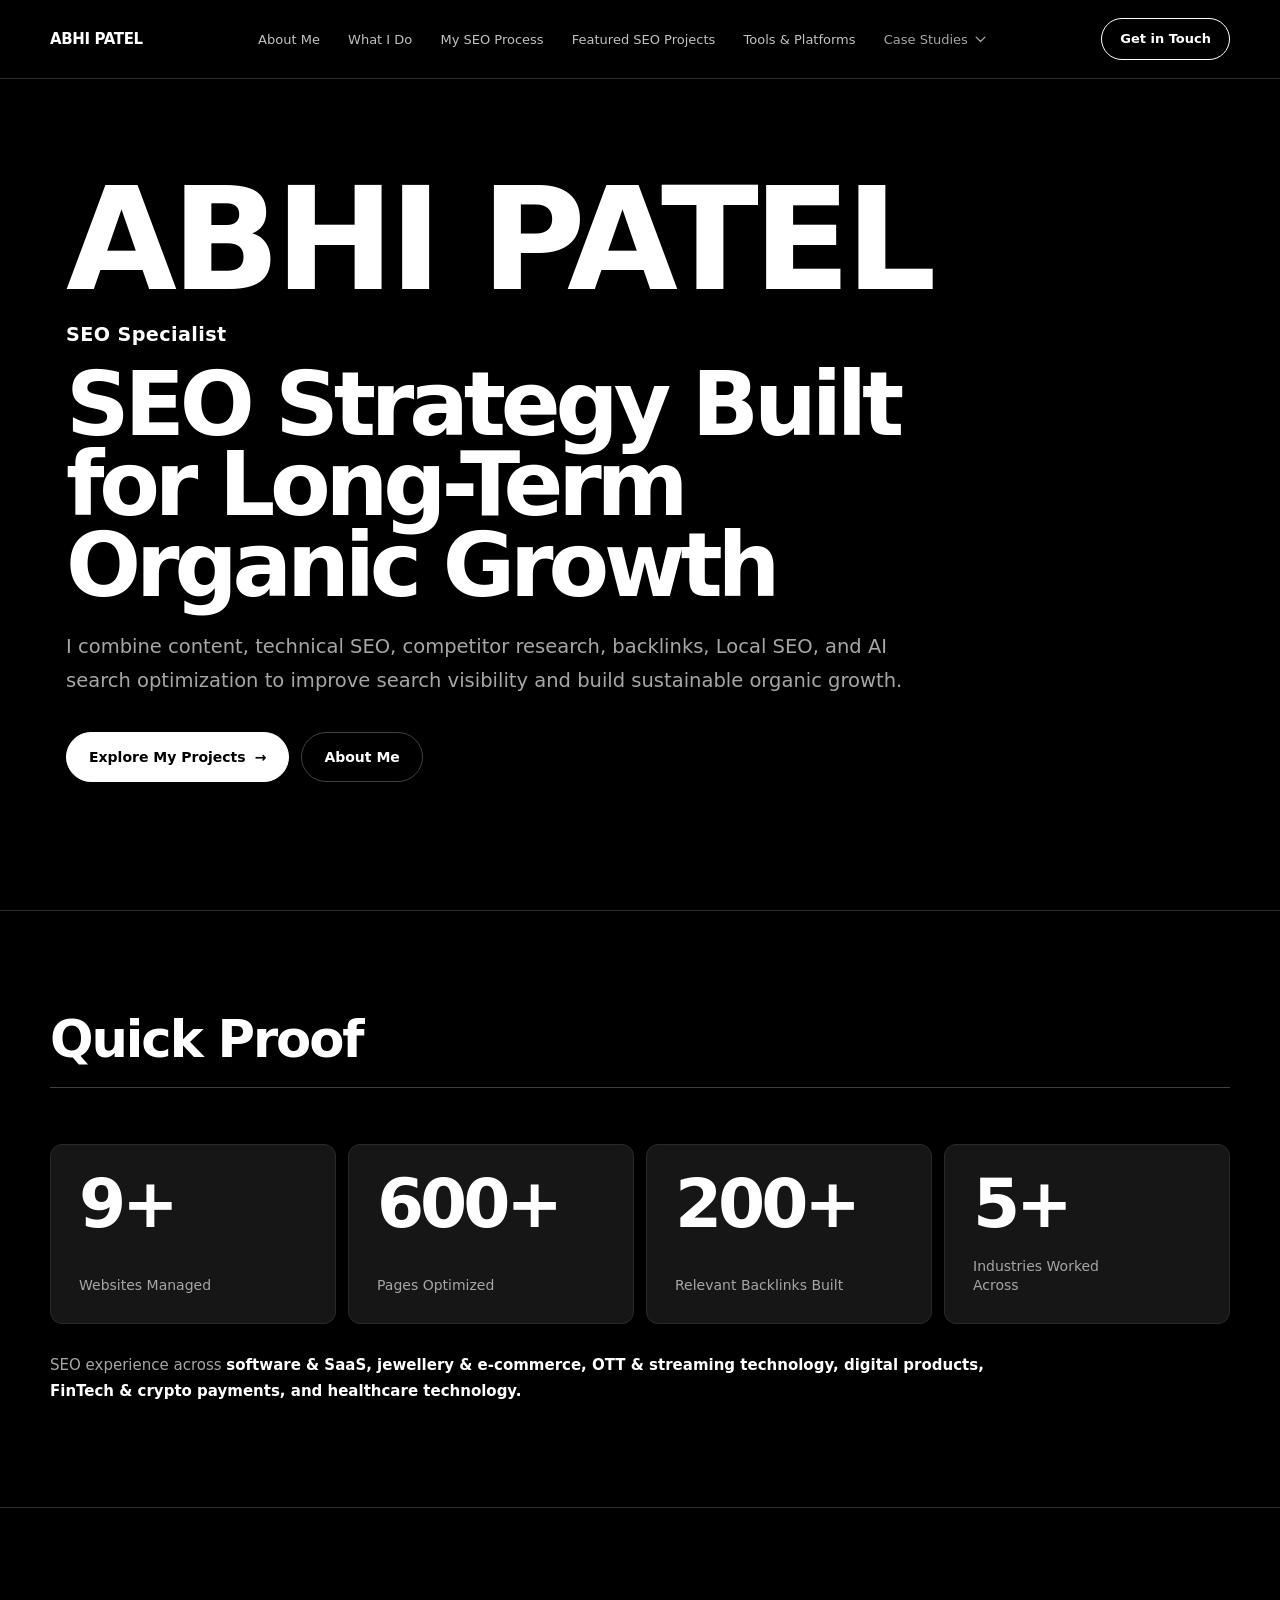
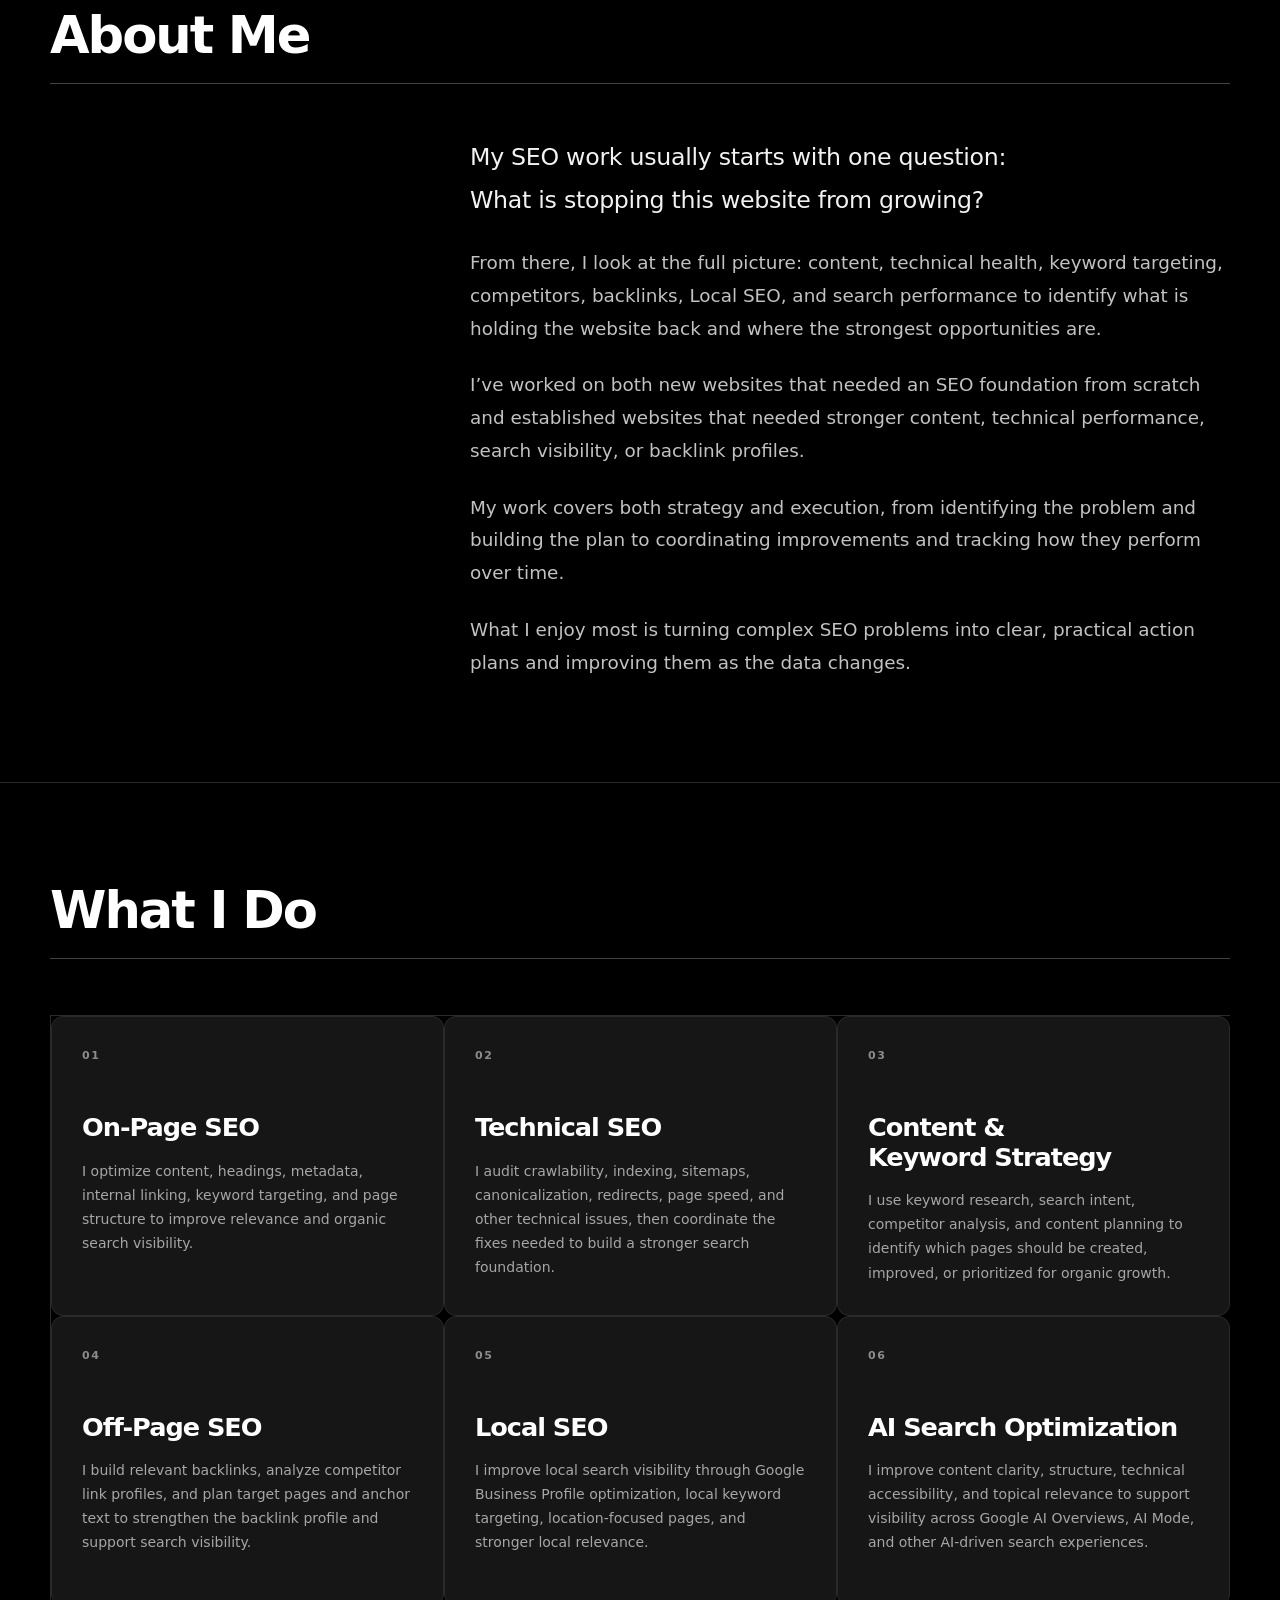
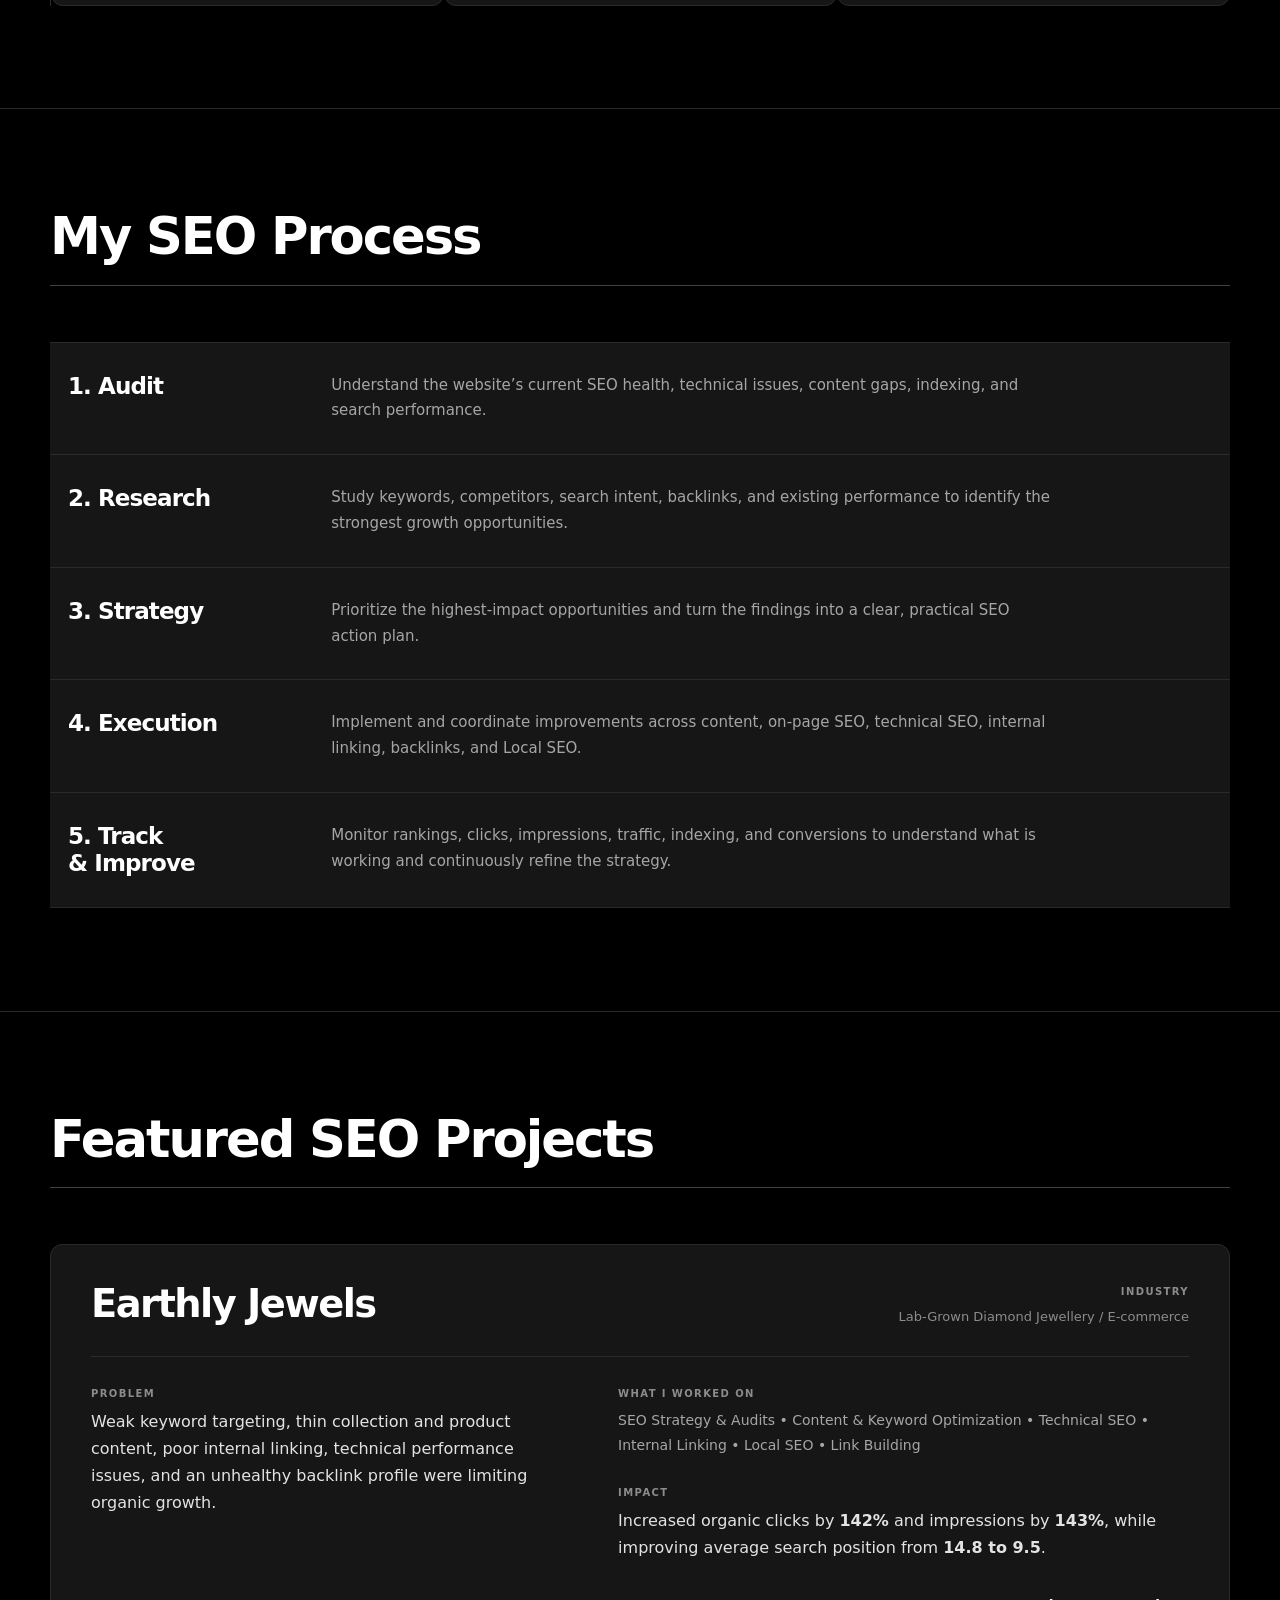
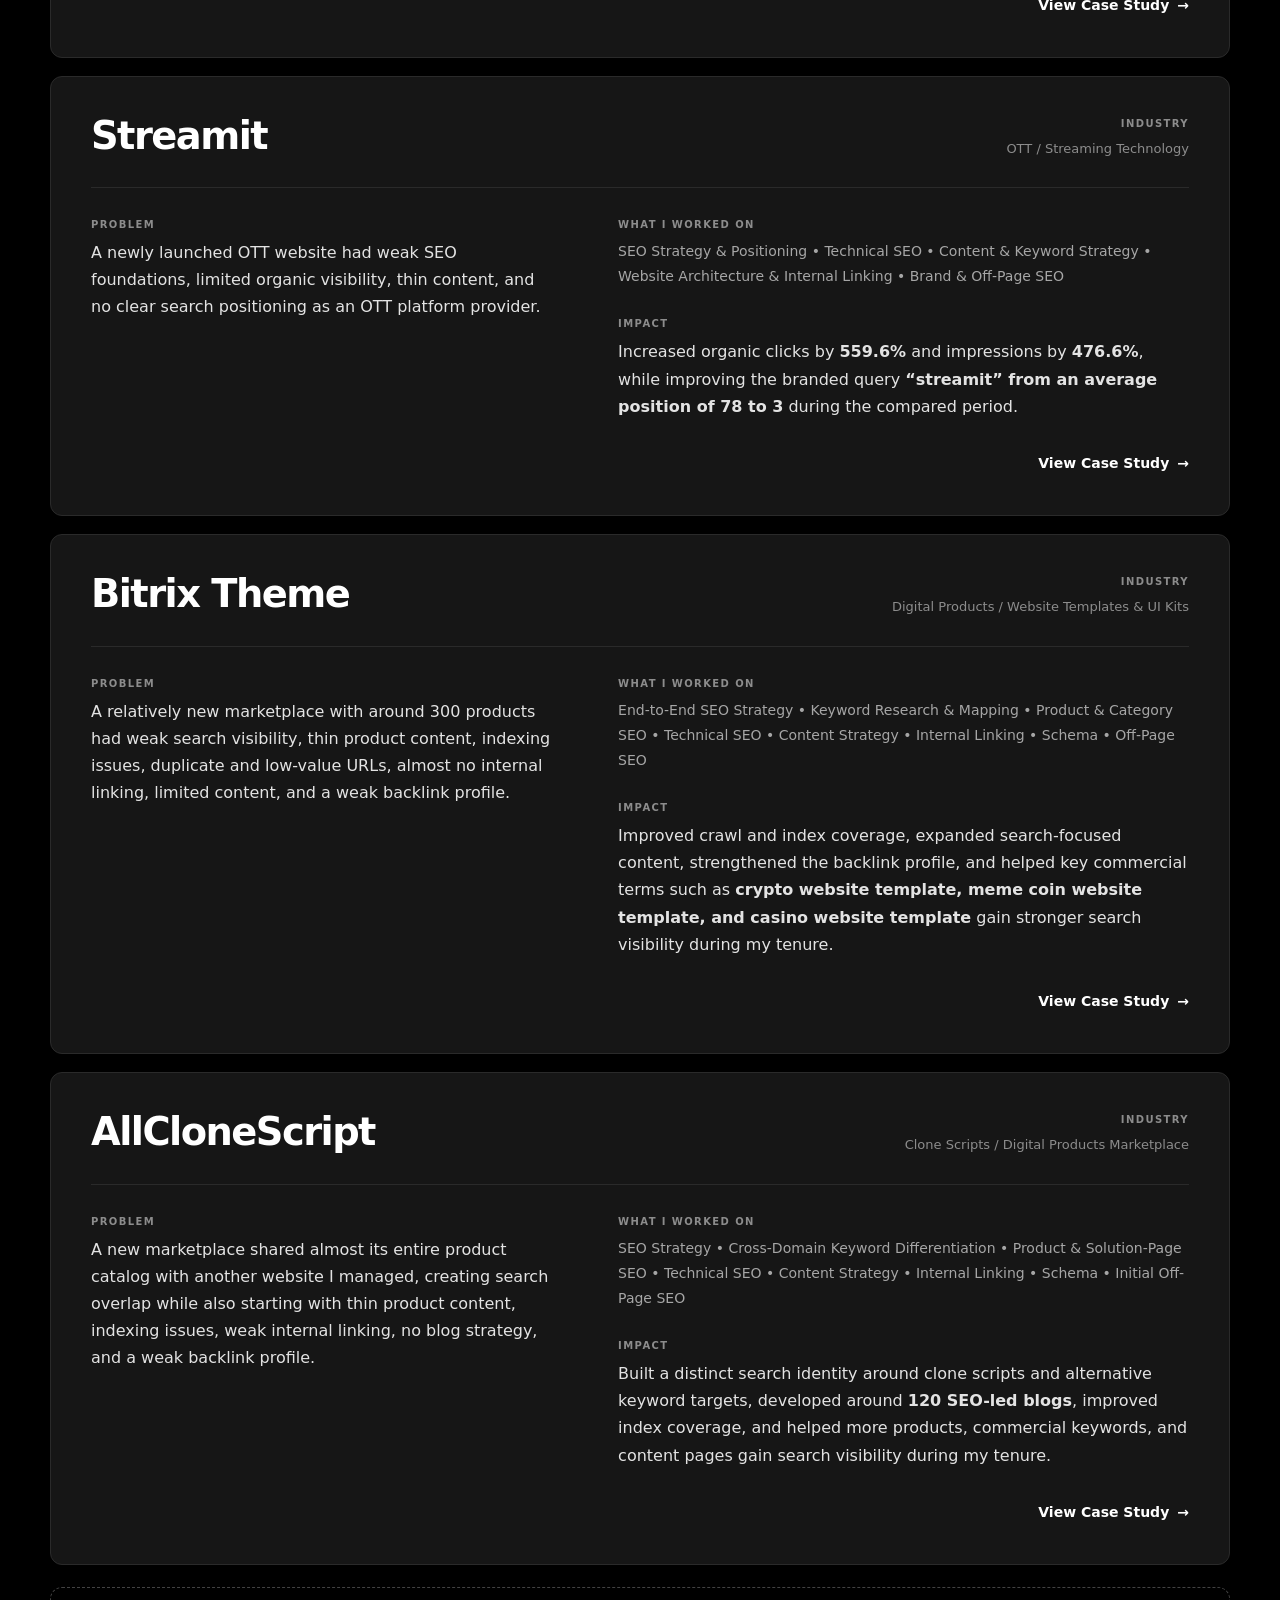
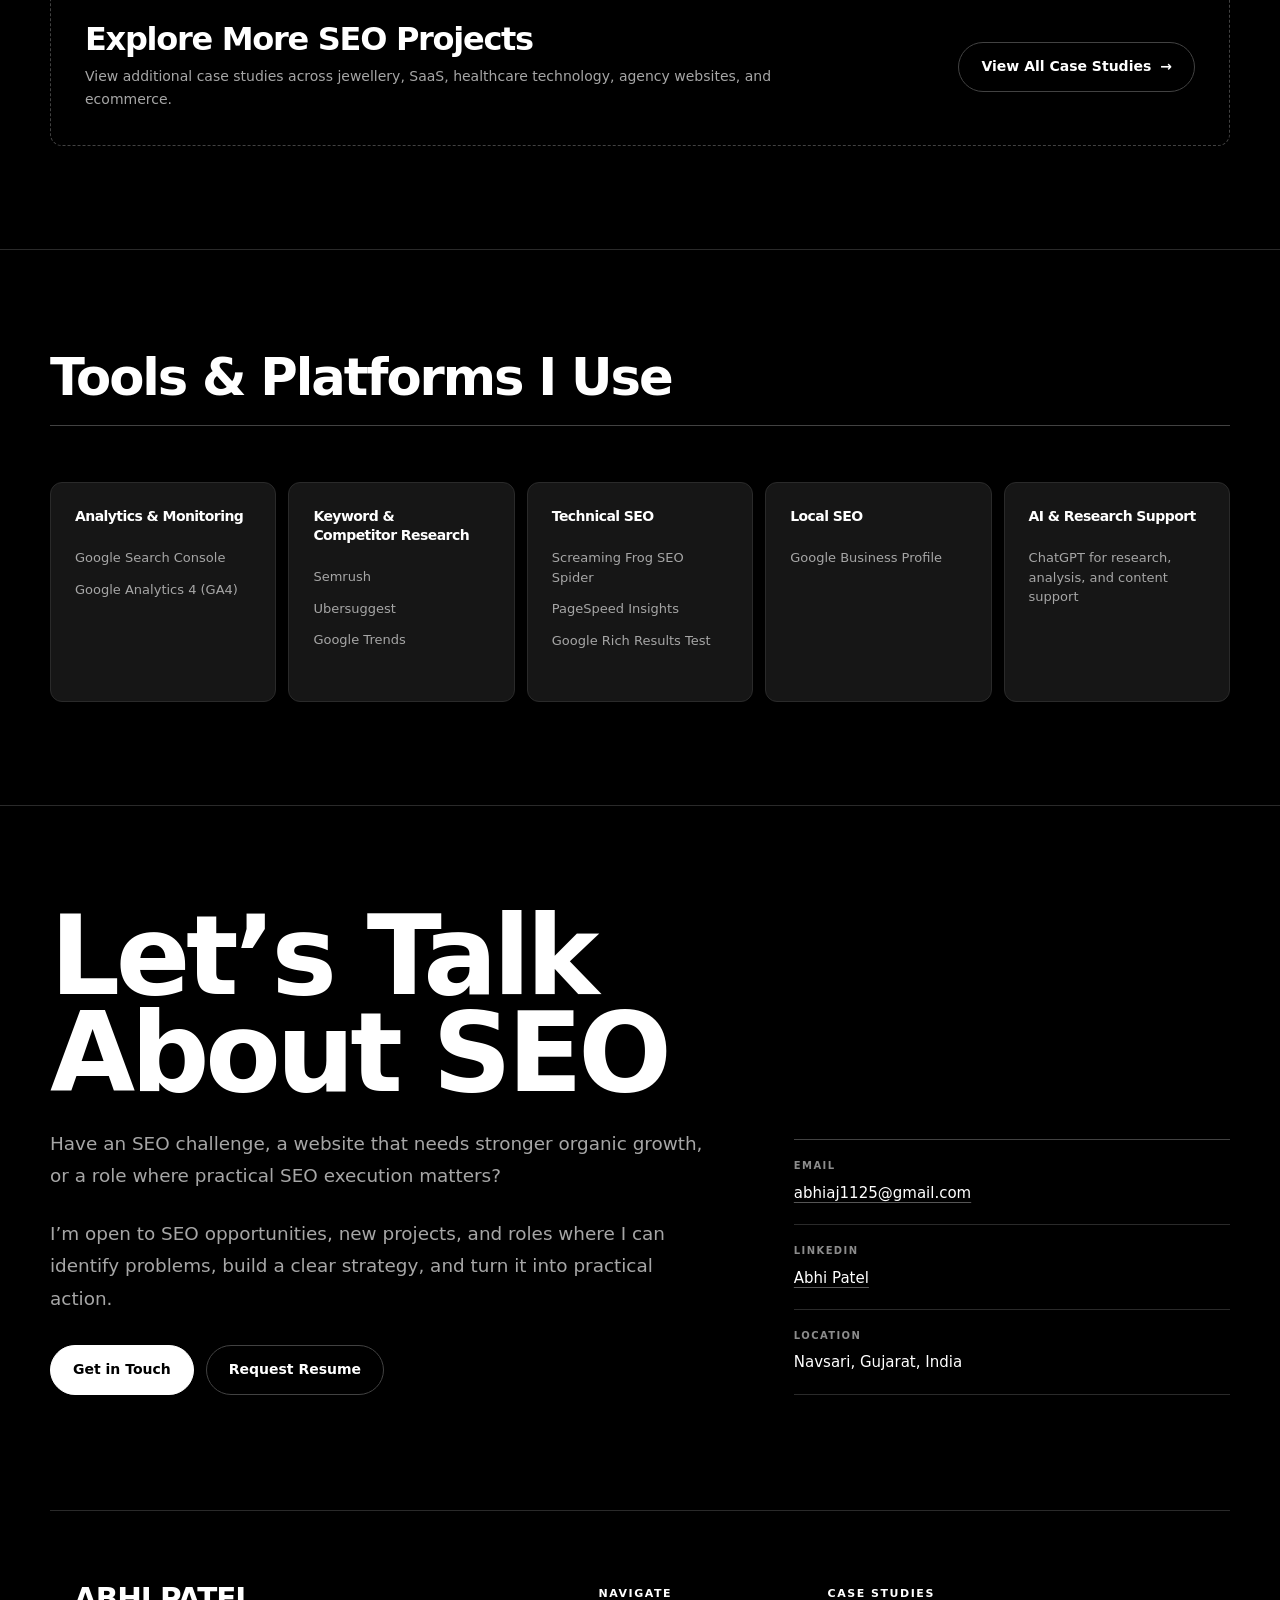
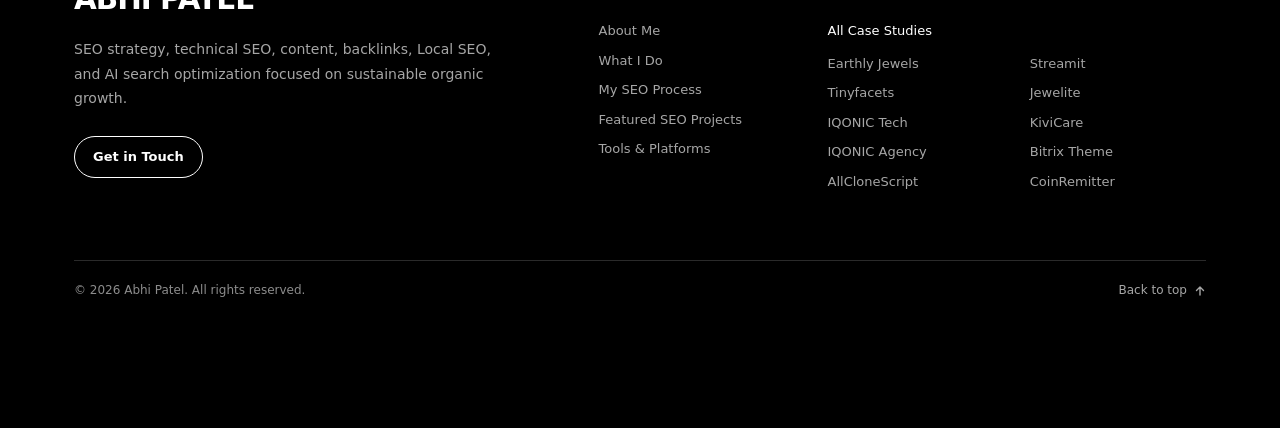
<file: index.html>
<!DOCTYPE html>

<html lang="en">
<head>
<meta charset="utf-8"/>
<meta content="width=device-width, initial-scale=1.0" name="viewport"/>
<meta name="google-site-verification" content="IFMh58K2VzK-FDygykqhCMgP3pZB3Sqr6pQ2hFt7yDw" />
<title>Abhi Patel | SEO Specialist Portfolio</title>
<meta content="SEO portfolio of Abhi Patel, featuring technical SEO, on-page SEO, content strategy, link building, Local SEO, AI search optimization, and detailed case studies." name="description"/>
<meta content="index,follow,max-image-preview:large" name="robots"/>
<meta content="#000000" name="theme-color"/>
<meta content="website" property="og:type"/>
<meta content="Abhi Patel | SEO Specialist Portfolio" property="og:title"/>
<meta content="SEO portfolio of Abhi Patel, featuring technical SEO, on-page SEO, content strategy, link building, Local SEO, AI search optimization, and detailed case studies." property="og:description"/>
<meta content="summary_large_image" name="twitter:card"/>
<link rel="icon"
      type="image/png"
      sizes="48x48"
      href="assets/images/favicon/favicon.png">
<link rel="canonical" href="https://seo-abhi.github.io/portfolio/">
<meta property="og:title" content="Abhi Patel | SEO Specialist">

<meta property="og:description" content="SEO portfolio of Abhi Patel covering technical SEO, content strategy, backlinks, Local SEO, AI search optimization, and real SEO case studies.">

<meta property="og:type" content="website">

<meta property="og:url" content="https://seo-abhi.github.io/portfolio/">

<meta property="og:image" content="https://seo-abhi.github.io/portfolio/assets/images/og/abhi-patel-seo-portfolio-og.jpg">

<meta property="og:image:width" content="1200">
<meta property="og:image:height" content="627">

<meta property="og:image:alt" content="Abhi Patel SEO Specialist Portfolio">

<meta name="twitter:card" content="summary_large_image">

<meta name="twitter:title" content="Abhi Patel | SEO Specialist">

<meta name="twitter:description" content="SEO portfolio of Abhi Patel covering technical SEO, content strategy, backlinks, Local SEO, AI search optimization, and real SEO case studies.">

<meta name="twitter:image" content="https://seo-abhi.github.io/portfolio/assets/images/og/abhi-patel-seo-portfolio-og.jpg">
<style>
    :root {
      --bg: #000;
      --surface: #070707;
      --surface-2: #0b0b0b;
      --text: #fff;
      --muted: #a9a9a9;
      --muted-2: #747474;
      --line: #252525;
      --line-strong: #3a3a3a;
      --max: 1240px;
      --radius: 16px;
      --radius-sm: 12px;
      --ease: 220ms ease;
    }

    * {
      box-sizing: border-box;
      margin: 0;
      padding: 0;
    }

    html {
      scroll-behavior: smooth;
      background: var(--bg);
    }

    body {
      margin: 0;
      background: var(--bg);
      color: var(--text);
      font-family: Arial, Helvetica, sans-serif;
      font-size: 16px;
      line-height: 1.65;
      -webkit-font-smoothing: antialiased;
      text-rendering: optimizeLegibility;
    }

    a {
      color: inherit;
      text-decoration: none;
    }

    button,
    a {
      -webkit-tap-highlight-color: transparent;
    }

    :focus-visible {
      outline: 2px solid #fff;
      outline-offset: 4px;
    }

    ::selection {
      color: #000;
      background: #fff;
    }

    .container {
      width: min(calc(100% - 48px), var(--max));
      margin-inline: auto;
    }

    .skip-link {
      position: fixed;
      left: 14px;
      top: 14px;
      z-index: 9999;
      padding: 10px 14px;
      border-radius: 8px;
      color: #000;
      background: #fff;
      font-weight: 700;
      transform: translateY(-180%);
    }

    .skip-link:focus {
      transform: translateY(0);
    }

    /* =========================
       HEADER
       ========================= */
    .site-header {
      position: sticky;
      top: 0;
      z-index: 1000;
      background: rgba(0, 0, 0, 0.86);
      border-bottom: 1px solid rgba(255,255,255,.08);
      backdrop-filter: blur(16px);
      -webkit-backdrop-filter: blur(16px);
    }

    .nav {
      min-height: 72px;
      display: flex;
      align-items: center;
      justify-content: space-between;
      gap: 28px;
    }

    .brand {
      font-size: 14px;
      font-weight: 800;
      letter-spacing: .03em;
      white-space: nowrap;
    }

    .nav-links {
      display: flex;
      align-items: center;
      gap: 26px;
      list-style: none;
    }

    .nav-links a {
      color: var(--muted);
      font-size: 13px;
      transition: color var(--ease);
    }

    .nav-links a:hover {
      color: #fff;
    }

    .nav-contact {
      display: inline-flex;
      align-items: center;
      justify-content: center;
      min-height: 42px;
      padding: 0 18px;
      border: 1px solid #fff;
      border-radius: 999px;
      font-size: 13px;
      font-weight: 700;
      transition: background var(--ease), color var(--ease);
    }

    .nav-contact:hover {
      background: #fff;
      color: #000;
    }

    .menu-toggle {
      display: none;
      width: 44px;
      height: 44px;
      border: 1px solid var(--line-strong);
      border-radius: 50%;
      background: transparent;
      color: #fff;
      cursor: pointer;
    }

    .menu-toggle span,
    .menu-toggle::before,
    .menu-toggle::after {
      content: "";
      display: block;
      width: 18px;
      height: 1px;
      margin: 4px auto;
      background: currentColor;
      transition: transform var(--ease), opacity var(--ease);
    }

    .menu-toggle[aria-expanded="true"] span {
      opacity: 0;
    }

    .menu-toggle[aria-expanded="true"]::before {
      transform: translateY(5px) rotate(45deg);
    }

    .menu-toggle[aria-expanded="true"]::after {
      transform: translateY(-5px) rotate(-45deg);
    }

    /* =========================
       GENERIC SECTION
       ========================= */
    .section {
      padding: clamp(82px, 9vw, 124px) 0;
      border-top: 1px solid var(--line);
    }

    .section-heading {
      margin-bottom: clamp(34px, 5vw, 56px);
    }

    .section-heading h2 {
      font-size: clamp(2rem, 4vw, 3.6rem);
      line-height: 1;
      letter-spacing: -0.045em;
      font-weight: 800;
    }

    .section-rule {
      width: 100%;
      height: 1px;
      margin-top: 22px;
      background: var(--line-strong);
    }

    /* =========================
       HERO
       ========================= */
    .hero {
      min-height: calc(100vh - 72px);
      display: flex;
      align-items: center;
      padding: clamp(62px, 8vw, 110px) 0 clamp(74px, 9vw, 124px);
    }

    .hero-inner {
      width: 100%;
      /* Slight breathing room from the left edge without centering the hero. */
      padding-inline-start: clamp(14px, 1.25vw, 20px);
    }

    .hero h1 {
      max-width: 100%;
      white-space: nowrap;
      font-size: clamp(3.7rem, 11.2vw, 9.6rem);
      line-height: .82;
      letter-spacing: -0.075em;
      font-weight: 900;
    }

    .hero-role {
      margin-top: clamp(32px, 4vw, 46px);
      color: #d9d9d9;
      font-size: clamp(1rem, 1.6vw, 1.3rem);
      line-height: 1.25;
      letter-spacing: .04em;
      font-weight: 700;
    }

    .hero-title {
      max-width: 960px;
      margin-top: 18px;
      font-size: clamp(2rem, 4.6vw, 4rem);
      line-height: 1.03;
      letter-spacing: -0.048em;
      font-weight: 750;
    }

    .hero-copy {
      max-width: 840px;
      margin-top: 24px;
      color: var(--muted);
      font-size: clamp(1rem, 1.55vw, 1.22rem);
      line-height: 1.75;
    }

    .hero-actions {
      display: flex;
      flex-wrap: wrap;
      gap: 12px;
      margin-top: 34px;
    }

    .btn {
      display: inline-flex;
      align-items: center;
      justify-content: center;
      gap: 9px;
      min-height: 50px;
      padding: 0 22px;
      border: 1px solid var(--line-strong);
      border-radius: 999px;
      font-size: 14px;
      font-weight: 750;
      transition: transform var(--ease), border-color var(--ease), background var(--ease), color var(--ease);
    }

    .btn:hover {
      transform: translateY(-2px);
    }

    .btn-primary {
      border-color: #fff;
      background: #fff;
      color: #000;
    }

    .btn-primary:hover {
      background: #dedede;
      border-color: #dedede;
    }

    .btn-secondary:hover {
      border-color: #fff;
    }

    /* =========================
       QUICK PROOF
       ========================= */
    .proof-grid {
      display: grid;
      grid-template-columns: repeat(4, minmax(0, 1fr));
      gap: 12px;
    }

    .proof-card {
      min-height: 180px;
      padding: 28px;
      border: 1px solid var(--line);
      border-radius: var(--radius);
      background: var(--surface);
      display: flex;
      flex-direction: column;
      justify-content: space-between;
    }

    .proof-card strong {
      display: block;
      font-size: clamp(3rem, 5.3vw, 4.8rem);
      line-height: .9;
      letter-spacing: -0.06em;
      font-weight: 850;
    }

    .proof-card span {
      max-width: 170px;
      color: var(--muted);
      font-size: 14px;
      line-height: 1.35;
    }

    .proof-note {
      max-width: 980px;
      margin-top: 28px;
      color: var(--muted);
      font-size: 15px;
      line-height: 1.75;
    }

    .proof-note strong {
      color: #fff;
      font-weight: 650;
    }

    /* =========================
       ABOUT
       ========================= */
    .about-layout {
      display: flex;
      justify-content: flex-end;
    }

    .about-copy {
      width: min(100%, 760px);
      display: grid;
      gap: 24px;
      color: #c5c5c5;
      font-size: clamp(1rem, 1.45vw, 1.15rem);
      line-height: 1.78;
    }

    .about-opening {
      display: grid;
      gap: 8px;
      margin-bottom: 6px;
    }

    .about-opening p {
      color: #f2f2f2;
      font-size: clamp(1.22rem, 1.9vw, 1.48rem);
      line-height: 1.45;
      font-weight: 400;
      letter-spacing: -0.012em;
    }

    /* =========================
       WHAT I DO
       ========================= */
    .services-grid {
      display: grid;
      grid-template-columns: repeat(3, minmax(0, 1fr));
      border-top: 1px solid var(--line);
      border-left: 1px solid var(--line);
    }

    .service-card {
      min-height: 290px;
      padding: 30px;
      border-right: 1px solid var(--line);
      border-bottom: 1px solid var(--line);
      background: transparent;
      transition: background var(--ease);
    }

    .service-card:hover {
      background: var(--surface);
    }

    .service-card h3 {
      margin-top: 48px;
      font-size: clamp(1.35rem, 2vw, 1.65rem);
      line-height: 1.15;
      letter-spacing: -0.025em;
    }

    .service-card p {
      margin-top: 16px;
      color: var(--muted);
      font-size: 14px;
      line-height: 1.72;
    }

    .service-number {
      color: var(--muted-2);
      font-size: 11px;
      font-weight: 700;
      letter-spacing: .14em;
    }

    /* =========================
       PROCESS
       ========================= */
    .process-list {
      border-top: 1px solid var(--line);
    }

    .process-step {
      display: grid;
      grid-template-columns: 74px 220px minmax(0, 1fr);
      gap: 28px;
      align-items: start;
      padding: 30px 0;
      border-bottom: 1px solid var(--line);
    }

    .process-number {
      color: var(--muted-2);
      font-size: 12px;
      font-weight: 700;
      letter-spacing: .12em;
    }

    .process-step h3 {
      font-size: clamp(1.3rem, 2vw, 1.7rem);
      line-height: 1.2;
      letter-spacing: -0.025em;
    }

    .process-step p {
      max-width: 760px;
      color: var(--muted);
      font-size: 15px;
    }

    /* =========================
       PROJECTS
       ========================= */
    .projects {
      display: grid;
      gap: 18px;
    }

    .project-card {
      padding: clamp(24px, 4vw, 40px);
      border: 1px solid var(--line);
      border-radius: var(--radius);
      background: linear-gradient(145deg, #090909 0%, #030303 100%);
    }

    .project-top {
      display: flex;
      align-items: flex-start;
      justify-content: space-between;
      gap: 28px;
      padding-bottom: 28px;
      border-bottom: 1px solid var(--line);
    }

    .project-card h3 {
      font-size: clamp(2rem, 4.4vw, 3.5rem);
      line-height: .98;
      letter-spacing: -0.05em;
      font-weight: 800;
    }

    .industry {
      max-width: 300px;
      color: var(--muted);
      font-size: 13px;
      text-align: right;
    }

    .project-body {
      display: grid;
      grid-template-columns: minmax(0, .9fr) minmax(0, 1.1fr);
      gap: clamp(28px, 5vw, 60px);
      padding-top: 30px;
    }

    .project-block + .project-block {
      margin-top: 28px;
    }

    .project-label {
      display: block;
      margin-bottom: 8px;
      color: var(--muted-2);
      font-size: 10px;
      line-height: 1.3;
      letter-spacing: .14em;
      font-weight: 800;
      text-transform: uppercase;
    }

    .project-text {
      color: #e3e3e3;
      font-size: 16px;
      line-height: 1.7;
    }

    .project-scope {
      color: var(--muted);
      font-size: 14px;
      line-height: 1.8;
    }

    .project-footer {
      display: flex;
      justify-content: flex-end;
      margin-top: 32px;
    }

    .text-link {
      display: inline-flex;
      align-items: center;
      gap: 8px;
      font-size: 14px;
      font-weight: 750;
    }

    .text-link span {
      transition: transform var(--ease);
    }

    .text-link:hover span {
      transform: translateX(4px);
    }

    .more-projects {
      margin-top: 22px;
      padding: clamp(24px, 4vw, 34px);
      border: 1px dashed var(--line-strong);
      border-radius: var(--radius);
      display: flex;
      align-items: center;
      justify-content: space-between;
      gap: 26px;
    }

    .more-projects h3 {
      font-size: clamp(1.4rem, 2.6vw, 2rem);
      line-height: 1.1;
      letter-spacing: -0.03em;
    }

    .more-projects p {
      max-width: 720px;
      margin-top: 8px;
      color: var(--muted);
      font-size: 14px;
    }

    /* =========================
       TOOLS
       ========================= */
    .tools-grid {
      display: grid;
      grid-template-columns: repeat(5, minmax(0, 1fr));
      gap: 12px;
    }

    .tool-card {
      min-height: 220px;
      padding: 24px;
      border: 1px solid var(--line);
      border-radius: var(--radius-sm);
      background: var(--surface);
    }

    .tool-card h3 {
      font-size: 14px;
      line-height: 1.35;
      letter-spacing: -.015em;
    }

    .tool-card ul {
      margin-top: 22px;
      display: grid;
      gap: 12px;
      list-style: none;
    }

    .tool-card li {
      color: var(--muted);
      font-size: 13px;
      line-height: 1.5;
    }

    /* =========================
       CONTACT
       ========================= */
    .contact-grid {
      display: grid;
      grid-template-columns: minmax(0, 1.2fr) minmax(280px, .8fr);
      gap: clamp(48px, 7vw, 90px);
      align-items: end;
    }

    .contact-heading h2 {
      font-size: clamp(3.3rem, 8.6vw, 7.5rem);
      line-height: .88;
      letter-spacing: -0.07em;
      font-weight: 850;
    }

    .contact-copy {
      max-width: 760px;
      margin-top: 26px;
      color: var(--muted);
      font-size: clamp(1rem, 1.45vw, 1.15rem);
      line-height: 1.75;
    }

    .contact-actions {
      display: flex;
      flex-wrap: wrap;
      gap: 12px;
      margin-top: 30px;
    }

    .contact-details {
      border-top: 1px solid var(--line-strong);
    }

    .contact-row {
      padding: 18px 0;
      border-bottom: 1px solid var(--line);
    }

    .contact-row strong {
      display: block;
      color: var(--muted-2);
      font-size: 10px;
      letter-spacing: .14em;
      text-transform: uppercase;
    }

    .contact-row a,
    .contact-row span {
      display: inline-block;
      margin-top: 6px;
      color: #fff;
      font-size: 15px;
    }

    .contact-row a {
      text-decoration: underline;
      text-decoration-color: #555;
      text-underline-offset: 4px;
    }

    /* =========================
       RESPONSIVE
       ========================= */
    @media (max-width: 1100px) {
      .services-grid {
        grid-template-columns: repeat(2, minmax(0, 1fr));
      }

      .proof-grid {
        grid-template-columns: repeat(2, minmax(0, 1fr));
      }

      .tools-grid {
        grid-template-columns: repeat(3, minmax(0, 1fr));
      }

      .contact-grid {
        grid-template-columns: 1fr;
      }
    }

    @media (max-width: 860px) {
      .about-layout {
        display: block;
      }

      .about-copy {
        width: 100%;
      }

      .menu-toggle {
        display: block;
      }

      .nav-contact {
        display: none;
      }

      .nav-links {
        position: absolute;
        top: 72px;
        left: 24px;
        right: 24px;
        display: none;
        padding: 18px;
        border: 1px solid var(--line);
        border-radius: 14px;
        background: #080808;
      }

      .nav-links.open {
        display: grid;
        gap: 2px;
      }

      .nav-links a {
        display: block;
        padding: 10px 6px;
        color: #e0e0e0;
      }

      .process-step {
        grid-template-columns: 52px 160px minmax(0, 1fr);
        gap: 18px;
      }

      .project-body {
        grid-template-columns: 1fr;
        gap: 24px;
      }
    }

    @media (max-width: 680px) {
      .container {
        width: min(calc(100% - 28px), var(--max));
      }

      .hero-inner {
        padding-inline-start: 6px;
      }

      .hero {
        min-height: auto;
        padding: 58px 0 76px;
      }

      .hero h1 {
        font-size: clamp(3rem, 16vw, 5.4rem);
        letter-spacing: -0.068em;
      }

      .hero-actions,
      .contact-actions {
        flex-direction: column;
      }

      .hero-actions .btn,
      .contact-actions .btn {
        width: 100%;
      }

      .proof-grid {
        grid-template-columns: 1fr;
      }

      .proof-card {
        min-height: 130px;
        padding: 22px;
      }

      .services-grid {
        grid-template-columns: 1fr;
      }

      .service-card {
        min-height: auto;
        padding: 24px;
      }

      .service-card h3 {
        margin-top: 32px;
      }

      .process-step {
        grid-template-columns: 42px 1fr;
      }

      .process-step p {
        grid-column: 2;
      }

      .project-top {
        display: block;
      }

      .industry {
        margin-top: 15px;
        text-align: left;
      }

      .project-footer {
        justify-content: flex-start;
      }

      .more-projects {
        align-items: flex-start;
        flex-direction: column;
      }

      .tools-grid {
        grid-template-columns: 1fr;
      }

      .tool-card {
        min-height: auto;
      }

      .contact-heading h2 {
        font-size: clamp(3rem, 15vw, 5rem);
      }

      .footer {
        flex-direction: column;
        align-items: flex-start;
      }
    }

    @media (max-width: 420px) {
      .hero h1 {
        font-size: clamp(2.75rem, 15vw, 4rem);
      }

      .brand {
        font-size: 13px;
      }
    }

    @media (prefers-reduced-motion: reduce) {
      html {
        scroll-behavior: auto;
      }

      *,
      *::before,
      *::after {
        transition-duration: 0.01ms !important;
        animation-duration: 0.01ms !important;
        animation-iteration-count: 1 !important;
      }
    }
  
    /* =========================
       CASE STUDIES NAV DROPDOWN
       ========================= */
    .case-studies-menu {
      position: relative;
      flex: 0 0 auto;
    }

    .case-studies-trigger {
      display: inline-flex;
      align-items: center;
      gap: 7px;
      padding: 0;
      border: 0;
      background: transparent;
      color: var(--muted);
      font: inherit;
      font-size: 13px;
      cursor: pointer;
      transition: color var(--ease);
      white-space: nowrap;
    }

    .case-studies-trigger:hover,
    .case-studies-trigger:focus-visible,
    .case-studies-menu.is-open .case-studies-trigger {
      color: #fff;
    }

    .case-studies-chevron {
      width: 12px;
      height: 8px;
      flex: 0 0 auto;
      color: currentColor;
      transform-origin: 50% 50%;
      transition: transform var(--ease);
    }

    .case-studies-menu.is-open .case-studies-chevron {
      transform: rotate(180deg);
    }

    .case-studies-dropdown {
      position: absolute;
      top: calc(100% + 20px);
      right: 0;
      z-index: 1200;
      width: 224px;
      display: grid;
      gap: 2px;
      padding: 10px;
      border: 1px solid rgba(255,255,255,.14);
      border-radius: 14px;
      background: #080808;
      box-shadow: 0 22px 60px rgba(0,0,0,.5);
      opacity: 0;
      visibility: hidden;
      transform: translateY(-8px);
      pointer-events: none;
      transition:
        opacity var(--ease),
        transform var(--ease),
        visibility var(--ease);
    }

    .case-studies-menu::after {
      content: "";
      position: absolute;
      left: 0;
      right: 0;
      top: 100%;
      height: 22px;
    }

    .case-studies-menu:hover .case-studies-dropdown,
    .case-studies-menu:focus-within .case-studies-dropdown,
    .case-studies-menu.is-open .case-studies-dropdown {
      opacity: 1;
      visibility: visible;
      transform: translateY(0);
      pointer-events: auto;
    }

    .case-studies-dropdown a {
      display: block;
      padding: 10px 11px;
      border-radius: 8px;
      color: #bdbdbd;
      font-size: 13px;
      line-height: 1.25;
      white-space: nowrap;
      transition: color var(--ease), background var(--ease);
    }

    .case-studies-dropdown a:hover,
    .case-studies-dropdown a:focus-visible {
      color: #fff;
      background: #141414;
    }

    .case-studies-dropdown .case-studies-all {
      margin-bottom: 5px;
      padding-bottom: 13px;
      border-bottom: 1px solid rgba(255,255,255,.1);
      border-radius: 8px 8px 0 0;
      color: #fff;
      font-weight: 700;
    }

    /* Keep the desktop nav balanced when the extra Case Studies item is present. */
    @media (max-width: 1100px) and (min-width: 861px) {
      .nav {
        gap: 18px;
      }

      .nav-links {
        gap: 18px;
      }

      .nav-contact {
        display: none;
      }
    }

    @media (max-width: 860px) {
      .case-studies-menu {
        width: 100%;
      }

      .case-studies-trigger {
        width: 100%;
        min-height: 42px;
        justify-content: space-between;
        padding: 10px 6px;
        color: #e0e0e0;
      }

      .case-studies-dropdown {
        position: static;
        width: 100%;
        margin-top: 4px;
        padding: 4px 0 6px 12px;
        border: 0;
        border-left: 1px solid rgba(255,255,255,.16);
        border-radius: 0;
        background: transparent;
        box-shadow: none;
        opacity: 1;
        visibility: visible;
        transform: none;
        pointer-events: auto;
        display: none;
      }

      .case-studies-menu:hover .case-studies-dropdown,
      .case-studies-menu:focus-within .case-studies-dropdown {
        display: none;
      }

      .case-studies-menu.is-open .case-studies-dropdown {
        display: grid;
      }

      .case-studies-menu::after {
        display: none;
      }

      .case-studies-dropdown a {
        padding: 9px 8px;
        font-size: 13px;
      }

      .case-studies-dropdown .case-studies-all {
        margin-bottom: 3px;
      }
    }

    /* =========================
       SITE FOOTER
       ========================= */
    .site-footer {
      margin-top: clamp(90px, 10vw, 150px);
      border-top: 1px solid rgba(255,255,255,.08);
      background:
        radial-gradient(circle at 12% 18%, rgba(255,255,255,.035), transparent 31%),
        #000;
    }

    .footer-shell {
      padding-top: clamp(52px, 6vw, 78px);
      padding-bottom: 24px;
    }

    .footer-main {
      display: grid;
      grid-template-columns: minmax(260px, .82fr) minmax(520px, 1.18fr);
      gap: clamp(54px, 8vw, 110px);
      align-items: start;
    }

    .footer-intro {
      max-width: 430px;
    }

    .footer-brand {
      display: inline-block;
      color: #fff;
      font-size: clamp(1.35rem, 2.3vw, 2rem);
      font-weight: 900;
      letter-spacing: -.035em;
      line-height: 1;
    }

    .footer-intro p {
      margin: 22px 0 26px;
      color: var(--muted);
      font-size: 14px;
      line-height: 1.75;
    }

    .footer-cta {
      display: inline-flex;
      align-items: center;
      justify-content: center;
      min-height: 42px;
      padding: 0 18px;
      border: 1px solid #fff;
      border-radius: 999px;
      color: #fff;
      font-size: 13px;
      font-weight: 700;
      transition: background var(--ease), color var(--ease);
    }

    .footer-cta:hover,
    .footer-cta:focus-visible {
      background: #fff;
      color: #000;
    }

    .footer-links-area {
      display: grid;
      grid-template-columns: minmax(170px, .58fr) minmax(300px, 1.42fr);
      gap: clamp(32px, 5vw, 72px);
    }

    .footer-column {
      display: flex;
      flex-direction: column;
      align-items: flex-start;
      gap: 12px;
    }

    .footer-label {
      margin-bottom: 8px;
      color: #fff;
      font-size: 11px;
      font-weight: 800;
      letter-spacing: .14em;
      text-transform: uppercase;
    }

    .footer-column > a,
    .footer-case-grid a {
      color: var(--muted);
      font-size: 13px;
      line-height: 1.35;
      transition: color var(--ease), transform var(--ease);
    }

    .footer-column > a:hover,
    .footer-column > a:focus-visible,
    .footer-case-grid a:hover,
    .footer-case-grid a:focus-visible {
      color: #fff;
    }

    .footer-all-cases {
      color: #fff !important;
      font-weight: normal;
    }

    .footer-case-grid {
      display: grid;
      grid-template-columns: repeat(2, minmax(0, 1fr));
      gap: 12px 26px;
      width: 100%;
      padding-top: 3px;
    }

    .footer-bottom {
      display: flex;
      align-items: center;
      justify-content: space-between;
      gap: 18px;
      margin-top: clamp(46px, 6vw, 72px);
      padding-top: 20px;
      border-top: 1px solid rgba(255,255,255,.08);
      color: var(--muted-2);
      font-size: 12px;
    }

    .back-to-top {
      display: inline-flex;
      align-items: center;
      gap: 7px;
      color: var(--muted);
      transition: color var(--ease);
    }

    .back-to-top:hover,
    .back-to-top:focus-visible {
      color: #fff;
    }

    @media (max-width: 980px) {
      .footer-main {
        grid-template-columns: 1fr;
        gap: 50px;
      }

      .footer-intro {
        max-width: 620px;
      }

      .footer-links-area {
        grid-template-columns: minmax(160px, .55fr) minmax(300px, 1.45fr);
      }
    }

    @media (max-width: 680px) {
      .footer-shell {
        padding-top: 46px;
      }

      .footer-links-area {
        grid-template-columns: 1fr;
        gap: 38px;
      }

      .footer-case-grid {
        grid-template-columns: repeat(2, minmax(0, 1fr));
        gap: 11px 20px;
      }

      .footer-bottom {
        align-items: flex-start;
        flex-direction: column;
      }
    }

    @media (max-width: 430px) {
      .footer-case-grid {
        grid-template-columns: 1fr;
      }
    }
</style>
<script type="application/ld+json">
  {
    "@context": "https://schema.org",
    "@type": "Person",
    "name": "Abhi Patel",
    "jobTitle": "SEO Specialist",
    "email": "mailto:abhiaj1125@gmail.com",
    "sameAs": [
      "https://www.linkedin.com/in/abhi-patel-9089b9205/"
    ],
    "address": {
      "@type": "PostalAddress",
      "addressLocality": "Navsari",
      "addressRegion": "Gujarat",
      "addressCountry": "IN"
    },
    "knowsAbout": [
      "On-Page SEO",
      "Technical SEO",
      "Content Strategy",
      "Keyword Research",
      "Off-Page SEO",
      "Local SEO",
      "AI Search Optimization",
      "Google Search Console",
      "Google Analytics 4"
    ]
  }
  </script>
<meta content="Abhi Patel" name="author"/><meta content="telephone=no" name="format-detection"/><meta content="Abhi Patel | SEO Specialist Portfolio" name="twitter:title"/><meta content="SEO portfolio of Abhi Patel, featuring technical SEO, on-page SEO, content strategy, link building, Local SEO, AI search optimization, and detailed case studies." name="twitter:description"/><link href="assets/favicon.svg" rel="icon" type="image/svg+xml"/><meta content="Abhi Patel SEO Portfolio" property="og:site_name"/><link href="assets/favicon.svg" rel="icon" type="image/svg+xml"/><link href="assets/css/site-shell.css" rel="stylesheet"/><link href="assets/css/design-refresh.css" rel="stylesheet"/><script defer="True" src="assets/js/site-shell.js"></script><!-- Run finalize-domain.py with the real production domain before launch to inject canonicals, og:url, og:image, BreadcrumbList and sitemap.xml. --><script data-site-schema="true" type="application/ld+json">{"@context": "https://schema.org", "@graph": [{"@type": "Person", "name": "Abhi Patel", "jobTitle": "SEO Specialist"}, {"@type": "WebSite", "name": "Abhi Patel SEO Portfolio"}]}</script></head>
<body data-page="home" id="top">
<a class="skip-link" href="#main">Skip to content</a>
<header class="global-header"><div class="global-shell global-header-inner">
<a class="global-brand" href="#home">ABHI PATEL</a>
<button aria-controls="global-primary-nav" aria-expanded="false" aria-label="Open navigation" class="global-menu-toggle" type="button"><span></span></button>
<nav aria-label="Primary navigation" class="global-nav" id="global-primary-nav"><ul class="global-nav-list">
<li><a class="global-nav-link" href="#about">About Me</a></li>
<li><a class="global-nav-link" href="#what-i-do">What I Do</a></li>
<li><a class="global-nav-link" href="#process">My SEO Process</a></li>
<li><a class="global-nav-link" href="#projects">Featured SEO Projects</a></li>
<li><a class="global-nav-link" href="#tools">Tools &amp; Platforms</a></li>
<li class="global-case-menu"><button aria-controls="global-case-dropdown" aria-expanded="false" aria-haspopup="true" class="global-case-trigger" type="button"><span>Case Studies</span><svg aria-hidden="true" class="global-case-chevron" viewbox="0 0 12 8"><path d="M1 1.25 6 6.25 11 1.25" fill="none" stroke="currentColor" stroke-linecap="round" stroke-linejoin="round" stroke-width="1.5"></path></svg></button><div class="global-case-dropdown" id="global-case-dropdown"><a class="global-all-cases" href="seo-case-studies.html">All Case Studies</a><a href="case-studies/earthly-jewels.html">Earthly Jewels</a><a href="case-studies/streamit.html">Streamit</a><a href="case-studies/tinyfacets.html">Tinyfacets</a><a href="case-studies/jewelite.html">Jewelite</a><a href="case-studies/iqonic-tech.html">IQONIC Tech</a><a href="case-studies/kivicare.html">KiviCare</a><a href="case-studies/iqonic-agency.html">IQONIC Agency</a><a href="case-studies/bitrix-theme.html">Bitrix Theme</a><a href="case-studies/allclonescript.html">AllCloneScript</a><a href="case-studies/coinremitter.html">CoinRemitter</a></div></li>
</ul></nav><a class="global-contact" href="mailto:abhiaj1125@gmail.com">Get in Touch</a></div></header>
<main id="main">
<!-- HERO -->
<section class="hero" id="home">
<div class="container hero-inner">
<h1>ABHI PATEL</h1>
<h2 class="hero-role">SEO Specialist</h2>
<h3 class="hero-title">SEO Strategy Built for Long-Term Organic Growth</h3>
<p class="hero-copy">
          I combine content, technical SEO, competitor research, backlinks, Local SEO,
          and AI search optimization to improve search visibility and build sustainable
          organic growth.
        </p>
<div class="hero-actions">
<a class="btn btn-primary" href="#projects">
            Explore My Projects <span aria-hidden="true">→</span>
</a>
<a class="btn btn-secondary" href="#about">About Me</a>
</div>
</div>
</section>
<!-- QUICK PROOF -->
<section aria-labelledby="quick-proof-heading" class="section">
<div class="container">
<div class="section-heading">
<h2 id="quick-proof-heading">Quick Proof</h2>
<div aria-hidden="true" class="section-rule"></div>
</div>
<div class="proof-grid">
<div class="proof-card">
<strong>9+</strong>
<span>Websites Managed</span>
</div>
<div class="proof-card">
<strong>600+</strong>
<span>Pages Optimized</span>
</div>
<div class="proof-card">
<strong>200+</strong>
<span>Relevant Backlinks Built</span>
</div>
<div class="proof-card">
<strong>5+</strong>
<span>Industries Worked Across</span>
</div>
</div>
<p class="proof-note">
          SEO experience across
          <strong>software &amp; SaaS, jewellery &amp; e-commerce, OTT &amp; streaming technology,
          digital products, FinTech &amp; crypto payments, and healthcare technology.</strong>
</p>
</div>
</section>
<!-- ABOUT ME -->
<section class="section" id="about">
<div class="container">
<div class="section-heading">
<h2>About Me</h2>
<div aria-hidden="true" class="section-rule"></div>
</div>
<div class="about-layout">
<div class="about-copy">
<div class="about-opening">
<p>My SEO work usually starts with one question:</p>
<p>What is stopping this website from growing?</p>
</div>
<p>
              From there, I look at the full picture: content, technical health, keyword
              targeting, competitors, backlinks, Local SEO, and search performance to identify
              what is holding the website back and where the strongest opportunities are.
            </p>
<p>
              I’ve worked on both new websites that needed an SEO foundation from scratch and
              established websites that needed stronger content, technical performance, search
              visibility, or backlink profiles.
            </p>
<p>
              My work covers both strategy and execution, from identifying the problem and building
              the plan to coordinating improvements and tracking how they perform over time.
            </p>
<p>
              What I enjoy most is turning complex SEO problems into clear, practical action plans
              and improving them as the data changes.
            </p>
</div>
</div>
</div>
</section>
<!-- WHAT I DO -->
<section class="section" id="what-i-do">
<div class="container">
<div class="section-heading">
<h2>What I Do</h2>
<div aria-hidden="true" class="section-rule"></div>
</div>
<div class="services-grid">
<article class="service-card">
<div class="service-number">01</div>
<h3>On-Page SEO</h3>
<p>
              I optimize content, headings, metadata, internal linking, keyword targeting,
              and page structure to improve relevance and organic search visibility.
            </p>
</article>
<article class="service-card">
<div class="service-number">02</div>
<h3>Technical SEO</h3>
<p>
              I audit crawlability, indexing, sitemaps, canonicalization, redirects, page speed,
              and other technical issues, then coordinate the fixes needed to build a stronger
              search foundation.
            </p>
</article>
<article class="service-card">
<div class="service-number">03</div>
<h3>Content &amp; Keyword Strategy</h3>
<p>
              I use keyword research, search intent, competitor analysis, and content planning to
              identify which pages should be created, improved, or prioritized for organic growth.
            </p>
</article>
<article class="service-card">
<div class="service-number">04</div>
<h3>Off-Page SEO</h3>
<p>
              I build relevant backlinks, analyze competitor link profiles, and plan target pages
              and anchor text to strengthen the backlink profile and support search visibility.
            </p>
</article>
<article class="service-card">
<div class="service-number">05</div>
<h3>Local SEO</h3>
<p>
              I improve local search visibility through Google Business Profile optimization,
              local keyword targeting, location-focused pages, and stronger local relevance.
            </p>
</article>
<article class="service-card">
<div class="service-number">06</div>
<h3>AI Search Optimization</h3>
<p>
              I improve content clarity, structure, technical accessibility, and topical relevance
              to support visibility across Google AI Overviews, AI Mode, and other AI-driven search
              experiences.
            </p>
</article>
</div>
</div>
</section>
<!-- SEO PROCESS -->
<section class="section" id="process">
<div class="container">
<div class="section-heading">
<h2>My SEO Process</h2>
<div aria-hidden="true" class="section-rule"></div>
</div>
<div class="process-list">
<article class="process-step">

<h3>1. Audit</h3>
<p>
              Understand the website’s current SEO health, technical issues, content gaps,
              indexing, and search performance.
            </p>
</article>
<article class="process-step">

<h3>2. Research</h3>
<p>
              Study keywords, competitors, search intent, backlinks, and existing performance
              to identify the strongest growth opportunities.
            </p>
</article>
<article class="process-step">

<h3>3. Strategy</h3>
<p>
              Prioritize the highest-impact opportunities and turn the findings into a clear,
              practical SEO action plan.
            </p>
</article>
<article class="process-step">

<h3>4. Execution</h3>
<p>
              Implement and coordinate improvements across content, on-page SEO, technical SEO,
              internal linking, backlinks, and Local SEO.
            </p>
</article>
<article class="process-step">

<h3>5. Track &amp; Improve</h3>
<p>
              Monitor rankings, clicks, impressions, traffic, indexing, and conversions to
              understand what is working and continuously refine the strategy.
            </p>
</article>
</div>
</div>
</section>
<!-- FEATURED SEO PROJECTS -->
<section class="section" id="projects">
<div class="container">
<div class="section-heading">
<h2>Featured SEO Projects</h2>
<div aria-hidden="true" class="section-rule"></div>
</div>
<div class="projects">
<article class="project-card">
<div class="project-top">
<h3>Earthly Jewels</h3>
<div class="industry">
<span class="project-label">Industry</span>
                Lab-Grown Diamond Jewellery / E-commerce
              </div>
</div>
<div class="project-body">
<div class="project-block">
<span class="project-label">Problem</span>
<p class="project-text">
                  Weak keyword targeting, thin collection and product content, poor internal linking,
                  technical performance issues, and an unhealthy backlink profile were limiting organic growth.
                </p>
</div>
<div>
<div class="project-block">
<span class="project-label">What I Worked On</span>
<p class="project-scope">
                    SEO Strategy &amp; Audits • Content &amp; Keyword Optimization • Technical SEO •
                    Internal Linking • Local SEO • Link Building
                  </p>
</div>
<div class="project-block">
<span class="project-label">Impact</span>
<p class="project-text">
                    Increased organic clicks by <strong>142%</strong> and impressions by
                    <strong>143%</strong>, while improving average search position from
                    <strong>14.8 to 9.5</strong>.
                  </p>
</div>
</div>
</div>
<div class="project-footer">
<a class="text-link" href="case-studies/earthly-jewels.html">
                View Case Study <span aria-hidden="true">→</span>
</a>
</div>
</article>
<article class="project-card">
<div class="project-top">
<h3>Streamit</h3>
<div class="industry">
<span class="project-label">Industry</span>
                OTT / Streaming Technology
              </div>
</div>
<div class="project-body">
<div class="project-block">
<span class="project-label">Problem</span>
<p class="project-text">
                  A newly launched OTT website had weak SEO foundations, limited organic visibility,
                  thin content, and no clear search positioning as an OTT platform provider.
                </p>
</div>
<div>
<div class="project-block">
<span class="project-label">What I Worked On</span>
<p class="project-scope">
                    SEO Strategy &amp; Positioning • Technical SEO • Content &amp; Keyword Strategy •
                    Website Architecture &amp; Internal Linking • Brand &amp; Off-Page SEO
                  </p>
</div>
<div class="project-block">
<span class="project-label">Impact</span>
<p class="project-text">
                    Increased organic clicks by <strong>559.6%</strong> and impressions by
                    <strong>476.6%</strong>, while improving the branded query
                    <strong>“streamit” from an average position of 78 to 3</strong> during the compared period.
                  </p>
</div>
</div>
</div>
<div class="project-footer">
<a class="text-link" href="case-studies/streamit.html">
                View Case Study <span aria-hidden="true">→</span>
</a>
</div>
</article>
<article class="project-card">
<div class="project-top">
<h3>Bitrix Theme</h3>
<div class="industry">
<span class="project-label">Industry</span>
                Digital Products / Website Templates &amp; UI Kits
              </div>
</div>
<div class="project-body">
<div class="project-block">
<span class="project-label">Problem</span>
<p class="project-text">
                  A relatively new marketplace with around 300 products had weak search visibility,
                  thin product content, indexing issues, duplicate and low-value URLs, almost no internal
                  linking, limited content, and a weak backlink profile.
                </p>
</div>
<div>
<div class="project-block">
<span class="project-label">What I Worked On</span>
<p class="project-scope">
                    End-to-End SEO Strategy • Keyword Research &amp; Mapping • Product &amp; Category SEO •
                    Technical SEO • Content Strategy • Internal Linking • Schema • Off-Page SEO
                  </p>
</div>
<div class="project-block">
<span class="project-label">Impact</span>
<p class="project-text">
                    Improved crawl and index coverage, expanded search-focused content, strengthened the
                    backlink profile, and helped key commercial terms such as
                    <strong>crypto website template, meme coin website template, and casino website template</strong>
                    gain stronger search visibility during my tenure.
                  </p>
</div>
</div>
</div>
<div class="project-footer">
<a class="text-link" href="case-studies/bitrix-theme.html">
                View Case Study <span aria-hidden="true">→</span>
</a>
</div>
</article>
<article class="project-card">
<div class="project-top">
<h3>AllCloneScript</h3>
<div class="industry">
<span class="project-label">Industry</span>
                Clone Scripts / Digital Products Marketplace
              </div>
</div>
<div class="project-body">
<div class="project-block">
<span class="project-label">Problem</span>
<p class="project-text">
                  A new marketplace shared almost its entire product catalog with another website I managed,
                  creating search overlap while also starting with thin product content, indexing issues,
                  weak internal linking, no blog strategy, and a weak backlink profile.
                </p>
</div>
<div>
<div class="project-block">
<span class="project-label">What I Worked On</span>
<p class="project-scope">
                    SEO Strategy • Cross-Domain Keyword Differentiation • Product &amp; Solution-Page SEO •
                    Technical SEO • Content Strategy • Internal Linking • Schema • Initial Off-Page SEO
                  </p>
</div>
<div class="project-block">
<span class="project-label">Impact</span>
<p class="project-text">
                    Built a distinct search identity around clone scripts and alternative keyword targets,
                    developed around <strong>120 SEO-led blogs</strong>, improved index coverage, and helped
                    more products, commercial keywords, and content pages gain search visibility during my tenure.
                  </p>
</div>
</div>
</div>
<div class="project-footer">
<a class="text-link" href="case-studies/allclonescript.html">
                View Case Study <span aria-hidden="true">→</span>
</a>
</div>
</article>
</div>
<div class="more-projects">
<div>
<h3>Explore More SEO Projects</h3>
<p>
              View additional case studies across jewellery, SaaS, healthcare technology,
              agency websites, and ecommerce.
            </p>
</div>
<a class="btn btn-secondary" href="seo-case-studies.html">
            View All Case Studies <span aria-hidden="true">→</span>
</a>
</div>
</div>
</section>
<!-- TOOLS -->
<section class="section" id="tools">
<div class="container">
<div class="section-heading">
<h2>Tools &amp; Platforms I Use</h2>
<div aria-hidden="true" class="section-rule"></div>
</div>
<div class="tools-grid">
<article class="tool-card">
<h3>Analytics &amp; Monitoring</h3>
<ul>
<li>Google Search Console</li>
<li>Google Analytics 4 (GA4)</li>
</ul>
</article>
<article class="tool-card">
<h3>Keyword &amp; Competitor Research</h3>
<ul>
<li>Semrush</li>
<li>Ubersuggest</li>
<li>Google Trends</li>
</ul>
</article>
<article class="tool-card">
<h3>Technical SEO</h3>
<ul>
<li>Screaming Frog SEO Spider</li>
<li>PageSpeed Insights</li>
<li>Google Rich Results Test</li>
</ul>
</article>
<article class="tool-card">
<h3>Local SEO</h3>
<ul>
<li>Google Business Profile</li>
</ul>
</article>
<article class="tool-card">
<h3>AI &amp; Research Support</h3>
<ul>
<li>ChatGPT for research, analysis, and content support</li>
</ul>
</article>
</div>
</div>
</section>
<!-- CONTACT -->
<section class="section" id="contact">
<div class="container">
<div class="contact-grid">
<div class="contact-heading">
<h2>Let’s Talk About SEO</h2>
<p class="contact-copy">
              Have an SEO challenge, a website that needs stronger organic growth,
              or a role where practical SEO execution matters?
            </p>
<p class="contact-copy">
              I’m open to SEO opportunities, new projects, and roles where I can identify problems,
              build a clear strategy, and turn it into practical action.
            </p>
<div class="contact-actions">
<a class="btn btn-primary" href="mailto:abhiaj1125@gmail.com">
                Get in Touch
              </a>
<a class="btn btn-secondary" href="mailto:abhiaj1125@gmail.com?subject=Resume%20Request">Request Resume</a>
</div>
</div>
<div class="contact-details">
<div class="contact-row">
<strong>Email</strong>
<a href="mailto:abhiaj1125@gmail.com">abhiaj1125@gmail.com</a>
</div>
<div class="contact-row">
<strong>LinkedIn</strong>
<a href="https://www.linkedin.com/in/abhi-patel-9089b9205/" rel="noopener noreferrer" target="_blank">
                Abhi Patel
              </a>
</div>
<div class="contact-row">
<strong>Location</strong>
<span>Navsari, Gujarat, India</span>
</div>
</div>
</div>
<footer class="global-footer"><div class="global-shell global-footer-shell"><div class="global-footer-main">
<div class="global-footer-intro"><a class="global-footer-brand" href="#home">ABHI PATEL</a><p>SEO strategy, technical SEO, content, backlinks, Local SEO, and AI search optimization focused on sustainable organic growth.</p><a class="global-footer-cta" href="mailto:abhiaj1125@gmail.com">Get in Touch</a></div>
<div class="global-footer-links-area"><nav aria-label="Footer navigation" class="global-footer-column"><span class="global-footer-label">Navigate</span><a href="#about">About Me</a><a href="#what-i-do">What I Do</a><a href="#process">My SEO Process</a><a href="#projects">Featured SEO Projects</a><a href="#tools">Tools &amp; Platforms</a></nav>
<nav aria-label="SEO case studies" class="global-footer-column"><span class="global-footer-label">Case Studies</span><a class="global-footer-all-cases" href="seo-case-studies.html">All Case Studies</a><div class="global-footer-case-grid"><a href="case-studies/earthly-jewels.html">Earthly Jewels</a><a href="case-studies/streamit.html">Streamit</a><a href="case-studies/tinyfacets.html">Tinyfacets</a><a href="case-studies/jewelite.html">Jewelite</a><a href="case-studies/iqonic-tech.html">IQONIC Tech</a><a href="case-studies/kivicare.html">KiviCare</a><a href="case-studies/iqonic-agency.html">IQONIC Agency</a><a href="case-studies/bitrix-theme.html">Bitrix Theme</a><a href="case-studies/allclonescript.html">AllCloneScript</a><a href="case-studies/coinremitter.html">CoinRemitter</a></div></nav></div></div>
<div class="global-footer-bottom"><span>© <span data-global-year=""></span> Abhi Patel. All rights reserved.</span><a class="global-back-to-top" href="#top">Back to top <svg aria-hidden="true" height="12" viewbox="0 0 12 12" width="12"><path d="M6 10V2M2.5 5.5 6 2l3.5 3.5" fill="none" stroke="currentColor" stroke-linecap="round" stroke-linejoin="round" stroke-width="1.4"></path></svg></a></div></div></footer>
</div>
</section>
</main>
</body>
</html>
</file>
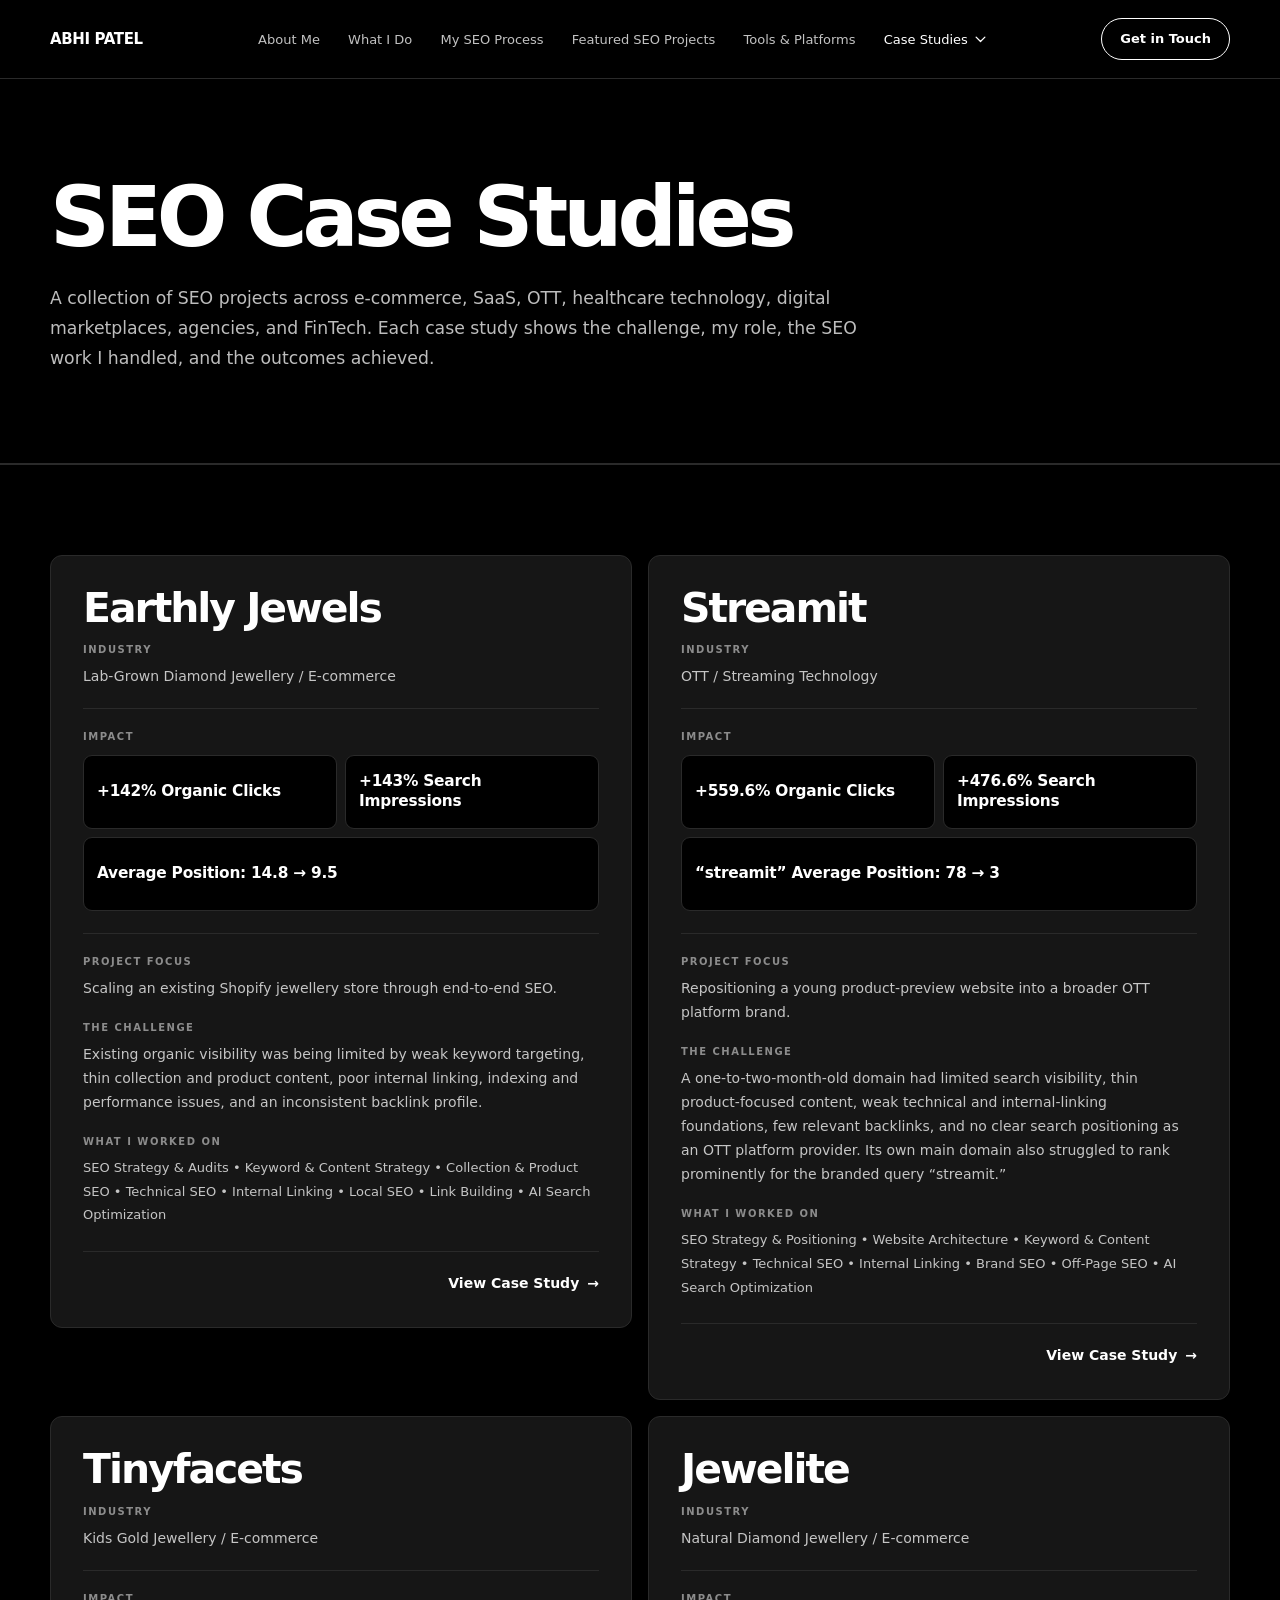
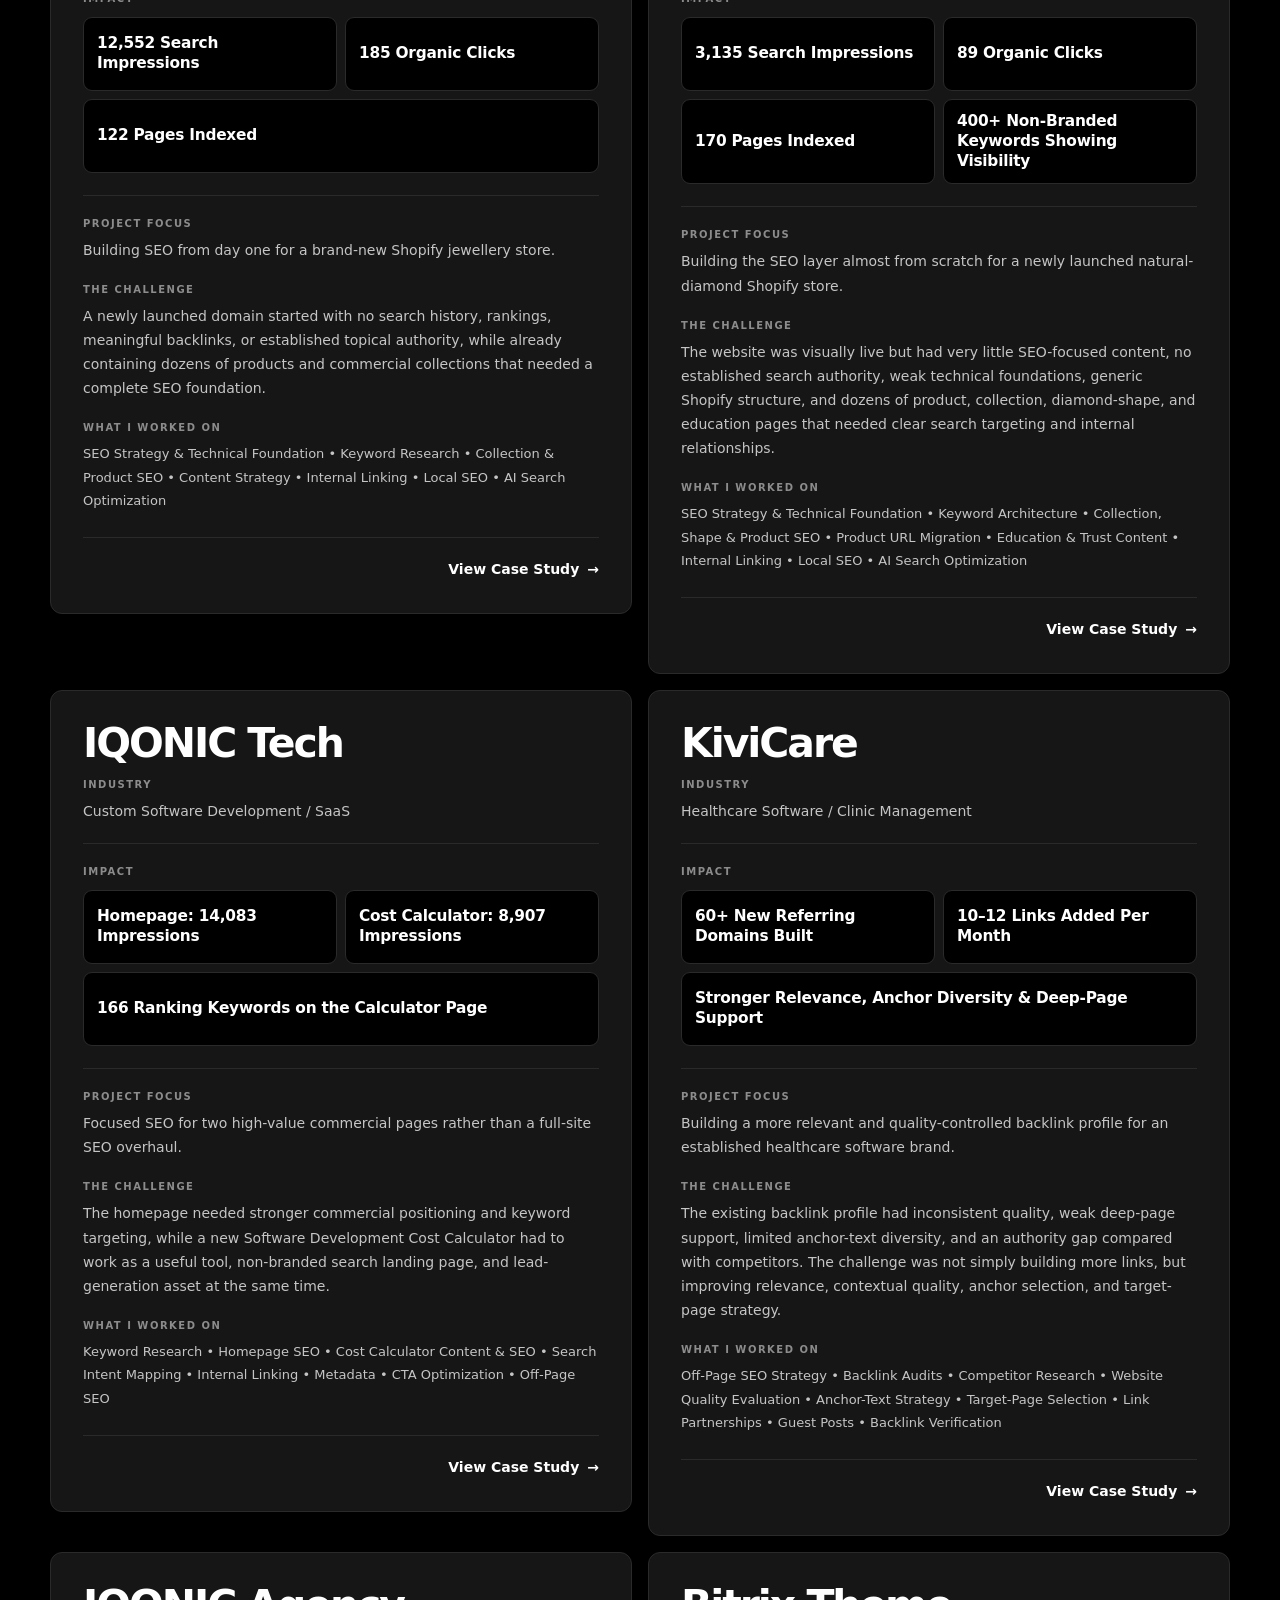
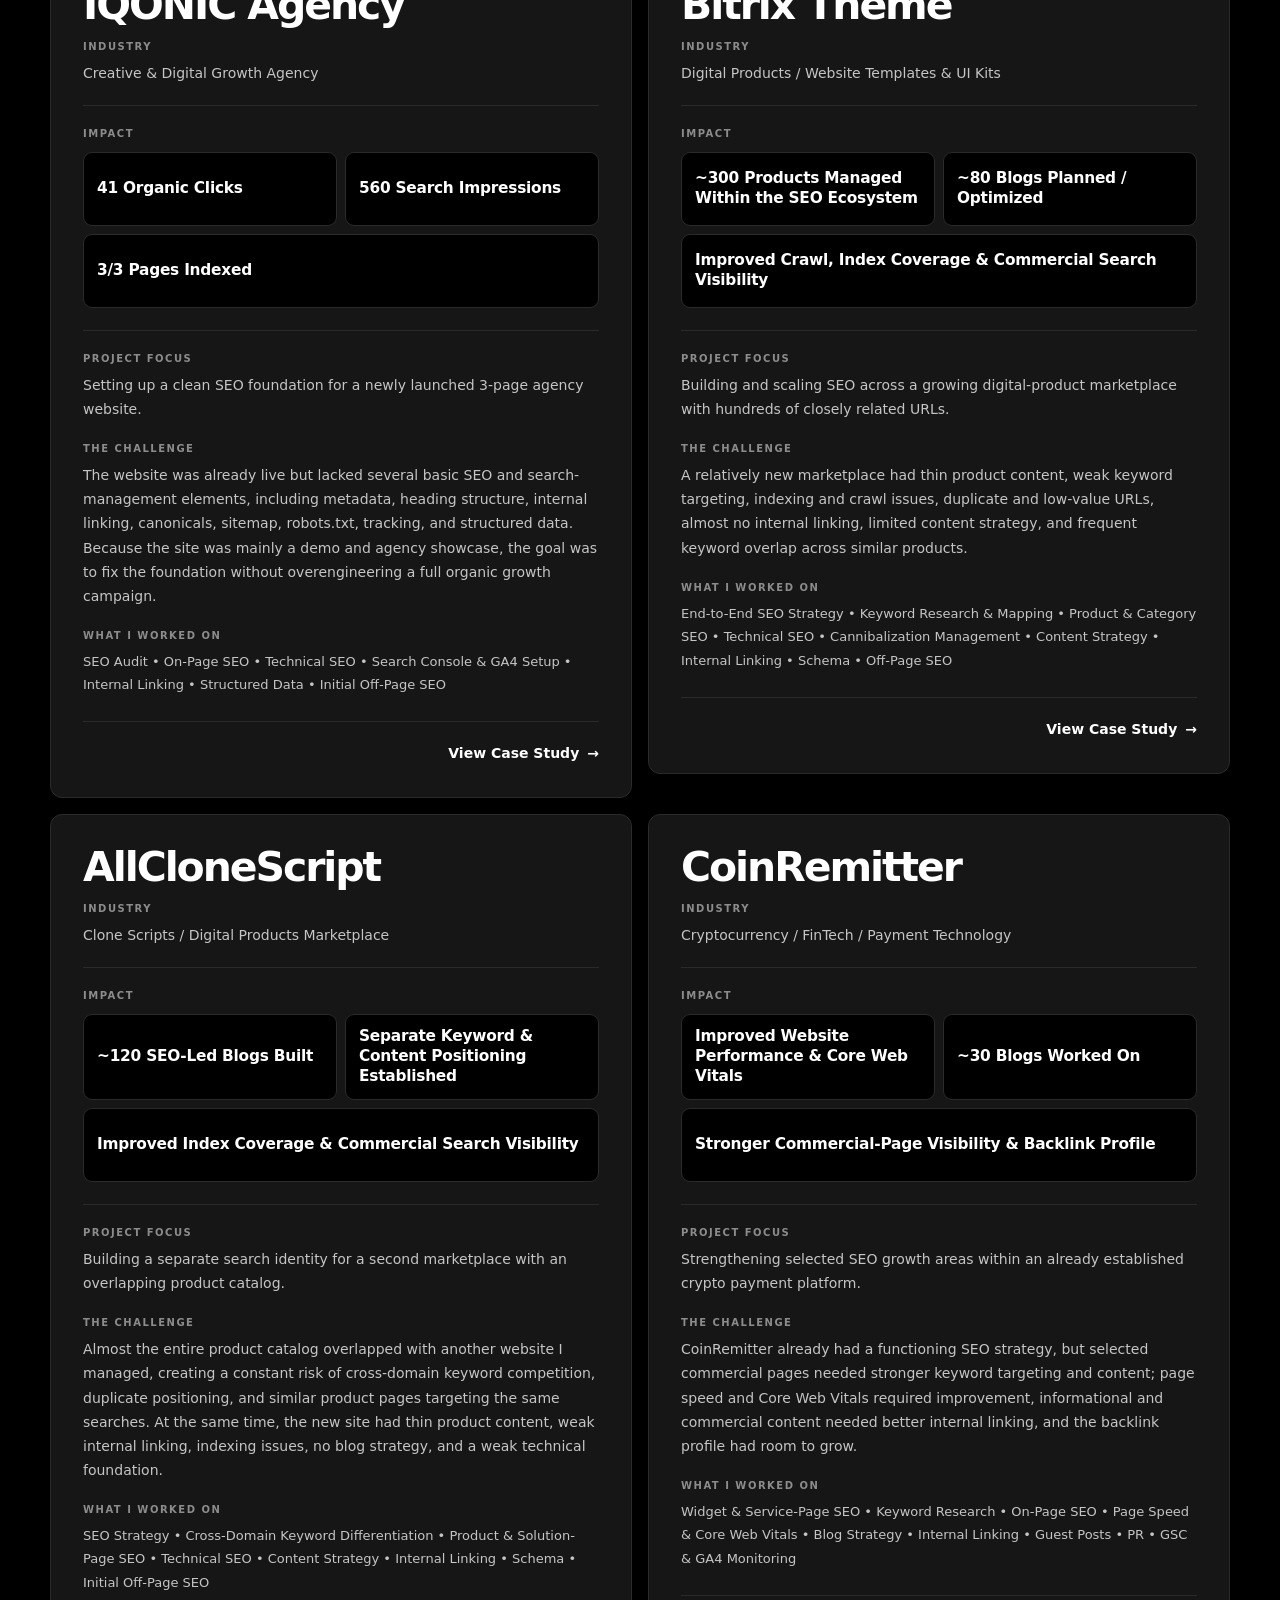
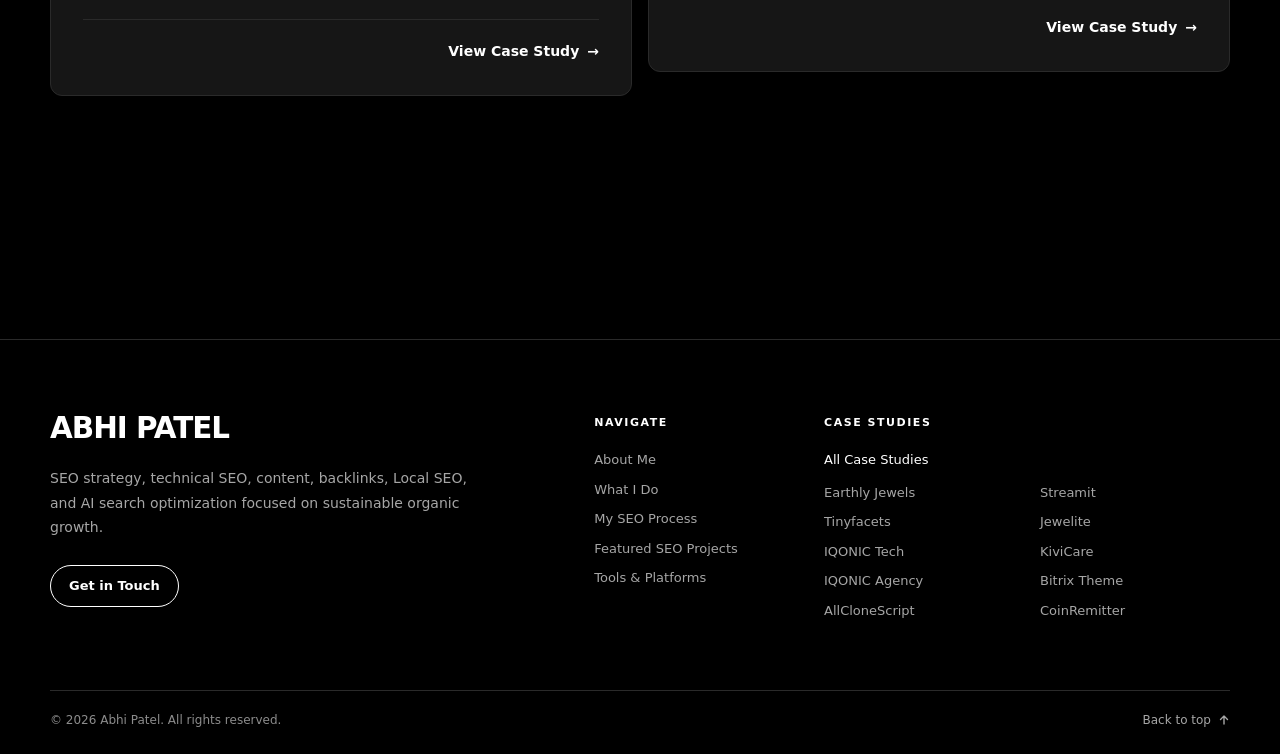
<file: seo-case-studies.html>
<!DOCTYPE html>

<html lang="en">
<head>
<meta charset="utf-8"/>
<meta content="width=device-width, initial-scale=1.0" name="viewport"/>
<title>SEO Case Studies | Abhi Patel</title>
<meta content="Explore SEO case studies by Abhi Patel across e-commerce, OTT, SaaS, healthcare technology, digital marketplaces, agencies, FinTech, and jewellery." name="description"/>
<meta content="index,follow,max-image-preview:large" name="robots"/>
<meta content="#000000" name="theme-color"/>
<link rel="canonical" href="https://seo-abhi.github.io/portfolio/seo-case-studies.html">
<style>
    :root {
      --bg:#000;
      --surface:#070707;
      --text:#fff;
      --muted:#a8a8a8;
      --muted-2:#777;
      --line:#252525;
      --line-strong:#3a3a3a;
      --max:1240px;
      --radius:18px;
      --transition:220ms ease;
    }

    * { box-sizing:border-box; margin:0; padding:0; }
    html { scroll-behavior:smooth; background:var(--bg); }
    body {
      min-height:100vh;
      background:var(--bg);
      color:var(--text);
      font-family:Arial, Helvetica, sans-serif;
      font-size:16px;
      line-height:1.65;
      -webkit-font-smoothing:antialiased;
      text-rendering:optimizeLegibility;
    }
    a { color:inherit; text-decoration:none; }
    :focus-visible { outline:2px solid #fff; outline-offset:4px; }
    ::selection { color:#000; background:#fff; }
    .container { width:min(calc(100% - 48px), var(--max)); margin-inline:auto; }

    .skip-link {
      position:fixed; left:14px; top:14px; z-index:9999;
      padding:10px 14px; border-radius:8px;
      color:#000; background:#fff; font-weight:700;
      transform:translateY(-180%);
    }
    .skip-link:focus { transform:translateY(0); }

    .site-header {
      position:sticky; top:0; z-index:1000;
      background:rgba(0,0,0,.86);
      border-bottom:1px solid rgba(255,255,255,.08);
      backdrop-filter:blur(16px);
      -webkit-backdrop-filter:blur(16px);
    }
    .nav {
      min-height:72px;
      display:flex; align-items:center; justify-content:space-between; gap:28px;
    }
    .brand { font-size:14px; font-weight:800; letter-spacing:.03em; white-space:nowrap; }
    .nav-links { display:flex; align-items:center; gap:26px; list-style:none; }
    .nav-links a { color:var(--muted); font-size:13px; transition:color var(--transition); }
    .nav-links a:hover, .nav-links a.active { color:#fff; }
    .nav-contact {
      display:inline-flex; align-items:center; justify-content:center;
      min-height:42px; padding:0 18px;
      border:1px solid #fff; border-radius:999px;
      font-size:13px; font-weight:700;
      transition:background var(--transition), color var(--transition);
    }
    .nav-contact:hover { background:#fff; color:#000; }

    .menu-toggle {
      display:none;
      width:44px; height:44px;
      border:1px solid var(--line-strong); border-radius:50%;
      background:transparent; color:#fff; cursor:pointer;
    }
    .menu-toggle span,
    .menu-toggle::before,
    .menu-toggle::after {
      content:""; display:block;
      width:18px; height:1px; margin:4px auto;
      background:currentColor;
      transition:transform var(--transition), opacity var(--transition);
    }
    .menu-toggle[aria-expanded="true"] span { opacity:0; }
    .menu-toggle[aria-expanded="true"]::before { transform:translateY(5px) rotate(45deg); }
    .menu-toggle[aria-expanded="true"]::after { transform:translateY(-5px) rotate(-45deg); }

    .hero {
      padding:clamp(72px, 9vw, 126px) 0 clamp(64px, 8vw, 108px);
      border-bottom:1px solid var(--line);
    }
    .hero h1 {
      font-size:clamp(3.4rem, 8vw, 7.8rem);
      line-height:.88;
      letter-spacing:-.065em;
      font-weight:900;
    }
    .hero p {
      max-width:900px;
      margin-top:28px;
      color:var(--muted);
      font-size:clamp(1rem, 1.6vw, 1.2rem);
      line-height:1.78;
    }

    .case-studies { padding:clamp(72px, 8vw, 112px) 0 clamp(96px, 10vw, 140px); }
    .case-grid {
      display:grid;
      grid-template-columns:repeat(2, minmax(0, 1fr));
      gap:18px;
      align-items:start;
    }
    .case-card {
      min-width:0;
      padding:clamp(24px, 3vw, 34px);
      border:1px solid var(--line);
      border-radius:var(--radius);
      background:linear-gradient(145deg,#090909 0%,#030303 100%);
      transition:transform var(--transition), border-color var(--transition), background var(--transition);
    }
    .case-card:hover {
      transform:translateY(-3px);
      border-color:var(--line-strong);
      background:linear-gradient(145deg,#0b0b0b 0%,#040404 100%);
    }
    .case-card header { padding-bottom:24px; border-bottom:1px solid var(--line); }
    .case-card h2 {
      font-size:clamp(2rem, 3.6vw, 3rem);
      line-height:1;
      letter-spacing:-.045em;
      font-weight:850;
      overflow-wrap:anywhere;
    }
    .case-industry { margin-top:18px; }
    .case-section { padding-top:24px; }
    .label {
      display:block; margin-bottom:8px;
      color:var(--muted-2);
      font-size:10px; line-height:1.3;
      letter-spacing:.15em; text-transform:uppercase; font-weight:800;
    }
    .case-industry p, .case-section p {
      color:#d9d9d9; font-size:14px; line-height:1.72;
    }
    .scope { color:var(--muted) !important; font-size:13px !important; line-height:1.82 !important; }
    .impact-list { display:grid; gap:8px; list-style:none; }
    .impact-list li {
      color:#fff;
      font-size:clamp(1rem, 1.7vw, 1.14rem);
      line-height:1.35;
      font-weight:760;
      letter-spacing:-.015em;
    }
    .case-footer {
      display:flex; justify-content:flex-end;
      padding-top:28px; margin-top:28px;
      border-top:1px solid var(--line);
    }
    .case-link {
      display:inline-flex; align-items:center; gap:8px;
      font-size:14px; font-weight:760;
    }
    .case-link span { transition:transform var(--transition); }
    .case-link:hover span { transform:translateX(4px); }

    .footer { border-top:1px solid var(--line); padding:32px 0 44px; }
    .footer-inner {
      display:flex; align-items:center; justify-content:space-between; gap:20px;
      color:var(--muted-2); font-size:12px;
    }
    .footer-links { display:flex; align-items:center; gap:18px; }
    .footer a:hover { color:#fff; }

    @media (max-width:920px) {
      .case-grid { grid-template-columns:1fr; }
    }

    @media (max-width:860px) {
      .menu-toggle { display:block; }
      .nav-contact { display:none; }
      .nav-links {
        position:absolute; top:72px; left:24px; right:24px;
        display:none; padding:18px;
        border:1px solid var(--line); border-radius:14px;
        background:#080808;
      }
      .nav-links.open { display:grid; gap:2px; }
      .nav-links a { display:block; padding:10px 6px; color:#e0e0e0; }
    }

    @media (max-width:680px) {
      .container { width:min(calc(100% - 28px), var(--max)); }
      .hero { padding:58px 0 64px; }
      .hero h1 { font-size:clamp(3rem, 16vw, 5.1rem); }
      .case-studies { padding:64px 0 92px; }
      .case-grid { gap:12px; }
      .case-card { padding:22px; border-radius:14px; }
      .case-card h2 { font-size:clamp(2rem, 10vw, 2.6rem); }
      .case-footer { justify-content:flex-start; }
      .footer-inner { flex-direction:column; align-items:flex-start; }
    }

    @media (prefers-reduced-motion:reduce) {
      html { scroll-behavior:auto; }
      *,*::before,*::after {
        transition-duration:.01ms !important;
        animation-duration:.01ms !important;
        animation-iteration-count:1 !important;
      }
    }
  </style>
<script type="application/ld+json">
  {
    "@context":"https://schema.org",
    "@type":"CollectionPage",
    "name":"SEO Case Studies",
    "description":"A collection of SEO projects across e-commerce, SaaS, OTT, healthcare technology, digital marketplaces, agencies, and FinTech.",
    "about":{"@type":"Person","name":"Abhi Patel","jobTitle":"SEO Specialist"}
  }
  </script>
<meta content="Abhi Patel" name="author"/><meta content="website" property="og:type"/><meta content="SEO Case Studies | Abhi Patel" property="og:title"/><meta content="Explore SEO case studies by Abhi Patel across e-commerce, OTT, SaaS, healthcare technology, digital marketplaces, agencies, FinTech, and jewellery." property="og:description"/><meta content="Abhi Patel SEO Portfolio" property="og:site_name"/><meta content="summary_large_image" name="twitter:card"/><meta content="SEO Case Studies | Abhi Patel" name="twitter:title"/><meta content="Explore SEO case studies by Abhi Patel across e-commerce, OTT, SaaS, healthcare technology, digital marketplaces, agencies, FinTech, and jewellery." name="twitter:description"/><link href="assets/favicon.svg" rel="icon" type="image/svg+xml"/><link href="assets/css/site-shell.css" rel="stylesheet"/><link href="assets/css/design-refresh.css" rel="stylesheet"/><script defer="True" src="assets/js/site-shell.js"></script><!-- Run finalize-domain.py with the real production domain before launch to inject canonicals, og:url, og:image, BreadcrumbList and sitemap.xml. --></head>
<body data-page="case-list" id="top">
<a class="skip-link" href="#main">Skip to content</a>
<header class="global-header"><div class="global-shell global-header-inner">
<a class="global-brand" href="index.html">ABHI PATEL</a>
<button aria-controls="global-primary-nav" aria-expanded="false" aria-label="Open navigation" class="global-menu-toggle" type="button"><span></span></button>
<nav aria-label="Primary navigation" class="global-nav" id="global-primary-nav"><ul class="global-nav-list">
<li><a class="global-nav-link" href="index.html#about">About Me</a></li>
<li><a class="global-nav-link" href="index.html#what-i-do">What I Do</a></li>
<li><a class="global-nav-link" href="index.html#process">My SEO Process</a></li>
<li><a class="global-nav-link" href="index.html#projects">Featured SEO Projects</a></li>
<li><a class="global-nav-link" href="index.html#tools">Tools &amp; Platforms</a></li>
<li class="global-case-menu is-current"><button aria-controls="global-case-dropdown" aria-expanded="false" aria-haspopup="true" class="global-case-trigger" type="button"><span>Case Studies</span><svg aria-hidden="true" class="global-case-chevron" viewbox="0 0 12 8"><path d="M1 1.25 6 6.25 11 1.25" fill="none" stroke="currentColor" stroke-linecap="round" stroke-linejoin="round" stroke-width="1.5"></path></svg></button><div class="global-case-dropdown" id="global-case-dropdown"><a aria-current="page" class="global-all-cases" href="seo-case-studies.html">All Case Studies</a><a href="case-studies/earthly-jewels.html">Earthly Jewels</a><a href="case-studies/streamit.html">Streamit</a><a href="case-studies/tinyfacets.html">Tinyfacets</a><a href="case-studies/jewelite.html">Jewelite</a><a href="case-studies/iqonic-tech.html">IQONIC Tech</a><a href="case-studies/kivicare.html">KiviCare</a><a href="case-studies/iqonic-agency.html">IQONIC Agency</a><a href="case-studies/bitrix-theme.html">Bitrix Theme</a><a href="case-studies/allclonescript.html">AllCloneScript</a><a href="case-studies/coinremitter.html">CoinRemitter</a></div></li>
</ul></nav><a class="global-contact" href="mailto:abhiaj1125@gmail.com">Get in Touch</a></div></header>
<main id="main">
<section class="hero">
<div class="container">
<h1>SEO Case Studies</h1>
<p>
          A collection of SEO projects across e-commerce, SaaS, OTT, healthcare technology,
          digital marketplaces, agencies, and FinTech. Each case study shows the challenge,
          my role, the SEO work I handled, and the outcomes achieved.
        </p>
</div>
</section>
<section aria-label="SEO case studies" class="case-studies">
<div class="container">
<div class="case-grid">
<article class="case-card">
<header>
<h2>Earthly Jewels</h2>
<div class="case-industry">
<span class="label">Industry</span>
<p>Lab-Grown Diamond Jewellery / E-commerce</p>
</div>
</header><div class="case-section case-impact">
<span class="label">Impact</span>
<ul class="impact-list"><li>+142% Organic Clicks</li><li>+143% Search Impressions</li><li>Average Position: 14.8 → 9.5</li></ul>
</div>
<div class="case-section">
<span class="label">Project Focus</span>
<p>Scaling an existing Shopify jewellery store through end-to-end SEO.</p>
</div>
<div class="case-section">
<span class="label">The Challenge</span>
<p>Existing organic visibility was being limited by weak keyword targeting, thin collection and product content, poor internal linking, indexing and performance issues, and an inconsistent backlink profile.</p>
</div>
<div class="case-section">
<span class="label">What I Worked On</span>
<p class="scope">SEO Strategy &amp; Audits • Keyword &amp; Content Strategy • Collection &amp; Product SEO • Technical SEO • Internal Linking • Local SEO • Link Building • AI Search Optimization</p>
</div>

<div class="case-footer">
<a class="case-link" href="case-studies/earthly-jewels.html">
          View Case Study <span aria-hidden="true">→</span>
</a>
</div>
</article>
<article class="case-card">
<header>
<h2>Streamit</h2>
<div class="case-industry">
<span class="label">Industry</span>
<p>OTT / Streaming Technology</p>
</div>
</header><div class="case-section case-impact">
<span class="label">Impact</span>
<ul class="impact-list"><li>+559.6% Organic Clicks</li><li>+476.6% Search Impressions</li><li>“streamit” Average Position: 78 → 3</li></ul>
</div>
<div class="case-section">
<span class="label">Project Focus</span>
<p>Repositioning a young product-preview website into a broader OTT platform brand.</p>
</div>
<div class="case-section">
<span class="label">The Challenge</span>
<p>A one-to-two-month-old domain had limited search visibility, thin product-focused content, weak technical and internal-linking foundations, few relevant backlinks, and no clear search positioning as an OTT platform provider. Its own main domain also struggled to rank prominently for the branded query “streamit.”</p>
</div>
<div class="case-section">
<span class="label">What I Worked On</span>
<p class="scope">SEO Strategy &amp; Positioning • Website Architecture • Keyword &amp; Content Strategy • Technical SEO • Internal Linking • Brand SEO • Off-Page SEO • AI Search Optimization</p>
</div>

<div class="case-footer">
<a class="case-link" href="case-studies/streamit.html">
          View Case Study <span aria-hidden="true">→</span>
</a>
</div>
</article>
<article class="case-card">
<header>
<h2>Tinyfacets</h2>
<div class="case-industry">
<span class="label">Industry</span>
<p>Kids Gold Jewellery / E-commerce</p>
</div>
</header><div class="case-section case-impact">
<span class="label">Impact</span>
<ul class="impact-list"><li>12,552 Search Impressions</li><li>185 Organic Clicks</li><li>122 Pages Indexed</li></ul>
</div>
<div class="case-section">
<span class="label">Project Focus</span>
<p>Building SEO from day one for a brand-new Shopify jewellery store.</p>
</div>
<div class="case-section">
<span class="label">The Challenge</span>
<p>A newly launched domain started with no search history, rankings, meaningful backlinks, or established topical authority, while already containing dozens of products and commercial collections that needed a complete SEO foundation.</p>
</div>
<div class="case-section">
<span class="label">What I Worked On</span>
<p class="scope">SEO Strategy &amp; Technical Foundation • Keyword Research • Collection &amp; Product SEO • Content Strategy • Internal Linking • Local SEO • AI Search Optimization</p>
</div>

<div class="case-footer">
<a class="case-link" href="case-studies/tinyfacets.html">
          View Case Study <span aria-hidden="true">→</span>
</a>
</div>
</article>
<article class="case-card">
<header>
<h2>Jewelite</h2>
<div class="case-industry">
<span class="label">Industry</span>
<p>Natural Diamond Jewellery / E-commerce</p>
</div>
</header><div class="case-section case-impact">
<span class="label">Impact</span>
<ul class="impact-list"><li>3,135 Search Impressions</li><li>89 Organic Clicks</li><li>170 Pages Indexed</li><li>400+ Non-Branded Keywords Showing Visibility</li></ul>
</div>
<div class="case-section">
<span class="label">Project Focus</span>
<p>Building the SEO layer almost from scratch for a newly launched natural-diamond Shopify store.</p>
</div>
<div class="case-section">
<span class="label">The Challenge</span>
<p>The website was visually live but had very little SEO-focused content, no established search authority, weak technical foundations, generic Shopify structure, and dozens of product, collection, diamond-shape, and education pages that needed clear search targeting and internal relationships.</p>
</div>
<div class="case-section">
<span class="label">What I Worked On</span>
<p class="scope">SEO Strategy &amp; Technical Foundation • Keyword Architecture • Collection, Shape &amp; Product SEO • Product URL Migration • Education &amp; Trust Content • Internal Linking • Local SEO • AI Search Optimization</p>
</div>

<div class="case-footer">
<a class="case-link" href="case-studies/jewelite.html">
          View Case Study <span aria-hidden="true">→</span>
</a>
</div>
</article>
<article class="case-card">
<header>
<h2>IQONIC Tech</h2>
<div class="case-industry">
<span class="label">Industry</span>
<p>Custom Software Development / SaaS</p>
</div>
</header><div class="case-section case-impact">
<span class="label">Impact</span>
<ul class="impact-list"><li>Homepage: 14,083 Impressions</li><li>Cost Calculator: 8,907 Impressions</li><li>166 Ranking Keywords on the Calculator Page</li></ul>
</div>
<div class="case-section">
<span class="label">Project Focus</span>
<p>Focused SEO for two high-value commercial pages rather than a full-site SEO overhaul.</p>
</div>
<div class="case-section">
<span class="label">The Challenge</span>
<p>The homepage needed stronger commercial positioning and keyword targeting, while a new Software Development Cost Calculator had to work as a useful tool, non-branded search landing page, and lead-generation asset at the same time.</p>
</div>
<div class="case-section">
<span class="label">What I Worked On</span>
<p class="scope">Keyword Research • Homepage SEO • Cost Calculator Content &amp; SEO • Search Intent Mapping • Internal Linking • Metadata • CTA Optimization • Off-Page SEO</p>
</div>

<div class="case-footer">
<a class="case-link" href="case-studies/iqonic-tech.html">
          View Case Study <span aria-hidden="true">→</span>
</a>
</div>
</article>
<article class="case-card">
<header>
<h2>KiviCare</h2>
<div class="case-industry">
<span class="label">Industry</span>
<p>Healthcare Software / Clinic Management</p>
</div>
</header><div class="case-section case-impact">
<span class="label">Impact</span>
<ul class="impact-list"><li>60+ New Referring Domains Built</li><li>10–12 Links Added Per Month</li><li>Stronger Relevance, Anchor Diversity &amp; Deep-Page Support</li></ul>
</div>
<div class="case-section">
<span class="label">Project Focus</span>
<p>Building a more relevant and quality-controlled backlink profile for an established healthcare software brand.</p>
</div>
<div class="case-section">
<span class="label">The Challenge</span>
<p>The existing backlink profile had inconsistent quality, weak deep-page support, limited anchor-text diversity, and an authority gap compared with competitors. The challenge was not simply building more links, but improving relevance, contextual quality, anchor selection, and target-page strategy.</p>
</div>
<div class="case-section">
<span class="label">What I Worked On</span>
<p class="scope">Off-Page SEO Strategy • Backlink Audits • Competitor Research • Website Quality Evaluation • Anchor-Text Strategy • Target-Page Selection • Link Partnerships • Guest Posts • Backlink Verification</p>
</div>

<div class="case-footer">
<a class="case-link" href="case-studies/kivicare.html">
          View Case Study <span aria-hidden="true">→</span>
</a>
</div>
</article>
<article class="case-card">
<header>
<h2>IQONIC Agency</h2>
<div class="case-industry">
<span class="label">Industry</span>
<p>Creative &amp; Digital Growth Agency</p>
</div>
</header><div class="case-section case-impact">
<span class="label">Impact</span>
<ul class="impact-list"><li>41 Organic Clicks</li><li>560 Search Impressions</li><li>3/3 Pages Indexed</li></ul>
</div>
<div class="case-section">
<span class="label">Project Focus</span>
<p>Setting up a clean SEO foundation for a newly launched 3-page agency website.</p>
</div>
<div class="case-section">
<span class="label">The Challenge</span>
<p>The website was already live but lacked several basic SEO and search-management elements, including metadata, heading structure, internal linking, canonicals, sitemap, robots.txt, tracking, and structured data. Because the site was mainly a demo and agency showcase, the goal was to fix the foundation without overengineering a full organic growth campaign.</p>
</div>
<div class="case-section">
<span class="label">What I Worked On</span>
<p class="scope">SEO Audit • On-Page SEO • Technical SEO • Search Console &amp; GA4 Setup • Internal Linking • Structured Data • Initial Off-Page SEO</p>
</div>

<div class="case-footer">
<a class="case-link" href="case-studies/iqonic-agency.html">
          View Case Study <span aria-hidden="true">→</span>
</a>
</div>
</article>
<article class="case-card">
<header>
<h2>Bitrix Theme</h2>
<div class="case-industry">
<span class="label">Industry</span>
<p>Digital Products / Website Templates &amp; UI Kits</p>
</div>
</header><div class="case-section case-impact">
<span class="label">Impact</span>
<ul class="impact-list"><li>~300 Products Managed Within the SEO Ecosystem</li><li>~80 Blogs Planned / Optimized</li><li>Improved Crawl, Index Coverage &amp; Commercial Search Visibility</li></ul>
</div>
<div class="case-section">
<span class="label">Project Focus</span>
<p>Building and scaling SEO across a growing digital-product marketplace with hundreds of closely related URLs.</p>
</div>
<div class="case-section">
<span class="label">The Challenge</span>
<p>A relatively new marketplace had thin product content, weak keyword targeting, indexing and crawl issues, duplicate and low-value URLs, almost no internal linking, limited content strategy, and frequent keyword overlap across similar products.</p>
</div>
<div class="case-section">
<span class="label">What I Worked On</span>
<p class="scope">End-to-End SEO Strategy • Keyword Research &amp; Mapping • Product &amp; Category SEO • Technical SEO • Cannibalization Management • Content Strategy • Internal Linking • Schema • Off-Page SEO</p>
</div>

<div class="case-footer">
<a class="case-link" href="case-studies/bitrix-theme.html">
          View Case Study <span aria-hidden="true">→</span>
</a>
</div>
</article>
<article class="case-card">
<header>
<h2>AllCloneScript</h2>
<div class="case-industry">
<span class="label">Industry</span>
<p>Clone Scripts / Digital Products Marketplace</p>
</div>
</header><div class="case-section case-impact">
<span class="label">Impact</span>
<ul class="impact-list"><li>~120 SEO-Led Blogs Built</li><li>Separate Keyword &amp; Content Positioning Established</li><li>Improved Index Coverage &amp; Commercial Search Visibility</li></ul>
</div>
<div class="case-section">
<span class="label">Project Focus</span>
<p>Building a separate search identity for a second marketplace with an overlapping product catalog.</p>
</div>
<div class="case-section">
<span class="label">The Challenge</span>
<p>Almost the entire product catalog overlapped with another website I managed, creating a constant risk of cross-domain keyword competition, duplicate positioning, and similar product pages targeting the same searches. At the same time, the new site had thin product content, weak internal linking, indexing issues, no blog strategy, and a weak technical foundation.</p>
</div>
<div class="case-section">
<span class="label">What I Worked On</span>
<p class="scope">SEO Strategy • Cross-Domain Keyword Differentiation • Product &amp; Solution-Page SEO • Technical SEO • Content Strategy • Internal Linking • Schema • Initial Off-Page SEO</p>
</div>

<div class="case-footer">
<a class="case-link" href="case-studies/allclonescript.html">
          View Case Study <span aria-hidden="true">→</span>
</a>
</div>
</article>
<article class="case-card">
<header>
<h2>CoinRemitter</h2>
<div class="case-industry">
<span class="label">Industry</span>
<p>Cryptocurrency / FinTech / Payment Technology</p>
</div>
</header><div class="case-section case-impact">
<span class="label">Impact</span>
<ul class="impact-list"><li>Improved Website Performance &amp; Core Web Vitals</li><li>~30 Blogs Worked On</li><li>Stronger Commercial-Page Visibility &amp; Backlink Profile</li></ul>
</div>
<div class="case-section">
<span class="label">Project Focus</span>
<p>Strengthening selected SEO growth areas within an already established crypto payment platform.</p>
</div>
<div class="case-section">
<span class="label">The Challenge</span>
<p>CoinRemitter already had a functioning SEO strategy, but selected commercial pages needed stronger keyword targeting and content; page speed and Core Web Vitals required improvement, informational and commercial content needed better internal linking, and the backlink profile had room to grow.</p>
</div>
<div class="case-section">
<span class="label">What I Worked On</span>
<p class="scope">Widget &amp; Service-Page SEO • Keyword Research • On-Page SEO • Page Speed &amp; Core Web Vitals • Blog Strategy • Internal Linking • Guest Posts • PR • GSC &amp; GA4 Monitoring</p>
</div>

<div class="case-footer">
<a class="case-link" href="case-studies/coinremitter.html">
          View Case Study <span aria-hidden="true">→</span>
</a>
</div>
</article>
</div>
</div>
</section>
</main>
<footer class="global-footer"><div class="global-shell global-footer-shell"><div class="global-footer-main">
<div class="global-footer-intro"><a class="global-footer-brand" href="index.html">ABHI PATEL</a><p>SEO strategy, technical SEO, content, backlinks, Local SEO, and AI search optimization focused on sustainable organic growth.</p><a class="global-footer-cta" href="mailto:abhiaj1125@gmail.com">Get in Touch</a></div>
<div class="global-footer-links-area"><nav aria-label="Footer navigation" class="global-footer-column"><span class="global-footer-label">Navigate</span><a href="index.html#about">About Me</a><a href="index.html#what-i-do">What I Do</a><a href="index.html#process">My SEO Process</a><a href="index.html#projects">Featured SEO Projects</a><a href="index.html#tools">Tools &amp; Platforms</a></nav>
<nav aria-label="SEO case studies" class="global-footer-column"><span class="global-footer-label">Case Studies</span><a aria-current="page" class="global-footer-all-cases" href="seo-case-studies.html">All Case Studies</a><div class="global-footer-case-grid"><a href="case-studies/earthly-jewels.html">Earthly Jewels</a><a href="case-studies/streamit.html">Streamit</a><a href="case-studies/tinyfacets.html">Tinyfacets</a><a href="case-studies/jewelite.html">Jewelite</a><a href="case-studies/iqonic-tech.html">IQONIC Tech</a><a href="case-studies/kivicare.html">KiviCare</a><a href="case-studies/iqonic-agency.html">IQONIC Agency</a><a href="case-studies/bitrix-theme.html">Bitrix Theme</a><a href="case-studies/allclonescript.html">AllCloneScript</a><a href="case-studies/coinremitter.html">CoinRemitter</a></div></nav></div></div>
<div class="global-footer-bottom"><span>© <span data-global-year=""></span> Abhi Patel. All rights reserved.</span><a class="global-back-to-top" href="#top">Back to top <svg aria-hidden="true" height="12" viewbox="0 0 12 12" width="12"><path d="M6 10V2M2.5 5.5 6 2l3.5 3.5" fill="none" stroke="currentColor" stroke-linecap="round" stroke-linejoin="round" stroke-width="1.4"></path></svg></a></div></div></footer>

</body>
</html>
</file>
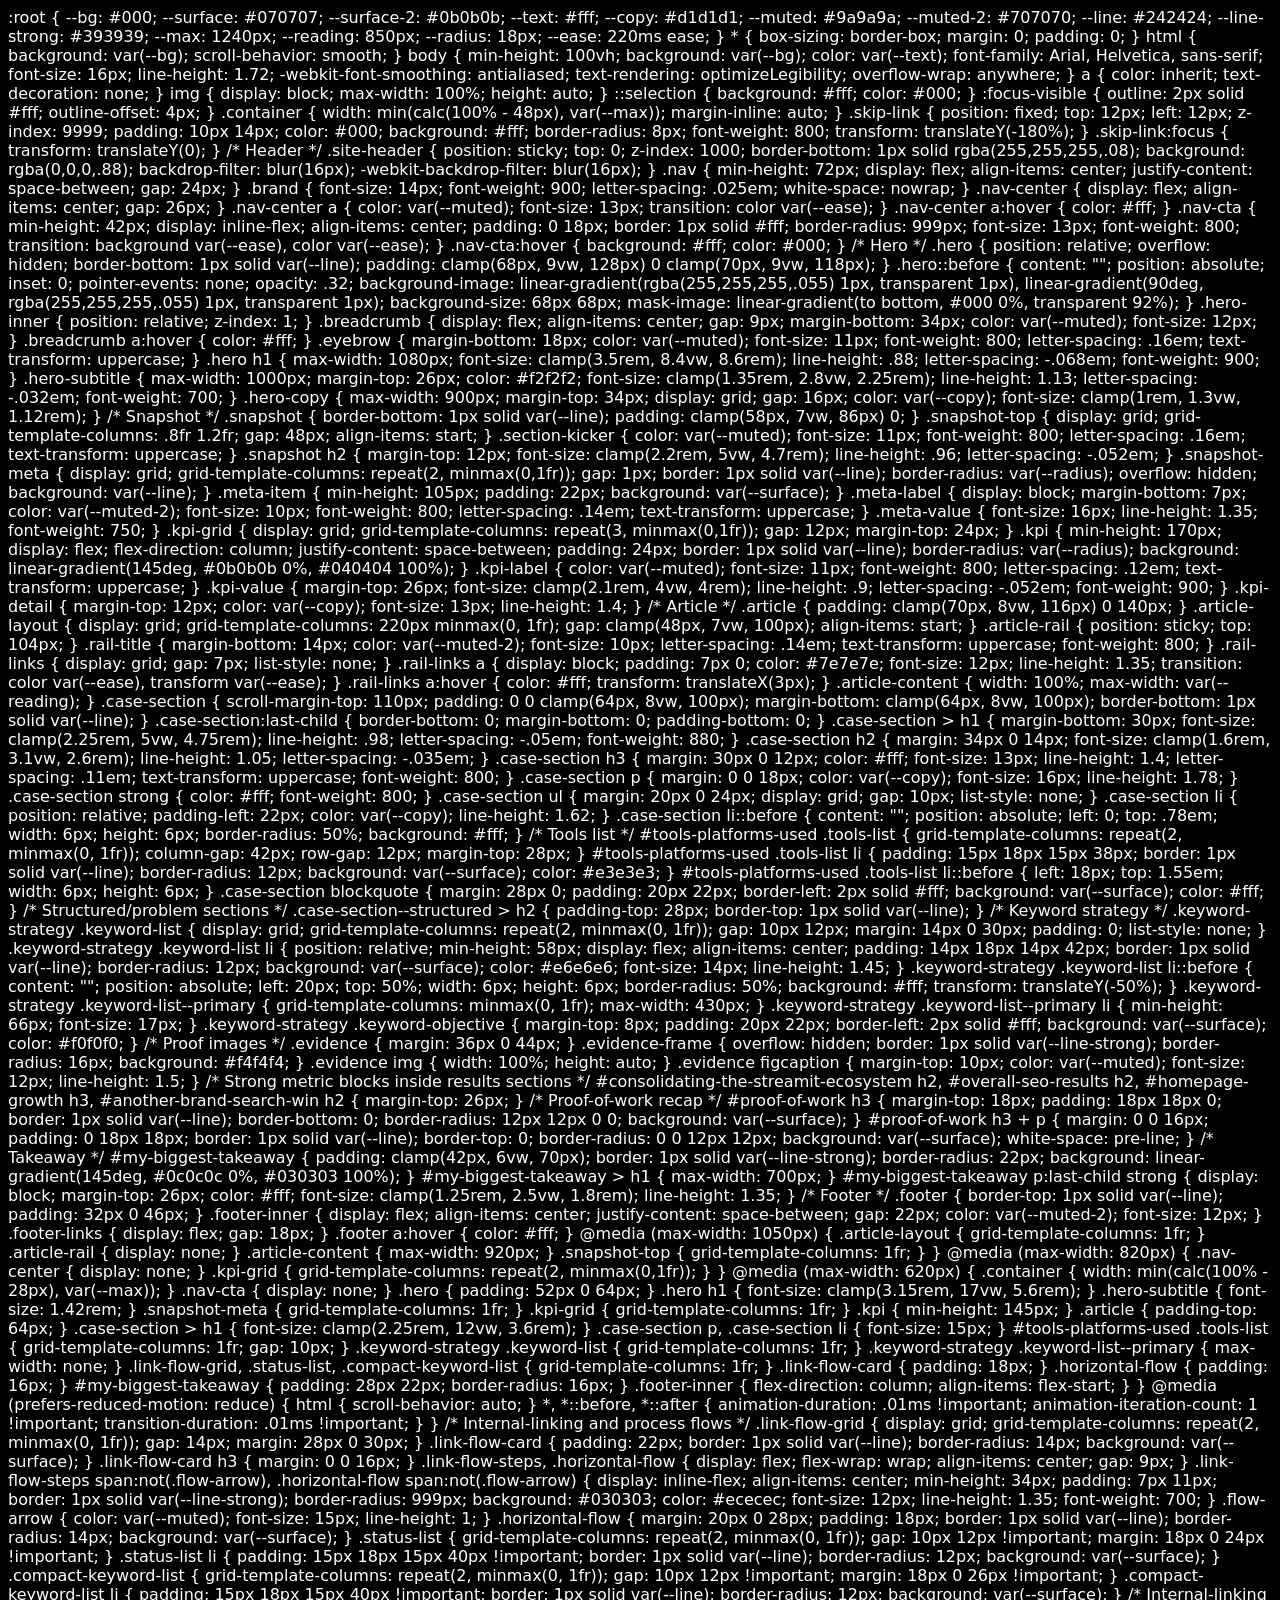
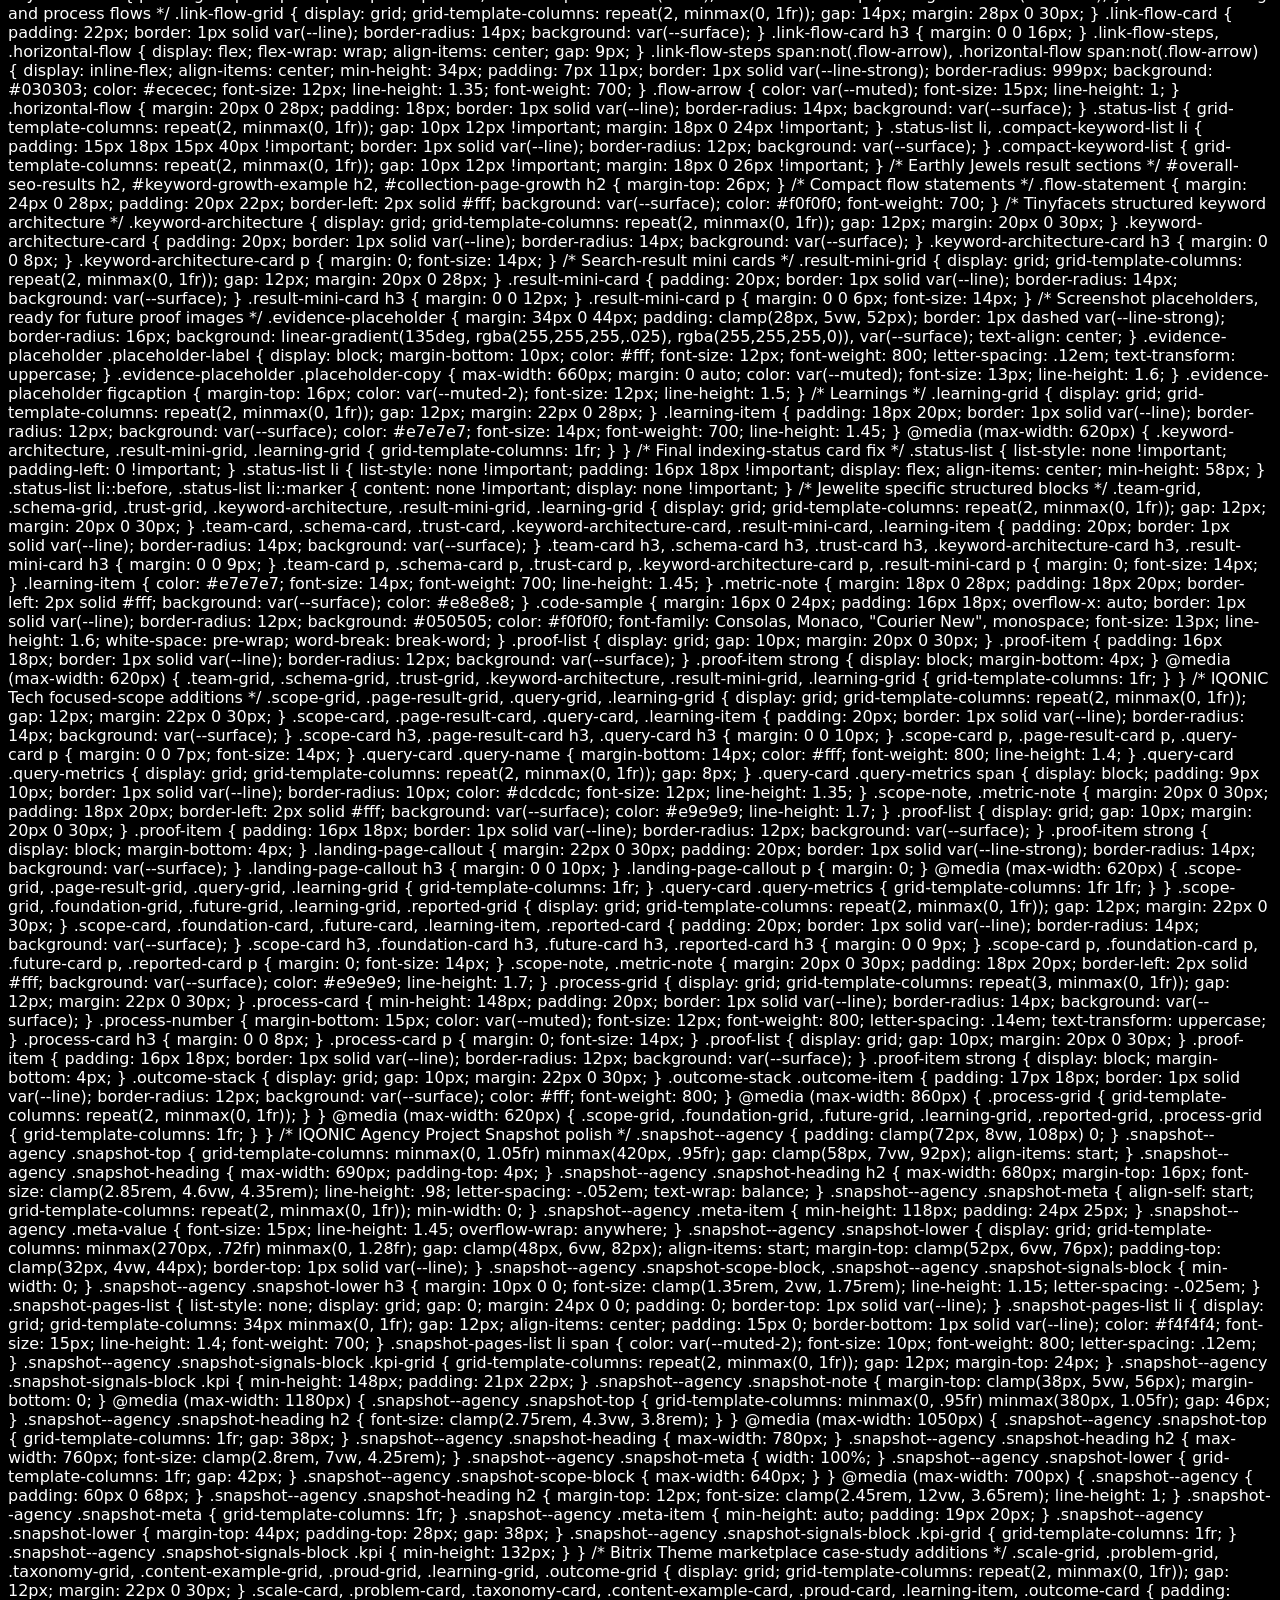
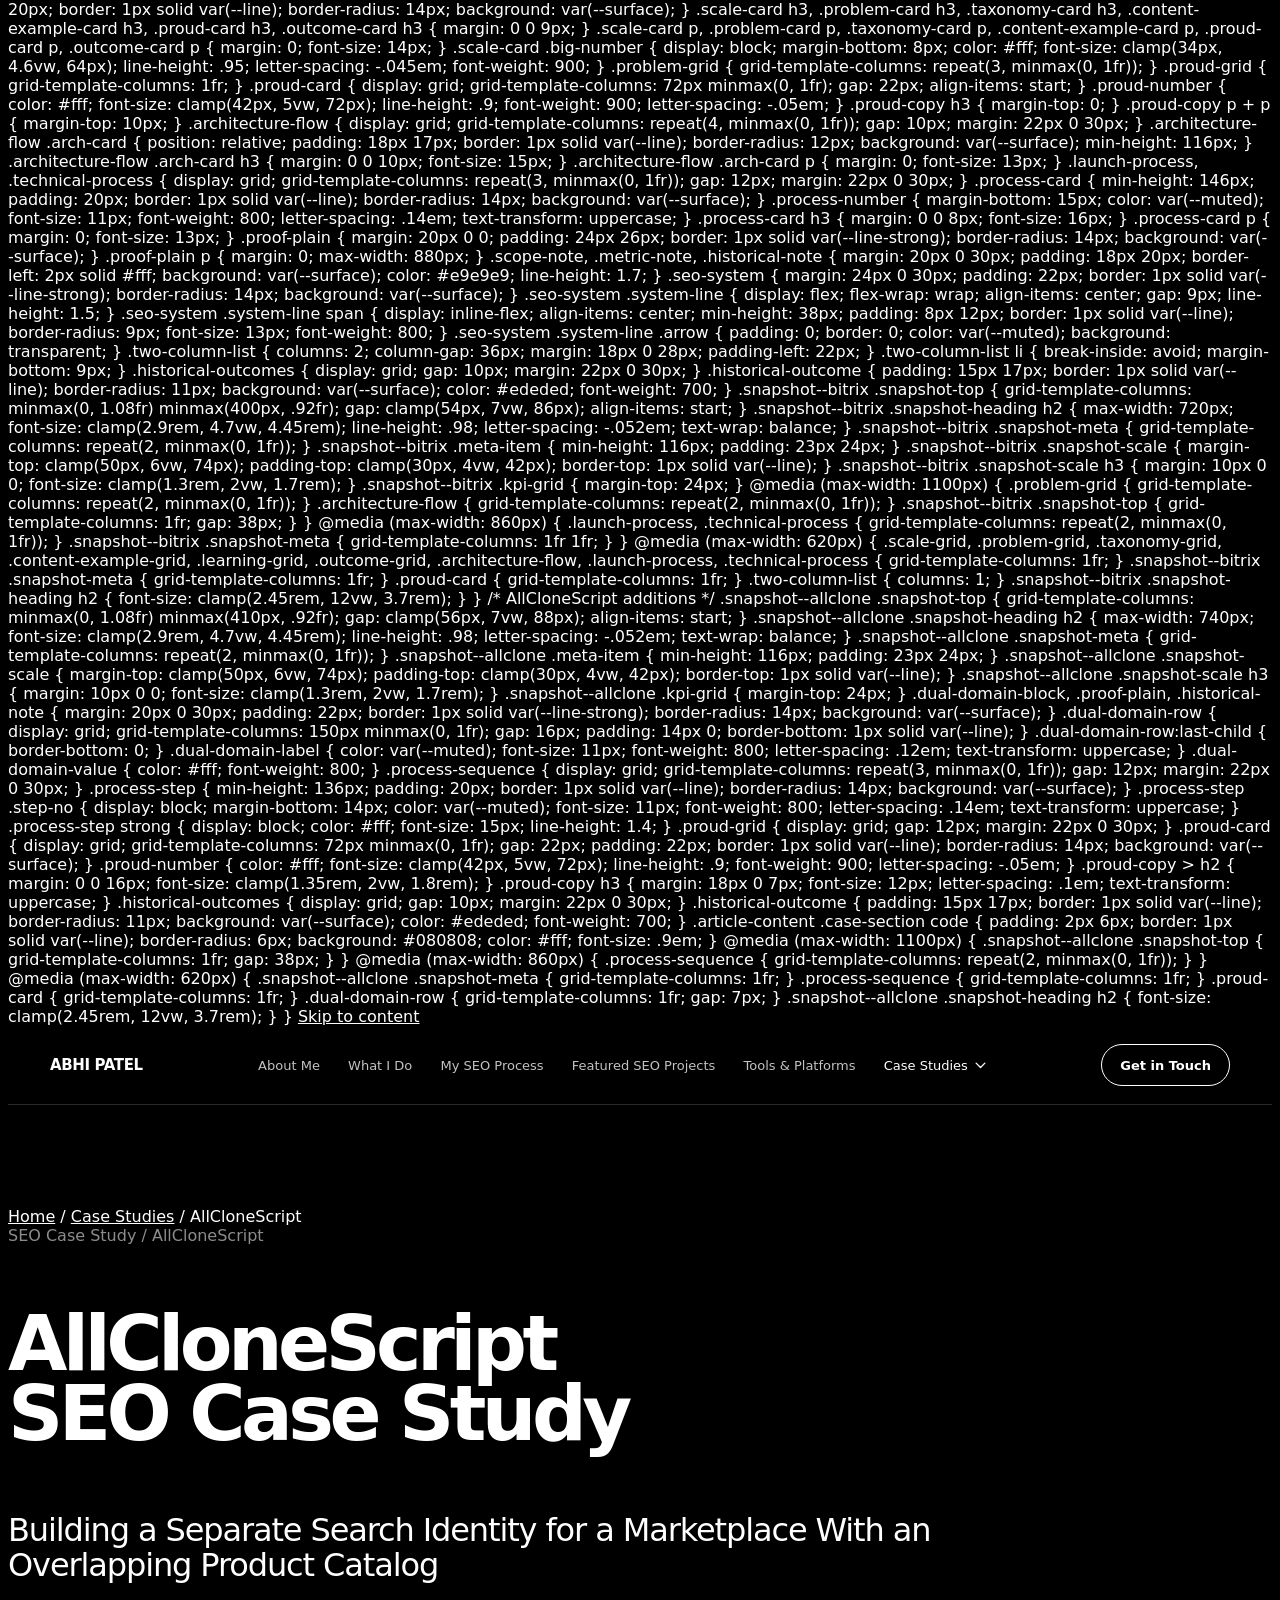
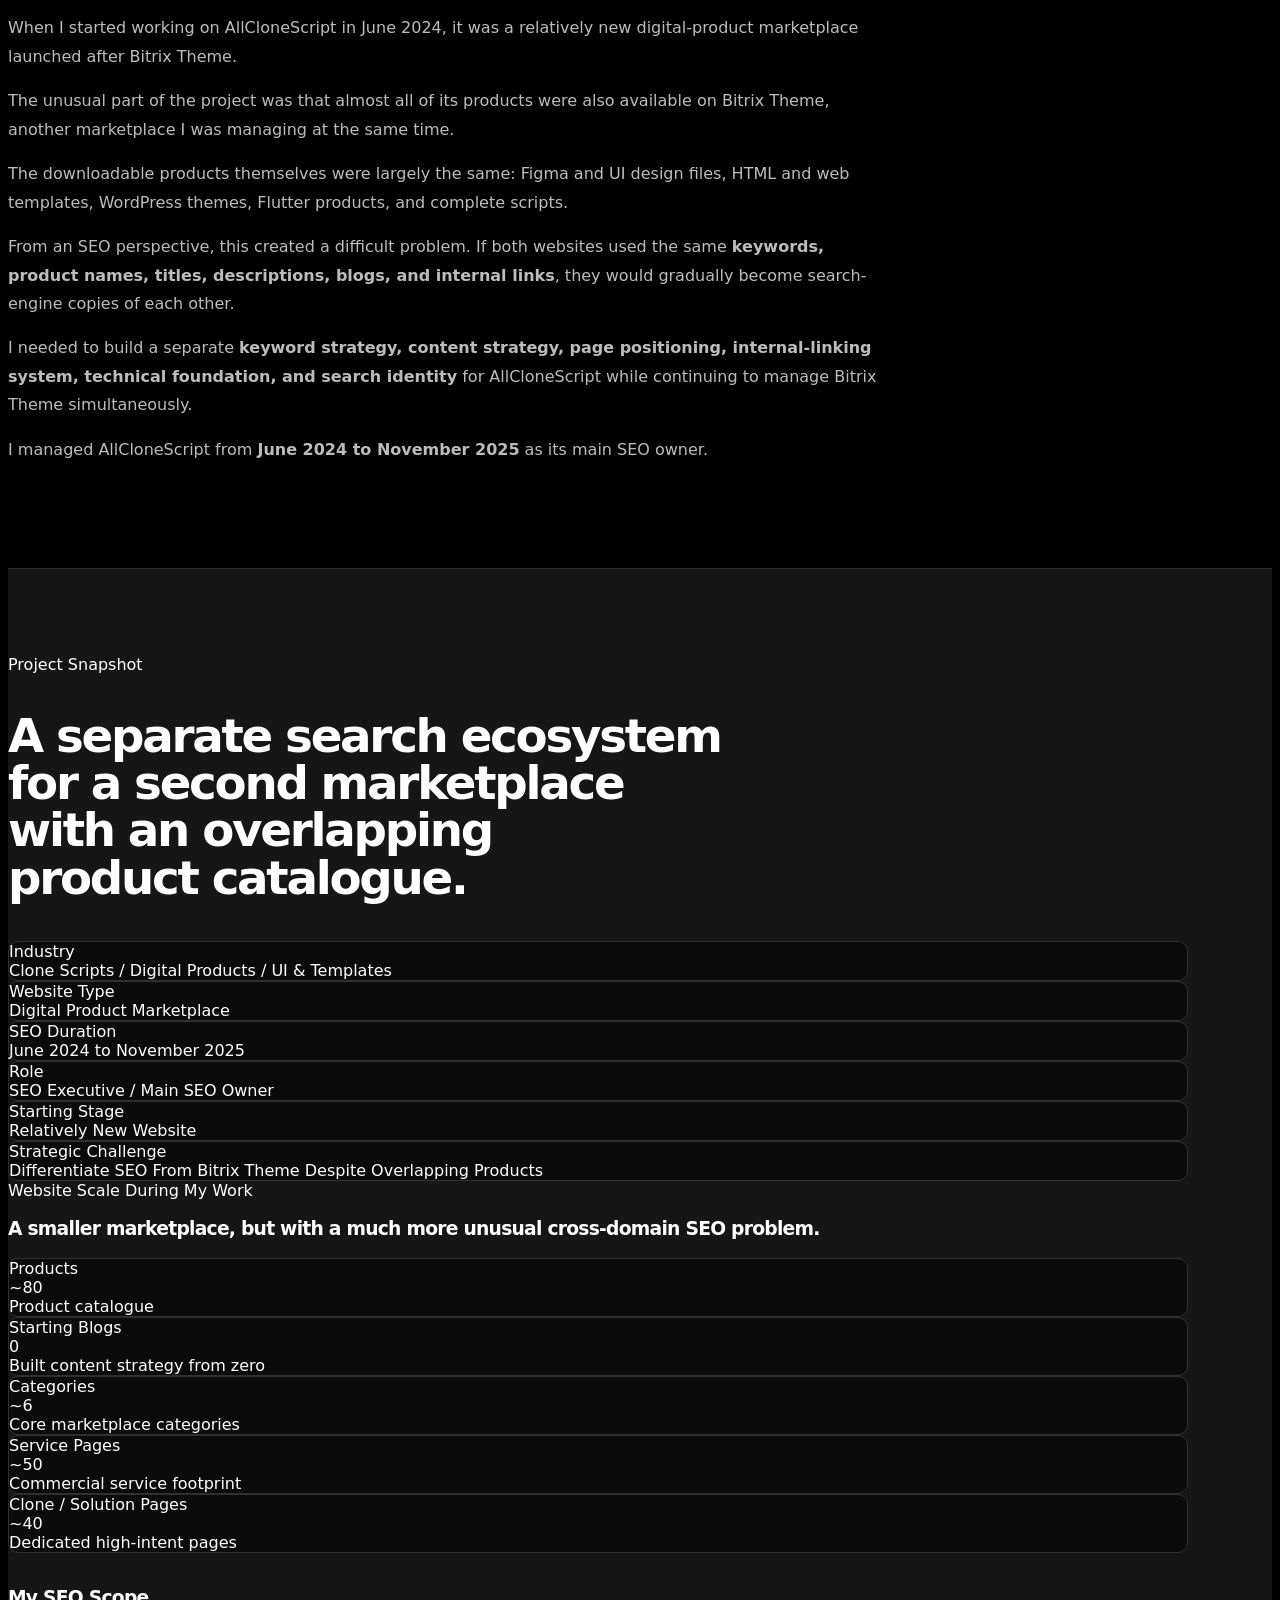
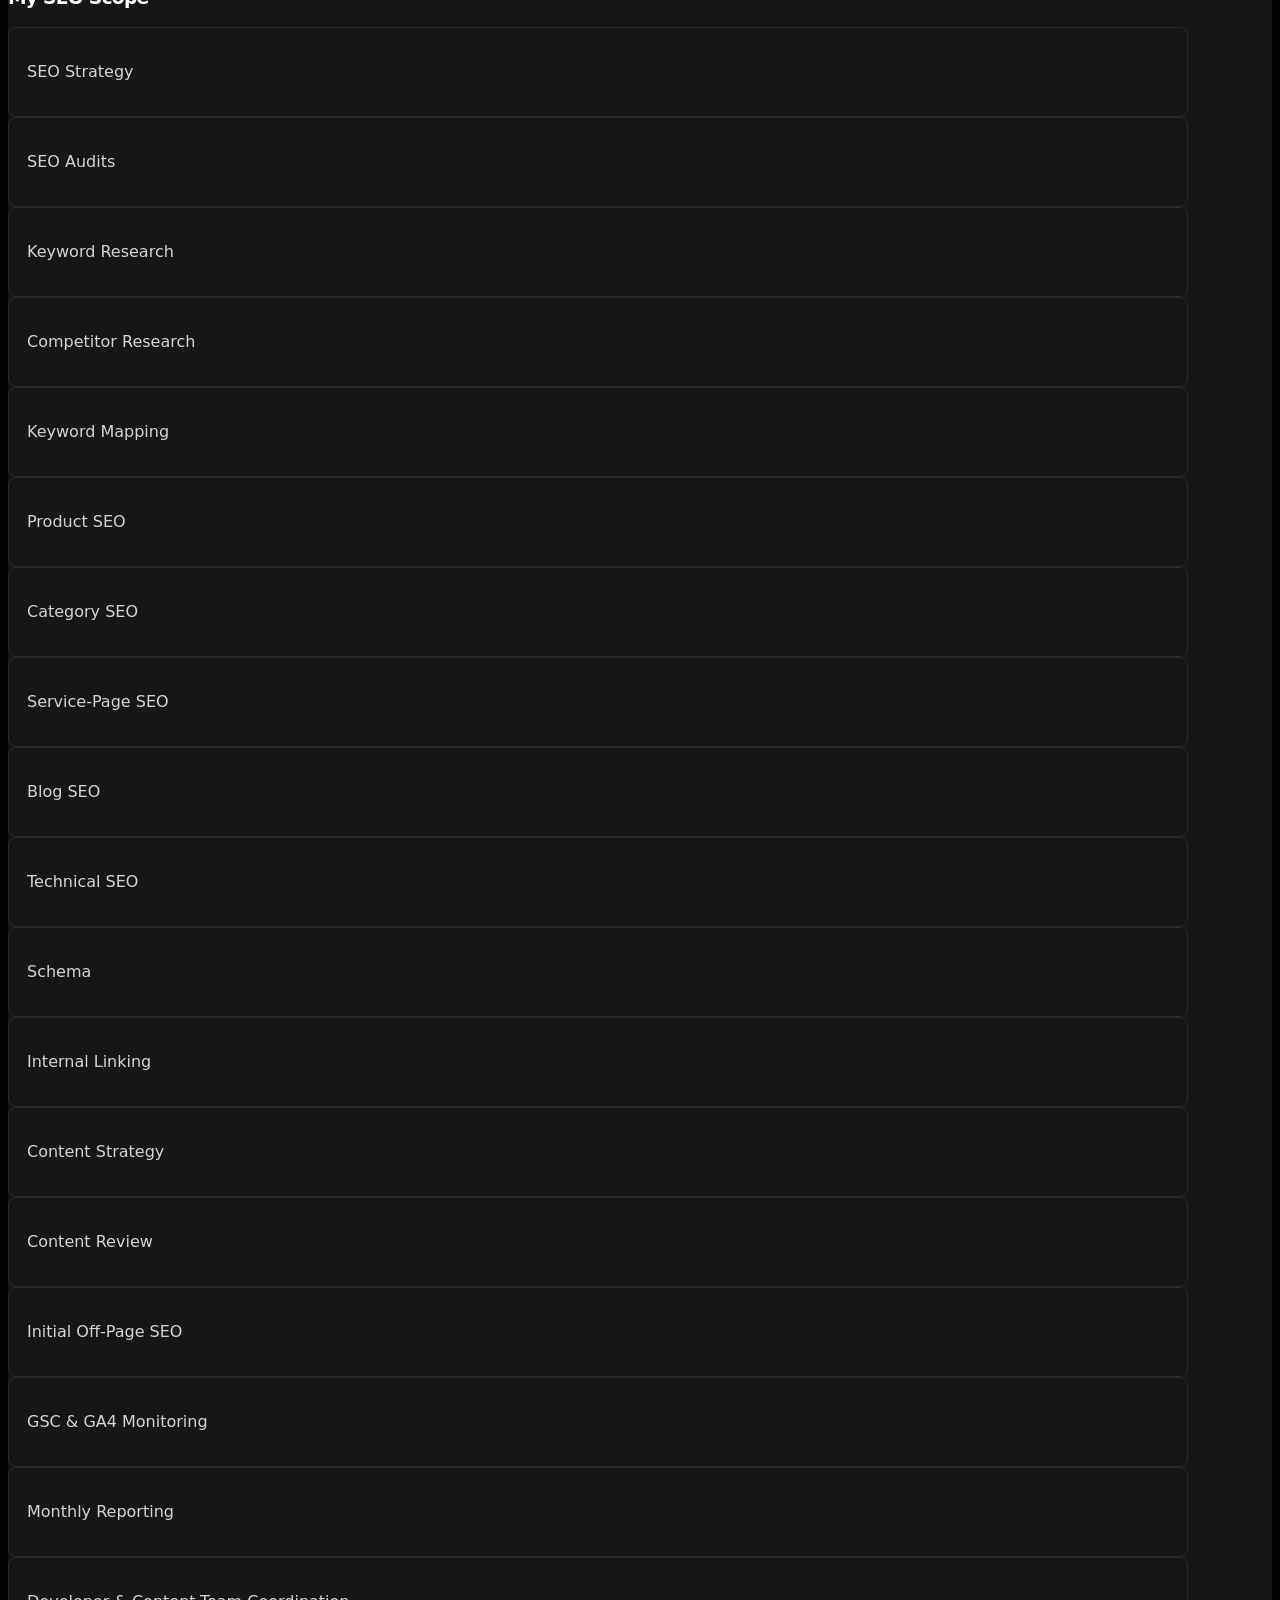
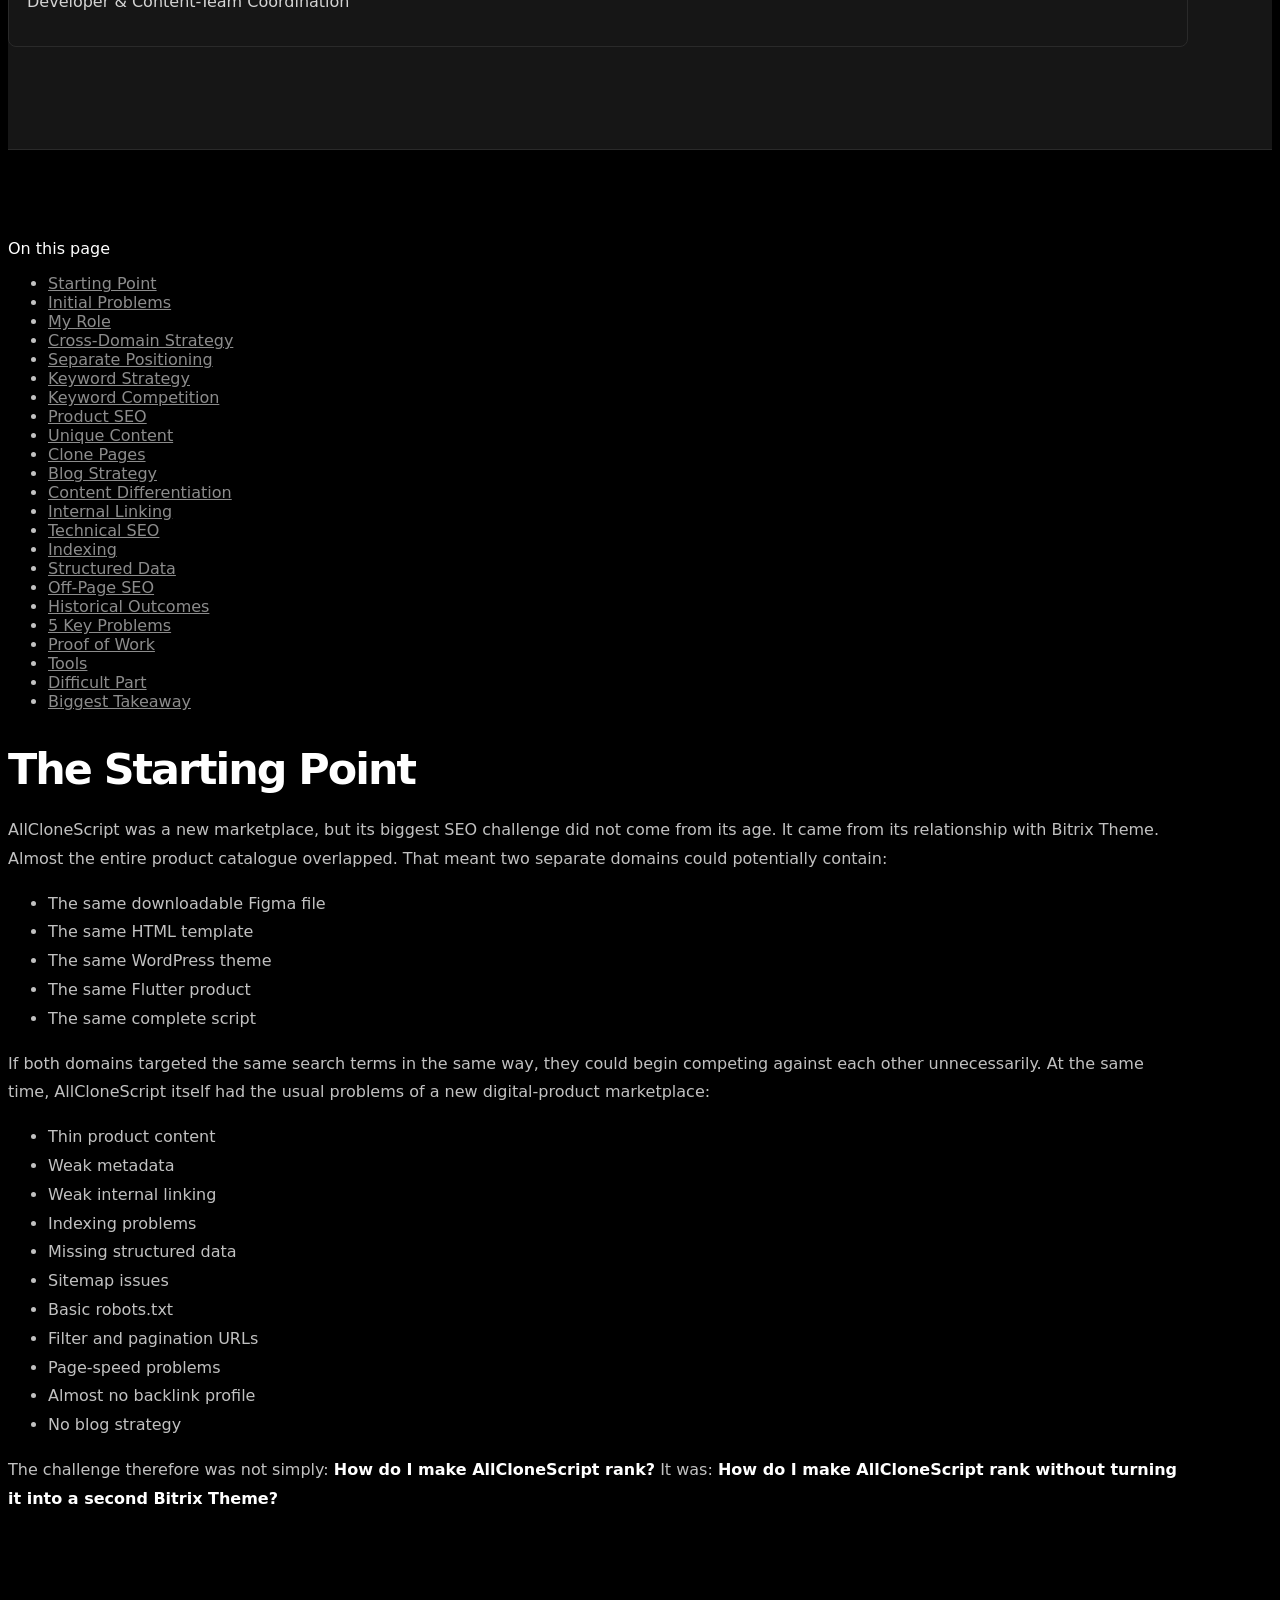
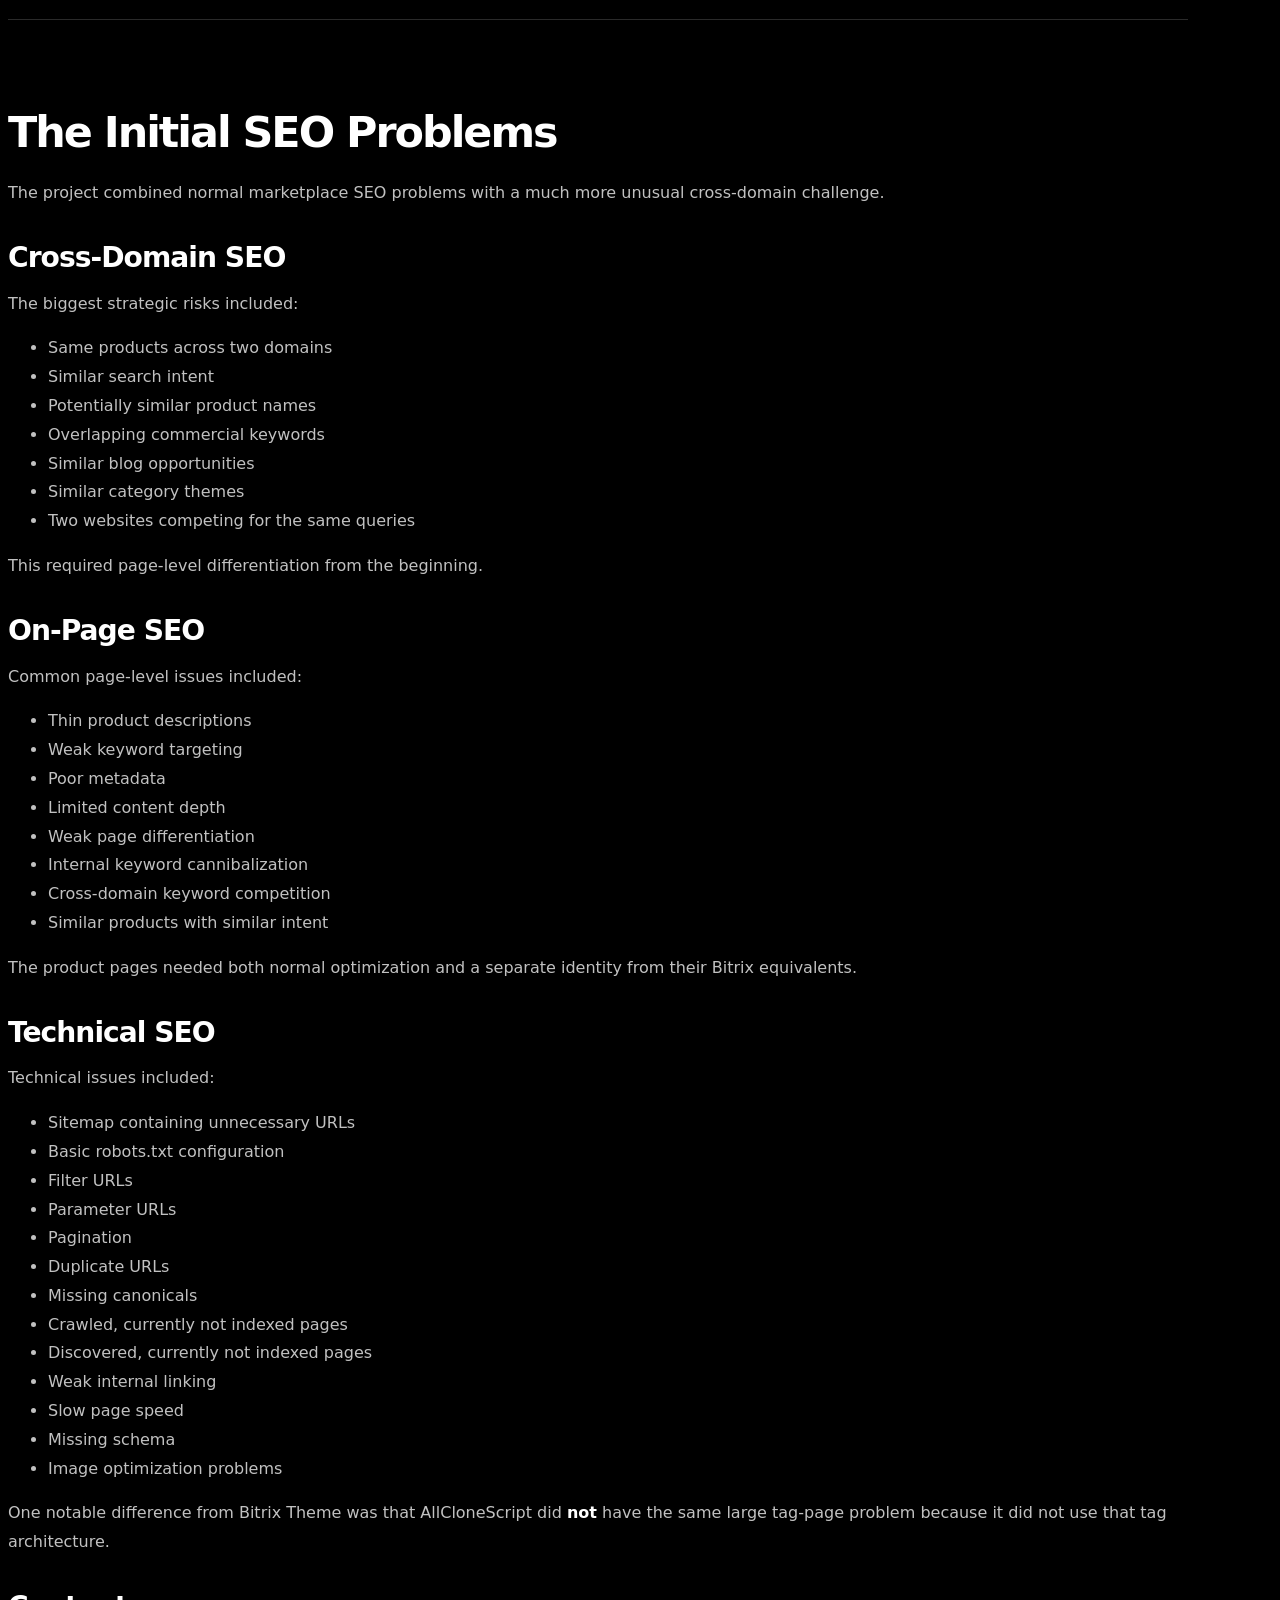
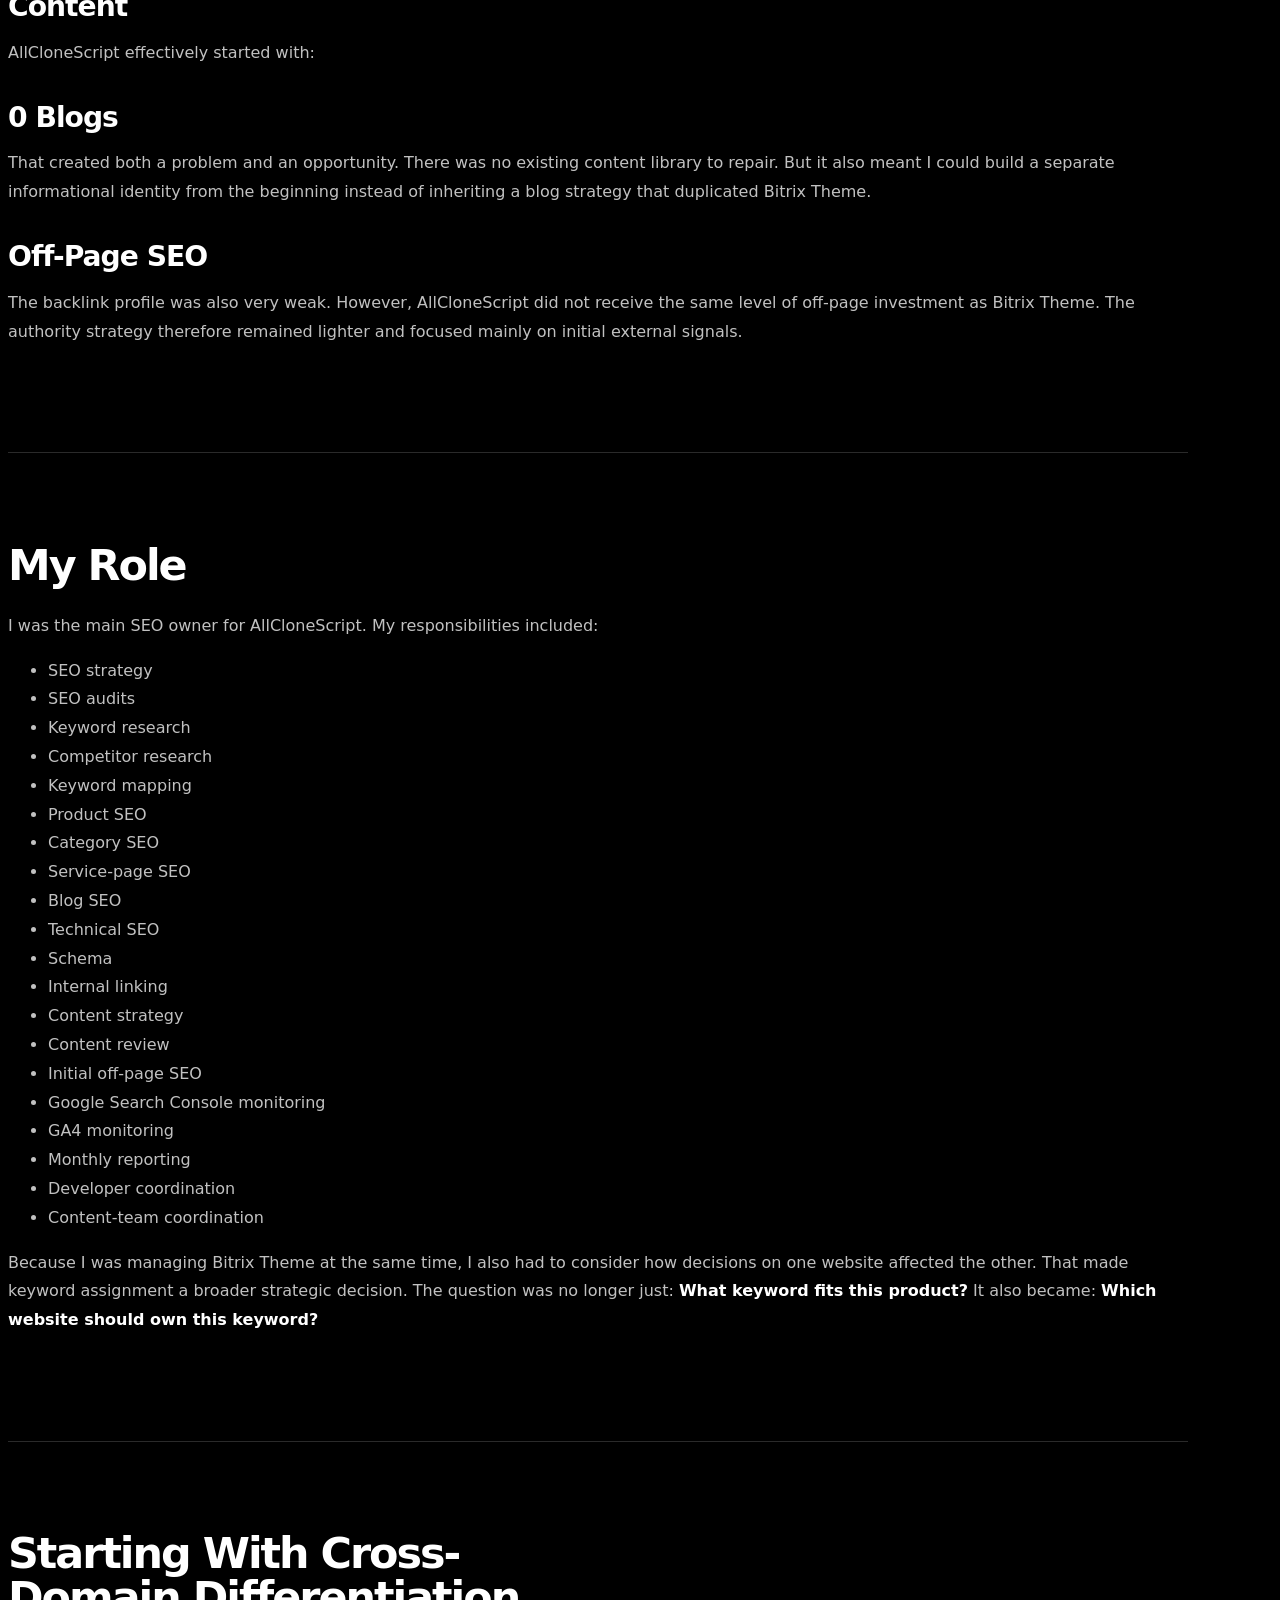
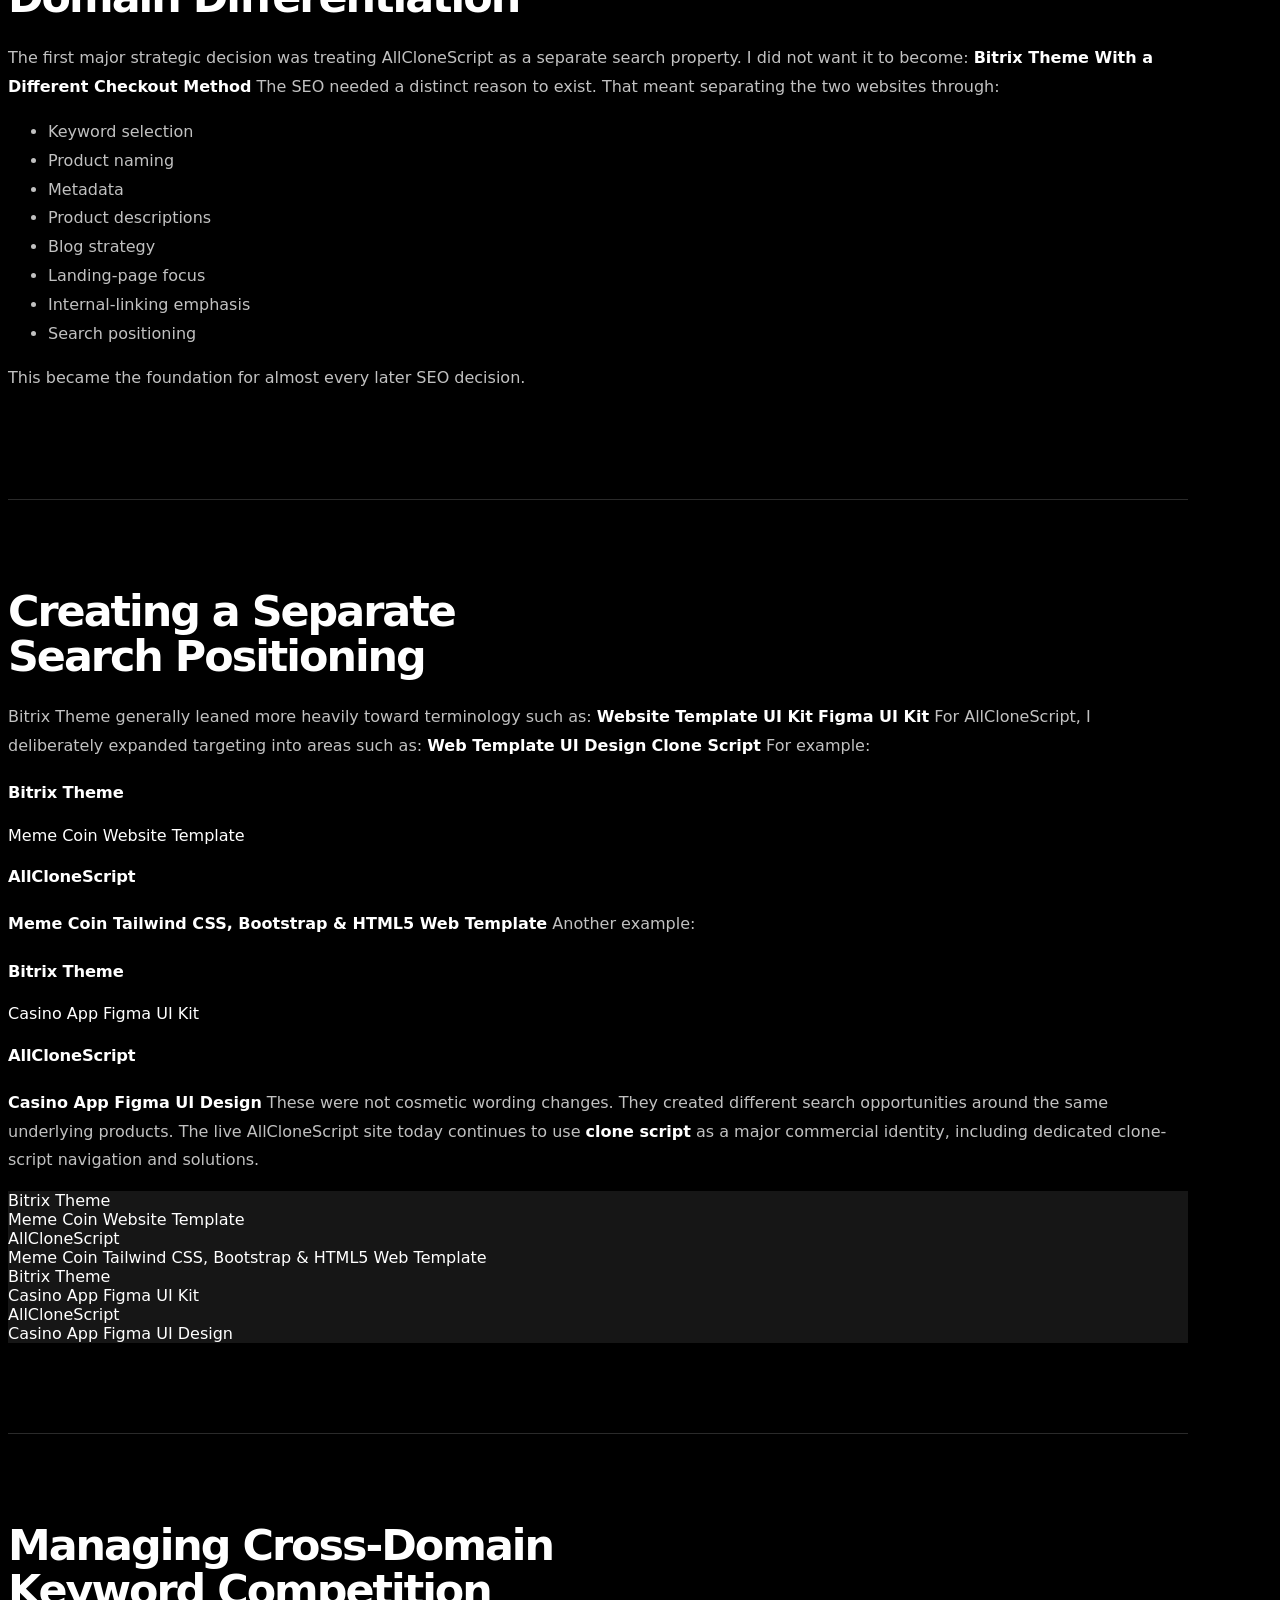
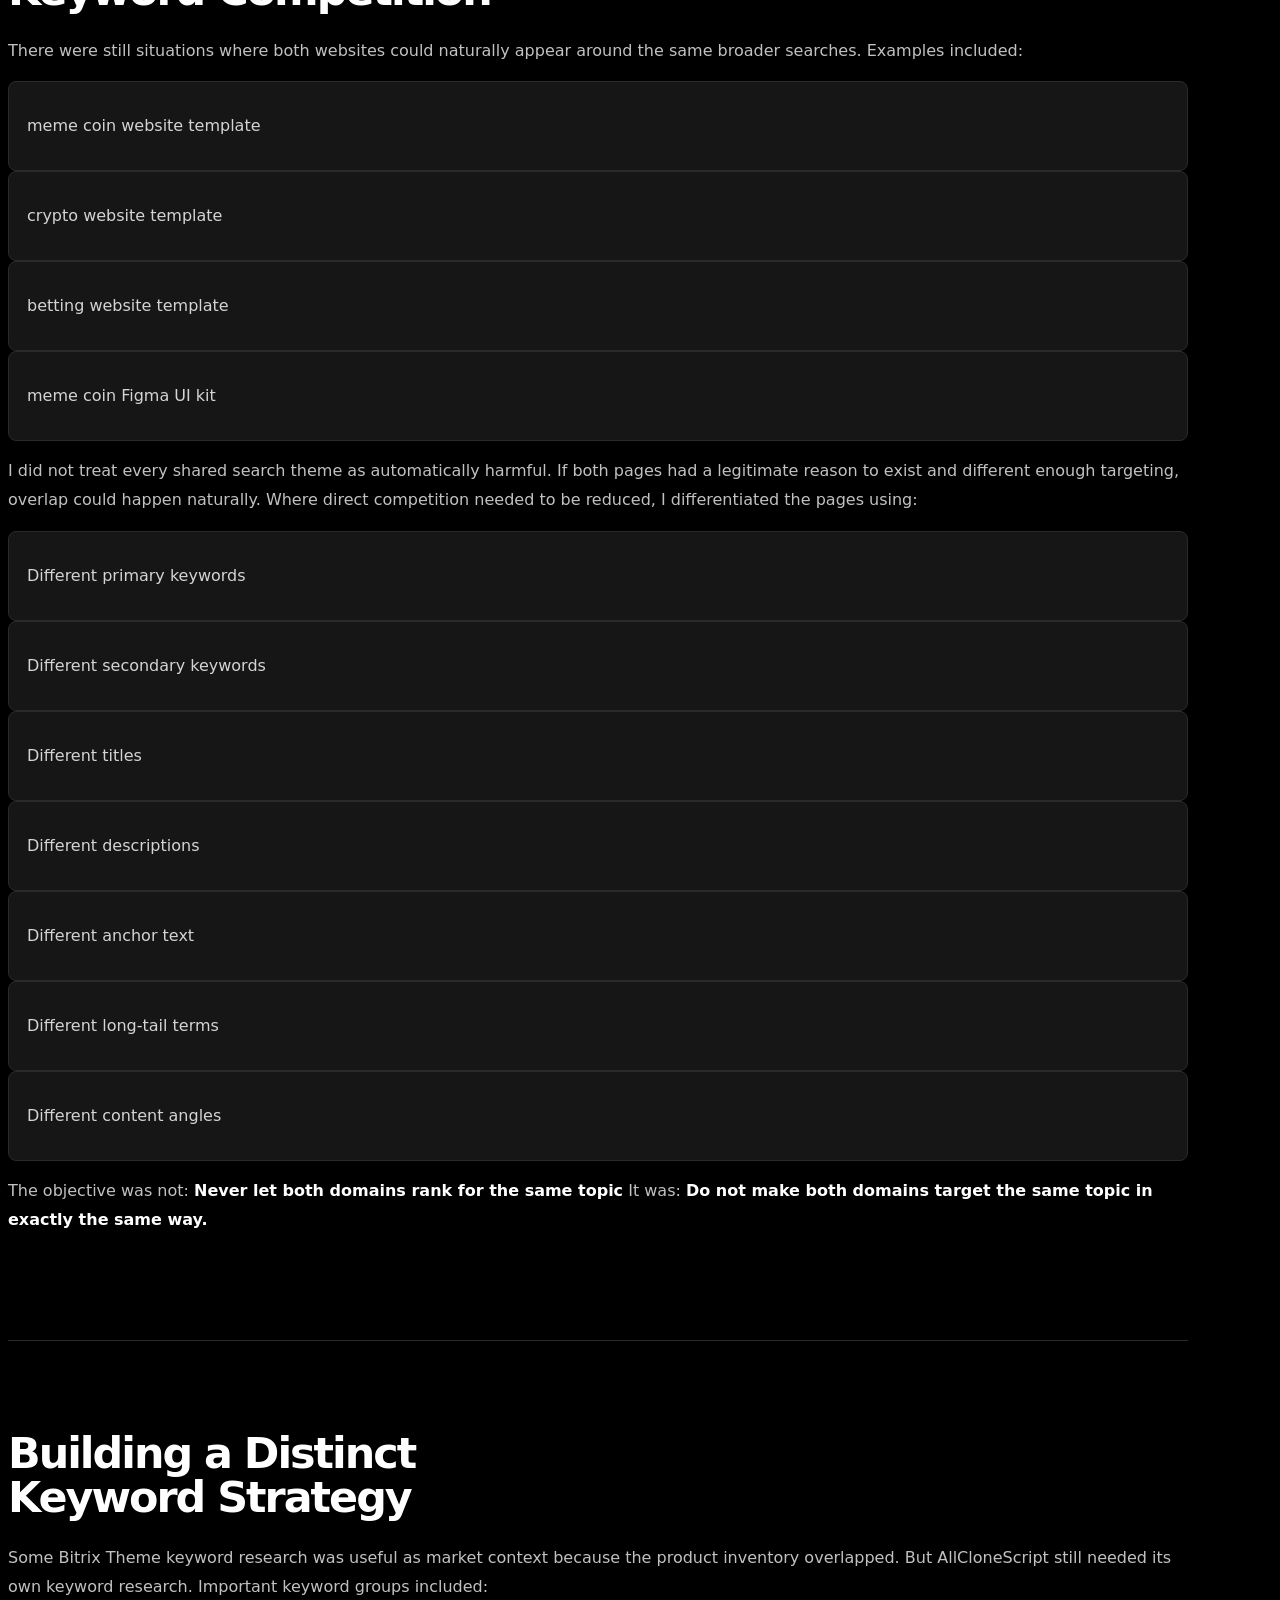
<file: case-studies/allclonescript.html>
<!DOCTYPE html>

<html lang="en">
<head>
<meta charset="utf-8"/>
<meta content="width=device-width, initial-scale=1.0" name="viewport"/>
<title>AllCloneScript SEO Case Study | Abhi Patel</title>
<meta content="AllCloneScript SEO case study by Abhi Patel, covering cross-domain keyword strategy, product SEO, clone-script pages, technical SEO, content, and links." name="description"/>
<meta content="index,follow,max-image-preview:large" name="robots"/>
<meta content="#000000" name="theme-color"/>
<link rel="canonical" href="https://seo-abhi.github.io/portfolio/case-studies/allclonescript.html">
    :root {
      --bg: #000;
      --surface: #070707;
      --surface-2: #0b0b0b;
      --text: #fff;
      --copy: #d1d1d1;
      --muted: #9a9a9a;
      --muted-2: #707070;
      --line: #242424;
      --line-strong: #393939;
      --max: 1240px;
      --reading: 850px;
      --radius: 18px;
      --ease: 220ms ease;
    }

    * { box-sizing: border-box; margin: 0; padding: 0; }
    html { background: var(--bg); scroll-behavior: smooth; }
    body {
      min-height: 100vh;
      background: var(--bg);
      color: var(--text);
      font-family: Arial, Helvetica, sans-serif;
      font-size: 16px;
      line-height: 1.72;
      -webkit-font-smoothing: antialiased;
      text-rendering: optimizeLegibility;
      overflow-wrap: anywhere;
    }

    a { color: inherit; text-decoration: none; }
    img { display: block; max-width: 100%; height: auto; }
    ::selection { background: #fff; color: #000; }
    :focus-visible { outline: 2px solid #fff; outline-offset: 4px; }

    .container {
      width: min(calc(100% - 48px), var(--max));
      margin-inline: auto;
    }

    .skip-link {
      position: fixed;
      top: 12px;
      left: 12px;
      z-index: 9999;
      padding: 10px 14px;
      color: #000;
      background: #fff;
      border-radius: 8px;
      font-weight: 800;
      transform: translateY(-180%);
    }
    .skip-link:focus { transform: translateY(0); }

    /* Header */
    .site-header {
      position: sticky;
      top: 0;
      z-index: 1000;
      border-bottom: 1px solid rgba(255,255,255,.08);
      background: rgba(0,0,0,.88);
      backdrop-filter: blur(16px);
      -webkit-backdrop-filter: blur(16px);
    }
    .nav {
      min-height: 72px;
      display: flex;
      align-items: center;
      justify-content: space-between;
      gap: 24px;
    }
    .brand {
      font-size: 14px;
      font-weight: 900;
      letter-spacing: .025em;
      white-space: nowrap;
    }
    .nav-center {
      display: flex;
      align-items: center;
      gap: 26px;
    }
    .nav-center a {
      color: var(--muted);
      font-size: 13px;
      transition: color var(--ease);
    }
    .nav-center a:hover { color: #fff; }
    .nav-cta {
      min-height: 42px;
      display: inline-flex;
      align-items: center;
      padding: 0 18px;
      border: 1px solid #fff;
      border-radius: 999px;
      font-size: 13px;
      font-weight: 800;
      transition: background var(--ease), color var(--ease);
    }
    .nav-cta:hover { background: #fff; color: #000; }

    /* Hero */
    .hero {
      position: relative;
      overflow: hidden;
      border-bottom: 1px solid var(--line);
      padding: clamp(68px, 9vw, 128px) 0 clamp(70px, 9vw, 118px);
    }
    .hero::before {
      content: "";
      position: absolute;
      inset: 0;
      pointer-events: none;
      opacity: .32;
      background-image:
        linear-gradient(rgba(255,255,255,.055) 1px, transparent 1px),
        linear-gradient(90deg, rgba(255,255,255,.055) 1px, transparent 1px);
      background-size: 68px 68px;
      mask-image: linear-gradient(to bottom, #000 0%, transparent 92%);
    }
    .hero-inner {
      position: relative;
      z-index: 1;
    }
    .breadcrumb {
      display: flex;
      align-items: center;
      gap: 9px;
      margin-bottom: 34px;
      color: var(--muted);
      font-size: 12px;
    }
    .breadcrumb a:hover { color: #fff; }
    .eyebrow {
      margin-bottom: 18px;
      color: var(--muted);
      font-size: 11px;
      font-weight: 800;
      letter-spacing: .16em;
      text-transform: uppercase;
    }
    .hero h1 {
      max-width: 1080px;
      font-size: clamp(3.5rem, 8.4vw, 8.6rem);
      line-height: .88;
      letter-spacing: -.068em;
      font-weight: 900;
    }
    .hero-subtitle {
      max-width: 1000px;
      margin-top: 26px;
      color: #f2f2f2;
      font-size: clamp(1.35rem, 2.8vw, 2.25rem);
      line-height: 1.13;
      letter-spacing: -.032em;
      font-weight: 700;
    }
    .hero-copy {
      max-width: 900px;
      margin-top: 34px;
      display: grid;
      gap: 16px;
      color: var(--copy);
      font-size: clamp(1rem, 1.3vw, 1.12rem);
    }

    /* Snapshot */
    .snapshot {
      border-bottom: 1px solid var(--line);
      padding: clamp(58px, 7vw, 86px) 0;
    }
    .snapshot-top {
      display: grid;
      grid-template-columns: .8fr 1.2fr;
      gap: 48px;
      align-items: start;
    }
    .section-kicker {
      color: var(--muted);
      font-size: 11px;
      font-weight: 800;
      letter-spacing: .16em;
      text-transform: uppercase;
    }
    .snapshot h2 {
      margin-top: 12px;
      font-size: clamp(2.2rem, 5vw, 4.7rem);
      line-height: .96;
      letter-spacing: -.052em;
    }
    .snapshot-meta {
      display: grid;
      grid-template-columns: repeat(2, minmax(0,1fr));
      gap: 1px;
      border: 1px solid var(--line);
      border-radius: var(--radius);
      overflow: hidden;
      background: var(--line);
    }
    .meta-item {
      min-height: 105px;
      padding: 22px;
      background: var(--surface);
    }
    .meta-label {
      display: block;
      margin-bottom: 7px;
      color: var(--muted-2);
      font-size: 10px;
      font-weight: 800;
      letter-spacing: .14em;
      text-transform: uppercase;
    }
    .meta-value {
      font-size: 16px;
      line-height: 1.35;
      font-weight: 750;
    }

    .kpi-grid {
      display: grid;
      grid-template-columns: repeat(3, minmax(0,1fr));
      gap: 12px;
      margin-top: 24px;
    }
    .kpi {
      min-height: 170px;
      display: flex;
      flex-direction: column;
      justify-content: space-between;
      padding: 24px;
      border: 1px solid var(--line);
      border-radius: var(--radius);
      background: linear-gradient(145deg, #0b0b0b 0%, #040404 100%);
    }
    .kpi-label {
      color: var(--muted);
      font-size: 11px;
      font-weight: 800;
      letter-spacing: .12em;
      text-transform: uppercase;
    }
    .kpi-value {
      margin-top: 26px;
      font-size: clamp(2.1rem, 4vw, 4rem);
      line-height: .9;
      letter-spacing: -.052em;
      font-weight: 900;
    }
    .kpi-detail {
      margin-top: 12px;
      color: var(--copy);
      font-size: 13px;
      line-height: 1.4;
    }

    /* Article */
    .article {
      padding: clamp(70px, 8vw, 116px) 0 140px;
    }
    .article-layout {
      display: grid;
      grid-template-columns: 220px minmax(0, 1fr);
      gap: clamp(48px, 7vw, 100px);
      align-items: start;
    }
    .article-rail {
      position: sticky;
      top: 104px;
    }
    .rail-title {
      margin-bottom: 14px;
      color: var(--muted-2);
      font-size: 10px;
      letter-spacing: .14em;
      text-transform: uppercase;
      font-weight: 800;
    }
    .rail-links {
      display: grid;
      gap: 7px;
      list-style: none;
    }
    .rail-links a {
      display: block;
      padding: 7px 0;
      color: #7e7e7e;
      font-size: 12px;
      line-height: 1.35;
      transition: color var(--ease), transform var(--ease);
    }
    .rail-links a:hover {
      color: #fff;
      transform: translateX(3px);
    }

    .article-content {
      width: 100%;
      max-width: var(--reading);
    }

    .case-section {
      scroll-margin-top: 110px;
      padding: 0 0 clamp(64px, 8vw, 100px);
      margin-bottom: clamp(64px, 8vw, 100px);
      border-bottom: 1px solid var(--line);
    }
    .case-section:last-child {
      border-bottom: 0;
      margin-bottom: 0;
      padding-bottom: 0;
    }

    .case-section > h1 {
      margin-bottom: 30px;
      font-size: clamp(2.25rem, 5vw, 4.75rem);
      line-height: .98;
      letter-spacing: -.05em;
      font-weight: 880;
    }
    .case-section h2 {
      margin: 34px 0 14px;
      font-size: clamp(1.6rem, 3.1vw, 2.6rem);
      line-height: 1.05;
      letter-spacing: -.035em;
    }
    .case-section h3 {
      margin: 30px 0 12px;
      color: #fff;
      font-size: 13px;
      line-height: 1.4;
      letter-spacing: .11em;
      text-transform: uppercase;
      font-weight: 800;
    }
    .case-section p {
      margin: 0 0 18px;
      color: var(--copy);
      font-size: 16px;
      line-height: 1.78;
    }
    .case-section strong {
      color: #fff;
      font-weight: 800;
    }
    .case-section ul {
      margin: 20px 0 24px;
      display: grid;
      gap: 10px;
      list-style: none;
    }
    .case-section li {
      position: relative;
      padding-left: 22px;
      color: var(--copy);
      line-height: 1.62;
    }
    .case-section li::before {
      content: "";
      position: absolute;
      left: 0;
      top: .78em;
      width: 6px;
      height: 6px;
      border-radius: 50%;
      background: #fff;
    }

    /* Tools list */
    #tools-platforms-used .tools-list {
      grid-template-columns: repeat(2, minmax(0, 1fr));
      column-gap: 42px;
      row-gap: 12px;
      margin-top: 28px;
    }

    #tools-platforms-used .tools-list li {
      padding: 15px 18px 15px 38px;
      border: 1px solid var(--line);
      border-radius: 12px;
      background: var(--surface);
      color: #e3e3e3;
    }

    #tools-platforms-used .tools-list li::before {
      left: 18px;
      top: 1.55em;
      width: 6px;
      height: 6px;
    }

    .case-section blockquote {
      margin: 28px 0;
      padding: 20px 22px;
      border-left: 2px solid #fff;
      background: var(--surface);
      color: #fff;
    }

    /* Structured/problem sections */
    .case-section--structured > h2 {
      padding-top: 28px;
      border-top: 1px solid var(--line);
    }

    /* Keyword strategy */
    .keyword-strategy .keyword-list {
      display: grid;
      grid-template-columns: repeat(2, minmax(0, 1fr));
      gap: 10px 12px;
      margin: 14px 0 30px;
      padding: 0;
      list-style: none;
    }

    .keyword-strategy .keyword-list li {
      position: relative;
      min-height: 58px;
      display: flex;
      align-items: center;
      padding: 14px 18px 14px 42px;
      border: 1px solid var(--line);
      border-radius: 12px;
      background: var(--surface);
      color: #e6e6e6;
      font-size: 14px;
      line-height: 1.45;
    }

    .keyword-strategy .keyword-list li::before {
      content: "";
      position: absolute;
      left: 20px;
      top: 50%;
      width: 6px;
      height: 6px;
      border-radius: 50%;
      background: #fff;
      transform: translateY(-50%);
    }

    .keyword-strategy .keyword-list--primary {
      grid-template-columns: minmax(0, 1fr);
      max-width: 430px;
    }

    .keyword-strategy .keyword-list--primary li {
      min-height: 66px;
      font-size: 17px;
    }

    .keyword-strategy .keyword-objective {
      margin-top: 8px;
      padding: 20px 22px;
      border-left: 2px solid #fff;
      background: var(--surface);
      color: #f0f0f0;
    }

    /* Proof images */
    .evidence {
      margin: 36px 0 44px;
    }
    .evidence-frame {
      overflow: hidden;
      border: 1px solid var(--line-strong);
      border-radius: 16px;
      background: #f4f4f4;
    }
    .evidence img {
      width: 100%;
      height: auto;
    }
    .evidence figcaption {
      margin-top: 10px;
      color: var(--muted);
      font-size: 12px;
      line-height: 1.5;
    }

    /* Strong metric blocks inside results sections */
    #consolidating-the-streamit-ecosystem h2,
    #overall-seo-results h2,
    #homepage-growth h3,
    #another-brand-search-win h2 {
      margin-top: 26px;
    }

    /* Proof-of-work recap */
    #proof-of-work h3 {
      margin-top: 18px;
      padding: 18px 18px 0;
      border: 1px solid var(--line);
      border-bottom: 0;
      border-radius: 12px 12px 0 0;
      background: var(--surface);
    }
    #proof-of-work h3 + p {
      margin: 0 0 16px;
      padding: 0 18px 18px;
      border: 1px solid var(--line);
      border-top: 0;
      border-radius: 0 0 12px 12px;
      background: var(--surface);
      white-space: pre-line;
    }

    /* Takeaway */
    #my-biggest-takeaway {
      padding: clamp(42px, 6vw, 70px);
      border: 1px solid var(--line-strong);
      border-radius: 22px;
      background: linear-gradient(145deg, #0c0c0c 0%, #030303 100%);
    }
    #my-biggest-takeaway > h1 {
      max-width: 700px;
    }
    #my-biggest-takeaway p:last-child strong {
      display: block;
      margin-top: 26px;
      color: #fff;
      font-size: clamp(1.25rem, 2.5vw, 1.8rem);
      line-height: 1.35;
    }

    /* Footer */
    .footer {
      border-top: 1px solid var(--line);
      padding: 32px 0 46px;
    }
    .footer-inner {
      display: flex;
      align-items: center;
      justify-content: space-between;
      gap: 22px;
      color: var(--muted-2);
      font-size: 12px;
    }
    .footer-links {
      display: flex;
      gap: 18px;
    }
    .footer a:hover { color: #fff; }

    @media (max-width: 1050px) {
      .article-layout {
        grid-template-columns: 1fr;
      }
      .article-rail {
        display: none;
      }
      .article-content {
        max-width: 920px;
      }
      .snapshot-top {
        grid-template-columns: 1fr;
      }
    }

    @media (max-width: 820px) {
      .nav-center { display: none; }
      .kpi-grid { grid-template-columns: repeat(2, minmax(0,1fr)); }
    }

    @media (max-width: 620px) {
      .container { width: min(calc(100% - 28px), var(--max)); }
      .nav-cta { display: none; }
      .hero {
        padding: 52px 0 64px;
      }
      .hero h1 {
        font-size: clamp(3.15rem, 17vw, 5.6rem);
      }
      .hero-subtitle {
        font-size: 1.42rem;
      }
      .snapshot-meta {
        grid-template-columns: 1fr;
      }
      .kpi-grid {
        grid-template-columns: 1fr;
      }
      .kpi {
        min-height: 145px;
      }
      .article {
        padding-top: 64px;
      }
      .case-section > h1 {
        font-size: clamp(2.25rem, 12vw, 3.6rem);
      }
      .case-section p,
      .case-section li {
        font-size: 15px;
      }

      #tools-platforms-used .tools-list {
        grid-template-columns: 1fr;
        gap: 10px;
      }

      .keyword-strategy .keyword-list {
        grid-template-columns: 1fr;
      }

      .keyword-strategy .keyword-list--primary {
        max-width: none;
      }

      .link-flow-grid,
      .status-list,
      .compact-keyword-list {
        grid-template-columns: 1fr;
      }

      .link-flow-card {
        padding: 18px;
      }

      .horizontal-flow {
        padding: 16px;
      }
      #my-biggest-takeaway {
        padding: 28px 22px;
        border-radius: 16px;
      }
      .footer-inner {
        flex-direction: column;
        align-items: flex-start;
      }
    }

    @media (prefers-reduced-motion: reduce) {
      html { scroll-behavior: auto; }
      *, *::before, *::after {
        animation-duration: .01ms !important;
        animation-iteration-count: 1 !important;
        transition-duration: .01ms !important;
      }
    }
  

    /* Internal-linking and process flows */
    .link-flow-grid {
      display: grid;
      grid-template-columns: repeat(2, minmax(0, 1fr));
      gap: 14px;
      margin: 28px 0 30px;
    }

    .link-flow-card {
      padding: 22px;
      border: 1px solid var(--line);
      border-radius: 14px;
      background: var(--surface);
    }

    .link-flow-card h3 {
      margin: 0 0 16px;
    }

    .link-flow-steps,
    .horizontal-flow {
      display: flex;
      flex-wrap: wrap;
      align-items: center;
      gap: 9px;
    }

    .link-flow-steps span:not(.flow-arrow),
    .horizontal-flow span:not(.flow-arrow) {
      display: inline-flex;
      align-items: center;
      min-height: 34px;
      padding: 7px 11px;
      border: 1px solid var(--line-strong);
      border-radius: 999px;
      background: #030303;
      color: #ececec;
      font-size: 12px;
      line-height: 1.35;
      font-weight: 700;
    }

    .flow-arrow {
      color: var(--muted);
      font-size: 15px;
      line-height: 1;
    }

    .horizontal-flow {
      margin: 20px 0 28px;
      padding: 18px;
      border: 1px solid var(--line);
      border-radius: 14px;
      background: var(--surface);
    }

    .status-list {
      grid-template-columns: repeat(2, minmax(0, 1fr));
      gap: 10px 12px !important;
      margin: 18px 0 24px !important;
    }

    .status-list li {
      padding: 15px 18px 15px 40px !important;
      border: 1px solid var(--line);
      border-radius: 12px;
      background: var(--surface);
    }

    .compact-keyword-list {
      grid-template-columns: repeat(2, minmax(0, 1fr));
      gap: 10px 12px !important;
      margin: 18px 0 26px !important;
    }

    .compact-keyword-list li {
      padding: 15px 18px 15px 40px !important;
      border: 1px solid var(--line);
      border-radius: 12px;
      background: var(--surface);
    }


    /* Internal-linking and process flows */
    .link-flow-grid {
      display: grid;
      grid-template-columns: repeat(2, minmax(0, 1fr));
      gap: 14px;
      margin: 28px 0 30px;
    }

    .link-flow-card {
      padding: 22px;
      border: 1px solid var(--line);
      border-radius: 14px;
      background: var(--surface);
    }

    .link-flow-card h3 {
      margin: 0 0 16px;
    }

    .link-flow-steps,
    .horizontal-flow {
      display: flex;
      flex-wrap: wrap;
      align-items: center;
      gap: 9px;
    }

    .link-flow-steps span:not(.flow-arrow),
    .horizontal-flow span:not(.flow-arrow) {
      display: inline-flex;
      align-items: center;
      min-height: 34px;
      padding: 7px 11px;
      border: 1px solid var(--line-strong);
      border-radius: 999px;
      background: #030303;
      color: #ececec;
      font-size: 12px;
      line-height: 1.35;
      font-weight: 700;
    }

    .flow-arrow {
      color: var(--muted);
      font-size: 15px;
      line-height: 1;
    }

    .horizontal-flow {
      margin: 20px 0 28px;
      padding: 18px;
      border: 1px solid var(--line);
      border-radius: 14px;
      background: var(--surface);
    }

    .status-list {
      grid-template-columns: repeat(2, minmax(0, 1fr));
      gap: 10px 12px !important;
      margin: 18px 0 24px !important;
    }

    .status-list li,
    .compact-keyword-list li {
      padding: 15px 18px 15px 40px !important;
      border: 1px solid var(--line);
      border-radius: 12px;
      background: var(--surface);
    }

    .compact-keyword-list {
      grid-template-columns: repeat(2, minmax(0, 1fr));
      gap: 10px 12px !important;
      margin: 18px 0 26px !important;
    }

    /* Earthly Jewels result sections */
    #overall-seo-results h2,
    #keyword-growth-example h2,
    #collection-page-growth h2 {
      margin-top: 26px;
    }

    /* Compact flow statements */
    .flow-statement {
      margin: 24px 0 28px;
      padding: 20px 22px;
      border-left: 2px solid #fff;
      background: var(--surface);
      color: #f0f0f0;
      font-weight: 700;
    }

    /* Tinyfacets structured keyword architecture */
    .keyword-architecture {
      display: grid;
      grid-template-columns: repeat(2, minmax(0, 1fr));
      gap: 12px;
      margin: 20px 0 30px;
    }

    .keyword-architecture-card {
      padding: 20px;
      border: 1px solid var(--line);
      border-radius: 14px;
      background: var(--surface);
    }

    .keyword-architecture-card h3 {
      margin: 0 0 8px;
    }

    .keyword-architecture-card p {
      margin: 0;
      font-size: 14px;
    }

    /* Search-result mini cards */
    .result-mini-grid {
      display: grid;
      grid-template-columns: repeat(2, minmax(0, 1fr));
      gap: 12px;
      margin: 20px 0 28px;
    }

    .result-mini-card {
      padding: 20px;
      border: 1px solid var(--line);
      border-radius: 14px;
      background: var(--surface);
    }

    .result-mini-card h3 {
      margin: 0 0 12px;
    }

    .result-mini-card p {
      margin: 0 0 6px;
      font-size: 14px;
    }

    /* Screenshot placeholders, ready for future proof images */
    .evidence-placeholder {
      margin: 34px 0 44px;
      padding: clamp(28px, 5vw, 52px);
      border: 1px dashed var(--line-strong);
      border-radius: 16px;
      background:
        linear-gradient(135deg, rgba(255,255,255,.025), rgba(255,255,255,0)),
        var(--surface);
      text-align: center;
    }

    .evidence-placeholder .placeholder-label {
      display: block;
      margin-bottom: 10px;
      color: #fff;
      font-size: 12px;
      font-weight: 800;
      letter-spacing: .12em;
      text-transform: uppercase;
    }

    .evidence-placeholder .placeholder-copy {
      max-width: 660px;
      margin: 0 auto;
      color: var(--muted);
      font-size: 13px;
      line-height: 1.6;
    }

    .evidence-placeholder figcaption {
      margin-top: 16px;
      color: var(--muted-2);
      font-size: 12px;
      line-height: 1.5;
    }

    /* Learnings */
    .learning-grid {
      display: grid;
      grid-template-columns: repeat(2, minmax(0, 1fr));
      gap: 12px;
      margin: 22px 0 28px;
    }

    .learning-item {
      padding: 18px 20px;
      border: 1px solid var(--line);
      border-radius: 12px;
      background: var(--surface);
      color: #e7e7e7;
      font-size: 14px;
      font-weight: 700;
      line-height: 1.45;
    }

    @media (max-width: 620px) {
      .keyword-architecture,
      .result-mini-grid,
      .learning-grid {
        grid-template-columns: 1fr;
      }
    }

    /* Final indexing-status card fix */
    .status-list {
      list-style: none !important;
      padding-left: 0 !important;
    }

    .status-list li {
      list-style: none !important;
      padding: 16px 18px !important;
      display: flex;
      align-items: center;
      min-height: 58px;
    }

    .status-list li::before,
    .status-list li::marker {
      content: none !important;
      display: none !important;
    }

  
    /* Jewelite specific structured blocks */
    .team-grid,
    .schema-grid,
    .trust-grid,
    .keyword-architecture,
    .result-mini-grid,
    .learning-grid {
      display: grid;
      grid-template-columns: repeat(2, minmax(0, 1fr));
      gap: 12px;
      margin: 20px 0 30px;
    }

    .team-card,
    .schema-card,
    .trust-card,
    .keyword-architecture-card,
    .result-mini-card,
    .learning-item {
      padding: 20px;
      border: 1px solid var(--line);
      border-radius: 14px;
      background: var(--surface);
    }

    .team-card h3,
    .schema-card h3,
    .trust-card h3,
    .keyword-architecture-card h3,
    .result-mini-card h3 {
      margin: 0 0 9px;
    }

    .team-card p,
    .schema-card p,
    .trust-card p,
    .keyword-architecture-card p,
    .result-mini-card p {
      margin: 0;
      font-size: 14px;
    }

    .learning-item {
      color: #e7e7e7;
      font-size: 14px;
      font-weight: 700;
      line-height: 1.45;
    }

    .metric-note {
      margin: 18px 0 28px;
      padding: 18px 20px;
      border-left: 2px solid #fff;
      background: var(--surface);
      color: #e8e8e8;
    }

    .code-sample {
      margin: 16px 0 24px;
      padding: 16px 18px;
      overflow-x: auto;
      border: 1px solid var(--line);
      border-radius: 12px;
      background: #050505;
      color: #f0f0f0;
      font-family: Consolas, Monaco, "Courier New", monospace;
      font-size: 13px;
      line-height: 1.6;
      white-space: pre-wrap;
      word-break: break-word;
    }

    .proof-list {
      display: grid;
      gap: 10px;
      margin: 20px 0 30px;
    }

    .proof-item {
      padding: 16px 18px;
      border: 1px solid var(--line);
      border-radius: 12px;
      background: var(--surface);
    }

    .proof-item strong {
      display: block;
      margin-bottom: 4px;
    }

    @media (max-width: 620px) {
      .team-grid,
      .schema-grid,
      .trust-grid,
      .keyword-architecture,
      .result-mini-grid,
      .learning-grid {
        grid-template-columns: 1fr;
      }
    }

    /* IQONIC Tech focused-scope additions */
    .scope-grid,
    .page-result-grid,
    .query-grid,
    .learning-grid {
      display: grid;
      grid-template-columns: repeat(2, minmax(0, 1fr));
      gap: 12px;
      margin: 22px 0 30px;
    }

    .scope-card,
    .page-result-card,
    .query-card,
    .learning-item {
      padding: 20px;
      border: 1px solid var(--line);
      border-radius: 14px;
      background: var(--surface);
    }

    .scope-card h3,
    .page-result-card h3,
    .query-card h3 {
      margin: 0 0 10px;
    }

    .scope-card p,
    .page-result-card p,
    .query-card p {
      margin: 0 0 7px;
      font-size: 14px;
    }

    .query-card .query-name {
      margin-bottom: 14px;
      color: #fff;
      font-weight: 800;
      line-height: 1.4;
    }

    .query-card .query-metrics {
      display: grid;
      grid-template-columns: repeat(2, minmax(0, 1fr));
      gap: 8px;
    }

    .query-card .query-metrics span {
      display: block;
      padding: 9px 10px;
      border: 1px solid var(--line);
      border-radius: 10px;
      color: #dcdcdc;
      font-size: 12px;
      line-height: 1.35;
    }

    .scope-note,
    .metric-note {
      margin: 20px 0 30px;
      padding: 18px 20px;
      border-left: 2px solid #fff;
      background: var(--surface);
      color: #e9e9e9;
      line-height: 1.7;
    }

    .proof-list {
      display: grid;
      gap: 10px;
      margin: 20px 0 30px;
    }

    .proof-item {
      padding: 16px 18px;
      border: 1px solid var(--line);
      border-radius: 12px;
      background: var(--surface);
    }

    .proof-item strong {
      display: block;
      margin-bottom: 4px;
    }

    .landing-page-callout {
      margin: 22px 0 30px;
      padding: 20px;
      border: 1px solid var(--line-strong);
      border-radius: 14px;
      background: var(--surface);
    }

    .landing-page-callout h3 {
      margin: 0 0 10px;
    }

    .landing-page-callout p {
      margin: 0;
    }

    @media (max-width: 620px) {
      .scope-grid,
      .page-result-grid,
      .query-grid,
      .learning-grid {
        grid-template-columns: 1fr;
      }

      .query-card .query-metrics {
        grid-template-columns: 1fr 1fr;
      }
    }

    .scope-grid,
    .foundation-grid,
    .future-grid,
    .learning-grid,
    .reported-grid {
      display: grid;
      grid-template-columns: repeat(2, minmax(0, 1fr));
      gap: 12px;
      margin: 22px 0 30px;
    }

    .scope-card,
    .foundation-card,
    .future-card,
    .learning-item,
    .reported-card {
      padding: 20px;
      border: 1px solid var(--line);
      border-radius: 14px;
      background: var(--surface);
    }

    .scope-card h3,
    .foundation-card h3,
    .future-card h3,
    .reported-card h3 {
      margin: 0 0 9px;
    }

    .scope-card p,
    .foundation-card p,
    .future-card p,
    .reported-card p {
      margin: 0;
      font-size: 14px;
    }

    .scope-note,
    .metric-note {
      margin: 20px 0 30px;
      padding: 18px 20px;
      border-left: 2px solid #fff;
      background: var(--surface);
      color: #e9e9e9;
      line-height: 1.7;
    }

    .process-grid {
      display: grid;
      grid-template-columns: repeat(3, minmax(0, 1fr));
      gap: 12px;
      margin: 22px 0 30px;
    }

    .process-card {
      min-height: 148px;
      padding: 20px;
      border: 1px solid var(--line);
      border-radius: 14px;
      background: var(--surface);
    }

    .process-number {
      margin-bottom: 15px;
      color: var(--muted);
      font-size: 12px;
      font-weight: 800;
      letter-spacing: .14em;
      text-transform: uppercase;
    }

    .process-card h3 {
      margin: 0 0 8px;
    }

    .process-card p {
      margin: 0;
      font-size: 14px;
    }

    .proof-list {
      display: grid;
      gap: 10px;
      margin: 20px 0 30px;
    }

    .proof-item {
      padding: 16px 18px;
      border: 1px solid var(--line);
      border-radius: 12px;
      background: var(--surface);
    }

    .proof-item strong {
      display: block;
      margin-bottom: 4px;
    }

    .outcome-stack {
      display: grid;
      gap: 10px;
      margin: 22px 0 30px;
    }

    .outcome-stack .outcome-item {
      padding: 17px 18px;
      border: 1px solid var(--line);
      border-radius: 12px;
      background: var(--surface);
      color: #fff;
      font-weight: 800;
    }

    @media (max-width: 860px) {
      .process-grid {
        grid-template-columns: repeat(2, minmax(0, 1fr));
      }
    }

    @media (max-width: 620px) {
      .scope-grid,
      .foundation-grid,
      .future-grid,
      .learning-grid,
      .reported-grid,
      .process-grid {
        grid-template-columns: 1fr;
      }
    }

    /* IQONIC Agency Project Snapshot polish */
    .snapshot--agency {
      padding: clamp(72px, 8vw, 108px) 0;
    }

    .snapshot--agency .snapshot-top {
      grid-template-columns: minmax(0, 1.05fr) minmax(420px, .95fr);
      gap: clamp(58px, 7vw, 92px);
      align-items: start;
    }

    .snapshot--agency .snapshot-heading {
      max-width: 690px;
      padding-top: 4px;
    }

    .snapshot--agency .snapshot-heading h2 {
      max-width: 680px;
      margin-top: 16px;
      font-size: clamp(2.85rem, 4.6vw, 4.35rem);
      line-height: .98;
      letter-spacing: -.052em;
      text-wrap: balance;
    }

    .snapshot--agency .snapshot-meta {
      align-self: start;
      grid-template-columns: repeat(2, minmax(0, 1fr));
      min-width: 0;
    }

    .snapshot--agency .meta-item {
      min-height: 118px;
      padding: 24px 25px;
    }

    .snapshot--agency .meta-value {
      font-size: 15px;
      line-height: 1.45;
      overflow-wrap: anywhere;
    }

    .snapshot--agency .snapshot-lower {
      display: grid;
      grid-template-columns: minmax(270px, .72fr) minmax(0, 1.28fr);
      gap: clamp(48px, 6vw, 82px);
      align-items: start;
      margin-top: clamp(52px, 6vw, 76px);
      padding-top: clamp(32px, 4vw, 44px);
      border-top: 1px solid var(--line);
    }

    .snapshot--agency .snapshot-scope-block,
    .snapshot--agency .snapshot-signals-block {
      min-width: 0;
    }

    .snapshot--agency .snapshot-lower h3 {
      margin: 10px 0 0;
      font-size: clamp(1.35rem, 2vw, 1.75rem);
      line-height: 1.15;
      letter-spacing: -.025em;
    }

    .snapshot-pages-list {
      list-style: none;
      display: grid;
      gap: 0;
      margin: 24px 0 0;
      padding: 0;
      border-top: 1px solid var(--line);
    }

    .snapshot-pages-list li {
      display: grid;
      grid-template-columns: 34px minmax(0, 1fr);
      gap: 12px;
      align-items: center;
      padding: 15px 0;
      border-bottom: 1px solid var(--line);
      color: #f4f4f4;
      font-size: 15px;
      line-height: 1.4;
      font-weight: 700;
    }

    .snapshot-pages-list li span {
      color: var(--muted-2);
      font-size: 10px;
      font-weight: 800;
      letter-spacing: .12em;
    }

    .snapshot--agency .snapshot-signals-block .kpi-grid {
      grid-template-columns: repeat(2, minmax(0, 1fr));
      gap: 12px;
      margin-top: 24px;
    }

    .snapshot--agency .snapshot-signals-block .kpi {
      min-height: 148px;
      padding: 21px 22px;
    }

    .snapshot--agency .snapshot-note {
      margin-top: clamp(38px, 5vw, 56px);
      margin-bottom: 0;
    }

    @media (max-width: 1180px) {
      .snapshot--agency .snapshot-top {
        grid-template-columns: minmax(0, .95fr) minmax(380px, 1.05fr);
        gap: 46px;
      }

      .snapshot--agency .snapshot-heading h2 {
        font-size: clamp(2.75rem, 4.3vw, 3.8rem);
      }
    }

    @media (max-width: 1050px) {
      .snapshot--agency .snapshot-top {
        grid-template-columns: 1fr;
        gap: 38px;
      }

      .snapshot--agency .snapshot-heading {
        max-width: 780px;
      }

      .snapshot--agency .snapshot-heading h2 {
        max-width: 760px;
        font-size: clamp(2.8rem, 7vw, 4.25rem);
      }

      .snapshot--agency .snapshot-meta {
        width: 100%;
      }

      .snapshot--agency .snapshot-lower {
        grid-template-columns: 1fr;
        gap: 42px;
      }

      .snapshot--agency .snapshot-scope-block {
        max-width: 640px;
      }
    }

    @media (max-width: 700px) {
      .snapshot--agency {
        padding: 60px 0 68px;
      }

      .snapshot--agency .snapshot-heading h2 {
        margin-top: 12px;
        font-size: clamp(2.45rem, 12vw, 3.65rem);
        line-height: 1;
      }

      .snapshot--agency .snapshot-meta {
        grid-template-columns: 1fr;
      }

      .snapshot--agency .meta-item {
        min-height: auto;
        padding: 19px 20px;
      }

      .snapshot--agency .snapshot-lower {
        margin-top: 44px;
        padding-top: 28px;
        gap: 38px;
      }

      .snapshot--agency .snapshot-signals-block .kpi-grid {
        grid-template-columns: 1fr;
      }

      .snapshot--agency .snapshot-signals-block .kpi {
        min-height: 132px;
      }
    }

  
    /* Bitrix Theme marketplace case-study additions */
    .scale-grid,
    .problem-grid,
    .taxonomy-grid,
    .content-example-grid,
    .proud-grid,
    .learning-grid,
    .outcome-grid {
      display: grid;
      grid-template-columns: repeat(2, minmax(0, 1fr));
      gap: 12px;
      margin: 22px 0 30px;
    }

    .scale-card,
    .problem-card,
    .taxonomy-card,
    .content-example-card,
    .proud-card,
    .learning-item,
    .outcome-card {
      padding: 20px;
      border: 1px solid var(--line);
      border-radius: 14px;
      background: var(--surface);
    }

    .scale-card h3,
    .problem-card h3,
    .taxonomy-card h3,
    .content-example-card h3,
    .proud-card h3,
    .outcome-card h3 {
      margin: 0 0 9px;
    }

    .scale-card p,
    .problem-card p,
    .taxonomy-card p,
    .content-example-card p,
    .proud-card p,
    .outcome-card p {
      margin: 0;
      font-size: 14px;
    }

    .scale-card .big-number {
      display: block;
      margin-bottom: 8px;
      color: #fff;
      font-size: clamp(34px, 4.6vw, 64px);
      line-height: .95;
      letter-spacing: -.045em;
      font-weight: 900;
    }

    .problem-grid {
      grid-template-columns: repeat(3, minmax(0, 1fr));
    }

    .proud-grid {
      grid-template-columns: 1fr;
    }

    .proud-card {
      display: grid;
      grid-template-columns: 72px minmax(0, 1fr);
      gap: 22px;
      align-items: start;
    }

    .proud-number {
      color: #fff;
      font-size: clamp(42px, 5vw, 72px);
      line-height: .9;
      font-weight: 900;
      letter-spacing: -.05em;
    }

    .proud-copy h3 {
      margin-top: 0;
    }

    .proud-copy p + p {
      margin-top: 10px;
    }

    .architecture-flow {
      display: grid;
      grid-template-columns: repeat(4, minmax(0, 1fr));
      gap: 10px;
      margin: 22px 0 30px;
    }

    .architecture-flow .arch-card {
      position: relative;
      padding: 18px 17px;
      border: 1px solid var(--line);
      border-radius: 12px;
      background: var(--surface);
      min-height: 116px;
    }

    .architecture-flow .arch-card h3 {
      margin: 0 0 10px;
      font-size: 15px;
    }

    .architecture-flow .arch-card p {
      margin: 0;
      font-size: 13px;
    }

    .launch-process,
    .technical-process {
      display: grid;
      grid-template-columns: repeat(3, minmax(0, 1fr));
      gap: 12px;
      margin: 22px 0 30px;
    }

    .process-card {
      min-height: 146px;
      padding: 20px;
      border: 1px solid var(--line);
      border-radius: 14px;
      background: var(--surface);
    }

    .process-number {
      margin-bottom: 15px;
      color: var(--muted);
      font-size: 11px;
      font-weight: 800;
      letter-spacing: .14em;
      text-transform: uppercase;
    }

    .process-card h3 {
      margin: 0 0 8px;
      font-size: 16px;
    }

    .process-card p {
      margin: 0;
      font-size: 13px;
    }

    .proof-plain {
      margin: 20px 0 0;
      padding: 24px 26px;
      border: 1px solid var(--line-strong);
      border-radius: 14px;
      background: var(--surface);
    }

    .proof-plain p {
      margin: 0;
      max-width: 880px;
    }

    .scope-note,
    .metric-note,
    .historical-note {
      margin: 20px 0 30px;
      padding: 18px 20px;
      border-left: 2px solid #fff;
      background: var(--surface);
      color: #e9e9e9;
      line-height: 1.7;
    }

    .seo-system {
      margin: 24px 0 30px;
      padding: 22px;
      border: 1px solid var(--line-strong);
      border-radius: 14px;
      background: var(--surface);
    }

    .seo-system .system-line {
      display: flex;
      flex-wrap: wrap;
      align-items: center;
      gap: 9px;
      line-height: 1.5;
    }

    .seo-system .system-line span {
      display: inline-flex;
      align-items: center;
      min-height: 38px;
      padding: 8px 12px;
      border: 1px solid var(--line);
      border-radius: 9px;
      font-size: 13px;
      font-weight: 800;
    }

    .seo-system .system-line .arrow {
      padding: 0;
      border: 0;
      color: var(--muted);
      background: transparent;
    }

    .two-column-list {
      columns: 2;
      column-gap: 36px;
      margin: 18px 0 28px;
      padding-left: 22px;
    }

    .two-column-list li {
      break-inside: avoid;
      margin-bottom: 9px;
    }

    .historical-outcomes {
      display: grid;
      gap: 10px;
      margin: 22px 0 30px;
    }

    .historical-outcome {
      padding: 15px 17px;
      border: 1px solid var(--line);
      border-radius: 11px;
      background: var(--surface);
      color: #ededed;
      font-weight: 700;
    }

    .snapshot--bitrix .snapshot-top {
      grid-template-columns: minmax(0, 1.08fr) minmax(400px, .92fr);
      gap: clamp(54px, 7vw, 86px);
      align-items: start;
    }

    .snapshot--bitrix .snapshot-heading h2 {
      max-width: 720px;
      font-size: clamp(2.9rem, 4.7vw, 4.45rem);
      line-height: .98;
      letter-spacing: -.052em;
      text-wrap: balance;
    }

    .snapshot--bitrix .snapshot-meta {
      grid-template-columns: repeat(2, minmax(0, 1fr));
    }

    .snapshot--bitrix .meta-item {
      min-height: 116px;
      padding: 23px 24px;
    }

    .snapshot--bitrix .snapshot-scale {
      margin-top: clamp(50px, 6vw, 74px);
      padding-top: clamp(30px, 4vw, 42px);
      border-top: 1px solid var(--line);
    }

    .snapshot--bitrix .snapshot-scale h3 {
      margin: 10px 0 0;
      font-size: clamp(1.3rem, 2vw, 1.7rem);
    }

    .snapshot--bitrix .kpi-grid {
      margin-top: 24px;
    }

    @media (max-width: 1100px) {
      .problem-grid {
        grid-template-columns: repeat(2, minmax(0, 1fr));
      }

      .architecture-flow {
        grid-template-columns: repeat(2, minmax(0, 1fr));
      }

      .snapshot--bitrix .snapshot-top {
        grid-template-columns: 1fr;
        gap: 38px;
      }
    }

    @media (max-width: 860px) {
      .launch-process,
      .technical-process {
        grid-template-columns: repeat(2, minmax(0, 1fr));
      }

      .snapshot--bitrix .snapshot-meta {
        grid-template-columns: 1fr 1fr;
      }
    }

    @media (max-width: 620px) {
      .scale-grid,
      .problem-grid,
      .taxonomy-grid,
      .content-example-grid,
      .learning-grid,
      .outcome-grid,
      .architecture-flow,
      .launch-process,
      .technical-process {
        grid-template-columns: 1fr;
      }

      .snapshot--bitrix .snapshot-meta {
        grid-template-columns: 1fr;
      }

      .proud-card {
        grid-template-columns: 1fr;
      }

      .two-column-list {
        columns: 1;
      }

      .snapshot--bitrix .snapshot-heading h2 {
        font-size: clamp(2.45rem, 12vw, 3.7rem);
      }
    }

    /* AllCloneScript additions */
    .snapshot--allclone .snapshot-top {
      grid-template-columns: minmax(0, 1.08fr) minmax(410px, .92fr);
      gap: clamp(56px, 7vw, 88px);
      align-items: start;
    }
    .snapshot--allclone .snapshot-heading h2 {
      max-width: 740px;
      font-size: clamp(2.9rem, 4.7vw, 4.45rem);
      line-height: .98;
      letter-spacing: -.052em;
      text-wrap: balance;
    }
    .snapshot--allclone .snapshot-meta {
      grid-template-columns: repeat(2, minmax(0, 1fr));
    }
    .snapshot--allclone .meta-item {
      min-height: 116px;
      padding: 23px 24px;
    }
    .snapshot--allclone .snapshot-scale {
      margin-top: clamp(50px, 6vw, 74px);
      padding-top: clamp(30px, 4vw, 42px);
      border-top: 1px solid var(--line);
    }
    .snapshot--allclone .snapshot-scale h3 {
      margin: 10px 0 0;
      font-size: clamp(1.3rem, 2vw, 1.7rem);
    }
    .snapshot--allclone .kpi-grid { margin-top: 24px; }

    .dual-domain-block,
    .proof-plain,
    .historical-note {
      margin: 20px 0 30px;
      padding: 22px;
      border: 1px solid var(--line-strong);
      border-radius: 14px;
      background: var(--surface);
    }
    .dual-domain-row {
      display: grid;
      grid-template-columns: 150px minmax(0, 1fr);
      gap: 16px;
      padding: 14px 0;
      border-bottom: 1px solid var(--line);
    }
    .dual-domain-row:last-child { border-bottom: 0; }
    .dual-domain-label {
      color: var(--muted);
      font-size: 11px;
      font-weight: 800;
      letter-spacing: .12em;
      text-transform: uppercase;
    }
    .dual-domain-value { color: #fff; font-weight: 800; }

    .process-sequence {
      display: grid;
      grid-template-columns: repeat(3, minmax(0, 1fr));
      gap: 12px;
      margin: 22px 0 30px;
    }
    .process-step {
      min-height: 136px;
      padding: 20px;
      border: 1px solid var(--line);
      border-radius: 14px;
      background: var(--surface);
    }
    .process-step .step-no {
      display: block;
      margin-bottom: 14px;
      color: var(--muted);
      font-size: 11px;
      font-weight: 800;
      letter-spacing: .14em;
      text-transform: uppercase;
    }
    .process-step strong {
      display: block;
      color: #fff;
      font-size: 15px;
      line-height: 1.4;
    }

    .proud-grid {
      display: grid;
      gap: 12px;
      margin: 22px 0 30px;
    }
    .proud-card {
      display: grid;
      grid-template-columns: 72px minmax(0, 1fr);
      gap: 22px;
      padding: 22px;
      border: 1px solid var(--line);
      border-radius: 14px;
      background: var(--surface);
    }
    .proud-number {
      color: #fff;
      font-size: clamp(42px, 5vw, 72px);
      line-height: .9;
      font-weight: 900;
      letter-spacing: -.05em;
    }
    .proud-copy > h2 {
      margin: 0 0 16px;
      font-size: clamp(1.35rem, 2vw, 1.8rem);
    }
    .proud-copy h3 {
      margin: 18px 0 7px;
      font-size: 12px;
      letter-spacing: .1em;
      text-transform: uppercase;
    }

    .historical-outcomes {
      display: grid;
      gap: 10px;
      margin: 22px 0 30px;
    }
    .historical-outcome {
      padding: 15px 17px;
      border: 1px solid var(--line);
      border-radius: 11px;
      background: var(--surface);
      color: #ededed;
      font-weight: 700;
    }

    .article-content .case-section code {
      padding: 2px 6px;
      border: 1px solid var(--line);
      border-radius: 6px;
      background: #080808;
      color: #fff;
      font-size: .9em;
    }

    @media (max-width: 1100px) {
      .snapshot--allclone .snapshot-top {
        grid-template-columns: 1fr;
        gap: 38px;
      }
    }
    @media (max-width: 860px) {
      .process-sequence { grid-template-columns: repeat(2, minmax(0, 1fr)); }
    }
    @media (max-width: 620px) {
      .snapshot--allclone .snapshot-meta { grid-template-columns: 1fr; }
      .process-sequence { grid-template-columns: 1fr; }
      .proud-card { grid-template-columns: 1fr; }
      .dual-domain-row { grid-template-columns: 1fr; gap: 7px; }
      .snapshot--allclone .snapshot-heading h2 {
        font-size: clamp(2.45rem, 12vw, 3.7rem);
      }
    }
</style>
<script type="application/ld+json">
  {
    "@context": "https://schema.org",
    "@type": "Article",
    "headline": "Building a Separate Search Identity for a Marketplace With an Overlapping Product Catalog",
    "about": "SEO case study for AllCloneScript",
    "author": {
      "@type": "Person",
      "name": "Abhi Patel",
      "jobTitle": "SEO Specialist"
    }
  }
  </script>
<meta content="Abhi Patel" name="author"/><meta content="article" property="og:type"/><meta content="AllCloneScript SEO Case Study | Abhi Patel" property="og:title"/><meta content="AllCloneScript SEO case study by Abhi Patel, covering cross-domain keyword strategy, product SEO, clone-script pages, technical SEO, content, and links." property="og:description"/><meta content="Abhi Patel SEO Portfolio" property="og:site_name"/><meta content="summary_large_image" name="twitter:card"/><meta content="AllCloneScript SEO Case Study | Abhi Patel" name="twitter:title"/><meta content="AllCloneScript SEO case study by Abhi Patel, covering cross-domain keyword strategy, product SEO, clone-script pages, technical SEO, content, and links." name="twitter:description"/><link href="../assets/favicon.svg" rel="icon" type="image/svg+xml"/><link href="../assets/css/site-shell.css" rel="stylesheet"/><link href="../assets/css/design-refresh.css" rel="stylesheet"/><script defer="True" src="../assets/js/site-shell.js"></script><!-- Run finalize-domain.py with the real production domain before launch to inject canonicals, og:url, og:image, BreadcrumbList and sitemap.xml. --></head>
<body data-page="case-study" id="top">
<a class="skip-link" href="#main">Skip to content</a>
<header class="global-header"><div class="global-shell global-header-inner">
<a class="global-brand" href="../index.html">ABHI PATEL</a>
<button aria-controls="global-primary-nav" aria-expanded="false" aria-label="Open navigation" class="global-menu-toggle" type="button"><span></span></button>
<nav aria-label="Primary navigation" class="global-nav" id="global-primary-nav"><ul class="global-nav-list">
<li><a class="global-nav-link" href="../index.html#about">About Me</a></li>
<li><a class="global-nav-link" href="../index.html#what-i-do">What I Do</a></li>
<li><a class="global-nav-link" href="../index.html#process">My SEO Process</a></li>
<li><a class="global-nav-link" href="../index.html#projects">Featured SEO Projects</a></li>
<li><a class="global-nav-link" href="../index.html#tools">Tools &amp; Platforms</a></li>
<li class="global-case-menu is-current"><button aria-controls="global-case-dropdown" aria-expanded="false" aria-haspopup="true" class="global-case-trigger" type="button"><span>Case Studies</span><svg aria-hidden="true" class="global-case-chevron" viewbox="0 0 12 8"><path d="M1 1.25 6 6.25 11 1.25" fill="none" stroke="currentColor" stroke-linecap="round" stroke-linejoin="round" stroke-width="1.5"></path></svg></button><div class="global-case-dropdown" id="global-case-dropdown"><a class="global-all-cases" href="../seo-case-studies.html">All Case Studies</a><a href="earthly-jewels.html">Earthly Jewels</a><a href="streamit.html">Streamit</a><a href="tinyfacets.html">Tinyfacets</a><a href="jewelite.html">Jewelite</a><a href="iqonic-tech.html">IQONIC Tech</a><a href="kivicare.html">KiviCare</a><a href="iqonic-agency.html">IQONIC Agency</a><a href="bitrix-theme.html">Bitrix Theme</a><a aria-current="page" href="allclonescript.html">AllCloneScript</a><a href="coinremitter.html">CoinRemitter</a></div></li>
</ul></nav><a class="global-contact" href="mailto:abhiaj1125@gmail.com">Get in Touch</a></div></header>
<main id="main">
<section class="hero">
<div class="container hero-inner">
<nav aria-label="Breadcrumb" class="breadcrumb">
<a href="../index.html">Home</a>
<span>/</span>
<a href="../seo-case-studies.html">Case Studies</a>
<span>/</span>
<span>AllCloneScript</span>
</nav>
<div class="eyebrow">SEO Case Study / AllCloneScript</div>
<h1>AllCloneScript SEO Case Study</h1>
<div class="hero-subtitle">Building a Separate Search Identity for a Marketplace With an Overlapping Product Catalog</div>
<div class="hero-copy">
<p>When I started working on AllCloneScript in June 2024, it was a relatively new digital-product marketplace launched after Bitrix Theme.</p>
<p>The unusual part of the project was that almost all of its products were also available on Bitrix Theme, another marketplace I was managing at the same time.</p>
<p>The downloadable products themselves were largely the same: Figma and UI design files, HTML and web templates, WordPress themes, Flutter products, and complete scripts.</p>
<p>From an SEO perspective, this created a difficult problem. If both websites used the same <strong>keywords, product names, titles, descriptions, blogs, and internal links</strong>, they would gradually become search-engine copies of each other.</p>
<p>I needed to build a separate <strong>keyword strategy, content strategy, page positioning, internal-linking system, technical foundation, and search identity</strong> for AllCloneScript while continuing to manage Bitrix Theme simultaneously.</p>
<p>I managed AllCloneScript from <strong>June 2024 to November 2025</strong> as its main SEO owner.</p>
</div>
</div>
</section>
<section aria-labelledby="snapshot-title" class="snapshot snapshot--allclone">
<div class="container">
<div class="snapshot-top">
<div class="snapshot-heading">
<div class="section-kicker">Project Snapshot</div>
<h2 id="snapshot-title">A separate search ecosystem for a second marketplace with an overlapping product catalogue.</h2>
</div>
<div class="snapshot-meta">
<div class="meta-item"><span class="meta-label">Industry</span><div class="meta-value">Clone Scripts / Digital Products / UI &amp; Templates</div></div>
<div class="meta-item"><span class="meta-label">Website Type</span><div class="meta-value">Digital Product Marketplace</div></div>
<div class="meta-item"><span class="meta-label">SEO Duration</span><div class="meta-value">June 2024 to November 2025</div></div>
<div class="meta-item"><span class="meta-label">Role</span><div class="meta-value">SEO Executive / Main SEO Owner</div></div>
<div class="meta-item"><span class="meta-label">Starting Stage</span><div class="meta-value">Relatively New Website</div></div>
<div class="meta-item"><span class="meta-label">Strategic Challenge</span><div class="meta-value">Differentiate SEO From Bitrix Theme Despite Overlapping Products</div></div>
</div>
</div>
<div class="snapshot-scale">
<div class="section-kicker">Website Scale During My Work</div>
<h3>A smaller marketplace, but with a much more unusual cross-domain SEO problem.</h3>
<div aria-label="Website scale during project" class="kpi-grid">
<article class="kpi"><div class="kpi-label">Products</div><div><div class="kpi-value">~80</div><div class="kpi-detail">Product catalogue</div></div></article>
<article class="kpi"><div class="kpi-label">Starting Blogs</div><div><div class="kpi-value">0</div><div class="kpi-detail">Built content strategy from zero</div></div></article>
<article class="kpi"><div class="kpi-label">Categories</div><div><div class="kpi-value">~6</div><div class="kpi-detail">Core marketplace categories</div></div></article>
<article class="kpi"><div class="kpi-label">Service Pages</div><div><div class="kpi-value">~50</div><div class="kpi-detail">Commercial service footprint</div></div></article>
<article class="kpi"><div class="kpi-label">Clone / Solution Pages</div><div><div class="kpi-value">~40</div><div class="kpi-detail">Dedicated high-intent pages</div></div></article>
</div>
<h3 style="margin-top:34px;">My SEO Scope</h3>
<ul class="tools-list">
<li>SEO Strategy</li><li>SEO Audits</li><li>Keyword Research</li><li>Competitor Research</li>
<li>Keyword Mapping</li><li>Product SEO</li><li>Category SEO</li><li>Service-Page SEO</li>
<li>Blog SEO</li><li>Technical SEO</li><li>Schema</li><li>Internal Linking</li>
<li>Content Strategy</li><li>Content Review</li><li>Initial Off-Page SEO</li><li>GSC &amp; GA4 Monitoring</li>
<li>Monthly Reporting</li><li>Developer &amp; Content-Team Coordination</li>
</ul>
</div>
</div>
</section>
<article class="article">
<div class="container article-layout">
<aside aria-label="Case study section navigation" class="article-rail">
<div class="rail-title">On this page</div>
<ul class="rail-links">
<li><a href="#the-starting-point">Starting Point</a></li>
<li><a href="#the-initial-seo-problems">Initial Problems</a></li>
<li><a href="#my-role">My Role</a></li>
<li><a href="#starting-with-cross-domain-differentiation">Cross-Domain Strategy</a></li>
<li><a href="#creating-a-separate-search-positioning">Separate Positioning</a></li>
<li><a href="#building-a-distinct-keyword-strategy">Keyword Strategy</a></li>
<li><a href="#managing-cross-domain-keyword-competition">Keyword Competition</a></li>
<li><a href="#rebuilding-product-seo-from-scratch">Product SEO</a></li>
<li><a href="#writing-unique-content-for-the-same-product">Unique Content</a></li>
<li><a href="#building-high-intent-clone-script-landing-pages">Clone Pages</a></li>
<li><a href="#building-the-blog-strategy-from-zero">Blog Strategy</a></li>
<li><a href="#creating-a-different-blog-strategy-from-bitrix-theme">Content Differentiation</a></li>
<li><a href="#building-the-internal-linking-structure">Internal Linking</a></li>
<li><a href="#starting-the-technical-seo-foundation">Technical SEO</a></li>
<li><a href="#solving-product-indexing-problems">Indexing</a></li>
<li><a href="#building-the-structured-data-layer">Structured Data</a></li>
<li><a href="#building-the-initial-backlink-profile">Off-Page SEO</a></li>
<li><a href="#historical-seo-outcomes">Historical Outcomes</a></li>
<li><a href="#the-five-problems-i-am-most-proud-of-solving">5 Key Problems</a></li>
<li><a href="#proof-of-work">Proof of Work</a></li>
<li><a href="#tools-platforms-used">Tools</a></li>
<li><a href="#the-most-difficult-part">Difficult Part</a></li>
<li><a href="#my-biggest-takeaway">Biggest Takeaway</a></li>
</ul>
</aside>
<div class="article-content">
<section class="case-section" id="the-starting-point"><h2 class="section-title">The Starting Point</h2>
<p>AllCloneScript was a new marketplace, but its biggest SEO challenge did not come from its age. It came from its relationship with Bitrix Theme. Almost the entire product catalogue overlapped. That meant two separate domains could potentially contain:</p>
<ul>
<li>The same downloadable Figma file</li>
<li>The same HTML template</li>
<li>The same WordPress theme</li>
<li>The same Flutter product</li>
<li>The same complete script</li>
</ul>
<p>If both domains targeted the same search terms in the same way, they could begin competing against each other unnecessarily. At the same time, AllCloneScript itself had the usual problems of a new digital-product marketplace:</p>
<ul>
<li>Thin product content</li>
<li>Weak metadata</li>
<li>Weak internal linking</li>
<li>Indexing problems</li>
<li>Missing structured data</li>
<li>Sitemap issues</li>
<li>Basic robots.txt</li>
<li>Filter and pagination URLs</li>
<li>Page-speed problems</li>
<li>Almost no backlink profile</li>
<li>No blog strategy</li>
</ul>
<p>The challenge therefore was not simply: <strong>How do I make AllCloneScript rank?</strong> It was: <strong>How do I make AllCloneScript rank without turning it into a second Bitrix Theme?</strong></p>
</section>
<section class="case-section" id="the-initial-seo-problems"><h2 class="section-title">The Initial SEO Problems</h2>
<p>The project combined normal marketplace SEO problems with a much more unusual cross-domain challenge.</p>
<h3>Cross-Domain SEO</h3>
<p>The biggest strategic risks included:</p>
<ul>
<li>Same products across two domains</li>
<li>Similar search intent</li>
<li>Potentially similar product names</li>
<li>Overlapping commercial keywords</li>
<li>Similar blog opportunities</li>
<li>Similar category themes</li>
<li>Two websites competing for the same queries</li>
</ul>
<p>This required page-level differentiation from the beginning.</p>
<h3>On-Page SEO</h3>
<p>Common page-level issues included:</p>
<ul>
<li>Thin product descriptions</li>
<li>Weak keyword targeting</li>
<li>Poor metadata</li>
<li>Limited content depth</li>
<li>Weak page differentiation</li>
<li>Internal keyword cannibalization</li>
<li>Cross-domain keyword competition</li>
<li>Similar products with similar intent</li>
</ul>
<p>The product pages needed both normal optimization and a separate identity from their Bitrix equivalents.</p>
<h3>Technical SEO</h3>
<p>Technical issues included:</p>
<ul>
<li>Sitemap containing unnecessary URLs</li>
<li>Basic robots.txt configuration</li>
<li>Filter URLs</li>
<li>Parameter URLs</li>
<li>Pagination</li>
<li>Duplicate URLs</li>
<li>Missing canonicals</li>
<li>Crawled, currently not indexed pages</li>
<li>Discovered, currently not indexed pages</li>
<li>Weak internal linking</li>
<li>Slow page speed</li>
<li>Missing schema</li>
<li>Image optimization problems</li>
</ul>
<p>One notable difference from Bitrix Theme was that AllCloneScript did <strong>not</strong> have the same large tag-page problem because it did not use that tag architecture.</p>
<h3>Content</h3>
<p>AllCloneScript effectively started with:</p>
<h3>0 Blogs</h3>
<p>That created both a problem and an opportunity. There was no existing content library to repair. But it also meant I could build a separate informational identity from the beginning instead of inheriting a blog strategy that duplicated Bitrix Theme.</p>
<h3>Off-Page SEO</h3>
<p>The backlink profile was also very weak. However, AllCloneScript did not receive the same level of off-page investment as Bitrix Theme. The authority strategy therefore remained lighter and focused mainly on initial external signals.</p>
</section>
<section class="case-section" id="my-role"><h2 class="section-title">My Role</h2>
<p>I was the main SEO owner for AllCloneScript. My responsibilities included:</p>
<ul>
<li>SEO strategy</li>
<li>SEO audits</li>
<li>Keyword research</li>
<li>Competitor research</li>
<li>Keyword mapping</li>
<li>Product SEO</li>
<li>Category SEO</li>
<li>Service-page SEO</li>
<li>Blog SEO</li>
<li>Technical SEO</li>
<li>Schema</li>
<li>Internal linking</li>
<li>Content strategy</li>
<li>Content review</li>
<li>Initial off-page SEO</li>
<li>Google Search Console monitoring</li>
<li>GA4 monitoring</li>
<li>Monthly reporting</li>
<li>Developer coordination</li>
<li>Content-team coordination</li>
</ul>
<p>Because I was managing Bitrix Theme at the same time, I also had to consider how decisions on one website affected the other. That made keyword assignment a broader strategic decision. The question was no longer just: <strong>What keyword fits this product?</strong> It also became: <strong>Which website should own this keyword?</strong></p>
</section>
<section class="case-section" id="starting-with-cross-domain-differentiation"><h2 class="section-title">Starting With Cross-Domain Differentiation</h2>
<p>The first major strategic decision was treating AllCloneScript as a separate search property. I did not want it to become: <strong>Bitrix Theme With a Different Checkout Method</strong> The SEO needed a distinct reason to exist. That meant separating the two websites through:</p>
<ul>
<li>Keyword selection</li>
<li>Product naming</li>
<li>Metadata</li>
<li>Product descriptions</li>
<li>Blog strategy</li>
<li>Landing-page focus</li>
<li>Internal-linking emphasis</li>
<li>Search positioning</li>
</ul>
<p>This became the foundation for almost every later SEO decision.</p>
</section>
<section class="case-section" id="creating-a-separate-search-positioning"><h2 class="section-title">Creating a Separate Search Positioning</h2>
<p>Bitrix Theme generally leaned more heavily toward terminology such as: <strong>Website Template</strong> <strong>UI Kit</strong> <strong>Figma UI Kit</strong> For AllCloneScript, I deliberately expanded targeting into areas such as: <strong>Web Template</strong> <strong>UI Design</strong> <strong>Clone Script</strong> For example:</p>
<h4>Bitrix Theme</h4>
<div class="flow-statement">Meme Coin Website Template</div>
<h4>AllCloneScript</h4>
<p><strong>Meme Coin Tailwind CSS, Bootstrap &amp; HTML5 Web Template</strong> Another example:</p>
<h4>Bitrix Theme</h4>
<div class="flow-statement">Casino App Figma UI Kit</div>
<h4>AllCloneScript</h4>
<p><strong>Casino App Figma UI Design</strong> These were not cosmetic wording changes. They created different search opportunities around the same underlying products. The live AllCloneScript site today continues to use <strong>clone script</strong> as a major commercial identity, including dedicated clone-script navigation and solutions.</p>
<div aria-label="Cross-domain product positioning examples" class="dual-domain-block">
<div class="dual-domain-row">
<div class="dual-domain-label">Bitrix Theme</div>
<div class="dual-domain-value">Meme Coin Website Template</div>
</div>
<div class="dual-domain-row">
<div class="dual-domain-label">AllCloneScript</div>
<div class="dual-domain-value">Meme Coin Tailwind CSS, Bootstrap &amp; HTML5 Web Template</div>
</div>
<div class="dual-domain-row">
<div class="dual-domain-label">Bitrix Theme</div>
<div class="dual-domain-value">Casino App Figma UI Kit</div>
</div>
<div class="dual-domain-row">
<div class="dual-domain-label">AllCloneScript</div>
<div class="dual-domain-value">Casino App Figma UI Design</div>
</div>
</div></section>
<section class="case-section" id="managing-cross-domain-keyword-competition"><h2 class="section-title">Managing Cross-Domain Keyword Competition</h2>
<p>There were still situations where both websites could naturally appear around the same broader searches. Examples included:</p>
<ul class="keyword-list">
<li>meme coin website template</li>
<li>crypto website template</li>
<li>betting website template</li>
<li>meme coin Figma UI kit</li>
</ul>
<p>I did not treat every shared search theme as automatically harmful. If both pages had a legitimate reason to exist and different enough targeting, overlap could happen naturally. Where direct competition needed to be reduced, I differentiated the pages using:</p>
<ul class="keyword-list">
<li>Different primary keywords</li>
<li>Different secondary keywords</li>
<li>Different titles</li>
<li>Different descriptions</li>
<li>Different anchor text</li>
<li>Different long-tail terms</li>
<li>Different content angles</li>
</ul>
<p>The objective was not: <strong>Never let both domains rank for the same topic</strong> It was: <strong>Do not make both domains target the same topic in exactly the same way.</strong></p>
</section>
<section class="case-section" id="building-a-distinct-keyword-strategy"><h2 class="section-title">Building a Distinct Keyword Strategy</h2>
<p>Some Bitrix Theme keyword research was useful as market context because the product inventory overlapped. But AllCloneScript still needed its own keyword research. Important keyword groups included:</p>
<ul class="keyword-list">
<li>clone script</li>
<li>website clone script</li>
<li>app clone script</li>
<li>Flutter app template</li>
<li>web template</li>
<li>UI design</li>
</ul>
<p>The website also targeted areas Bitrix Theme did not emphasize as strongly, including:</p>
<ul class="keyword-list">
<li>meme coin app clone script</li>
<li>crypto website clone script</li>
<li>crypto app clone script</li>
<li>meme coin website clone script</li>
</ul>
<p>This gave AllCloneScript a clearer opportunity around:</p>
<h3>Clone-Script Search Intent</h3>
<p>rather than forcing it to compete for every generic template or UI-kit query. The current site also explicitly surfaces top clone scripts such as Car Rental Clone, Ecommerce Clone and Hotel Booking Clone, reinforcing this distinctive commercial direction.</p>
</section>
<section class="case-section" id="mapping-keywords-by-search-intent"><h2 class="section-title">Mapping Keywords by Search Intent</h2>
<p>Once keyword groups were identified, I assigned them according to page purpose.</p>
<h3>Informational Intent</h3>
<p>Primarily targeted through:</p>
<ul class="keyword-list">
<li>Blogs</li>
<li>Supporting category content</li>
</ul>
<h3>Commercial &amp; Transactional Intent</h3>
<p>Primarily targeted through:</p>
<ul class="keyword-list">
<li>Product pages</li>
<li>Clone-script landing pages</li>
<li>Important commercial pages</li>
<li>Relevant categories</li>
</ul>
<p>This helped separate: <strong>Learn</strong> from: <strong>Compare</strong> from: <strong>Buy</strong> and gave individual page types clearer SEO roles.</p>
</section>
<section class="case-section" id="rebuilding-product-seo-from-scratch"><h2 class="section-title">Rebuilding Product SEO From Scratch</h2>
<p>Most AllCloneScript product pages initially had thin content. Even though many products were identical to products already listed on Bitrix Theme, I did not copy the optimized Bitrix content across. Each AllCloneScript product needed to be treated as a separate SEO landing page. My product SEO work included:</p>
<ul>
<li>Product titles</li>
<li>Meta titles</li>
<li>Meta descriptions</li>
<li>H1s</li>
<li>Product descriptions</li>
<li>Keyword placement</li>
<li>URLs</li>
<li>Image alt text</li>
<li>Internal links</li>
<li>Structured data</li>
<li>Content expansion</li>
</ul>
<p>This required more manual work, but it reduced the risk of making both websites look identical from a search perspective.</p>
</section>
<section class="case-section" id="writing-unique-content-for-the-same-product"><h2 class="section-title">Writing Unique Content for the Same Product</h2>
<p>This became one of the most important workflows in the entire project. Before optimizing an overlapping AllCloneScript product, I first needed to understand: <strong>How has this product already been positioned on Bitrix Theme?</strong> Only then could I build the second version intelligently. The workflow became: <strong>Review Bitrix Product</strong></p>
<div class="process-sequence"><div class="process-step"><span class="step-no">Step 01</span><strong>Research Alternative Keywords</strong></div><div class="process-step"><span class="step-no">Step 02</span><strong>Select Different Search Target</strong></div><div class="process-step"><span class="step-no">Step 03</span><strong>Create Different Product Title</strong></div><div class="process-step"><span class="step-no">Step 04</span><strong>Write Separate Description</strong></div><div class="process-step"><span class="step-no">Step 05</span><strong>Add Different Secondary Terms</strong></div></div>
<p><strong>Build Relevant Internal Links</strong> The goal was not simply to pass a duplicate-content check. It was to create a genuinely different search angle around the same downloadable asset.</p>
</section>
<section class="case-section" id="making-seo-part-of-both-product-launches"><h2 class="section-title">Making SEO Part of Both Product Launches</h2>
<p>New products were often published across both marketplaces. Because I managed SEO for both, search strategy became part of the product-launch workflow before publication. The process became: <strong>New Product / Design Arrives</strong></p>
<div class="process-sequence"><div class="process-step"><span class="step-no">Step 01</span><strong>Research Bitrix Theme Keywords</strong></div><div class="process-step"><span class="step-no">Step 02</span><strong>Assign Bitrix Search Positioning</strong></div><div class="process-step"><span class="step-no">Step 03</span><strong>Research AllCloneScript Alternatives</strong></div><div class="process-step"><span class="step-no">Step 04</span><strong>Assign AllCloneScript Positioning</strong></div><div class="process-step"><span class="step-no">Step 05</span><strong>Write Separate Content</strong></div><div class="process-step"><span class="step-no">Step 06</span><strong>Optimize Metadata</strong></div><div class="process-step"><span class="step-no">Step 07</span><strong>Build Internal Links</strong></div><div class="process-step"><span class="step-no">Step 08</span><strong>Publish</strong></div></div>
<p><strong>Monitor Indexing</strong> This prevented the default behavior of simply publishing the same product twice with the same search targeting.</p>
</section>
<section class="case-section" id="building-high-intent-clone-script-landing-pages"><h2 class="section-title">Building High-Intent Clone Script Landing Pages</h2>
<p>AllCloneScript had one major strategic advantage over Bitrix Theme. It had dedicated commercial pages built around broader clone-script business use cases. Important examples included:</p>
<h3>Car Rental Clone</h3>
<h3>Ecommerce Clone</h3>
<h3>Hotel Booking Clone</h3>
<p>I optimized these pages through:</p>
<ul>
<li>Keyword research</li>
<li>Content rewriting</li>
<li>Heading optimization</li>
<li>Metadata</li>
<li>FAQs</li>
<li>Internal linking</li>
</ul>
<p>These pages helped AllCloneScript develop an identity beyond individual templates and UI designs. They provided dedicated commercial search destinations for entrepreneurs looking for ready-made business platforms. The current Hotel Booking Clone page, for example, is a substantial standalone commercial landing page covering the platform, system functionality, apps/panels, features, FAQs and business use.</p>
</section>
<section class="case-section" id="strengthening-category-pages"><h2 class="section-title">Strengthening Category Pages</h2>
<p>I also optimized the primary category and listing pages. The work here was relatively focused. It included:</p>
<ul>
<li>H1 optimization</li>
<li>Meta titles</li>
<li>Meta descriptions</li>
<li>Structured data</li>
</ul>
<p>The objective was to give key marketplace categories clearer search context while leaving more specific terms for products and dedicated commercial pages.</p>
</section>
<section class="case-section" id="building-the-blog-strategy-from-zero"><h2 class="section-title">Building the Blog Strategy From Zero</h2>
<p>Unlike Bitrix Theme, AllCloneScript effectively began with no established blog content. I built the SEO-led content strategy from the beginning. During the project, I worked on approximately:</p>
<h3>120 Blog Articles</h3>
<p>My responsibilities included:</p>
<ul>
<li>Topic research</li>
<li>Keyword research</li>
<li>Competitor analysis</li>
<li>Content planning</li>
<li>Content calendar</li>
<li>Content briefs</li>
<li>Writer coordination</li>
<li>SEO review</li>
<li>Publishing</li>
<li>Internal linking</li>
</ul>
<p>The content program needed to do more than create traffic. It also needed to help AllCloneScript develop a different informational identity from Bitrix Theme.</p>
</section>
<section class="case-section" id="creating-a-different-blog-strategy-from-bitrix-theme"><h2 class="section-title">Creating a Different Blog Strategy From Bitrix Theme</h2>
<p>Because I managed both websites, I deliberately avoided publishing the same topics across both properties wherever possible. Bitrix Theme often used content angles such as: <strong>Best UI Kits</strong> <strong>Best Website Templates</strong> <strong>Top Template Collections</strong> For AllCloneScript, I leaned more heavily toward:</p>
<h3>Problem-Solving and How-To Content</h3>
<p>Examples included:</p>
<h4>How to Create Stunning Game UI Design With Figma</h4>
<h4>How to Design a Landing Page With Tailwind CSS</h4>
<h4>Why HTML Website Templates Are Still a Smart Choice</h4>
<p>This gave AllCloneScript a different informational footprint. The current game UI article still uses a practical step-by-step Figma angle rather than functioning as a simple product roundup. Current AllCloneScript content also continues to publish practical UI and development guidance, including game-interface planning and usability-focused articles.</p>
</section>
<section class="case-section" id="using-blogs-to-support-commercial-pages"><h2 class="section-title">Using Blogs to Support Commercial Pages</h2>
<p>Blog traffic was not treated as the final objective. Informational content needed to connect to the marketplace. The linking structure included:</p>
<h4>Blogs</h4>
<p>→ Relevant Clone Script Pages → Other Relevant Blogs → Related Products → Categories</p>
<h4>Homepage</h4>
<p>→ Important Clone Script Pages</p>
<h4>Categories</h4>
<p>→ Relevant Products This allowed blog content to act as: <strong>Search Entry Point → Internal Discovery → Commercial Opportunity</strong> The current site also publishes clone-script-focused informational content that connects broader business questions with its commercial clone solutions.</p>
</section>
<section class="case-section" id="building-the-internal-linking-structure"><h2 class="section-title">Building the Internal Linking Structure</h2>
<p>AllCloneScript initially had weak internal linking. I created a clearer relationship between its page types. The main structure included:</p>
<h3>Blogs</h3>
<p>→ Clone Script Pages → Relevant Products → Categories → Related Blogs</p>
<h3>Homepage</h3>
<p>→ Important Clone Script Pages</p>
<h3>Categories</h3>
<p>→ Products</p>
<h3>Products</h3>
<p>→ Relevant Commercial Pages Where Appropriate The objective was to stop pages from existing as isolated URLs. Internal linking supported:</p>
<ul>
<li>Discovery</li>
<li>Indexing</li>
<li>Context</li>
<li>Page relationships</li>
<li>Commercial navigation</li>
</ul>
</section>
<section class="case-section" id="starting-the-technical-seo-foundation"><h2 class="section-title">Starting the Technical SEO Foundation</h2>
<p>AllCloneScript shared several technical characteristics with Bitrix Theme, so many similar technical issues appeared. I audited and worked on:</p>
<ul>
<li>XML sitemap</li>
<li>Robots.txt</li>
<li>Filter URLs</li>
<li>Parameter URLs</li>
<li>Pagination</li>
<li>Duplicate URLs</li>
<li>Canonicals</li>
<li>Indexing</li>
<li>Internal linking</li>
<li>Page speed</li>
<li>Core Web Vitals</li>
<li>Structured data</li>
<li>Image optimization</li>
</ul>
<p>The major difference was that AllCloneScript did not have the same large tag-page architecture. That removed one complexity, but the website still needed cleaner crawl and index management.</p>
</section>
<section class="case-section" id="cleaning-the-xml-sitemap"><h2 class="section-title">Cleaning the XML Sitemap</h2>
<p>The initial sitemap included many URLs that did not need to be prioritized for organic search. I reviewed the URL types and focused the sitemap more clearly around valuable pages. The important page groups included:</p>
<ul>
<li>Products</li>
<li>Clone-script pages</li>
<li>Categories</li>
<li>Services</li>
<li>Blogs</li>
<li>Other key commercial pages</li>
</ul>
<p>A sitemap does not guarantee indexing. So the cleanup was combined with: <strong>Better Content + Stronger Internal Linking + Cleaner Crawl Paths + Duplicate Handling + Clear Page Targeting</strong> During the project, I observed more consistent discovery and indexing of important commercial URLs.</p>
</section>
<section class="case-section" id="managing-filters-parameters-and-pagination"><h2 class="section-title">Managing Filters, Parameters and Pagination</h2>
<p>Filter and pagination URLs were creating unnecessary crawl paths. Where those utility URLs did not provide independent search value, I worked with developers to restrict unnecessary crawling. For low-value or duplicate URLs that remained crawlable, I used the appropriate:</p>
<ul>
<li>Canonical</li>
<li><code>noindex</code></li>
<li>Crawl-control strategy</li>
</ul>
<p>depending on the situation. This distinction mattered because:</p>
<h3>Crawl Control Is Not the Same as Index Control</h3>
<p>The objective was to help search engines focus on: <strong>Products + Clone-Script Pages + Categories + Services + Blogs</strong> instead of unnecessary URL combinations.</p>
</section>
<section class="case-section" id="solving-product-indexing-problems"><h2 class="section-title">Solving Product Indexing Problems</h2>
<p>Some important product pages were slow to get indexed or remained outside the index. Thin content was one recurring issue. I improved product pages through:</p>
<ul>
<li>Relevant keyword targeting</li>
<li>Expanded product descriptions</li>
<li>Product functionality</li>
<li>Features</li>
<li>Use cases</li>
<li>Search intent</li>
<li>Internal linking</li>
</ul>
<p>I also cleaned the surrounding technical signals. Over time, I observed more important products entering search properly.</p>
</section>
<section class="case-section" id="improving-canonicalization-and-duplicate-url-handling"><h2 class="section-title">Improving Canonicalization and Duplicate URL Handling</h2>
<p>Duplicate and similar URLs also required clearer handling. Depending on the URL type, I used:</p>
<ul>
<li>Preferred canonical URLs</li>
<li>Content differentiation</li>
<li><code>noindex</code></li>
<li>Crawl restrictions for low-value utility paths</li>
</ul>
<p>The objective was not simply: <strong>Reduce URL Count</strong> It was: <strong>Make Every Indexable Page Have a Clear Reason to Exist</strong> That principle applied to both technical URLs and overlapping commercial pages.</p>
</section>
<section class="case-section" id="improving-page-speed-and-core-web-vitals"><h2 class="section-title">Improving Page Speed and Core Web Vitals</h2>
<p>AllCloneScript experienced performance issues similar to Bitrix Theme. I worked with developers across several areas.</p>
<h3>Image Optimization</h3>
<ul>
<li>Image compression</li>
<li>WebP conversion</li>
<li>Lazy loading</li>
</ul>
<h3>Front-End Optimization</h3>
<ul>
<li>CSS optimization and minification</li>
<li>JavaScript optimization and minification</li>
</ul>
<h3>Server-Side Performance</h3>
<p>Some deeper server-side issues required developer implementation. I identified and reported performance problems from the SEO side, then coordinated fixes rather than claiming infrastructure work outside my role. The combined improvements supported a faster product-browsing experience as the marketplace grew.</p>
</section>
<section class="case-section" id="building-the-structured-data-layer"><h2 class="section-title">Building the Structured Data Layer</h2>
<p>Structured data was missing across important page types. I created relevant schema recommendations and provided them to developers. Schema types included:</p>
<ul>
<li>Product</li>
<li>Offer</li>
<li>AggregateRating</li>
<li>Review</li>
<li>BreadcrumbList</li>
<li>Article</li>
<li>Organization</li>
<li>FAQPage</li>
<li>WebSite</li>
<li>Service</li>
</ul>
<p>The objective was to provide clearer structured context around: <strong>Products + Services + Content + Website Structure + Business Information</strong></p>
</section>
<section class="case-section" id="building-the-initial-backlink-profile"><h2 class="section-title">Building the Initial Backlink Profile</h2>
<p>AllCloneScript started with a weak backlink profile. The off-page investment was intentionally lighter than Bitrix Theme. We did not run a paid guest-post campaign for this website. The initial backlink work primarily included:</p>
<ul class="keyword-list">
<li>Relevant profile links</li>
<li>Product submissions</li>
</ul>
<p>I personally reviewed:</p>
<ul class="keyword-list">
<li>Website quality</li>
<li>Target URLs</li>
<li>Anchor text</li>
</ul>
<p>The homepage received most of the early links because the initial goal was to establish a basic external authority footprint for the new domain. This was: <strong>Foundational Off-Page SEO</strong> rather than: <strong>A Large Link-Building Campaign.</strong></p>
</section>
<section class="case-section" id="using-competitor-research"><h2 class="section-title">Using Competitor Research</h2>
<p>Many competitors overlapped with the Bitrix Theme market because AllCloneScript still competed across templates, UI design, apps and related digital products. Competitor research influenced:</p>
<ul>
<li>New keywords</li>
<li>Longer product descriptions</li>
<li>Blog topics</li>
<li>FAQs</li>
<li>Content structure</li>
<li>Metadata</li>
<li>Internal linking</li>
</ul>
<p>I also reviewed clone-script search results specifically to understand how AllCloneScript could create a stronger identity around that market. The current website continues to highlight clone scripts as a dedicated commercial product group rather than functioning only as a general template marketplace.</p>
</section>
<section class="case-section" id="historical-seo-outcomes"><h2 class="section-title">Historical SEO Outcomes</h2>
<p>I no longer have access to the original Google Search Console or GA4 property because AllCloneScript was managed while I worked at my previous company. For that reason, I do not use current third-party traffic estimates to recreate historical performance. I also do not attach percentage-growth claims that I cannot verify today. While actively managing the website, I regularly monitored:</p>
<ul>
<li>Organic clicks</li>
<li>Search impressions</li>
<li>Average positions</li>
<li>Ranking pages</li>
<li>Ranking products</li>
<li>Blog performance</li>
<li>New keyword movement</li>
<li>Existing keyword movement</li>
<li>Index coverage</li>
</ul>
<p>I prepared GSC and GA4 reporting using the same process I used for Bitrix Theme. During my time managing the website, I observed:</p>
<div class="historical-outcomes"><div class="historical-outcome">More important pages being indexed</div><div class="historical-outcome">More products gaining search visibility</div><div class="historical-outcome">More keywords entering search</div><div class="historical-outcome">Better positions for commercial searches</div><div class="historical-outcome">Increasing clicks and impressions</div><div class="historical-outcome">Blogs beginning to rank</div><div class="historical-outcome">Better crawl and index coverage</div></div>
<p class="historical-note">These are historical observations from when I actively managed and reported on the project, not reconstructed estimates.</p>
</section>
<section class="case-section" id="search-visibility-i-remember-clearly"><h2 class="section-title">Search Visibility I Remember Clearly</h2>
<p>Some search themes I remember performing particularly well included:</p>
<h3>“game UI design”</h3>
<h3>“Figma for game UI design”</h3>
<h3>“Figma mobile design”</h3>
<h3>“clone script”</h3>
<p>The current site still has substantial content around game UI design and Figma, including dedicated practical guides and mobile-game UI articles.</p>
</section>
<section class="case-section" id="commercial-pages-i-remember-performing-well"><h2 class="section-title">Commercial Pages I Remember Performing Well</h2>
<p>Some commercial pages I remember performing particularly well included:</p>
<h3>AllCloneScript Homepage</h3>
<h3>Online Betting Website UI Design</h3>
<h3>Astrologer Figma UI Design</h3>
<p>These were part of the broader product-positioning strategy rather than isolated optimizations.</p>
</section>
<section class="case-section" id="blog-content-i-remember-performing-well"><h2 class="section-title">Blog Content I Remember Performing Well</h2>
<p>Some content examples included:</p>
<h3>Build Mobile App UI With Figma</h3>
<h3>Mobile Game App UI Designs</h3>
<p>Other articles around:</p>
<ul>
<li>Game UI design</li>
<li>Tailwind CSS landing-page design</li>
</ul>
<p>also showed strong potential during the project. The <strong>Mobile Game App UI Designs</strong> article remains live and is structured around practical examples and product discovery.</p>
</section>
<section class="case-section" id="the-five-problems-i-am-most-proud-of-solving"><h2 class="section-title">The Five Problems I Am Most Proud of Solving</h2>
<div class="proud-grid"><div class="proud-card"><div class="proud-number"><span>0</span><span>1</span></div><div class="proud-copy"><h3>Two Websites Selling Almost the Same Products</h3>
<h4>Problem</h4>
<p>AllCloneScript and Bitrix Theme shared almost their entire product catalog. Using identical SEO targeting would have made the two websites compete unnecessarily.</p>
<h4>What I Did</h4>
<p>Created separate:</p>
<ul>
<li>Keyword sets</li>
<li>Product titles</li>
<li>Descriptions</li>
<li>Blog strategies</li>
<li>Landing-page emphasis</li>
<li>Internal-linking structures</li>
<li>Page positioning</li>
</ul>
<p>For example: <strong>Bitrix Theme:</strong> Meme Coin Website Template <strong>AllCloneScript:</strong> Meme Coin Tailwind CSS, Bootstrap &amp; HTML5 Web Template</p>
<h4>Why It Mattered</h4>
<p>Each website gained a clearer search identity instead of becoming an SEO duplicate of the other.</p>
</div></div><div class="proud-card"><div class="proud-number"><span>0</span><span>2</span></div><div class="proud-copy"><h3>No Existing Blog Strategy</h3>
<h4>Problem</h4>
<p>AllCloneScript effectively started with no blog content.</p>
<h4>What I Did</h4>
<p>Built an SEO content program from zero and worked on approximately:</p>
<h3>120 Articles</h3>
<p>with stronger emphasis on practical, problem-solving and informational content.</p>
<h4>Why It Mattered</h4>
<p>The blog created new organic entry points while supporting:</p>
<ul>
<li>Clone-script pages</li>
<li>Products</li>
<li>Categories</li>
<li>Internal linking</li>
</ul>
</div></div><div class="proud-card"><div class="proud-number"><span>0</span><span>3</span></div><div class="proud-copy"><h3>Important Products Struggling With Indexing</h3>
<h4>Problem</h4>
<p>Thin product content, weak internal links and unnecessary URL discovery made important commercial pages harder to consistently index.</p>
<h4>What I Did</h4>
<p>Improved:</p>
<ul>
<li>Product content</li>
<li>Internal linking</li>
<li>Sitemap signals</li>
<li>Crawl control</li>
<li>Canonicalization</li>
<li>Duplicate handling</li>
</ul>
<h4>Why It Mattered</h4>
<p>Important commercial pages gained a stronger foundation for search discovery and indexation.</p>
</div></div><div class="proud-card"><div class="proud-number"><span>0</span><span>4</span></div><div class="proud-copy"><h3>Missing Structured Data</h3>
<h4>Problem</h4>
<p>Important page types lacked structured machine-readable information.</p>
<h4>What I Did</h4>
<p>Created:</p>
<ul>
<li>Product</li>
<li>Offer</li>
<li>Review</li>
<li>AggregateRating</li>
<li>Breadcrumb</li>
<li>Article</li>
<li>Organization</li>
<li>FAQ</li>
<li>WebSite</li>
<li>Service</li>
</ul>
<p>schema and coordinated implementation.</p>
<h4>Why It Mattered</h4>
<p>Search engines received clearer structured information about products, services, content and website entities.</p>
</div></div><div class="proud-card"><div class="proud-number"><span>0</span><span>5</span></div><div class="proud-copy"><h3>Weak Technical and Performance Foundation</h3>
<h4>Problem</h4>
<p>The new marketplace had crawl and index-management issues alongside image, CSS, JavaScript and server-side performance problems.</p>
<h4>What I Did</h4>
<p>Worked with developers on:</p>
<ul>
<li>Crawl-path cleanup</li>
<li>Sitemap improvements</li>
<li>Canonicalization</li>
<li>Image optimization</li>
<li>WebP conversion</li>
<li>Lazy loading</li>
<li>CSS optimization</li>
<li>JavaScript optimization</li>
<li>Performance fixes</li>
</ul>
<h4>Why It Mattered</h4>
<p>The website developed a cleaner technical foundation and faster browsing experience as the product and content ecosystem expanded.</p>
</div></div></div></section>
<section class="case-section" id="proof-of-work"><h2 class="section-title">Proof of Work</h2>
<div class="proof-plain"><p>Original Search Console and Analytics screenshots from this project are no longer available. This case study therefore focuses on the SEO work I directly handled, including cross-domain keyword differentiation, product and solution-page SEO, content strategy, technical improvements, internal linking, and the search positioning established during my work on the project.</p></div>
</section>
<section class="case-section" id="tools-platforms-used"><h2 class="section-title">Tools &amp; Platforms Used</h2>
<ul class="tools-list"><li>Google Search Console</li><li>Google Analytics 4</li><li>Semrush</li><li>Ubersuggest</li><li>Screaming Frog</li><li>PageSpeed Insights</li><li>Google Rich Results Test</li><li>Backlink Research Tools</li></ul></section>
<section class="case-section" id="the-most-difficult-part"><h2 class="section-title">The Most Difficult Part</h2>
<p>The hardest part of AllCloneScript was not one technical SEO issue. It was managing:</p>
<h3>Two Websites With Almost the Same Product Inventory at the Same Time</h3>
<p>Every new product created an additional decision. I could not only ask: <strong>What keyword should this product target?</strong> I also had to ask: <strong>Has Bitrix Theme already claimed that search opportunity?</strong> <strong>Should AllCloneScript use a secondary variation?</strong> <strong>Should this product be positioned as a web template rather than website template?</strong> <strong>Should the UI product emphasize UI design instead of UI kit?</strong> <strong>Can this keyword belong legitimately to both domains?</strong> <strong>How do I make both pages useful without making them SEO copies?</strong> That required thinking above the individual-page level. The real unit of strategy became:</p>
<h3>The Two-Domain Search Ecosystem</h3>
<p>not simply:</p>
<h3>One Product Page</h3>
<p>This is what made AllCloneScript fundamentally different from Bitrix Theme.</p>
</section>
<section class="case-section" id="what-i-learned"><h2 class="section-title">What I Learned</h2>
<p>AllCloneScript reinforced a lesson that became increasingly important while managing both marketplaces:</p>
<h3>Keyword research is also about deciding what not to target.</h3>
<p>The obvious highest-volume keyword is not automatically the best choice for every page. And when two websites sell almost the same products, blindly chasing the same commercial terms can create unnecessary internal competition across domains. The project taught me to think about: <strong>Keyword Ownership</strong> <strong>Search Intent</strong> <strong>Page Differentiation</strong> <strong>Domain Positioning</strong> <strong>Content Differentiation</strong> together. It also reinforced that two businesses can sell nearly identical underlying products while still developing different search identities if their:</p>
<ul>
<li>Keywords</li>
<li>Page angles</li>
<li>Content</li>
<li>internal links</li>
<li>Landing pages</li>
<li>Informational strategies</li>
</ul>
<p>are deliberately separated.</p>
</section>
<section class="case-section" id="my-biggest-takeaway"><h2 class="section-title">My Biggest Takeaway</h2>
<p>From June 2024 to November 2025, I built and executed the SEO strategy for AllCloneScript as its main SEO owner while simultaneously managing Bitrix Theme. The biggest challenge was that both websites sold almost the same underlying digital products. Instead of copying the existing Bitrix Theme strategy, I created a separate search ecosystem for AllCloneScript through: <strong>Different Keywords</strong> <strong>Different Product Titles</strong> <strong>Different Product Content</strong> <strong>Different Blog Topics</strong> <strong>Clone-Script Landing Pages</strong> <strong>Different Internal-Linking Emphasis</strong> <strong>Separate Search Positioning</strong> At the same time, I managed the website's broader: <strong>Product SEO → Content Strategy → Technical SEO → Indexing → Schema → Performance → Internal Linking → Initial Off-Page SEO → Monitoring</strong> I no longer have access to the project's historical GSC or GA4 data, so I intentionally do not attach unverified traffic-growth percentages to this case study. The strongest evidence of the work is the strategic problem itself and the system used to solve it: <strong>Building a separate search identity for a second marketplace without turning two websites with almost identical product inventories into SEO copies of each other.</strong> For me, this project demonstrates that I can: <strong>Manage SEO across overlapping domains, decide which search opportunities should belong to which property, differentiate similar commercial pages, coordinate product and content execution, and build a distinct search ecosystem even when the underlying product catalog is almost identical.</strong></p>
</section>
</div>
</div>
</article><nav aria-label="More SEO case studies" class="case-pagination"><a class="case-pagination-link case-pagination-prev" href="bitrix-theme.html"><span class="case-pagination-label">Previous Case Study</span><strong>Bitrix Theme</strong></a><a class="case-pagination-all" href="../seo-case-studies.html">All SEO Case Studies</a><a class="case-pagination-link case-pagination-next" href="coinremitter.html"><span class="case-pagination-label">Next Case Study</span><strong>CoinRemitter</strong></a></nav>
</main>
<footer class="global-footer"><div class="global-shell global-footer-shell"><div class="global-footer-main">
<div class="global-footer-intro"><a class="global-footer-brand" href="../index.html">ABHI PATEL</a><p>SEO strategy, technical SEO, content, backlinks, Local SEO, and AI search optimization focused on sustainable organic growth.</p><a class="global-footer-cta" href="mailto:abhiaj1125@gmail.com">Get in Touch</a></div>
<div class="global-footer-links-area"><nav aria-label="Footer navigation" class="global-footer-column"><span class="global-footer-label">Navigate</span><a href="../index.html#about">About Me</a><a href="../index.html#what-i-do">What I Do</a><a href="../index.html#process">My SEO Process</a><a href="../index.html#projects">Featured SEO Projects</a><a href="../index.html#tools">Tools &amp; Platforms</a></nav>
<nav aria-label="SEO case studies" class="global-footer-column"><span class="global-footer-label">Case Studies</span><a class="global-footer-all-cases" href="../seo-case-studies.html">All Case Studies</a><div class="global-footer-case-grid"><a href="earthly-jewels.html">Earthly Jewels</a><a href="streamit.html">Streamit</a><a href="tinyfacets.html">Tinyfacets</a><a href="jewelite.html">Jewelite</a><a href="iqonic-tech.html">IQONIC Tech</a><a href="kivicare.html">KiviCare</a><a href="iqonic-agency.html">IQONIC Agency</a><a href="bitrix-theme.html">Bitrix Theme</a><a aria-current="page" href="allclonescript.html">AllCloneScript</a><a href="coinremitter.html">CoinRemitter</a></div></nav></div></div>
<div class="global-footer-bottom"><span>© <span data-global-year=""></span> Abhi Patel. All rights reserved.</span><a class="global-back-to-top" href="#top">Back to top <svg aria-hidden="true" height="12" viewbox="0 0 12 12" width="12"><path d="M6 10V2M2.5 5.5 6 2l3.5 3.5" fill="none" stroke="currentColor" stroke-linecap="round" stroke-linejoin="round" stroke-width="1.4"></path></svg></a></div></div></footer>
</body>
</html>
</file>
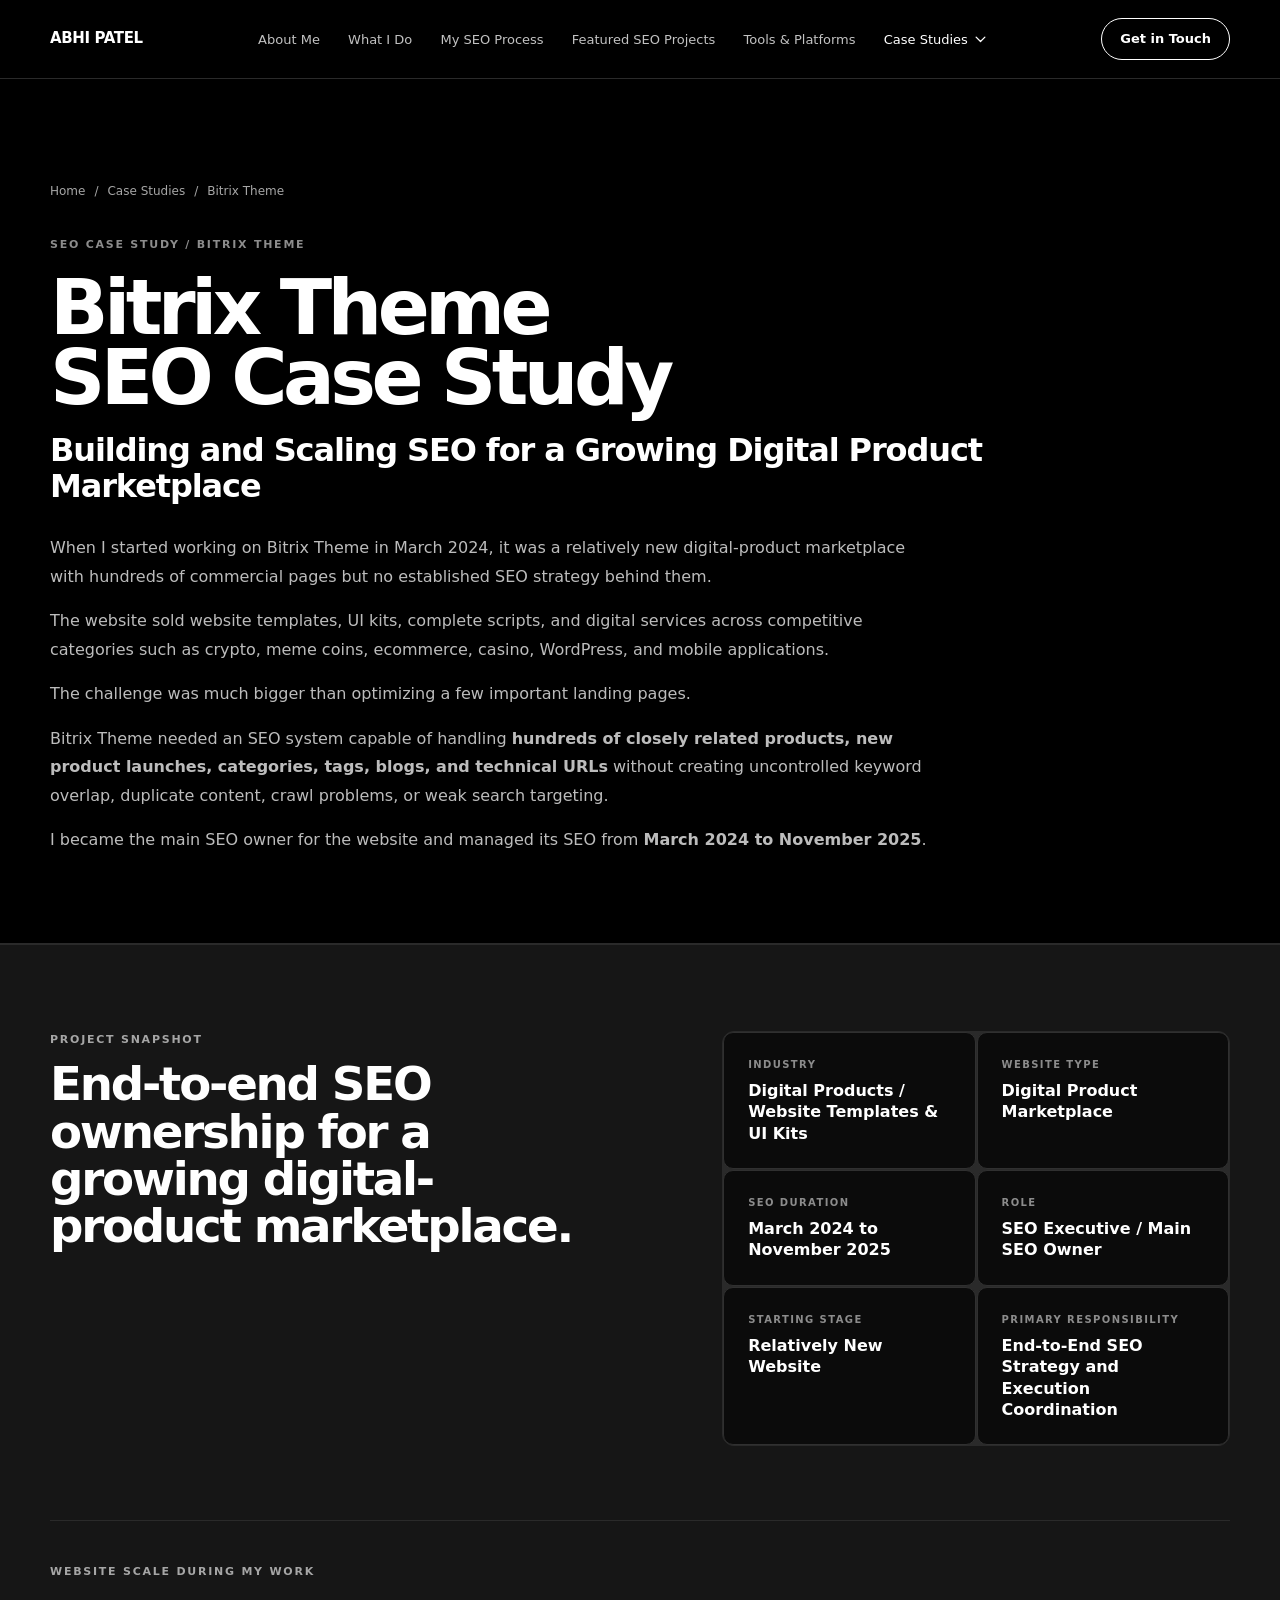
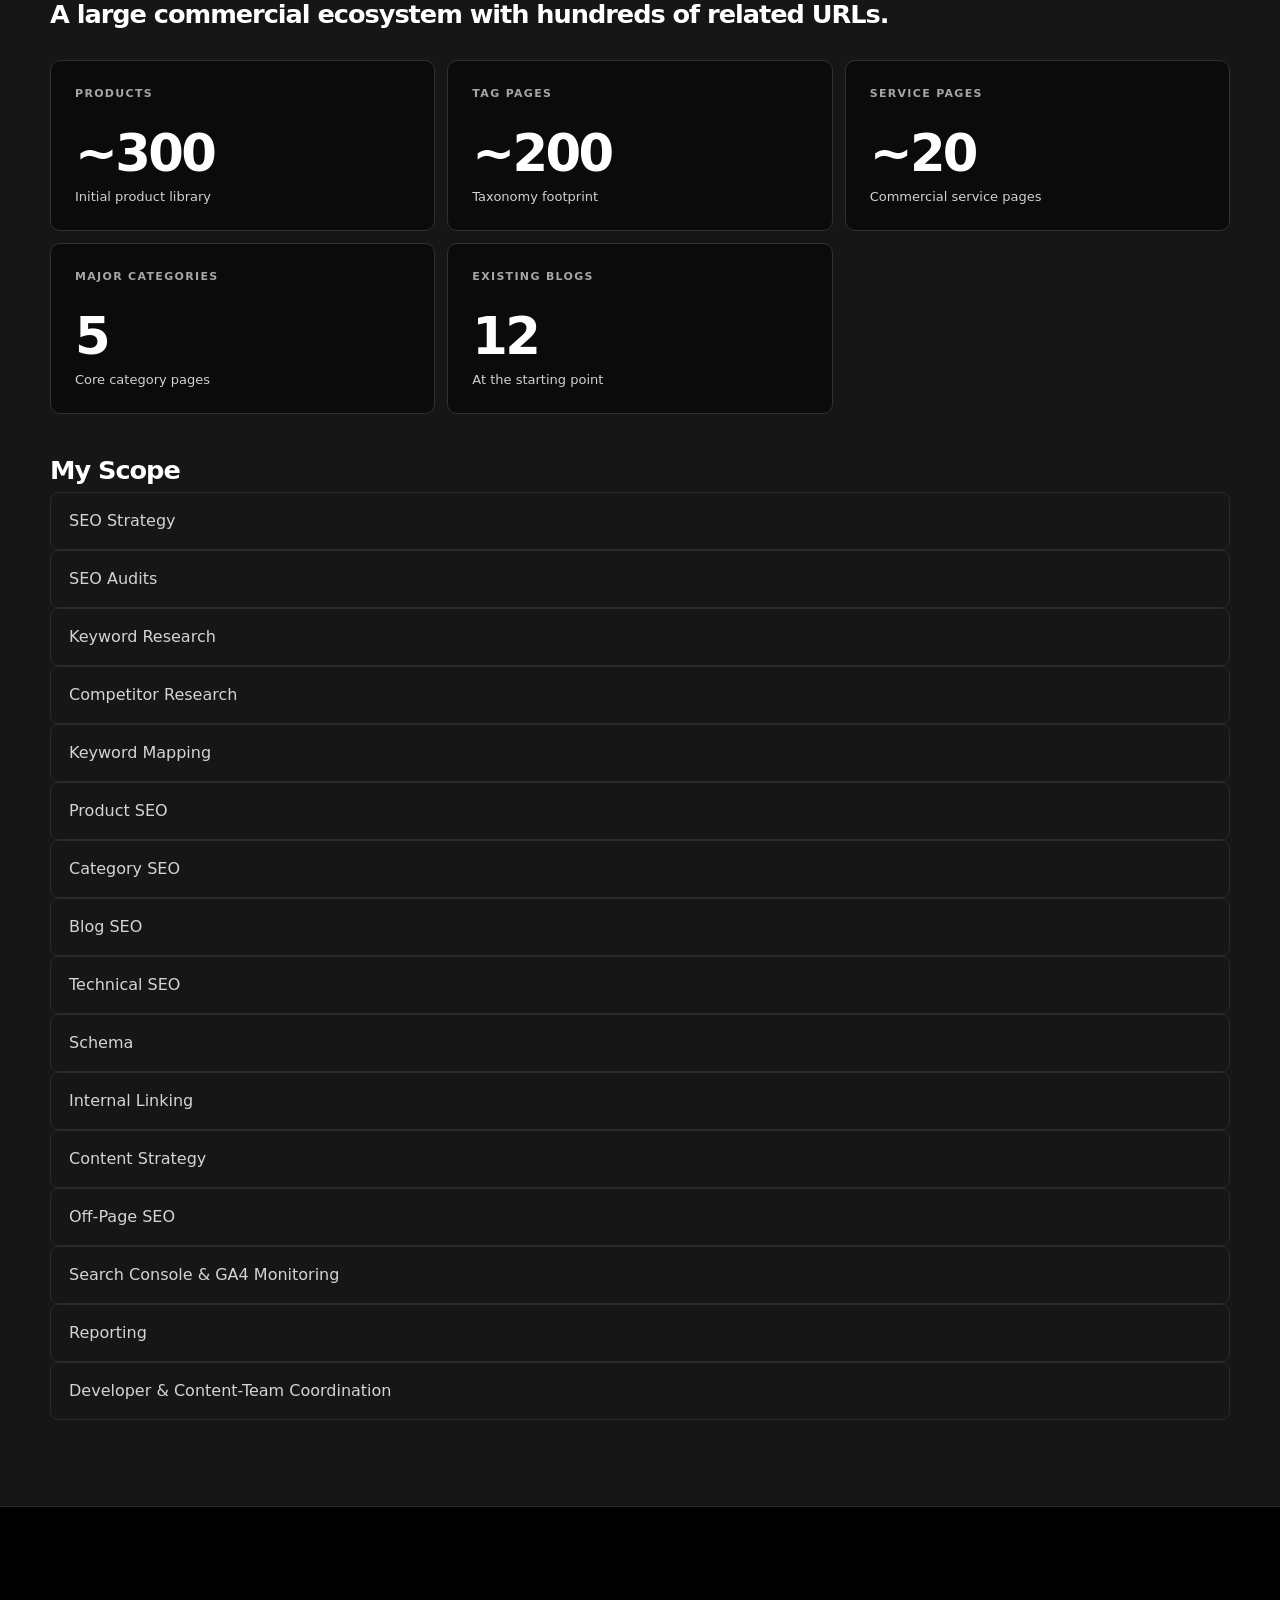
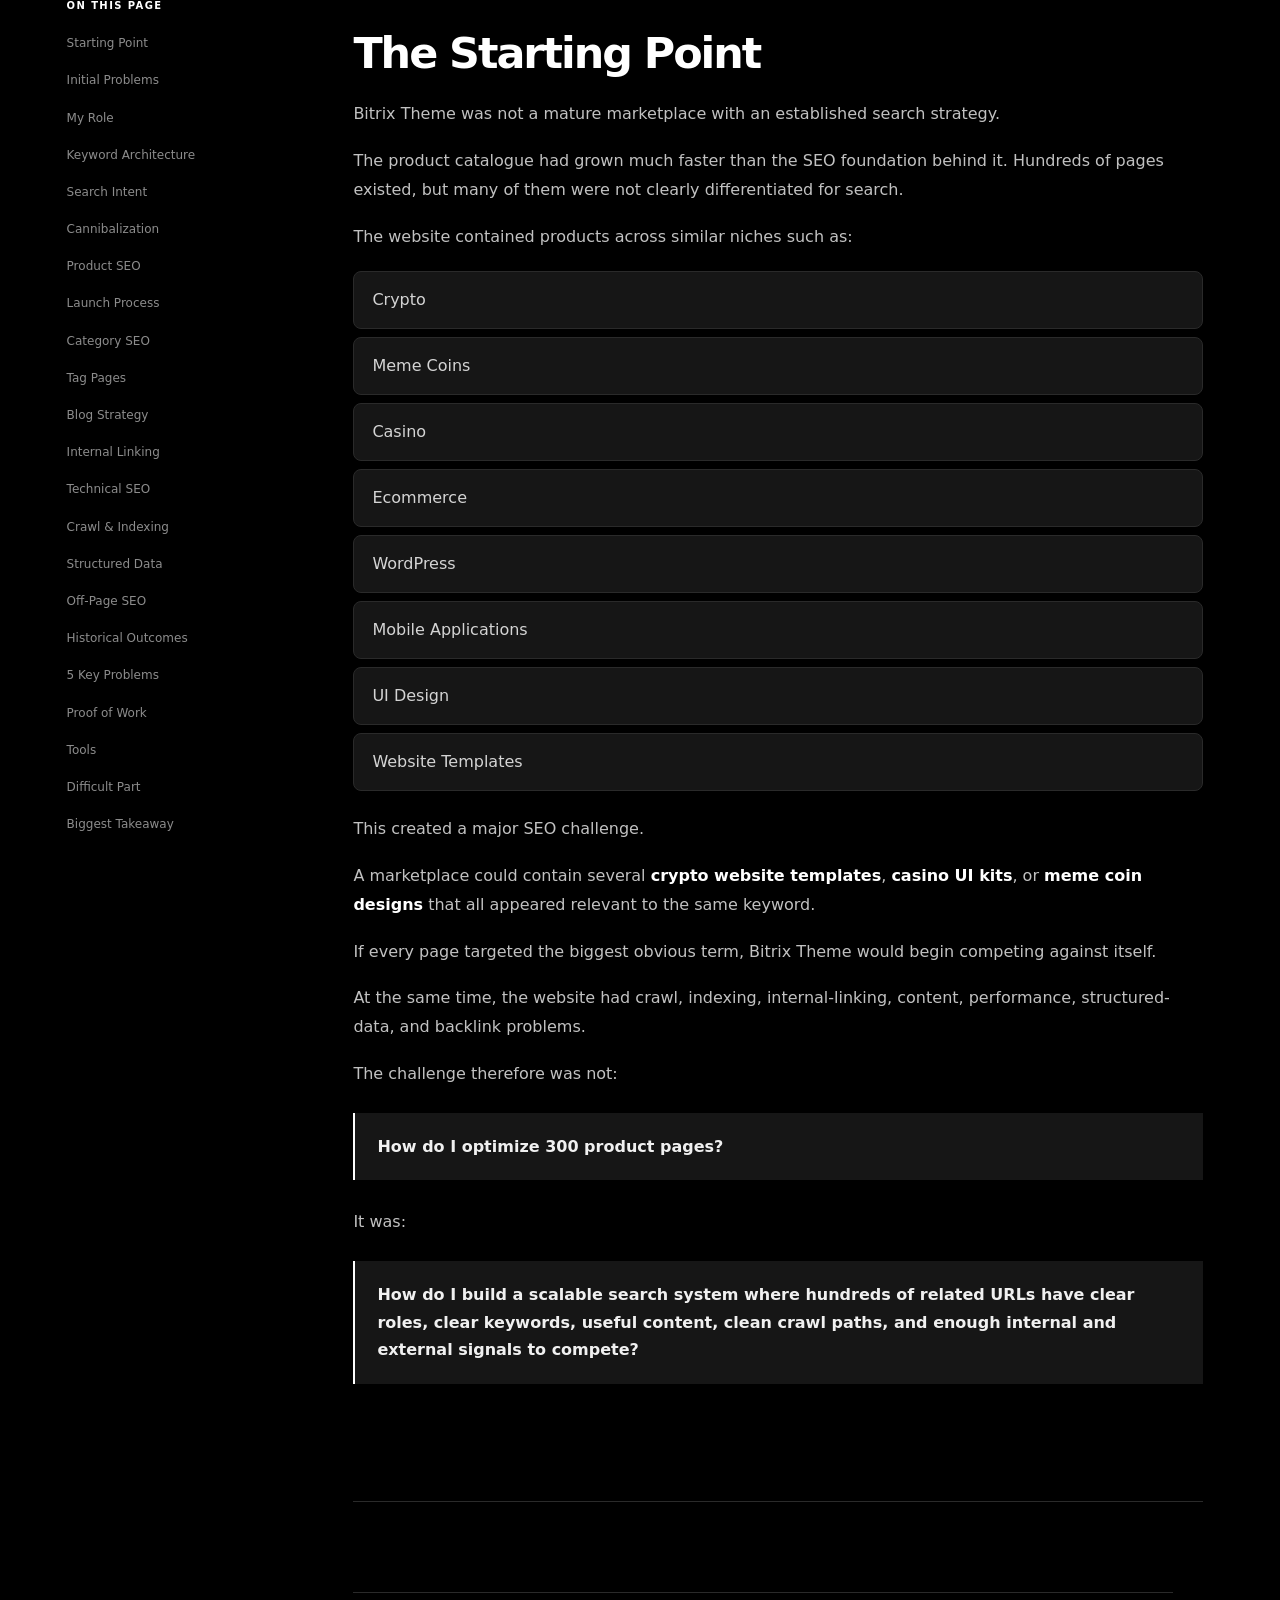
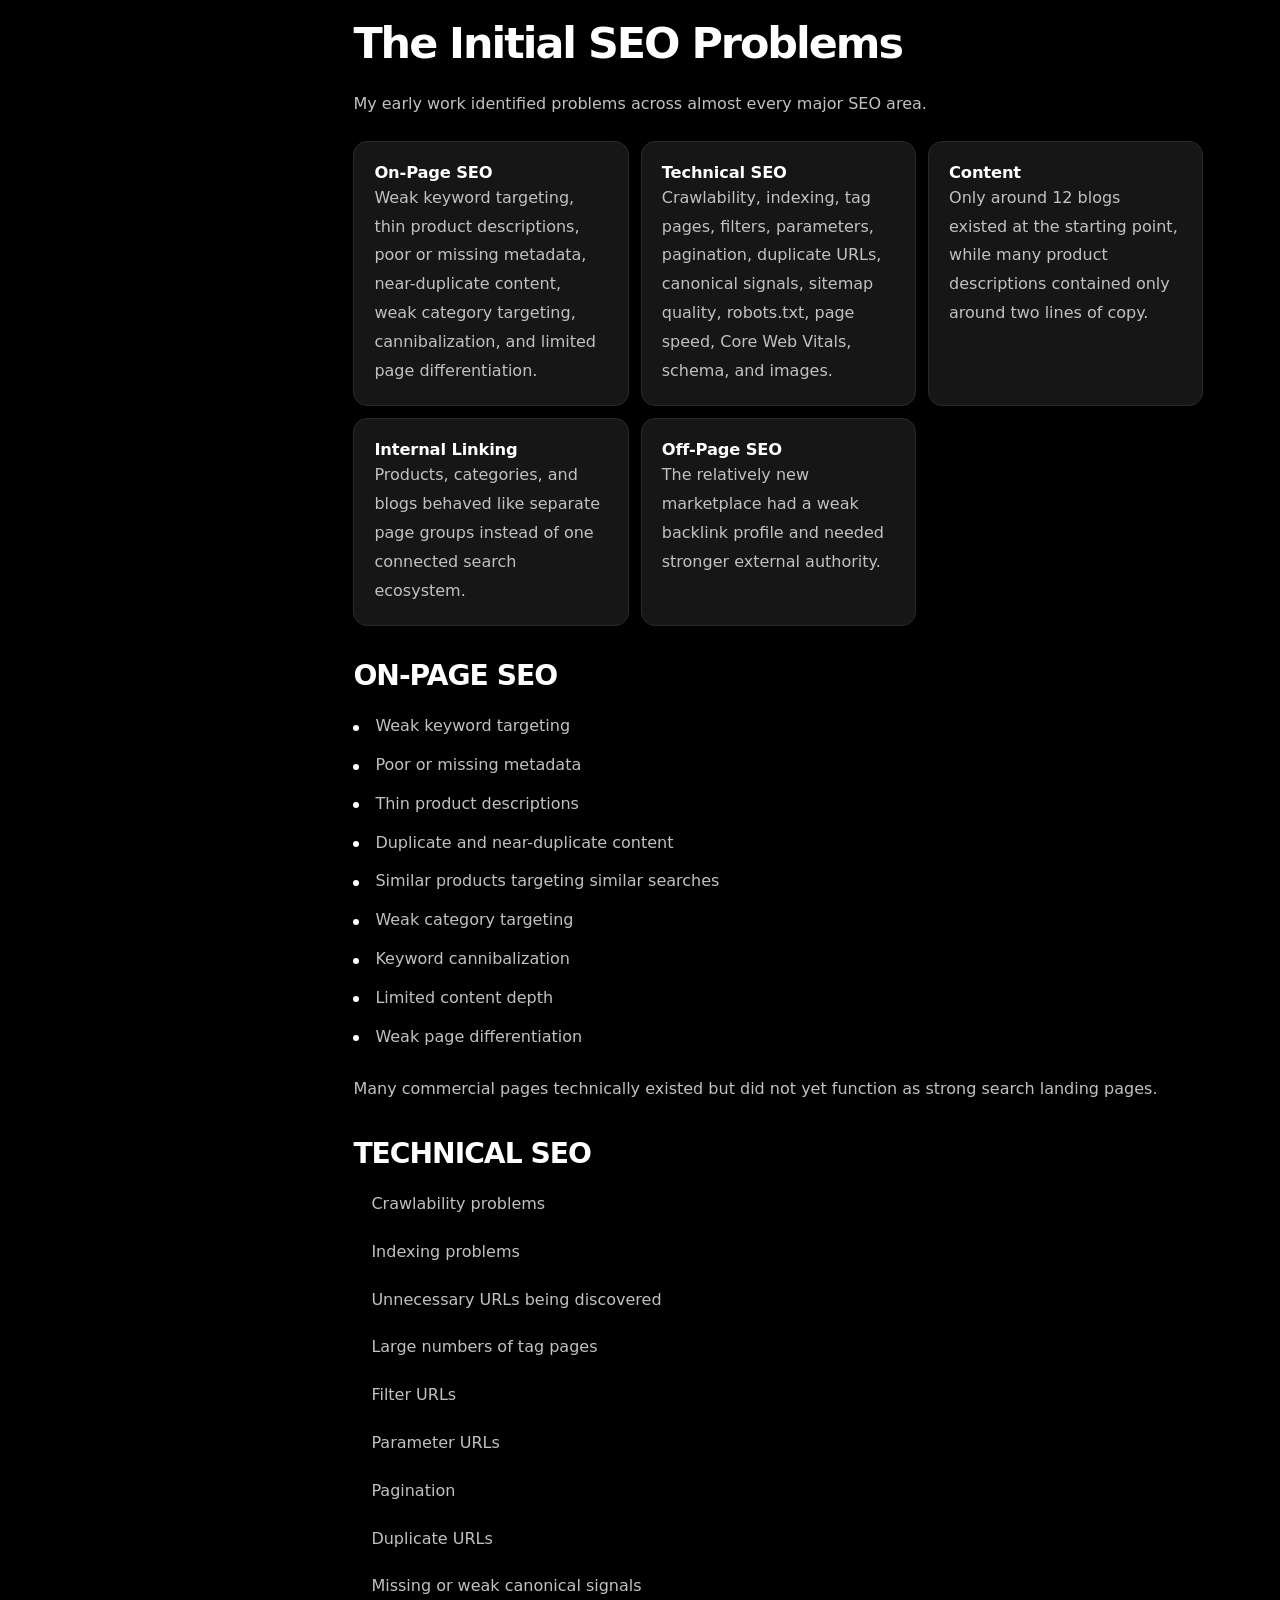
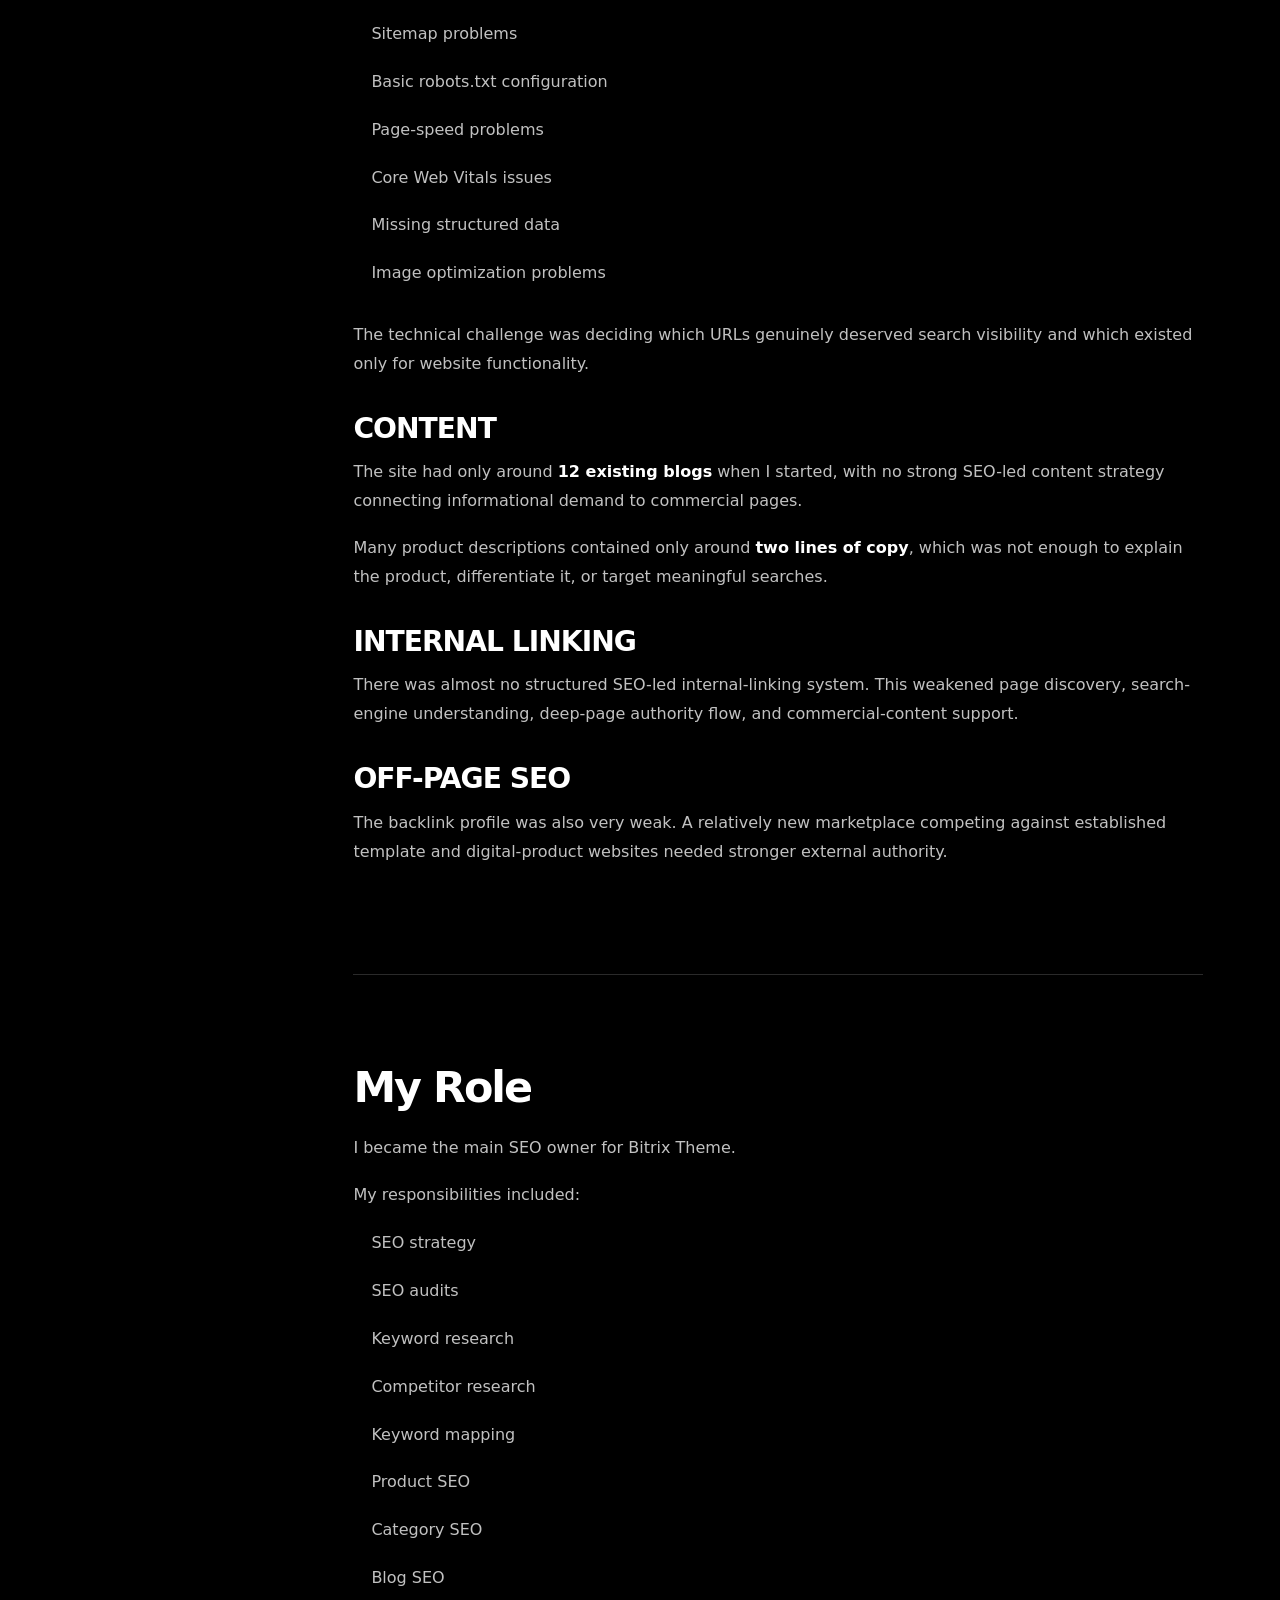
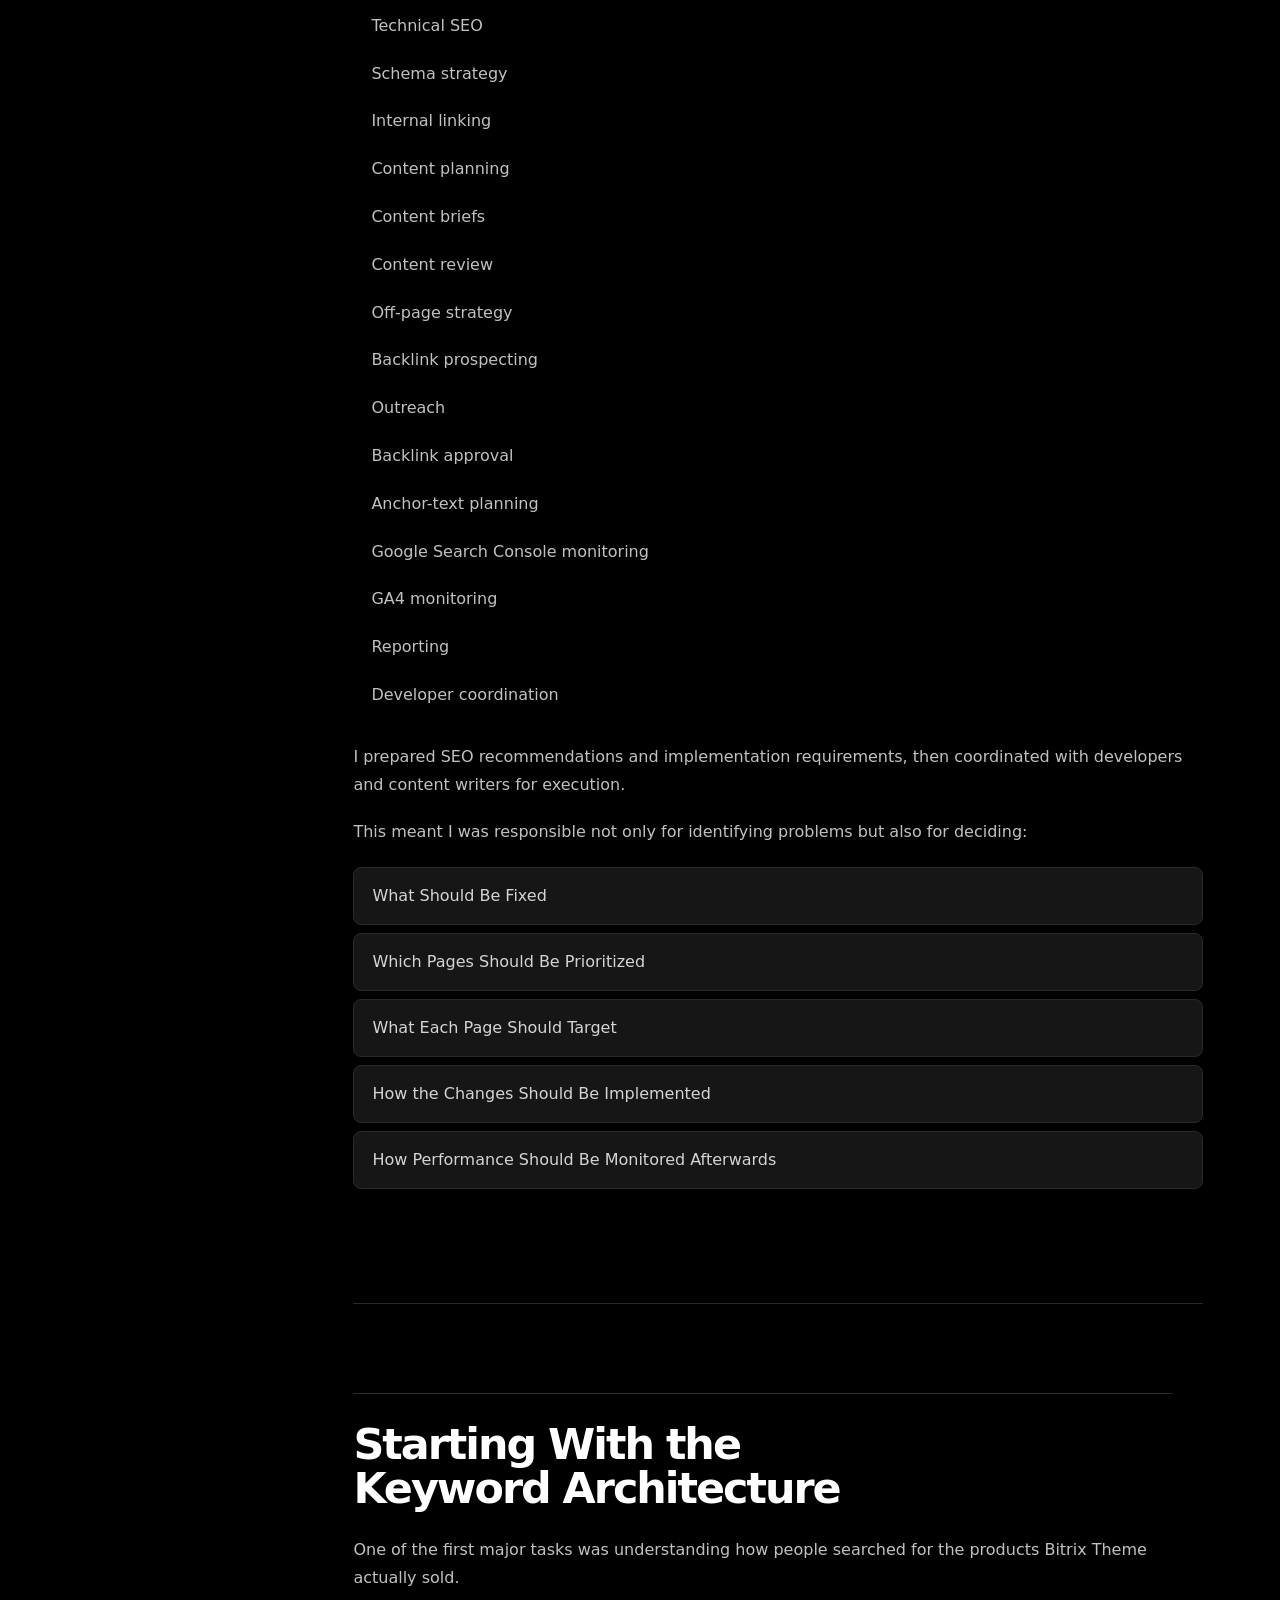
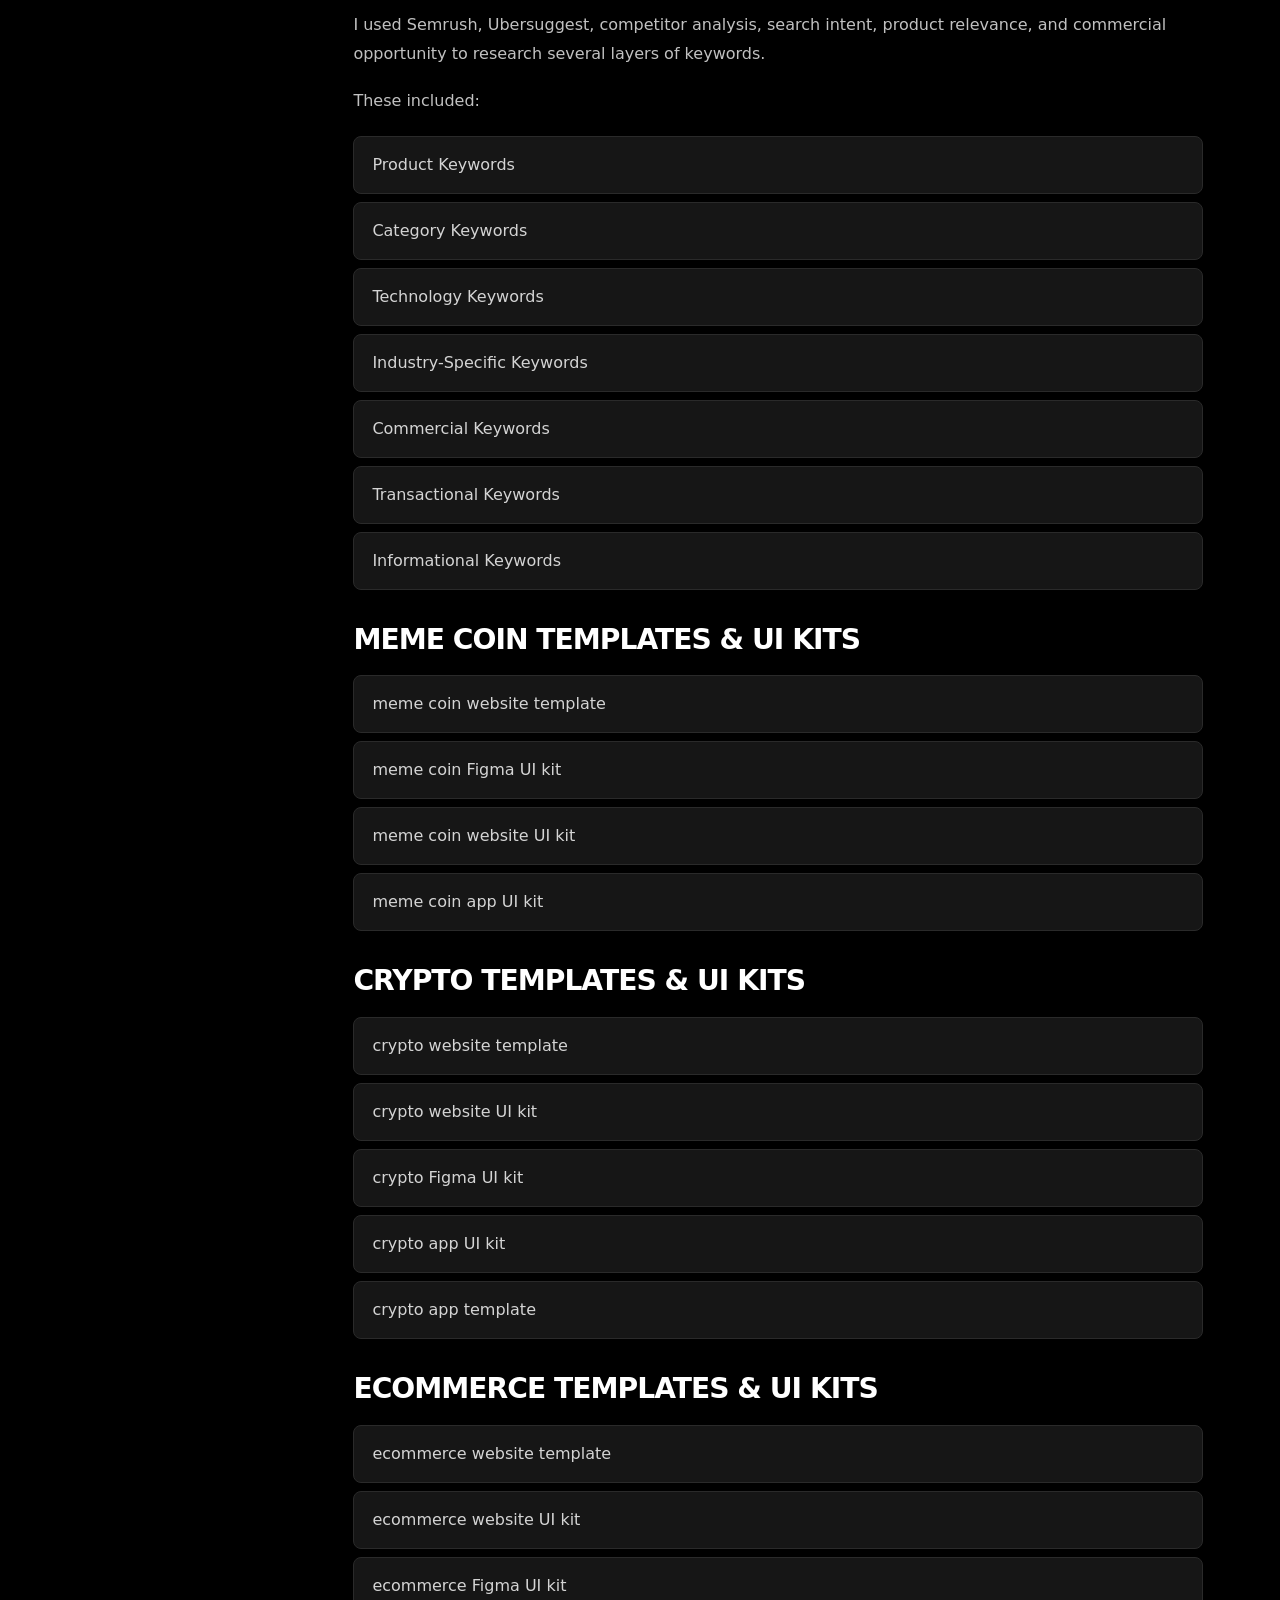
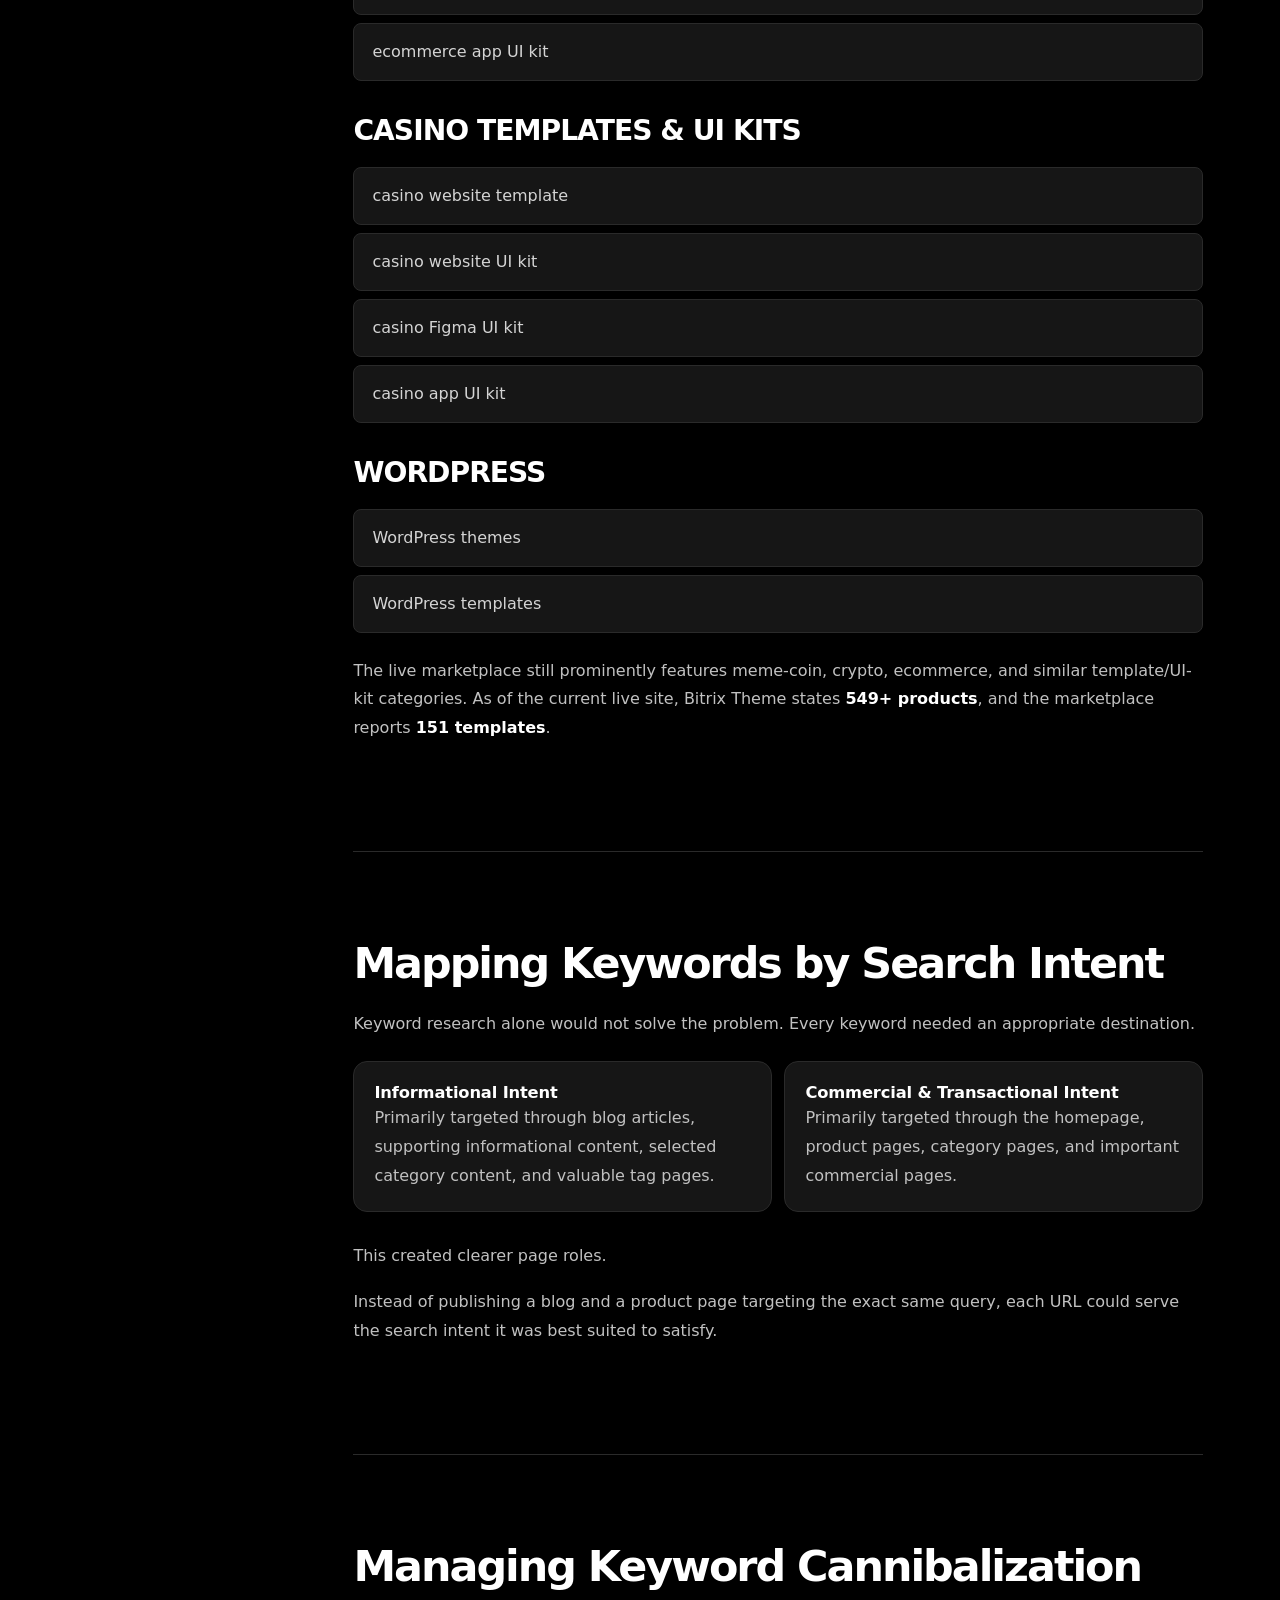
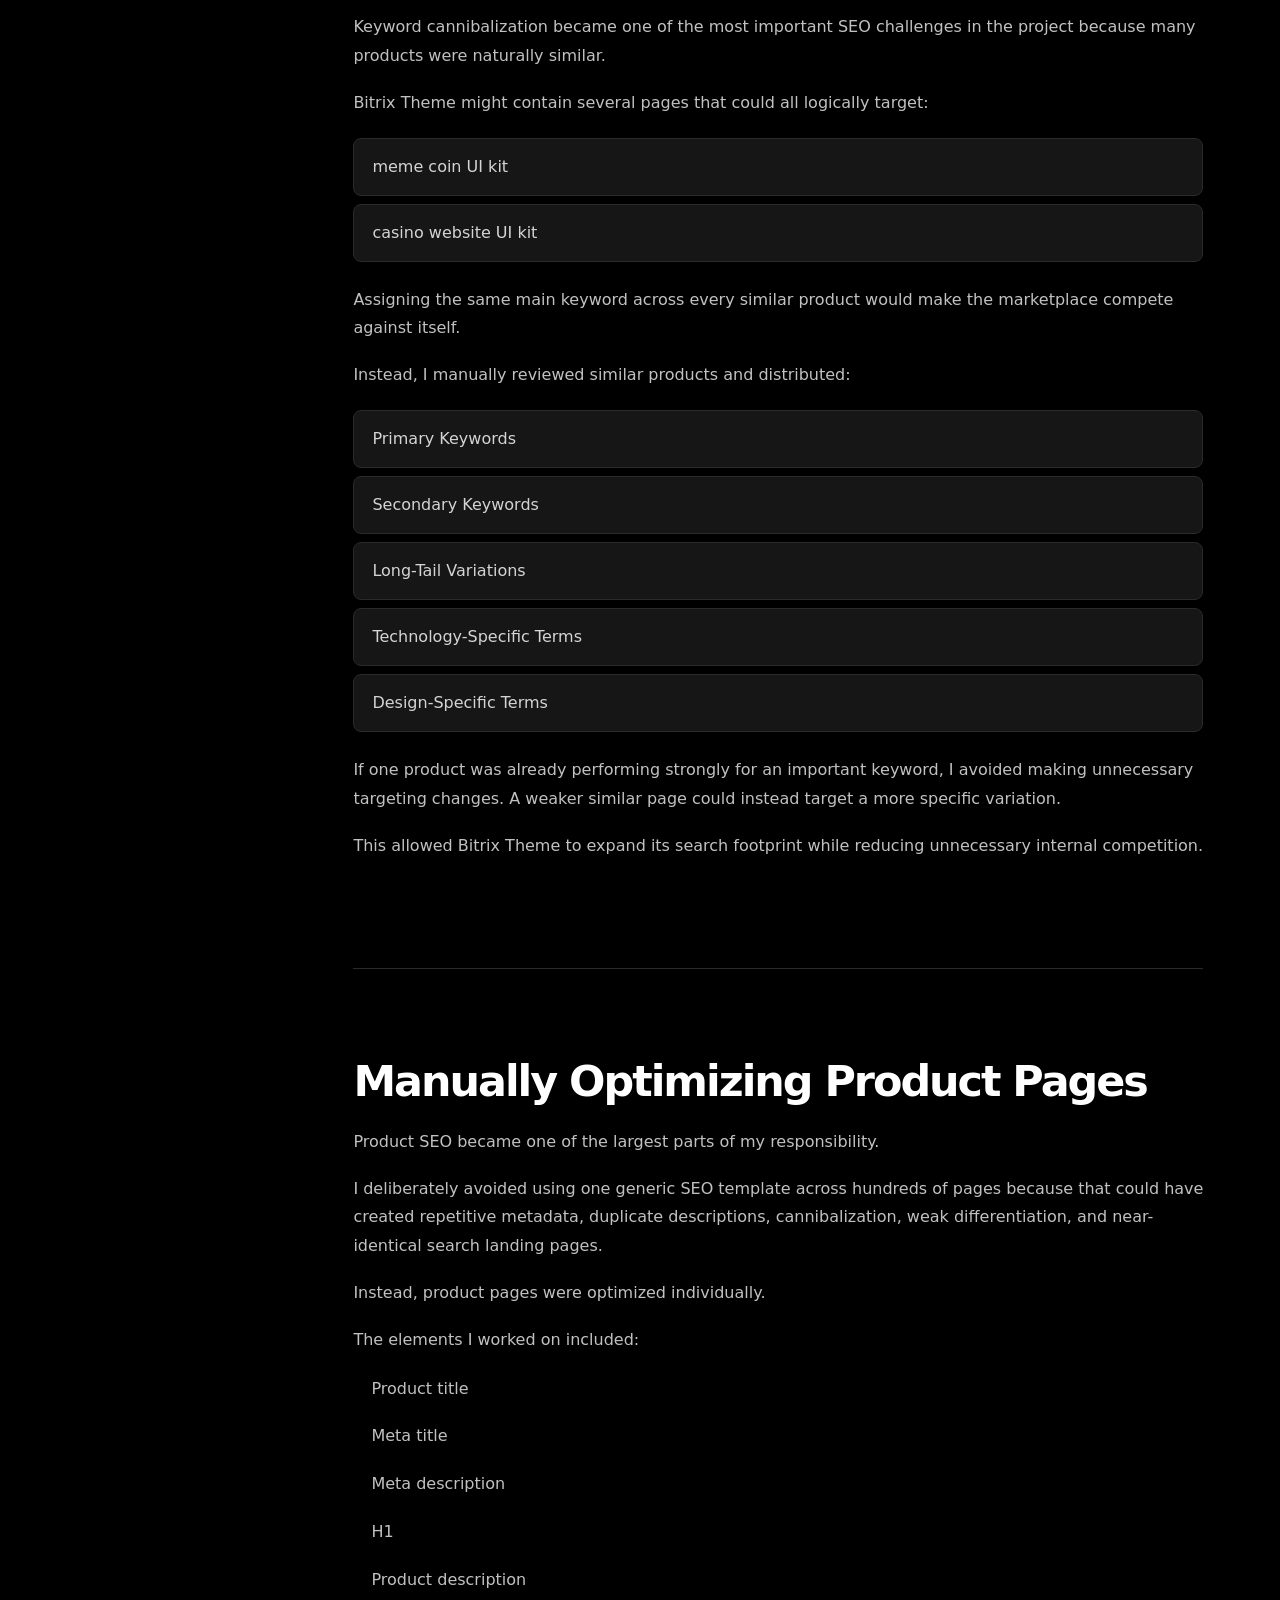
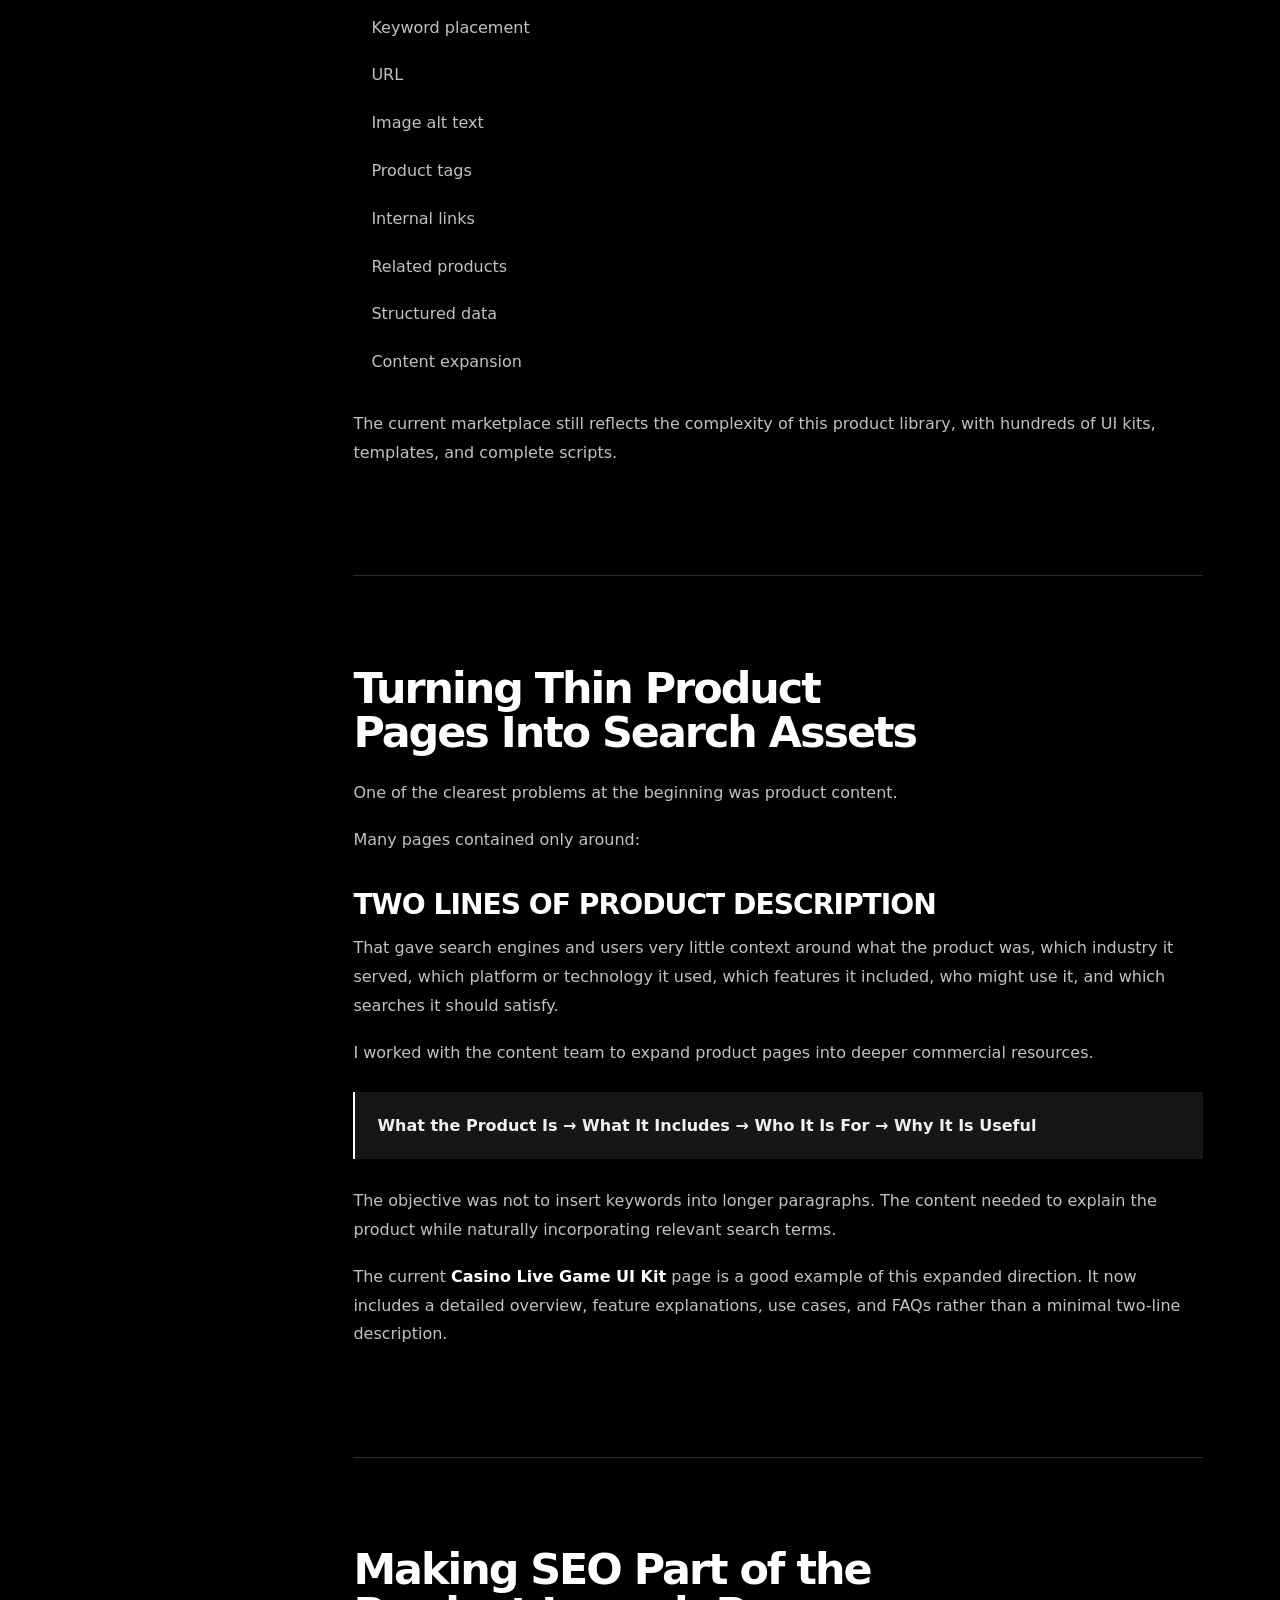
<file: case-studies/bitrix-theme.html>
<!DOCTYPE html>

<html lang="en">
<head>
<meta charset="utf-8"/>
<meta content="width=device-width, initial-scale=1.0" name="viewport"/>
<title>Bitrix Theme SEO Case Study | Abhi Patel</title>
<meta content="Bitrix Theme SEO case study by Abhi Patel, covering marketplace keyword architecture, product SEO, technical SEO, crawl management, content, and backlinks." name="description"/>
<meta content="index,follow,max-image-preview:large" name="robots"/>
<meta content="#000000" name="theme-color"/>
<link rel="canonical" href="https://seo-abhi.github.io/portfolio/case-studies/bitrix-theme.html">
<style>
    :root {
      --bg: #000;
      --surface: #070707;
      --surface-2: #0b0b0b;
      --text: #fff;
      --copy: #d1d1d1;
      --muted: #9a9a9a;
      --muted-2: #707070;
      --line: #242424;
      --line-strong: #393939;
      --max: 1240px;
      --reading: 850px;
      --radius: 18px;
      --ease: 220ms ease;
    }

    * { box-sizing: border-box; margin: 0; padding: 0; }
    html { background: var(--bg); scroll-behavior: smooth; }
    body {
      min-height: 100vh;
      background: var(--bg);
      color: var(--text);
      font-family: Arial, Helvetica, sans-serif;
      font-size: 16px;
      line-height: 1.72;
      -webkit-font-smoothing: antialiased;
      text-rendering: optimizeLegibility;
      overflow-wrap: anywhere;
    }

    a { color: inherit; text-decoration: none; }
    img { display: block; max-width: 100%; height: auto; }
    ::selection { background: #fff; color: #000; }
    :focus-visible { outline: 2px solid #fff; outline-offset: 4px; }

    .container {
      width: min(calc(100% - 48px), var(--max));
      margin-inline: auto;
    }

    .skip-link {
      position: fixed;
      top: 12px;
      left: 12px;
      z-index: 9999;
      padding: 10px 14px;
      color: #000;
      background: #fff;
      border-radius: 8px;
      font-weight: 800;
      transform: translateY(-180%);
    }
    .skip-link:focus { transform: translateY(0); }

    /* Header */
    .site-header {
      position: sticky;
      top: 0;
      z-index: 1000;
      border-bottom: 1px solid rgba(255,255,255,.08);
      background: rgba(0,0,0,.88);
      backdrop-filter: blur(16px);
      -webkit-backdrop-filter: blur(16px);
    }
    .nav {
      min-height: 72px;
      display: flex;
      align-items: center;
      justify-content: space-between;
      gap: 24px;
    }
    .brand {
      font-size: 14px;
      font-weight: 900;
      letter-spacing: .025em;
      white-space: nowrap;
    }
    .nav-center {
      display: flex;
      align-items: center;
      gap: 26px;
    }
    .nav-center a {
      color: var(--muted);
      font-size: 13px;
      transition: color var(--ease);
    }
    .nav-center a:hover { color: #fff; }
    .nav-cta {
      min-height: 42px;
      display: inline-flex;
      align-items: center;
      padding: 0 18px;
      border: 1px solid #fff;
      border-radius: 999px;
      font-size: 13px;
      font-weight: 800;
      transition: background var(--ease), color var(--ease);
    }
    .nav-cta:hover { background: #fff; color: #000; }

    /* Hero */
    .hero {
      position: relative;
      overflow: hidden;
      border-bottom: 1px solid var(--line);
      padding: clamp(68px, 9vw, 128px) 0 clamp(70px, 9vw, 118px);
    }
    .hero::before {
      content: "";
      position: absolute;
      inset: 0;
      pointer-events: none;
      opacity: .32;
      background-image:
        linear-gradient(rgba(255,255,255,.055) 1px, transparent 1px),
        linear-gradient(90deg, rgba(255,255,255,.055) 1px, transparent 1px);
      background-size: 68px 68px;
      mask-image: linear-gradient(to bottom, #000 0%, transparent 92%);
    }
    .hero-inner {
      position: relative;
      z-index: 1;
    }
    .breadcrumb {
      display: flex;
      align-items: center;
      gap: 9px;
      margin-bottom: 34px;
      color: var(--muted);
      font-size: 12px;
    }
    .breadcrumb a:hover { color: #fff; }
    .eyebrow {
      margin-bottom: 18px;
      color: var(--muted);
      font-size: 11px;
      font-weight: 800;
      letter-spacing: .16em;
      text-transform: uppercase;
    }
    .hero h1 {
      max-width: 1080px;
      font-size: clamp(3.5rem, 8.4vw, 8.6rem);
      line-height: .88;
      letter-spacing: -.068em;
      font-weight: 900;
    }
    .hero-subtitle {
      max-width: 1000px;
      margin-top: 26px;
      color: #f2f2f2;
      font-size: clamp(1.35rem, 2.8vw, 2.25rem);
      line-height: 1.13;
      letter-spacing: -.032em;
      font-weight: 700;
    }
    .hero-copy {
      max-width: 900px;
      margin-top: 34px;
      display: grid;
      gap: 16px;
      color: var(--copy);
      font-size: clamp(1rem, 1.3vw, 1.12rem);
    }

    /* Snapshot */
    .snapshot {
      border-bottom: 1px solid var(--line);
      padding: clamp(58px, 7vw, 86px) 0;
    }
    .snapshot-top {
      display: grid;
      grid-template-columns: .8fr 1.2fr;
      gap: 48px;
      align-items: start;
    }
    .section-kicker {
      color: var(--muted);
      font-size: 11px;
      font-weight: 800;
      letter-spacing: .16em;
      text-transform: uppercase;
    }
    .snapshot h2 {
      margin-top: 12px;
      font-size: clamp(2.2rem, 5vw, 4.7rem);
      line-height: .96;
      letter-spacing: -.052em;
    }
    .snapshot-meta {
      display: grid;
      grid-template-columns: repeat(2, minmax(0,1fr));
      gap: 1px;
      border: 1px solid var(--line);
      border-radius: var(--radius);
      overflow: hidden;
      background: var(--line);
    }
    .meta-item {
      min-height: 105px;
      padding: 22px;
      background: var(--surface);
    }
    .meta-label {
      display: block;
      margin-bottom: 7px;
      color: var(--muted-2);
      font-size: 10px;
      font-weight: 800;
      letter-spacing: .14em;
      text-transform: uppercase;
    }
    .meta-value {
      font-size: 16px;
      line-height: 1.35;
      font-weight: 750;
    }

    .kpi-grid {
      display: grid;
      grid-template-columns: repeat(3, minmax(0,1fr));
      gap: 12px;
      margin-top: 24px;
    }
    .kpi {
      min-height: 170px;
      display: flex;
      flex-direction: column;
      justify-content: space-between;
      padding: 24px;
      border: 1px solid var(--line);
      border-radius: var(--radius);
      background: linear-gradient(145deg, #0b0b0b 0%, #040404 100%);
    }
    .kpi-label {
      color: var(--muted);
      font-size: 11px;
      font-weight: 800;
      letter-spacing: .12em;
      text-transform: uppercase;
    }
    .kpi-value {
      margin-top: 26px;
      font-size: clamp(2.1rem, 4vw, 4rem);
      line-height: .9;
      letter-spacing: -.052em;
      font-weight: 900;
    }
    .kpi-detail {
      margin-top: 12px;
      color: var(--copy);
      font-size: 13px;
      line-height: 1.4;
    }

    /* Article */
    .article {
      padding: clamp(70px, 8vw, 116px) 0 140px;
    }
    .article-layout {
      display: grid;
      grid-template-columns: 220px minmax(0, 1fr);
      gap: clamp(48px, 7vw, 100px);
      align-items: start;
    }
    .article-rail {
      position: sticky;
      top: 104px;
    }
    .rail-title {
      margin-bottom: 14px;
      color: var(--muted-2);
      font-size: 10px;
      letter-spacing: .14em;
      text-transform: uppercase;
      font-weight: 800;
    }
    .rail-links {
      display: grid;
      gap: 7px;
      list-style: none;
    }
    .rail-links a {
      display: block;
      padding: 7px 0;
      color: #7e7e7e;
      font-size: 12px;
      line-height: 1.35;
      transition: color var(--ease), transform var(--ease);
    }
    .rail-links a:hover {
      color: #fff;
      transform: translateX(3px);
    }

    .article-content {
      width: 100%;
      max-width: var(--reading);
    }

    .case-section {
      scroll-margin-top: 110px;
      padding: 0 0 clamp(64px, 8vw, 100px);
      margin-bottom: clamp(64px, 8vw, 100px);
      border-bottom: 1px solid var(--line);
    }
    .case-section:last-child {
      border-bottom: 0;
      margin-bottom: 0;
      padding-bottom: 0;
    }

    .case-section > h1 {
      margin-bottom: 30px;
      font-size: clamp(2.25rem, 5vw, 4.75rem);
      line-height: .98;
      letter-spacing: -.05em;
      font-weight: 880;
    }
    .case-section h2 {
      margin: 34px 0 14px;
      font-size: clamp(1.6rem, 3.1vw, 2.6rem);
      line-height: 1.05;
      letter-spacing: -.035em;
    }
    .case-section h3 {
      margin: 30px 0 12px;
      color: #fff;
      font-size: 13px;
      line-height: 1.4;
      letter-spacing: .11em;
      text-transform: uppercase;
      font-weight: 800;
    }
    .case-section p {
      margin: 0 0 18px;
      color: var(--copy);
      font-size: 16px;
      line-height: 1.78;
    }
    .case-section strong {
      color: #fff;
      font-weight: 800;
    }
    .case-section ul {
      margin: 20px 0 24px;
      display: grid;
      gap: 10px;
      list-style: none;
    }
    .case-section li {
      position: relative;
      padding-left: 22px;
      color: var(--copy);
      line-height: 1.62;
    }
    .case-section li::before {
      content: "";
      position: absolute;
      left: 0;
      top: .78em;
      width: 6px;
      height: 6px;
      border-radius: 50%;
      background: #fff;
    }

    /* Tools list */
    #tools-platforms-used .tools-list {
      grid-template-columns: repeat(2, minmax(0, 1fr));
      column-gap: 42px;
      row-gap: 12px;
      margin-top: 28px;
    }

    #tools-platforms-used .tools-list li {
      padding: 15px 18px 15px 38px;
      border: 1px solid var(--line);
      border-radius: 12px;
      background: var(--surface);
      color: #e3e3e3;
    }

    #tools-platforms-used .tools-list li::before {
      left: 18px;
      top: 1.55em;
      width: 6px;
      height: 6px;
    }

    .case-section blockquote {
      margin: 28px 0;
      padding: 20px 22px;
      border-left: 2px solid #fff;
      background: var(--surface);
      color: #fff;
    }

    /* Structured/problem sections */
    .case-section--structured > h2 {
      padding-top: 28px;
      border-top: 1px solid var(--line);
    }

    /* Keyword strategy */
    .keyword-strategy .keyword-list {
      display: grid;
      grid-template-columns: repeat(2, minmax(0, 1fr));
      gap: 10px 12px;
      margin: 14px 0 30px;
      padding: 0;
      list-style: none;
    }

    .keyword-strategy .keyword-list li {
      position: relative;
      min-height: 58px;
      display: flex;
      align-items: center;
      padding: 14px 18px 14px 42px;
      border: 1px solid var(--line);
      border-radius: 12px;
      background: var(--surface);
      color: #e6e6e6;
      font-size: 14px;
      line-height: 1.45;
    }

    .keyword-strategy .keyword-list li::before {
      content: "";
      position: absolute;
      left: 20px;
      top: 50%;
      width: 6px;
      height: 6px;
      border-radius: 50%;
      background: #fff;
      transform: translateY(-50%);
    }

    .keyword-strategy .keyword-list--primary {
      grid-template-columns: minmax(0, 1fr);
      max-width: 430px;
    }

    .keyword-strategy .keyword-list--primary li {
      min-height: 66px;
      font-size: 17px;
    }

    .keyword-strategy .keyword-objective {
      margin-top: 8px;
      padding: 20px 22px;
      border-left: 2px solid #fff;
      background: var(--surface);
      color: #f0f0f0;
    }

    /* Proof images */
    .evidence {
      margin: 36px 0 44px;
    }
    .evidence-frame {
      overflow: hidden;
      border: 1px solid var(--line-strong);
      border-radius: 16px;
      background: #f4f4f4;
    }
    .evidence img {
      width: 100%;
      height: auto;
    }
    .evidence figcaption {
      margin-top: 10px;
      color: var(--muted);
      font-size: 12px;
      line-height: 1.5;
    }

    /* Strong metric blocks inside results sections */
    #consolidating-the-streamit-ecosystem h2,
    #overall-seo-results h2,
    #homepage-growth h3,
    #another-brand-search-win h2 {
      margin-top: 26px;
    }

    /* Proof-of-work recap */
    #proof-of-work h3 {
      margin-top: 18px;
      padding: 18px 18px 0;
      border: 1px solid var(--line);
      border-bottom: 0;
      border-radius: 12px 12px 0 0;
      background: var(--surface);
    }
    #proof-of-work h3 + p {
      margin: 0 0 16px;
      padding: 0 18px 18px;
      border: 1px solid var(--line);
      border-top: 0;
      border-radius: 0 0 12px 12px;
      background: var(--surface);
      white-space: pre-line;
    }

    /* Takeaway */
    #my-biggest-takeaway {
      padding: clamp(42px, 6vw, 70px);
      border: 1px solid var(--line-strong);
      border-radius: 22px;
      background: linear-gradient(145deg, #0c0c0c 0%, #030303 100%);
    }
    #my-biggest-takeaway > h1 {
      max-width: 700px;
    }
    #my-biggest-takeaway p:last-child strong {
      display: block;
      margin-top: 26px;
      color: #fff;
      font-size: clamp(1.25rem, 2.5vw, 1.8rem);
      line-height: 1.35;
    }

    /* Footer */
    .footer {
      border-top: 1px solid var(--line);
      padding: 32px 0 46px;
    }
    .footer-inner {
      display: flex;
      align-items: center;
      justify-content: space-between;
      gap: 22px;
      color: var(--muted-2);
      font-size: 12px;
    }
    .footer-links {
      display: flex;
      gap: 18px;
    }
    .footer a:hover { color: #fff; }

    @media (max-width: 1050px) {
      .article-layout {
        grid-template-columns: 1fr;
      }
      .article-rail {
        display: none;
      }
      .article-content {
        max-width: 920px;
      }
      .snapshot-top {
        grid-template-columns: 1fr;
      }
    }

    @media (max-width: 820px) {
      .nav-center { display: none; }
      .kpi-grid { grid-template-columns: repeat(2, minmax(0,1fr)); }
    }

    @media (max-width: 620px) {
      .container { width: min(calc(100% - 28px), var(--max)); }
      .nav-cta { display: none; }
      .hero {
        padding: 52px 0 64px;
      }
      .hero h1 {
        font-size: clamp(3.15rem, 17vw, 5.6rem);
      }
      .hero-subtitle {
        font-size: 1.42rem;
      }
      .snapshot-meta {
        grid-template-columns: 1fr;
      }
      .kpi-grid {
        grid-template-columns: 1fr;
      }
      .kpi {
        min-height: 145px;
      }
      .article {
        padding-top: 64px;
      }
      .case-section > h1 {
        font-size: clamp(2.25rem, 12vw, 3.6rem);
      }
      .case-section p,
      .case-section li {
        font-size: 15px;
      }

      #tools-platforms-used .tools-list {
        grid-template-columns: 1fr;
        gap: 10px;
      }

      .keyword-strategy .keyword-list {
        grid-template-columns: 1fr;
      }

      .keyword-strategy .keyword-list--primary {
        max-width: none;
      }

      .link-flow-grid,
      .status-list,
      .compact-keyword-list {
        grid-template-columns: 1fr;
      }

      .link-flow-card {
        padding: 18px;
      }

      .horizontal-flow {
        padding: 16px;
      }
      #my-biggest-takeaway {
        padding: 28px 22px;
        border-radius: 16px;
      }
      .footer-inner {
        flex-direction: column;
        align-items: flex-start;
      }
    }

    @media (prefers-reduced-motion: reduce) {
      html { scroll-behavior: auto; }
      *, *::before, *::after {
        animation-duration: .01ms !important;
        animation-iteration-count: 1 !important;
        transition-duration: .01ms !important;
      }
    }
  

    /* Internal-linking and process flows */
    .link-flow-grid {
      display: grid;
      grid-template-columns: repeat(2, minmax(0, 1fr));
      gap: 14px;
      margin: 28px 0 30px;
    }

    .link-flow-card {
      padding: 22px;
      border: 1px solid var(--line);
      border-radius: 14px;
      background: var(--surface);
    }

    .link-flow-card h3 {
      margin: 0 0 16px;
    }

    .link-flow-steps,
    .horizontal-flow {
      display: flex;
      flex-wrap: wrap;
      align-items: center;
      gap: 9px;
    }

    .link-flow-steps span:not(.flow-arrow),
    .horizontal-flow span:not(.flow-arrow) {
      display: inline-flex;
      align-items: center;
      min-height: 34px;
      padding: 7px 11px;
      border: 1px solid var(--line-strong);
      border-radius: 999px;
      background: #030303;
      color: #ececec;
      font-size: 12px;
      line-height: 1.35;
      font-weight: 700;
    }

    .flow-arrow {
      color: var(--muted);
      font-size: 15px;
      line-height: 1;
    }

    .horizontal-flow {
      margin: 20px 0 28px;
      padding: 18px;
      border: 1px solid var(--line);
      border-radius: 14px;
      background: var(--surface);
    }

    .status-list {
      grid-template-columns: repeat(2, minmax(0, 1fr));
      gap: 10px 12px !important;
      margin: 18px 0 24px !important;
    }

    .status-list li {
      padding: 15px 18px 15px 40px !important;
      border: 1px solid var(--line);
      border-radius: 12px;
      background: var(--surface);
    }

    .compact-keyword-list {
      grid-template-columns: repeat(2, minmax(0, 1fr));
      gap: 10px 12px !important;
      margin: 18px 0 26px !important;
    }

    .compact-keyword-list li {
      padding: 15px 18px 15px 40px !important;
      border: 1px solid var(--line);
      border-radius: 12px;
      background: var(--surface);
    }


    /* Internal-linking and process flows */
    .link-flow-grid {
      display: grid;
      grid-template-columns: repeat(2, minmax(0, 1fr));
      gap: 14px;
      margin: 28px 0 30px;
    }

    .link-flow-card {
      padding: 22px;
      border: 1px solid var(--line);
      border-radius: 14px;
      background: var(--surface);
    }

    .link-flow-card h3 {
      margin: 0 0 16px;
    }

    .link-flow-steps,
    .horizontal-flow {
      display: flex;
      flex-wrap: wrap;
      align-items: center;
      gap: 9px;
    }

    .link-flow-steps span:not(.flow-arrow),
    .horizontal-flow span:not(.flow-arrow) {
      display: inline-flex;
      align-items: center;
      min-height: 34px;
      padding: 7px 11px;
      border: 1px solid var(--line-strong);
      border-radius: 999px;
      background: #030303;
      color: #ececec;
      font-size: 12px;
      line-height: 1.35;
      font-weight: 700;
    }

    .flow-arrow {
      color: var(--muted);
      font-size: 15px;
      line-height: 1;
    }

    .horizontal-flow {
      margin: 20px 0 28px;
      padding: 18px;
      border: 1px solid var(--line);
      border-radius: 14px;
      background: var(--surface);
    }

    .status-list {
      grid-template-columns: repeat(2, minmax(0, 1fr));
      gap: 10px 12px !important;
      margin: 18px 0 24px !important;
    }

    .status-list li,
    .compact-keyword-list li {
      padding: 15px 18px 15px 40px !important;
      border: 1px solid var(--line);
      border-radius: 12px;
      background: var(--surface);
    }

    .compact-keyword-list {
      grid-template-columns: repeat(2, minmax(0, 1fr));
      gap: 10px 12px !important;
      margin: 18px 0 26px !important;
    }

    /* Earthly Jewels result sections */
    #overall-seo-results h2,
    #keyword-growth-example h2,
    #collection-page-growth h2 {
      margin-top: 26px;
    }

    /* Compact flow statements */
    .flow-statement {
      margin: 24px 0 28px;
      padding: 20px 22px;
      border-left: 2px solid #fff;
      background: var(--surface);
      color: #f0f0f0;
      font-weight: 700;
    }

    /* Tinyfacets structured keyword architecture */
    .keyword-architecture {
      display: grid;
      grid-template-columns: repeat(2, minmax(0, 1fr));
      gap: 12px;
      margin: 20px 0 30px;
    }

    .keyword-architecture-card {
      padding: 20px;
      border: 1px solid var(--line);
      border-radius: 14px;
      background: var(--surface);
    }

    .keyword-architecture-card h3 {
      margin: 0 0 8px;
    }

    .keyword-architecture-card p {
      margin: 0;
      font-size: 14px;
    }

    /* Search-result mini cards */
    .result-mini-grid {
      display: grid;
      grid-template-columns: repeat(2, minmax(0, 1fr));
      gap: 12px;
      margin: 20px 0 28px;
    }

    .result-mini-card {
      padding: 20px;
      border: 1px solid var(--line);
      border-radius: 14px;
      background: var(--surface);
    }

    .result-mini-card h3 {
      margin: 0 0 12px;
    }

    .result-mini-card p {
      margin: 0 0 6px;
      font-size: 14px;
    }

    /* Screenshot placeholders, ready for future proof images */
    .evidence-placeholder {
      margin: 34px 0 44px;
      padding: clamp(28px, 5vw, 52px);
      border: 1px dashed var(--line-strong);
      border-radius: 16px;
      background:
        linear-gradient(135deg, rgba(255,255,255,.025), rgba(255,255,255,0)),
        var(--surface);
      text-align: center;
    }

    .evidence-placeholder .placeholder-label {
      display: block;
      margin-bottom: 10px;
      color: #fff;
      font-size: 12px;
      font-weight: 800;
      letter-spacing: .12em;
      text-transform: uppercase;
    }

    .evidence-placeholder .placeholder-copy {
      max-width: 660px;
      margin: 0 auto;
      color: var(--muted);
      font-size: 13px;
      line-height: 1.6;
    }

    .evidence-placeholder figcaption {
      margin-top: 16px;
      color: var(--muted-2);
      font-size: 12px;
      line-height: 1.5;
    }

    /* Learnings */
    .learning-grid {
      display: grid;
      grid-template-columns: repeat(2, minmax(0, 1fr));
      gap: 12px;
      margin: 22px 0 28px;
    }

    .learning-item {
      padding: 18px 20px;
      border: 1px solid var(--line);
      border-radius: 12px;
      background: var(--surface);
      color: #e7e7e7;
      font-size: 14px;
      font-weight: 700;
      line-height: 1.45;
    }

    @media (max-width: 620px) {
      .keyword-architecture,
      .result-mini-grid,
      .learning-grid {
        grid-template-columns: 1fr;
      }
    }

    /* Final indexing-status card fix */
    .status-list {
      list-style: none !important;
      padding-left: 0 !important;
    }

    .status-list li {
      list-style: none !important;
      padding: 16px 18px !important;
      display: flex;
      align-items: center;
      min-height: 58px;
    }

    .status-list li::before,
    .status-list li::marker {
      content: none !important;
      display: none !important;
    }

  
    /* Jewelite specific structured blocks */
    .team-grid,
    .schema-grid,
    .trust-grid,
    .keyword-architecture,
    .result-mini-grid,
    .learning-grid {
      display: grid;
      grid-template-columns: repeat(2, minmax(0, 1fr));
      gap: 12px;
      margin: 20px 0 30px;
    }

    .team-card,
    .schema-card,
    .trust-card,
    .keyword-architecture-card,
    .result-mini-card,
    .learning-item {
      padding: 20px;
      border: 1px solid var(--line);
      border-radius: 14px;
      background: var(--surface);
    }

    .team-card h3,
    .schema-card h3,
    .trust-card h3,
    .keyword-architecture-card h3,
    .result-mini-card h3 {
      margin: 0 0 9px;
    }

    .team-card p,
    .schema-card p,
    .trust-card p,
    .keyword-architecture-card p,
    .result-mini-card p {
      margin: 0;
      font-size: 14px;
    }

    .learning-item {
      color: #e7e7e7;
      font-size: 14px;
      font-weight: 700;
      line-height: 1.45;
    }

    .metric-note {
      margin: 18px 0 28px;
      padding: 18px 20px;
      border-left: 2px solid #fff;
      background: var(--surface);
      color: #e8e8e8;
    }

    .code-sample {
      margin: 16px 0 24px;
      padding: 16px 18px;
      overflow-x: auto;
      border: 1px solid var(--line);
      border-radius: 12px;
      background: #050505;
      color: #f0f0f0;
      font-family: Consolas, Monaco, "Courier New", monospace;
      font-size: 13px;
      line-height: 1.6;
      white-space: pre-wrap;
      word-break: break-word;
    }

    .proof-list {
      display: grid;
      gap: 10px;
      margin: 20px 0 30px;
    }

    .proof-item {
      padding: 16px 18px;
      border: 1px solid var(--line);
      border-radius: 12px;
      background: var(--surface);
    }

    .proof-item strong {
      display: block;
      margin-bottom: 4px;
    }

    @media (max-width: 620px) {
      .team-grid,
      .schema-grid,
      .trust-grid,
      .keyword-architecture,
      .result-mini-grid,
      .learning-grid {
        grid-template-columns: 1fr;
      }
    }

    /* IQONIC Tech focused-scope additions */
    .scope-grid,
    .page-result-grid,
    .query-grid,
    .learning-grid {
      display: grid;
      grid-template-columns: repeat(2, minmax(0, 1fr));
      gap: 12px;
      margin: 22px 0 30px;
    }

    .scope-card,
    .page-result-card,
    .query-card,
    .learning-item {
      padding: 20px;
      border: 1px solid var(--line);
      border-radius: 14px;
      background: var(--surface);
    }

    .scope-card h3,
    .page-result-card h3,
    .query-card h3 {
      margin: 0 0 10px;
    }

    .scope-card p,
    .page-result-card p,
    .query-card p {
      margin: 0 0 7px;
      font-size: 14px;
    }

    .query-card .query-name {
      margin-bottom: 14px;
      color: #fff;
      font-weight: 800;
      line-height: 1.4;
    }

    .query-card .query-metrics {
      display: grid;
      grid-template-columns: repeat(2, minmax(0, 1fr));
      gap: 8px;
    }

    .query-card .query-metrics span {
      display: block;
      padding: 9px 10px;
      border: 1px solid var(--line);
      border-radius: 10px;
      color: #dcdcdc;
      font-size: 12px;
      line-height: 1.35;
    }

    .scope-note,
    .metric-note {
      margin: 20px 0 30px;
      padding: 18px 20px;
      border-left: 2px solid #fff;
      background: var(--surface);
      color: #e9e9e9;
      line-height: 1.7;
    }

    .proof-list {
      display: grid;
      gap: 10px;
      margin: 20px 0 30px;
    }

    .proof-item {
      padding: 16px 18px;
      border: 1px solid var(--line);
      border-radius: 12px;
      background: var(--surface);
    }

    .proof-item strong {
      display: block;
      margin-bottom: 4px;
    }

    .landing-page-callout {
      margin: 22px 0 30px;
      padding: 20px;
      border: 1px solid var(--line-strong);
      border-radius: 14px;
      background: var(--surface);
    }

    .landing-page-callout h3 {
      margin: 0 0 10px;
    }

    .landing-page-callout p {
      margin: 0;
    }

    @media (max-width: 620px) {
      .scope-grid,
      .page-result-grid,
      .query-grid,
      .learning-grid {
        grid-template-columns: 1fr;
      }

      .query-card .query-metrics {
        grid-template-columns: 1fr 1fr;
      }
    }

    .scope-grid,
    .foundation-grid,
    .future-grid,
    .learning-grid,
    .reported-grid {
      display: grid;
      grid-template-columns: repeat(2, minmax(0, 1fr));
      gap: 12px;
      margin: 22px 0 30px;
    }

    .scope-card,
    .foundation-card,
    .future-card,
    .learning-item,
    .reported-card {
      padding: 20px;
      border: 1px solid var(--line);
      border-radius: 14px;
      background: var(--surface);
    }

    .scope-card h3,
    .foundation-card h3,
    .future-card h3,
    .reported-card h3 {
      margin: 0 0 9px;
    }

    .scope-card p,
    .foundation-card p,
    .future-card p,
    .reported-card p {
      margin: 0;
      font-size: 14px;
    }

    .scope-note,
    .metric-note {
      margin: 20px 0 30px;
      padding: 18px 20px;
      border-left: 2px solid #fff;
      background: var(--surface);
      color: #e9e9e9;
      line-height: 1.7;
    }

    .process-grid {
      display: grid;
      grid-template-columns: repeat(3, minmax(0, 1fr));
      gap: 12px;
      margin: 22px 0 30px;
    }

    .process-card {
      min-height: 148px;
      padding: 20px;
      border: 1px solid var(--line);
      border-radius: 14px;
      background: var(--surface);
    }

    .process-number {
      margin-bottom: 15px;
      color: var(--muted);
      font-size: 12px;
      font-weight: 800;
      letter-spacing: .14em;
      text-transform: uppercase;
    }

    .process-card h3 {
      margin: 0 0 8px;
    }

    .process-card p {
      margin: 0;
      font-size: 14px;
    }

    .proof-list {
      display: grid;
      gap: 10px;
      margin: 20px 0 30px;
    }

    .proof-item {
      padding: 16px 18px;
      border: 1px solid var(--line);
      border-radius: 12px;
      background: var(--surface);
    }

    .proof-item strong {
      display: block;
      margin-bottom: 4px;
    }

    .outcome-stack {
      display: grid;
      gap: 10px;
      margin: 22px 0 30px;
    }

    .outcome-stack .outcome-item {
      padding: 17px 18px;
      border: 1px solid var(--line);
      border-radius: 12px;
      background: var(--surface);
      color: #fff;
      font-weight: 800;
    }

    @media (max-width: 860px) {
      .process-grid {
        grid-template-columns: repeat(2, minmax(0, 1fr));
      }
    }

    @media (max-width: 620px) {
      .scope-grid,
      .foundation-grid,
      .future-grid,
      .learning-grid,
      .reported-grid,
      .process-grid {
        grid-template-columns: 1fr;
      }
    }

    /* IQONIC Agency Project Snapshot polish */
    .snapshot--agency {
      padding: clamp(72px, 8vw, 108px) 0;
    }

    .snapshot--agency .snapshot-top {
      grid-template-columns: minmax(0, 1.05fr) minmax(420px, .95fr);
      gap: clamp(58px, 7vw, 92px);
      align-items: start;
    }

    .snapshot--agency .snapshot-heading {
      max-width: 690px;
      padding-top: 4px;
    }

    .snapshot--agency .snapshot-heading h2 {
      max-width: 680px;
      margin-top: 16px;
      font-size: clamp(2.85rem, 4.6vw, 4.35rem);
      line-height: .98;
      letter-spacing: -.052em;
      text-wrap: balance;
    }

    .snapshot--agency .snapshot-meta {
      align-self: start;
      grid-template-columns: repeat(2, minmax(0, 1fr));
      min-width: 0;
    }

    .snapshot--agency .meta-item {
      min-height: 118px;
      padding: 24px 25px;
    }

    .snapshot--agency .meta-value {
      font-size: 15px;
      line-height: 1.45;
      overflow-wrap: anywhere;
    }

    .snapshot--agency .snapshot-lower {
      display: grid;
      grid-template-columns: minmax(270px, .72fr) minmax(0, 1.28fr);
      gap: clamp(48px, 6vw, 82px);
      align-items: start;
      margin-top: clamp(52px, 6vw, 76px);
      padding-top: clamp(32px, 4vw, 44px);
      border-top: 1px solid var(--line);
    }

    .snapshot--agency .snapshot-scope-block,
    .snapshot--agency .snapshot-signals-block {
      min-width: 0;
    }

    .snapshot--agency .snapshot-lower h3 {
      margin: 10px 0 0;
      font-size: clamp(1.35rem, 2vw, 1.75rem);
      line-height: 1.15;
      letter-spacing: -.025em;
    }

    .snapshot-pages-list {
      list-style: none;
      display: grid;
      gap: 0;
      margin: 24px 0 0;
      padding: 0;
      border-top: 1px solid var(--line);
    }

    .snapshot-pages-list li {
      display: grid;
      grid-template-columns: 34px minmax(0, 1fr);
      gap: 12px;
      align-items: center;
      padding: 15px 0;
      border-bottom: 1px solid var(--line);
      color: #f4f4f4;
      font-size: 15px;
      line-height: 1.4;
      font-weight: 700;
    }

    .snapshot-pages-list li span {
      color: var(--muted-2);
      font-size: 10px;
      font-weight: 800;
      letter-spacing: .12em;
    }

    .snapshot--agency .snapshot-signals-block .kpi-grid {
      grid-template-columns: repeat(2, minmax(0, 1fr));
      gap: 12px;
      margin-top: 24px;
    }

    .snapshot--agency .snapshot-signals-block .kpi {
      min-height: 148px;
      padding: 21px 22px;
    }

    .snapshot--agency .snapshot-note {
      margin-top: clamp(38px, 5vw, 56px);
      margin-bottom: 0;
    }

    @media (max-width: 1180px) {
      .snapshot--agency .snapshot-top {
        grid-template-columns: minmax(0, .95fr) minmax(380px, 1.05fr);
        gap: 46px;
      }

      .snapshot--agency .snapshot-heading h2 {
        font-size: clamp(2.75rem, 4.3vw, 3.8rem);
      }
    }

    @media (max-width: 1050px) {
      .snapshot--agency .snapshot-top {
        grid-template-columns: 1fr;
        gap: 38px;
      }

      .snapshot--agency .snapshot-heading {
        max-width: 780px;
      }

      .snapshot--agency .snapshot-heading h2 {
        max-width: 760px;
        font-size: clamp(2.8rem, 7vw, 4.25rem);
      }

      .snapshot--agency .snapshot-meta {
        width: 100%;
      }

      .snapshot--agency .snapshot-lower {
        grid-template-columns: 1fr;
        gap: 42px;
      }

      .snapshot--agency .snapshot-scope-block {
        max-width: 640px;
      }
    }

    @media (max-width: 700px) {
      .snapshot--agency {
        padding: 60px 0 68px;
      }

      .snapshot--agency .snapshot-heading h2 {
        margin-top: 12px;
        font-size: clamp(2.45rem, 12vw, 3.65rem);
        line-height: 1;
      }

      .snapshot--agency .snapshot-meta {
        grid-template-columns: 1fr;
      }

      .snapshot--agency .meta-item {
        min-height: auto;
        padding: 19px 20px;
      }

      .snapshot--agency .snapshot-lower {
        margin-top: 44px;
        padding-top: 28px;
        gap: 38px;
      }

      .snapshot--agency .snapshot-signals-block .kpi-grid {
        grid-template-columns: 1fr;
      }

      .snapshot--agency .snapshot-signals-block .kpi {
        min-height: 132px;
      }
    }

  
    /* Bitrix Theme marketplace case-study additions */
    .scale-grid,
    .problem-grid,
    .taxonomy-grid,
    .content-example-grid,
    .proud-grid,
    .learning-grid,
    .outcome-grid {
      display: grid;
      grid-template-columns: repeat(2, minmax(0, 1fr));
      gap: 12px;
      margin: 22px 0 30px;
    }

    .scale-card,
    .problem-card,
    .taxonomy-card,
    .content-example-card,
    .proud-card,
    .learning-item,
    .outcome-card {
      padding: 20px;
      border: 1px solid var(--line);
      border-radius: 14px;
      background: var(--surface);
    }

    .scale-card h3,
    .problem-card h3,
    .taxonomy-card h3,
    .content-example-card h3,
    .proud-card h3,
    .outcome-card h3 {
      margin: 0 0 9px;
    }

    .scale-card p,
    .problem-card p,
    .taxonomy-card p,
    .content-example-card p,
    .proud-card p,
    .outcome-card p {
      margin: 0;
      font-size: 14px;
    }

    .scale-card .big-number {
      display: block;
      margin-bottom: 8px;
      color: #fff;
      font-size: clamp(34px, 4.6vw, 64px);
      line-height: .95;
      letter-spacing: -.045em;
      font-weight: 900;
    }

    .problem-grid {
      grid-template-columns: repeat(3, minmax(0, 1fr));
    }

    .proud-grid {
      grid-template-columns: 1fr;
    }

    .proud-card {
      display: grid;
      grid-template-columns: 72px minmax(0, 1fr);
      gap: 22px;
      align-items: start;
    }

    .proud-number {
      color: #fff;
      font-size: clamp(42px, 5vw, 72px);
      line-height: .9;
      font-weight: 900;
      letter-spacing: -.05em;
    }

    .proud-copy h3 {
      margin-top: 0;
    }

    .proud-copy p + p {
      margin-top: 10px;
    }

    .architecture-flow {
      display: grid;
      grid-template-columns: repeat(4, minmax(0, 1fr));
      gap: 10px;
      margin: 22px 0 30px;
    }

    .architecture-flow .arch-card {
      position: relative;
      padding: 18px 17px;
      border: 1px solid var(--line);
      border-radius: 12px;
      background: var(--surface);
      min-height: 116px;
    }

    .architecture-flow .arch-card h3 {
      margin: 0 0 10px;
      font-size: 15px;
    }

    .architecture-flow .arch-card p {
      margin: 0;
      font-size: 13px;
    }

    .launch-process,
    .technical-process {
      display: grid;
      grid-template-columns: repeat(3, minmax(0, 1fr));
      gap: 12px;
      margin: 22px 0 30px;
    }

    .process-card {
      min-height: 146px;
      padding: 20px;
      border: 1px solid var(--line);
      border-radius: 14px;
      background: var(--surface);
    }

    .process-number {
      margin-bottom: 15px;
      color: var(--muted);
      font-size: 11px;
      font-weight: 800;
      letter-spacing: .14em;
      text-transform: uppercase;
    }

    .process-card h3 {
      margin: 0 0 8px;
      font-size: 16px;
    }

    .process-card p {
      margin: 0;
      font-size: 13px;
    }

    .proof-plain {
      margin: 20px 0 0;
      padding: 24px 26px;
      border: 1px solid var(--line-strong);
      border-radius: 14px;
      background: var(--surface);
    }

    .proof-plain p {
      margin: 0;
      max-width: 880px;
    }

    .scope-note,
    .metric-note,
    .historical-note {
      margin: 20px 0 30px;
      padding: 18px 20px;
      border-left: 2px solid #fff;
      background: var(--surface);
      color: #e9e9e9;
      line-height: 1.7;
    }

    .seo-system {
      margin: 24px 0 30px;
      padding: 22px;
      border: 1px solid var(--line-strong);
      border-radius: 14px;
      background: var(--surface);
    }

    .seo-system .system-line {
      display: flex;
      flex-wrap: wrap;
      align-items: center;
      gap: 9px;
      line-height: 1.5;
    }

    .seo-system .system-line span {
      display: inline-flex;
      align-items: center;
      min-height: 38px;
      padding: 8px 12px;
      border: 1px solid var(--line);
      border-radius: 9px;
      font-size: 13px;
      font-weight: 800;
    }

    .seo-system .system-line .arrow {
      padding: 0;
      border: 0;
      color: var(--muted);
      background: transparent;
    }

    .two-column-list {
      columns: 2;
      column-gap: 36px;
      margin: 18px 0 28px;
      padding-left: 22px;
    }

    .two-column-list li {
      break-inside: avoid;
      margin-bottom: 9px;
    }

    .historical-outcomes {
      display: grid;
      gap: 10px;
      margin: 22px 0 30px;
    }

    .historical-outcome {
      padding: 15px 17px;
      border: 1px solid var(--line);
      border-radius: 11px;
      background: var(--surface);
      color: #ededed;
      font-weight: 700;
    }

    .snapshot--bitrix .snapshot-top {
      grid-template-columns: minmax(0, 1.08fr) minmax(400px, .92fr);
      gap: clamp(54px, 7vw, 86px);
      align-items: start;
    }

    .snapshot--bitrix .snapshot-heading h2 {
      max-width: 720px;
      font-size: clamp(2.9rem, 4.7vw, 4.45rem);
      line-height: .98;
      letter-spacing: -.052em;
      text-wrap: balance;
    }

    .snapshot--bitrix .snapshot-meta {
      grid-template-columns: repeat(2, minmax(0, 1fr));
    }

    .snapshot--bitrix .meta-item {
      min-height: 116px;
      padding: 23px 24px;
    }

    .snapshot--bitrix .snapshot-scale {
      margin-top: clamp(50px, 6vw, 74px);
      padding-top: clamp(30px, 4vw, 42px);
      border-top: 1px solid var(--line);
    }

    .snapshot--bitrix .snapshot-scale h3 {
      margin: 10px 0 0;
      font-size: clamp(1.3rem, 2vw, 1.7rem);
    }

    .snapshot--bitrix .kpi-grid {
      margin-top: 24px;
    }

    @media (max-width: 1100px) {
      .problem-grid {
        grid-template-columns: repeat(2, minmax(0, 1fr));
      }

      .architecture-flow {
        grid-template-columns: repeat(2, minmax(0, 1fr));
      }

      .snapshot--bitrix .snapshot-top {
        grid-template-columns: 1fr;
        gap: 38px;
      }
    }

    @media (max-width: 860px) {
      .launch-process,
      .technical-process {
        grid-template-columns: repeat(2, minmax(0, 1fr));
      }

      .snapshot--bitrix .snapshot-meta {
        grid-template-columns: 1fr 1fr;
      }
    }

    @media (max-width: 620px) {
      .scale-grid,
      .problem-grid,
      .taxonomy-grid,
      .content-example-grid,
      .learning-grid,
      .outcome-grid,
      .architecture-flow,
      .launch-process,
      .technical-process {
        grid-template-columns: 1fr;
      }

      .snapshot--bitrix .snapshot-meta {
        grid-template-columns: 1fr;
      }

      .proud-card {
        grid-template-columns: 1fr;
      }

      .two-column-list {
        columns: 1;
      }

      .snapshot--bitrix .snapshot-heading h2 {
        font-size: clamp(2.45rem, 12vw, 3.7rem);
      }
    }
</style>
<script type="application/ld+json">
  {
    "@context": "https://schema.org",
    "@type": "Article",
    "headline": "Building and Scaling SEO for a Growing Digital Product Marketplace",
    "about": "SEO case study for Bitrix Theme",
    "author": {
      "@type": "Person",
      "name": "Abhi Patel",
      "jobTitle": "SEO Specialist"
    }
  }
  </script>
<meta content="Abhi Patel" name="author"/><meta content="article" property="og:type"/><meta content="Bitrix Theme SEO Case Study | Abhi Patel" property="og:title"/><meta content="Bitrix Theme SEO case study by Abhi Patel, covering marketplace keyword architecture, product SEO, technical SEO, crawl management, content, and backlinks." property="og:description"/><meta content="Abhi Patel SEO Portfolio" property="og:site_name"/><meta content="summary_large_image" name="twitter:card"/><meta content="Bitrix Theme SEO Case Study | Abhi Patel" name="twitter:title"/><meta content="Bitrix Theme SEO case study by Abhi Patel, covering marketplace keyword architecture, product SEO, technical SEO, crawl management, content, and backlinks." name="twitter:description"/><link href="../assets/favicon.svg" rel="icon" type="image/svg+xml"/><link href="../assets/css/site-shell.css" rel="stylesheet"/><link href="../assets/css/design-refresh.css" rel="stylesheet"/><script defer="True" src="../assets/js/site-shell.js"></script><!-- Run finalize-domain.py with the real production domain before launch to inject canonicals, og:url, og:image, BreadcrumbList and sitemap.xml. --></head>
<body data-page="case-study" id="top">
<a class="skip-link" href="#main">Skip to content</a>
<header class="global-header"><div class="global-shell global-header-inner">
<a class="global-brand" href="../index.html">ABHI PATEL</a>
<button aria-controls="global-primary-nav" aria-expanded="false" aria-label="Open navigation" class="global-menu-toggle" type="button"><span></span></button>
<nav aria-label="Primary navigation" class="global-nav" id="global-primary-nav"><ul class="global-nav-list">
<li><a class="global-nav-link" href="../index.html#about">About Me</a></li>
<li><a class="global-nav-link" href="../index.html#what-i-do">What I Do</a></li>
<li><a class="global-nav-link" href="../index.html#process">My SEO Process</a></li>
<li><a class="global-nav-link" href="../index.html#projects">Featured SEO Projects</a></li>
<li><a class="global-nav-link" href="../index.html#tools">Tools &amp; Platforms</a></li>
<li class="global-case-menu is-current"><button aria-controls="global-case-dropdown" aria-expanded="false" aria-haspopup="true" class="global-case-trigger" type="button"><span>Case Studies</span><svg aria-hidden="true" class="global-case-chevron" viewbox="0 0 12 8"><path d="M1 1.25 6 6.25 11 1.25" fill="none" stroke="currentColor" stroke-linecap="round" stroke-linejoin="round" stroke-width="1.5"></path></svg></button><div class="global-case-dropdown" id="global-case-dropdown"><a class="global-all-cases" href="../seo-case-studies.html">All Case Studies</a><a href="earthly-jewels.html">Earthly Jewels</a><a href="streamit.html">Streamit</a><a href="tinyfacets.html">Tinyfacets</a><a href="jewelite.html">Jewelite</a><a href="iqonic-tech.html">IQONIC Tech</a><a href="kivicare.html">KiviCare</a><a href="iqonic-agency.html">IQONIC Agency</a><a aria-current="page" href="bitrix-theme.html">Bitrix Theme</a><a href="allclonescript.html">AllCloneScript</a><a href="coinremitter.html">CoinRemitter</a></div></li>
</ul></nav><a class="global-contact" href="mailto:abhiaj1125@gmail.com">Get in Touch</a></div></header>
<main id="main">
<section class="hero">
<div class="container hero-inner">
<nav aria-label="Breadcrumb" class="breadcrumb">
<a href="../index.html">Home</a>
<span>/</span>
<a href="../seo-case-studies.html">Case Studies</a>
<span>/</span>
<span>Bitrix Theme</span>
</nav>
<div class="eyebrow">SEO Case Study / Bitrix Theme</div>
<h1>Bitrix Theme SEO Case Study</h1>
<div class="hero-subtitle">Building and Scaling SEO for a Growing Digital Product Marketplace</div>
<div class="hero-copy">
<p>When I started working on Bitrix Theme in March 2024, it was a relatively new digital-product marketplace with hundreds of commercial pages but no established SEO strategy behind them.</p>
<p>The website sold website templates, UI kits, complete scripts, and digital services across competitive categories such as crypto, meme coins, ecommerce, casino, WordPress, and mobile applications.</p>
<p>The challenge was much bigger than optimizing a few important landing pages.</p>
<p>Bitrix Theme needed an SEO system capable of handling <strong>hundreds of closely related products, new product launches, categories, tags, blogs, and technical URLs</strong> without creating uncontrolled keyword overlap, duplicate content, crawl problems, or weak search targeting.</p>
<p>I became the main SEO owner for the website and managed its SEO from <strong>March 2024 to November 2025</strong>.</p>
</div>
</div>
</section>
<section aria-labelledby="snapshot-title" class="snapshot snapshot--bitrix">
<div class="container">
<div class="snapshot-top">
<div class="snapshot-heading">
<div class="section-kicker">Project Snapshot</div>
<h2 id="snapshot-title">End-to-end SEO ownership for a growing digital-product marketplace.</h2>
</div>
<div class="snapshot-meta">
<div class="meta-item">
<span class="meta-label">Industry</span>
<div class="meta-value">Digital Products / Website Templates &amp; UI Kits</div>
</div>
<div class="meta-item">
<span class="meta-label">Website Type</span>
<div class="meta-value">Digital Product Marketplace</div>
</div>
<div class="meta-item">
<span class="meta-label">SEO Duration</span>
<div class="meta-value">March 2024 to November 2025</div>
</div>
<div class="meta-item">
<span class="meta-label">Role</span>
<div class="meta-value">SEO Executive / Main SEO Owner</div>
</div>
<div class="meta-item">
<span class="meta-label">Starting Stage</span>
<div class="meta-value">Relatively New Website</div>
</div>
<div class="meta-item">
<span class="meta-label">Primary Responsibility</span>
<div class="meta-value">End-to-End SEO Strategy and Execution Coordination</div>
</div>
</div>
</div>
<div class="snapshot-scale">
<div class="section-kicker">Website Scale During My Work</div>
<h3>A large commercial ecosystem with hundreds of related URLs.</h3>
<div aria-label="Website scale during project" class="kpi-grid">
<article class="kpi">
<div class="kpi-label">Products</div>
<div><div class="kpi-value">~300</div><div class="kpi-detail">Initial product library</div></div>
</article>
<article class="kpi">
<div class="kpi-label">Tag Pages</div>
<div><div class="kpi-value">~200</div><div class="kpi-detail">Taxonomy footprint</div></div>
</article>
<article class="kpi">
<div class="kpi-label">Service Pages</div>
<div><div class="kpi-value">~20</div><div class="kpi-detail">Commercial service pages</div></div>
</article>
<article class="kpi">
<div class="kpi-label">Major Categories</div>
<div><div class="kpi-value">5</div><div class="kpi-detail">Core category pages</div></div>
</article>
<article class="kpi">
<div class="kpi-label">Existing Blogs</div>
<div><div class="kpi-value">12</div><div class="kpi-detail">At the starting point</div></div>
</article>
</div>
<h3 style="margin-top:34px;">My Scope</h3>
<ul class="tools-list">
<li>SEO Strategy</li>
<li>SEO Audits</li>
<li>Keyword Research</li>
<li>Competitor Research</li>
<li>Keyword Mapping</li>
<li>Product SEO</li>
<li>Category SEO</li>
<li>Blog SEO</li>
<li>Technical SEO</li>
<li>Schema</li>
<li>Internal Linking</li>
<li>Content Strategy</li>
<li>Off-Page SEO</li>
<li>Search Console &amp; GA4 Monitoring</li>
<li>Reporting</li>
<li>Developer &amp; Content-Team Coordination</li>
</ul>
</div>
</div>
</section>
<article class="article">
<div class="container article-layout">
<aside aria-label="Case study section navigation" class="article-rail">
<div class="rail-title">On this page</div>
<ul class="rail-links">
<li><a href="#the-starting-point">Starting Point</a></li>
<li><a href="#the-initial-seo-problems">Initial Problems</a></li>
<li><a href="#my-role">My Role</a></li>
<li><a href="#starting-with-the-keyword-architecture">Keyword Architecture</a></li>
<li><a href="#mapping-keywords-by-search-intent">Search Intent</a></li>
<li><a href="#managing-keyword-cannibalization">Cannibalization</a></li>
<li><a href="#manually-optimizing-product-pages">Product SEO</a></li>
<li><a href="#making-seo-part-of-the-product-launch-process">Launch Process</a></li>
<li><a href="#strengthening-category-pages">Category SEO</a></li>
<li><a href="#managing-200-tag-pages">Tag Pages</a></li>
<li><a href="#building-the-blog-strategy">Blog Strategy</a></li>
<li><a href="#building-internal-linking-from-scratch">Internal Linking</a></li>
<li><a href="#starting-the-technical-seo-overhaul">Technical SEO</a></li>
<li><a href="#solving-crawlability-and-indexing-problems">Crawl &amp; Indexing</a></li>
<li><a href="#building-the-structured-data-layer">Structured Data</a></li>
<li><a href="#strengthening-the-backlink-profile">Off-Page SEO</a></li>
<li><a href="#historical-seo-outcomes">Historical Outcomes</a></li>
<li><a href="#the-five-problems-i-am-most-proud-of-solving">5 Key Problems</a></li>
<li><a href="#proof-of-work">Proof of Work</a></li>
<li><a href="#tools-platforms-used">Tools</a></li>
<li><a href="#the-most-difficult-part">Difficult Part</a></li>
<li><a href="#my-biggest-takeaway">Biggest Takeaway</a></li>
</ul>
</aside>
<div class="article-content">
<section class="case-section" id="the-starting-point"><h2 class="section-title">The Starting Point</h2>
<p>Bitrix Theme was not a mature marketplace with an established search strategy.</p>
<p>The product catalogue had grown much faster than the SEO foundation behind it. Hundreds of pages existed, but many of them were not clearly differentiated for search.</p>
<p>The website contained products across similar niches such as:</p>
<ul class="keyword-list"><li>Crypto</li><li>Meme Coins</li><li>Casino</li><li>Ecommerce</li><li>WordPress</li><li>Mobile Applications</li><li>UI Design</li><li>Website Templates</li></ul>
<p>This created a major SEO challenge.</p>
<p>A marketplace could contain several <strong>crypto website templates</strong>, <strong>casino UI kits</strong>, or <strong>meme coin designs</strong> that all appeared relevant to the same keyword.</p>
<p>If every page targeted the biggest obvious term, Bitrix Theme would begin competing against itself.</p>
<p>At the same time, the website had crawl, indexing, internal-linking, content, performance, structured-data, and backlink problems.</p>
<p>The challenge therefore was not:</p>
<div class="flow-statement">How do I optimize 300 product pages?</div>
<p>It was:</p>
<div class="flow-statement">How do I build a scalable search system where hundreds of related URLs have clear roles, clear keywords, useful content, clean crawl paths, and enough internal and external signals to compete?</div>
</section>
<section class="case-section case-section--structured" id="the-initial-seo-problems"><h2 class="section-title">The Initial SEO Problems</h2>
<p>My early work identified problems across almost every major SEO area.</p>
<div class="problem-grid">
<div class="problem-card">
<h4>On-Page SEO</h4>
<p>Weak keyword targeting, thin product descriptions, poor or missing metadata, near-duplicate content, weak category targeting, cannibalization, and limited page differentiation.</p>
</div>
<div class="problem-card">
<h4>Technical SEO</h4>
<p>Crawlability, indexing, tag pages, filters, parameters, pagination, duplicate URLs, canonical signals, sitemap quality, robots.txt, page speed, Core Web Vitals, schema, and images.</p>
</div>
<div class="problem-card">
<h4>Content</h4>
<p>Only around 12 blogs existed at the starting point, while many product descriptions contained only around two lines of copy.</p>
</div>
<div class="problem-card">
<h4>Internal Linking</h4>
<p>Products, categories, and blogs behaved like separate page groups instead of one connected search ecosystem.</p>
</div>
<div class="problem-card">
<h4>Off-Page SEO</h4>
<p>The relatively new marketplace had a weak backlink profile and needed stronger external authority.</p>
</div>
</div>
<h3>On-Page SEO</h3>
<ul>
<li>Weak keyword targeting</li>
<li>Poor or missing metadata</li>
<li>Thin product descriptions</li>
<li>Duplicate and near-duplicate content</li>
<li>Similar products targeting similar searches</li>
<li>Weak category targeting</li>
<li>Keyword cannibalization</li>
<li>Limited content depth</li>
<li>Weak page differentiation</li>
</ul>
<p>Many commercial pages technically existed but did not yet function as strong search landing pages.</p>
<h3>Technical SEO</h3>
<ul class="two-column-list">
<li>Crawlability problems</li>
<li>Indexing problems</li>
<li>Unnecessary URLs being discovered</li>
<li>Large numbers of tag pages</li>
<li>Filter URLs</li>
<li>Parameter URLs</li>
<li>Pagination</li>
<li>Duplicate URLs</li>
<li>Missing or weak canonical signals</li>
<li>Sitemap problems</li>
<li>Basic robots.txt configuration</li>
<li>Page-speed problems</li>
<li>Core Web Vitals issues</li>
<li>Missing structured data</li>
<li>Image optimization problems</li>
</ul>
<p>The technical challenge was deciding which URLs genuinely deserved search visibility and which existed only for website functionality.</p>
<h3>Content</h3>
<p>The site had only around <strong>12 existing blogs</strong> when I started, with no strong SEO-led content strategy connecting informational demand to commercial pages.</p>
<p>Many product descriptions contained only around <strong>two lines of copy</strong>, which was not enough to explain the product, differentiate it, or target meaningful searches.</p>
<h3>Internal Linking</h3>
<p>There was almost no structured SEO-led internal-linking system. This weakened page discovery, search-engine understanding, deep-page authority flow, and commercial-content support.</p>
<h3>Off-Page SEO</h3>
<p>The backlink profile was also very weak. A relatively new marketplace competing against established template and digital-product websites needed stronger external authority.</p>
</section>
<section class="case-section" id="my-role"><h2 class="section-title">My Role</h2>
<p>I became the main SEO owner for Bitrix Theme.</p>
<p>My responsibilities included:</p>
<ul class="two-column-list">
<li>SEO strategy</li>
<li>SEO audits</li>
<li>Keyword research</li>
<li>Competitor research</li>
<li>Keyword mapping</li>
<li>Product SEO</li>
<li>Category SEO</li>
<li>Blog SEO</li>
<li>Technical SEO</li>
<li>Schema strategy</li>
<li>Internal linking</li>
<li>Content planning</li>
<li>Content briefs</li>
<li>Content review</li>
<li>Off-page strategy</li>
<li>Backlink prospecting</li>
<li>Outreach</li>
<li>Backlink approval</li>
<li>Anchor-text planning</li>
<li>Google Search Console monitoring</li>
<li>GA4 monitoring</li>
<li>Reporting</li>
<li>Developer coordination</li>
</ul>
<p>I prepared SEO recommendations and implementation requirements, then coordinated with developers and content writers for execution.</p>
<p>This meant I was responsible not only for identifying problems but also for deciding:</p>
<ul class="keyword-list"><li>What Should Be Fixed</li><li>Which Pages Should Be Prioritized</li><li>What Each Page Should Target</li><li>How the Changes Should Be Implemented</li><li>How Performance Should Be Monitored Afterwards</li></ul>
</section>
<section class="case-section case-section--structured" id="starting-with-the-keyword-architecture"><h2 class="section-title">Starting With the Keyword Architecture</h2>
<p>One of the first major tasks was understanding how people searched for the products Bitrix Theme actually sold.</p>
<p>I used Semrush, Ubersuggest, competitor analysis, search intent, product relevance, and commercial opportunity to research several layers of keywords.</p>
<p>These included:</p>
<ul class="keyword-list"><li>Product Keywords</li><li>Category Keywords</li><li>Technology Keywords</li><li>Industry-Specific Keywords</li><li>Commercial Keywords</li><li>Transactional Keywords</li><li>Informational Keywords</li></ul>
<h3>Meme Coin Templates &amp; UI Kits</h3>
<ul class="keyword-list"><li>meme coin website template</li><li>meme coin Figma UI kit</li><li>meme coin website UI kit</li><li>meme coin app UI kit</li></ul>
<h3>Crypto Templates &amp; UI Kits</h3>
<ul class="keyword-list"><li>crypto website template</li><li>crypto website UI kit</li><li>crypto Figma UI kit</li><li>crypto app UI kit</li><li>crypto app template</li></ul>
<h3>Ecommerce Templates &amp; UI Kits</h3>
<ul class="keyword-list"><li>ecommerce website template</li><li>ecommerce website UI kit</li><li>ecommerce Figma UI kit</li><li>ecommerce app UI kit</li></ul>
<h3>Casino Templates &amp; UI Kits</h3>
<ul class="keyword-list"><li>casino website template</li><li>casino website UI kit</li><li>casino Figma UI kit</li><li>casino app UI kit</li></ul>
<h3>WordPress</h3>
<ul class="keyword-list"><li>WordPress themes</li><li>WordPress templates</li></ul>
<p>The live marketplace still prominently features meme-coin, crypto, ecommerce, and similar template/UI-kit categories. As of the current live site, Bitrix Theme states <strong>549+ products</strong>, and the marketplace reports <strong>151 templates</strong>.</p>
</section>
<section class="case-section" id="mapping-keywords-by-search-intent"><h2 class="section-title">Mapping Keywords by Search Intent</h2>
<p>Keyword research alone would not solve the problem. Every keyword needed an appropriate destination.</p>
<div class="taxonomy-grid">
<div class="taxonomy-card">
<h4>Informational Intent</h4>
<p>Primarily targeted through blog articles, supporting informational content, selected category content, and valuable tag pages.</p>
</div>
<div class="taxonomy-card">
<h4>Commercial &amp; Transactional Intent</h4>
<p>Primarily targeted through the homepage, product pages, category pages, and important commercial pages.</p>
</div>
</div>
<p>This created clearer page roles.</p>
<p>Instead of publishing a blog and a product page targeting the exact same query, each URL could serve the search intent it was best suited to satisfy.</p>
</section>
<section class="case-section" id="managing-keyword-cannibalization"><h2 class="section-title">Managing Keyword Cannibalization</h2>
<p>Keyword cannibalization became one of the most important SEO challenges in the project because many products were naturally similar.</p>
<p>Bitrix Theme might contain several pages that could all logically target:</p>
<ul class="keyword-list"><li>meme coin UI kit</li><li>casino website UI kit</li></ul>
<p>Assigning the same main keyword across every similar product would make the marketplace compete against itself.</p>
<p>Instead, I manually reviewed similar products and distributed:</p>
<ul class="keyword-list"><li>Primary Keywords</li><li>Secondary Keywords</li><li>Long-Tail Variations</li><li>Technology-Specific Terms</li><li>Design-Specific Terms</li></ul>
<p>If one product was already performing strongly for an important keyword, I avoided making unnecessary targeting changes. A weaker similar page could instead target a more specific variation.</p>
<p>This allowed Bitrix Theme to expand its search footprint while reducing unnecessary internal competition.</p>
</section>
<section class="case-section" id="manually-optimizing-product-pages"><h2 class="section-title">Manually Optimizing Product Pages</h2>
<p>Product SEO became one of the largest parts of my responsibility.</p>
<p>I deliberately avoided using one generic SEO template across hundreds of pages because that could have created repetitive metadata, duplicate descriptions, cannibalization, weak differentiation, and near-identical search landing pages.</p>
<p>Instead, product pages were optimized individually.</p>
<p>The elements I worked on included:</p>
<ul class="two-column-list">
<li>Product title</li>
<li>Meta title</li>
<li>Meta description</li>
<li>H1</li>
<li>Product description</li>
<li>Keyword placement</li>
<li>URL</li>
<li>Image alt text</li>
<li>Product tags</li>
<li>Internal links</li>
<li>Related products</li>
<li>Structured data</li>
<li>Content expansion</li>
</ul>
<p>The current marketplace still reflects the complexity of this product library, with hundreds of UI kits, templates, and complete scripts.</p>
</section>
<section class="case-section" id="turning-thin-product-pages-into-search-assets"><h2 class="section-title">Turning Thin Product Pages Into Search Assets</h2>
<p>One of the clearest problems at the beginning was product content.</p>
<p>Many pages contained only around:</p>
<h3>Two Lines of Product Description</h3>
<p>That gave search engines and users very little context around what the product was, which industry it served, which platform or technology it used, which features it included, who might use it, and which searches it should satisfy.</p>
<p>I worked with the content team to expand product pages into deeper commercial resources.</p>
<div class="flow-statement">What the Product Is → What It Includes → Who It Is For → Why It Is Useful</div>
<p>The objective was not to insert keywords into longer paragraphs. The content needed to explain the product while naturally incorporating relevant search terms.</p>
<p>The current <strong>Casino Live Game UI Kit</strong> page is a good example of this expanded direction. It now includes a detailed overview, feature explanations, use cases, and FAQs rather than a minimal two-line description.</p>
</section>
<section class="case-section" id="making-seo-part-of-the-product-launch-process"><h2 class="section-title">Making SEO Part of the Product Launch Process</h2>
<p>SEO eventually became part of the workflow before products were published.</p>
<p>For many new launches, I received the product design or Figma information before the page went live.</p>
<p>The workflow became:</p>
<div class="launch-process"><div class="process-card"><div class="process-number">Step 01</div><h4>Product Review</h4><p>Understand the product, industry, technology, and commercial use case.</p></div><div class="process-card"><div class="process-number">Step 02</div><h4>Keyword Research</h4><p>Identify realistic search opportunities before the page is published.</p></div><div class="process-card"><div class="process-number">Step 03</div><h4>Search Intent</h4><p>Match the product to the right commercial or transactional intent.</p></div><div class="process-card"><div class="process-number">Step 04</div><h4>SEO Product Title</h4><p>Create a title that balances product clarity with search relevance.</p></div><div class="process-card"><div class="process-number">Step 05</div><h4>Content Direction</h4><p>Define what the product description needs to explain and differentiate.</p></div><div class="process-card"><div class="process-number">Step 06</div><h4>Metadata</h4><p>Prepare search-focused title and description signals.</p></div><div class="process-card"><div class="process-number">Step 07</div><h4>Tags</h4><p>Use taxonomy carefully without creating unnecessary overlap.</p></div><div class="process-card"><div class="process-number">Step 08</div><h4>Internal Linking</h4><p>Connect the launch to relevant products, categories, and content.</p></div><div class="process-card"><div class="process-number">Step 09</div><h4>Publish &amp; Monitor</h4><p>Publish, then monitor discovery and indexation.</p></div></div>
<p>This was important because SEO stopped being something added weeks after a product launched. New products could enter the marketplace with a clearer search strategy from day one.</p>
</section>
<section class="case-section" id="strengthening-category-pages"><h2 class="section-title">Strengthening Category Pages</h2>
<p>I also optimized the main category and commercial-listing pages.</p>
<p>The work was lighter than individual product SEO, but important elements included:</p>
<ul class="keyword-list"><li>H1 Structure</li><li>Introductory Content</li><li>Metadata</li><li>Structured Data</li></ul>
<div class="taxonomy-grid">
<div class="taxonomy-card">
<h4>Category Pages</h4>
<p>Target broader commercial themes.</p>
</div>
<div class="taxonomy-card">
<h4>Product Pages</h4>
<p>Target more specific product intent.</p>
</div>
</div>
<p>This prevented categories and products from unnecessarily fighting for identical searches.</p>
</section>
<section class="case-section" id="managing-200-tag-pages"><h2 class="section-title">Managing 200 Tag Pages</h2>
<p>Bitrix Theme contained approximately:</p>
<h3>200 Tag Pages</h3>
<p>This created both opportunity and risk.</p>
<p>Some tags could potentially satisfy real search demand. Others were thin, duplicative, or too similar to existing category pages.</p>
<p>I therefore did not treat every tag page equally.</p>
<h3>Improving Valuable Tag Pages</h3>
<p>Where a tag page had genuine search potential, I worked on:</p>
<ul class="keyword-list"><li>Unique Content</li><li>Keyword Targeting</li><li>Metadata</li><li>Internal Linking</li></ul>
<p>This allowed selected taxonomy pages to become useful search destinations rather than automatically blocking the entire tag system.</p>
<h3>Handling Duplicate and Low-Value URLs</h3>
<p>Where pages had little independent search value, the response depended on the problem:</p>
<ul class="keyword-list"><li>Content Differentiation</li><li>Canonicalization</li><li>Noindex</li><li>Crawl-Path Restrictions</li></ul>
<div class="flow-statement">Pages That Deserve Search Visibility vs. URLs That Exist Only for Website Functionality</div>
</section>
<section class="case-section" id="managing-filters-parameters-and-pagination"><h2 class="section-title">Managing Filters, Parameters and Pagination</h2>
<p>The marketplace also generated filter URLs, parameter URLs, pagination URLs, and similar taxonomy variations.</p>
<p>These created unnecessary crawl paths.</p>
<p>I worked with developers to restrict unnecessary discovery where independent search visibility was not required.</p>
<p>The goal was not:</p>
<div class="flow-statement">Block Everything</div>
<p>It was:</p>
<div class="flow-statement">Create a Cleaner Crawl Architecture Around URLs That Genuinely Matter</div>
</section>
<section class="case-section" id="building-the-blog-strategy"><h2 class="section-title">Building the Blog Strategy</h2>
<p>When I started, Bitrix Theme had only around 12 existing blogs and no strong search-driven content system.</p>
<p>During the project, I personally worked on approximately:</p>
<h3>80 Blog Articles</h3>
<p>My involvement included:</p>
<ul class="two-column-list">
<li>Topic research</li>
<li>Keyword research</li>
<li>Competitor analysis</li>
<li>Content calendar planning</li>
<li>Content briefs</li>
<li>Writer instructions</li>
<li>SEO review</li>
<li>Publishing</li>
<li>Internal linking</li>
<li>Updating existing blogs</li>
</ul>
<p>The blog strategy had several goals:</p>
<ul class="keyword-list"><li>Capture Informational Demand</li><li>Build Topical Relevance</li><li>Target Long-Tail Searches</li><li>Support Categories</li><li>Support Products</li><li>Strengthen Internal Linking</li><li>Cover Trending Opportunities</li></ul>
<div class="flow-statement">Blog → Search Visibility → Internal Discovery → Commercial Pages</div>
</section>
<section class="case-section" id="building-content-around-commercial-opportunities"><h2 class="section-title">Building Content Around Commercial Opportunities</h2>
<p>Some content examples included:</p>
<div class="content-example-grid">
<div class="content-example-card"><h4>Top Premium Website Templates</h4><p>Informational template discovery connected to relevant commercial products.</p></div>
<div class="content-example-card"><h4>Pre-Built Flutter App Templates</h4><p>Search-led content around application-template demand.</p></div>
<div class="content-example-card"><h4>Best Card Game UI Kits in Figma</h4><p>Informational content connected to gaming and UI-kit products.</p></div>
</div>
<p>Each article supported a broader commercial topic while creating contextual paths into the product ecosystem.</p>
<p>The live <strong>Top 10 Premium Website Templates</strong> article still connects informational template discovery with commercial products, including meme-coin and ecommerce templates.</p>
<div class="flow-statement">Informational Search Should Strengthen Commercial Discovery</div>
</section>
<section class="case-section" id="building-internal-linking-from-scratch"><h2 class="section-title">Building Internal Linking From Scratch</h2>
<p>Internal linking was another area where the website had little existing SEO structure.</p>
<p>I created relationships between major page types.</p>
<div class="architecture-flow">
<div class="arch-card"><h4>Blogs</h4><p>Relevant Categories → Relevant Products → Homepage</p></div>
<div class="arch-card"><h4>Products</h4><p>Related Products → Relevant Categories → Homepage</p></div>
<div class="arch-card"><h4>Categories</h4><p>Important Products → Homepage</p></div>
<div class="arch-card"><h4>Homepage</h4><p>Categories → Important Products → Blogs</p></div>
</div>
<p>This changed the site from a large collection of relatively isolated URLs into a more connected search architecture.</p>
<p>Internal linking supported discovery, indexing, page relationships, commercial-page support, and authority flow.</p>
</section>
<section class="case-section" id="starting-the-technical-seo-overhaul"><h2 class="section-title">Starting the Technical SEO Overhaul</h2>
<p>Technical SEO required continuous work throughout the project because of the size and structure of the marketplace.</p>
<p>I audited and worked on:</p>
<ul class="two-column-list">
<li>Google Search Console</li>
<li>GA4</li>
<li>XML sitemap</li>
<li>Robots.txt</li>
<li>Crawlability</li>
<li>Indexability</li>
<li>Canonicals</li>
<li>Duplicate URLs</li>
<li>Pagination</li>
<li>Parameter URLs</li>
<li>Filter URLs</li>
<li>Redirects</li>
<li>404s</li>
<li>Broken links</li>
<li>Page speed</li>
<li>Core Web Vitals</li>
<li>Mobile SEO</li>
<li>Structured data</li>
<li>Image optimization</li>
</ul>
<p>Many improvements required coordination with developers.</p>
</section>
<section class="case-section" id="cleaning-the-xml-sitemap"><h2 class="section-title">Cleaning the XML Sitemap</h2>
<p>One early issue was that the sitemap included many URLs that did not need to be prioritized for organic search.</p>
<p>I reviewed the sitemap strategy and focused it around page types we actually wanted search engines to discover and evaluate.</p>
<ul class="keyword-list"><li>Homepage</li><li>Categories</li><li>Products</li><li>Services</li><li>Blogs</li></ul>
<p>Low-value URL types were removed from the preferred sitemap set.</p>
<p>I did not treat sitemap cleanup as a magical indexing fix. A sitemap does not guarantee indexing.</p>
<p>The purpose was to give search engines clearer signals about:</p>
<div class="flow-statement">Which URLs Matter Most</div>
<p>as one part of the wider indexing strategy.</p>
</section>
<section class="case-section" id="improving-robots-and-crawl-paths"><h2 class="section-title">Improving Robots.txt and Crawl Paths</h2>
<p>The original robots.txt was very basic.</p>
<p>That meant search crawlers could continue discovering filter combinations, parameters, pagination, and utility URLs as the marketplace expanded.</p>
<p>I reviewed these patterns with the development team and restricted unnecessary crawl paths where appropriate.</p>
<div class="flow-statement">Cleaner Crawl Discovery, Not Maximum Blocking</div>
<p>because valuable pages still needed to remain accessible.</p>
</section>
<section class="case-section" id="solving-crawlability-and-indexing-problems"><h2 class="section-title">Solving Crawlability and Indexing Problems</h2>
<p>The website experienced several indexing problems, including:</p>
<ul class="keyword-list"><li>Important Products Not Indexed</li><li>New Products Taking Time to Appear</li><li>Unwanted URLs Appearing in Search</li><li>Duplicate Pages</li><li>Crawled, Currently Not Indexed</li><li>Discovered, Currently Not Indexed</li></ul>
<p>Several of these issues shared the same underlying causes: thin content, weak internal linking, duplicate URLs, too many low-value crawl paths, and weak page differentiation.</p>
<div class="seo-system">
<div class="system-line">
<span>Better Product Content</span><span class="arrow">→</span>
<span>Internal Linking</span><span class="arrow">→</span>
<span>Cleaner Sitemap Signals</span><span class="arrow">→</span>
<span>Crawl Controls</span><span class="arrow">→</span>
<span>Duplicate URL Handling</span><span class="arrow">→</span>
<span>Clearer Keyword Targeting</span>
</div>
</div>
<p>During the project, I observed better discovery and index coverage across important commercial and content pages.</p>
</section>
<section class="case-section" id="fixing-canonicalization-and-duplicate-content"><h2 class="section-title">Fixing Canonicalization and Duplicate Content</h2>
<p>Canonicalization became another recurring area of work.</p>
<p>Some important page types either lacked clear canonical signals or had similar URL and content variations.</p>
<p>The correct solution depended on the page.</p>
<p>In different cases, I:</p>
<ul class="keyword-list"><li>Differentiated Page Content</li><li>Added Canonical Signals Toward Preferred URLs</li><li>Used Noindex Where Independent Search Visibility Was Unnecessary</li></ul>
<div class="flow-statement">More Intentional + More Distinct + Easier to Understand</div>
<p>The objective was not simply to add canonical tags everywhere. It was to make the indexable page set clearer.</p>
</section>
<section class="case-section" id="improving-page-speed-and-core-web-vitals"><h2 class="section-title">Improving Page Speed and Core Web Vitals</h2>
<p>Performance was another significant issue.</p>
<p>The marketplace contained many image-heavy product pages, and factors such as large images, heavy JavaScript, heavy CSS, and server-side performance affected speed and user experience.</p>
<h3>Image Optimization</h3>
<ul class="keyword-list"><li>Image Compression</li><li>WebP Conversion</li><li>Lazy Loading</li><li>Alt-Text Optimization</li></ul>
<h3>Front-End Optimization</h3>
<ul class="keyword-list"><li>JavaScript Minification</li><li>CSS Minification</li><li>Reduction of Unnecessary File Weight</li></ul>
<h3>Server-Side Performance</h3>
<p>I identified performance concerns through SEO and performance audits and coordinated them with the development team.</p>
<p>The deeper infrastructure implementation was handled by developers, so I do not claim server engineering work that was outside my role.</p>
<p>The combined changes improved the browsing experience across the product-heavy marketplace.</p>
</section>
<section class="case-section" id="building-the-structured-data-layer"><h2 class="section-title">Building the Structured Data Layer</h2>
<p>Bitrix Theme initially had no meaningful structured-data implementation.</p>
<p>I created relevant schema and coordinated implementation with developers.</p>
<p>Schema types included:</p>
<ul class="keyword-list"><li>Product</li><li>Offer</li><li>AggregateRating</li><li>Review</li><li>BreadcrumbList</li><li>Article</li><li>Organization</li><li>FAQPage</li><li>WebSite</li></ul>
<div class="flow-statement">Products + Offers + Reviews + Content + Website Structure + Business Entity</div>
<p>The objective was to provide clearer machine-readable information rather than relying only on visible page copy.</p>
</section>
<section class="case-section" id="strengthening-the-backlink-profile"><h2 class="section-title">Strengthening the Backlink Profile</h2>
<p>Bitrix Theme started with a weak backlink profile.</p>
<p>I handled the off-page strategy, including:</p>
<ul class="keyword-list"><li>Backlink Prospecting</li><li>Website Selection</li><li>Target-Page Selection</li><li>Anchor-Text Planning</li><li>Outreach</li><li>Backlink Approval</li></ul>
<p>The main tactics included guest posts, relevant profile placements, and product submissions.</p>
<p>Most links supported the homepage and important individual product pages.</p>
<p>Anchor text remained predominantly branded rather than relying heavily on aggressive exact-match commercial terms.</p>
<p>I also rejected backlink opportunities where websites were irrelevant, low quality, high spam, or poor fits for the product ecosystem.</p>
<p>The objective was to strengthen authority gradually rather than optimize for backlink count alone.</p>
</section>
<section class="case-section" id="using-competitor-research-throughout-the-project"><h2 class="section-title">Using Competitor Research Throughout the Project</h2>
<p>Competitor research was not a one-time task.</p>
<p>I regularly studied websites including:</p>
<ul class="keyword-list"><li>ThemeForest</li><li>TemplateMonster</li><li>Astra</li><li>OceanWP</li><li>ThemeHunk</li><li>VWThemes</li></ul>
<p>Competitor research helped uncover opportunities around new keywords, product-content depth, blog ideas, backlink opportunities, internal-linking structures, page structure, metadata, and search positioning.</p>
<p>The goal was never to copy competing websites.</p>
<p>It was to understand:</p>
<div class="flow-statement">Where Search Demand Already Exists</div>
<p>and:</p>
<div class="flow-statement">How Bitrix Theme Could Build a More Specific or Useful Page Around It</div>
</section>
<section class="case-section" id="historical-seo-outcomes"><h2 class="section-title">Historical SEO Outcomes</h2>
<p>I no longer have access to the original Google Search Console or GA4 property because Bitrix Theme was a project from my previous company.</p>
<p>For that reason, I do not use reconstructed third-party traffic estimates or attach exact growth percentages that I cannot verify today.</p>
<p>While actively managing the project, I regularly monitored organic clicks, search impressions, average position, ranking products, ranking blogs, new keyword movement, existing keyword movement, and page-level performance.</p>
<p>I also prepared monthly SEO reports using first-party data at the time.</p>
<div class="historical-outcomes">
<div class="historical-outcome">More products entering search</div>
<div class="historical-outcome">More keywords gaining visibility</div>
<div class="historical-outcome">Better positions for important commercial terms</div>
<div class="historical-outcome">More blogs beginning to rank</div>
<div class="historical-outcome">Improved index coverage</div>
<div class="historical-outcome">Higher Search Console impressions and clicks</div>
<div class="historical-outcome">A stronger backlink profile</div>
<div class="historical-outcome">Cleaner crawl and index coverage</div>
</div>
<p class="historical-note">These are historical observations from when I actively managed the project, not numbers reconstructed later from third-party tools.</p>
</section>
<section class="case-section" id="commercial-search-visibility-i-remember-clearly"><h2 class="section-title">Commercial Search Visibility I Remember Clearly</h2>
<p>Three commercial keyword themes that improved substantially during my tenure were:</p>
<ul class="keyword-list keyword-list--primary"><li>crypto website template</li><li>meme coin website template</li><li>casino website template</li></ul>
<p>These were important because they directly matched the commercial products the marketplace was selling.</p>
<p>The current live marketplace still prominently includes meme-coin and crypto-related templates, reinforcing how central these search themes remain to the catalogue.</p>
</section>
<section class="case-section" id="content-examples-that-performed-well"><h2 class="section-title">Content Examples That Performed Well</h2>
<p>Some content I remember performing particularly well included:</p>
<div class="content-example-grid">
<div class="content-example-card"><h4>Top Premium Website Templates</h4><p>Part of the informational-to-commercial discovery strategy.</p></div>
<div class="content-example-card"><h4>Best Card Game UI Kits in Figma</h4><p>Search-focused content supporting relevant gaming/UI-kit discovery.</p></div>
</div>
<p>The <strong>Top 10 Premium Website Templates</strong> article remains live and currently links users into multiple commercial template categories and products.</p>
</section>
<section class="case-section" id="product-pages-that-performed-well"><h2 class="section-title">Product Pages That Performed Well</h2>
<p>Two product examples I remember performing well were:</p>
<div class="content-example-grid">
<div class="content-example-card"><h4>Casino Live Game UI Kit</h4><p>A commercial product page with detailed overview, feature sections, use cases, and FAQs.</p></div>
<div class="content-example-card"><h4>Street Bull Casino UI Kit</h4><p>Another casino-focused product page built around a specific commercial search theme.</p></div>
</div>
<p>These product pages demonstrated the broader principle behind the project:</p>
<div class="flow-statement">Individual Marketplace Products Can Function as Serious Commercial Search Landing Pages When They Have Clear Targeting, Useful Content, and Enough Supporting Signals</div>
</section>
<section class="case-section" id="the-five-problems-i-am-most-proud-of-solving"><h2 class="section-title">The Five Problems I Am Most Proud of Solving</h2>
<div class="proud-grid">
<div class="proud-card">
<div class="proud-number"><span>0</span><span>1</span></div>
<div class="proud-copy">
<h4>Weak Content and Limited Blog Coverage</h4>
<p><strong>Problem:</strong> The site had very few blogs and much of the existing content lacked strong search targeting.</p>
<p><strong>What I Did:</strong> Built a keyword-led content strategy, worked on approximately 80 articles, improved older content, and connected blogs with relevant commercial pages.</p>
<p><strong>Why It Mattered:</strong> The blog became another source of search discovery while strengthening internal linking throughout the marketplace.</p>
</div>
</div>
<div class="proud-card">
<div class="proud-number"><span>0</span><span>2</span></div>
<div class="proud-copy">
<h4>Important Pages Struggling With Discovery and Indexing</h4>
<p><strong>Problem:</strong> Thin content, weak internal discovery, duplicate URLs, and unnecessary crawl paths made important pages harder to discover and index.</p>
<p><strong>What I Did:</strong> Expanded content, built internal links, cleaned sitemap signals, refined crawl controls, and improved duplicate-URL handling.</p>
<p><strong>Why It Mattered:</strong> Important products gained clearer discovery paths and a stronger technical foundation for search.</p>
</div>
</div>
<div class="proud-card">
<div class="proud-number"><span>0</span><span>3</span></div>
<div class="proud-copy">
<h4>Weak Backlink Profile</h4>
<p><strong>Problem:</strong> The relatively new marketplace had limited relevant external authority.</p>
<p><strong>What I Did:</strong> Built backlinks through guest posts, relevant profile placements, and product submissions while controlling website quality, target URLs, and anchor text.</p>
<p><strong>Why It Mattered:</strong> The site developed a stronger and more relevant backlink profile to support commercial pages.</p>
</div>
</div>
<div class="proud-card">
<div class="proud-number"><span>0</span><span>4</span></div>
<div class="proud-copy">
<h4>Poor Website Performance</h4>
<p><strong>Problem:</strong> Large images, heavy assets, and additional performance issues affected UX and load speed.</p>
<p><strong>What I Did:</strong> Worked with developers on image optimization, WebP, lazy loading, JS minification, CSS minification, and additional performance improvements.</p>
<p><strong>Why It Mattered:</strong> The marketplace became faster and provided a better experience across image-heavy pages.</p>
</div>
</div>
<div class="proud-card">
<div class="proud-number"><span>0</span><span>5</span></div>
<div class="proud-copy">
<h4>No Structured Data</h4>
<p><strong>Problem:</strong> Important page types had no meaningful structured-data layer.</p>
<p><strong>What I Did:</strong> Created Product, Offer, Review, AggregateRating, Breadcrumb, Article, Organization, FAQ, and WebSite schema and coordinated implementation.</p>
<p><strong>Why It Mattered:</strong> Search engines received clearer structured information about products, content, and website entities.</p>
</div>
</div>
</div>
</section>
<section class="case-section case-section--proof" id="proof-of-work"><h2 class="section-title">Proof of Work</h2>
<div class="proof-plain">
<p>Original Search Console and Analytics screenshots from this project are no longer available. The case study therefore focuses on the SEO work I directly handled, the strategies implemented, and the project outcomes that can be accurately documented from my work during the period.</p>
</div>
</section>
<section class="case-section case-section--structured" id="tools-platforms-used"><h2 class="section-title">Tools &amp; Platforms Used</h2>
<ul class="tools-list">
<li>Google Search Console</li>
<li>Google Analytics 4</li>
<li>Semrush</li>
<li>Ubersuggest</li>
<li>Screaming Frog</li>
<li>PageSpeed Insights</li>
<li>Google Rich Results Test</li>
<li>Backlink Research Tools</li>
</ul>
</section>
<section class="case-section" id="the-most-difficult-part"><h2 class="section-title">The Most Difficult Part</h2>
<p>The hardest part of Bitrix Theme was not one isolated technical problem.</p>
<p>It was managing SEO across:</p>
<h3>Hundreds of Closely Related Commercial URLs</h3>
<p>A single product was easy to optimize in isolation.</p>
<p>The real difficulty was making sure that:</p>
<ul>
<li>Product A had a clear keyword</li>
<li>Product B did not unnecessarily compete with it</li>
<li>Category pages targeted broader intent</li>
<li>Blogs targeted informational intent</li>
<li>Tag pages existed only where useful</li>
<li>Filter pages did not create unnecessary search clutter</li>
<li>New products entered with their own keyword strategy</li>
<li>Internal links connected the ecosystem</li>
<li>Search engines could discover important URLs efficiently</li>
</ul>
<p>That required thinking beyond individual pages.</p>
<p>The real unit of SEO was:</p>
<div class="flow-statement">The Marketplace Architecture</div>
<p>not simply:</p>
<div class="flow-statement">The Product Page</div>
<p>That became one of the most valuable parts of the project for me.</p>
</section>
<section class="case-section" id="what-i-learned"><h2 class="section-title">What I Learned</h2>
<p>Bitrix Theme taught me that large-site SEO cannot be managed effectively through mass optimization.</p>
<p>With hundreds of similar products, using the same keyword, metadata pattern, description structure, and anchor strategy across everything would have made the website less differentiated, not more optimized.</p>
<div class="learning-grid">
<div class="learning-item"><strong>Every Important Page Needs a Clear Search Role</strong></div>
<div class="learning-item"><strong>Similar Products Need Different Keyword Opportunities</strong></div>
<div class="learning-item"><strong>Not Every Generated URL Deserves Indexation</strong></div>
<div class="learning-item"><strong>Internal Linking Matters More as a Website Scales</strong></div>
<div class="learning-item"><strong>SEO Should Become Part of the Product-Launch Process</strong></div>
<div class="learning-item"><strong>Technical SEO and Content Strategy Need to Support the Same Architecture</strong></div>
</div>
<p>The current site has since grown even larger and now states <strong>549+ products</strong>, which illustrates why scalable page roles and crawl architecture matter so much for this type of marketplace.</p>
</section>
<section class="case-section" id="my-biggest-takeaway"><h2 class="section-title">My Biggest Takeaway</h2>
<p>From March 2024 to November 2025, I built and executed the SEO strategy for Bitrix Theme as its main SEO owner.</p>
<p>I helped take a relatively new digital-product marketplace with weak search foundations and build a more structured SEO ecosystem across:</p>
<ul class="keyword-list"><li>Products</li><li>Categories</li><li>Tags</li><li>Services</li><li>Blogs</li><li>Technical URLs</li></ul>
<p>The work covered the complete SEO lifecycle:</p>
<div class="seo-system">
<div class="system-line">
<span>Research</span><span class="arrow">→</span>
<span>Keyword Mapping</span><span class="arrow">→</span>
<span>Product SEO</span><span class="arrow">→</span>
<span>Content</span><span class="arrow">→</span>
<span>Internal Linking</span><span class="arrow">→</span>
<span>Technical SEO</span><span class="arrow">→</span>
<span>Crawl &amp; Index Management</span><span class="arrow">→</span>
<span>Structured Data</span><span class="arrow">→</span>
<span>Performance</span><span class="arrow">→</span>
<span>Backlinks</span><span class="arrow">→</span>
<span>Monitoring</span>
</div>
</div>
<p>I no longer have access to the original first-party analytics, so I intentionally do not attach unverified traffic-growth percentages to this case study.</p>
<p>The value of the project is better demonstrated by the complexity I managed and the SEO system I helped build.</p>
<p>For me, Bitrix Theme demonstrates that I can:</p>
<p><strong>Take ownership of SEO for a large digital-product marketplace, differentiate hundreds of related commercial pages, solve crawl and indexing problems, coordinate content and technical execution, and build a scalable search foundation designed to grow alongside the product catalogue.</strong></p>
</section>
</div>
</div>
</article><nav aria-label="More SEO case studies" class="case-pagination"><a class="case-pagination-link case-pagination-prev" href="iqonic-agency.html"><span class="case-pagination-label">Previous Case Study</span><strong>IQONIC Agency</strong></a><a class="case-pagination-all" href="../seo-case-studies.html">All SEO Case Studies</a><a class="case-pagination-link case-pagination-next" href="allclonescript.html"><span class="case-pagination-label">Next Case Study</span><strong>AllCloneScript</strong></a></nav>
</main>
<footer class="global-footer"><div class="global-shell global-footer-shell"><div class="global-footer-main">
<div class="global-footer-intro"><a class="global-footer-brand" href="../index.html">ABHI PATEL</a><p>SEO strategy, technical SEO, content, backlinks, Local SEO, and AI search optimization focused on sustainable organic growth.</p><a class="global-footer-cta" href="mailto:abhiaj1125@gmail.com">Get in Touch</a></div>
<div class="global-footer-links-area"><nav aria-label="Footer navigation" class="global-footer-column"><span class="global-footer-label">Navigate</span><a href="../index.html#about">About Me</a><a href="../index.html#what-i-do">What I Do</a><a href="../index.html#process">My SEO Process</a><a href="../index.html#projects">Featured SEO Projects</a><a href="../index.html#tools">Tools &amp; Platforms</a></nav>
<nav aria-label="SEO case studies" class="global-footer-column"><span class="global-footer-label">Case Studies</span><a class="global-footer-all-cases" href="../seo-case-studies.html">All Case Studies</a><div class="global-footer-case-grid"><a href="earthly-jewels.html">Earthly Jewels</a><a href="streamit.html">Streamit</a><a href="tinyfacets.html">Tinyfacets</a><a href="jewelite.html">Jewelite</a><a href="iqonic-tech.html">IQONIC Tech</a><a href="kivicare.html">KiviCare</a><a href="iqonic-agency.html">IQONIC Agency</a><a aria-current="page" href="bitrix-theme.html">Bitrix Theme</a><a href="allclonescript.html">AllCloneScript</a><a href="coinremitter.html">CoinRemitter</a></div></nav></div></div>
<div class="global-footer-bottom"><span>© <span data-global-year=""></span> Abhi Patel. All rights reserved.</span><a class="global-back-to-top" href="#top">Back to top <svg aria-hidden="true" height="12" viewbox="0 0 12 12" width="12"><path d="M6 10V2M2.5 5.5 6 2l3.5 3.5" fill="none" stroke="currentColor" stroke-linecap="round" stroke-linejoin="round" stroke-width="1.4"></path></svg></a></div></div></footer>
</body>
</html>
</file>
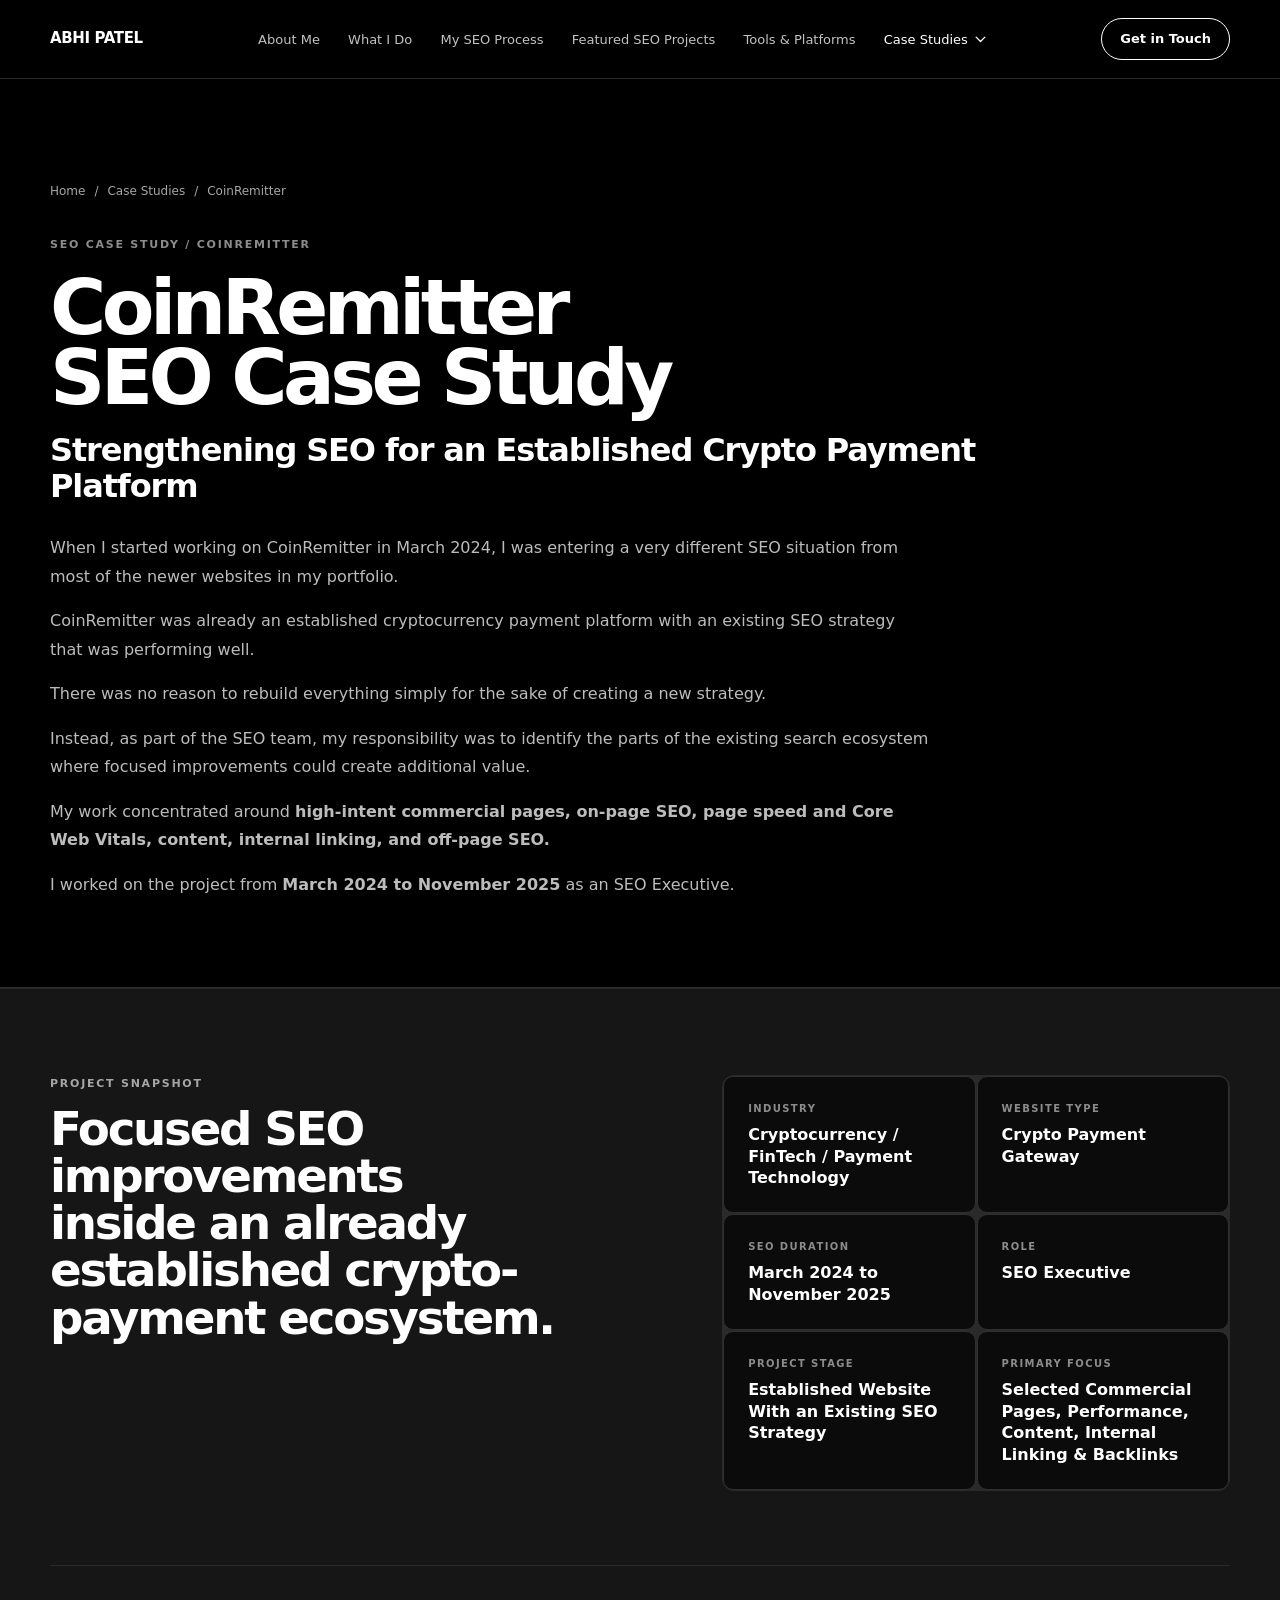
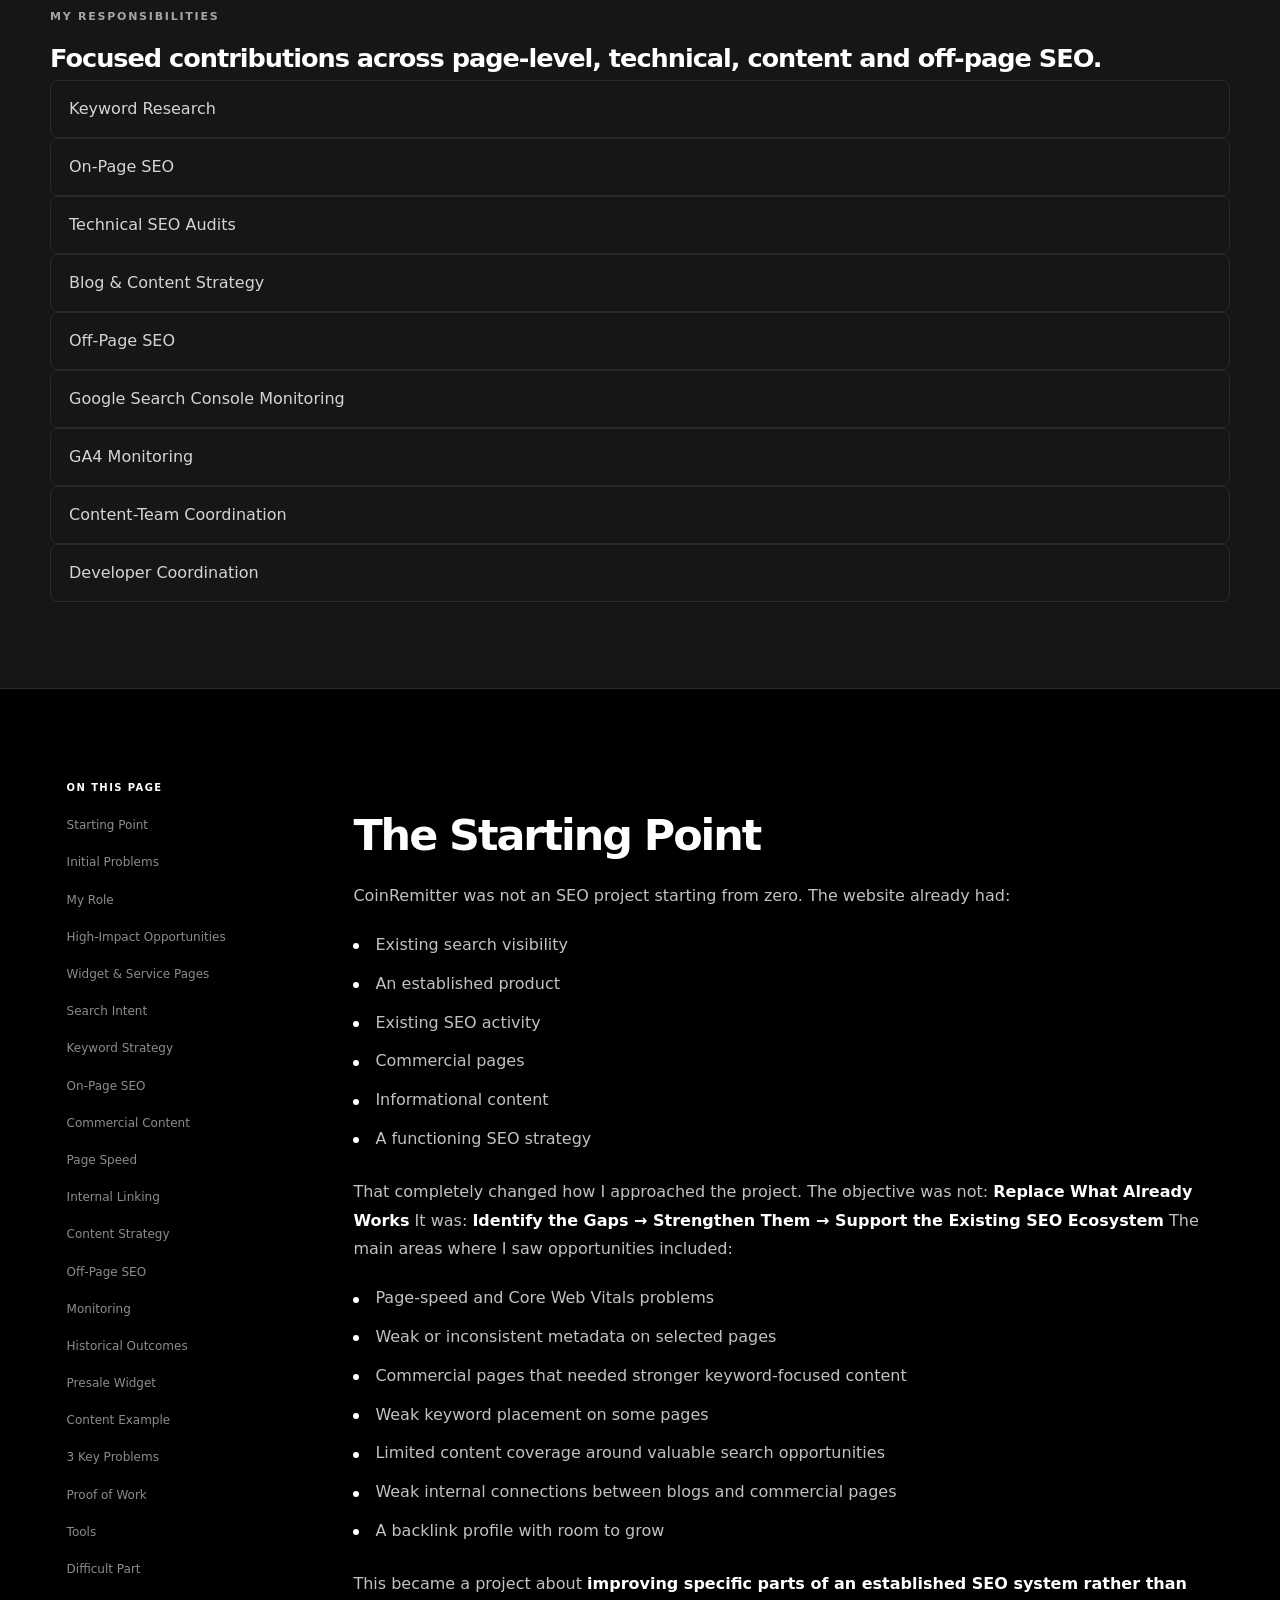
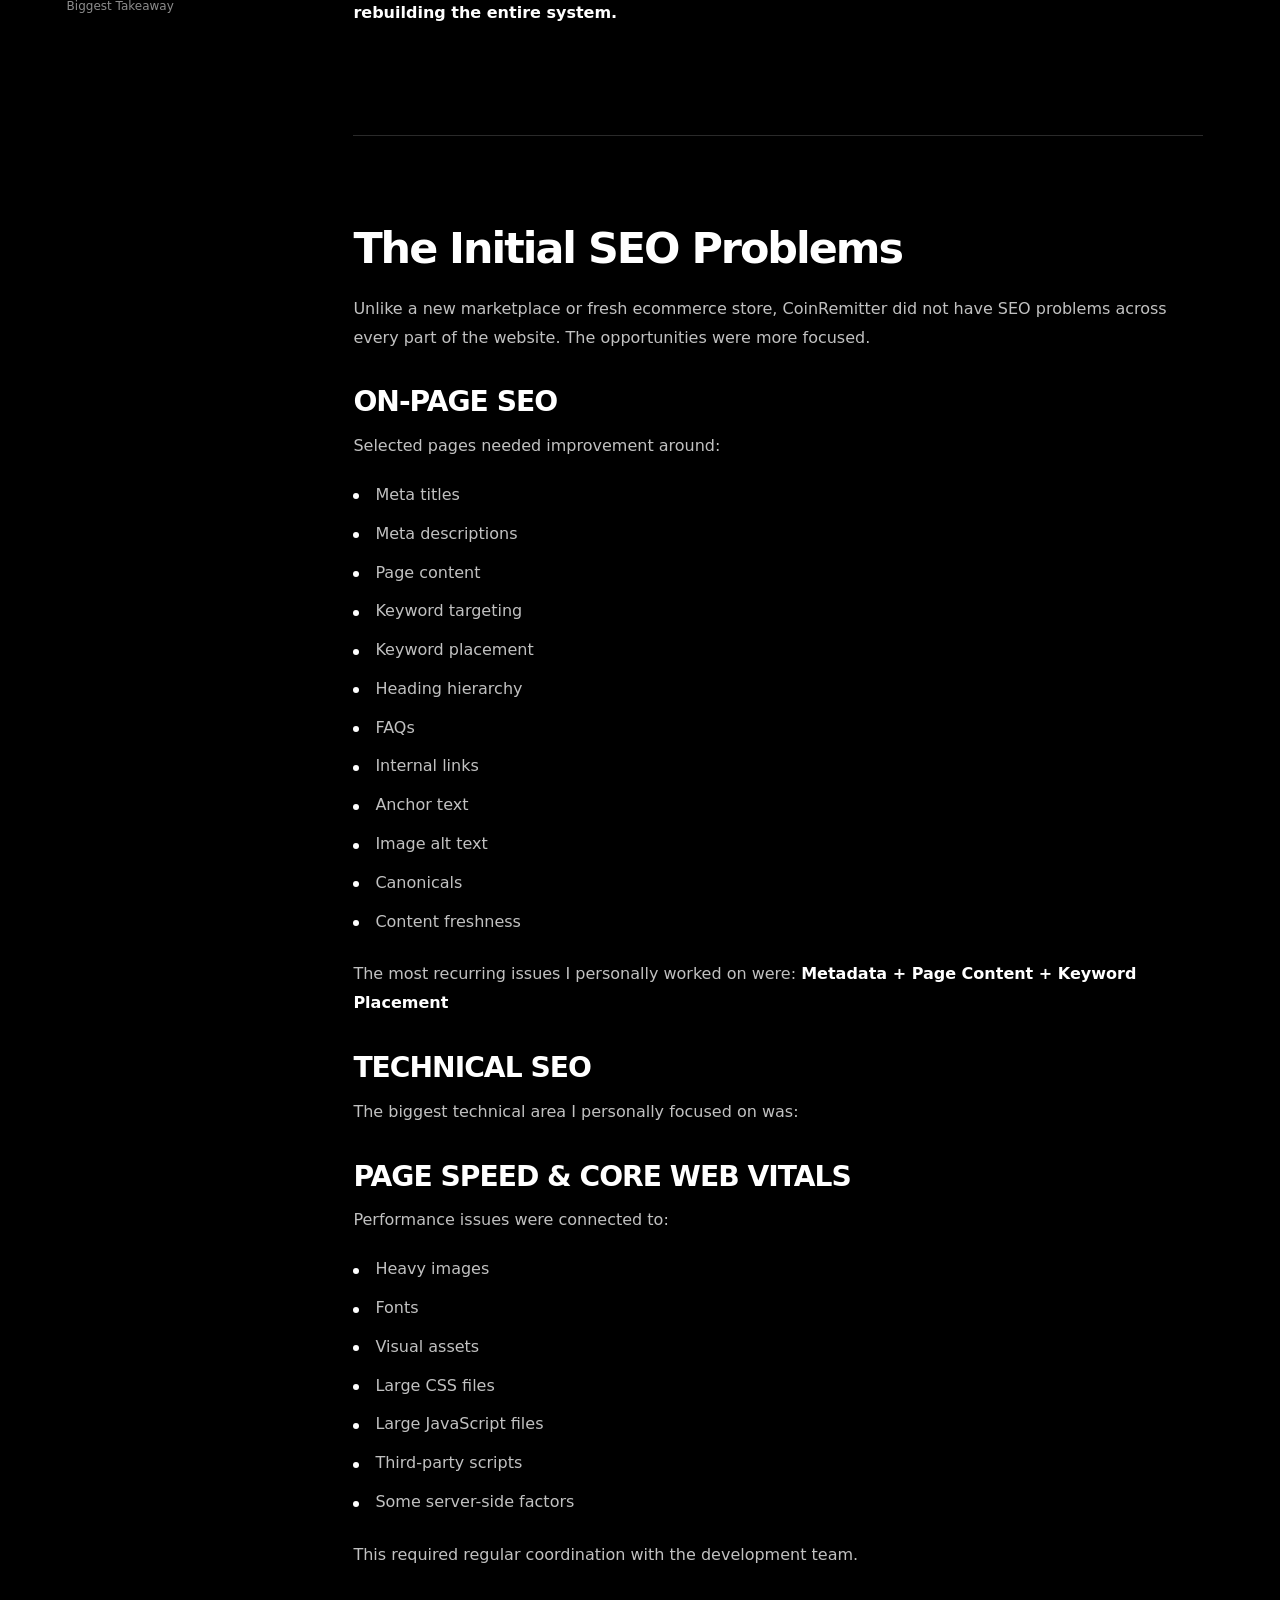
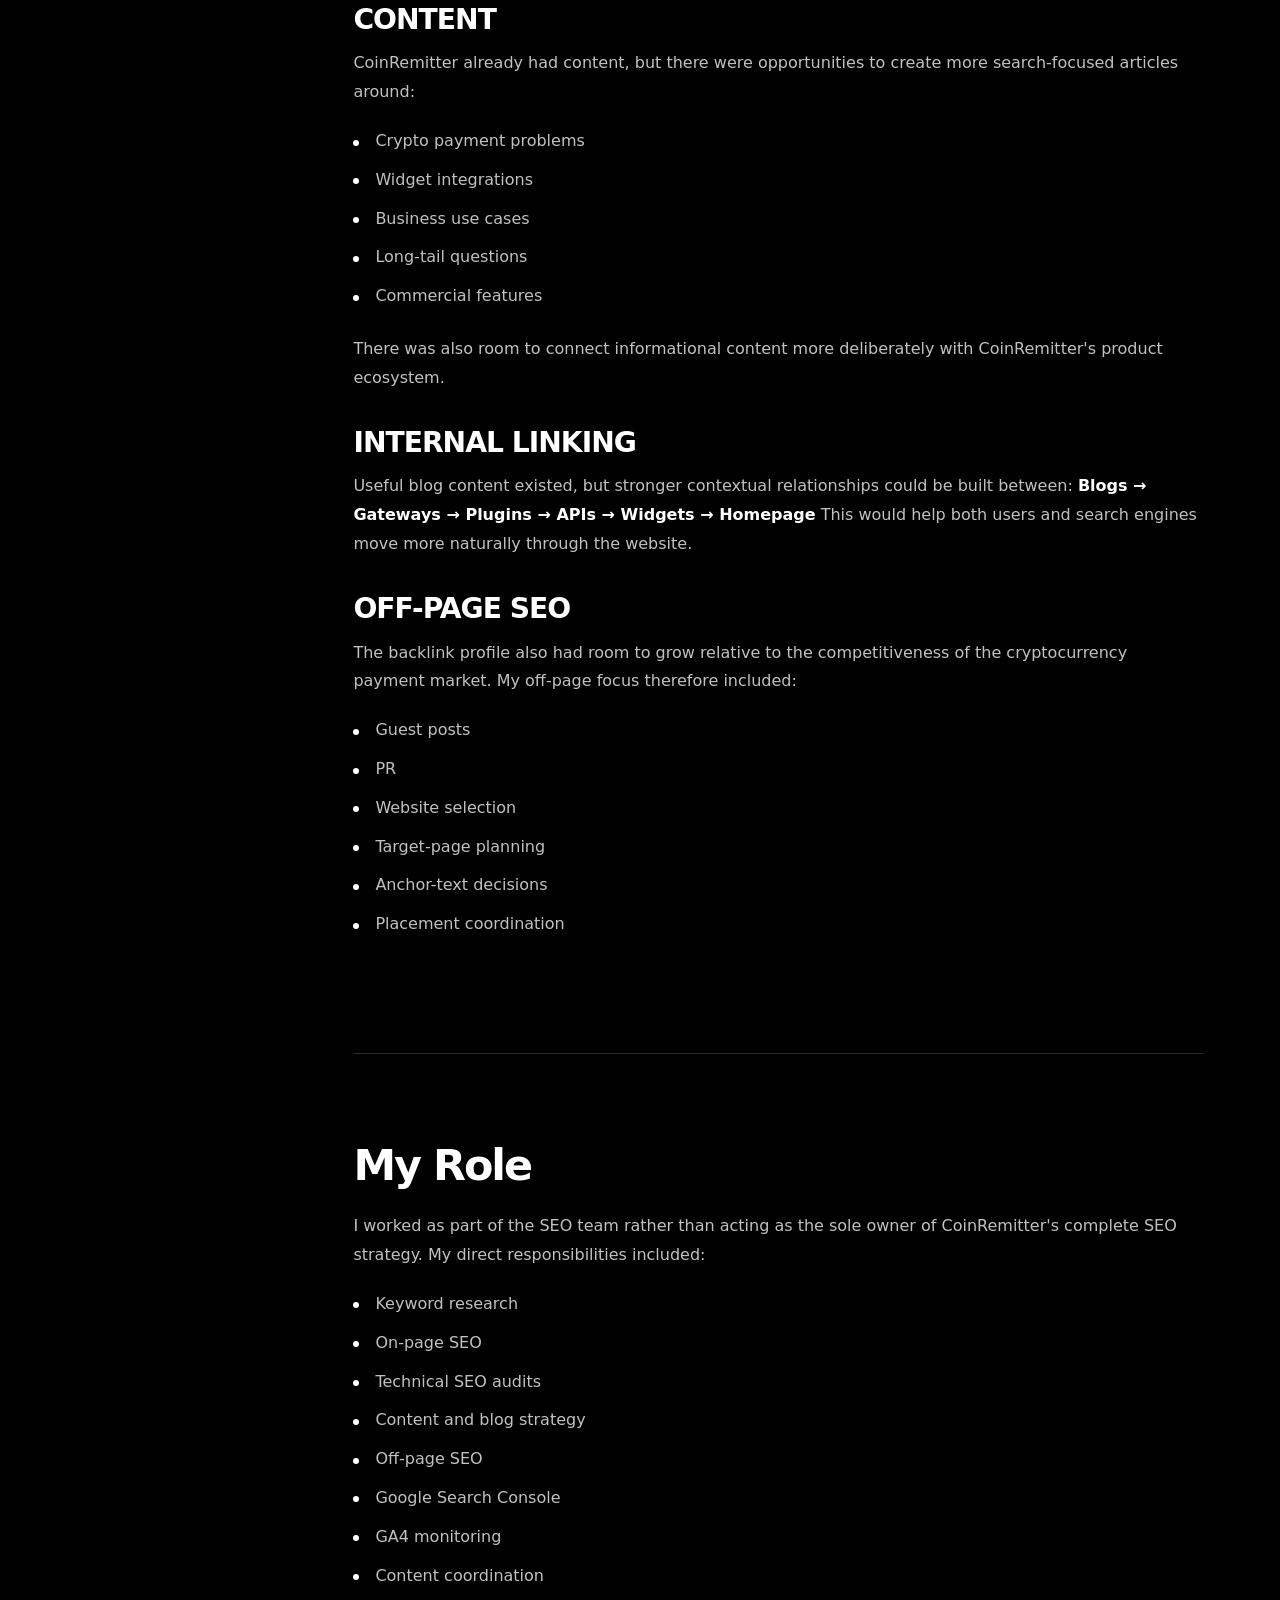
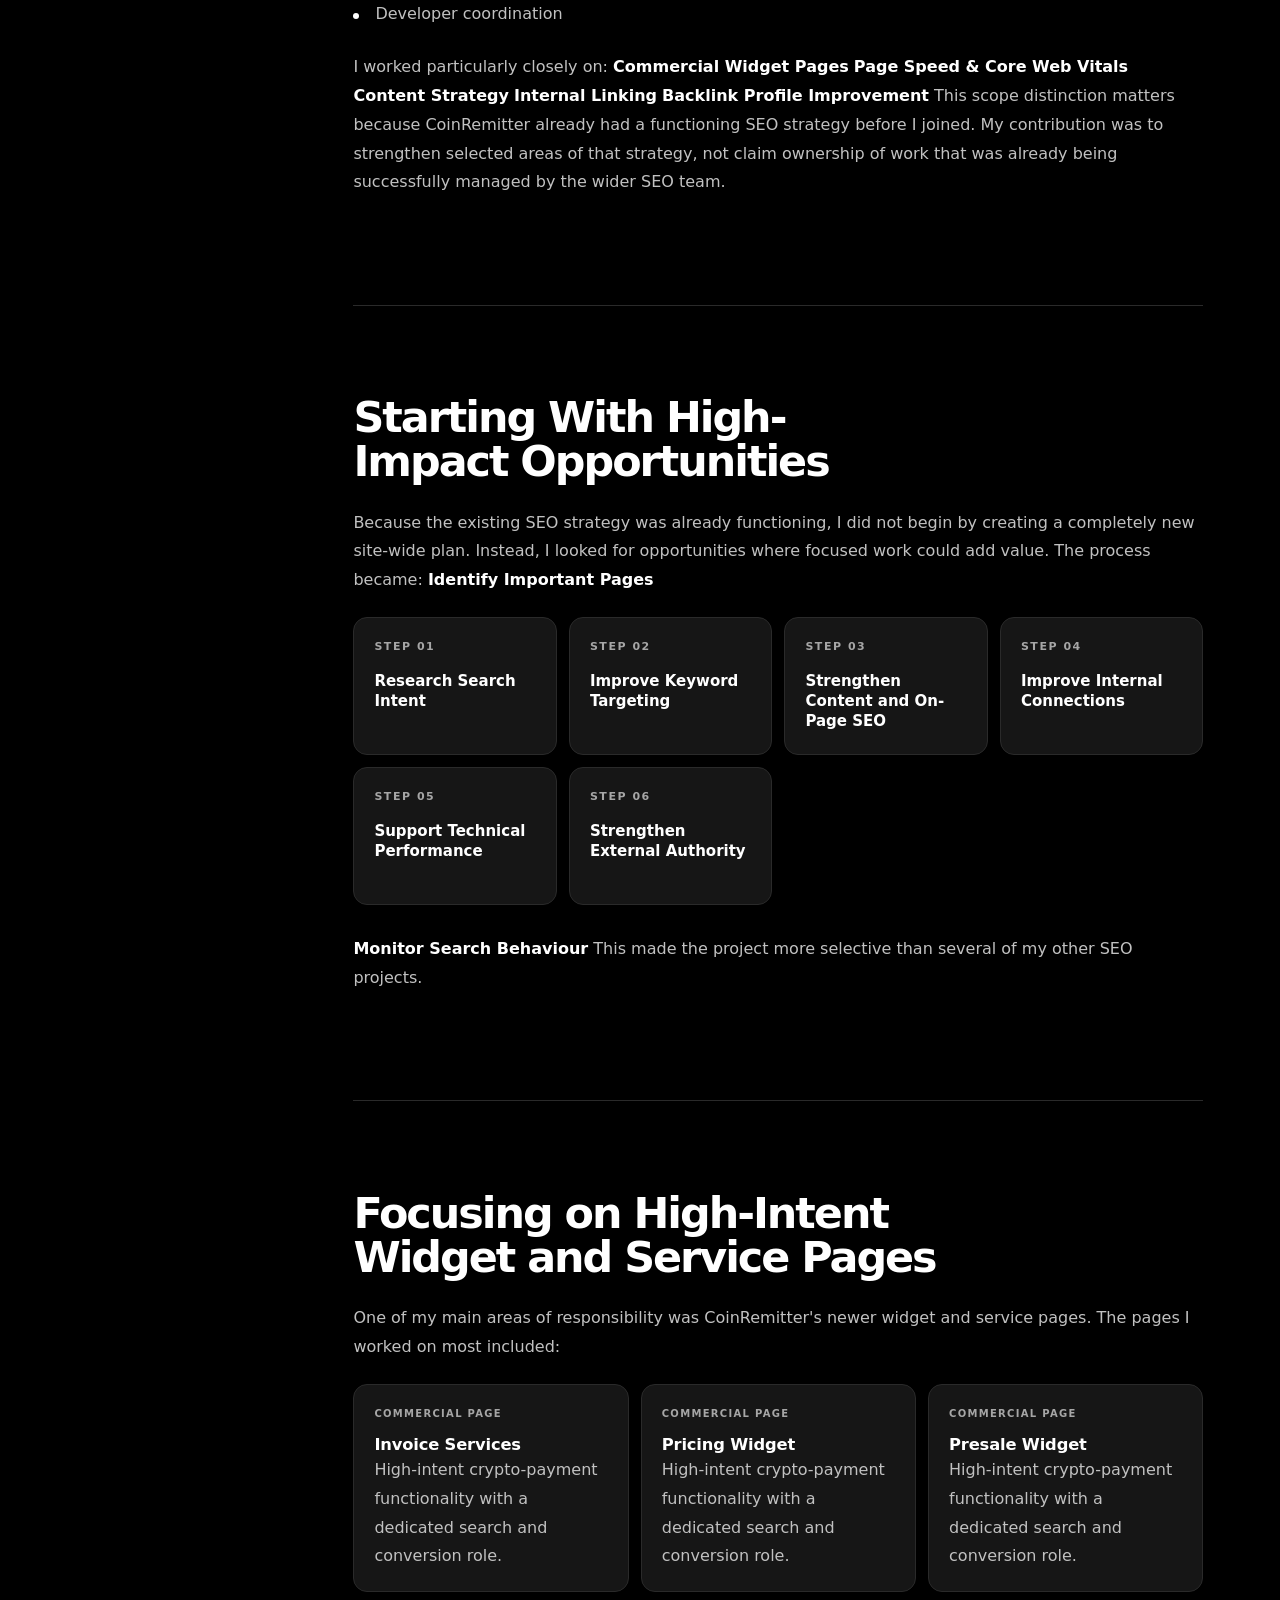
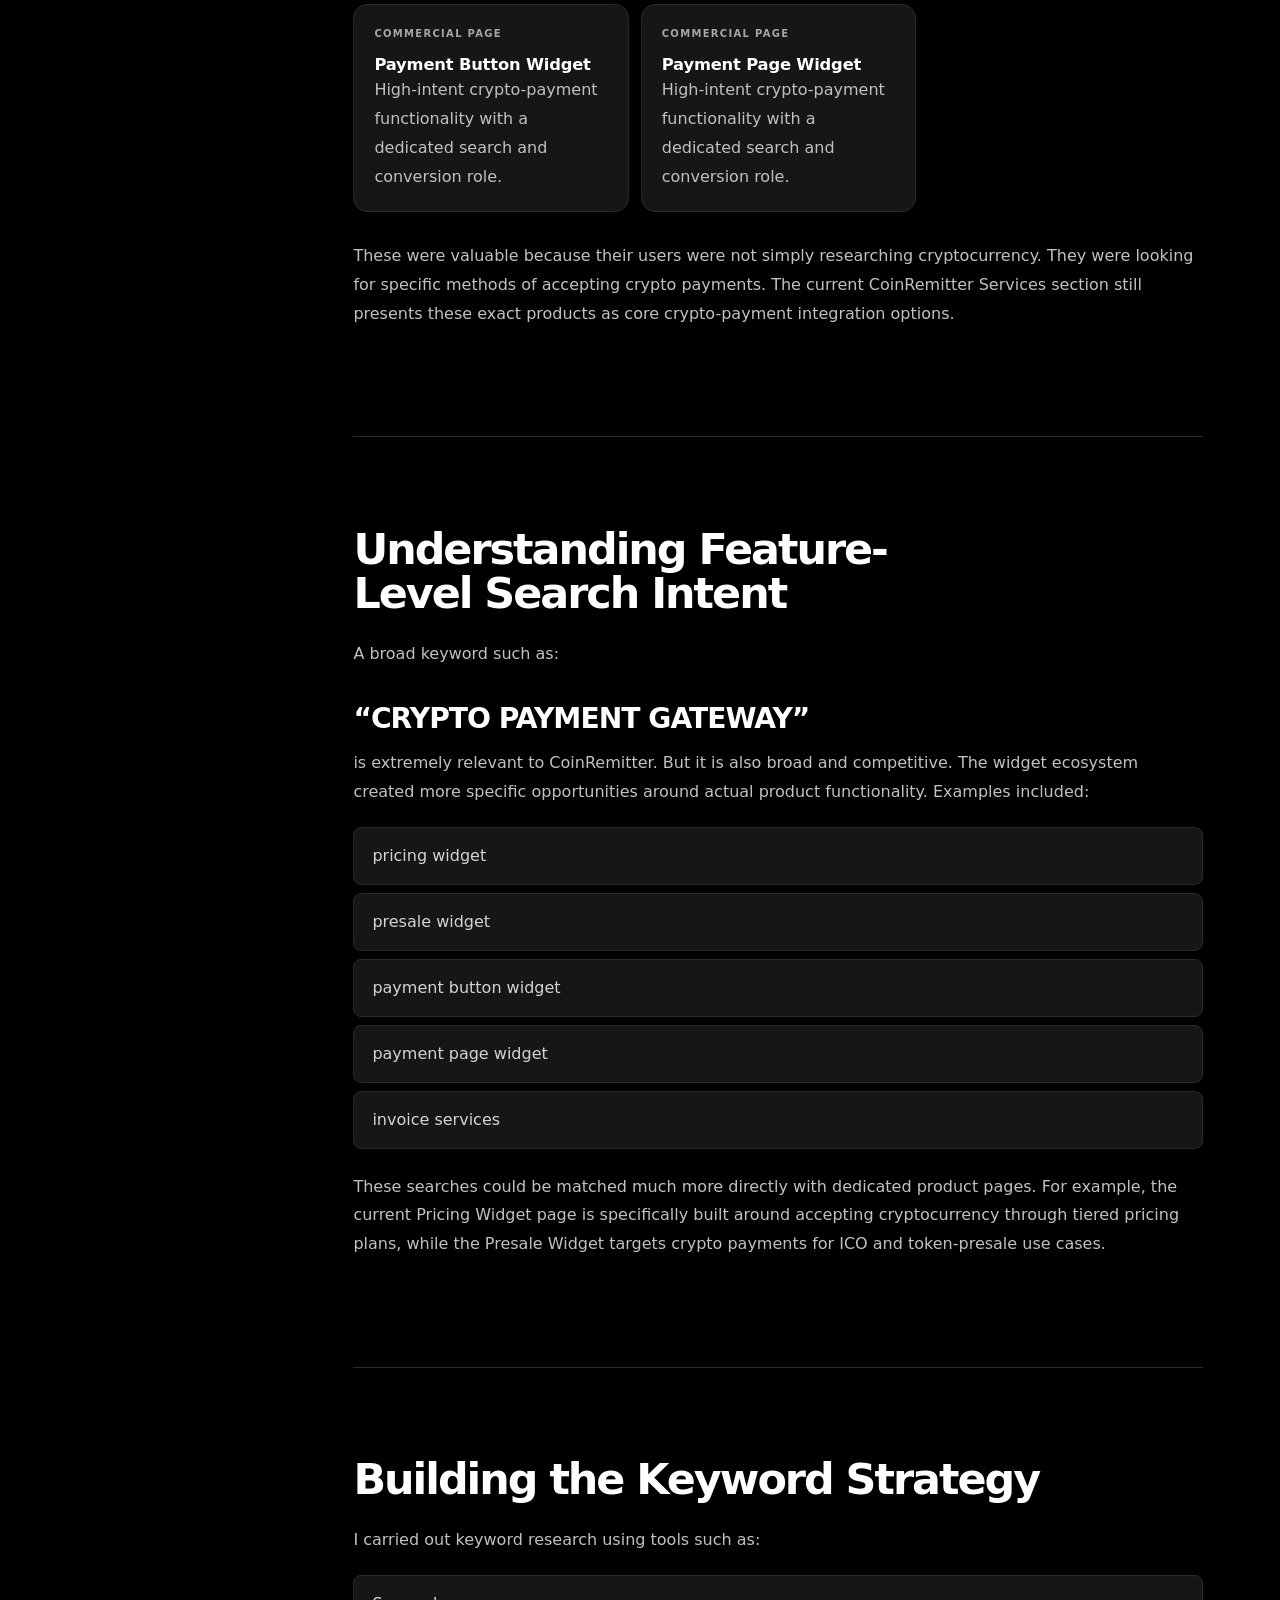
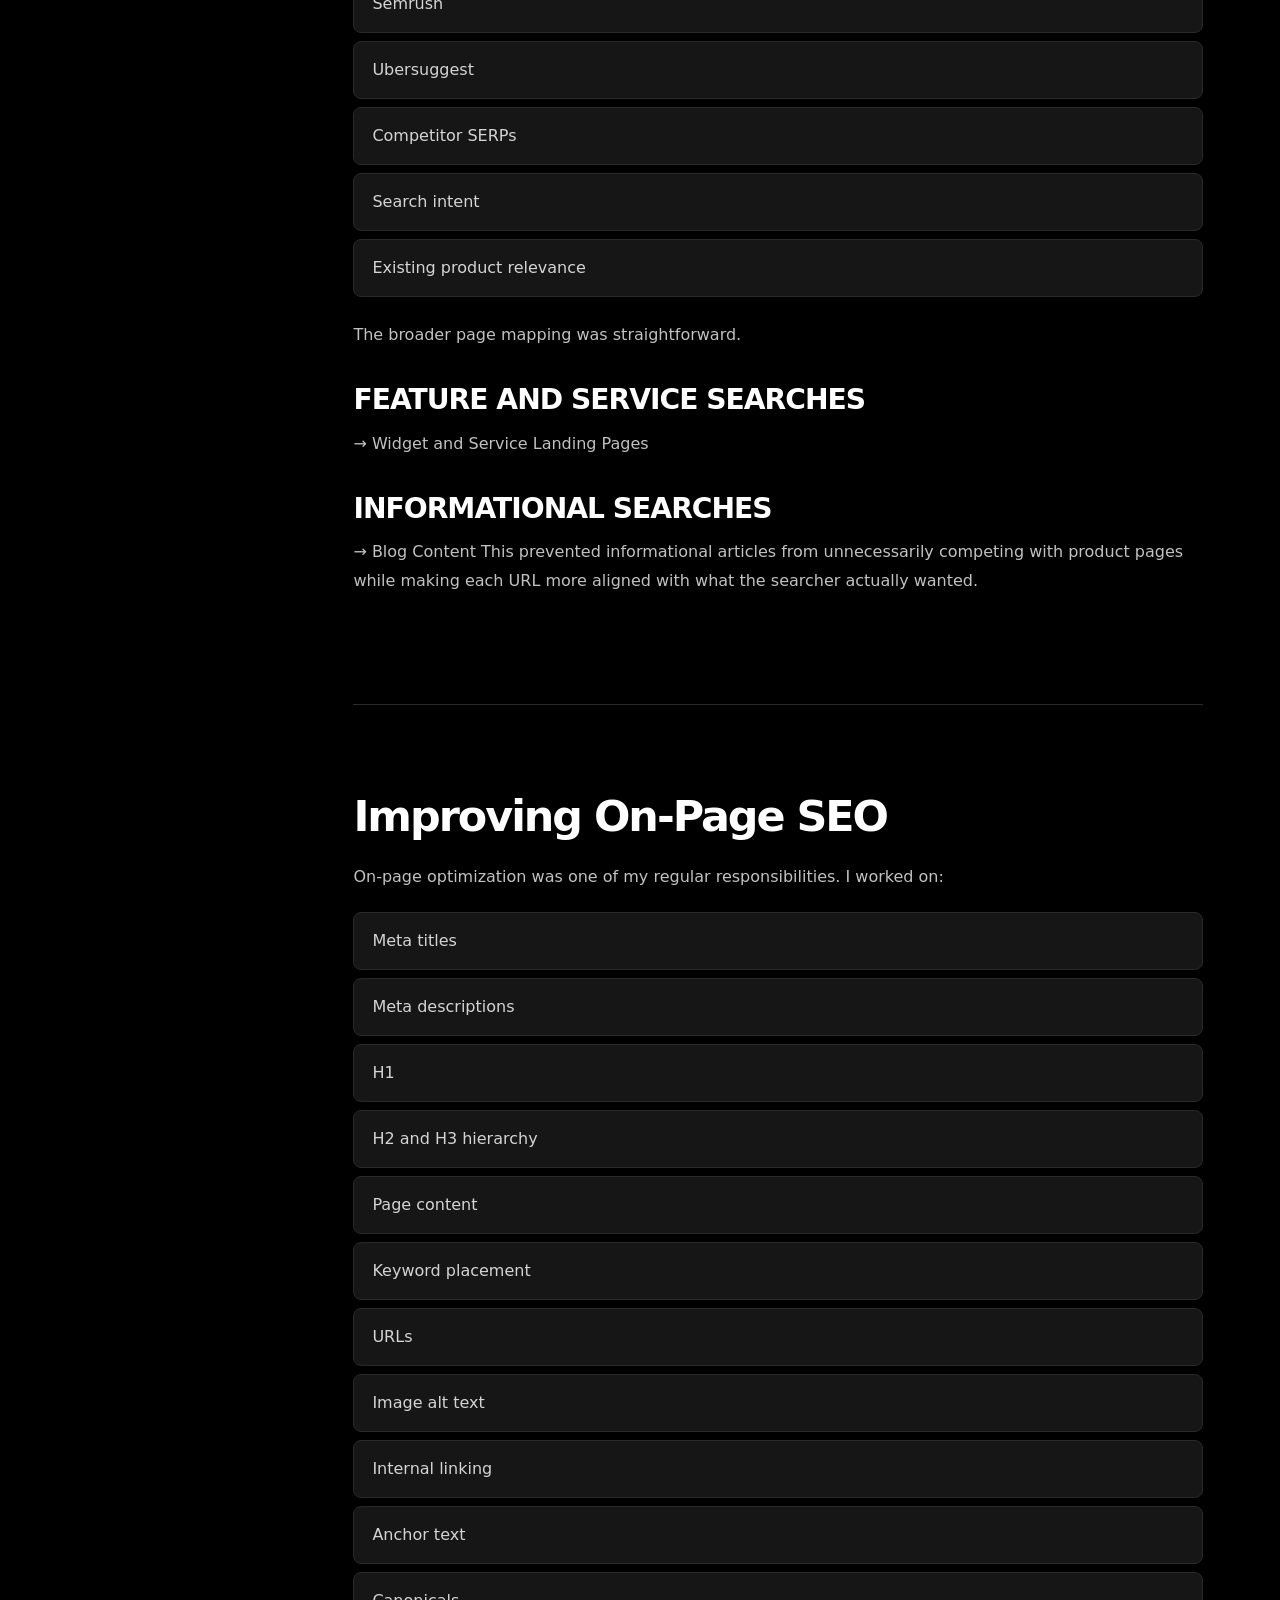
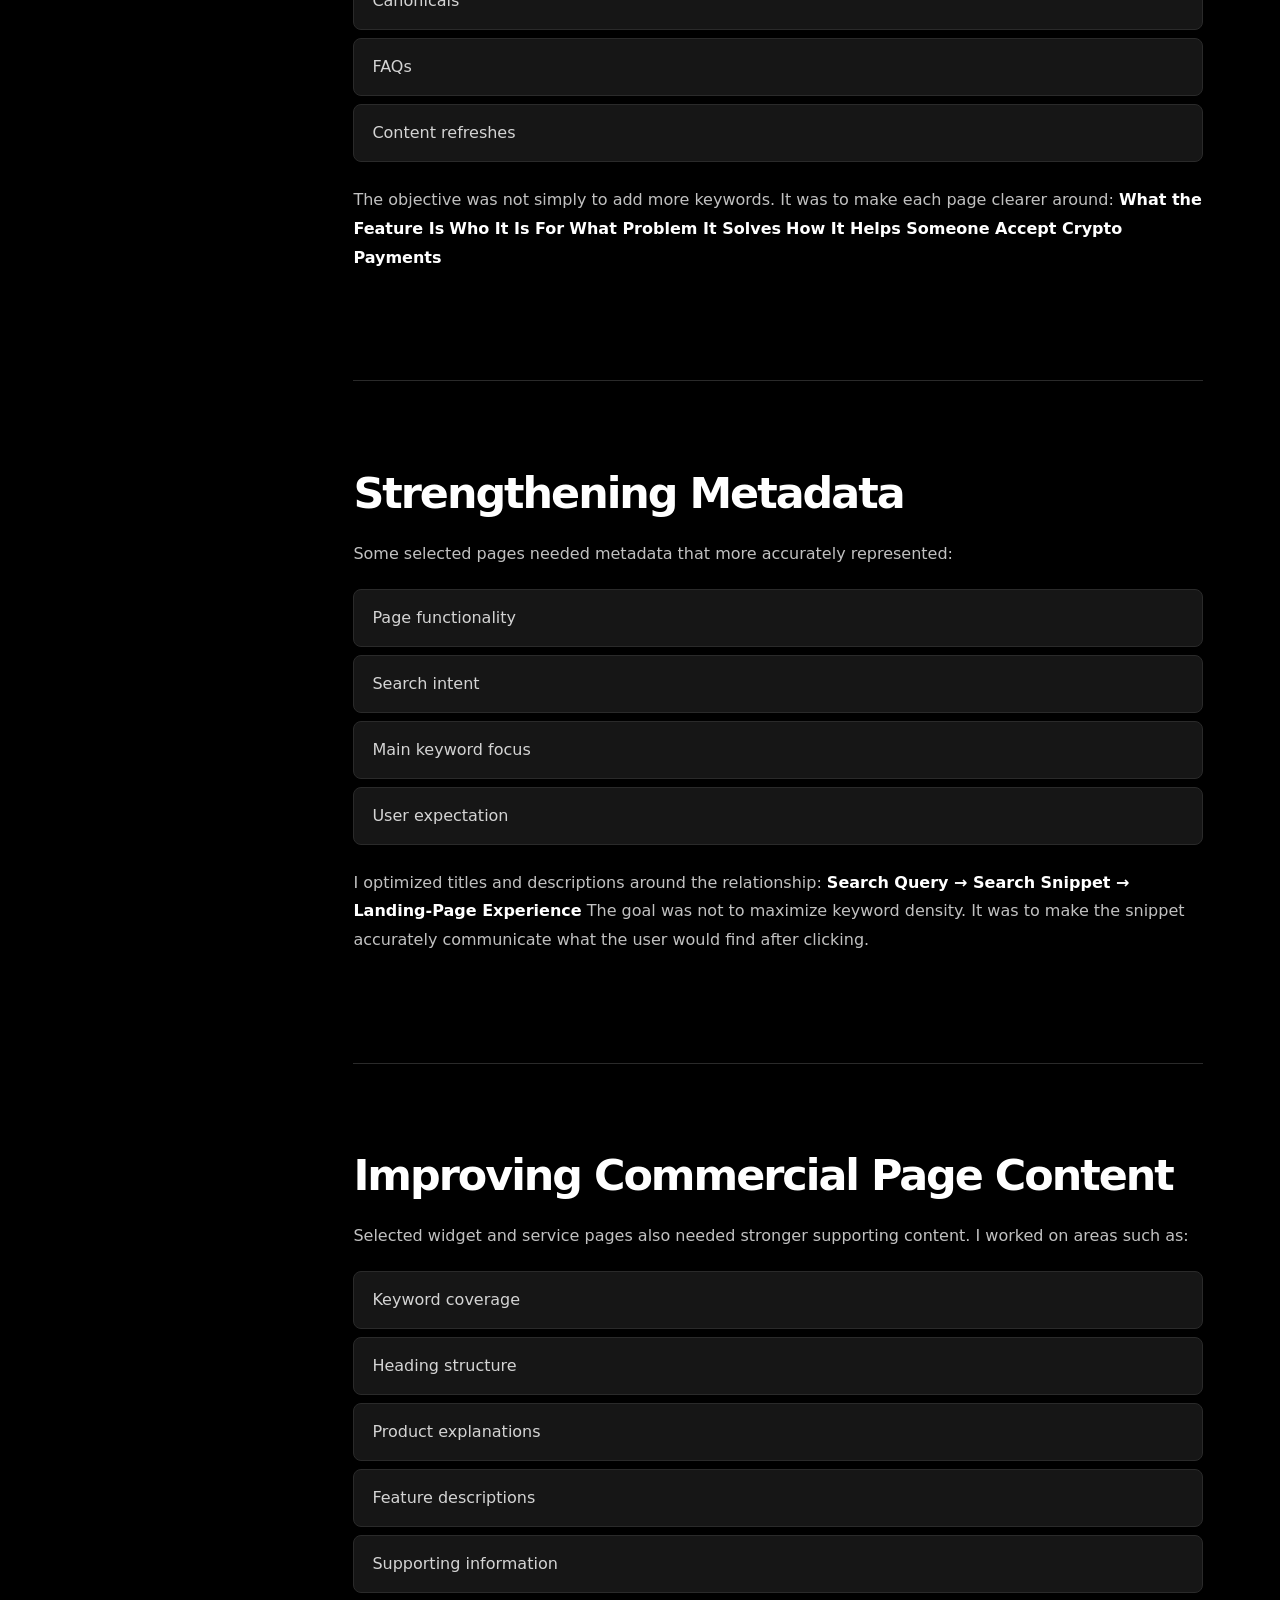
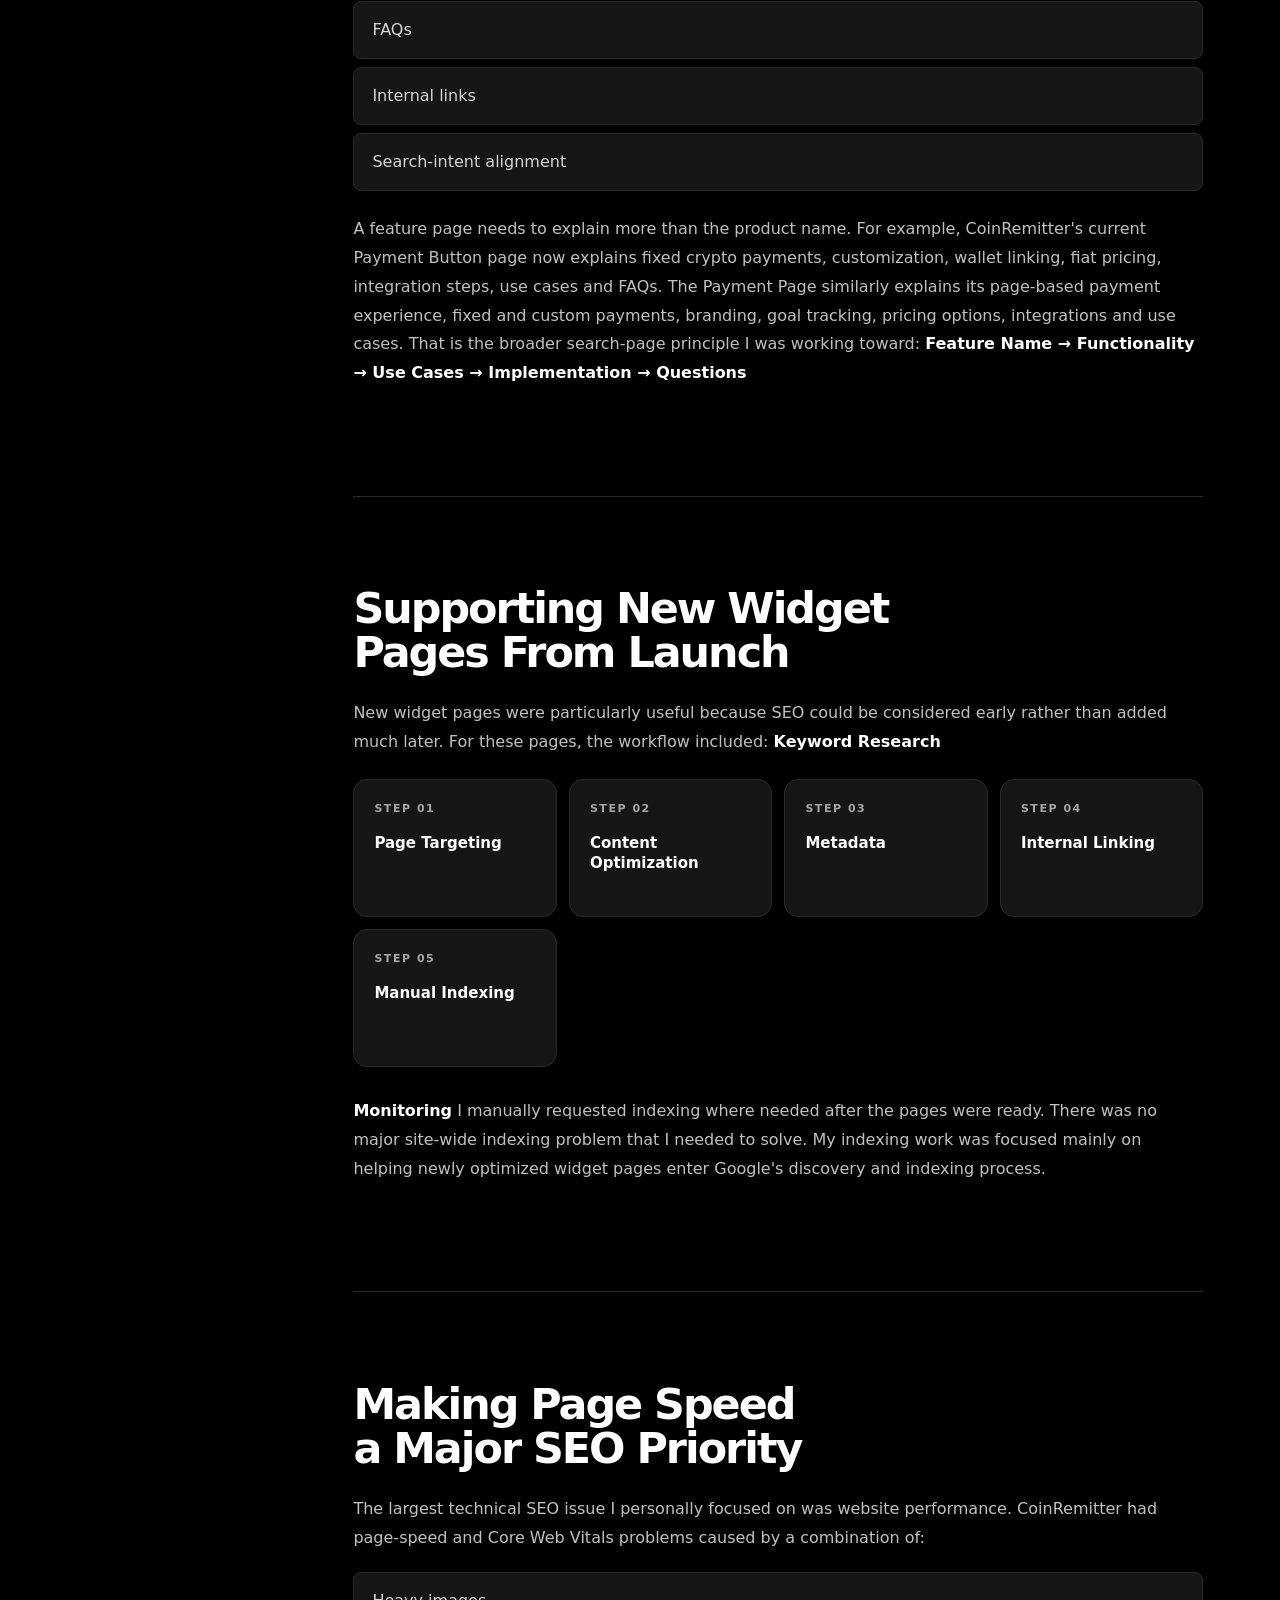
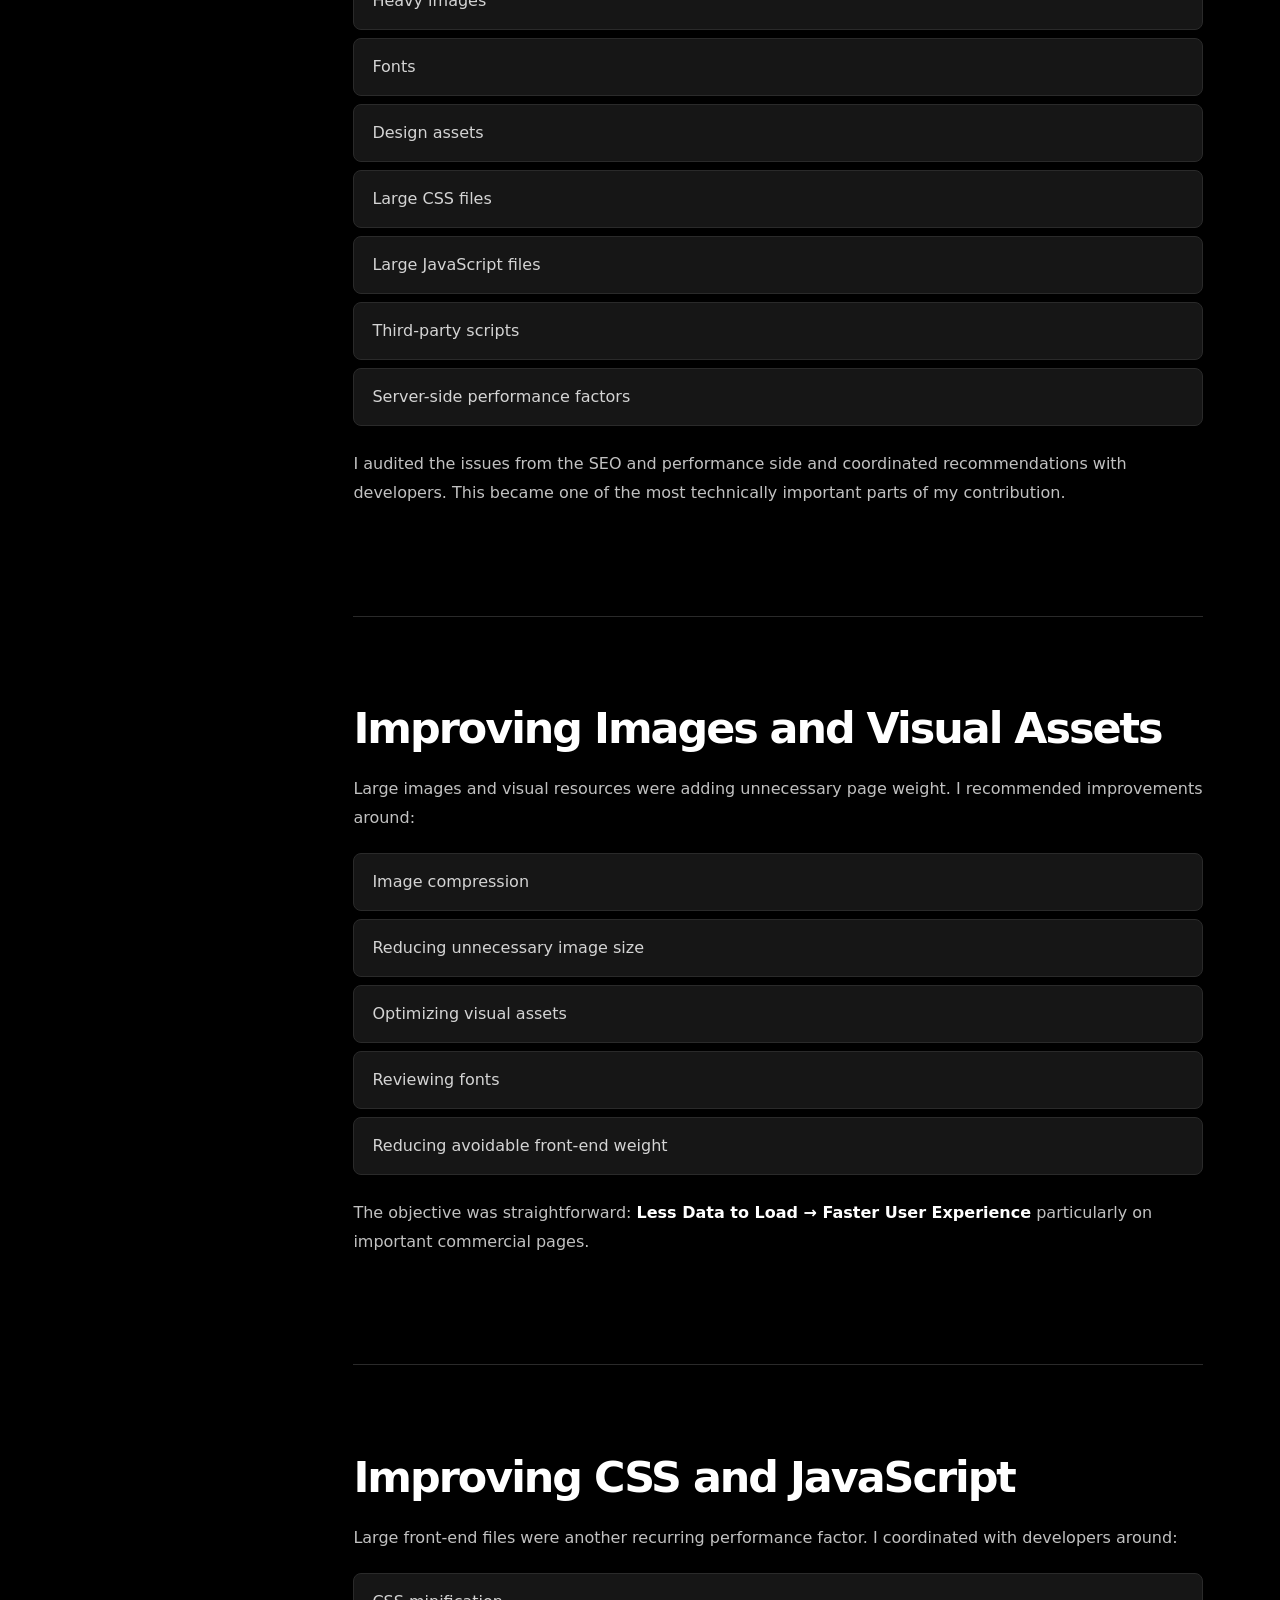
<file: case-studies/coinremitter.html>
<!DOCTYPE html>

<html lang="en">
<head>
<meta charset="utf-8"/>
<meta content="width=device-width, initial-scale=1.0" name="viewport"/>
<title>CoinRemitter SEO Case Study | Abhi Patel</title>
<meta content="CoinRemitter SEO case study by Abhi Patel, covering commercial page SEO, Core Web Vitals, content strategy, internal linking, and off-page SEO." name="description"/>
<meta content="index,follow,max-image-preview:large" name="robots"/>
<meta content="#000000" name="theme-color"/>
<link rel="canonical" href="https://seo-abhi.github.io/portfolio/case-studies/coinremitter.html">
<style>
    :root {
      --bg: #000;
      --surface: #070707;
      --surface-2: #0b0b0b;
      --text: #fff;
      --copy: #d1d1d1;
      --muted: #9a9a9a;
      --muted-2: #707070;
      --line: #242424;
      --line-strong: #393939;
      --max: 1240px;
      --reading: 850px;
      --radius: 18px;
      --ease: 220ms ease;
    }

    * { box-sizing: border-box; margin: 0; padding: 0; }
    html { background: var(--bg); scroll-behavior: smooth; }
    body {
      min-height: 100vh;
      background: var(--bg);
      color: var(--text);
      font-family: Arial, Helvetica, sans-serif;
      font-size: 16px;
      line-height: 1.72;
      -webkit-font-smoothing: antialiased;
      text-rendering: optimizeLegibility;
      overflow-wrap: anywhere;
    }

    a { color: inherit; text-decoration: none; }
    img { display: block; max-width: 100%; height: auto; }
    ::selection { background: #fff; color: #000; }
    :focus-visible { outline: 2px solid #fff; outline-offset: 4px; }

    .container {
      width: min(calc(100% - 48px), var(--max));
      margin-inline: auto;
    }

    .skip-link {
      position: fixed;
      top: 12px;
      left: 12px;
      z-index: 9999;
      padding: 10px 14px;
      color: #000;
      background: #fff;
      border-radius: 8px;
      font-weight: 800;
      transform: translateY(-180%);
    }
    .skip-link:focus { transform: translateY(0); }

    /* Header */
    .site-header {
      position: sticky;
      top: 0;
      z-index: 1000;
      border-bottom: 1px solid rgba(255,255,255,.08);
      background: rgba(0,0,0,.88);
      backdrop-filter: blur(16px);
      -webkit-backdrop-filter: blur(16px);
    }
    .nav {
      min-height: 72px;
      display: flex;
      align-items: center;
      justify-content: space-between;
      gap: 24px;
    }
    .brand {
      font-size: 14px;
      font-weight: 900;
      letter-spacing: .025em;
      white-space: nowrap;
    }
    .nav-center {
      display: flex;
      align-items: center;
      gap: 26px;
    }
    .nav-center a {
      color: var(--muted);
      font-size: 13px;
      transition: color var(--ease);
    }
    .nav-center a:hover { color: #fff; }
    .nav-cta {
      min-height: 42px;
      display: inline-flex;
      align-items: center;
      padding: 0 18px;
      border: 1px solid #fff;
      border-radius: 999px;
      font-size: 13px;
      font-weight: 800;
      transition: background var(--ease), color var(--ease);
    }
    .nav-cta:hover { background: #fff; color: #000; }

    /* Hero */
    .hero {
      position: relative;
      overflow: hidden;
      border-bottom: 1px solid var(--line);
      padding: clamp(68px, 9vw, 128px) 0 clamp(70px, 9vw, 118px);
    }
    .hero::before {
      content: "";
      position: absolute;
      inset: 0;
      pointer-events: none;
      opacity: .32;
      background-image:
        linear-gradient(rgba(255,255,255,.055) 1px, transparent 1px),
        linear-gradient(90deg, rgba(255,255,255,.055) 1px, transparent 1px);
      background-size: 68px 68px;
      mask-image: linear-gradient(to bottom, #000 0%, transparent 92%);
    }
    .hero-inner {
      position: relative;
      z-index: 1;
    }
    .breadcrumb {
      display: flex;
      align-items: center;
      gap: 9px;
      margin-bottom: 34px;
      color: var(--muted);
      font-size: 12px;
    }
    .breadcrumb a:hover { color: #fff; }
    .eyebrow {
      margin-bottom: 18px;
      color: var(--muted);
      font-size: 11px;
      font-weight: 800;
      letter-spacing: .16em;
      text-transform: uppercase;
    }
    .hero h1 {
      max-width: 1080px;
      font-size: clamp(3.5rem, 8.4vw, 8.6rem);
      line-height: .88;
      letter-spacing: -.068em;
      font-weight: 900;
    }
    .hero-subtitle {
      max-width: 1000px;
      margin-top: 26px;
      color: #f2f2f2;
      font-size: clamp(1.35rem, 2.8vw, 2.25rem);
      line-height: 1.13;
      letter-spacing: -.032em;
      font-weight: 700;
    }
    .hero-copy {
      max-width: 900px;
      margin-top: 34px;
      display: grid;
      gap: 16px;
      color: var(--copy);
      font-size: clamp(1rem, 1.3vw, 1.12rem);
    }

    /* Snapshot */
    .snapshot {
      border-bottom: 1px solid var(--line);
      padding: clamp(58px, 7vw, 86px) 0;
    }
    .snapshot-top {
      display: grid;
      grid-template-columns: .8fr 1.2fr;
      gap: 48px;
      align-items: start;
    }
    .section-kicker {
      color: var(--muted);
      font-size: 11px;
      font-weight: 800;
      letter-spacing: .16em;
      text-transform: uppercase;
    }
    .snapshot h2 {
      margin-top: 12px;
      font-size: clamp(2.2rem, 5vw, 4.7rem);
      line-height: .96;
      letter-spacing: -.052em;
    }
    .snapshot-meta {
      display: grid;
      grid-template-columns: repeat(2, minmax(0,1fr));
      gap: 1px;
      border: 1px solid var(--line);
      border-radius: var(--radius);
      overflow: hidden;
      background: var(--line);
    }
    .meta-item {
      min-height: 105px;
      padding: 22px;
      background: var(--surface);
    }
    .meta-label {
      display: block;
      margin-bottom: 7px;
      color: var(--muted-2);
      font-size: 10px;
      font-weight: 800;
      letter-spacing: .14em;
      text-transform: uppercase;
    }
    .meta-value {
      font-size: 16px;
      line-height: 1.35;
      font-weight: 750;
    }

    .kpi-grid {
      display: grid;
      grid-template-columns: repeat(3, minmax(0,1fr));
      gap: 12px;
      margin-top: 24px;
    }
    .kpi {
      min-height: 170px;
      display: flex;
      flex-direction: column;
      justify-content: space-between;
      padding: 24px;
      border: 1px solid var(--line);
      border-radius: var(--radius);
      background: linear-gradient(145deg, #0b0b0b 0%, #040404 100%);
    }
    .kpi-label {
      color: var(--muted);
      font-size: 11px;
      font-weight: 800;
      letter-spacing: .12em;
      text-transform: uppercase;
    }
    .kpi-value {
      margin-top: 26px;
      font-size: clamp(2.1rem, 4vw, 4rem);
      line-height: .9;
      letter-spacing: -.052em;
      font-weight: 900;
    }
    .kpi-detail {
      margin-top: 12px;
      color: var(--copy);
      font-size: 13px;
      line-height: 1.4;
    }

    /* Article */
    .article {
      padding: clamp(70px, 8vw, 116px) 0 140px;
    }
    .article-layout {
      display: grid;
      grid-template-columns: 220px minmax(0, 1fr);
      gap: clamp(48px, 7vw, 100px);
      align-items: start;
    }
    .article-rail {
      position: sticky;
      top: 104px;
    }
    .rail-title {
      margin-bottom: 14px;
      color: var(--muted-2);
      font-size: 10px;
      letter-spacing: .14em;
      text-transform: uppercase;
      font-weight: 800;
    }
    .rail-links {
      display: grid;
      gap: 7px;
      list-style: none;
    }
    .rail-links a {
      display: block;
      padding: 7px 0;
      color: #7e7e7e;
      font-size: 12px;
      line-height: 1.35;
      transition: color var(--ease), transform var(--ease);
    }
    .rail-links a:hover {
      color: #fff;
      transform: translateX(3px);
    }

    .article-content {
      width: 100%;
      max-width: var(--reading);
    }

    .case-section {
      scroll-margin-top: 110px;
      padding: 0 0 clamp(64px, 8vw, 100px);
      margin-bottom: clamp(64px, 8vw, 100px);
      border-bottom: 1px solid var(--line);
    }
    .case-section:last-child {
      border-bottom: 0;
      margin-bottom: 0;
      padding-bottom: 0;
    }

    .case-section > h1 {
      margin-bottom: 30px;
      font-size: clamp(2.25rem, 5vw, 4.75rem);
      line-height: .98;
      letter-spacing: -.05em;
      font-weight: 880;
    }
    .case-section h2 {
      margin: 34px 0 14px;
      font-size: clamp(1.6rem, 3.1vw, 2.6rem);
      line-height: 1.05;
      letter-spacing: -.035em;
    }
    .case-section h3 {
      margin: 30px 0 12px;
      color: #fff;
      font-size: 13px;
      line-height: 1.4;
      letter-spacing: .11em;
      text-transform: uppercase;
      font-weight: 800;
    }
    .case-section p {
      margin: 0 0 18px;
      color: var(--copy);
      font-size: 16px;
      line-height: 1.78;
    }
    .case-section strong {
      color: #fff;
      font-weight: 800;
    }
    .case-section ul {
      margin: 20px 0 24px;
      display: grid;
      gap: 10px;
      list-style: none;
    }
    .case-section li {
      position: relative;
      padding-left: 22px;
      color: var(--copy);
      line-height: 1.62;
    }
    .case-section li::before {
      content: "";
      position: absolute;
      left: 0;
      top: .78em;
      width: 6px;
      height: 6px;
      border-radius: 50%;
      background: #fff;
    }

    /* Tools list */
    #tools-platforms-used .tools-list {
      grid-template-columns: repeat(2, minmax(0, 1fr));
      column-gap: 42px;
      row-gap: 12px;
      margin-top: 28px;
    }

    #tools-platforms-used .tools-list li {
      padding: 15px 18px 15px 38px;
      border: 1px solid var(--line);
      border-radius: 12px;
      background: var(--surface);
      color: #e3e3e3;
    }

    #tools-platforms-used .tools-list li::before {
      left: 18px;
      top: 1.55em;
      width: 6px;
      height: 6px;
    }

    .case-section blockquote {
      margin: 28px 0;
      padding: 20px 22px;
      border-left: 2px solid #fff;
      background: var(--surface);
      color: #fff;
    }

    /* Structured/problem sections */
    .case-section--structured > h2 {
      padding-top: 28px;
      border-top: 1px solid var(--line);
    }

    /* Keyword strategy */
    .keyword-strategy .keyword-list {
      display: grid;
      grid-template-columns: repeat(2, minmax(0, 1fr));
      gap: 10px 12px;
      margin: 14px 0 30px;
      padding: 0;
      list-style: none;
    }

    .keyword-strategy .keyword-list li {
      position: relative;
      min-height: 58px;
      display: flex;
      align-items: center;
      padding: 14px 18px 14px 42px;
      border: 1px solid var(--line);
      border-radius: 12px;
      background: var(--surface);
      color: #e6e6e6;
      font-size: 14px;
      line-height: 1.45;
    }

    .keyword-strategy .keyword-list li::before {
      content: "";
      position: absolute;
      left: 20px;
      top: 50%;
      width: 6px;
      height: 6px;
      border-radius: 50%;
      background: #fff;
      transform: translateY(-50%);
    }

    .keyword-strategy .keyword-list--primary {
      grid-template-columns: minmax(0, 1fr);
      max-width: 430px;
    }

    .keyword-strategy .keyword-list--primary li {
      min-height: 66px;
      font-size: 17px;
    }

    .keyword-strategy .keyword-objective {
      margin-top: 8px;
      padding: 20px 22px;
      border-left: 2px solid #fff;
      background: var(--surface);
      color: #f0f0f0;
    }

    /* Proof images */
    .evidence {
      margin: 36px 0 44px;
    }
    .evidence-frame {
      overflow: hidden;
      border: 1px solid var(--line-strong);
      border-radius: 16px;
      background: #f4f4f4;
    }
    .evidence img {
      width: 100%;
      height: auto;
    }
    .evidence figcaption {
      margin-top: 10px;
      color: var(--muted);
      font-size: 12px;
      line-height: 1.5;
    }

    /* Strong metric blocks inside results sections */
    #consolidating-the-streamit-ecosystem h2,
    #overall-seo-results h2,
    #homepage-growth h3,
    #another-brand-search-win h2 {
      margin-top: 26px;
    }

    /* Proof-of-work recap */
    #proof-of-work h3 {
      margin-top: 18px;
      padding: 18px 18px 0;
      border: 1px solid var(--line);
      border-bottom: 0;
      border-radius: 12px 12px 0 0;
      background: var(--surface);
    }
    #proof-of-work h3 + p {
      margin: 0 0 16px;
      padding: 0 18px 18px;
      border: 1px solid var(--line);
      border-top: 0;
      border-radius: 0 0 12px 12px;
      background: var(--surface);
      white-space: pre-line;
    }

    /* Takeaway */
    #my-biggest-takeaway {
      padding: clamp(42px, 6vw, 70px);
      border: 1px solid var(--line-strong);
      border-radius: 22px;
      background: linear-gradient(145deg, #0c0c0c 0%, #030303 100%);
    }
    #my-biggest-takeaway > h1 {
      max-width: 700px;
    }
    #my-biggest-takeaway p:last-child strong {
      display: block;
      margin-top: 26px;
      color: #fff;
      font-size: clamp(1.25rem, 2.5vw, 1.8rem);
      line-height: 1.35;
    }

    /* Footer */
    .footer {
      border-top: 1px solid var(--line);
      padding: 32px 0 46px;
    }
    .footer-inner {
      display: flex;
      align-items: center;
      justify-content: space-between;
      gap: 22px;
      color: var(--muted-2);
      font-size: 12px;
    }
    .footer-links {
      display: flex;
      gap: 18px;
    }
    .footer a:hover { color: #fff; }

    @media (max-width: 1050px) {
      .article-layout {
        grid-template-columns: 1fr;
      }
      .article-rail {
        display: none;
      }
      .article-content {
        max-width: 920px;
      }
      .snapshot-top {
        grid-template-columns: 1fr;
      }
    }

    @media (max-width: 820px) {
      .nav-center { display: none; }
      .kpi-grid { grid-template-columns: repeat(2, minmax(0,1fr)); }
    }

    @media (max-width: 620px) {
      .container { width: min(calc(100% - 28px), var(--max)); }
      .nav-cta { display: none; }
      .hero {
        padding: 52px 0 64px;
      }
      .hero h1 {
        font-size: clamp(3.15rem, 17vw, 5.6rem);
      }
      .hero-subtitle {
        font-size: 1.42rem;
      }
      .snapshot-meta {
        grid-template-columns: 1fr;
      }
      .kpi-grid {
        grid-template-columns: 1fr;
      }
      .kpi {
        min-height: 145px;
      }
      .article {
        padding-top: 64px;
      }
      .case-section > h1 {
        font-size: clamp(2.25rem, 12vw, 3.6rem);
      }
      .case-section p,
      .case-section li {
        font-size: 15px;
      }

      #tools-platforms-used .tools-list {
        grid-template-columns: 1fr;
        gap: 10px;
      }

      .keyword-strategy .keyword-list {
        grid-template-columns: 1fr;
      }

      .keyword-strategy .keyword-list--primary {
        max-width: none;
      }

      .link-flow-grid,
      .status-list,
      .compact-keyword-list {
        grid-template-columns: 1fr;
      }

      .link-flow-card {
        padding: 18px;
      }

      .horizontal-flow {
        padding: 16px;
      }
      #my-biggest-takeaway {
        padding: 28px 22px;
        border-radius: 16px;
      }
      .footer-inner {
        flex-direction: column;
        align-items: flex-start;
      }
    }

    @media (prefers-reduced-motion: reduce) {
      html { scroll-behavior: auto; }
      *, *::before, *::after {
        animation-duration: .01ms !important;
        animation-iteration-count: 1 !important;
        transition-duration: .01ms !important;
      }
    }
  

    /* Internal-linking and process flows */
    .link-flow-grid {
      display: grid;
      grid-template-columns: repeat(2, minmax(0, 1fr));
      gap: 14px;
      margin: 28px 0 30px;
    }

    .link-flow-card {
      padding: 22px;
      border: 1px solid var(--line);
      border-radius: 14px;
      background: var(--surface);
    }

    .link-flow-card h3 {
      margin: 0 0 16px;
    }

    .link-flow-steps,
    .horizontal-flow {
      display: flex;
      flex-wrap: wrap;
      align-items: center;
      gap: 9px;
    }

    .link-flow-steps span:not(.flow-arrow),
    .horizontal-flow span:not(.flow-arrow) {
      display: inline-flex;
      align-items: center;
      min-height: 34px;
      padding: 7px 11px;
      border: 1px solid var(--line-strong);
      border-radius: 999px;
      background: #030303;
      color: #ececec;
      font-size: 12px;
      line-height: 1.35;
      font-weight: 700;
    }

    .flow-arrow {
      color: var(--muted);
      font-size: 15px;
      line-height: 1;
    }

    .horizontal-flow {
      margin: 20px 0 28px;
      padding: 18px;
      border: 1px solid var(--line);
      border-radius: 14px;
      background: var(--surface);
    }

    .status-list {
      grid-template-columns: repeat(2, minmax(0, 1fr));
      gap: 10px 12px !important;
      margin: 18px 0 24px !important;
    }

    .status-list li {
      padding: 15px 18px 15px 40px !important;
      border: 1px solid var(--line);
      border-radius: 12px;
      background: var(--surface);
    }

    .compact-keyword-list {
      grid-template-columns: repeat(2, minmax(0, 1fr));
      gap: 10px 12px !important;
      margin: 18px 0 26px !important;
    }

    .compact-keyword-list li {
      padding: 15px 18px 15px 40px !important;
      border: 1px solid var(--line);
      border-radius: 12px;
      background: var(--surface);
    }


    /* Internal-linking and process flows */
    .link-flow-grid {
      display: grid;
      grid-template-columns: repeat(2, minmax(0, 1fr));
      gap: 14px;
      margin: 28px 0 30px;
    }

    .link-flow-card {
      padding: 22px;
      border: 1px solid var(--line);
      border-radius: 14px;
      background: var(--surface);
    }

    .link-flow-card h3 {
      margin: 0 0 16px;
    }

    .link-flow-steps,
    .horizontal-flow {
      display: flex;
      flex-wrap: wrap;
      align-items: center;
      gap: 9px;
    }

    .link-flow-steps span:not(.flow-arrow),
    .horizontal-flow span:not(.flow-arrow) {
      display: inline-flex;
      align-items: center;
      min-height: 34px;
      padding: 7px 11px;
      border: 1px solid var(--line-strong);
      border-radius: 999px;
      background: #030303;
      color: #ececec;
      font-size: 12px;
      line-height: 1.35;
      font-weight: 700;
    }

    .flow-arrow {
      color: var(--muted);
      font-size: 15px;
      line-height: 1;
    }

    .horizontal-flow {
      margin: 20px 0 28px;
      padding: 18px;
      border: 1px solid var(--line);
      border-radius: 14px;
      background: var(--surface);
    }

    .status-list {
      grid-template-columns: repeat(2, minmax(0, 1fr));
      gap: 10px 12px !important;
      margin: 18px 0 24px !important;
    }

    .status-list li,
    .compact-keyword-list li {
      padding: 15px 18px 15px 40px !important;
      border: 1px solid var(--line);
      border-radius: 12px;
      background: var(--surface);
    }

    .compact-keyword-list {
      grid-template-columns: repeat(2, minmax(0, 1fr));
      gap: 10px 12px !important;
      margin: 18px 0 26px !important;
    }

    /* Earthly Jewels result sections */
    #overall-seo-results h2,
    #keyword-growth-example h2,
    #collection-page-growth h2 {
      margin-top: 26px;
    }

    /* Compact flow statements */
    .flow-statement {
      margin: 24px 0 28px;
      padding: 20px 22px;
      border-left: 2px solid #fff;
      background: var(--surface);
      color: #f0f0f0;
      font-weight: 700;
    }

    /* Tinyfacets structured keyword architecture */
    .keyword-architecture {
      display: grid;
      grid-template-columns: repeat(2, minmax(0, 1fr));
      gap: 12px;
      margin: 20px 0 30px;
    }

    .keyword-architecture-card {
      padding: 20px;
      border: 1px solid var(--line);
      border-radius: 14px;
      background: var(--surface);
    }

    .keyword-architecture-card h3 {
      margin: 0 0 8px;
    }

    .keyword-architecture-card p {
      margin: 0;
      font-size: 14px;
    }

    /* Search-result mini cards */
    .result-mini-grid {
      display: grid;
      grid-template-columns: repeat(2, minmax(0, 1fr));
      gap: 12px;
      margin: 20px 0 28px;
    }

    .result-mini-card {
      padding: 20px;
      border: 1px solid var(--line);
      border-radius: 14px;
      background: var(--surface);
    }

    .result-mini-card h3 {
      margin: 0 0 12px;
    }

    .result-mini-card p {
      margin: 0 0 6px;
      font-size: 14px;
    }

    /* Screenshot placeholders, ready for future proof images */
    .evidence-placeholder {
      margin: 34px 0 44px;
      padding: clamp(28px, 5vw, 52px);
      border: 1px dashed var(--line-strong);
      border-radius: 16px;
      background:
        linear-gradient(135deg, rgba(255,255,255,.025), rgba(255,255,255,0)),
        var(--surface);
      text-align: center;
    }

    .evidence-placeholder .placeholder-label {
      display: block;
      margin-bottom: 10px;
      color: #fff;
      font-size: 12px;
      font-weight: 800;
      letter-spacing: .12em;
      text-transform: uppercase;
    }

    .evidence-placeholder .placeholder-copy {
      max-width: 660px;
      margin: 0 auto;
      color: var(--muted);
      font-size: 13px;
      line-height: 1.6;
    }

    .evidence-placeholder figcaption {
      margin-top: 16px;
      color: var(--muted-2);
      font-size: 12px;
      line-height: 1.5;
    }

    /* Learnings */
    .learning-grid {
      display: grid;
      grid-template-columns: repeat(2, minmax(0, 1fr));
      gap: 12px;
      margin: 22px 0 28px;
    }

    .learning-item {
      padding: 18px 20px;
      border: 1px solid var(--line);
      border-radius: 12px;
      background: var(--surface);
      color: #e7e7e7;
      font-size: 14px;
      font-weight: 700;
      line-height: 1.45;
    }

    @media (max-width: 620px) {
      .keyword-architecture,
      .result-mini-grid,
      .learning-grid {
        grid-template-columns: 1fr;
      }
    }

    /* Final indexing-status card fix */
    .status-list {
      list-style: none !important;
      padding-left: 0 !important;
    }

    .status-list li {
      list-style: none !important;
      padding: 16px 18px !important;
      display: flex;
      align-items: center;
      min-height: 58px;
    }

    .status-list li::before,
    .status-list li::marker {
      content: none !important;
      display: none !important;
    }

  
    /* Jewelite specific structured blocks */
    .team-grid,
    .schema-grid,
    .trust-grid,
    .keyword-architecture,
    .result-mini-grid,
    .learning-grid {
      display: grid;
      grid-template-columns: repeat(2, minmax(0, 1fr));
      gap: 12px;
      margin: 20px 0 30px;
    }

    .team-card,
    .schema-card,
    .trust-card,
    .keyword-architecture-card,
    .result-mini-card,
    .learning-item {
      padding: 20px;
      border: 1px solid var(--line);
      border-radius: 14px;
      background: var(--surface);
    }

    .team-card h3,
    .schema-card h3,
    .trust-card h3,
    .keyword-architecture-card h3,
    .result-mini-card h3 {
      margin: 0 0 9px;
    }

    .team-card p,
    .schema-card p,
    .trust-card p,
    .keyword-architecture-card p,
    .result-mini-card p {
      margin: 0;
      font-size: 14px;
    }

    .learning-item {
      color: #e7e7e7;
      font-size: 14px;
      font-weight: 700;
      line-height: 1.45;
    }

    .metric-note {
      margin: 18px 0 28px;
      padding: 18px 20px;
      border-left: 2px solid #fff;
      background: var(--surface);
      color: #e8e8e8;
    }

    .code-sample {
      margin: 16px 0 24px;
      padding: 16px 18px;
      overflow-x: auto;
      border: 1px solid var(--line);
      border-radius: 12px;
      background: #050505;
      color: #f0f0f0;
      font-family: Consolas, Monaco, "Courier New", monospace;
      font-size: 13px;
      line-height: 1.6;
      white-space: pre-wrap;
      word-break: break-word;
    }

    .proof-list {
      display: grid;
      gap: 10px;
      margin: 20px 0 30px;
    }

    .proof-item {
      padding: 16px 18px;
      border: 1px solid var(--line);
      border-radius: 12px;
      background: var(--surface);
    }

    .proof-item strong {
      display: block;
      margin-bottom: 4px;
    }

    @media (max-width: 620px) {
      .team-grid,
      .schema-grid,
      .trust-grid,
      .keyword-architecture,
      .result-mini-grid,
      .learning-grid {
        grid-template-columns: 1fr;
      }
    }

    /* IQONIC Tech focused-scope additions */
    .scope-grid,
    .page-result-grid,
    .query-grid,
    .learning-grid {
      display: grid;
      grid-template-columns: repeat(2, minmax(0, 1fr));
      gap: 12px;
      margin: 22px 0 30px;
    }

    .scope-card,
    .page-result-card,
    .query-card,
    .learning-item {
      padding: 20px;
      border: 1px solid var(--line);
      border-radius: 14px;
      background: var(--surface);
    }

    .scope-card h3,
    .page-result-card h3,
    .query-card h3 {
      margin: 0 0 10px;
    }

    .scope-card p,
    .page-result-card p,
    .query-card p {
      margin: 0 0 7px;
      font-size: 14px;
    }

    .query-card .query-name {
      margin-bottom: 14px;
      color: #fff;
      font-weight: 800;
      line-height: 1.4;
    }

    .query-card .query-metrics {
      display: grid;
      grid-template-columns: repeat(2, minmax(0, 1fr));
      gap: 8px;
    }

    .query-card .query-metrics span {
      display: block;
      padding: 9px 10px;
      border: 1px solid var(--line);
      border-radius: 10px;
      color: #dcdcdc;
      font-size: 12px;
      line-height: 1.35;
    }

    .scope-note,
    .metric-note {
      margin: 20px 0 30px;
      padding: 18px 20px;
      border-left: 2px solid #fff;
      background: var(--surface);
      color: #e9e9e9;
      line-height: 1.7;
    }

    .proof-list {
      display: grid;
      gap: 10px;
      margin: 20px 0 30px;
    }

    .proof-item {
      padding: 16px 18px;
      border: 1px solid var(--line);
      border-radius: 12px;
      background: var(--surface);
    }

    .proof-item strong {
      display: block;
      margin-bottom: 4px;
    }

    .landing-page-callout {
      margin: 22px 0 30px;
      padding: 20px;
      border: 1px solid var(--line-strong);
      border-radius: 14px;
      background: var(--surface);
    }

    .landing-page-callout h3 {
      margin: 0 0 10px;
    }

    .landing-page-callout p {
      margin: 0;
    }

    @media (max-width: 620px) {
      .scope-grid,
      .page-result-grid,
      .query-grid,
      .learning-grid {
        grid-template-columns: 1fr;
      }

      .query-card .query-metrics {
        grid-template-columns: 1fr 1fr;
      }
    }

    .scope-grid,
    .foundation-grid,
    .future-grid,
    .learning-grid,
    .reported-grid {
      display: grid;
      grid-template-columns: repeat(2, minmax(0, 1fr));
      gap: 12px;
      margin: 22px 0 30px;
    }

    .scope-card,
    .foundation-card,
    .future-card,
    .learning-item,
    .reported-card {
      padding: 20px;
      border: 1px solid var(--line);
      border-radius: 14px;
      background: var(--surface);
    }

    .scope-card h3,
    .foundation-card h3,
    .future-card h3,
    .reported-card h3 {
      margin: 0 0 9px;
    }

    .scope-card p,
    .foundation-card p,
    .future-card p,
    .reported-card p {
      margin: 0;
      font-size: 14px;
    }

    .scope-note,
    .metric-note {
      margin: 20px 0 30px;
      padding: 18px 20px;
      border-left: 2px solid #fff;
      background: var(--surface);
      color: #e9e9e9;
      line-height: 1.7;
    }

    .process-grid {
      display: grid;
      grid-template-columns: repeat(3, minmax(0, 1fr));
      gap: 12px;
      margin: 22px 0 30px;
    }

    .process-card {
      min-height: 148px;
      padding: 20px;
      border: 1px solid var(--line);
      border-radius: 14px;
      background: var(--surface);
    }

    .process-number {
      margin-bottom: 15px;
      color: var(--muted);
      font-size: 12px;
      font-weight: 800;
      letter-spacing: .14em;
      text-transform: uppercase;
    }

    .process-card h3 {
      margin: 0 0 8px;
    }

    .process-card p {
      margin: 0;
      font-size: 14px;
    }

    .proof-list {
      display: grid;
      gap: 10px;
      margin: 20px 0 30px;
    }

    .proof-item {
      padding: 16px 18px;
      border: 1px solid var(--line);
      border-radius: 12px;
      background: var(--surface);
    }

    .proof-item strong {
      display: block;
      margin-bottom: 4px;
    }

    .outcome-stack {
      display: grid;
      gap: 10px;
      margin: 22px 0 30px;
    }

    .outcome-stack .outcome-item {
      padding: 17px 18px;
      border: 1px solid var(--line);
      border-radius: 12px;
      background: var(--surface);
      color: #fff;
      font-weight: 800;
    }

    @media (max-width: 860px) {
      .process-grid {
        grid-template-columns: repeat(2, minmax(0, 1fr));
      }
    }

    @media (max-width: 620px) {
      .scope-grid,
      .foundation-grid,
      .future-grid,
      .learning-grid,
      .reported-grid,
      .process-grid {
        grid-template-columns: 1fr;
      }
    }

    /* IQONIC Agency Project Snapshot polish */
    .snapshot--agency {
      padding: clamp(72px, 8vw, 108px) 0;
    }

    .snapshot--agency .snapshot-top {
      grid-template-columns: minmax(0, 1.05fr) minmax(420px, .95fr);
      gap: clamp(58px, 7vw, 92px);
      align-items: start;
    }

    .snapshot--agency .snapshot-heading {
      max-width: 690px;
      padding-top: 4px;
    }

    .snapshot--agency .snapshot-heading h2 {
      max-width: 680px;
      margin-top: 16px;
      font-size: clamp(2.85rem, 4.6vw, 4.35rem);
      line-height: .98;
      letter-spacing: -.052em;
      text-wrap: balance;
    }

    .snapshot--agency .snapshot-meta {
      align-self: start;
      grid-template-columns: repeat(2, minmax(0, 1fr));
      min-width: 0;
    }

    .snapshot--agency .meta-item {
      min-height: 118px;
      padding: 24px 25px;
    }

    .snapshot--agency .meta-value {
      font-size: 15px;
      line-height: 1.45;
      overflow-wrap: anywhere;
    }

    .snapshot--agency .snapshot-lower {
      display: grid;
      grid-template-columns: minmax(270px, .72fr) minmax(0, 1.28fr);
      gap: clamp(48px, 6vw, 82px);
      align-items: start;
      margin-top: clamp(52px, 6vw, 76px);
      padding-top: clamp(32px, 4vw, 44px);
      border-top: 1px solid var(--line);
    }

    .snapshot--agency .snapshot-scope-block,
    .snapshot--agency .snapshot-signals-block {
      min-width: 0;
    }

    .snapshot--agency .snapshot-lower h3 {
      margin: 10px 0 0;
      font-size: clamp(1.35rem, 2vw, 1.75rem);
      line-height: 1.15;
      letter-spacing: -.025em;
    }

    .snapshot-pages-list {
      list-style: none;
      display: grid;
      gap: 0;
      margin: 24px 0 0;
      padding: 0;
      border-top: 1px solid var(--line);
    }

    .snapshot-pages-list li {
      display: grid;
      grid-template-columns: 34px minmax(0, 1fr);
      gap: 12px;
      align-items: center;
      padding: 15px 0;
      border-bottom: 1px solid var(--line);
      color: #f4f4f4;
      font-size: 15px;
      line-height: 1.4;
      font-weight: 700;
    }

    .snapshot-pages-list li span {
      color: var(--muted-2);
      font-size: 10px;
      font-weight: 800;
      letter-spacing: .12em;
    }

    .snapshot--agency .snapshot-signals-block .kpi-grid {
      grid-template-columns: repeat(2, minmax(0, 1fr));
      gap: 12px;
      margin-top: 24px;
    }

    .snapshot--agency .snapshot-signals-block .kpi {
      min-height: 148px;
      padding: 21px 22px;
    }

    .snapshot--agency .snapshot-note {
      margin-top: clamp(38px, 5vw, 56px);
      margin-bottom: 0;
    }

    @media (max-width: 1180px) {
      .snapshot--agency .snapshot-top {
        grid-template-columns: minmax(0, .95fr) minmax(380px, 1.05fr);
        gap: 46px;
      }

      .snapshot--agency .snapshot-heading h2 {
        font-size: clamp(2.75rem, 4.3vw, 3.8rem);
      }
    }

    @media (max-width: 1050px) {
      .snapshot--agency .snapshot-top {
        grid-template-columns: 1fr;
        gap: 38px;
      }

      .snapshot--agency .snapshot-heading {
        max-width: 780px;
      }

      .snapshot--agency .snapshot-heading h2 {
        max-width: 760px;
        font-size: clamp(2.8rem, 7vw, 4.25rem);
      }

      .snapshot--agency .snapshot-meta {
        width: 100%;
      }

      .snapshot--agency .snapshot-lower {
        grid-template-columns: 1fr;
        gap: 42px;
      }

      .snapshot--agency .snapshot-scope-block {
        max-width: 640px;
      }
    }

    @media (max-width: 700px) {
      .snapshot--agency {
        padding: 60px 0 68px;
      }

      .snapshot--agency .snapshot-heading h2 {
        margin-top: 12px;
        font-size: clamp(2.45rem, 12vw, 3.65rem);
        line-height: 1;
      }

      .snapshot--agency .snapshot-meta {
        grid-template-columns: 1fr;
      }

      .snapshot--agency .meta-item {
        min-height: auto;
        padding: 19px 20px;
      }

      .snapshot--agency .snapshot-lower {
        margin-top: 44px;
        padding-top: 28px;
        gap: 38px;
      }

      .snapshot--agency .snapshot-signals-block .kpi-grid {
        grid-template-columns: 1fr;
      }

      .snapshot--agency .snapshot-signals-block .kpi {
        min-height: 132px;
      }
    }

  
    /* Bitrix Theme marketplace case-study additions */
    .scale-grid,
    .problem-grid,
    .taxonomy-grid,
    .content-example-grid,
    .proud-grid,
    .learning-grid,
    .outcome-grid {
      display: grid;
      grid-template-columns: repeat(2, minmax(0, 1fr));
      gap: 12px;
      margin: 22px 0 30px;
    }

    .scale-card,
    .problem-card,
    .taxonomy-card,
    .content-example-card,
    .proud-card,
    .learning-item,
    .outcome-card {
      padding: 20px;
      border: 1px solid var(--line);
      border-radius: 14px;
      background: var(--surface);
    }

    .scale-card h3,
    .problem-card h3,
    .taxonomy-card h3,
    .content-example-card h3,
    .proud-card h3,
    .outcome-card h3 {
      margin: 0 0 9px;
    }

    .scale-card p,
    .problem-card p,
    .taxonomy-card p,
    .content-example-card p,
    .proud-card p,
    .outcome-card p {
      margin: 0;
      font-size: 14px;
    }

    .scale-card .big-number {
      display: block;
      margin-bottom: 8px;
      color: #fff;
      font-size: clamp(34px, 4.6vw, 64px);
      line-height: .95;
      letter-spacing: -.045em;
      font-weight: 900;
    }

    .problem-grid {
      grid-template-columns: repeat(3, minmax(0, 1fr));
    }

    .proud-grid {
      grid-template-columns: 1fr;
    }

    .proud-card {
      display: grid;
      grid-template-columns: 72px minmax(0, 1fr);
      gap: 22px;
      align-items: start;
    }

    .proud-number {
      color: #fff;
      font-size: clamp(42px, 5vw, 72px);
      line-height: .9;
      font-weight: 900;
      letter-spacing: -.05em;
    }

    .proud-copy h3 {
      margin-top: 0;
    }

    .proud-copy p + p {
      margin-top: 10px;
    }

    .architecture-flow {
      display: grid;
      grid-template-columns: repeat(4, minmax(0, 1fr));
      gap: 10px;
      margin: 22px 0 30px;
    }

    .architecture-flow .arch-card {
      position: relative;
      padding: 18px 17px;
      border: 1px solid var(--line);
      border-radius: 12px;
      background: var(--surface);
      min-height: 116px;
    }

    .architecture-flow .arch-card h3 {
      margin: 0 0 10px;
      font-size: 15px;
    }

    .architecture-flow .arch-card p {
      margin: 0;
      font-size: 13px;
    }

    .launch-process,
    .technical-process {
      display: grid;
      grid-template-columns: repeat(3, minmax(0, 1fr));
      gap: 12px;
      margin: 22px 0 30px;
    }

    .process-card {
      min-height: 146px;
      padding: 20px;
      border: 1px solid var(--line);
      border-radius: 14px;
      background: var(--surface);
    }

    .process-number {
      margin-bottom: 15px;
      color: var(--muted);
      font-size: 11px;
      font-weight: 800;
      letter-spacing: .14em;
      text-transform: uppercase;
    }

    .process-card h3 {
      margin: 0 0 8px;
      font-size: 16px;
    }

    .process-card p {
      margin: 0;
      font-size: 13px;
    }

    .proof-plain {
      margin: 20px 0 0;
      padding: 24px 26px;
      border: 1px solid var(--line-strong);
      border-radius: 14px;
      background: var(--surface);
    }

    .proof-plain p {
      margin: 0;
      max-width: 880px;
    }

    .scope-note,
    .metric-note,
    .historical-note {
      margin: 20px 0 30px;
      padding: 18px 20px;
      border-left: 2px solid #fff;
      background: var(--surface);
      color: #e9e9e9;
      line-height: 1.7;
    }

    .seo-system {
      margin: 24px 0 30px;
      padding: 22px;
      border: 1px solid var(--line-strong);
      border-radius: 14px;
      background: var(--surface);
    }

    .seo-system .system-line {
      display: flex;
      flex-wrap: wrap;
      align-items: center;
      gap: 9px;
      line-height: 1.5;
    }

    .seo-system .system-line span {
      display: inline-flex;
      align-items: center;
      min-height: 38px;
      padding: 8px 12px;
      border: 1px solid var(--line);
      border-radius: 9px;
      font-size: 13px;
      font-weight: 800;
    }

    .seo-system .system-line .arrow {
      padding: 0;
      border: 0;
      color: var(--muted);
      background: transparent;
    }

    .two-column-list {
      columns: 2;
      column-gap: 36px;
      margin: 18px 0 28px;
      padding-left: 22px;
    }

    .two-column-list li {
      break-inside: avoid;
      margin-bottom: 9px;
    }

    .historical-outcomes {
      display: grid;
      gap: 10px;
      margin: 22px 0 30px;
    }

    .historical-outcome {
      padding: 15px 17px;
      border: 1px solid var(--line);
      border-radius: 11px;
      background: var(--surface);
      color: #ededed;
      font-weight: 700;
    }

    .snapshot--bitrix .snapshot-top {
      grid-template-columns: minmax(0, 1.08fr) minmax(400px, .92fr);
      gap: clamp(54px, 7vw, 86px);
      align-items: start;
    }

    .snapshot--bitrix .snapshot-heading h2 {
      max-width: 720px;
      font-size: clamp(2.9rem, 4.7vw, 4.45rem);
      line-height: .98;
      letter-spacing: -.052em;
      text-wrap: balance;
    }

    .snapshot--bitrix .snapshot-meta {
      grid-template-columns: repeat(2, minmax(0, 1fr));
    }

    .snapshot--bitrix .meta-item {
      min-height: 116px;
      padding: 23px 24px;
    }

    .snapshot--bitrix .snapshot-scale {
      margin-top: clamp(50px, 6vw, 74px);
      padding-top: clamp(30px, 4vw, 42px);
      border-top: 1px solid var(--line);
    }

    .snapshot--bitrix .snapshot-scale h3 {
      margin: 10px 0 0;
      font-size: clamp(1.3rem, 2vw, 1.7rem);
    }

    .snapshot--bitrix .kpi-grid {
      margin-top: 24px;
    }

    @media (max-width: 1100px) {
      .problem-grid {
        grid-template-columns: repeat(2, minmax(0, 1fr));
      }

      .architecture-flow {
        grid-template-columns: repeat(2, minmax(0, 1fr));
      }

      .snapshot--bitrix .snapshot-top {
        grid-template-columns: 1fr;
        gap: 38px;
      }
    }

    @media (max-width: 860px) {
      .launch-process,
      .technical-process {
        grid-template-columns: repeat(2, minmax(0, 1fr));
      }

      .snapshot--bitrix .snapshot-meta {
        grid-template-columns: 1fr 1fr;
      }
    }

    @media (max-width: 620px) {
      .scale-grid,
      .problem-grid,
      .taxonomy-grid,
      .content-example-grid,
      .learning-grid,
      .outcome-grid,
      .architecture-flow,
      .launch-process,
      .technical-process {
        grid-template-columns: 1fr;
      }

      .snapshot--bitrix .snapshot-meta {
        grid-template-columns: 1fr;
      }

      .proud-card {
        grid-template-columns: 1fr;
      }

      .two-column-list {
        columns: 1;
      }

      .snapshot--bitrix .snapshot-heading h2 {
        font-size: clamp(2.45rem, 12vw, 3.7rem);
      }
    }

    /* AllCloneScript additions */
    .snapshot--allclone .snapshot-top {
      grid-template-columns: minmax(0, 1.08fr) minmax(410px, .92fr);
      gap: clamp(56px, 7vw, 88px);
      align-items: start;
    }
    .snapshot--allclone .snapshot-heading h2 {
      max-width: 740px;
      font-size: clamp(2.9rem, 4.7vw, 4.45rem);
      line-height: .98;
      letter-spacing: -.052em;
      text-wrap: balance;
    }
    .snapshot--allclone .snapshot-meta {
      grid-template-columns: repeat(2, minmax(0, 1fr));
    }
    .snapshot--allclone .meta-item {
      min-height: 116px;
      padding: 23px 24px;
    }
    .snapshot--allclone .snapshot-scale {
      margin-top: clamp(50px, 6vw, 74px);
      padding-top: clamp(30px, 4vw, 42px);
      border-top: 1px solid var(--line);
    }
    .snapshot--allclone .snapshot-scale h3 {
      margin: 10px 0 0;
      font-size: clamp(1.3rem, 2vw, 1.7rem);
    }
    .snapshot--allclone .kpi-grid { margin-top: 24px; }

    .dual-domain-block,
    .proof-plain,
    .historical-note {
      margin: 20px 0 30px;
      padding: 22px;
      border: 1px solid var(--line-strong);
      border-radius: 14px;
      background: var(--surface);
    }
    .dual-domain-row {
      display: grid;
      grid-template-columns: 150px minmax(0, 1fr);
      gap: 16px;
      padding: 14px 0;
      border-bottom: 1px solid var(--line);
    }
    .dual-domain-row:last-child { border-bottom: 0; }
    .dual-domain-label {
      color: var(--muted);
      font-size: 11px;
      font-weight: 800;
      letter-spacing: .12em;
      text-transform: uppercase;
    }
    .dual-domain-value { color: #fff; font-weight: 800; }

    .process-sequence {
      display: grid;
      grid-template-columns: repeat(3, minmax(0, 1fr));
      gap: 12px;
      margin: 22px 0 30px;
    }
    .process-step {
      min-height: 136px;
      padding: 20px;
      border: 1px solid var(--line);
      border-radius: 14px;
      background: var(--surface);
    }
    .process-step .step-no {
      display: block;
      margin-bottom: 14px;
      color: var(--muted);
      font-size: 11px;
      font-weight: 800;
      letter-spacing: .14em;
      text-transform: uppercase;
    }
    .process-step strong {
      display: block;
      color: #fff;
      font-size: 15px;
      line-height: 1.4;
    }

    .proud-grid {
      display: grid;
      gap: 12px;
      margin: 22px 0 30px;
    }
    .proud-card {
      display: grid;
      grid-template-columns: 72px minmax(0, 1fr);
      gap: 22px;
      padding: 22px;
      border: 1px solid var(--line);
      border-radius: 14px;
      background: var(--surface);
    }
    .proud-number {
      color: #fff;
      font-size: clamp(42px, 5vw, 72px);
      line-height: .9;
      font-weight: 900;
      letter-spacing: -.05em;
    }
    .proud-copy > h2 {
      margin: 0 0 16px;
      font-size: clamp(1.35rem, 2vw, 1.8rem);
    }
    .proud-copy h3 {
      margin: 18px 0 7px;
      font-size: 12px;
      letter-spacing: .1em;
      text-transform: uppercase;
    }

    .historical-outcomes {
      display: grid;
      gap: 10px;
      margin: 22px 0 30px;
    }
    .historical-outcome {
      padding: 15px 17px;
      border: 1px solid var(--line);
      border-radius: 11px;
      background: var(--surface);
      color: #ededed;
      font-weight: 700;
    }

    .article-content .case-section code {
      padding: 2px 6px;
      border: 1px solid var(--line);
      border-radius: 6px;
      background: #080808;
      color: #fff;
      font-size: .9em;
    }

    @media (max-width: 1100px) {
      .snapshot--allclone .snapshot-top {
        grid-template-columns: 1fr;
        gap: 38px;
      }
    }
    @media (max-width: 860px) {
      .process-sequence { grid-template-columns: repeat(2, minmax(0, 1fr)); }
    }
    @media (max-width: 620px) {
      .snapshot--allclone .snapshot-meta { grid-template-columns: 1fr; }
      .process-sequence { grid-template-columns: 1fr; }
      .proud-card { grid-template-columns: 1fr; }
      .dual-domain-row { grid-template-columns: 1fr; gap: 7px; }
      .snapshot--allclone .snapshot-heading h2 {
        font-size: clamp(2.45rem, 12vw, 3.7rem);
      }
    }

    /* CoinRemitter case-study additions */
    .snapshot--coinremitter .snapshot-top {
      grid-template-columns: minmax(0, 1.06fr) minmax(410px, .94fr);
      gap: clamp(56px, 7vw, 88px);
      align-items: start;
    }

    .snapshot--coinremitter .snapshot-heading h2 {
      max-width: 740px;
      font-size: clamp(2.9rem, 4.7vw, 4.45rem);
      line-height: .98;
      letter-spacing: -.052em;
      text-wrap: balance;
    }

    .snapshot--coinremitter .snapshot-meta {
      grid-template-columns: repeat(2, minmax(0, 1fr));
    }

    .snapshot--coinremitter .meta-item {
      min-height: 116px;
      padding: 23px 24px;
    }

    .snapshot--coinremitter .snapshot-scope {
      margin-top: clamp(50px, 6vw, 74px);
      padding-top: clamp(30px, 4vw, 42px);
      border-top: 1px solid var(--line);
    }

    .snapshot--coinremitter .snapshot-scope h3 {
      margin: 10px 0 0;
      font-size: clamp(1.3rem, 2vw, 1.7rem);
    }

    .focus-grid,
    .feature-grid,
    .content-goal-grid,
    .learning-grid,
    .outcome-grid {
      display: grid;
      grid-template-columns: repeat(2, minmax(0, 1fr));
      gap: 12px;
      margin: 22px 0 30px;
    }

    .focus-card,
    .feature-card,
    .content-goal-card,
    .learning-item,
    .outcome-card {
      padding: 20px;
      border: 1px solid var(--line);
      border-radius: 14px;
      background: var(--surface);
    }

    .focus-card h3,
    .feature-card h3,
    .content-goal-card h3,
    .outcome-card h3 {
      margin: 0 0 9px;
    }

    .focus-card p,
    .feature-card p,
    .content-goal-card p,
    .outcome-card p {
      margin: 0;
      font-size: 14px;
    }

    .feature-grid {
      grid-template-columns: repeat(3, minmax(0, 1fr));
    }

    .feature-card {
      min-height: 150px;
    }

    .feature-card .feature-type {
      display: block;
      margin-bottom: 12px;
      color: var(--muted);
      font-size: 10px;
      font-weight: 800;
      letter-spacing: .13em;
      text-transform: uppercase;
    }

    .process-sequence {
      display: grid;
      grid-template-columns: repeat(4, minmax(0, 1fr));
      gap: 12px;
      margin: 22px 0 30px;
    }

    .process-step {
      min-height: 138px;
      padding: 20px;
      border: 1px solid var(--line);
      border-radius: 14px;
      background: var(--surface);
    }

    .process-step .step-no {
      display: block;
      margin-bottom: 14px;
      color: var(--muted);
      font-size: 11px;
      font-weight: 800;
      letter-spacing: .14em;
      text-transform: uppercase;
    }

    .process-step strong {
      display: block;
      color: #fff;
      font-size: 15px;
      line-height: 1.4;
    }

    .proof-plain {
      margin: 20px 0 0;
      padding: 24px 26px;
      border: 1px solid var(--line-strong);
      border-radius: 14px;
      background: var(--surface);
    }

    .proof-plain p {
      margin: 0;
      max-width: 920px;
    }

    .historical-note,
    .scope-note,
    .performance-note {
      margin: 20px 0 30px;
      padding: 18px 20px;
      border-left: 2px solid #fff;
      background: var(--surface);
      color: #e9e9e9;
      line-height: 1.7;
    }

    .historical-outcomes {
      display: grid;
      gap: 10px;
      margin: 22px 0 30px;
    }

    .historical-outcome {
      padding: 15px 17px;
      border: 1px solid var(--line);
      border-radius: 11px;
      background: var(--surface);
      color: #ededed;
      font-weight: 700;
    }

    .proud-grid {
      display: grid;
      gap: 12px;
      margin: 22px 0 30px;
    }

    .proud-card {
      display: grid;
      grid-template-columns: 72px minmax(0, 1fr);
      gap: 22px;
      padding: 22px;
      border: 1px solid var(--line);
      border-radius: 14px;
      background: var(--surface);
    }

    .proud-number {
      color: #fff;
      font-size: clamp(42px, 5vw, 72px);
      line-height: .9;
      font-weight: 900;
      letter-spacing: -.05em;
    }

    .proud-copy > h2 {
      margin: 0 0 16px;
      font-size: clamp(1.35rem, 2vw, 1.8rem);
    }

    .proud-copy h3 {
      margin: 18px 0 7px;
      font-size: 12px;
      letter-spacing: .1em;
      text-transform: uppercase;
    }

    .ecosystem-flow {
      display: flex;
      flex-wrap: wrap;
      align-items: center;
      gap: 9px;
      margin: 22px 0 30px;
      padding: 20px;
      border: 1px solid var(--line-strong);
      border-radius: 14px;
      background: var(--surface);
    }

    .ecosystem-flow span {
      display: inline-flex;
      align-items: center;
      min-height: 38px;
      padding: 8px 12px;
      border: 1px solid var(--line);
      border-radius: 9px;
      font-size: 13px;
      font-weight: 800;
    }

    .ecosystem-flow .arrow {
      padding: 0;
      border: 0;
      background: transparent;
      color: var(--muted);
    }

    @media (max-width: 1100px) {
      .snapshot--coinremitter .snapshot-top {
        grid-template-columns: 1fr;
        gap: 38px;
      }

      .feature-grid {
        grid-template-columns: repeat(2, minmax(0, 1fr));
      }
    }

    @media (max-width: 860px) {
      .process-sequence {
        grid-template-columns: repeat(2, minmax(0, 1fr));
      }
    }

    @media (max-width: 620px) {
      .snapshot--coinremitter .snapshot-meta,
      .focus-grid,
      .feature-grid,
      .content-goal-grid,
      .learning-grid,
      .outcome-grid,
      .process-sequence {
        grid-template-columns: 1fr;
      }

      .proud-card {
        grid-template-columns: 1fr;
      }

      .snapshot--coinremitter .snapshot-heading h2 {
        font-size: clamp(2.45rem, 12vw, 3.7rem);
      }
    }

    #my-biggest-takeaway .takeaway-bridge {
      display: block;
      width: fit-content;
      max-width: 100%;
      margin: 34px auto 4px;
      padding: 0 18px;
      color: var(--muted);
      font-size: 15px;
      line-height: 1.6;
      text-align: center;
      font-weight: 500;
    }

    @media (max-width: 620px) {
      #my-biggest-takeaway .takeaway-bridge {
        width: 100%;
        margin-top: 28px;
        padding: 0;
        text-align: center;
        font-size: 14px;
      }
    }

  </style>
<script type="application/ld+json">
  {
    "@context": "https://schema.org",
    "@type": "Article",
    "headline": "Strengthening SEO for an Established Crypto Payment Platform",
    "about": "SEO case study for CoinRemitter",
    "author": {
      "@type": "Person",
      "name": "Abhi Patel",
      "jobTitle": "SEO Specialist"
    }
  }
  </script>
<meta content="Abhi Patel" name="author"/><meta content="article" property="og:type"/><meta content="CoinRemitter SEO Case Study | Abhi Patel" property="og:title"/><meta content="CoinRemitter SEO case study by Abhi Patel, covering commercial page SEO, Core Web Vitals, content strategy, internal linking, and off-page SEO." property="og:description"/><meta content="Abhi Patel SEO Portfolio" property="og:site_name"/><meta content="summary_large_image" name="twitter:card"/><meta content="CoinRemitter SEO Case Study | Abhi Patel" name="twitter:title"/><meta content="CoinRemitter SEO case study by Abhi Patel, covering commercial page SEO, Core Web Vitals, content strategy, internal linking, and off-page SEO." name="twitter:description"/><link href="../assets/favicon.svg" rel="icon" type="image/svg+xml"/><link href="../assets/css/site-shell.css" rel="stylesheet"/><link href="../assets/css/design-refresh.css" rel="stylesheet"/><script defer="True" src="../assets/js/site-shell.js"></script><!-- Run finalize-domain.py with the real production domain before launch to inject canonicals, og:url, og:image, BreadcrumbList and sitemap.xml. --></head>
<body data-page="case-study" id="top">
<a class="skip-link" href="#main">Skip to content</a>
<header class="global-header"><div class="global-shell global-header-inner">
<a class="global-brand" href="../index.html">ABHI PATEL</a>
<button aria-controls="global-primary-nav" aria-expanded="false" aria-label="Open navigation" class="global-menu-toggle" type="button"><span></span></button>
<nav aria-label="Primary navigation" class="global-nav" id="global-primary-nav"><ul class="global-nav-list">
<li><a class="global-nav-link" href="../index.html#about">About Me</a></li>
<li><a class="global-nav-link" href="../index.html#what-i-do">What I Do</a></li>
<li><a class="global-nav-link" href="../index.html#process">My SEO Process</a></li>
<li><a class="global-nav-link" href="../index.html#projects">Featured SEO Projects</a></li>
<li><a class="global-nav-link" href="../index.html#tools">Tools &amp; Platforms</a></li>
<li class="global-case-menu is-current"><button aria-controls="global-case-dropdown" aria-expanded="false" aria-haspopup="true" class="global-case-trigger" type="button"><span>Case Studies</span><svg aria-hidden="true" class="global-case-chevron" viewbox="0 0 12 8"><path d="M1 1.25 6 6.25 11 1.25" fill="none" stroke="currentColor" stroke-linecap="round" stroke-linejoin="round" stroke-width="1.5"></path></svg></button><div class="global-case-dropdown" id="global-case-dropdown"><a class="global-all-cases" href="../seo-case-studies.html">All Case Studies</a><a href="earthly-jewels.html">Earthly Jewels</a><a href="streamit.html">Streamit</a><a href="tinyfacets.html">Tinyfacets</a><a href="jewelite.html">Jewelite</a><a href="iqonic-tech.html">IQONIC Tech</a><a href="kivicare.html">KiviCare</a><a href="iqonic-agency.html">IQONIC Agency</a><a href="bitrix-theme.html">Bitrix Theme</a><a href="allclonescript.html">AllCloneScript</a><a aria-current="page" href="coinremitter.html">CoinRemitter</a></div></li>
</ul></nav><a class="global-contact" href="mailto:abhiaj1125@gmail.com">Get in Touch</a></div></header>
<main id="main">
<section class="hero">
<div class="container hero-inner">
<nav aria-label="Breadcrumb" class="breadcrumb">
<a href="../index.html">Home</a>
<span>/</span>
<a href="../seo-case-studies.html">Case Studies</a>
<span>/</span>
<span>CoinRemitter</span>
</nav>
<div class="eyebrow">SEO Case Study / CoinRemitter</div>
<h1>CoinRemitter SEO Case Study</h1>
<div class="hero-subtitle">Strengthening SEO for an Established Crypto Payment Platform</div>
<div class="hero-copy">
<p>When I started working on CoinRemitter in March 2024, I was entering a very different SEO situation from most of the newer websites in my portfolio.</p>
<p>CoinRemitter was already an established cryptocurrency payment platform with an existing SEO strategy that was performing well.</p>
<p>There was no reason to rebuild everything simply for the sake of creating a new strategy.</p>
<p>Instead, as part of the SEO team, my responsibility was to identify the parts of the existing search ecosystem where focused improvements could create additional value.</p>
<p>My work concentrated around <strong>high-intent commercial pages, on-page SEO, page speed and Core Web Vitals, content, internal linking, and off-page SEO.</strong></p>
<p>I worked on the project from <strong>March 2024 to November 2025</strong> as an SEO Executive.</p>
</div>
</div>
</section>
<section aria-labelledby="snapshot-title" class="snapshot snapshot--coinremitter">
<div class="container">
<div class="snapshot-top">
<div class="snapshot-heading">
<div class="section-kicker">Project Snapshot</div>
<h2 id="snapshot-title">Focused SEO improvements inside an already established crypto-payment ecosystem.</h2>
</div>
<div class="snapshot-meta">
<div class="meta-item"><span class="meta-label">Industry</span><div class="meta-value">Cryptocurrency / FinTech / Payment Technology</div></div>
<div class="meta-item"><span class="meta-label">Website Type</span><div class="meta-value">Crypto Payment Gateway</div></div>
<div class="meta-item"><span class="meta-label">SEO Duration</span><div class="meta-value">March 2024 to November 2025</div></div>
<div class="meta-item"><span class="meta-label">Role</span><div class="meta-value">SEO Executive</div></div>
<div class="meta-item"><span class="meta-label">Project Stage</span><div class="meta-value">Established Website With an Existing SEO Strategy</div></div>
<div class="meta-item"><span class="meta-label">Primary Focus</span><div class="meta-value">Selected Commercial Pages, Performance, Content, Internal Linking &amp; Backlinks</div></div>
</div>
</div>
<div class="snapshot-scope">
<div class="section-kicker">My Responsibilities</div>
<h3>Focused contributions across page-level, technical, content and off-page SEO.</h3>
<ul class="tools-list">
<li>Keyword Research</li>
<li>On-Page SEO</li>
<li>Technical SEO Audits</li>
<li>Blog &amp; Content Strategy</li>
<li>Off-Page SEO</li>
<li>Google Search Console Monitoring</li>
<li>GA4 Monitoring</li>
<li>Content-Team Coordination</li>
<li>Developer Coordination</li>
</ul>
</div>
</div>
</section>
<article class="article">
<div class="container article-layout">
<aside aria-label="Case study section navigation" class="article-rail">
<div class="rail-title">On this page</div>
<ul class="rail-links">
<li><a href="#the-starting-point">Starting Point</a></li>
<li><a href="#the-initial-seo-problems">Initial Problems</a></li>
<li><a href="#my-role">My Role</a></li>
<li><a href="#starting-with-high-impact-opportunities">High-Impact Opportunities</a></li>
<li><a href="#focusing-on-high-intent-widget-and-service-pages">Widget &amp; Service Pages</a></li>
<li><a href="#understanding-feature-level-search-intent">Search Intent</a></li>
<li><a href="#building-the-keyword-strategy">Keyword Strategy</a></li>
<li><a href="#improving-on-page-seo">On-Page SEO</a></li>
<li><a href="#improving-commercial-page-content">Commercial Content</a></li>
<li><a href="#making-page-speed-a-major-seo-priority">Page Speed</a></li>
<li><a href="#building-a-stronger-internal-linking-structure">Internal Linking</a></li>
<li><a href="#building-a-more-focused-content-strategy">Content Strategy</a></li>
<li><a href="#strengthening-the-backlink-profile">Off-Page SEO</a></li>
<li><a href="#monitoring-search-performance">Monitoring</a></li>
<li><a href="#historical-seo-outcomes">Historical Outcomes</a></li>
<li><a href="#commercial-page-i-remember-performing-well">Presale Widget</a></li>
<li><a href="#content-i-remember-performing-well">Content Example</a></li>
<li><a href="#the-three-problems-i-am-most-proud-of-improving">3 Key Problems</a></li>
<li><a href="#proof-of-work">Proof of Work</a></li>
<li><a href="#tools-platforms-used">Tools</a></li>
<li><a href="#the-most-difficult-part">Difficult Part</a></li>
<li><a href="#my-biggest-takeaway">Biggest Takeaway</a></li>
</ul>
</aside>
<div class="article-content">
<section class="case-section" id="the-starting-point"><h2 class="section-title">The Starting Point</h2>
<p>CoinRemitter was not an SEO project starting from zero. The website already had:</p>
<ul>
<li>Existing search visibility</li>
<li>An established product</li>
<li>Existing SEO activity</li>
<li>Commercial pages</li>
<li>Informational content</li>
<li>A functioning SEO strategy</li>
</ul>
<p>That completely changed how I approached the project. The objective was not: <strong>Replace What Already Works</strong> It was: <strong>Identify the Gaps → Strengthen Them → Support the Existing SEO Ecosystem</strong> The main areas where I saw opportunities included:</p>
<ul>
<li>Page-speed and Core Web Vitals problems</li>
<li>Weak or inconsistent metadata on selected pages</li>
<li>Commercial pages that needed stronger keyword-focused content</li>
<li>Weak keyword placement on some pages</li>
<li>Limited content coverage around valuable search opportunities</li>
<li>Weak internal connections between blogs and commercial pages</li>
<li>A backlink profile with room to grow</li>
</ul>
<p>This became a project about <strong>improving specific parts of an established SEO system rather than rebuilding the entire system.</strong></p>
</section>
<section class="case-section" id="the-initial-seo-problems"><h2 class="section-title">The Initial SEO Problems</h2>
<p>Unlike a new marketplace or fresh ecommerce store, CoinRemitter did not have SEO problems across every part of the website. The opportunities were more focused.</p>
<h3>On-Page SEO</h3>
<p>Selected pages needed improvement around:</p>
<ul>
<li>Meta titles</li>
<li>Meta descriptions</li>
<li>Page content</li>
<li>Keyword targeting</li>
<li>Keyword placement</li>
<li>Heading hierarchy</li>
<li>FAQs</li>
<li>Internal links</li>
<li>Anchor text</li>
<li>Image alt text</li>
<li>Canonicals</li>
<li>Content freshness</li>
</ul>
<p>The most recurring issues I personally worked on were: <strong>Metadata + Page Content + Keyword Placement</strong></p>
<h3>Technical SEO</h3>
<p>The biggest technical area I personally focused on was:</p>
<h3>Page Speed &amp; Core Web Vitals</h3>
<p>Performance issues were connected to:</p>
<ul>
<li>Heavy images</li>
<li>Fonts</li>
<li>Visual assets</li>
<li>Large CSS files</li>
<li>Large JavaScript files</li>
<li>Third-party scripts</li>
<li>Some server-side factors</li>
</ul>
<p>This required regular coordination with the development team.</p>
<h3>Content</h3>
<p>CoinRemitter already had content, but there were opportunities to create more search-focused articles around:</p>
<ul>
<li>Crypto payment problems</li>
<li>Widget integrations</li>
<li>Business use cases</li>
<li>Long-tail questions</li>
<li>Commercial features</li>
</ul>
<p>There was also room to connect informational content more deliberately with CoinRemitter's product ecosystem.</p>
<h3>Internal Linking</h3>
<p>Useful blog content existed, but stronger contextual relationships could be built between: <strong>Blogs → Gateways → Plugins → APIs → Widgets → Homepage</strong> This would help both users and search engines move more naturally through the website.</p>
<h3>Off-Page SEO</h3>
<p>The backlink profile also had room to grow relative to the competitiveness of the cryptocurrency payment market. My off-page focus therefore included:</p>
<ul>
<li>Guest posts</li>
<li>PR</li>
<li>Website selection</li>
<li>Target-page planning</li>
<li>Anchor-text decisions</li>
<li>Placement coordination</li>
</ul>
</section>
<section class="case-section" id="my-role"><h2 class="section-title">My Role</h2>
<p>I worked as part of the SEO team rather than acting as the sole owner of CoinRemitter's complete SEO strategy. My direct responsibilities included:</p>
<ul>
<li>Keyword research</li>
<li>On-page SEO</li>
<li>Technical SEO audits</li>
<li>Content and blog strategy</li>
<li>Off-page SEO</li>
<li>Google Search Console</li>
<li>GA4 monitoring</li>
<li>Content coordination</li>
<li>Developer coordination</li>
</ul>
<p>I worked particularly closely on: <strong>Commercial Widget Pages</strong> <strong>Page Speed &amp; Core Web Vitals</strong> <strong>Content Strategy</strong> <strong>Internal Linking</strong> <strong>Backlink Profile Improvement</strong> This scope distinction matters because CoinRemitter already had a functioning SEO strategy before I joined. My contribution was to strengthen selected areas of that strategy, not claim ownership of work that was already being successfully managed by the wider SEO team.</p>
</section>
<section class="case-section" id="starting-with-high-impact-opportunities"><h2 class="section-title">Starting With High-Impact Opportunities</h2>
<p>Because the existing SEO strategy was already functioning, I did not begin by creating a completely new site-wide plan. Instead, I looked for opportunities where focused work could add value. The process became: <strong>Identify Important Pages</strong></p>
<div class="process-sequence"><div class="process-step"><span class="step-no">Step 01</span><strong>Research Search Intent</strong></div><div class="process-step"><span class="step-no">Step 02</span><strong>Improve Keyword Targeting</strong></div><div class="process-step"><span class="step-no">Step 03</span><strong>Strengthen Content and On-Page SEO</strong></div><div class="process-step"><span class="step-no">Step 04</span><strong>Improve Internal Connections</strong></div><div class="process-step"><span class="step-no">Step 05</span><strong>Support Technical Performance</strong></div><div class="process-step"><span class="step-no">Step 06</span><strong>Strengthen External Authority</strong></div></div>
<p><strong>Monitor Search Behaviour</strong> This made the project more selective than several of my other SEO projects.</p>
</section>
<section class="case-section" id="focusing-on-high-intent-widget-and-service-pages"><h2 class="section-title">Focusing on High-Intent Widget and Service Pages</h2>
<p>One of my main areas of responsibility was CoinRemitter's newer widget and service pages. The pages I worked on most included:</p>
<div class="feature-grid"><div class="feature-card"><span class="feature-type">Commercial Page</span><h4>Invoice Services</h4><p>High-intent crypto-payment functionality with a dedicated search and conversion role.</p></div><div class="feature-card"><span class="feature-type">Commercial Page</span><h4>Pricing Widget</h4><p>High-intent crypto-payment functionality with a dedicated search and conversion role.</p></div><div class="feature-card"><span class="feature-type">Commercial Page</span><h4>Presale Widget</h4><p>High-intent crypto-payment functionality with a dedicated search and conversion role.</p></div><div class="feature-card"><span class="feature-type">Commercial Page</span><h4>Payment Button Widget</h4><p>High-intent crypto-payment functionality with a dedicated search and conversion role.</p></div><div class="feature-card"><span class="feature-type">Commercial Page</span><h4>Payment Page Widget</h4><p>High-intent crypto-payment functionality with a dedicated search and conversion role.</p></div></div>
<p>These were valuable because their users were not simply researching cryptocurrency. They were looking for specific methods of accepting crypto payments. The current CoinRemitter Services section still presents these exact products as core crypto-payment integration options.</p>
</section>
<section class="case-section" id="understanding-feature-level-search-intent"><h2 class="section-title">Understanding Feature-Level Search Intent</h2>
<p>A broad keyword such as:</p>
<h3>“crypto payment gateway”</h3>
<p>is extremely relevant to CoinRemitter. But it is also broad and competitive. The widget ecosystem created more specific opportunities around actual product functionality. Examples included:</p>
<ul class="keyword-list">
<li>pricing widget</li>
<li>presale widget</li>
<li>payment button widget</li>
<li>payment page widget</li>
<li>invoice services</li>
</ul>
<p>These searches could be matched much more directly with dedicated product pages. For example, the current Pricing Widget page is specifically built around accepting cryptocurrency through tiered pricing plans, while the Presale Widget targets crypto payments for ICO and token-presale use cases.</p>
</section>
<section class="case-section" id="building-the-keyword-strategy"><h2 class="section-title">Building the Keyword Strategy</h2>
<p>I carried out keyword research using tools such as:</p>
<ul class="keyword-list">
<li>Semrush</li>
<li>Ubersuggest</li>
<li>Competitor SERPs</li>
<li>Search intent</li>
<li>Existing product relevance</li>
</ul>
<p>The broader page mapping was straightforward.</p>
<h3>Feature and Service Searches</h3>
<p>→ Widget and Service Landing Pages</p>
<h3>Informational Searches</h3>
<p>→ Blog Content This prevented informational articles from unnecessarily competing with product pages while making each URL more aligned with what the searcher actually wanted.</p>
</section>
<section class="case-section" id="improving-on-page-seo"><h2 class="section-title">Improving On-Page SEO</h2>
<p>On-page optimization was one of my regular responsibilities. I worked on:</p>
<ul class="keyword-list">
<li>Meta titles</li>
<li>Meta descriptions</li>
<li>H1</li>
<li>H2 and H3 hierarchy</li>
<li>Page content</li>
<li>Keyword placement</li>
<li>URLs</li>
<li>Image alt text</li>
<li>Internal linking</li>
<li>Anchor text</li>
<li>Canonicals</li>
<li>FAQs</li>
<li>Content refreshes</li>
</ul>
<p>The objective was not simply to add more keywords. It was to make each page clearer around: <strong>What the Feature Is</strong> <strong>Who It Is For</strong> <strong>What Problem It Solves</strong> <strong>How It Helps Someone Accept Crypto Payments</strong></p>
</section>
<section class="case-section" id="strengthening-metadata"><h2 class="section-title">Strengthening Metadata</h2>
<p>Some selected pages needed metadata that more accurately represented:</p>
<ul class="keyword-list">
<li>Page functionality</li>
<li>Search intent</li>
<li>Main keyword focus</li>
<li>User expectation</li>
</ul>
<p>I optimized titles and descriptions around the relationship: <strong>Search Query → Search Snippet → Landing-Page Experience</strong> The goal was not to maximize keyword density. It was to make the snippet accurately communicate what the user would find after clicking.</p>
</section>
<section class="case-section" id="improving-commercial-page-content"><h2 class="section-title">Improving Commercial Page Content</h2>
<p>Selected widget and service pages also needed stronger supporting content. I worked on areas such as:</p>
<ul class="keyword-list">
<li>Keyword coverage</li>
<li>Heading structure</li>
<li>Product explanations</li>
<li>Feature descriptions</li>
<li>Supporting information</li>
<li>FAQs</li>
<li>Internal links</li>
<li>Search-intent alignment</li>
</ul>
<p>A feature page needs to explain more than the product name. For example, CoinRemitter's current Payment Button page now explains fixed crypto payments, customization, wallet linking, fiat pricing, integration steps, use cases and FAQs. The Payment Page similarly explains its page-based payment experience, fixed and custom payments, branding, goal tracking, pricing options, integrations and use cases. That is the broader search-page principle I was working toward: <strong>Feature Name → Functionality → Use Cases → Implementation → Questions</strong></p>
</section>
<section class="case-section" id="supporting-new-widget-pages-from-launch"><h2 class="section-title">Supporting New Widget Pages From Launch</h2>
<p>New widget pages were particularly useful because SEO could be considered early rather than added much later. For these pages, the workflow included: <strong>Keyword Research</strong></p>
<div class="process-sequence"><div class="process-step"><span class="step-no">Step 01</span><strong>Page Targeting</strong></div><div class="process-step"><span class="step-no">Step 02</span><strong>Content Optimization</strong></div><div class="process-step"><span class="step-no">Step 03</span><strong>Metadata</strong></div><div class="process-step"><span class="step-no">Step 04</span><strong>Internal Linking</strong></div><div class="process-step"><span class="step-no">Step 05</span><strong>Manual Indexing</strong></div></div>
<p><strong>Monitoring</strong> I manually requested indexing where needed after the pages were ready. There was no major site-wide indexing problem that I needed to solve. My indexing work was focused mainly on helping newly optimized widget pages enter Google's discovery and indexing process.</p>
</section>
<section class="case-section" id="making-page-speed-a-major-seo-priority"><h2 class="section-title">Making Page Speed a Major SEO Priority</h2>
<p>The largest technical SEO issue I personally focused on was website performance. CoinRemitter had page-speed and Core Web Vitals problems caused by a combination of:</p>
<ul class="keyword-list">
<li>Heavy images</li>
<li>Fonts</li>
<li>Design assets</li>
<li>Large CSS files</li>
<li>Large JavaScript files</li>
<li>Third-party scripts</li>
<li>Server-side performance factors</li>
</ul>
<p>I audited the issues from the SEO and performance side and coordinated recommendations with developers. This became one of the most technically important parts of my contribution.</p>
</section>
<section class="case-section" id="improving-images-and-visual-assets"><h2 class="section-title">Improving Images and Visual Assets</h2>
<p>Large images and visual resources were adding unnecessary page weight. I recommended improvements around:</p>
<ul class="keyword-list">
<li>Image compression</li>
<li>Reducing unnecessary image size</li>
<li>Optimizing visual assets</li>
<li>Reviewing fonts</li>
<li>Reducing avoidable front-end weight</li>
</ul>
<p>The objective was straightforward: <strong>Less Data to Load → Faster User Experience</strong> particularly on important commercial pages.</p>
</section>
<section class="case-section" id="improving-css-and-javascript"><h2 class="section-title">Improving CSS and JavaScript</h2>
<p>Large front-end files were another recurring performance factor. I coordinated with developers around:</p>
<ul class="keyword-list">
<li>CSS minification</li>
<li>JavaScript minification</li>
<li>Reducing unnecessary file weight</li>
<li>Reviewing scripts affecting loading performance</li>
</ul>
<p>My role was to identify the performance issue, define the SEO and UX concern, and coordinate the appropriate development work.</p>
</section>
<section class="case-section" id="handling-third-party-and-server-side-performance-factors"><h2 class="section-title">Handling Third-Party and Server-Side Performance Factors</h2>
<p>Some performance issues were deeper than normal on-page optimization. Where third-party scripts or server-side factors were involved, I:</p>
<ul>
<li>Identified the issue</li>
<li>Documented the performance concern</li>
<li>Coordinated with developers</li>
<li>Reviewed the performance after implementation</li>
</ul>
<p>The deeper engineering work was handled by the development team. I do not claim server-level implementation that was outside my SEO role.</p>
</section>
<section class="case-section" id="performance-outcome"><h2 class="section-title">Performance Outcome</h2>
<p>After the combined optimization work, I observed an improvement in website performance compared with the earlier state. This supported:</p>
<ul>
<li>Faster page experiences</li>
<li>Better usability</li>
<li>Stronger Core Web Vitals performance</li>
<li>A cleaner technical foundation</li>
</ul>
<p class="performance-note">I no longer have the historical first-party performance dataset required to attach exact percentage improvements. For that reason, I do not claim: <strong>X% Speed Increase</strong> or: <strong>X% Ranking Increase Caused by Performance</strong> The result is presented at the level I can genuinely support: <strong>Website performance and Core Web Vitals improved after the coordinated optimization work.</strong></p>
</section>
<section class="case-section" id="building-a-stronger-internal-linking-structure"><h2 class="section-title">Building a Stronger Internal Linking Structure</h2>
<p>Another recurring opportunity was connecting informational content with CoinRemitter's commercial ecosystem. I improved contextual relationships such as:</p>
<div aria-label="CoinRemitter internal linking ecosystem" class="ecosystem-flow">
<span>Blogs</span><span class="arrow">→</span>
<span>Crypto Payment Gateway Pages</span><span class="arrow">→</span>
<span>Plugins</span><span class="arrow">→</span>
<span>APIs</span><span class="arrow">→</span>
<span>Widget &amp; Feature Pages</span><span class="arrow">→</span>
<span>Homepage</span>
</div><h3>Blogs</h3>
<p>→ Crypto Payment Gateway Pages → Plugins → APIs → Widget and Feature Pages → Homepage The principle was: <strong>A Useful Article Should Not Become a Dead End</strong> If someone was already researching a crypto-payment problem, there should be a logical route toward the CoinRemitter product or feature capable of helping them. This supported:</p>
<ul>
<li>User discovery</li>
<li>Commercial discovery</li>
<li>Page relationships</li>
<li>Crawl paths</li>
<li>Internal relevance</li>
</ul>
</section>
<section class="case-section" id="building-a-more-focused-content-strategy"><h2 class="section-title">Building a More Focused Content Strategy</h2>
<p>I was also involved in CoinRemitter's content SEO. During the project, I worked on approximately:</p>
<h3>30 Blog Articles</h3>
<p>My responsibilities included:</p>
<ul class="keyword-list">
<li>Topic research</li>
<li>Keyword research</li>
<li>Competitor analysis</li>
<li>Content briefs</li>
<li>Writer coordination</li>
<li>SEO review</li>
<li>Updating older articles</li>
<li>Internal linking</li>
</ul>
<p>The objective was not simply: <strong>Publish More Crypto Content</strong> The content needed to support the wider payment ecosystem.</p>
</section>
<section class="case-section" id="how-i-selected-content-opportunities"><h2 class="section-title">How I Selected Content Opportunities</h2>
<p>Blog opportunities were primarily evaluated around four goals.</p>
<h3>1. Organic Search Demand</h3>
<p>Find questions and topics potential crypto-payment users were already searching for.</p>
<h3>2. Commercial-Page Support</h3>
<p>Create articles that could naturally connect users to:</p>
<ul>
<li>Payment gateway pages</li>
<li>Widgets</li>
<li>Plugins</li>
<li>APIs</li>
<li>Related services</li>
</ul>
<h3>3. Topical Relevance</h3>
<p>Build deeper content around cryptocurrency payments and business use cases.</p>
<h3>4. Long-Tail Search Opportunities</h3>
<p>Target narrower problems and integration questions rather than depending only on highly competitive head terms.</p>
</section>
<section class="case-section" id="building-content-around-product-features"><h2 class="section-title">Building Content Around Product Features</h2>
<p>One useful content direction involved CoinRemitter's:</p>
<h3>Pricing Widget</h3>
<p>Supporting guides were developed around integrating the widget with platforms such as:</p>
<ul>
<li>Joomla</li>
<li>Wix</li>
<li>Shopify</li>
</ul>
<p>The strategy was: <strong>Platform-Specific Problem</strong></p>
<div aria-hidden="true" class="flow-arrow">↓</div>
<div class="flow-statement">Educational Guide</div>
<div aria-hidden="true" class="flow-arrow">↓</div>
<p><strong>CoinRemitter Pricing Widget</strong> CoinRemitter's blog still contains platform-specific Pricing Widget integration content, including Shopify guidance, showing how this feature became part of the informational content ecosystem as well as the commercial site. This gave informational content a direct relationship with the product it supported.</p>
</section>
<section class="case-section" id="improving-existing-content"><h2 class="section-title">Improving Existing Content</h2>
<p>Content SEO was not limited to creating new URLs. I also reviewed older articles and looked for opportunities to improve:</p>
<ul>
<li>Keyword targeting</li>
<li>Search intent</li>
<li>Content structure</li>
<li>Internal links</li>
<li>Search relevance</li>
<li>Overall usefulness</li>
</ul>
<p>Where an existing article already had relevance or search potential, improving that asset was often more useful than publishing another page targeting the same intent. This also helped reduce unnecessary content overlap.</p>
</section>
<section class="case-section" id="strengthening-the-backlink-profile"><h2 class="section-title">Strengthening the Backlink Profile</h2>
<p>CoinRemitter's backlink profile was another area where I saw opportunity. My off-page work focused primarily on:</p>
<h3>Guest Posts</h3>
<p>and:</p>
<h3>PR Placements</h3>
<p>My responsibilities included:</p>
<ul class="keyword-list">
<li>Selecting backlink websites</li>
<li>Reviewing website quality</li>
<li>Choosing target URLs</li>
<li>Planning anchor text</li>
<li>Coordinating placements</li>
</ul>
<p>The homepage received much of the backlink focus because it represented the core CoinRemitter brand and broad crypto-payment proposition.</p>
</section>
<section class="case-section" id="focusing-on-backlink-quality"><h2 class="section-title">Focusing on Backlink Quality</h2>
<p>I did not treat link building as a volume exercise. For backlink and PR opportunities, I considered:</p>
<ul class="keyword-list">
<li>Website relevance</li>
<li>Overall website quality</li>
<li>Content context</li>
<li>Target page</li>
<li>Anchor-text suitability</li>
</ul>
<p>The goal was: <strong>Better External Relevance</strong> not simply: <strong>More Backlinks</strong> This was particularly important in a competitive FinTech and crypto-payment market, where weak or unrelated placements would add little strategic value.</p>
</section>
<section class="case-section" id="monitoring-search-performance"><h2 class="section-title">Monitoring Search Performance</h2>
<p>Google Search Console and GA4 were part of my regular workflow. During the project, I monitored:</p>
<ul>
<li>Search queries</li>
<li>Organic clicks</li>
<li>Impressions</li>
<li>Keyword movement</li>
<li>Landing-page visibility</li>
<li>Commercial-page performance</li>
<li>Blog performance</li>
</ul>
<p>I no longer have access to the historical CoinRemitter GSC or GA4 properties because the project was completed while I worked at my previous company. For that reason, I do not use present-day third-party traffic estimators to reconstruct historical performance. I also do not attach exact growth percentages that I can no longer verify.</p>
</section>
<section class="case-section" id="historical-seo-outcomes"><h2 class="section-title">Historical SEO Outcomes</h2>
<p>While actively working on the project, I observed:</p>
<div class="historical-outcomes"><div class="historical-outcome">More keywords gaining visibility</div><div class="historical-outcome">Commercial keywords moving higher</div><div class="historical-outcome">More landing pages appearing in search</div><div class="historical-outcome">Blogs gaining visibility</div><div class="historical-outcome">Higher Search Console clicks and impressions</div><div class="historical-outcome">A stronger backlink profile</div></div>
<p class="historical-note">These are historical observations from the period when I had access to the first-party data. They are not reconstructed modern estimates.</p>
</section>
<section class="case-section" id="commercial-search-themes-i-remember-clearly"><h2 class="section-title">Commercial Search Themes I Remember Clearly</h2>
<p>Some of the broader search themes I remember performing well included:</p>
<h3>“crypto payment gateway”</h3>
<h3>“crypto payment processor”</h3>
<h3>“CoinRemitter”</h3>
<p>These terms were closely connected to the core commercial product. The current homepage still positions CoinRemitter directly around helping businesses accept cryptocurrency payments and surfaces its payment gateway, plugins, widgets and API infrastructure.</p>
</section>
<section class="case-section" id="commercial-page-i-remember-performing-well"><h2 class="section-title">Commercial Page I Remember Performing Well</h2>
<p>One commercial page I particularly remember was:</p>
<h3>Presale Widget</h3>
<p>This page was built around a very specific crypto-payment use case: <strong>Helping ICO and token-presale projects accept cryptocurrency payments.</strong> The live Presale Widget page currently covers token details, distribution rounds, pricing strategies, bonuses, progress tracking, branding, integration steps and ICO-focused use cases. This is a good example of the type of feature-level commercial page I worked on.</p>
</section>
<section class="case-section" id="content-i-remember-performing-well"><h2 class="section-title">Content I Remember Performing Well</h2>
<p>One article I particularly remember was:</p>
<h3>Top 5 Cryptocurrencies to Accept Payments in 2025</h3>
<p>The topic connected broad cryptocurrency interest with CoinRemitter's core commercial use case: <strong>Accepting Cryptocurrency Payments</strong> The article remains live and is specifically framed around cryptocurrencies businesses can accept for payments. The strategy behind this type of content was: <strong>Useful Search Topic → Relevant Crypto-Payment Context → Natural Product Relationship</strong> rather than producing cryptocurrency news with no commercial relevance.</p>
</section>
<section class="case-section" id="the-three-problems-i-am-most-proud-of-improving"><h2 class="section-title">The Three Problems I Am Most Proud of Improving</h2>
<div class="proud-grid"><div class="proud-card"><div class="proud-number"><span>0</span><span>1</span></div><div class="proud-copy"><h3>Website Performance</h3>
<h4>Problem</h4>
<p>Page-speed and Core Web Vitals issues were weakening the technical quality and user experience of an otherwise established website.</p>
<h4>What I Did</h4>
<p>Audited performance issues and coordinated with developers around:</p>
<ul>
<li>Image optimization</li>
<li>Font optimization</li>
<li>Visual-asset optimization</li>
<li>CSS minification</li>
<li>JavaScript minification</li>
<li>Third-party script review</li>
<li>Additional performance improvements</li>
</ul>
<h4>Why It Mattered</h4>
<p>A payment platform should feel fast and reliable. Improved performance created a stronger UX and technical SEO foundation.</p>
</div></div><div class="proud-card"><div class="proud-number"><span>0</span><span>2</span></div><div class="proud-copy"><h3>Weak Backlink Profile</h3>
<h4>Problem</h4>
<p>CoinRemitter's backlink profile had room to grow relative to the competitiveness of the crypto-payment market.</p>
<h4>What I Did</h4>
<p>Worked on:</p>
<ul>
<li>Guest posts</li>
<li>PR opportunities</li>
<li>Website selection</li>
<li>Target URLs</li>
<li>Anchor-text planning</li>
<li>Placement coordination</li>
</ul>
<h4>Why It Mattered</h4>
<p>The work helped strengthen CoinRemitter's external backlink profile and support its broader organic search presence.</p>
</div></div><div class="proud-card"><div class="proud-number"><span>0</span><span>3</span></div><div class="proud-copy"><h3>Limited Search-Focused Content and Internal Linking</h3>
<h4>Problem</h4>
<p>There were opportunities to build more useful search content and connect existing informational pages more effectively with the commercial product ecosystem.</p>
<h4>What I Did</h4>
<p>Worked on approximately:</p>
<h3>30 Articles</h3>
<p>through:</p>
<ul>
<li>Topic research</li>
<li>Keyword research</li>
<li>Briefs</li>
<li>SEO review</li>
<li>Existing-content updates</li>
<li>Internal-link planning</li>
</ul>
<h4>Why It Mattered</h4>
<p>The content created additional search entry points while also giving users and search engines clearer paths toward: <strong>Gateways + Plugins + APIs + Widgets + Commercial Pages</strong>.</p>
</div></div></div></section>
<section class="case-section" id="business-impact"><h2 class="section-title">Business Impact</h2>
<p>Commercial performance also improved during the wider project period. However, sales and conversion figures are confidential and are intentionally excluded from this portfolio. I also avoid attributing business improvements to one SEO activity without evidence showing direct causation.</p>
</section>
<section class="case-section" id="proof-of-work"><h2 class="section-title">Proof of Work</h2>
<div class="proof-plain"><p>Original Search Console and Analytics screenshots from this project are no longer available. This case study therefore focuses on the SEO work I directly handled, including commercial widget and service-page optimization, keyword research, content strategy, internal linking, performance improvements, and the off-page work completed during my time on the project.</p></div>
</section>
<section class="case-section" id="tools-platforms-used"><h2 class="section-title">Tools &amp; Platforms Used</h2>
<ul class="tools-list"><li>Google Search Console</li><li>Google Analytics 4</li><li>Semrush</li><li>Ubersuggest</li><li>Competitor SERP Research</li><li>Backlink Research &amp; Monitoring Tools</li></ul></section>
<section class="case-section" id="the-most-difficult-part"><h2 class="section-title">The Most Difficult Part</h2>
<p>The hardest part of CoinRemitter was not fixing one catastrophic SEO issue. It was knowing:</p>
<h3>What Not to Change</h3>
<p>The website already had a functioning SEO strategy. That meant aggressively restructuring pages, replacing every keyword, or rebuilding the entire content strategy could have disrupted things that were already working. The better approach was to identify specific weaknesses: <strong>Page Speed</strong> <strong>Widget Pages</strong> <strong>Content Coverage</strong> <strong>Internal Linking</strong> <strong>Backlinks</strong> and improve those areas without creating unnecessary instability elsewhere. That required a different kind of SEO judgement from working on a brand-new site. The question was not: <strong>How much can I change?</strong> It was: <strong>Where can I create additional value without disrupting what already works?</strong></p>
</section>
<section class="case-section" id="what-i-learned"><h2 class="section-title">What I Learned</h2>
<p>CoinRemitter reinforced an important SEO lesson:</p>
<h3>An established SEO strategy does not always need to be replaced.</h3>
<p>Sometimes the stronger decision is to understand what is already working and concentrate resources on the gaps. For CoinRemitter, those gaps included: <strong>High-Intent Page SEO</strong> <strong>Page Speed &amp; Core Web Vitals</strong> <strong>Content</strong> <strong>Internal Linking</strong> <strong>Backlink Profile</strong> It also reinforced the value of feature-level search targeting. A broad term such as: <strong>crypto payment gateway</strong> may represent the overall business. But pages built around:</p>
<ul>
<li>pricing widgets</li>
<li>presale payments</li>
<li>payment buttons</li>
<li>payment pages</li>
<li>invoices</li>
</ul>
<p>can capture users with much more specific needs. The current product architecture still reflects this feature-level approach.</p>
</section>
<section class="case-section" id="my-biggest-takeaway"><h2 class="section-title">My Biggest Takeaway</h2>
<p>From March 2024 to November 2025, I contributed to the SEO of CoinRemitter as part of the SEO team. The website already had an established search strategy. My responsibility was not to replace it. My job was to strengthen specific areas where I could create additional value. That included: <strong>Widget &amp; Service-Page SEO</strong> <strong>Keyword Research</strong> <strong>On-Page Optimization</strong> <strong>Page Speed</strong> <strong>Core Web Vitals</strong> <strong>Blog Strategy</strong> <strong>Internal Linking</strong> <strong>Guest Posts</strong> <strong>PR</strong> <strong>GSC &amp; GA4 Monitoring</strong> I no longer have access to the project's original first-party analytics, so I intentionally do not attach unverifiable historical traffic-growth percentages to this case study. The strongest representation of my contribution is the type of work I performed inside an already functioning SEO ecosystem: <strong>Improving technical performance, strengthening high-intent commercial pages, building better relationships between informational and product content, and supporting the website with a stronger backlink profile without unnecessarily rebuilding a strategy that was already working.</strong> <span class="takeaway-bridge">For me, this project demonstrates that I can:</span> <strong>Join an established SEO ecosystem, understand what already works, identify specific weaknesses, coordinate focused improvements across content, technical performance, and off-page SEO, and add value without creating unnecessary change.</strong></p>
</section>
</div>
</div>
</article><nav aria-label="More SEO case studies" class="case-pagination"><a class="case-pagination-link case-pagination-prev" href="allclonescript.html"><span class="case-pagination-label">Previous Case Study</span><strong>AllCloneScript</strong></a><a class="case-pagination-all" href="../seo-case-studies.html">All SEO Case Studies</a></nav>
</main>
<footer class="global-footer"><div class="global-shell global-footer-shell"><div class="global-footer-main">
<div class="global-footer-intro"><a class="global-footer-brand" href="../index.html">ABHI PATEL</a><p>SEO strategy, technical SEO, content, backlinks, Local SEO, and AI search optimization focused on sustainable organic growth.</p><a class="global-footer-cta" href="mailto:abhiaj1125@gmail.com">Get in Touch</a></div>
<div class="global-footer-links-area"><nav aria-label="Footer navigation" class="global-footer-column"><span class="global-footer-label">Navigate</span><a href="../index.html#about">About Me</a><a href="../index.html#what-i-do">What I Do</a><a href="../index.html#process">My SEO Process</a><a href="../index.html#projects">Featured SEO Projects</a><a href="../index.html#tools">Tools &amp; Platforms</a></nav>
<nav aria-label="SEO case studies" class="global-footer-column"><span class="global-footer-label">Case Studies</span><a class="global-footer-all-cases" href="../seo-case-studies.html">All Case Studies</a><div class="global-footer-case-grid"><a href="earthly-jewels.html">Earthly Jewels</a><a href="streamit.html">Streamit</a><a href="tinyfacets.html">Tinyfacets</a><a href="jewelite.html">Jewelite</a><a href="iqonic-tech.html">IQONIC Tech</a><a href="kivicare.html">KiviCare</a><a href="iqonic-agency.html">IQONIC Agency</a><a href="bitrix-theme.html">Bitrix Theme</a><a href="allclonescript.html">AllCloneScript</a><a aria-current="page" href="coinremitter.html">CoinRemitter</a></div></nav></div></div>
<div class="global-footer-bottom"><span>© <span data-global-year=""></span> Abhi Patel. All rights reserved.</span><a class="global-back-to-top" href="#top">Back to top <svg aria-hidden="true" height="12" viewbox="0 0 12 12" width="12"><path d="M6 10V2M2.5 5.5 6 2l3.5 3.5" fill="none" stroke="currentColor" stroke-linecap="round" stroke-linejoin="round" stroke-width="1.4"></path></svg></a></div></div></footer>
</body>
</html>
</file>
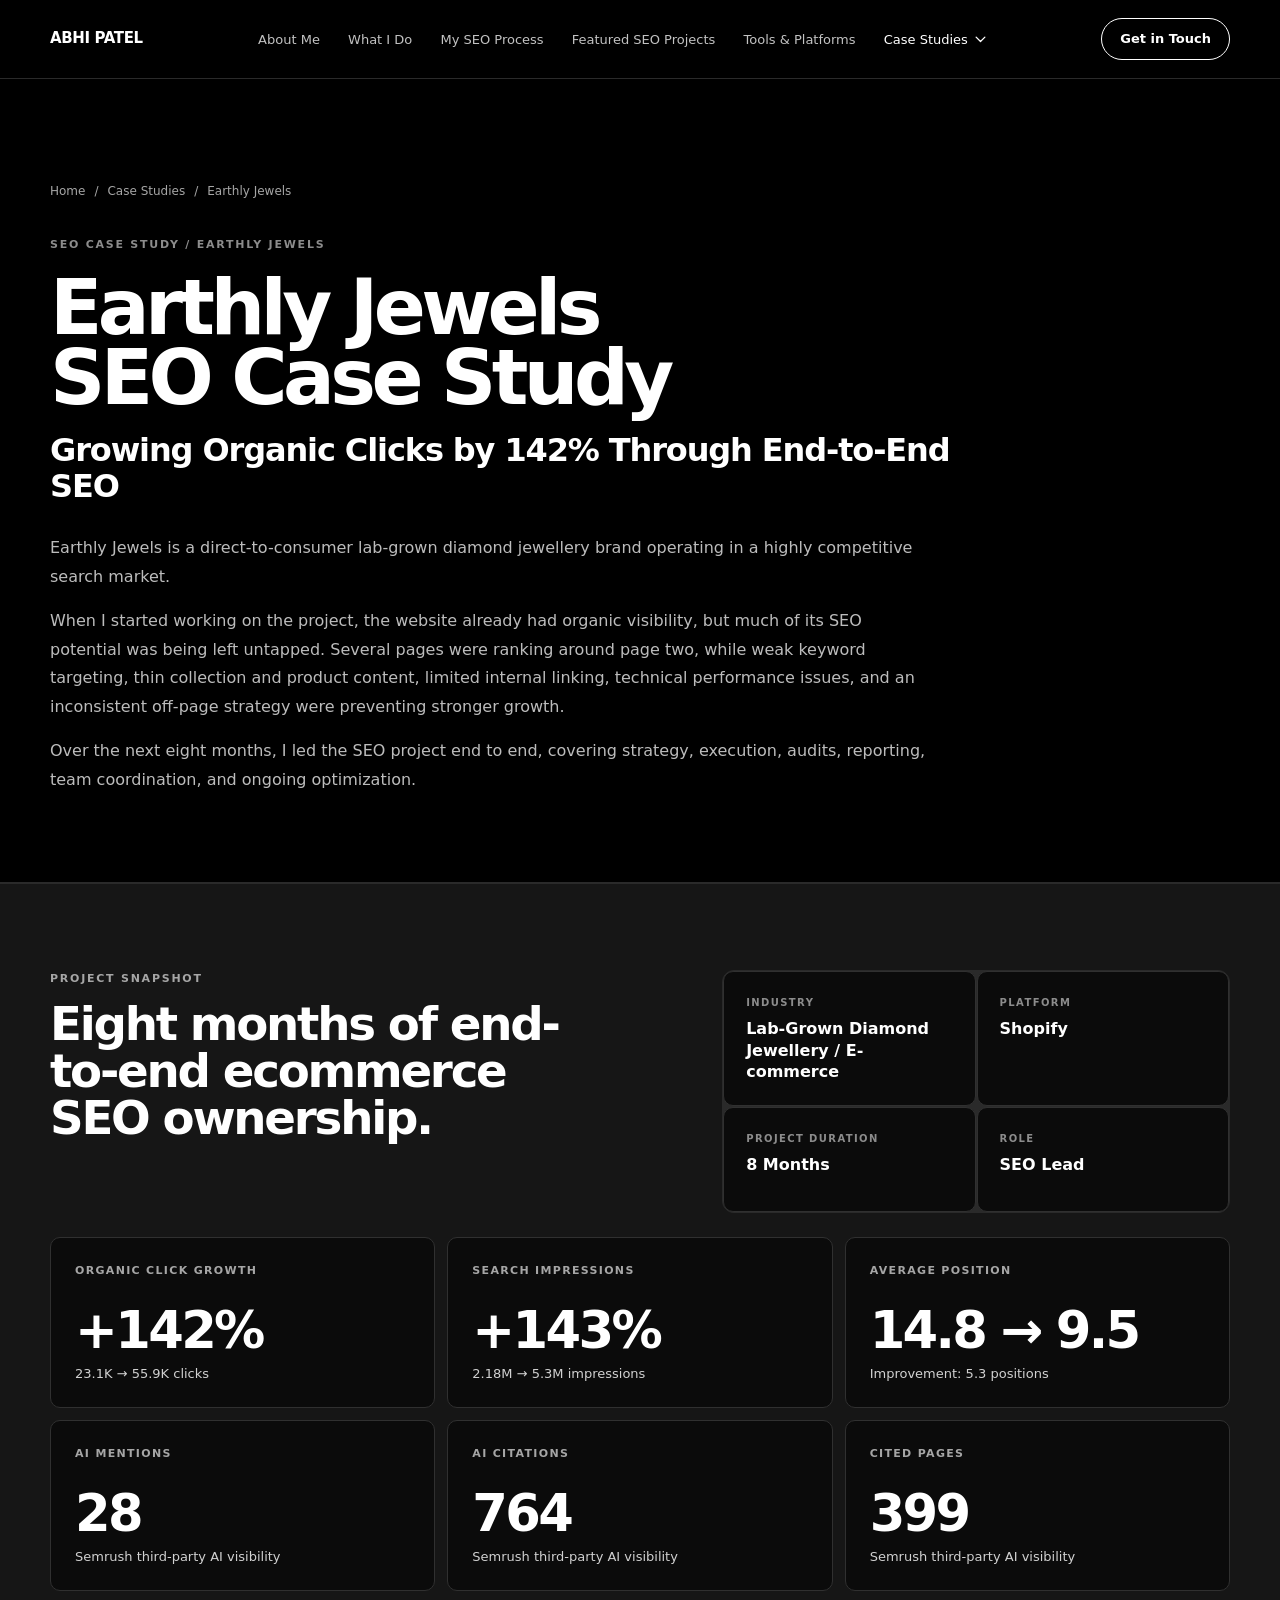
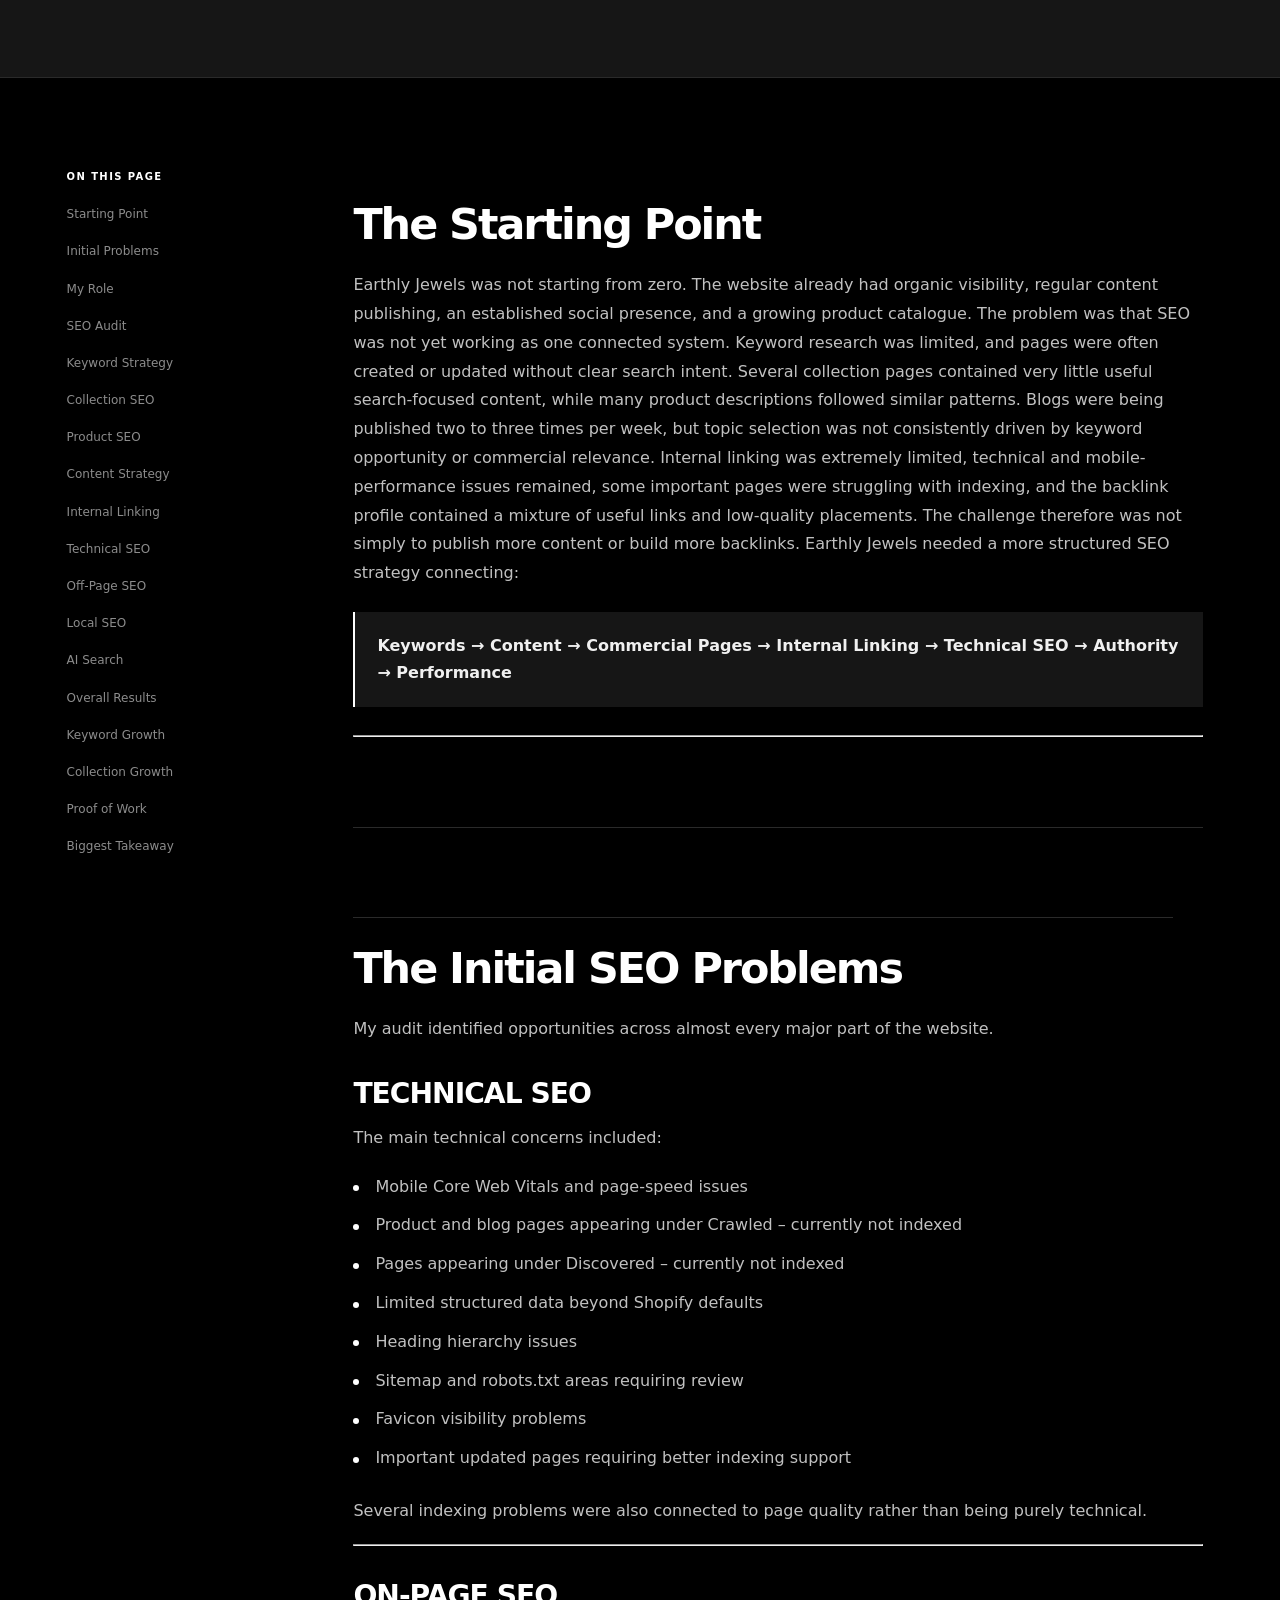
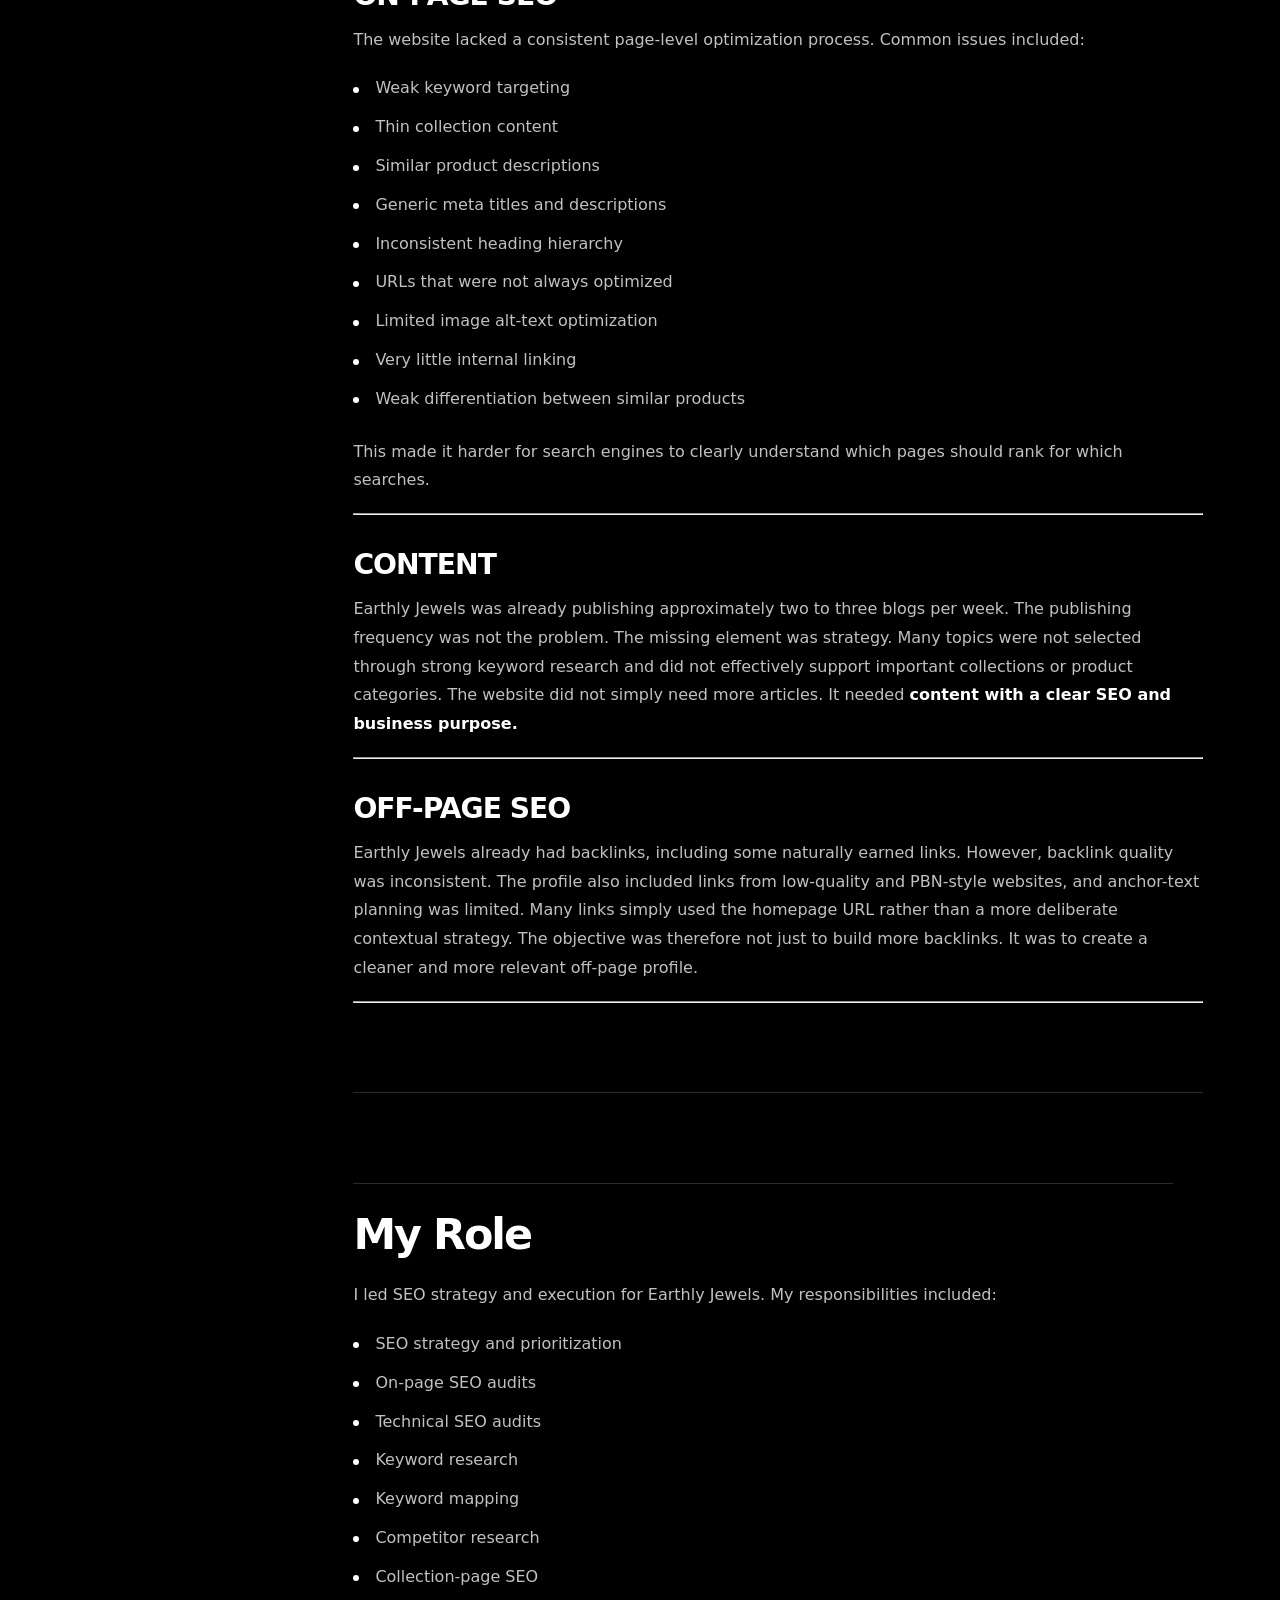
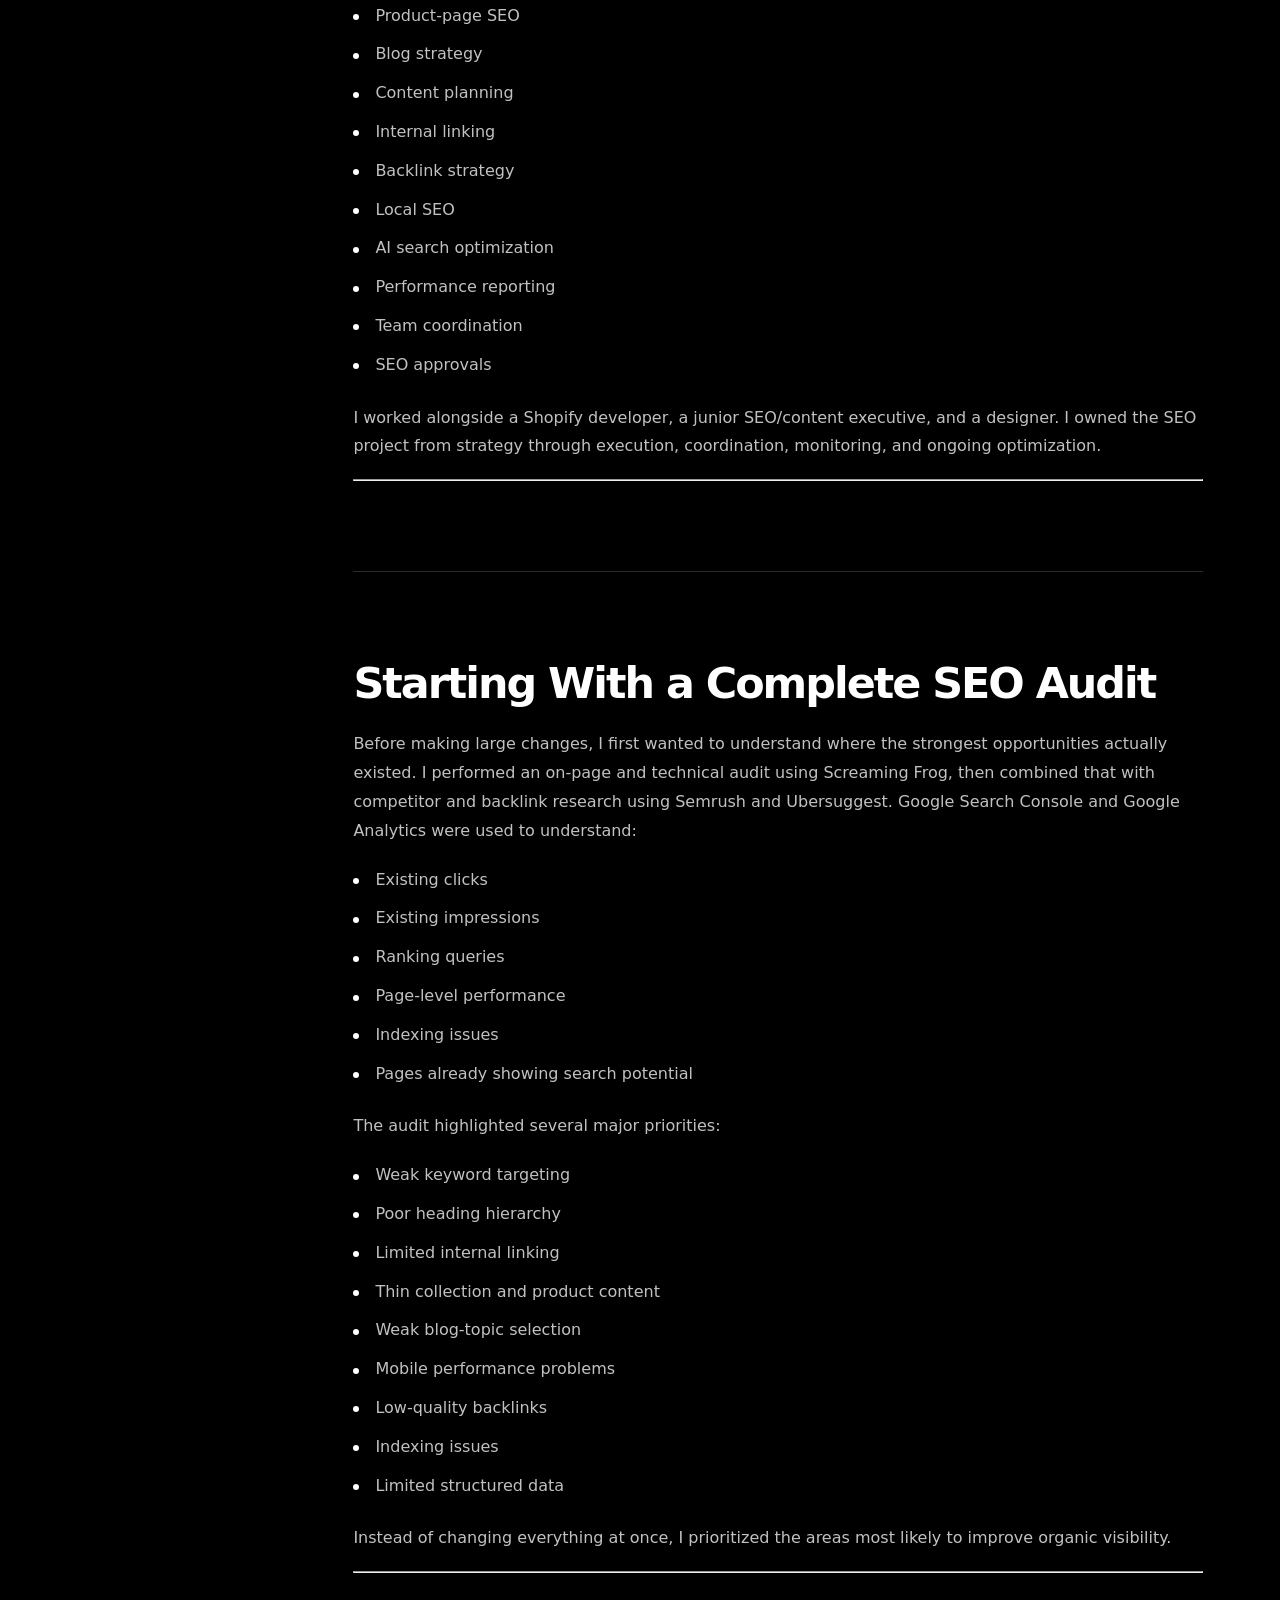
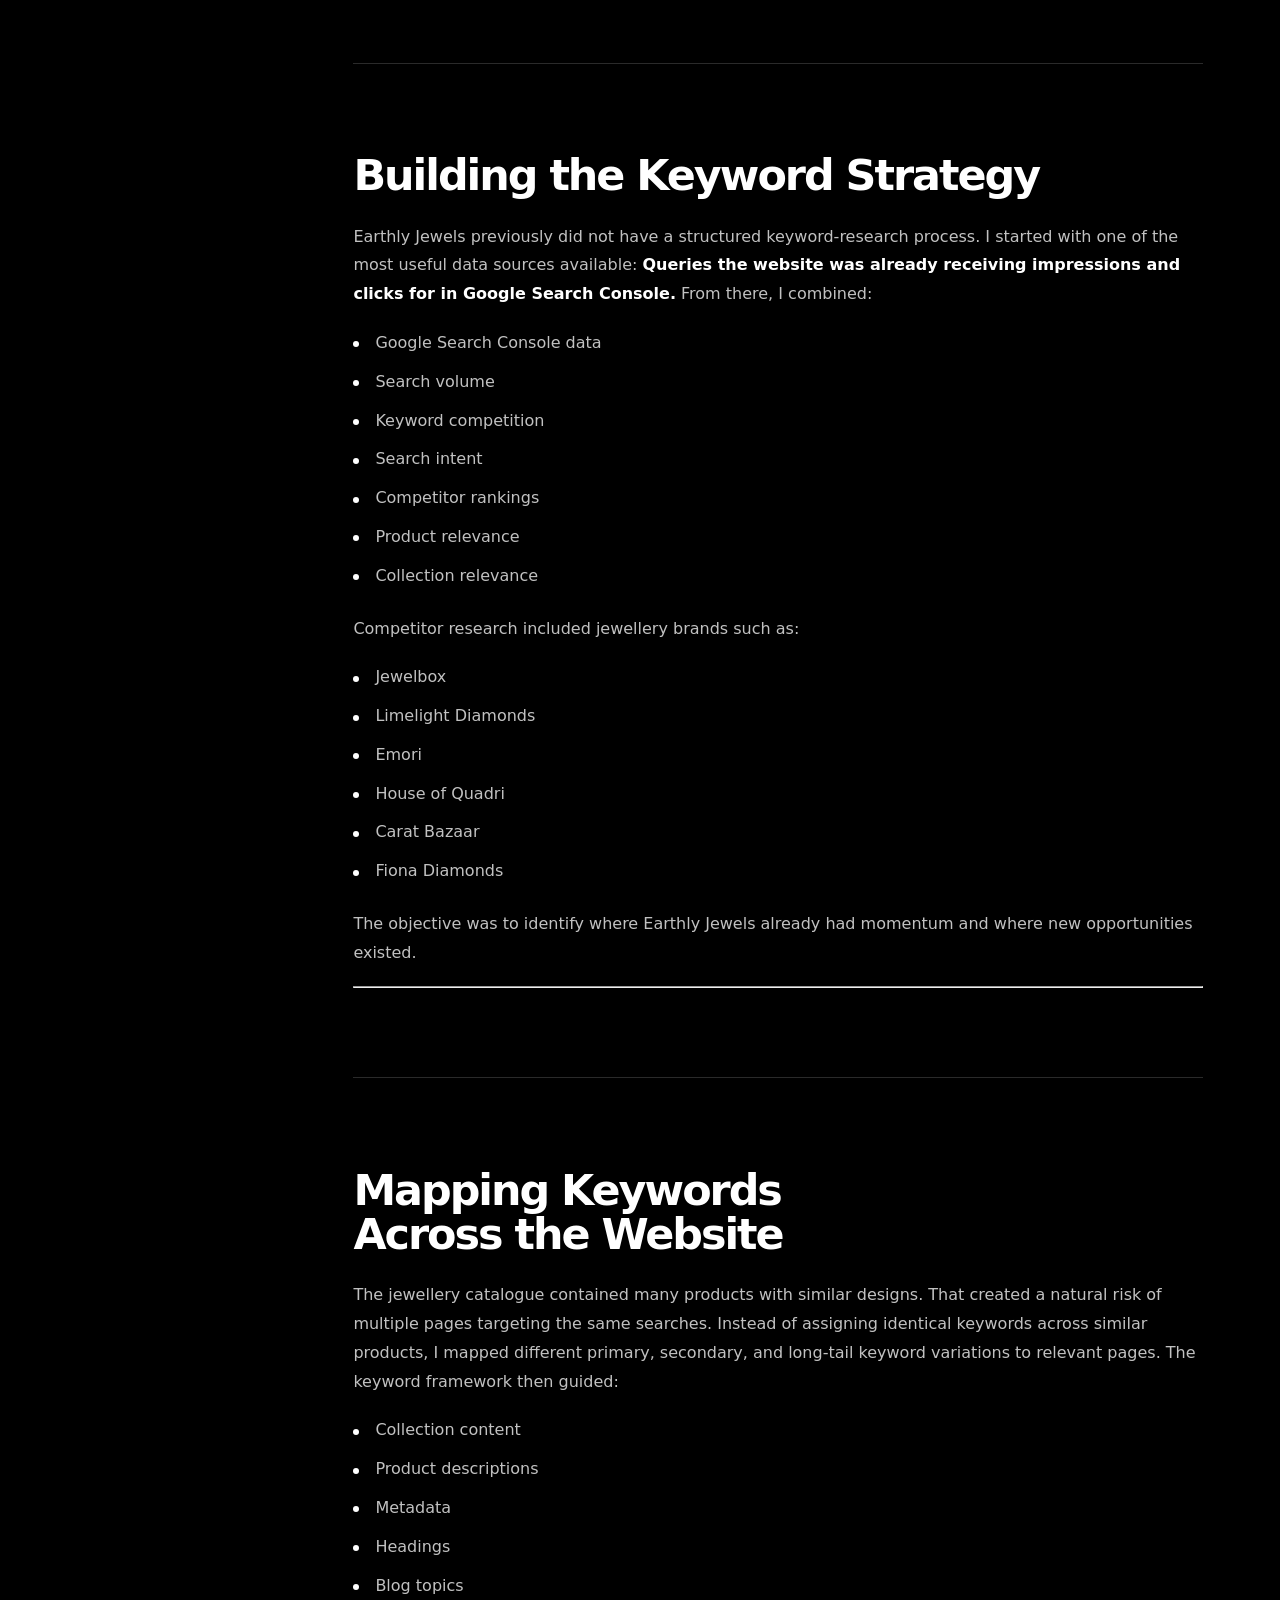
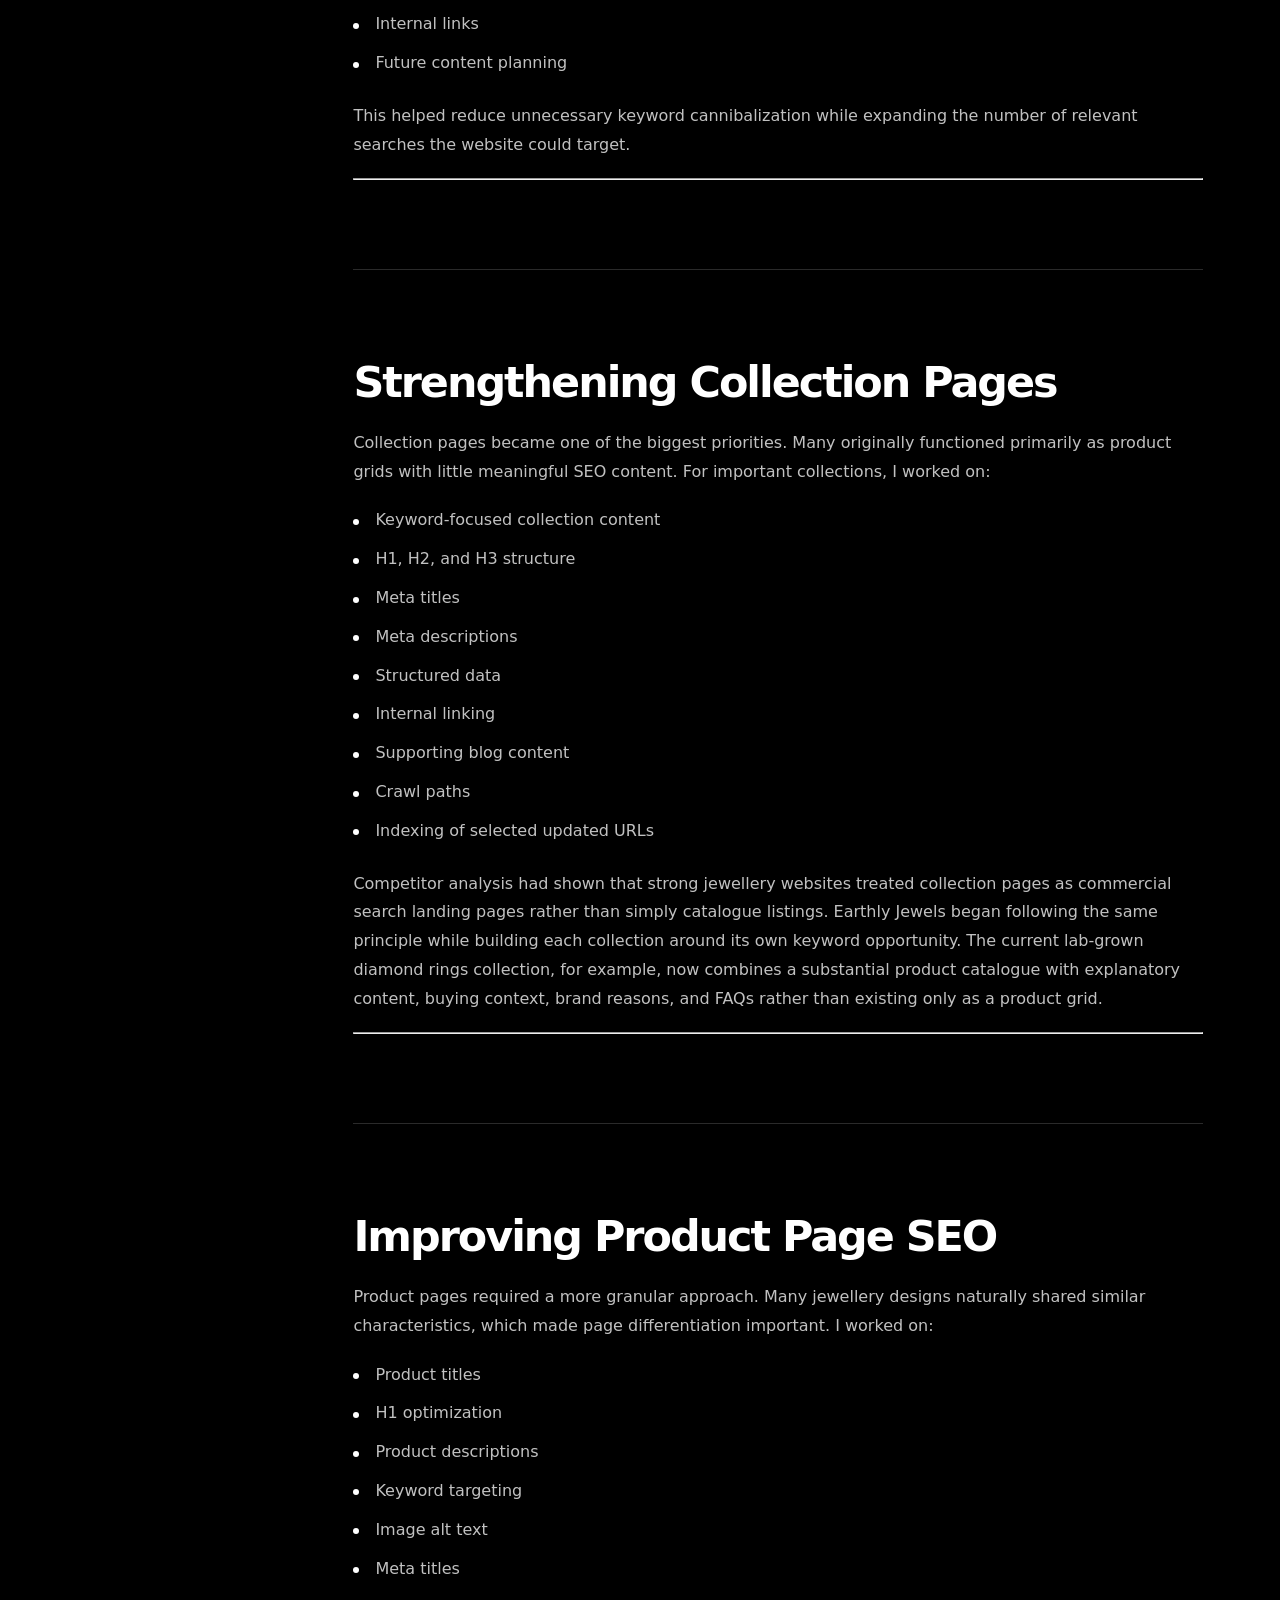
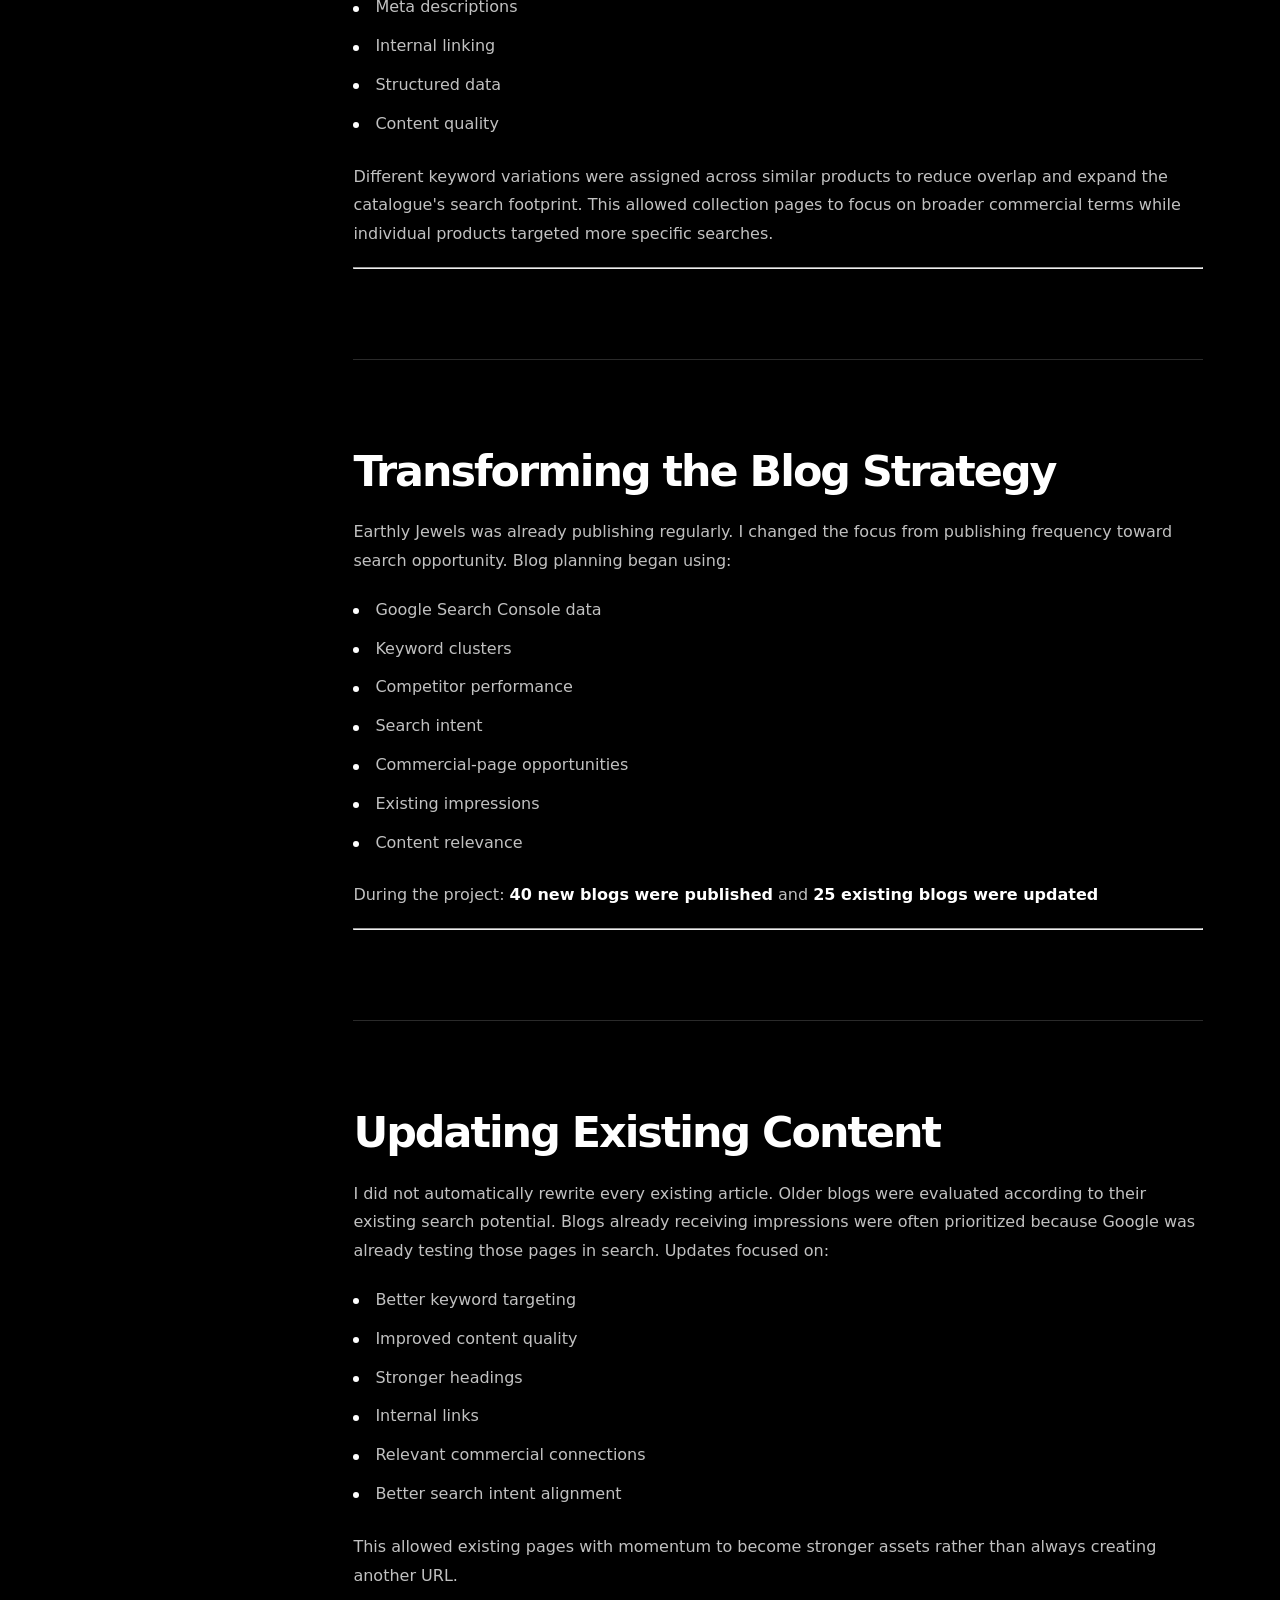
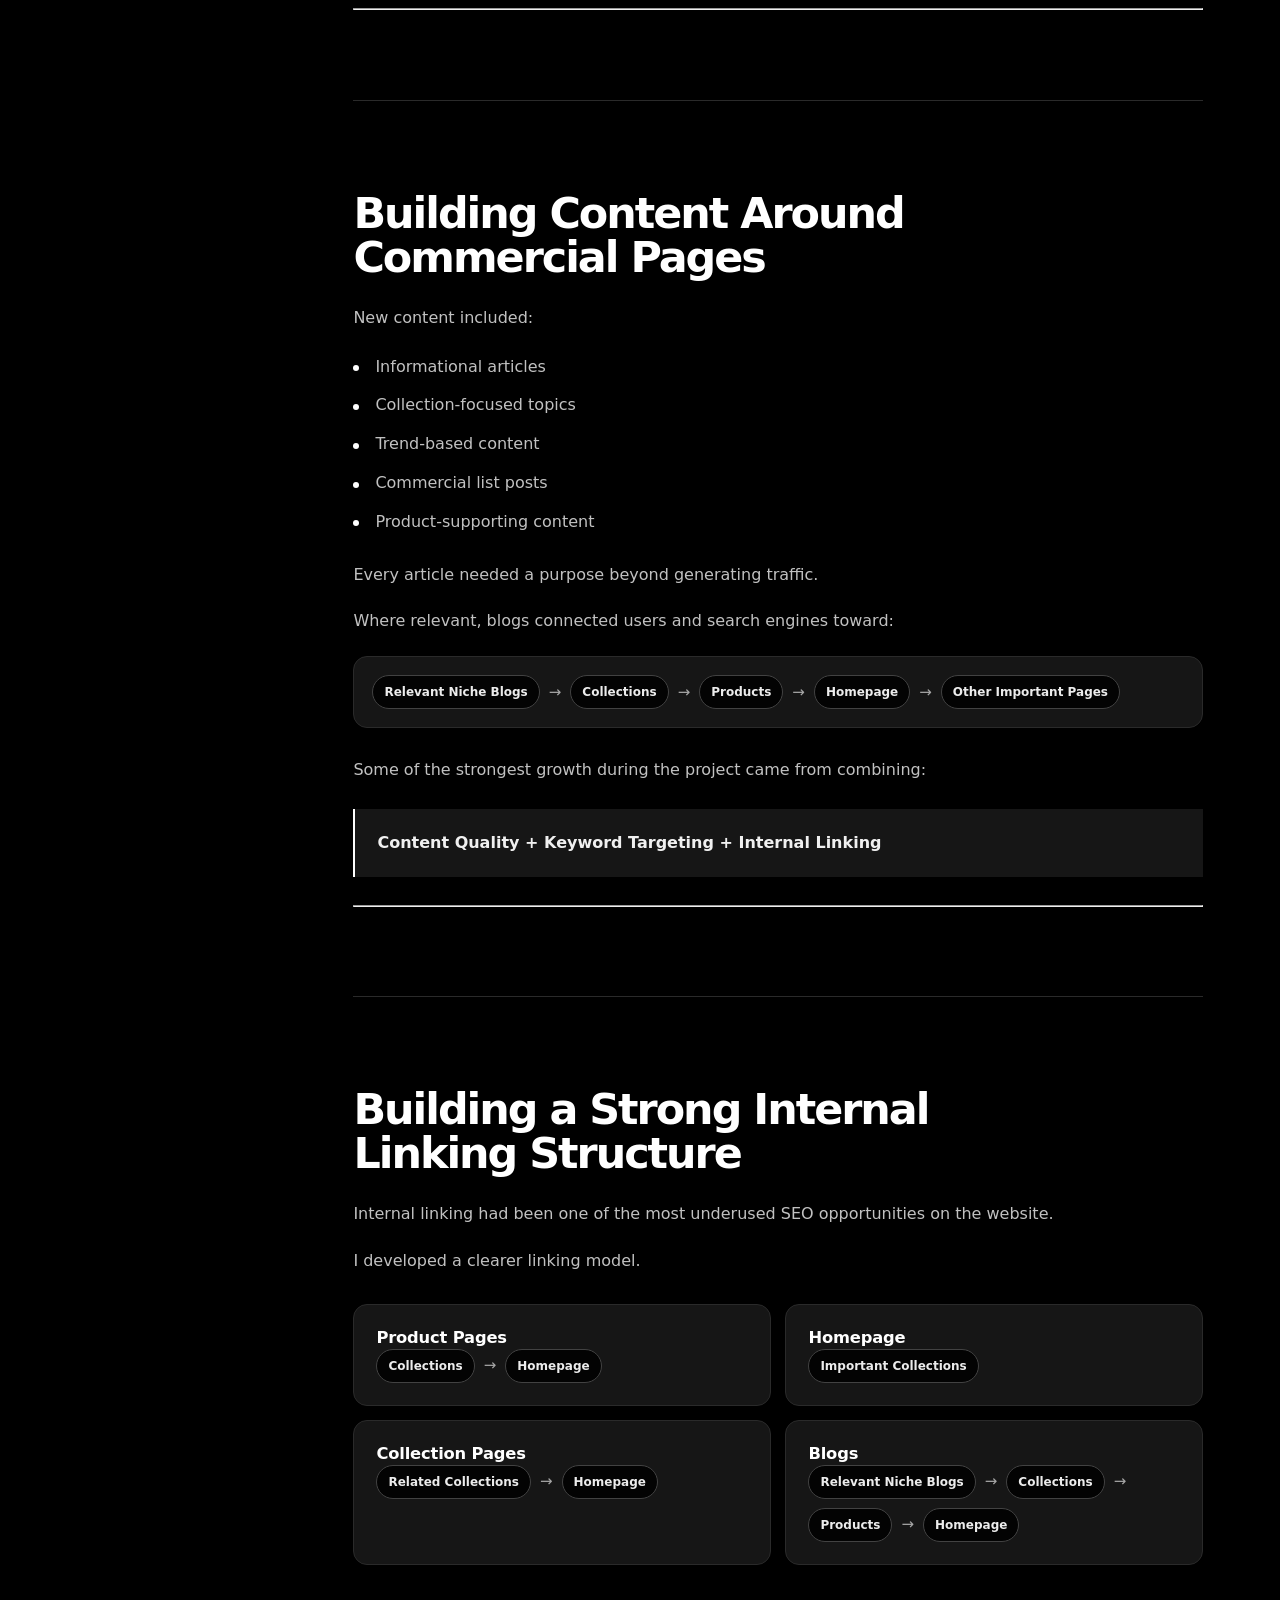
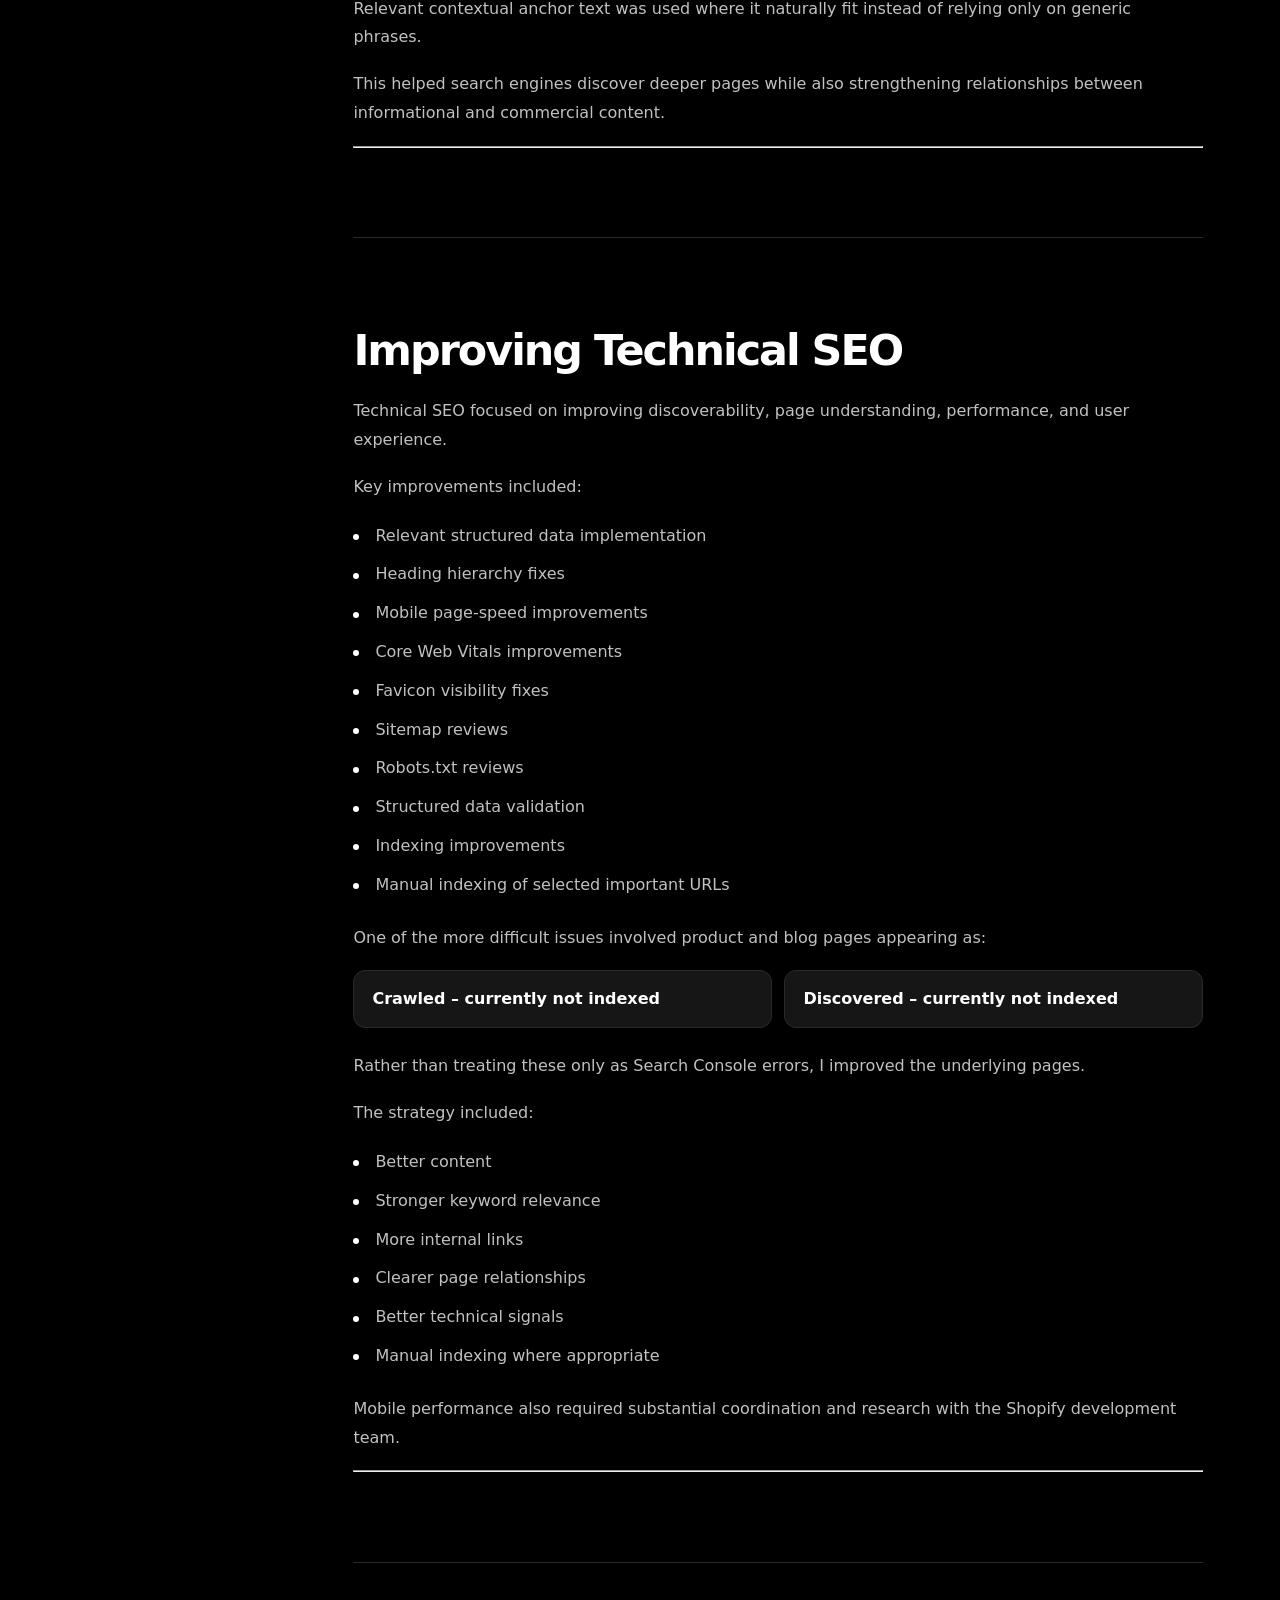
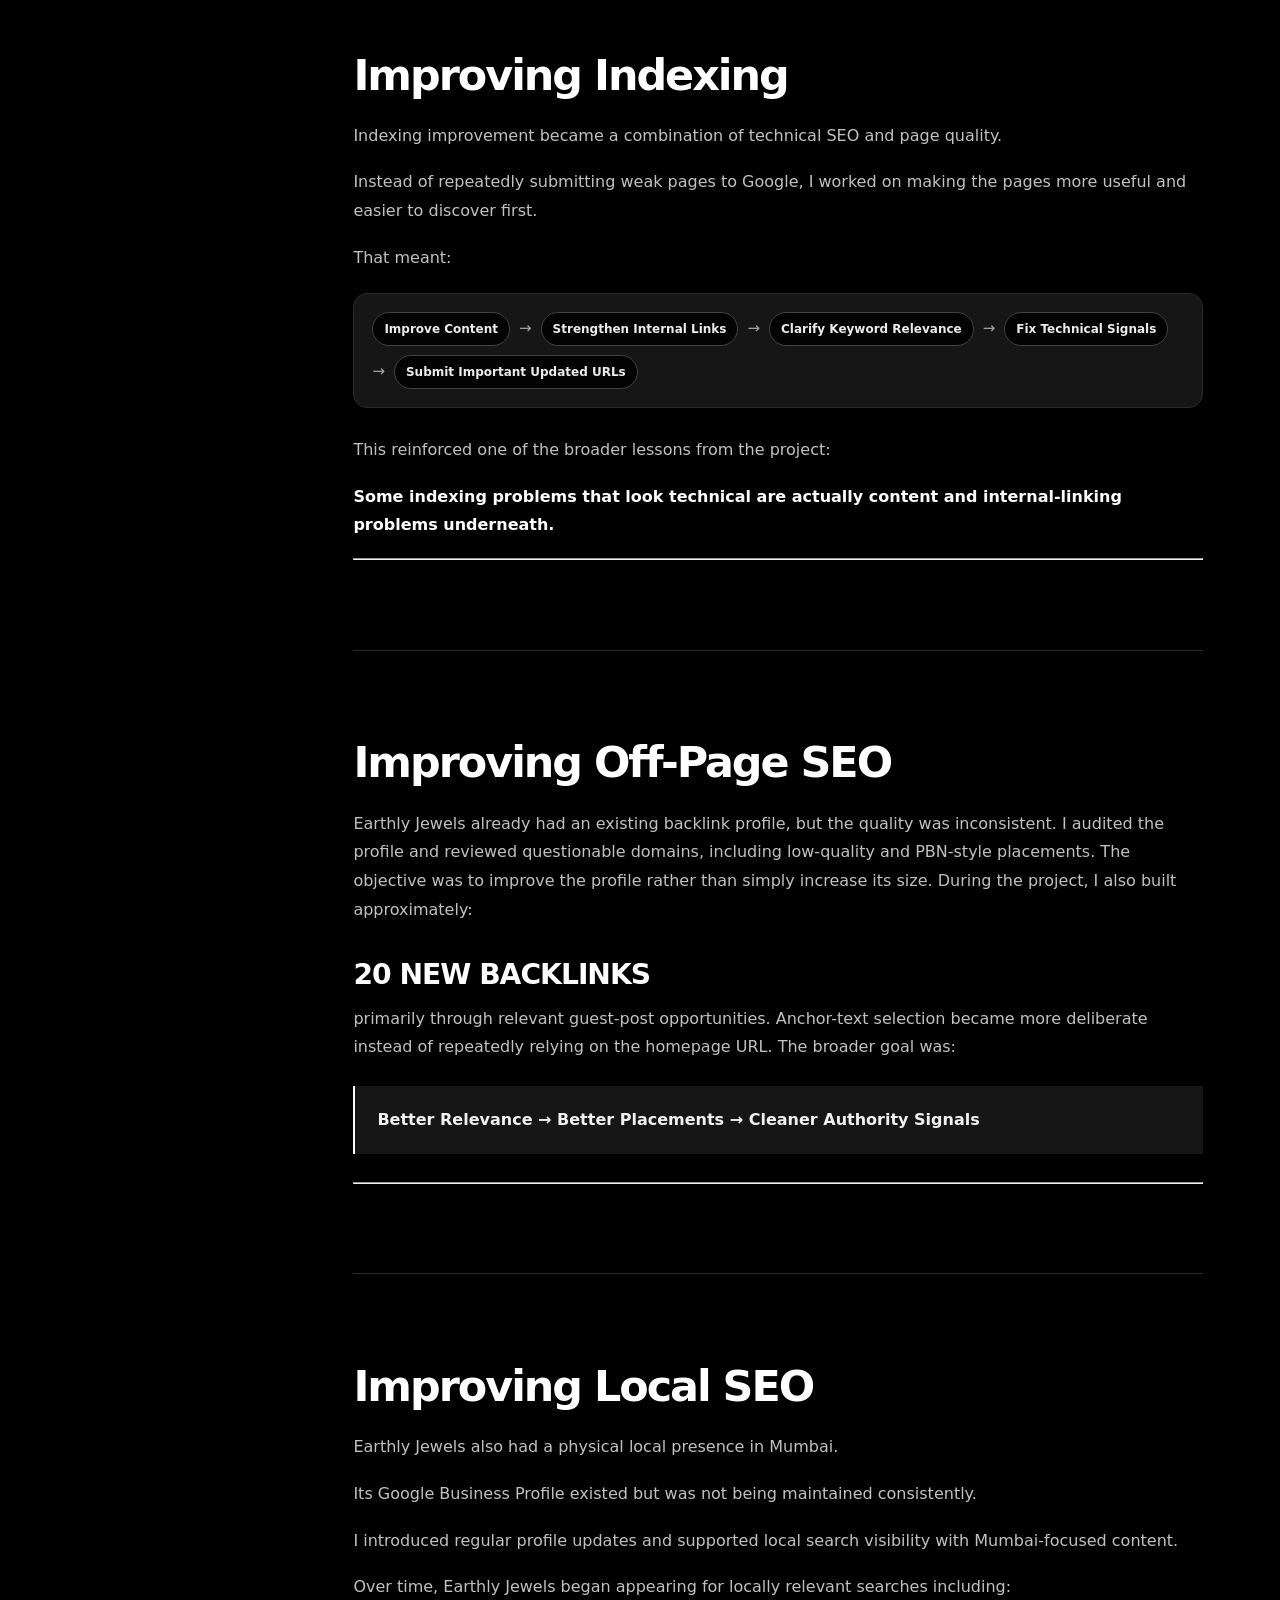
<file: case-studies/earthly-jewels.html>
<!DOCTYPE html>

<html lang="en">
<head>
<meta charset="utf-8"/>
<meta content="width=device-width, initial-scale=1.0" name="viewport"/>
<title>Earthly Jewels SEO Case Study | Abhi Patel</title>
<meta content="Earthly Jewels SEO case study by Abhi Patel, with 142% organic click growth, 143% impression growth, and average position improving from 14.8 to 9.5." name="description"/>
<meta content="index,follow,max-image-preview:large" name="robots"/>
<meta content="#000000" name="theme-color"/>
<link rel="canonical" href="https://seo-abhi.github.io/portfolio/case-studies/earthly-jewels.html">
<style>
    :root {
      --bg: #000;
      --surface: #070707;
      --surface-2: #0b0b0b;
      --text: #fff;
      --copy: #d1d1d1;
      --muted: #9a9a9a;
      --muted-2: #707070;
      --line: #242424;
      --line-strong: #393939;
      --max: 1240px;
      --reading: 850px;
      --radius: 18px;
      --ease: 220ms ease;
    }

    * { box-sizing: border-box; margin: 0; padding: 0; }
    html { background: var(--bg); scroll-behavior: smooth; }
    body {
      min-height: 100vh;
      background: var(--bg);
      color: var(--text);
      font-family: Arial, Helvetica, sans-serif;
      font-size: 16px;
      line-height: 1.72;
      -webkit-font-smoothing: antialiased;
      text-rendering: optimizeLegibility;
      overflow-wrap: anywhere;
    }

    a { color: inherit; text-decoration: none; }
    img { display: block; max-width: 100%; height: auto; }
    ::selection { background: #fff; color: #000; }
    :focus-visible { outline: 2px solid #fff; outline-offset: 4px; }

    .container {
      width: min(calc(100% - 48px), var(--max));
      margin-inline: auto;
    }

    .skip-link {
      position: fixed;
      top: 12px;
      left: 12px;
      z-index: 9999;
      padding: 10px 14px;
      color: #000;
      background: #fff;
      border-radius: 8px;
      font-weight: 800;
      transform: translateY(-180%);
    }
    .skip-link:focus { transform: translateY(0); }

    /* Header */
    .site-header {
      position: sticky;
      top: 0;
      z-index: 1000;
      border-bottom: 1px solid rgba(255,255,255,.08);
      background: rgba(0,0,0,.88);
      backdrop-filter: blur(16px);
      -webkit-backdrop-filter: blur(16px);
    }
    .nav {
      min-height: 72px;
      display: flex;
      align-items: center;
      justify-content: space-between;
      gap: 24px;
    }
    .brand {
      font-size: 14px;
      font-weight: 900;
      letter-spacing: .025em;
      white-space: nowrap;
    }
    .nav-center {
      display: flex;
      align-items: center;
      gap: 26px;
    }
    .nav-center a {
      color: var(--muted);
      font-size: 13px;
      transition: color var(--ease);
    }
    .nav-center a:hover { color: #fff; }
    .nav-cta {
      min-height: 42px;
      display: inline-flex;
      align-items: center;
      padding: 0 18px;
      border: 1px solid #fff;
      border-radius: 999px;
      font-size: 13px;
      font-weight: 800;
      transition: background var(--ease), color var(--ease);
    }
    .nav-cta:hover { background: #fff; color: #000; }

    /* Hero */
    .hero {
      position: relative;
      overflow: hidden;
      border-bottom: 1px solid var(--line);
      padding: clamp(68px, 9vw, 128px) 0 clamp(70px, 9vw, 118px);
    }
    .hero::before {
      content: "";
      position: absolute;
      inset: 0;
      pointer-events: none;
      opacity: .32;
      background-image:
        linear-gradient(rgba(255,255,255,.055) 1px, transparent 1px),
        linear-gradient(90deg, rgba(255,255,255,.055) 1px, transparent 1px);
      background-size: 68px 68px;
      mask-image: linear-gradient(to bottom, #000 0%, transparent 92%);
    }
    .hero-inner {
      position: relative;
      z-index: 1;
    }
    .breadcrumb {
      display: flex;
      align-items: center;
      gap: 9px;
      margin-bottom: 34px;
      color: var(--muted);
      font-size: 12px;
    }
    .breadcrumb a:hover { color: #fff; }
    .eyebrow {
      margin-bottom: 18px;
      color: var(--muted);
      font-size: 11px;
      font-weight: 800;
      letter-spacing: .16em;
      text-transform: uppercase;
    }
    .hero h1 {
      max-width: 1080px;
      font-size: clamp(3.5rem, 8.4vw, 8.6rem);
      line-height: .88;
      letter-spacing: -.068em;
      font-weight: 900;
    }
    .hero-subtitle {
      max-width: 1000px;
      margin-top: 26px;
      color: #f2f2f2;
      font-size: clamp(1.35rem, 2.8vw, 2.25rem);
      line-height: 1.13;
      letter-spacing: -.032em;
      font-weight: 700;
    }
    .hero-copy {
      max-width: 900px;
      margin-top: 34px;
      display: grid;
      gap: 16px;
      color: var(--copy);
      font-size: clamp(1rem, 1.3vw, 1.12rem);
    }

    /* Snapshot */
    .snapshot {
      border-bottom: 1px solid var(--line);
      padding: clamp(58px, 7vw, 86px) 0;
    }
    .snapshot-top {
      display: grid;
      grid-template-columns: .8fr 1.2fr;
      gap: 48px;
      align-items: start;
    }
    .section-kicker {
      color: var(--muted);
      font-size: 11px;
      font-weight: 800;
      letter-spacing: .16em;
      text-transform: uppercase;
    }
    .snapshot h2 {
      margin-top: 12px;
      font-size: clamp(2.2rem, 5vw, 4.7rem);
      line-height: .96;
      letter-spacing: -.052em;
    }
    .snapshot-meta {
      display: grid;
      grid-template-columns: repeat(2, minmax(0,1fr));
      gap: 1px;
      border: 1px solid var(--line);
      border-radius: var(--radius);
      overflow: hidden;
      background: var(--line);
    }
    .meta-item {
      min-height: 105px;
      padding: 22px;
      background: var(--surface);
    }
    .meta-label {
      display: block;
      margin-bottom: 7px;
      color: var(--muted-2);
      font-size: 10px;
      font-weight: 800;
      letter-spacing: .14em;
      text-transform: uppercase;
    }
    .meta-value {
      font-size: 16px;
      line-height: 1.35;
      font-weight: 750;
    }

    .kpi-grid {
      display: grid;
      grid-template-columns: repeat(3, minmax(0,1fr));
      gap: 12px;
      margin-top: 24px;
    }
    .kpi {
      min-height: 170px;
      display: flex;
      flex-direction: column;
      justify-content: space-between;
      padding: 24px;
      border: 1px solid var(--line);
      border-radius: var(--radius);
      background: linear-gradient(145deg, #0b0b0b 0%, #040404 100%);
    }
    .kpi-label {
      color: var(--muted);
      font-size: 11px;
      font-weight: 800;
      letter-spacing: .12em;
      text-transform: uppercase;
    }
    .kpi-value {
      margin-top: 26px;
      font-size: clamp(2.1rem, 4vw, 4rem);
      line-height: .9;
      letter-spacing: -.052em;
      font-weight: 900;
    }
    .kpi-detail {
      margin-top: 12px;
      color: var(--copy);
      font-size: 13px;
      line-height: 1.4;
    }

    /* Article */
    .article {
      padding: clamp(70px, 8vw, 116px) 0 140px;
    }
    .article-layout {
      display: grid;
      grid-template-columns: 220px minmax(0, 1fr);
      gap: clamp(48px, 7vw, 100px);
      align-items: start;
    }
    .article-rail {
      position: sticky;
      top: 104px;
    }
    .rail-title {
      margin-bottom: 14px;
      color: var(--muted-2);
      font-size: 10px;
      letter-spacing: .14em;
      text-transform: uppercase;
      font-weight: 800;
    }
    .rail-links {
      display: grid;
      gap: 7px;
      list-style: none;
    }
    .rail-links a {
      display: block;
      padding: 7px 0;
      color: #7e7e7e;
      font-size: 12px;
      line-height: 1.35;
      transition: color var(--ease), transform var(--ease);
    }
    .rail-links a:hover {
      color: #fff;
      transform: translateX(3px);
    }

    .article-content {
      width: 100%;
      max-width: var(--reading);
    }

    .case-section {
      scroll-margin-top: 110px;
      padding: 0 0 clamp(64px, 8vw, 100px);
      margin-bottom: clamp(64px, 8vw, 100px);
      border-bottom: 1px solid var(--line);
    }
    .case-section:last-child {
      border-bottom: 0;
      margin-bottom: 0;
      padding-bottom: 0;
    }

    .case-section > h1 {
      margin-bottom: 30px;
      font-size: clamp(2.25rem, 5vw, 4.75rem);
      line-height: .98;
      letter-spacing: -.05em;
      font-weight: 880;
    }
    .case-section h2 {
      margin: 34px 0 14px;
      font-size: clamp(1.6rem, 3.1vw, 2.6rem);
      line-height: 1.05;
      letter-spacing: -.035em;
    }
    .case-section h3 {
      margin: 30px 0 12px;
      color: #fff;
      font-size: 13px;
      line-height: 1.4;
      letter-spacing: .11em;
      text-transform: uppercase;
      font-weight: 800;
    }
    .case-section p {
      margin: 0 0 18px;
      color: var(--copy);
      font-size: 16px;
      line-height: 1.78;
    }
    .case-section strong {
      color: #fff;
      font-weight: 800;
    }
    .case-section ul {
      margin: 20px 0 24px;
      display: grid;
      gap: 10px;
      list-style: none;
    }
    .case-section li {
      position: relative;
      padding-left: 22px;
      color: var(--copy);
      line-height: 1.62;
    }
    .case-section li::before {
      content: "";
      position: absolute;
      left: 0;
      top: .78em;
      width: 6px;
      height: 6px;
      border-radius: 50%;
      background: #fff;
    }

    /* Tools list */
    #tools-platforms-used .tools-list {
      grid-template-columns: repeat(2, minmax(0, 1fr));
      column-gap: 42px;
      row-gap: 12px;
      margin-top: 28px;
    }

    #tools-platforms-used .tools-list li {
      padding: 15px 18px 15px 38px;
      border: 1px solid var(--line);
      border-radius: 12px;
      background: var(--surface);
      color: #e3e3e3;
    }

    #tools-platforms-used .tools-list li::before {
      left: 18px;
      top: 1.55em;
      width: 6px;
      height: 6px;
    }

    .case-section blockquote {
      margin: 28px 0;
      padding: 20px 22px;
      border-left: 2px solid #fff;
      background: var(--surface);
      color: #fff;
    }

    /* Structured/problem sections */
    .case-section--structured > h2 {
      padding-top: 28px;
      border-top: 1px solid var(--line);
    }

    /* Keyword strategy */
    .keyword-strategy .keyword-list {
      display: grid;
      grid-template-columns: repeat(2, minmax(0, 1fr));
      gap: 10px 12px;
      margin: 14px 0 30px;
      padding: 0;
      list-style: none;
    }

    .keyword-strategy .keyword-list li {
      position: relative;
      min-height: 58px;
      display: flex;
      align-items: center;
      padding: 14px 18px 14px 42px;
      border: 1px solid var(--line);
      border-radius: 12px;
      background: var(--surface);
      color: #e6e6e6;
      font-size: 14px;
      line-height: 1.45;
    }

    .keyword-strategy .keyword-list li::before {
      content: "";
      position: absolute;
      left: 20px;
      top: 50%;
      width: 6px;
      height: 6px;
      border-radius: 50%;
      background: #fff;
      transform: translateY(-50%);
    }

    .keyword-strategy .keyword-list--primary {
      grid-template-columns: minmax(0, 1fr);
      max-width: 430px;
    }

    .keyword-strategy .keyword-list--primary li {
      min-height: 66px;
      font-size: 17px;
    }

    .keyword-strategy .keyword-objective {
      margin-top: 8px;
      padding: 20px 22px;
      border-left: 2px solid #fff;
      background: var(--surface);
      color: #f0f0f0;
    }

    /* Proof images */
    .evidence {
      margin: 36px 0 44px;
    }
    .evidence-frame {
      overflow: hidden;
      border: 1px solid var(--line-strong);
      border-radius: 16px;
      background: #f4f4f4;
    }
    .evidence img {
      width: 100%;
      height: auto;
    }
    .evidence figcaption {
      margin-top: 10px;
      color: var(--muted);
      font-size: 12px;
      line-height: 1.5;
    }

    /* Strong metric blocks inside results sections */
    #consolidating-the-streamit-ecosystem h2,
    #overall-seo-results h2,
    #homepage-growth h3,
    #another-brand-search-win h2 {
      margin-top: 26px;
    }

    /* Proof-of-work recap */
    #proof-of-work h3 {
      margin-top: 18px;
      padding: 18px 18px 0;
      border: 1px solid var(--line);
      border-bottom: 0;
      border-radius: 12px 12px 0 0;
      background: var(--surface);
    }
    #proof-of-work h3 + p {
      margin: 0 0 16px;
      padding: 0 18px 18px;
      border: 1px solid var(--line);
      border-top: 0;
      border-radius: 0 0 12px 12px;
      background: var(--surface);
      white-space: pre-line;
    }

    /* Takeaway */
    #my-biggest-takeaway {
      padding: clamp(42px, 6vw, 70px);
      border: 1px solid var(--line-strong);
      border-radius: 22px;
      background: linear-gradient(145deg, #0c0c0c 0%, #030303 100%);
    }
    #my-biggest-takeaway > h1 {
      max-width: 700px;
    }
    #my-biggest-takeaway p:last-child strong {
      display: block;
      margin-top: 26px;
      color: #fff;
      font-size: clamp(1.25rem, 2.5vw, 1.8rem);
      line-height: 1.35;
    }

    /* Footer */
    .footer {
      border-top: 1px solid var(--line);
      padding: 32px 0 46px;
    }
    .footer-inner {
      display: flex;
      align-items: center;
      justify-content: space-between;
      gap: 22px;
      color: var(--muted-2);
      font-size: 12px;
    }
    .footer-links {
      display: flex;
      gap: 18px;
    }
    .footer a:hover { color: #fff; }

    @media (max-width: 1050px) {
      .article-layout {
        grid-template-columns: 1fr;
      }
      .article-rail {
        display: none;
      }
      .article-content {
        max-width: 920px;
      }
      .snapshot-top {
        grid-template-columns: 1fr;
      }
    }

    @media (max-width: 820px) {
      .nav-center { display: none; }
      .kpi-grid { grid-template-columns: repeat(2, minmax(0,1fr)); }
    }

    @media (max-width: 620px) {
      .container { width: min(calc(100% - 28px), var(--max)); }
      .nav-cta { display: none; }
      .hero {
        padding: 52px 0 64px;
      }
      .hero h1 {
        font-size: clamp(3.15rem, 17vw, 5.6rem);
      }
      .hero-subtitle {
        font-size: 1.42rem;
      }
      .snapshot-meta {
        grid-template-columns: 1fr;
      }
      .kpi-grid {
        grid-template-columns: 1fr;
      }
      .kpi {
        min-height: 145px;
      }
      .article {
        padding-top: 64px;
      }
      .case-section > h1 {
        font-size: clamp(2.25rem, 12vw, 3.6rem);
      }
      .case-section p,
      .case-section li {
        font-size: 15px;
      }

      #tools-platforms-used .tools-list {
        grid-template-columns: 1fr;
        gap: 10px;
      }

      .keyword-strategy .keyword-list {
        grid-template-columns: 1fr;
      }

      .keyword-strategy .keyword-list--primary {
        max-width: none;
      }

      .link-flow-grid,
      .status-list,
      .compact-keyword-list {
        grid-template-columns: 1fr;
      }

      .link-flow-card {
        padding: 18px;
      }

      .horizontal-flow {
        padding: 16px;
      }
      #my-biggest-takeaway {
        padding: 28px 22px;
        border-radius: 16px;
      }
      .footer-inner {
        flex-direction: column;
        align-items: flex-start;
      }
    }

    @media (prefers-reduced-motion: reduce) {
      html { scroll-behavior: auto; }
      *, *::before, *::after {
        animation-duration: .01ms !important;
        animation-iteration-count: 1 !important;
        transition-duration: .01ms !important;
      }
    }
  

    /* Internal-linking and process flows */
    .link-flow-grid {
      display: grid;
      grid-template-columns: repeat(2, minmax(0, 1fr));
      gap: 14px;
      margin: 28px 0 30px;
    }

    .link-flow-card {
      padding: 22px;
      border: 1px solid var(--line);
      border-radius: 14px;
      background: var(--surface);
    }

    .link-flow-card h3 {
      margin: 0 0 16px;
    }

    .link-flow-steps,
    .horizontal-flow {
      display: flex;
      flex-wrap: wrap;
      align-items: center;
      gap: 9px;
    }

    .link-flow-steps span:not(.flow-arrow),
    .horizontal-flow span:not(.flow-arrow) {
      display: inline-flex;
      align-items: center;
      min-height: 34px;
      padding: 7px 11px;
      border: 1px solid var(--line-strong);
      border-radius: 999px;
      background: #030303;
      color: #ececec;
      font-size: 12px;
      line-height: 1.35;
      font-weight: 700;
    }

    .flow-arrow {
      color: var(--muted);
      font-size: 15px;
      line-height: 1;
    }

    .horizontal-flow {
      margin: 20px 0 28px;
      padding: 18px;
      border: 1px solid var(--line);
      border-radius: 14px;
      background: var(--surface);
    }

    .status-list {
      grid-template-columns: repeat(2, minmax(0, 1fr));
      gap: 10px 12px !important;
      margin: 18px 0 24px !important;
    }

    .status-list li {
      padding: 15px 18px 15px 40px !important;
      border: 1px solid var(--line);
      border-radius: 12px;
      background: var(--surface);
    }

    .compact-keyword-list {
      grid-template-columns: repeat(2, minmax(0, 1fr));
      gap: 10px 12px !important;
      margin: 18px 0 26px !important;
    }

    .compact-keyword-list li {
      padding: 15px 18px 15px 40px !important;
      border: 1px solid var(--line);
      border-radius: 12px;
      background: var(--surface);
    }


    /* Internal-linking and process flows */
    .link-flow-grid {
      display: grid;
      grid-template-columns: repeat(2, minmax(0, 1fr));
      gap: 14px;
      margin: 28px 0 30px;
    }

    .link-flow-card {
      padding: 22px;
      border: 1px solid var(--line);
      border-radius: 14px;
      background: var(--surface);
    }

    .link-flow-card h3 {
      margin: 0 0 16px;
    }

    .link-flow-steps,
    .horizontal-flow {
      display: flex;
      flex-wrap: wrap;
      align-items: center;
      gap: 9px;
    }

    .link-flow-steps span:not(.flow-arrow),
    .horizontal-flow span:not(.flow-arrow) {
      display: inline-flex;
      align-items: center;
      min-height: 34px;
      padding: 7px 11px;
      border: 1px solid var(--line-strong);
      border-radius: 999px;
      background: #030303;
      color: #ececec;
      font-size: 12px;
      line-height: 1.35;
      font-weight: 700;
    }

    .flow-arrow {
      color: var(--muted);
      font-size: 15px;
      line-height: 1;
    }

    .horizontal-flow {
      margin: 20px 0 28px;
      padding: 18px;
      border: 1px solid var(--line);
      border-radius: 14px;
      background: var(--surface);
    }

    .status-list {
      grid-template-columns: repeat(2, minmax(0, 1fr));
      gap: 10px 12px !important;
      margin: 18px 0 24px !important;
    }

    .status-list li,
    .compact-keyword-list li {
      padding: 15px 18px 15px 40px !important;
      border: 1px solid var(--line);
      border-radius: 12px;
      background: var(--surface);
    }

    .compact-keyword-list {
      grid-template-columns: repeat(2, minmax(0, 1fr));
      gap: 10px 12px !important;
      margin: 18px 0 26px !important;
    }

    /* Earthly Jewels result sections */
    #overall-seo-results h2,
    #keyword-growth-example h2,
    #collection-page-growth h2 {
      margin-top: 26px;
    }

    /* Compact flow statements */
    .flow-statement {
      margin: 24px 0 28px;
      padding: 20px 22px;
      border-left: 2px solid #fff;
      background: var(--surface);
      color: #f0f0f0;
      font-weight: 700;
    }
</style>
<script type="application/ld+json">
  {
    "@context": "https://schema.org",
    "@type": "Article",
    "headline": "Growing Organic Clicks by 142% Through End-to-End SEO",
    "about": "SEO case study for Earthly Jewels",
    "author": {
      "@type": "Person",
      "name": "Abhi Patel",
      "jobTitle": "SEO Specialist"
    }
  }
  </script>
<meta content="Abhi Patel" name="author"/><meta content="article" property="og:type"/><meta content="Earthly Jewels SEO Case Study | Abhi Patel" property="og:title"/><meta content="Earthly Jewels SEO case study by Abhi Patel, with 142% organic click growth, 143% impression growth, and average position improving from 14.8 to 9.5." property="og:description"/><meta content="Abhi Patel SEO Portfolio" property="og:site_name"/><meta content="summary_large_image" name="twitter:card"/><meta content="Earthly Jewels SEO Case Study | Abhi Patel" name="twitter:title"/><meta content="Earthly Jewels SEO case study by Abhi Patel, with 142% organic click growth, 143% impression growth, and average position improving from 14.8 to 9.5." name="twitter:description"/><link href="../assets/favicon.svg" rel="icon" type="image/svg+xml"/><link href="../assets/css/site-shell.css" rel="stylesheet"/><link href="../assets/css/design-refresh.css" rel="stylesheet"/><script defer="True" src="../assets/js/site-shell.js"></script><!-- Run finalize-domain.py with the real production domain before launch to inject canonicals, og:url, og:image, BreadcrumbList and sitemap.xml. --></head>
<body data-page="case-study" id="top">
<a class="skip-link" href="#main">Skip to content</a>
<header class="global-header"><div class="global-shell global-header-inner">
<a class="global-brand" href="../index.html">ABHI PATEL</a>
<button aria-controls="global-primary-nav" aria-expanded="false" aria-label="Open navigation" class="global-menu-toggle" type="button"><span></span></button>
<nav aria-label="Primary navigation" class="global-nav" id="global-primary-nav"><ul class="global-nav-list">
<li><a class="global-nav-link" href="../index.html#about">About Me</a></li>
<li><a class="global-nav-link" href="../index.html#what-i-do">What I Do</a></li>
<li><a class="global-nav-link" href="../index.html#process">My SEO Process</a></li>
<li><a class="global-nav-link" href="../index.html#projects">Featured SEO Projects</a></li>
<li><a class="global-nav-link" href="../index.html#tools">Tools &amp; Platforms</a></li>
<li class="global-case-menu is-current"><button aria-controls="global-case-dropdown" aria-expanded="false" aria-haspopup="true" class="global-case-trigger" type="button"><span>Case Studies</span><svg aria-hidden="true" class="global-case-chevron" viewbox="0 0 12 8"><path d="M1 1.25 6 6.25 11 1.25" fill="none" stroke="currentColor" stroke-linecap="round" stroke-linejoin="round" stroke-width="1.5"></path></svg></button><div class="global-case-dropdown" id="global-case-dropdown"><a class="global-all-cases" href="../seo-case-studies.html">All Case Studies</a><a aria-current="page" href="earthly-jewels.html">Earthly Jewels</a><a href="streamit.html">Streamit</a><a href="tinyfacets.html">Tinyfacets</a><a href="jewelite.html">Jewelite</a><a href="iqonic-tech.html">IQONIC Tech</a><a href="kivicare.html">KiviCare</a><a href="iqonic-agency.html">IQONIC Agency</a><a href="bitrix-theme.html">Bitrix Theme</a><a href="allclonescript.html">AllCloneScript</a><a href="coinremitter.html">CoinRemitter</a></div></li>
</ul></nav><a class="global-contact" href="mailto:abhiaj1125@gmail.com">Get in Touch</a></div></header>
<main id="main">
<section class="hero">
<div class="container hero-inner">
<nav aria-label="Breadcrumb" class="breadcrumb">
<a href="../index.html">Home</a>
<span>/</span>
<a href="../seo-case-studies.html">Case Studies</a>
<span>/</span>
<span>Earthly Jewels</span>
</nav>
<div class="eyebrow">SEO Case Study / Earthly Jewels</div>
<h1>Earthly Jewels SEO Case Study</h1>
<div class="hero-subtitle">Growing Organic Clicks by 142% Through End-to-End SEO</div>
<div class="hero-copy">
<p>Earthly Jewels is a direct-to-consumer lab-grown diamond jewellery brand operating in a highly competitive search market.</p><p>When I started working on the project, the website already had organic visibility, but much of its SEO potential was being left untapped. Several pages were ranking around page two, while weak keyword targeting, thin collection and product content, limited internal linking, technical performance issues, and an inconsistent off-page strategy were preventing stronger growth.</p><p>Over the next eight months, I led the SEO project end to end, covering strategy, execution, audits, reporting, team coordination, and ongoing optimization.</p>
</div>
</div>
</section>
<section aria-labelledby="snapshot-title" class="snapshot">
<div class="container">
<div class="snapshot-top">
<div>
<div class="section-kicker">Project Snapshot</div>
<h2 id="snapshot-title">Eight months of end-to-end ecommerce SEO ownership.</h2>
</div>
<div class="snapshot-meta">
<div class="meta-item">
<span class="meta-label">Industry</span>
<div class="meta-value">Lab-Grown Diamond Jewellery / E-commerce</div>
</div>
<div class="meta-item">
<span class="meta-label">Platform</span>
<div class="meta-value">Shopify</div>
</div>
<div class="meta-item">
<span class="meta-label">Project Duration</span>
<div class="meta-value">8 Months</div>
</div>
<div class="meta-item">
<span class="meta-label">Role</span>
<div class="meta-value">SEO Lead</div>
</div>
</div>
</div>
<div aria-label="Key SEO results" class="kpi-grid">
<article class="kpi">
<div class="kpi-label">Organic Click Growth</div>
<div>
<div class="kpi-value">+142%</div>
<div class="kpi-detail">23.1K → 55.9K clicks</div>
</div>
</article>
<article class="kpi">
<div class="kpi-label">Search Impressions</div>
<div>
<div class="kpi-value">+143%</div>
<div class="kpi-detail">2.18M → 5.3M impressions</div>
</div>
</article>
<article class="kpi">
<div class="kpi-label">Average Position</div>
<div>
<div class="kpi-value">14.8 → 9.5</div>
<div class="kpi-detail">Improvement: 5.3 positions</div>
</div>
</article>
<article class="kpi">
<div class="kpi-label">AI Mentions</div>
<div>
<div class="kpi-value">28</div>
<div class="kpi-detail">Semrush third-party AI visibility</div>
</div>
</article>
<article class="kpi">
<div class="kpi-label">AI Citations</div>
<div>
<div class="kpi-value">764</div>
<div class="kpi-detail">Semrush third-party AI visibility</div>
</div>
</article>
<article class="kpi">
<div class="kpi-label">Cited Pages</div>
<div>
<div class="kpi-value">399</div>
<div class="kpi-detail">Semrush third-party AI visibility</div>
</div>
</article>
</div>
</div>
</section>
<article class="article">
<div class="container article-layout">
<aside aria-label="Case study section navigation" class="article-rail">
<div class="rail-title">On this page</div>
<ul class="rail-links">
<li><a href="#the-starting-point">Starting Point</a></li>
<li><a href="#the-initial-seo-problems">Initial Problems</a></li>
<li><a href="#my-role">My Role</a></li>
<li><a href="#starting-with-a-complete-seo-audit">SEO Audit</a></li>
<li><a href="#building-the-keyword-strategy">Keyword Strategy</a></li>
<li><a href="#strengthening-collection-pages">Collection SEO</a></li>
<li><a href="#improving-product-page-seo">Product SEO</a></li>
<li><a href="#transforming-the-blog-strategy">Content Strategy</a></li>
<li><a href="#building-a-strong-internal-linking-structure">Internal Linking</a></li>
<li><a href="#improving-technical-seo">Technical SEO</a></li>
<li><a href="#improving-off-page-seo">Off-Page SEO</a></li>
<li><a href="#improving-local-seo">Local SEO</a></li>
<li><a href="#preparing-earthly-jewels-for-ai-search">AI Search</a></li>
<li><a href="#overall-seo-results">Overall Results</a></li>
<li><a href="#keyword-growth-example">Keyword Growth</a></li>
<li><a href="#collection-page-growth">Collection Growth</a></li>
<li><a href="#proof-of-work">Proof of Work</a></li>
<li><a href="#my-biggest-takeaway">Biggest Takeaway</a></li>
</ul>
</aside>
<div class="article-content">
<section class="case-section" id="the-starting-point"><h2 class="section-title">The Starting Point</h2>
<p>Earthly Jewels was not starting from zero.
The website already had organic visibility, regular content publishing, an established social presence, and a growing product catalogue.
The problem was that SEO was not yet working as one connected system.
Keyword research was limited, and pages were often created or updated without clear search intent. Several collection pages contained very little useful search-focused content, while many product descriptions followed similar patterns.
Blogs were being published two to three times per week, but topic selection was not consistently driven by keyword opportunity or commercial relevance.
Internal linking was extremely limited, technical and mobile-performance issues remained, some important pages were struggling with indexing, and the backlink profile contained a mixture of useful links and low-quality placements.
The challenge therefore was not simply to publish more content or build more backlinks.
Earthly Jewels needed a more structured SEO strategy connecting:</p>
<div class="flow-statement">Keywords → Content → Commercial Pages → Internal Linking → Technical SEO → Authority → Performance</div>
<hr/>
</section>
<section class="case-section case-section--structured" id="the-initial-seo-problems"><h2 class="section-title">The Initial SEO Problems</h2>
<p>My audit identified opportunities across almost every major part of the website.</p>
<h3>Technical SEO</h3>
<p>The main technical concerns included:</p>
<ul>
<li>Mobile Core Web Vitals and page-speed issues</li>
<li>Product and blog pages appearing under Crawled – currently not indexed</li>
<li>Pages appearing under Discovered – currently not indexed</li>
<li>Limited structured data beyond Shopify defaults</li>
<li>Heading hierarchy issues</li>
<li>Sitemap and robots.txt areas requiring review</li>
<li>Favicon visibility problems</li>
<li>Important updated pages requiring better indexing support</li>
</ul>
<p>Several indexing problems were also connected to page quality rather than being purely technical.</p>
<hr/>
<h3>On-Page SEO</h3>
<p>The website lacked a consistent page-level optimization process.
Common issues included:</p>
<ul>
<li>Weak keyword targeting</li>
<li>Thin collection content</li>
<li>Similar product descriptions</li>
<li>Generic meta titles and descriptions</li>
<li>Inconsistent heading hierarchy</li>
<li>URLs that were not always optimized</li>
<li>Limited image alt-text optimization</li>
<li>Very little internal linking</li>
<li>Weak differentiation between similar products</li>
</ul>
<p>This made it harder for search engines to clearly understand which pages should rank for which searches.</p>
<hr/>
<h3>Content</h3>
<p>Earthly Jewels was already publishing approximately two to three blogs per week.
The publishing frequency was not the problem.
The missing element was strategy.
Many topics were not selected through strong keyword research and did not effectively support important collections or product categories.
The website did not simply need more articles.
It needed <strong>content with a clear SEO and business purpose.</strong></p>
<hr/>
<h3>Off-Page SEO</h3>
<p>Earthly Jewels already had backlinks, including some naturally earned links.
However, backlink quality was inconsistent.
The profile also included links from low-quality and PBN-style websites, and anchor-text planning was limited. Many links simply used the homepage URL rather than a more deliberate contextual strategy.
The objective was therefore not just to build more backlinks.
It was to create a cleaner and more relevant off-page profile.</p>
<hr/>
</section>
<section class="case-section case-section--structured" id="my-role"><h2 class="section-title">My Role</h2>
<p>I led SEO strategy and execution for Earthly Jewels.
My responsibilities included:</p>
<ul>
<li>SEO strategy and prioritization</li>
<li>On-page SEO audits</li>
<li>Technical SEO audits</li>
<li>Keyword research</li>
<li>Keyword mapping</li>
<li>Competitor research</li>
<li>Collection-page SEO</li>
<li>Product-page SEO</li>
<li>Blog strategy</li>
<li>Content planning</li>
<li>Internal linking</li>
<li>Backlink strategy</li>
<li>Local SEO</li>
<li>AI search optimization</li>
<li>Performance reporting</li>
<li>Team coordination</li>
<li>SEO approvals</li>
</ul>
<p>I worked alongside a Shopify developer, a junior SEO/content executive, and a designer.
I owned the SEO project from strategy through execution, coordination, monitoring, and ongoing optimization.</p>
<hr/>
</section>
<section class="case-section" id="starting-with-a-complete-seo-audit"><h2 class="section-title">Starting With a Complete SEO Audit</h2>
<p>Before making large changes, I first wanted to understand where the strongest opportunities actually existed.
I performed an on-page and technical audit using Screaming Frog, then combined that with competitor and backlink research using Semrush and Ubersuggest.
Google Search Console and Google Analytics were used to understand:</p>
<ul>
<li>Existing clicks</li>
<li>Existing impressions</li>
<li>Ranking queries</li>
<li>Page-level performance</li>
<li>Indexing issues</li>
<li>Pages already showing search potential</li>
</ul>
<p>The audit highlighted several major priorities:</p>
<ul>
<li>Weak keyword targeting</li>
<li>Poor heading hierarchy</li>
<li>Limited internal linking</li>
<li>Thin collection and product content</li>
<li>Weak blog-topic selection</li>
<li>Mobile performance problems</li>
<li>Low-quality backlinks</li>
<li>Indexing issues</li>
<li>Limited structured data</li>
</ul>
<p>Instead of changing everything at once, I prioritized the areas most likely to improve organic visibility.</p>
<hr/>
</section>
<section class="case-section" id="building-the-keyword-strategy"><h2 class="section-title">Building the Keyword Strategy</h2>
<p>Earthly Jewels previously did not have a structured keyword-research process.
I started with one of the most useful data sources available:
<strong>Queries the website was already receiving impressions and clicks for in Google Search Console.</strong>
From there, I combined:</p>
<ul>
<li>Google Search Console data</li>
<li>Search volume</li>
<li>Keyword competition</li>
<li>Search intent</li>
<li>Competitor rankings</li>
<li>Product relevance</li>
<li>Collection relevance</li>
</ul>
<p>Competitor research included jewellery brands such as:</p>
<ul>
<li>Jewelbox</li>
<li>Limelight Diamonds</li>
<li>Emori</li>
<li>House of Quadri</li>
<li>Carat Bazaar</li>
<li>Fiona Diamonds</li>
</ul>
<p>The objective was to identify where Earthly Jewels already had momentum and where new opportunities existed.</p>
<hr/>
</section>
<section class="case-section" id="mapping-keywords-across-the-website"><h2 class="section-title">Mapping Keywords Across the Website</h2>
<p>The jewellery catalogue contained many products with similar designs.
That created a natural risk of multiple pages targeting the same searches.
Instead of assigning identical keywords across similar products, I mapped different primary, secondary, and long-tail keyword variations to relevant pages.
The keyword framework then guided:</p>
<ul>
<li>Collection content</li>
<li>Product descriptions</li>
<li>Metadata</li>
<li>Headings</li>
<li>Blog topics</li>
<li>Internal links</li>
<li>Future content planning</li>
</ul>
<p>This helped reduce unnecessary keyword cannibalization while expanding the number of relevant searches the website could target.</p>
<hr/>
</section>
<section class="case-section" id="strengthening-collection-pages"><h2 class="section-title">Strengthening Collection Pages</h2>
<p>Collection pages became one of the biggest priorities.
Many originally functioned primarily as product grids with little meaningful SEO content.
For important collections, I worked on:</p>
<ul>
<li>Keyword-focused collection content</li>
<li>H1, H2, and H3 structure</li>
<li>Meta titles</li>
<li>Meta descriptions</li>
<li>Structured data</li>
<li>Internal linking</li>
<li>Supporting blog content</li>
<li>Crawl paths</li>
<li>Indexing of selected updated URLs</li>
</ul>
<p>Competitor analysis had shown that strong jewellery websites treated collection pages as commercial search landing pages rather than simply catalogue listings.
Earthly Jewels began following the same principle while building each collection around its own keyword opportunity.
The current lab-grown diamond rings collection, for example, now combines a substantial product catalogue with explanatory content, buying context, brand reasons, and FAQs rather than existing only as a product grid.</p>
<hr/>
</section>
<section class="case-section" id="improving-product-page-seo"><h2 class="section-title">Improving Product Page SEO</h2>
<p>Product pages required a more granular approach.
Many jewellery designs naturally shared similar characteristics, which made page differentiation important.
I worked on:</p>
<ul>
<li>Product titles</li>
<li>H1 optimization</li>
<li>Product descriptions</li>
<li>Keyword targeting</li>
<li>Image alt text</li>
<li>Meta titles</li>
<li>Meta descriptions</li>
<li>Internal linking</li>
<li>Structured data</li>
<li>Content quality</li>
</ul>
<p>Different keyword variations were assigned across similar products to reduce overlap and expand the catalogue's search footprint.
This allowed collection pages to focus on broader commercial terms while individual products targeted more specific searches.</p>
<hr/>
</section>
<section class="case-section" id="transforming-the-blog-strategy"><h2 class="section-title">Transforming the Blog Strategy</h2>
<p>Earthly Jewels was already publishing regularly.
I changed the focus from publishing frequency toward search opportunity.
Blog planning began using:</p>
<ul>
<li>Google Search Console data</li>
<li>Keyword clusters</li>
<li>Competitor performance</li>
<li>Search intent</li>
<li>Commercial-page opportunities</li>
<li>Existing impressions</li>
<li>Content relevance</li>
</ul>
<p>During the project:
<strong>40 new blogs were published</strong>
and
<strong>25 existing blogs were updated</strong></p>
<hr/>
</section>
<section class="case-section" id="updating-existing-content"><h2 class="section-title">Updating Existing Content</h2>
<p>I did not automatically rewrite every existing article.
Older blogs were evaluated according to their existing search potential.
Blogs already receiving impressions were often prioritized because Google was already testing those pages in search.
Updates focused on:</p>
<ul>
<li>Better keyword targeting</li>
<li>Improved content quality</li>
<li>Stronger headings</li>
<li>Internal links</li>
<li>Relevant commercial connections</li>
<li>Better search intent alignment</li>
</ul>
<p>This allowed existing pages with momentum to become stronger assets rather than always creating another URL.</p>
<hr/>
</section>
<section class="case-section" id="building-content-around-commercial-pages"><h2 class="section-title">Building Content Around Commercial Pages</h2><p>New content included:</p><ul><li>Informational articles</li><li>Collection-focused topics</li><li>Trend-based content</li><li>Commercial list posts</li><li>Product-supporting content</li></ul><p>Every article needed a purpose beyond generating traffic.</p><p>Where relevant, blogs connected users and search engines toward:</p><div aria-label="Blog to commercial page flow" class="horizontal-flow"><span>Relevant Niche Blogs</span><span aria-hidden="true" class="flow-arrow">→</span><span>Collections</span><span aria-hidden="true" class="flow-arrow">→</span><span>Products</span><span aria-hidden="true" class="flow-arrow">→</span><span>Homepage</span><span aria-hidden="true" class="flow-arrow">→</span><span>Other Important Pages</span></div><p>Some of the strongest growth during the project came from combining:</p><div class="flow-statement">Content Quality + Keyword Targeting + Internal Linking</div><hr/></section>
<section class="case-section" id="building-a-strong-internal-linking-structure">
<h2 class="section-title">Building a Strong Internal Linking Structure</h2>
<p>Internal linking had been one of the most underused SEO opportunities on the website.</p>
<p>I developed a clearer linking model.</p>
<div class="link-flow-grid">
<div class="link-flow-card">
<h4>Product Pages</h4>
<div aria-label="Product Pages internal linking flow" class="link-flow-steps">
<span>Collections</span>
<span aria-hidden="true" class="flow-arrow">→</span>
<span>Homepage</span>
</div>
</div>
<div class="link-flow-card">
<h4>Homepage</h4>
<div aria-label="Homepage internal linking flow" class="link-flow-steps">
<span>Important Collections</span>
</div>
</div>
<div class="link-flow-card">
<h4>Collection Pages</h4>
<div aria-label="Collection Pages internal linking flow" class="link-flow-steps">
<span>Related Collections</span>
<span aria-hidden="true" class="flow-arrow">→</span>
<span>Homepage</span>
</div>
</div>
<div class="link-flow-card">
<h4>Blogs</h4>
<div aria-label="Blogs internal linking flow" class="link-flow-steps">
<span>Relevant Niche Blogs</span>
<span aria-hidden="true" class="flow-arrow">→</span>
<span>Collections</span>
<span aria-hidden="true" class="flow-arrow">→</span>
<span>Products</span>
<span aria-hidden="true" class="flow-arrow">→</span>
<span>Homepage</span>
</div>
</div>
</div>
<p>Relevant contextual anchor text was used where it naturally fit instead of relying only on generic phrases.</p>
<p>This helped search engines discover deeper pages while also strengthening relationships between informational and commercial content.</p>
<hr/>
</section>
<section class="case-section" id="improving-technical-seo"><h2 class="section-title">Improving Technical SEO</h2><p>Technical SEO focused on improving discoverability, page understanding, performance, and user experience.</p><p>Key improvements included:</p><ul><li>Relevant structured data implementation</li><li>Heading hierarchy fixes</li><li>Mobile page-speed improvements</li><li>Core Web Vitals improvements</li><li>Favicon visibility fixes</li><li>Sitemap reviews</li><li>Robots.txt reviews</li><li>Structured data validation</li><li>Indexing improvements</li><li>Manual indexing of selected important URLs</li></ul><p>One of the more difficult issues involved product and blog pages appearing as:</p><ul class="status-list"><li><strong>Crawled – currently not indexed</strong></li><li><strong>Discovered – currently not indexed</strong></li></ul><p>Rather than treating these only as Search Console errors, I improved the underlying pages.</p><p>The strategy included:</p><ul><li>Better content</li><li>Stronger keyword relevance</li><li>More internal links</li><li>Clearer page relationships</li><li>Better technical signals</li><li>Manual indexing where appropriate</li></ul><p>Mobile performance also required substantial coordination and research with the Shopify development team.</p><hr/></section>
<section class="case-section" id="improving-indexing"><h2 class="section-title">Improving Indexing</h2><p>Indexing improvement became a combination of technical SEO and page quality.</p><p>Instead of repeatedly submitting weak pages to Google, I worked on making the pages more useful and easier to discover first.</p><p>That meant:</p><div aria-label="Indexing improvement process" class="horizontal-flow"><span>Improve Content</span><span aria-hidden="true" class="flow-arrow">→</span><span>Strengthen Internal Links</span><span aria-hidden="true" class="flow-arrow">→</span><span>Clarify Keyword Relevance</span><span aria-hidden="true" class="flow-arrow">→</span><span>Fix Technical Signals</span><span aria-hidden="true" class="flow-arrow">→</span><span>Submit Important Updated URLs</span></div><p>This reinforced one of the broader lessons from the project:</p><p><strong>Some indexing problems that look technical are actually content and internal-linking problems underneath.</strong></p><hr/></section>
<section class="case-section" id="improving-off-page-seo"><h2 class="section-title">Improving Off-Page SEO</h2>
<p>Earthly Jewels already had an existing backlink profile, but the quality was inconsistent.
I audited the profile and reviewed questionable domains, including low-quality and PBN-style placements.
The objective was to improve the profile rather than simply increase its size.
During the project, I also built approximately:</p>
<h3>20 New Backlinks</h3>
<p>primarily through relevant guest-post opportunities.
Anchor-text selection became more deliberate instead of repeatedly relying on the homepage URL.
The broader goal was:</p>
<div class="flow-statement">Better Relevance → Better Placements → Cleaner Authority Signals</div>
<hr/>
</section>
<section class="case-section" id="improving-local-seo"><h2 class="section-title">Improving Local SEO</h2><p>Earthly Jewels also had a physical local presence in Mumbai.</p><p>Its Google Business Profile existed but was not being maintained consistently.</p><p>I introduced regular profile updates and supported local search visibility with Mumbai-focused content.</p><p>Over time, Earthly Jewels began appearing for locally relevant searches including:</p><ul class="keyword-list compact-keyword-list"><li><strong>Lab Grown Diamond Jewellery Shop in Mumbai</strong></li><li><strong>Lab Grown Diamond Jewellery Shop in Andheri Mumbai</strong></li></ul><p>This connected the ecommerce brand with users searching for high-intent local jewellery options.</p><p>The live site currently lists its Andheri West, Mumbai location and includes a Store Locator, reinforcing that online + local relationship.</p><hr/></section>
<section class="case-section case-section--proof" id="preparing-earthly-jewels-for-ai-search"><h2 class="section-title">Preparing Earthly Jewels for AI Search</h2>
<p>The SEO strategy also expanded beyond traditional search results.
I worked on making Earthly Jewels content easier for AI-driven systems to interpret and reference.
This included:</p>
<ul>
<li>Relevant structured data</li>
<li>FAQ sections</li>
<li>Clearer content sections</li>
<li>More informative content</li>
<li>Better brand mentions</li>
<li>Citations</li>
<li>Stronger relationships between topics and pages</li>
</ul>
<p>According to Semrush AI visibility reporting, Earthly Jewels later recorded:
<strong>28 AI mentions</strong>
<strong>764 AI citations</strong>
<strong>399 cited pages</strong>
These are third-party AI visibility figures rather than Google Search Console measurements.</p>
<figure class="evidence">
<div class="evidence-frame">
<img alt="Semrush AI Visibility overview for earthlyjewels.co showing 28 mentions, 764 citations, and 399 cited pages." decoding="async" height="765" loading="lazy" sizes="(max-width: 980px) calc(100vw - 28px), 860px" src="../assets/images/case-studies/earthly-jewels/01-semrush-ai-visibility-third-party-ai-citation-and-brand-mention-reporting.webp" width="1588"/>
</div>
<figcaption>Semrush AI Visibility, third-party AI citation and brand-mention reporting</figcaption>
</figure>
<hr/>
</section>
<section class="case-section case-section--proof" id="overall-seo-results"><h2 class="section-title">Overall SEO Results</h2>
<p>Comparing the latest seven-month period with the previous seven months in Google Search Console:</p>
<h3>Organic Clicks</h3>
<p><strong>23.1K → 55.9K</strong>
Increase: <strong>+32.8K clicks</strong>
Growth: <strong>+142%</strong>
Organic clicks grew to approximately <strong>2.4×</strong> the previous level.</p>
<hr/>
<h3>Search Impressions</h3>
<p><strong>2.18M → 5.3M</strong>
Increase: <strong>+3.12 million impressions</strong>
Growth: <strong>+143%</strong>
Search visibility grew to approximately <strong>2.4×</strong> the previous level.</p>
<hr/>
<h3>Average Position</h3>
<p><strong>14.8 → 9.5</strong>
Improvement: <strong>5.3 positions</strong>
At a site-wide level, average search position moved from page-two territory into page-one territory.</p>
<figure class="evidence">
<div class="evidence-frame">
<img alt="Google Search Console comparison for Earthly Jewels showing 55.9K clicks versus 23.1K, 5.3M impressions versus 2.18M, 1.1 percent CTR in both periods, and average position 9.5 versus 14.8." decoding="async" height="733" loading="lazy" sizes="(max-width: 980px) calc(100vw - 28px), 860px" src="../assets/images/case-studies/earthly-jewels/02-google-search-console-latest-7-months-vs-previous-7-months.webp" width="1599"/>
</div>
<figcaption>Google Search Console, latest 7 months vs previous 7 months</figcaption>
</figure>
<hr/>
</section>
<section class="case-section case-section--proof" id="keyword-growth-example"><h2 class="section-title">Keyword Growth Example</h2>
<p>One of the strongest commercial keywords was:</p>
<h3>“lab grown diamond rings”</h3>
<h4>Clicks</h4>
<p><strong>1,109 → 3,228</strong></p>
<h4>Impressions</h4>
<p><strong>30,239 → 63,060</strong></p>
<h4>Average Position</h4>
<p><strong>12 → 6.1</strong>
The keyword moved from page-two territory into a much stronger page-one position while clicks nearly tripled.</p>
<figure class="evidence">
<div class="evidence-frame">
<img alt='Google Search Console comparison for the query "lab grown diamond rings", showing 3,228 clicks versus 1,109, 63,060 impressions versus 30,239, 5.1 percent CTR versus 3.7 percent, and average position 6.1 versus 12.' decoding="async" height="729" loading="lazy" sizes="(max-width: 980px) calc(100vw - 28px), 860px" src="../assets/images/case-studies/earthly-jewels/03-google-search-console-lab-grown-diamond-rings-query-comparison.webp" width="1599"/>
</div>
<figcaption>Google Search Console, "lab grown diamond rings" query comparison</figcaption>
</figure>
The corresponding collection remains a major commercial page on the live website and contains extensive products, explanatory SEO content and FAQs.

<hr/>
</section>
<section class="case-section case-section--proof" id="collection-page-growth"><h2 class="section-title">Collection Page Growth</h2>
<p>One of the strongest commercial-page examples was the:</p>
<h3>Lab Grown Diamond Rings Collection</h3>
<h4>Before</h4>
<p><strong>3,136 clicks</strong>
<strong>189,772 impressions</strong>
<strong>11.3 average position</strong></p>
<h4>After</h4>
<p><strong>20,746 clicks</strong>
<strong>1,562,909 impressions</strong>
<strong>8.9 average position</strong></p>
<h4>Increase</h4>
<p><strong>+17,610 clicks</strong>
<strong>+1,373,137 impressions</strong>
This became one of the clearest examples of how:
<strong>Keyword Targeting + Collection Content + Internal Linking + Ongoing Optimization</strong>
could work together.</p>
<figure class="evidence">
<div class="evidence-frame">
<img alt="Google Search Console comparison for the Lab Grown Diamond Rings collection showing 20,746 clicks versus 3,136, 1,562,909 impressions versus 189,772, and average position 8.9 versus 11.3." decoding="async" height="730" loading="lazy" sizes="(max-width: 980px) calc(100vw - 28px), 860px" src="../assets/images/case-studies/earthly-jewels/04-google-search-console-lab-grown-diamond-rings-collection.webp" width="1599"/>
</div>
<figcaption>Google Search Console, Lab Grown Diamond Rings collection</figcaption>
</figure>
<hr/>
</section>
<section class="case-section" id="new-pages-gaining-search-visibility"><h2 class="section-title">New Pages Gaining Search Visibility</h2>
<p>Organic growth was not limited to one keyword or collection.
Multiple pages that previously had little or no meaningful visibility began appearing for searches around:</p>
<ul>
<li>Marquise diamonds</li>
<li>1 carat lab-grown diamond pricing in India</li>
<li>Women's jewellery trends</li>
<li>Vanki jewellery</li>
<li>Yellow diamond men's rings</li>
<li>Vanki ring designs</li>
<li>Cushion-cut engagement rings</li>
<li>Princess diamond tennis bracelets</li>
<li>Heart-shaped solitaire necklaces</li>
</ul>
<p>This showed that visibility was expanding across:</p>
<div class="flow-statement">Collections + Products + Informational Content</div>
rather than depending on a single successful page.

<hr/>
</section>
<section class="case-section" id="business-impact"><h2 class="section-title">Business Impact</h2>
<p>Organic visibility was not the only area that improved.
The SEO work also supported broader business performance.
However, sales and conversion figures are confidential and are intentionally not included in this portfolio.</p>
<hr/>
</section>
<section class="case-section case-section--proof" id="proof-of-work"><h2 class="section-title">Proof of Work</h2>
<p>The portfolio version can place direct evidence beside the claims it supports.</p>
<h4>Overall Organic Growth</h4>
<p><strong>GSC Screenshot</strong>
23.1K → 55.9K clicks
2.18M → 5.3M impressions
14.8 → 9.5 average position</p>
<h4>Keyword Performance</h4>
<p><strong>GSC Screenshot</strong>
“lab grown diamond rings”
1,109 → 3,228 clicks
Position 12 → 6.1</p>
<h4>Collection Performance</h4>
<p><strong>GSC Screenshot</strong>
Lab Grown Diamond Rings collection
3,136 → 20,746 clicks</p>
<h4>Organic Traffic</h4>
<p><strong>GA4 Screenshot</strong>
Organic traffic trend during the project period</p>
<h4>AI Search Visibility</h4>
<p><strong>Semrush AI Visibility Screenshot</strong>
Third-party AI citation and prompt visibility
This makes the major performance claims directly verifiable instead of grouping unrelated screenshots into one gallery.</p>
<hr/>
<figure class="evidence">
<div class="evidence-frame">
<img alt="Google Analytics 4 Traffic Acquisition report filtered to Organic Search, comparing January through July 2026 with January through December 2025." decoding="async" height="735" loading="lazy" sizes="(max-width: 980px) calc(100vw - 28px), 860px" src="../assets/images/case-studies/earthly-jewels/05-google-analytics-4-organic-search-traffic-comparison.webp" width="1599"/>
</div>
<figcaption>Google Analytics 4, Organic Search traffic comparison</figcaption>
</figure></section>
<section class="case-section case-section--structured" id="tools-platforms-used"><h2 class="section-title">Tools &amp; Platforms Used</h2>
<ul class="tools-list">
<li>Google Search Console</li>
<li>Google Analytics</li>
<li>Semrush</li>
<li>Ubersuggest</li>
<li>Screaming Frog</li>
<li>PageSpeed Insights</li>
<li>Google Rich Results Test</li>
<li>Ahrefs</li>
<li>SEO Meta in 1 Click</li>
<li>Shopify</li>
</ul>
<hr/>
</section>
<section class="case-section" id="the-most-difficult-part"><h2 class="section-title">The Most Difficult Part</h2>
<p>One of the most difficult parts of the project was improving the website as a connected ecommerce SEO system rather than treating each problem independently.
Collection pages needed stronger content.
Products needed different keyword targets.
Blogs needed better search intent.
Internal linking needed to connect those assets.
Indexing problems required both technical and content improvements.
Mobile performance required developer coordination.
The backlink profile needed quality control.
None of these areas could create the strongest result in isolation.
The challenge was making them support the same SEO strategy.</p>
<hr/>
</section>
<section class="case-section" id="what-i-learned"><h2 class="section-title">What I Learned</h2>
<p>One of the biggest lessons from Earthly Jewels was that some of the most effective SEO practices are also among the easiest to underestimate.
Consistently improving existing content and building relevant internal links produced more value than simply publishing more pages.
The project reinforced a principle I continue to follow:
<strong>Classic SEO fundamentals still work when they are applied strategically, consistently, and with attention to quality.</strong>
Technical SEO alone was not enough.
Content alone was not enough.
Backlinks alone were not enough.
The strongest improvements came from making those areas reinforce each other.</p>
<hr/>
</section>
<section class="case-section" id="my-biggest-takeaway"><h2 class="section-title">My Biggest Takeaway</h2>
<p>Earthly Jewels became a strong example of what happens when SEO stops being a collection of isolated tasks and starts working as one connected system.
Keyword research informed the content.
Content supported collections and products.
Internal links connected those pages.
Technical SEO improved accessibility and understanding.
Backlinks and Local SEO strengthened visibility outside the website.
Reporting showed what was working and where the next opportunity existed.
For me, this project demonstrates the kind of responsibility I am comfortable taking on:
<strong>Owning an SEO project end to end, identifying the biggest opportunities, coordinating the team, executing the strategy, and continuously improving it based on performance.</strong></p>
</section>
</div>
</div>
</article><nav aria-label="More SEO case studies" class="case-pagination"><a class="case-pagination-all" href="../seo-case-studies.html">All SEO Case Studies</a><a class="case-pagination-link case-pagination-next" href="streamit.html"><span class="case-pagination-label">Next Case Study</span><strong>Streamit</strong></a></nav>
</main>
<footer class="global-footer"><div class="global-shell global-footer-shell"><div class="global-footer-main">
<div class="global-footer-intro"><a class="global-footer-brand" href="../index.html">ABHI PATEL</a><p>SEO strategy, technical SEO, content, backlinks, Local SEO, and AI search optimization focused on sustainable organic growth.</p><a class="global-footer-cta" href="mailto:abhiaj1125@gmail.com">Get in Touch</a></div>
<div class="global-footer-links-area"><nav aria-label="Footer navigation" class="global-footer-column"><span class="global-footer-label">Navigate</span><a href="../index.html#about">About Me</a><a href="../index.html#what-i-do">What I Do</a><a href="../index.html#process">My SEO Process</a><a href="../index.html#projects">Featured SEO Projects</a><a href="../index.html#tools">Tools &amp; Platforms</a></nav>
<nav aria-label="SEO case studies" class="global-footer-column"><span class="global-footer-label">Case Studies</span><a class="global-footer-all-cases" href="../seo-case-studies.html">All Case Studies</a><div class="global-footer-case-grid"><a aria-current="page" href="earthly-jewels.html">Earthly Jewels</a><a href="streamit.html">Streamit</a><a href="tinyfacets.html">Tinyfacets</a><a href="jewelite.html">Jewelite</a><a href="iqonic-tech.html">IQONIC Tech</a><a href="kivicare.html">KiviCare</a><a href="iqonic-agency.html">IQONIC Agency</a><a href="bitrix-theme.html">Bitrix Theme</a><a href="allclonescript.html">AllCloneScript</a><a href="coinremitter.html">CoinRemitter</a></div></nav></div></div>
<div class="global-footer-bottom"><span>© <span data-global-year=""></span> Abhi Patel. All rights reserved.</span><a class="global-back-to-top" href="#top">Back to top <svg aria-hidden="true" height="12" viewbox="0 0 12 12" width="12"><path d="M6 10V2M2.5 5.5 6 2l3.5 3.5" fill="none" stroke="currentColor" stroke-linecap="round" stroke-linejoin="round" stroke-width="1.4"></path></svg></a></div></div></footer>
</body>
</html>
</file>
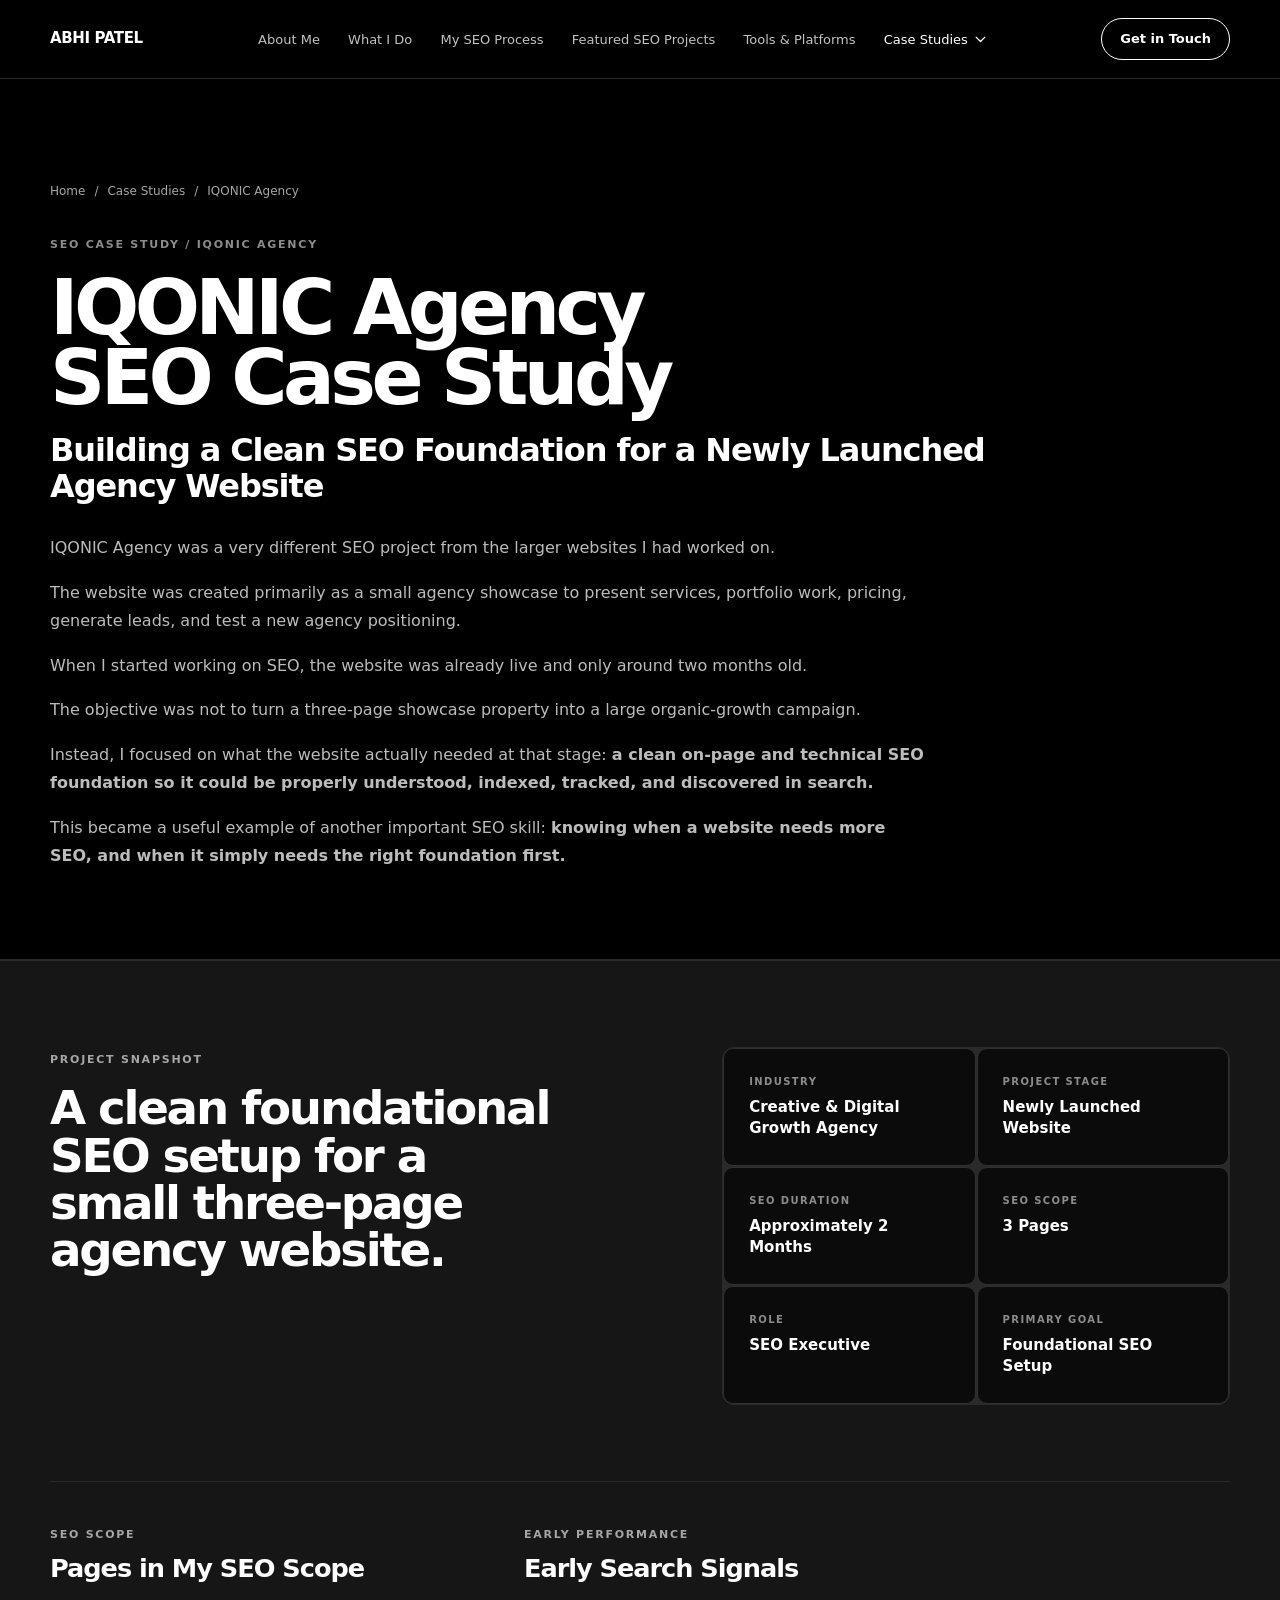
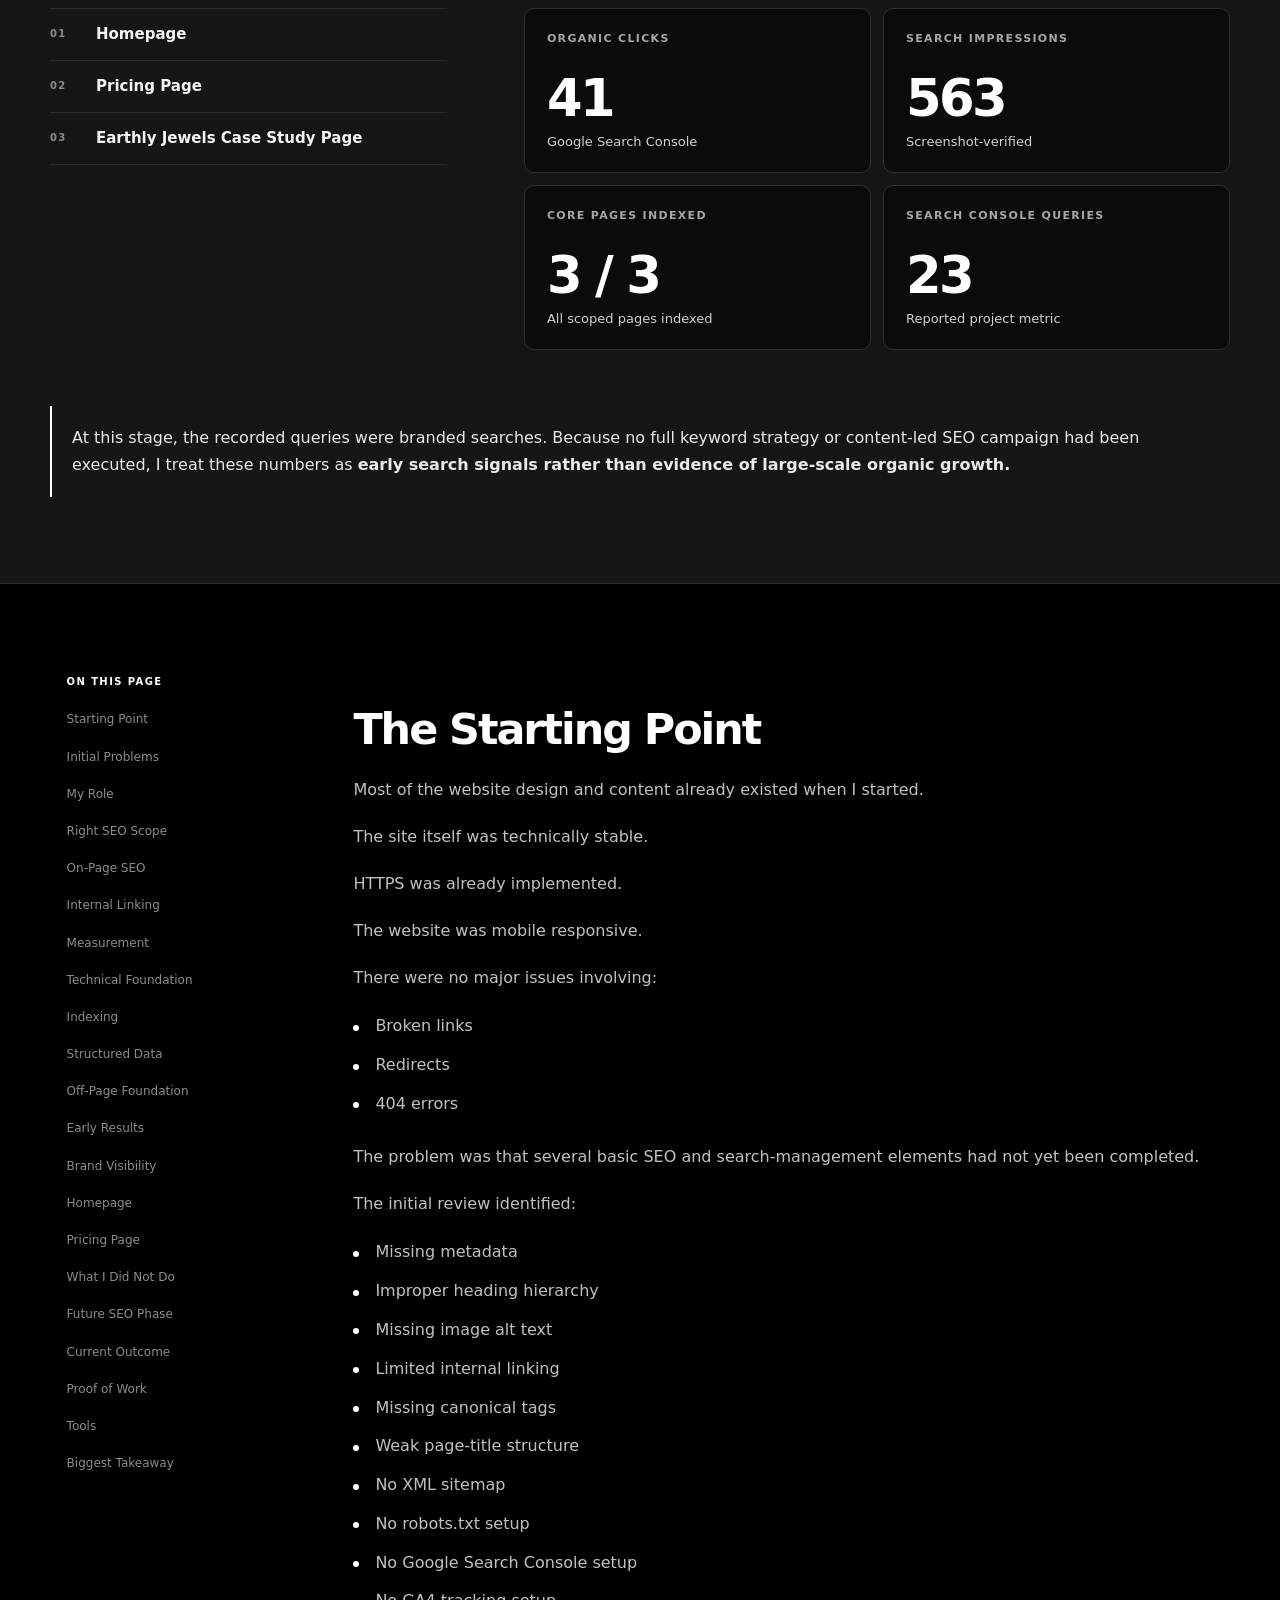
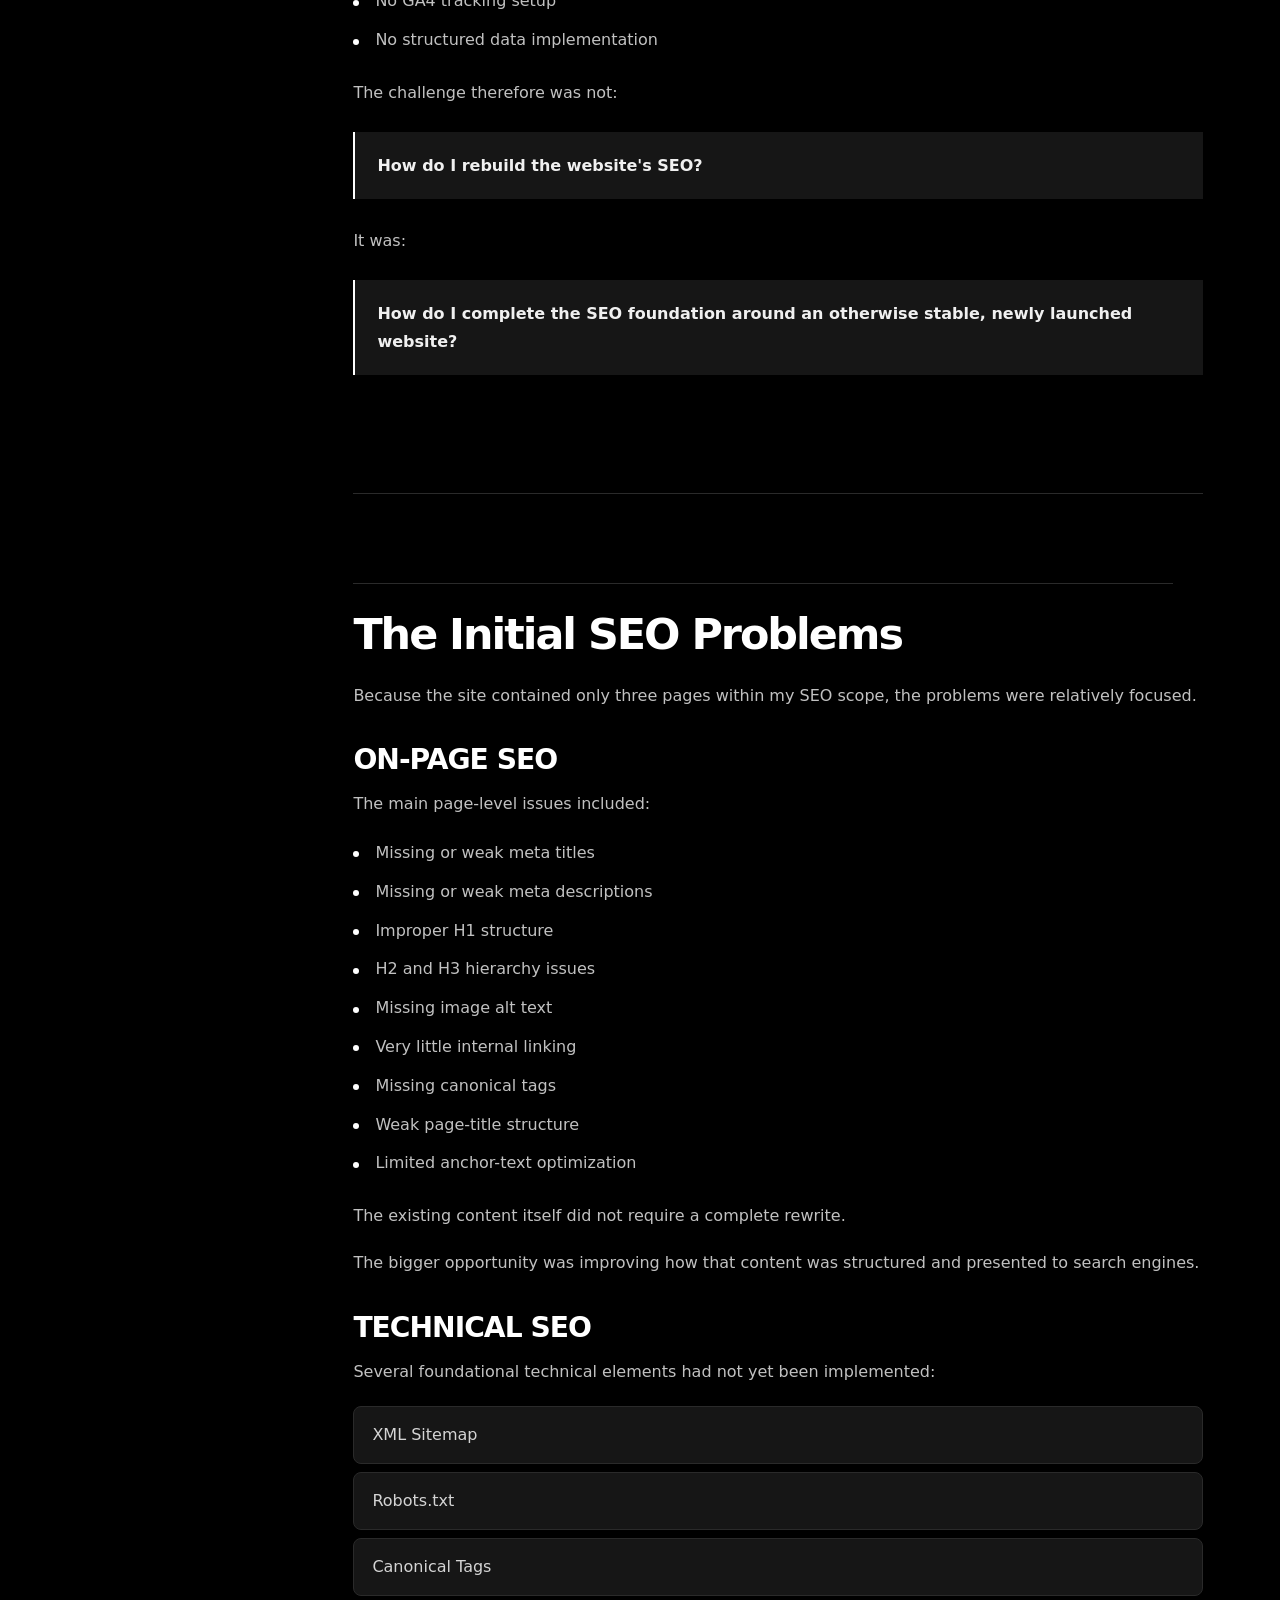
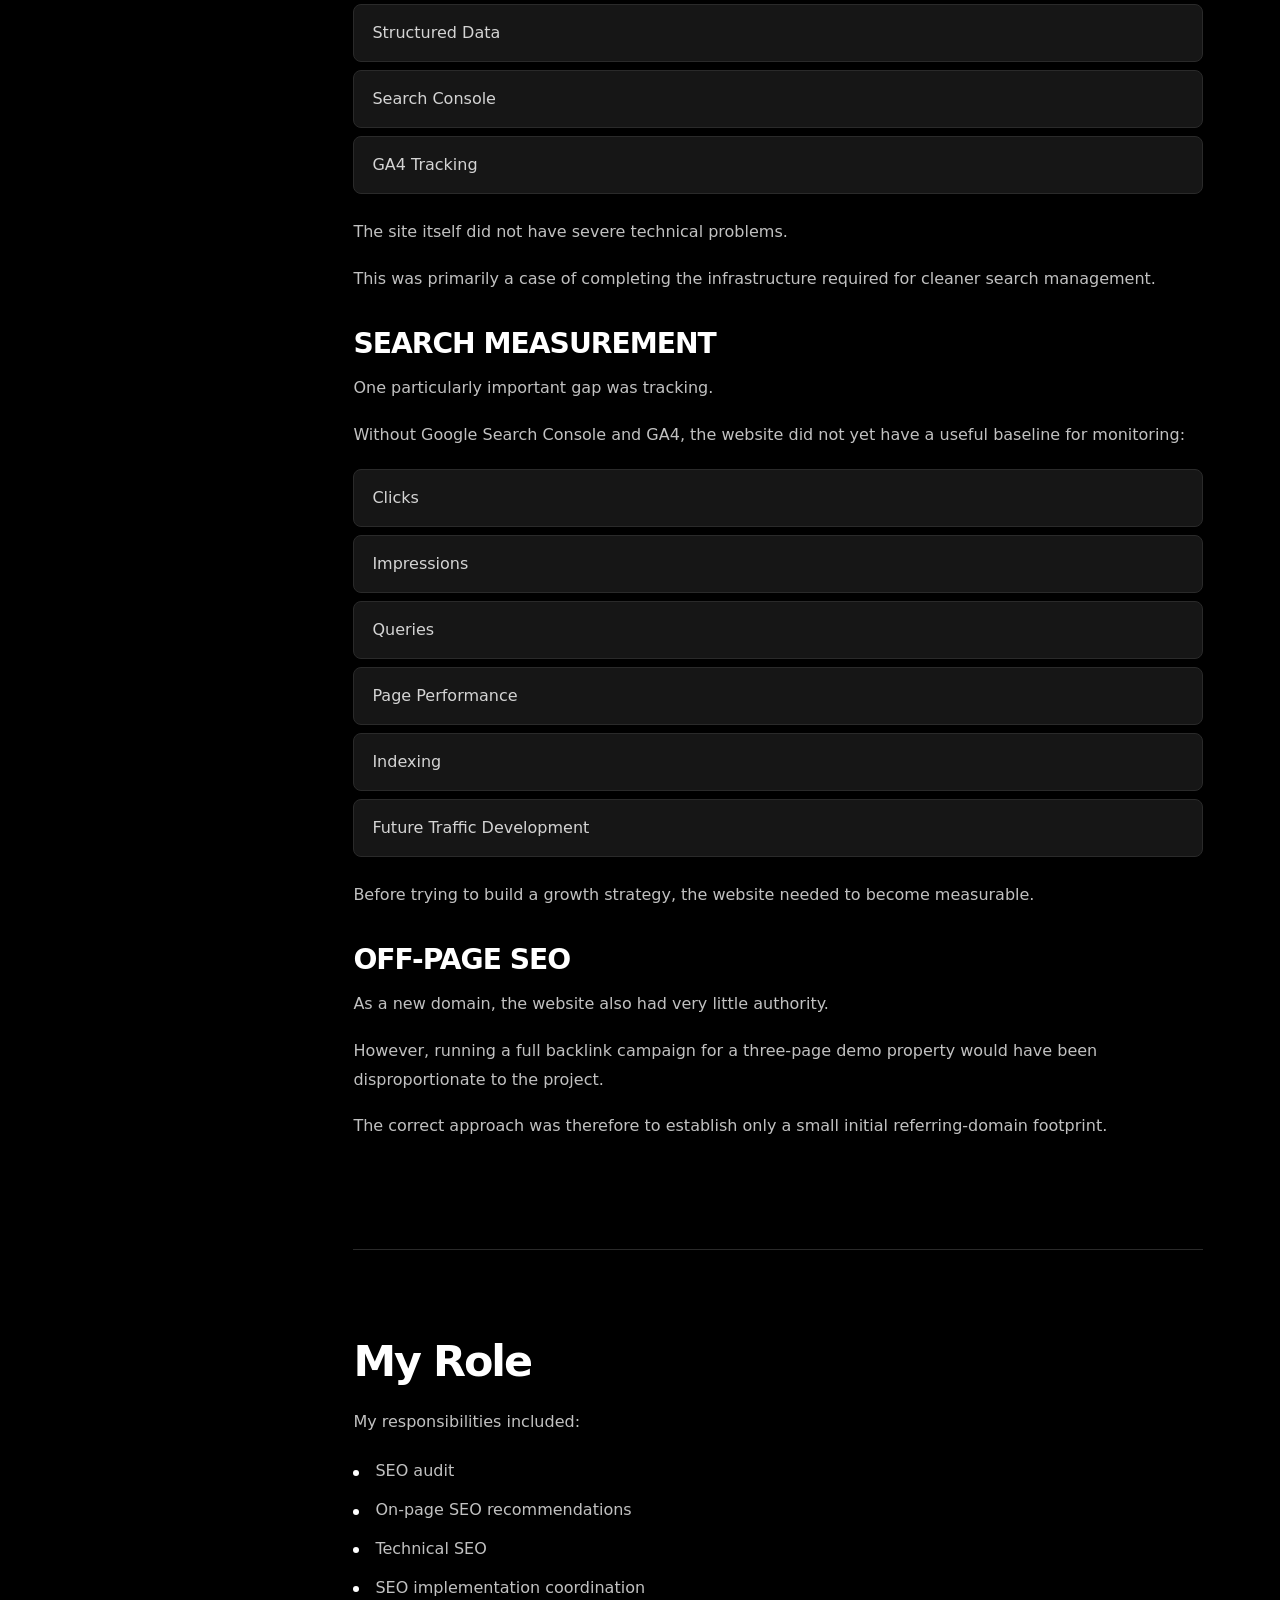
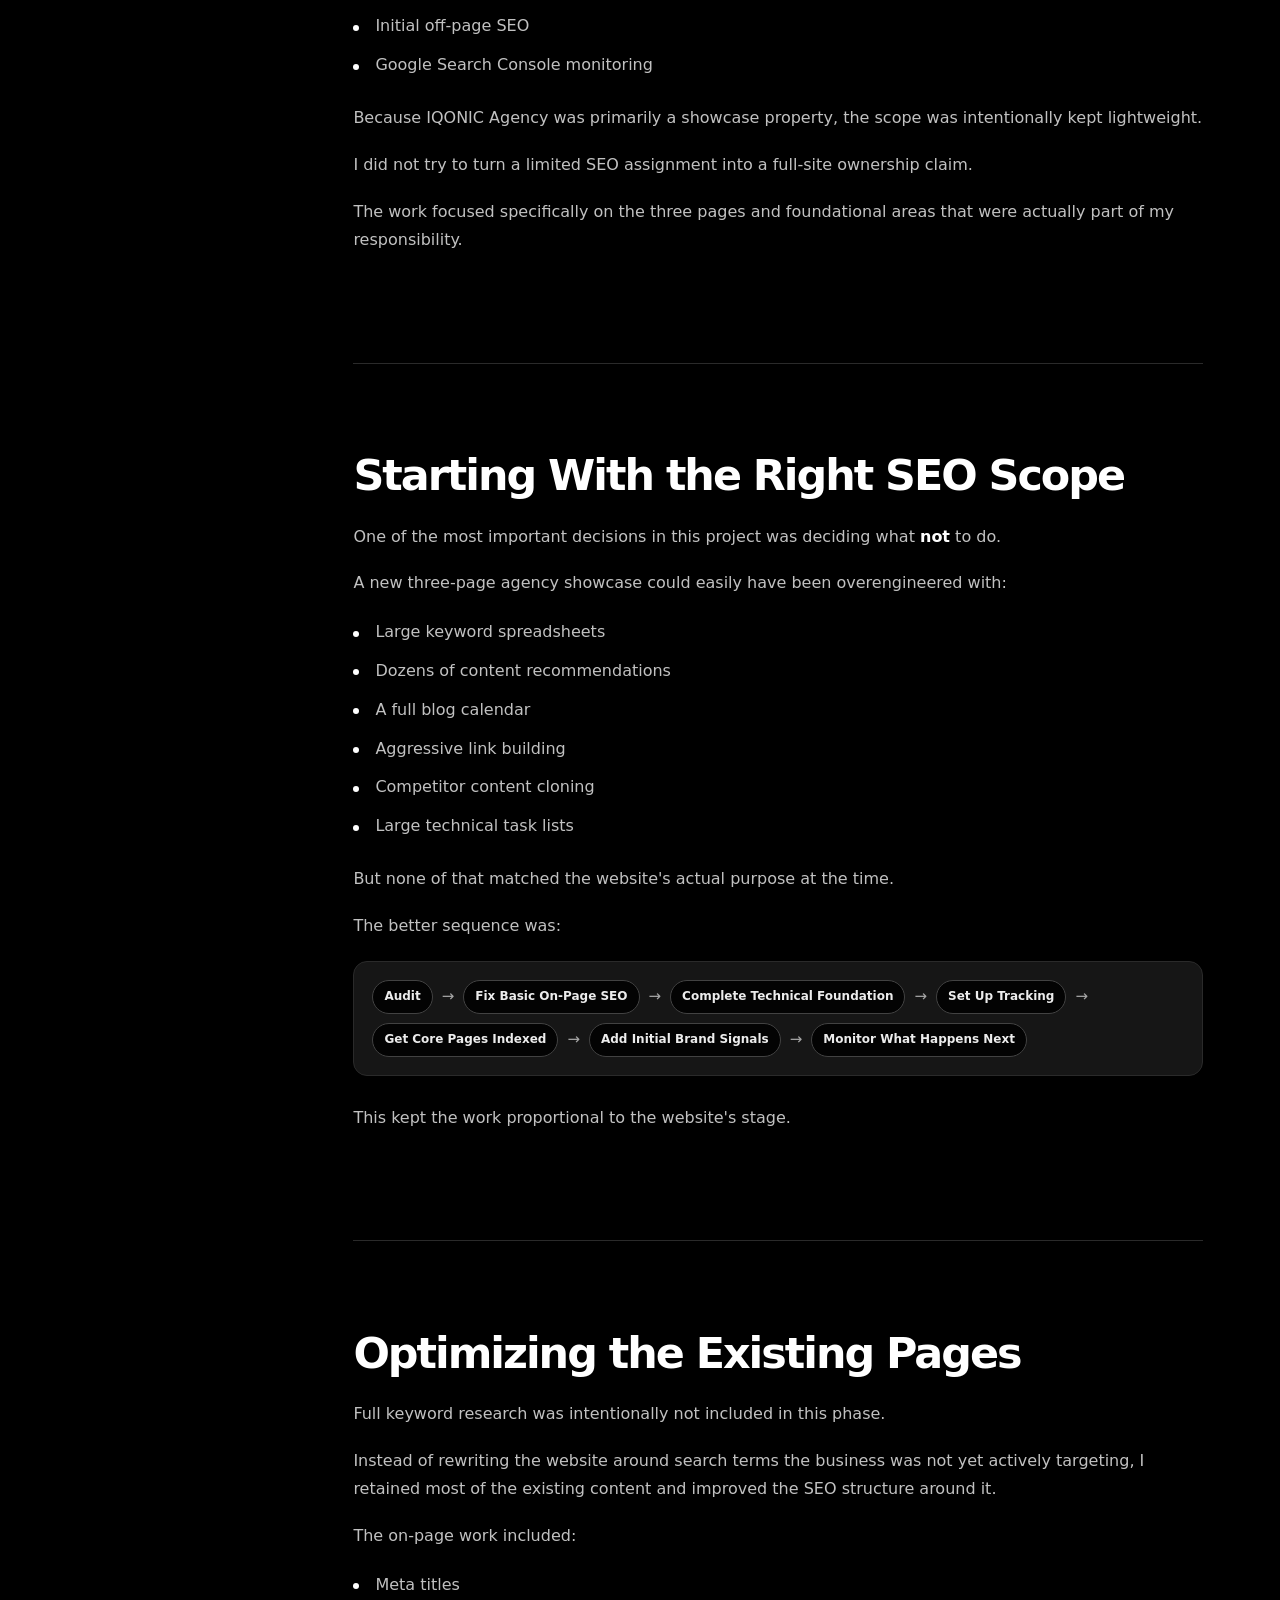
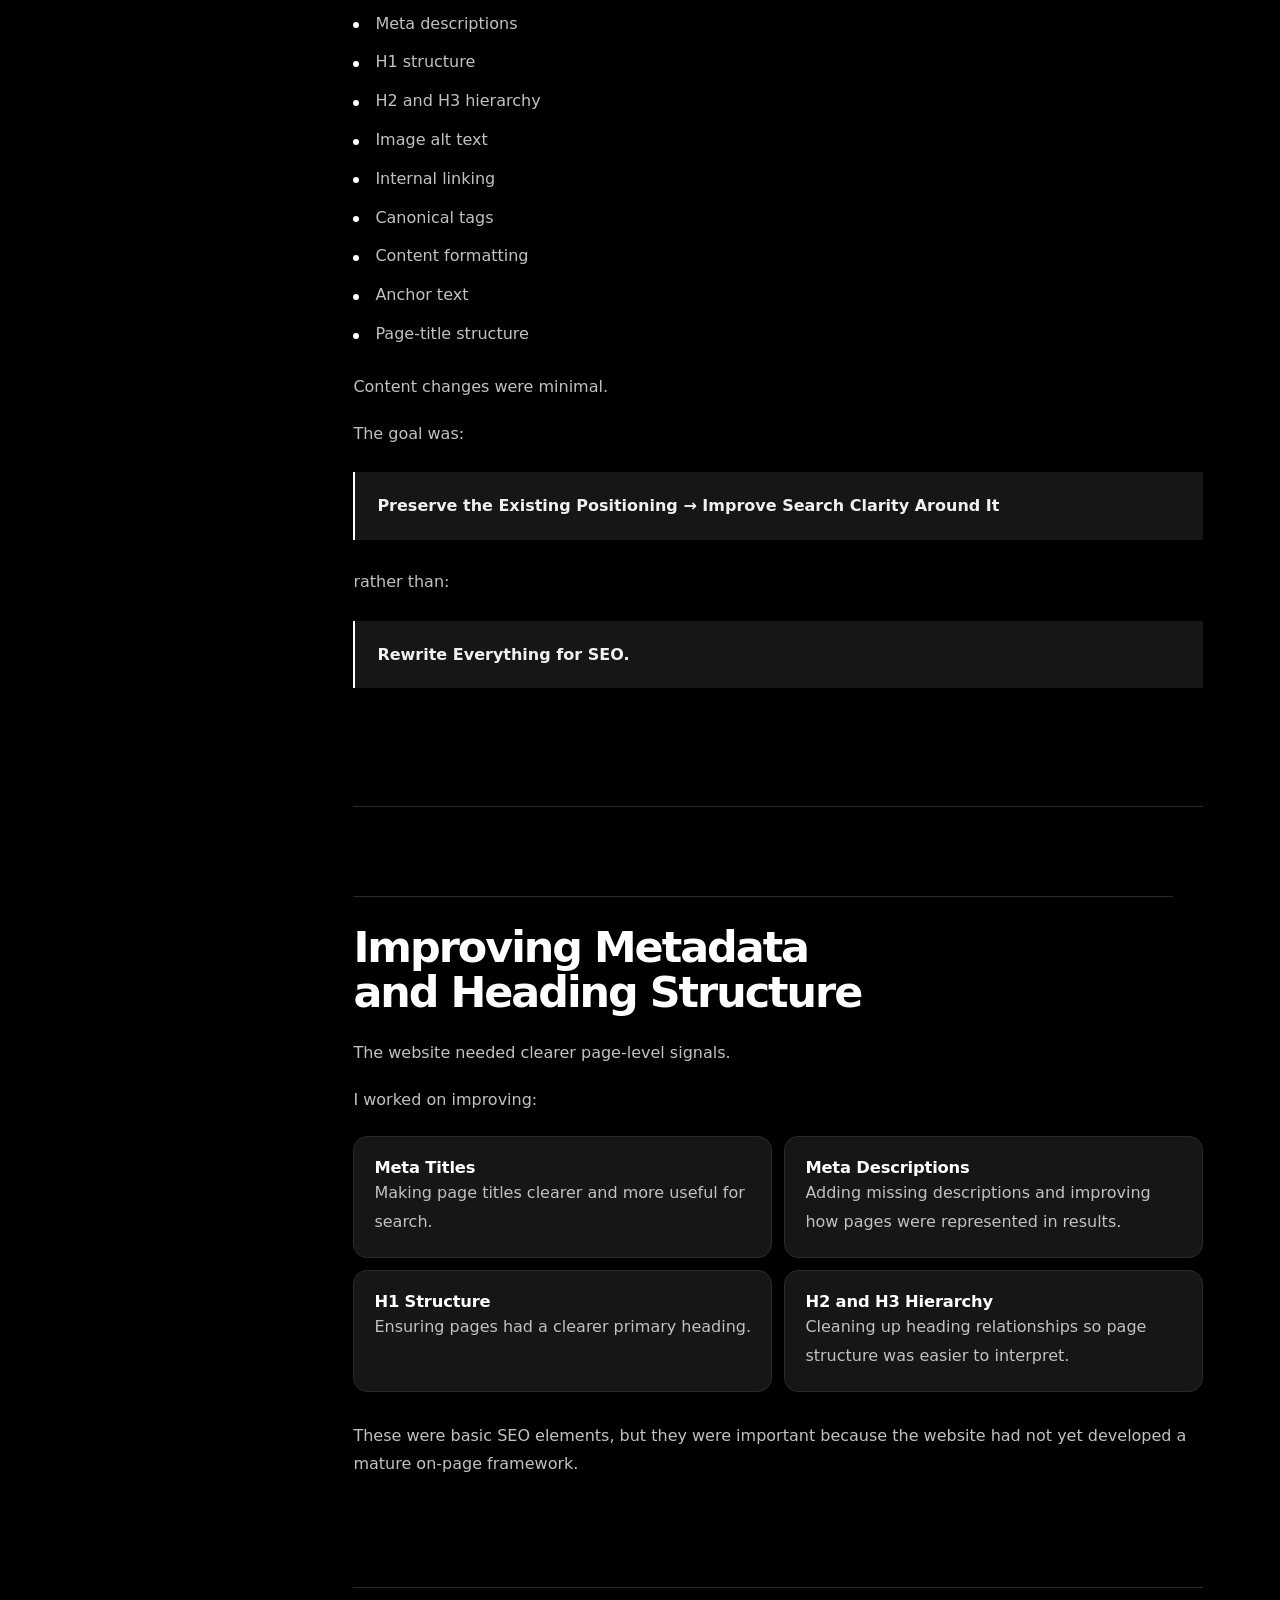
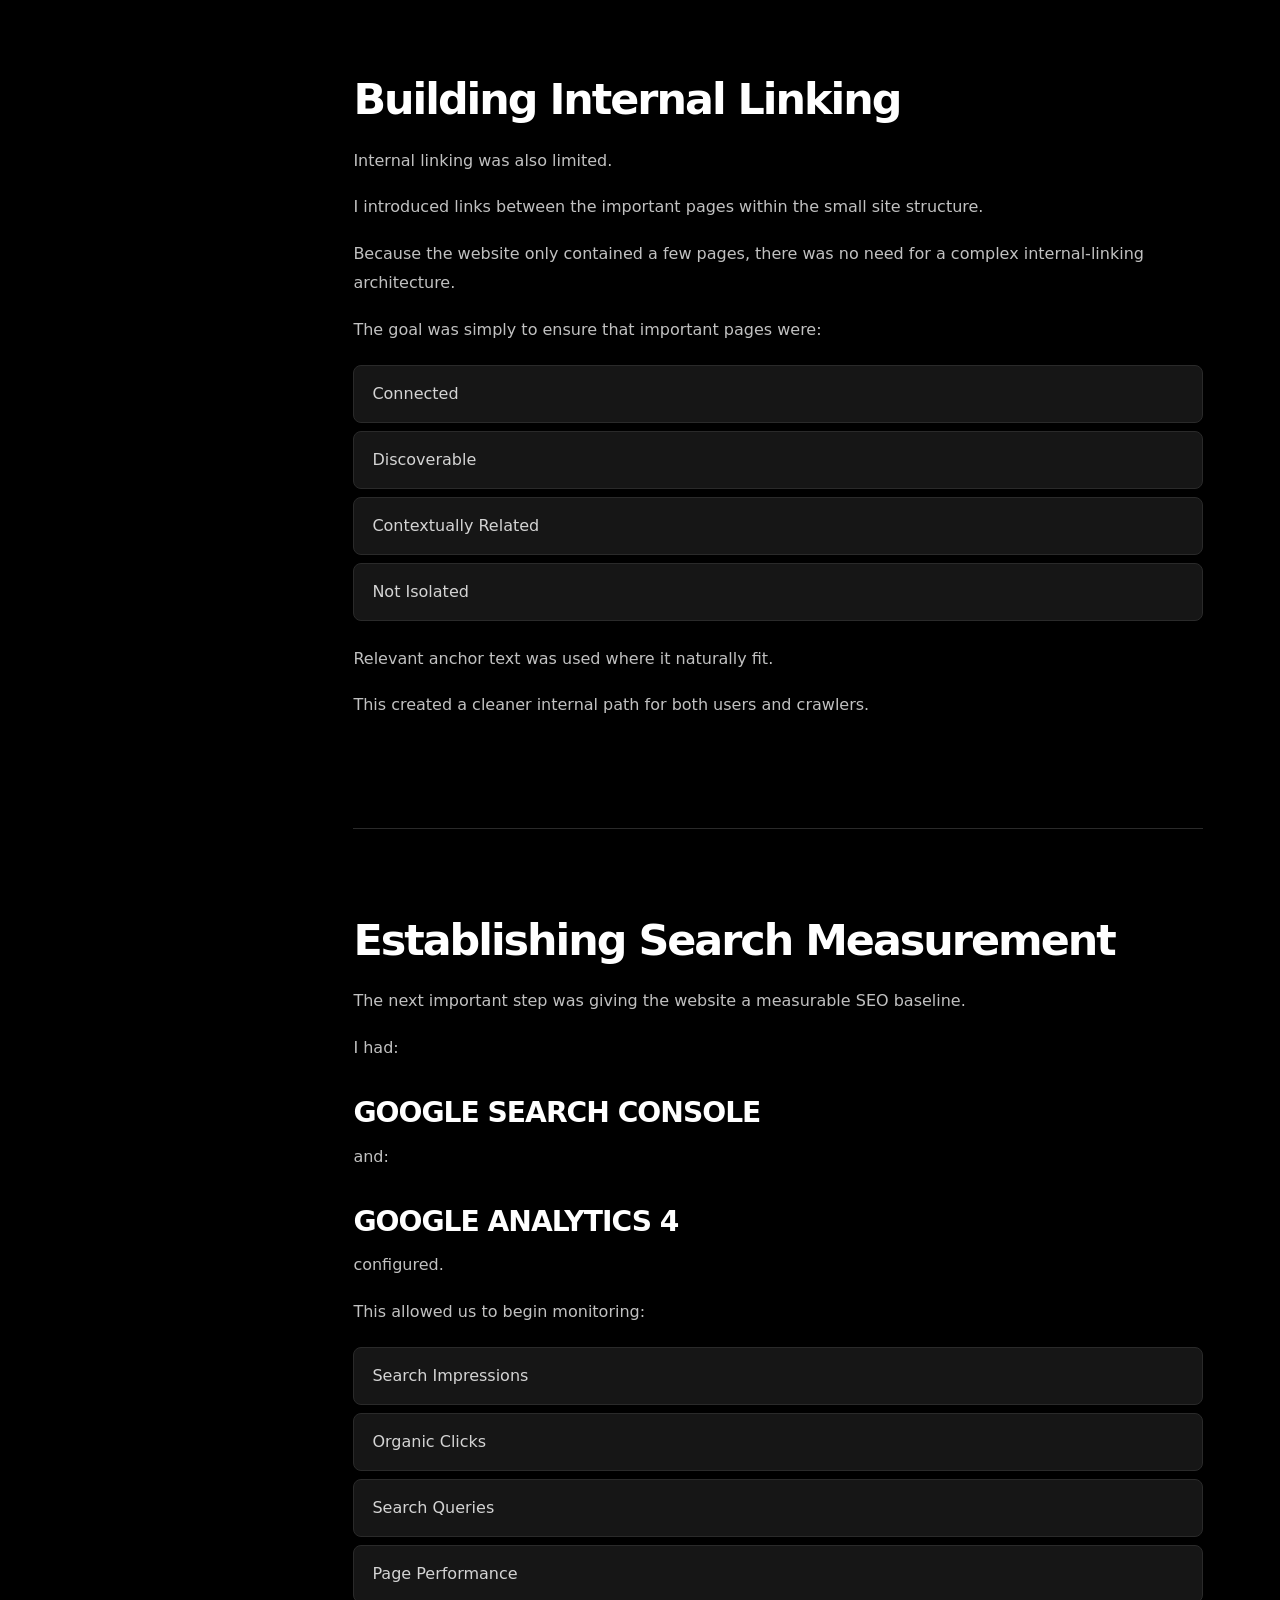
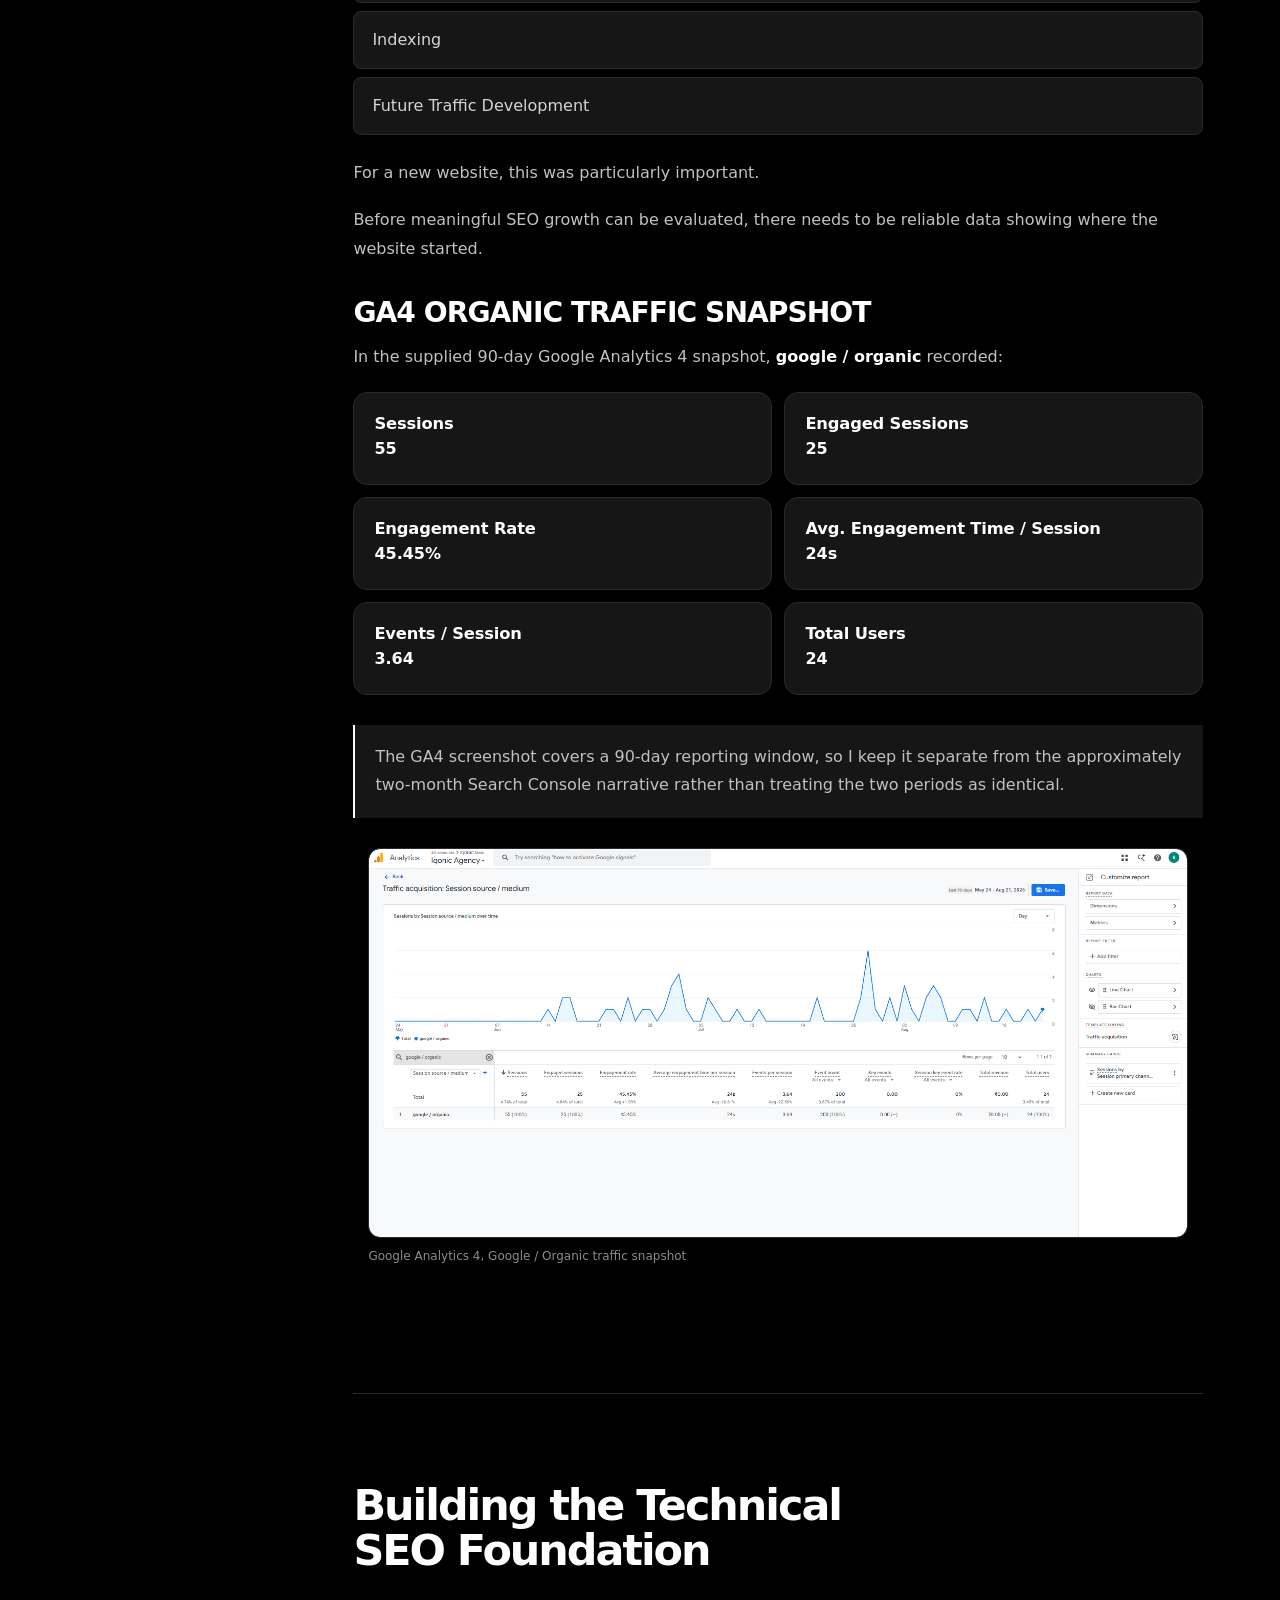
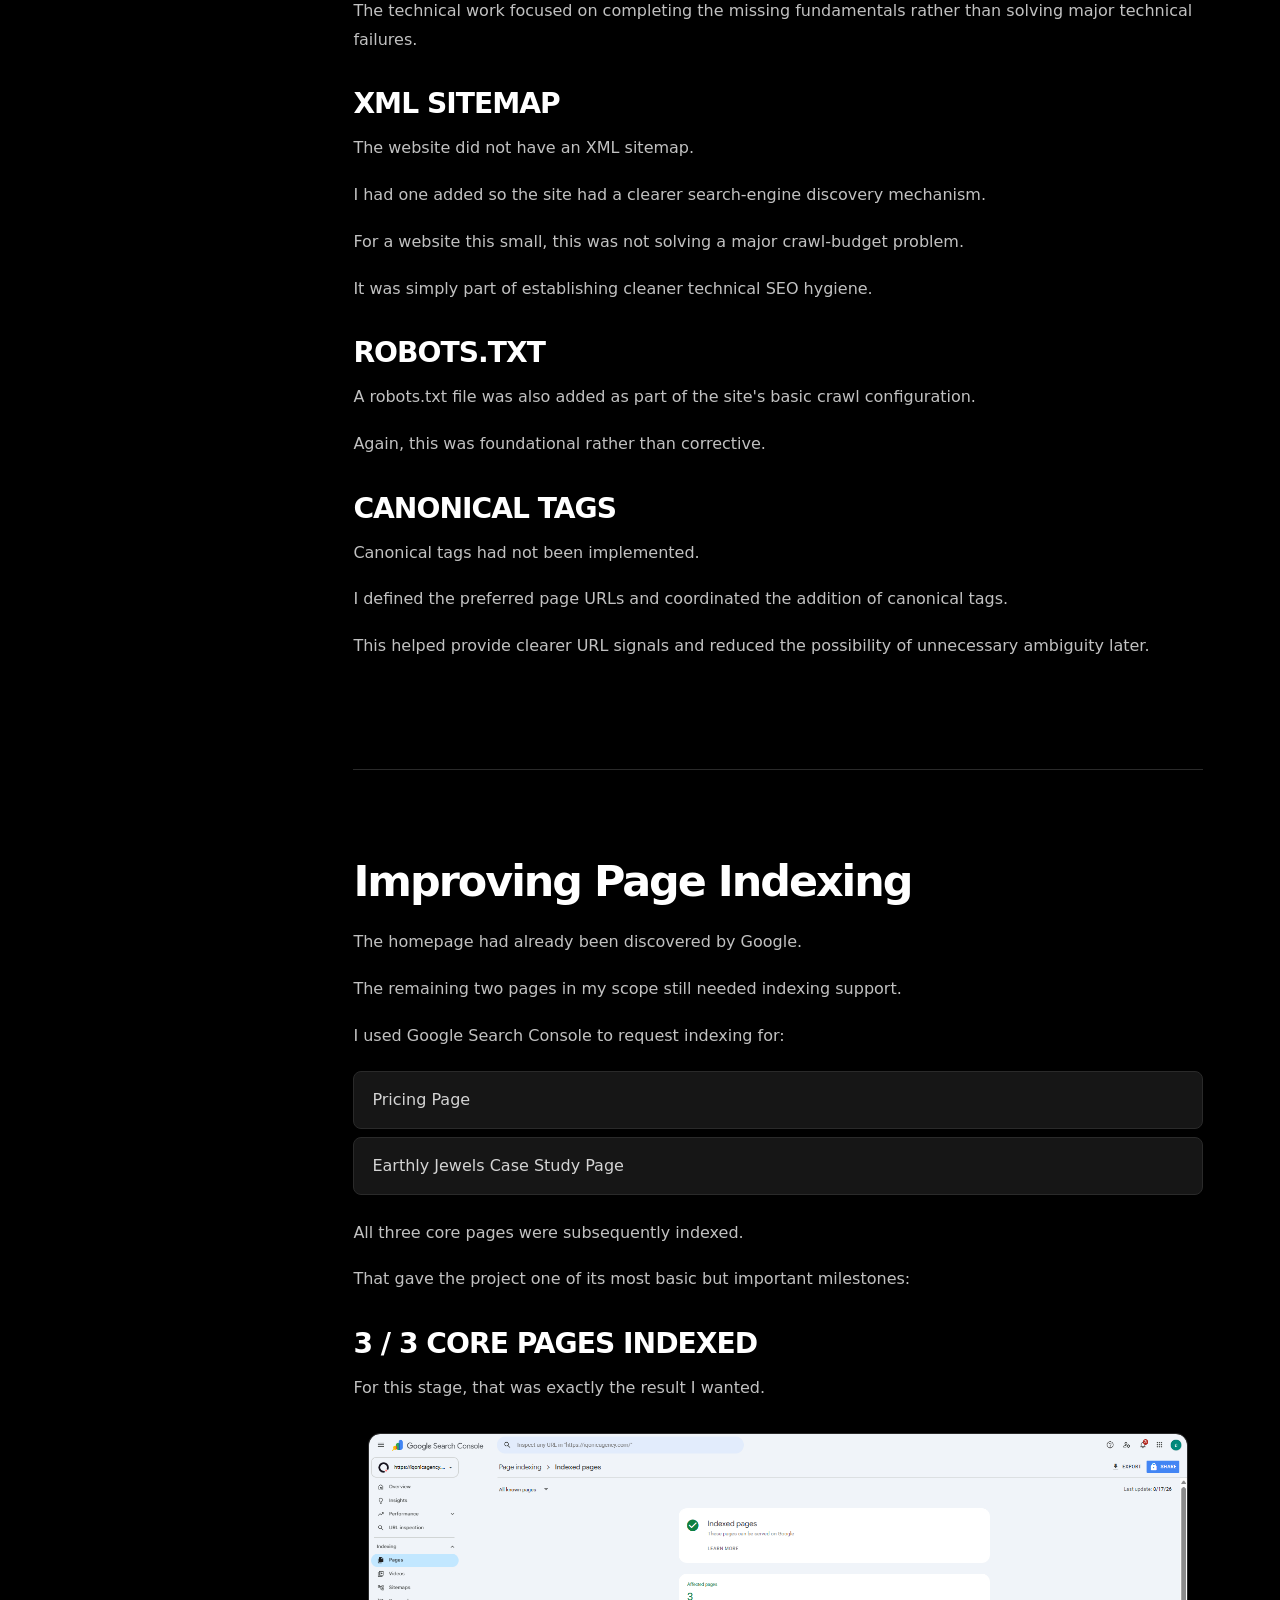
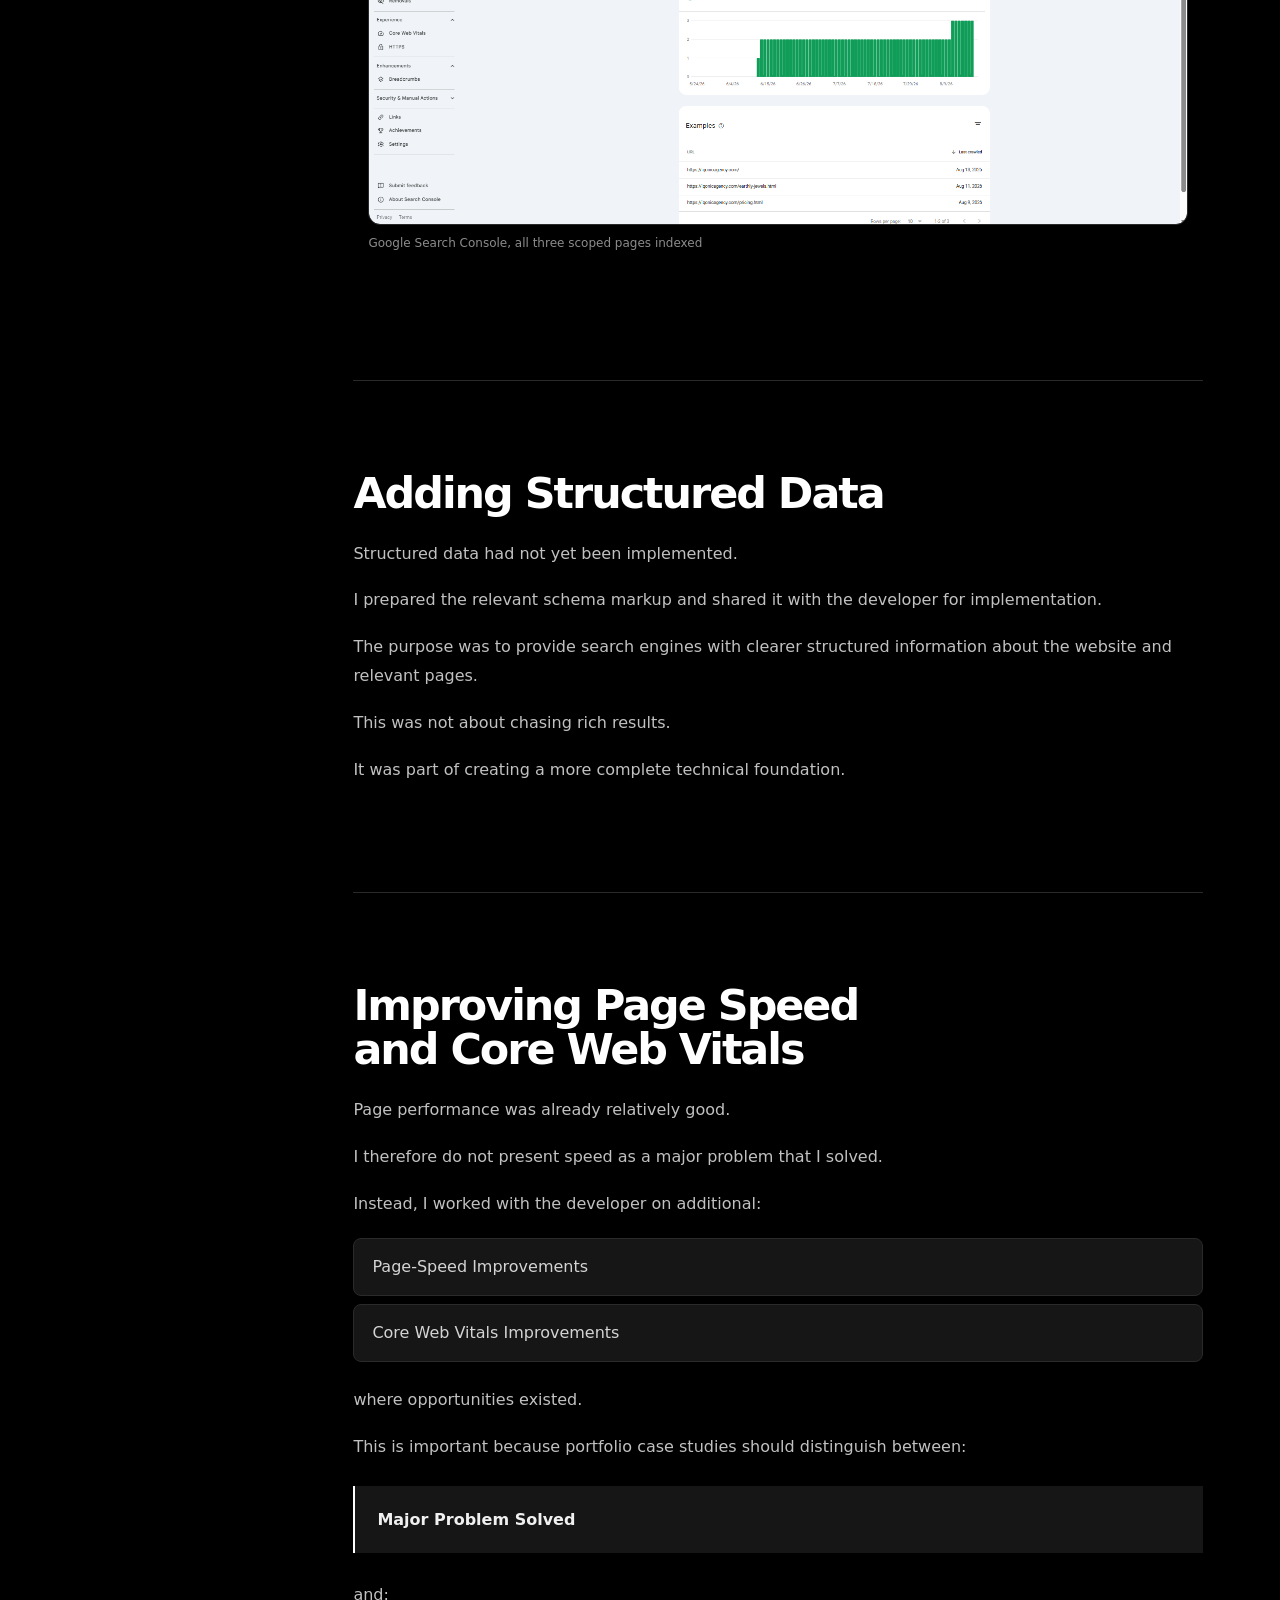
<file: case-studies/iqonic-agency.html>
<!DOCTYPE html>

<html lang="en">
<head>
<meta charset="utf-8"/>
<meta content="width=device-width, initial-scale=1.0" name="viewport"/>
<title>IQONIC Agency SEO Case Study | Abhi Patel</title>
<meta content="IQONIC Agency SEO case study by Abhi Patel, covering on-page SEO, technical setup, indexing, structured data, internal links, analytics, and early visibility." name="description"/>
<meta content="index,follow,max-image-preview:large" name="robots"/>
<meta content="#000000" name="theme-color"/>
<link rel="canonical" href="https://seo-abhi.github.io/portfolio/case-studies/iqonic-agency.html">
<style>
    :root {
      --bg: #000;
      --surface: #070707;
      --surface-2: #0b0b0b;
      --text: #fff;
      --copy: #d1d1d1;
      --muted: #9a9a9a;
      --muted-2: #707070;
      --line: #242424;
      --line-strong: #393939;
      --max: 1240px;
      --reading: 850px;
      --radius: 18px;
      --ease: 220ms ease;
    }

    * { box-sizing: border-box; margin: 0; padding: 0; }
    html { background: var(--bg); scroll-behavior: smooth; }
    body {
      min-height: 100vh;
      background: var(--bg);
      color: var(--text);
      font-family: Arial, Helvetica, sans-serif;
      font-size: 16px;
      line-height: 1.72;
      -webkit-font-smoothing: antialiased;
      text-rendering: optimizeLegibility;
      overflow-wrap: anywhere;
    }

    a { color: inherit; text-decoration: none; }
    img { display: block; max-width: 100%; height: auto; }
    ::selection { background: #fff; color: #000; }
    :focus-visible { outline: 2px solid #fff; outline-offset: 4px; }

    .container {
      width: min(calc(100% - 48px), var(--max));
      margin-inline: auto;
    }

    .skip-link {
      position: fixed;
      top: 12px;
      left: 12px;
      z-index: 9999;
      padding: 10px 14px;
      color: #000;
      background: #fff;
      border-radius: 8px;
      font-weight: 800;
      transform: translateY(-180%);
    }
    .skip-link:focus { transform: translateY(0); }

    /* Header */
    .site-header {
      position: sticky;
      top: 0;
      z-index: 1000;
      border-bottom: 1px solid rgba(255,255,255,.08);
      background: rgba(0,0,0,.88);
      backdrop-filter: blur(16px);
      -webkit-backdrop-filter: blur(16px);
    }
    .nav {
      min-height: 72px;
      display: flex;
      align-items: center;
      justify-content: space-between;
      gap: 24px;
    }
    .brand {
      font-size: 14px;
      font-weight: 900;
      letter-spacing: .025em;
      white-space: nowrap;
    }
    .nav-center {
      display: flex;
      align-items: center;
      gap: 26px;
    }
    .nav-center a {
      color: var(--muted);
      font-size: 13px;
      transition: color var(--ease);
    }
    .nav-center a:hover { color: #fff; }
    .nav-cta {
      min-height: 42px;
      display: inline-flex;
      align-items: center;
      padding: 0 18px;
      border: 1px solid #fff;
      border-radius: 999px;
      font-size: 13px;
      font-weight: 800;
      transition: background var(--ease), color var(--ease);
    }
    .nav-cta:hover { background: #fff; color: #000; }

    /* Hero */
    .hero {
      position: relative;
      overflow: hidden;
      border-bottom: 1px solid var(--line);
      padding: clamp(68px, 9vw, 128px) 0 clamp(70px, 9vw, 118px);
    }
    .hero::before {
      content: "";
      position: absolute;
      inset: 0;
      pointer-events: none;
      opacity: .32;
      background-image:
        linear-gradient(rgba(255,255,255,.055) 1px, transparent 1px),
        linear-gradient(90deg, rgba(255,255,255,.055) 1px, transparent 1px);
      background-size: 68px 68px;
      mask-image: linear-gradient(to bottom, #000 0%, transparent 92%);
    }
    .hero-inner {
      position: relative;
      z-index: 1;
    }
    .breadcrumb {
      display: flex;
      align-items: center;
      gap: 9px;
      margin-bottom: 34px;
      color: var(--muted);
      font-size: 12px;
    }
    .breadcrumb a:hover { color: #fff; }
    .eyebrow {
      margin-bottom: 18px;
      color: var(--muted);
      font-size: 11px;
      font-weight: 800;
      letter-spacing: .16em;
      text-transform: uppercase;
    }
    .hero h1 {
      max-width: 1080px;
      font-size: clamp(3.5rem, 8.4vw, 8.6rem);
      line-height: .88;
      letter-spacing: -.068em;
      font-weight: 900;
    }
    .hero-subtitle {
      max-width: 1000px;
      margin-top: 26px;
      color: #f2f2f2;
      font-size: clamp(1.35rem, 2.8vw, 2.25rem);
      line-height: 1.13;
      letter-spacing: -.032em;
      font-weight: 700;
    }
    .hero-copy {
      max-width: 900px;
      margin-top: 34px;
      display: grid;
      gap: 16px;
      color: var(--copy);
      font-size: clamp(1rem, 1.3vw, 1.12rem);
    }

    /* Snapshot */
    .snapshot {
      border-bottom: 1px solid var(--line);
      padding: clamp(58px, 7vw, 86px) 0;
    }
    .snapshot-top {
      display: grid;
      grid-template-columns: .8fr 1.2fr;
      gap: 48px;
      align-items: start;
    }
    .section-kicker {
      color: var(--muted);
      font-size: 11px;
      font-weight: 800;
      letter-spacing: .16em;
      text-transform: uppercase;
    }
    .snapshot h2 {
      margin-top: 12px;
      font-size: clamp(2.2rem, 5vw, 4.7rem);
      line-height: .96;
      letter-spacing: -.052em;
    }
    .snapshot-meta {
      display: grid;
      grid-template-columns: repeat(2, minmax(0,1fr));
      gap: 1px;
      border: 1px solid var(--line);
      border-radius: var(--radius);
      overflow: hidden;
      background: var(--line);
    }
    .meta-item {
      min-height: 105px;
      padding: 22px;
      background: var(--surface);
    }
    .meta-label {
      display: block;
      margin-bottom: 7px;
      color: var(--muted-2);
      font-size: 10px;
      font-weight: 800;
      letter-spacing: .14em;
      text-transform: uppercase;
    }
    .meta-value {
      font-size: 16px;
      line-height: 1.35;
      font-weight: 750;
    }

    .kpi-grid {
      display: grid;
      grid-template-columns: repeat(3, minmax(0,1fr));
      gap: 12px;
      margin-top: 24px;
    }
    .kpi {
      min-height: 170px;
      display: flex;
      flex-direction: column;
      justify-content: space-between;
      padding: 24px;
      border: 1px solid var(--line);
      border-radius: var(--radius);
      background: linear-gradient(145deg, #0b0b0b 0%, #040404 100%);
    }
    .kpi-label {
      color: var(--muted);
      font-size: 11px;
      font-weight: 800;
      letter-spacing: .12em;
      text-transform: uppercase;
    }
    .kpi-value {
      margin-top: 26px;
      font-size: clamp(2.1rem, 4vw, 4rem);
      line-height: .9;
      letter-spacing: -.052em;
      font-weight: 900;
    }
    .kpi-detail {
      margin-top: 12px;
      color: var(--copy);
      font-size: 13px;
      line-height: 1.4;
    }

    /* Article */
    .article {
      padding: clamp(70px, 8vw, 116px) 0 140px;
    }
    .article-layout {
      display: grid;
      grid-template-columns: 220px minmax(0, 1fr);
      gap: clamp(48px, 7vw, 100px);
      align-items: start;
    }
    .article-rail {
      position: sticky;
      top: 104px;
    }
    .rail-title {
      margin-bottom: 14px;
      color: var(--muted-2);
      font-size: 10px;
      letter-spacing: .14em;
      text-transform: uppercase;
      font-weight: 800;
    }
    .rail-links {
      display: grid;
      gap: 7px;
      list-style: none;
    }
    .rail-links a {
      display: block;
      padding: 7px 0;
      color: #7e7e7e;
      font-size: 12px;
      line-height: 1.35;
      transition: color var(--ease), transform var(--ease);
    }
    .rail-links a:hover {
      color: #fff;
      transform: translateX(3px);
    }

    .article-content {
      width: 100%;
      max-width: var(--reading);
    }

    .case-section {
      scroll-margin-top: 110px;
      padding: 0 0 clamp(64px, 8vw, 100px);
      margin-bottom: clamp(64px, 8vw, 100px);
      border-bottom: 1px solid var(--line);
    }
    .case-section:last-child {
      border-bottom: 0;
      margin-bottom: 0;
      padding-bottom: 0;
    }

    .case-section > h1 {
      margin-bottom: 30px;
      font-size: clamp(2.25rem, 5vw, 4.75rem);
      line-height: .98;
      letter-spacing: -.05em;
      font-weight: 880;
    }
    .case-section h2 {
      margin: 34px 0 14px;
      font-size: clamp(1.6rem, 3.1vw, 2.6rem);
      line-height: 1.05;
      letter-spacing: -.035em;
    }
    .case-section h3 {
      margin: 30px 0 12px;
      color: #fff;
      font-size: 13px;
      line-height: 1.4;
      letter-spacing: .11em;
      text-transform: uppercase;
      font-weight: 800;
    }
    .case-section p {
      margin: 0 0 18px;
      color: var(--copy);
      font-size: 16px;
      line-height: 1.78;
    }
    .case-section strong {
      color: #fff;
      font-weight: 800;
    }
    .case-section ul {
      margin: 20px 0 24px;
      display: grid;
      gap: 10px;
      list-style: none;
    }
    .case-section li {
      position: relative;
      padding-left: 22px;
      color: var(--copy);
      line-height: 1.62;
    }
    .case-section li::before {
      content: "";
      position: absolute;
      left: 0;
      top: .78em;
      width: 6px;
      height: 6px;
      border-radius: 50%;
      background: #fff;
    }

    /* Tools list */
    #tools-platforms-used .tools-list {
      grid-template-columns: repeat(2, minmax(0, 1fr));
      column-gap: 42px;
      row-gap: 12px;
      margin-top: 28px;
    }

    #tools-platforms-used .tools-list li {
      padding: 15px 18px 15px 38px;
      border: 1px solid var(--line);
      border-radius: 12px;
      background: var(--surface);
      color: #e3e3e3;
    }

    #tools-platforms-used .tools-list li::before {
      left: 18px;
      top: 1.55em;
      width: 6px;
      height: 6px;
    }

    .case-section blockquote {
      margin: 28px 0;
      padding: 20px 22px;
      border-left: 2px solid #fff;
      background: var(--surface);
      color: #fff;
    }

    /* Structured/problem sections */
    .case-section--structured > h2 {
      padding-top: 28px;
      border-top: 1px solid var(--line);
    }

    /* Keyword strategy */
    .keyword-strategy .keyword-list {
      display: grid;
      grid-template-columns: repeat(2, minmax(0, 1fr));
      gap: 10px 12px;
      margin: 14px 0 30px;
      padding: 0;
      list-style: none;
    }

    .keyword-strategy .keyword-list li {
      position: relative;
      min-height: 58px;
      display: flex;
      align-items: center;
      padding: 14px 18px 14px 42px;
      border: 1px solid var(--line);
      border-radius: 12px;
      background: var(--surface);
      color: #e6e6e6;
      font-size: 14px;
      line-height: 1.45;
    }

    .keyword-strategy .keyword-list li::before {
      content: "";
      position: absolute;
      left: 20px;
      top: 50%;
      width: 6px;
      height: 6px;
      border-radius: 50%;
      background: #fff;
      transform: translateY(-50%);
    }

    .keyword-strategy .keyword-list--primary {
      grid-template-columns: minmax(0, 1fr);
      max-width: 430px;
    }

    .keyword-strategy .keyword-list--primary li {
      min-height: 66px;
      font-size: 17px;
    }

    .keyword-strategy .keyword-objective {
      margin-top: 8px;
      padding: 20px 22px;
      border-left: 2px solid #fff;
      background: var(--surface);
      color: #f0f0f0;
    }

    /* Proof images */
    .evidence {
      margin: 36px 0 44px;
    }
    .evidence-frame {
      overflow: hidden;
      border: 1px solid var(--line-strong);
      border-radius: 16px;
      background: #f4f4f4;
    }
    .evidence img {
      width: 100%;
      height: auto;
    }
    .evidence figcaption {
      margin-top: 10px;
      color: var(--muted);
      font-size: 12px;
      line-height: 1.5;
    }

    /* Strong metric blocks inside results sections */
    #consolidating-the-streamit-ecosystem h2,
    #overall-seo-results h2,
    #homepage-growth h3,
    #another-brand-search-win h2 {
      margin-top: 26px;
    }

    /* Proof-of-work recap */
    #proof-of-work h3 {
      margin-top: 18px;
      padding: 18px 18px 0;
      border: 1px solid var(--line);
      border-bottom: 0;
      border-radius: 12px 12px 0 0;
      background: var(--surface);
    }
    #proof-of-work h3 + p {
      margin: 0 0 16px;
      padding: 0 18px 18px;
      border: 1px solid var(--line);
      border-top: 0;
      border-radius: 0 0 12px 12px;
      background: var(--surface);
      white-space: pre-line;
    }

    /* Takeaway */
    #my-biggest-takeaway {
      padding: clamp(42px, 6vw, 70px);
      border: 1px solid var(--line-strong);
      border-radius: 22px;
      background: linear-gradient(145deg, #0c0c0c 0%, #030303 100%);
    }
    #my-biggest-takeaway > h1 {
      max-width: 700px;
    }
    #my-biggest-takeaway p:last-child strong {
      display: block;
      margin-top: 26px;
      color: #fff;
      font-size: clamp(1.25rem, 2.5vw, 1.8rem);
      line-height: 1.35;
    }

    /* Footer */
    .footer {
      border-top: 1px solid var(--line);
      padding: 32px 0 46px;
    }
    .footer-inner {
      display: flex;
      align-items: center;
      justify-content: space-between;
      gap: 22px;
      color: var(--muted-2);
      font-size: 12px;
    }
    .footer-links {
      display: flex;
      gap: 18px;
    }
    .footer a:hover { color: #fff; }

    @media (max-width: 1050px) {
      .article-layout {
        grid-template-columns: 1fr;
      }
      .article-rail {
        display: none;
      }
      .article-content {
        max-width: 920px;
      }
      .snapshot-top {
        grid-template-columns: 1fr;
      }
    }

    @media (max-width: 820px) {
      .nav-center { display: none; }
      .kpi-grid { grid-template-columns: repeat(2, minmax(0,1fr)); }
    }

    @media (max-width: 620px) {
      .container { width: min(calc(100% - 28px), var(--max)); }
      .nav-cta { display: none; }
      .hero {
        padding: 52px 0 64px;
      }
      .hero h1 {
        font-size: clamp(3.15rem, 17vw, 5.6rem);
      }
      .hero-subtitle {
        font-size: 1.42rem;
      }
      .snapshot-meta {
        grid-template-columns: 1fr;
      }
      .kpi-grid {
        grid-template-columns: 1fr;
      }
      .kpi {
        min-height: 145px;
      }
      .article {
        padding-top: 64px;
      }
      .case-section > h1 {
        font-size: clamp(2.25rem, 12vw, 3.6rem);
      }
      .case-section p,
      .case-section li {
        font-size: 15px;
      }

      #tools-platforms-used .tools-list {
        grid-template-columns: 1fr;
        gap: 10px;
      }

      .keyword-strategy .keyword-list {
        grid-template-columns: 1fr;
      }

      .keyword-strategy .keyword-list--primary {
        max-width: none;
      }

      .link-flow-grid,
      .status-list,
      .compact-keyword-list {
        grid-template-columns: 1fr;
      }

      .link-flow-card {
        padding: 18px;
      }

      .horizontal-flow {
        padding: 16px;
      }
      #my-biggest-takeaway {
        padding: 28px 22px;
        border-radius: 16px;
      }
      .footer-inner {
        flex-direction: column;
        align-items: flex-start;
      }
    }

    @media (prefers-reduced-motion: reduce) {
      html { scroll-behavior: auto; }
      *, *::before, *::after {
        animation-duration: .01ms !important;
        animation-iteration-count: 1 !important;
        transition-duration: .01ms !important;
      }
    }
  

    /* Internal-linking and process flows */
    .link-flow-grid {
      display: grid;
      grid-template-columns: repeat(2, minmax(0, 1fr));
      gap: 14px;
      margin: 28px 0 30px;
    }

    .link-flow-card {
      padding: 22px;
      border: 1px solid var(--line);
      border-radius: 14px;
      background: var(--surface);
    }

    .link-flow-card h3 {
      margin: 0 0 16px;
    }

    .link-flow-steps,
    .horizontal-flow {
      display: flex;
      flex-wrap: wrap;
      align-items: center;
      gap: 9px;
    }

    .link-flow-steps span:not(.flow-arrow),
    .horizontal-flow span:not(.flow-arrow) {
      display: inline-flex;
      align-items: center;
      min-height: 34px;
      padding: 7px 11px;
      border: 1px solid var(--line-strong);
      border-radius: 999px;
      background: #030303;
      color: #ececec;
      font-size: 12px;
      line-height: 1.35;
      font-weight: 700;
    }

    .flow-arrow {
      color: var(--muted);
      font-size: 15px;
      line-height: 1;
    }

    .horizontal-flow {
      margin: 20px 0 28px;
      padding: 18px;
      border: 1px solid var(--line);
      border-radius: 14px;
      background: var(--surface);
    }

    .status-list {
      grid-template-columns: repeat(2, minmax(0, 1fr));
      gap: 10px 12px !important;
      margin: 18px 0 24px !important;
    }

    .status-list li {
      padding: 15px 18px 15px 40px !important;
      border: 1px solid var(--line);
      border-radius: 12px;
      background: var(--surface);
    }

    .compact-keyword-list {
      grid-template-columns: repeat(2, minmax(0, 1fr));
      gap: 10px 12px !important;
      margin: 18px 0 26px !important;
    }

    .compact-keyword-list li {
      padding: 15px 18px 15px 40px !important;
      border: 1px solid var(--line);
      border-radius: 12px;
      background: var(--surface);
    }


    /* Internal-linking and process flows */
    .link-flow-grid {
      display: grid;
      grid-template-columns: repeat(2, minmax(0, 1fr));
      gap: 14px;
      margin: 28px 0 30px;
    }

    .link-flow-card {
      padding: 22px;
      border: 1px solid var(--line);
      border-radius: 14px;
      background: var(--surface);
    }

    .link-flow-card h3 {
      margin: 0 0 16px;
    }

    .link-flow-steps,
    .horizontal-flow {
      display: flex;
      flex-wrap: wrap;
      align-items: center;
      gap: 9px;
    }

    .link-flow-steps span:not(.flow-arrow),
    .horizontal-flow span:not(.flow-arrow) {
      display: inline-flex;
      align-items: center;
      min-height: 34px;
      padding: 7px 11px;
      border: 1px solid var(--line-strong);
      border-radius: 999px;
      background: #030303;
      color: #ececec;
      font-size: 12px;
      line-height: 1.35;
      font-weight: 700;
    }

    .flow-arrow {
      color: var(--muted);
      font-size: 15px;
      line-height: 1;
    }

    .horizontal-flow {
      margin: 20px 0 28px;
      padding: 18px;
      border: 1px solid var(--line);
      border-radius: 14px;
      background: var(--surface);
    }

    .status-list {
      grid-template-columns: repeat(2, minmax(0, 1fr));
      gap: 10px 12px !important;
      margin: 18px 0 24px !important;
    }

    .status-list li,
    .compact-keyword-list li {
      padding: 15px 18px 15px 40px !important;
      border: 1px solid var(--line);
      border-radius: 12px;
      background: var(--surface);
    }

    .compact-keyword-list {
      grid-template-columns: repeat(2, minmax(0, 1fr));
      gap: 10px 12px !important;
      margin: 18px 0 26px !important;
    }

    /* Earthly Jewels result sections */
    #overall-seo-results h2,
    #keyword-growth-example h2,
    #collection-page-growth h2 {
      margin-top: 26px;
    }

    /* Compact flow statements */
    .flow-statement {
      margin: 24px 0 28px;
      padding: 20px 22px;
      border-left: 2px solid #fff;
      background: var(--surface);
      color: #f0f0f0;
      font-weight: 700;
    }

    /* Tinyfacets structured keyword architecture */
    .keyword-architecture {
      display: grid;
      grid-template-columns: repeat(2, minmax(0, 1fr));
      gap: 12px;
      margin: 20px 0 30px;
    }

    .keyword-architecture-card {
      padding: 20px;
      border: 1px solid var(--line);
      border-radius: 14px;
      background: var(--surface);
    }

    .keyword-architecture-card h3 {
      margin: 0 0 8px;
    }

    .keyword-architecture-card p {
      margin: 0;
      font-size: 14px;
    }

    /* Search-result mini cards */
    .result-mini-grid {
      display: grid;
      grid-template-columns: repeat(2, minmax(0, 1fr));
      gap: 12px;
      margin: 20px 0 28px;
    }

    .result-mini-card {
      padding: 20px;
      border: 1px solid var(--line);
      border-radius: 14px;
      background: var(--surface);
    }

    .result-mini-card h3 {
      margin: 0 0 12px;
    }

    .result-mini-card p {
      margin: 0 0 6px;
      font-size: 14px;
    }

    /* Screenshot placeholders, ready for future proof images */
    .evidence-placeholder {
      margin: 34px 0 44px;
      padding: clamp(28px, 5vw, 52px);
      border: 1px dashed var(--line-strong);
      border-radius: 16px;
      background:
        linear-gradient(135deg, rgba(255,255,255,.025), rgba(255,255,255,0)),
        var(--surface);
      text-align: center;
    }

    .evidence-placeholder .placeholder-label {
      display: block;
      margin-bottom: 10px;
      color: #fff;
      font-size: 12px;
      font-weight: 800;
      letter-spacing: .12em;
      text-transform: uppercase;
    }

    .evidence-placeholder .placeholder-copy {
      max-width: 660px;
      margin: 0 auto;
      color: var(--muted);
      font-size: 13px;
      line-height: 1.6;
    }

    .evidence-placeholder figcaption {
      margin-top: 16px;
      color: var(--muted-2);
      font-size: 12px;
      line-height: 1.5;
    }

    /* Learnings */
    .learning-grid {
      display: grid;
      grid-template-columns: repeat(2, minmax(0, 1fr));
      gap: 12px;
      margin: 22px 0 28px;
    }

    .learning-item {
      padding: 18px 20px;
      border: 1px solid var(--line);
      border-radius: 12px;
      background: var(--surface);
      color: #e7e7e7;
      font-size: 14px;
      font-weight: 700;
      line-height: 1.45;
    }

    @media (max-width: 620px) {
      .keyword-architecture,
      .result-mini-grid,
      .learning-grid {
        grid-template-columns: 1fr;
      }
    }

    /* Final indexing-status card fix */
    .status-list {
      list-style: none !important;
      padding-left: 0 !important;
    }

    .status-list li {
      list-style: none !important;
      padding: 16px 18px !important;
      display: flex;
      align-items: center;
      min-height: 58px;
    }

    .status-list li::before,
    .status-list li::marker {
      content: none !important;
      display: none !important;
    }

  
    /* Jewelite specific structured blocks */
    .team-grid,
    .schema-grid,
    .trust-grid,
    .keyword-architecture,
    .result-mini-grid,
    .learning-grid {
      display: grid;
      grid-template-columns: repeat(2, minmax(0, 1fr));
      gap: 12px;
      margin: 20px 0 30px;
    }

    .team-card,
    .schema-card,
    .trust-card,
    .keyword-architecture-card,
    .result-mini-card,
    .learning-item {
      padding: 20px;
      border: 1px solid var(--line);
      border-radius: 14px;
      background: var(--surface);
    }

    .team-card h3,
    .schema-card h3,
    .trust-card h3,
    .keyword-architecture-card h3,
    .result-mini-card h3 {
      margin: 0 0 9px;
    }

    .team-card p,
    .schema-card p,
    .trust-card p,
    .keyword-architecture-card p,
    .result-mini-card p {
      margin: 0;
      font-size: 14px;
    }

    .learning-item {
      color: #e7e7e7;
      font-size: 14px;
      font-weight: 700;
      line-height: 1.45;
    }

    .metric-note {
      margin: 18px 0 28px;
      padding: 18px 20px;
      border-left: 2px solid #fff;
      background: var(--surface);
      color: #e8e8e8;
    }

    .code-sample {
      margin: 16px 0 24px;
      padding: 16px 18px;
      overflow-x: auto;
      border: 1px solid var(--line);
      border-radius: 12px;
      background: #050505;
      color: #f0f0f0;
      font-family: Consolas, Monaco, "Courier New", monospace;
      font-size: 13px;
      line-height: 1.6;
      white-space: pre-wrap;
      word-break: break-word;
    }

    .proof-list {
      display: grid;
      gap: 10px;
      margin: 20px 0 30px;
    }

    .proof-item {
      padding: 16px 18px;
      border: 1px solid var(--line);
      border-radius: 12px;
      background: var(--surface);
    }

    .proof-item strong {
      display: block;
      margin-bottom: 4px;
    }

    @media (max-width: 620px) {
      .team-grid,
      .schema-grid,
      .trust-grid,
      .keyword-architecture,
      .result-mini-grid,
      .learning-grid {
        grid-template-columns: 1fr;
      }
    }

    /* IQONIC Tech focused-scope additions */
    .scope-grid,
    .page-result-grid,
    .query-grid,
    .learning-grid {
      display: grid;
      grid-template-columns: repeat(2, minmax(0, 1fr));
      gap: 12px;
      margin: 22px 0 30px;
    }

    .scope-card,
    .page-result-card,
    .query-card,
    .learning-item {
      padding: 20px;
      border: 1px solid var(--line);
      border-radius: 14px;
      background: var(--surface);
    }

    .scope-card h3,
    .page-result-card h3,
    .query-card h3 {
      margin: 0 0 10px;
    }

    .scope-card p,
    .page-result-card p,
    .query-card p {
      margin: 0 0 7px;
      font-size: 14px;
    }

    .query-card .query-name {
      margin-bottom: 14px;
      color: #fff;
      font-weight: 800;
      line-height: 1.4;
    }

    .query-card .query-metrics {
      display: grid;
      grid-template-columns: repeat(2, minmax(0, 1fr));
      gap: 8px;
    }

    .query-card .query-metrics span {
      display: block;
      padding: 9px 10px;
      border: 1px solid var(--line);
      border-radius: 10px;
      color: #dcdcdc;
      font-size: 12px;
      line-height: 1.35;
    }

    .scope-note,
    .metric-note {
      margin: 20px 0 30px;
      padding: 18px 20px;
      border-left: 2px solid #fff;
      background: var(--surface);
      color: #e9e9e9;
      line-height: 1.7;
    }

    .proof-list {
      display: grid;
      gap: 10px;
      margin: 20px 0 30px;
    }

    .proof-item {
      padding: 16px 18px;
      border: 1px solid var(--line);
      border-radius: 12px;
      background: var(--surface);
    }

    .proof-item strong {
      display: block;
      margin-bottom: 4px;
    }

    .landing-page-callout {
      margin: 22px 0 30px;
      padding: 20px;
      border: 1px solid var(--line-strong);
      border-radius: 14px;
      background: var(--surface);
    }

    .landing-page-callout h3 {
      margin: 0 0 10px;
    }

    .landing-page-callout p {
      margin: 0;
    }

    @media (max-width: 620px) {
      .scope-grid,
      .page-result-grid,
      .query-grid,
      .learning-grid {
        grid-template-columns: 1fr;
      }

      .query-card .query-metrics {
        grid-template-columns: 1fr 1fr;
      }
    }

    .scope-grid,
    .foundation-grid,
    .future-grid,
    .learning-grid,
    .reported-grid {
      display: grid;
      grid-template-columns: repeat(2, minmax(0, 1fr));
      gap: 12px;
      margin: 22px 0 30px;
    }

    .scope-card,
    .foundation-card,
    .future-card,
    .learning-item,
    .reported-card {
      padding: 20px;
      border: 1px solid var(--line);
      border-radius: 14px;
      background: var(--surface);
    }

    .scope-card h3,
    .foundation-card h3,
    .future-card h3,
    .reported-card h3 {
      margin: 0 0 9px;
    }

    .scope-card p,
    .foundation-card p,
    .future-card p,
    .reported-card p {
      margin: 0;
      font-size: 14px;
    }

    .scope-note,
    .metric-note {
      margin: 20px 0 30px;
      padding: 18px 20px;
      border-left: 2px solid #fff;
      background: var(--surface);
      color: #e9e9e9;
      line-height: 1.7;
    }

    .process-grid {
      display: grid;
      grid-template-columns: repeat(3, minmax(0, 1fr));
      gap: 12px;
      margin: 22px 0 30px;
    }

    .process-card {
      min-height: 148px;
      padding: 20px;
      border: 1px solid var(--line);
      border-radius: 14px;
      background: var(--surface);
    }

    .process-number {
      margin-bottom: 15px;
      color: var(--muted);
      font-size: 12px;
      font-weight: 800;
      letter-spacing: .14em;
      text-transform: uppercase;
    }

    .process-card h3 {
      margin: 0 0 8px;
    }

    .process-card p {
      margin: 0;
      font-size: 14px;
    }

    .proof-list {
      display: grid;
      gap: 10px;
      margin: 20px 0 30px;
    }

    .proof-item {
      padding: 16px 18px;
      border: 1px solid var(--line);
      border-radius: 12px;
      background: var(--surface);
    }

    .proof-item strong {
      display: block;
      margin-bottom: 4px;
    }

    .outcome-stack {
      display: grid;
      gap: 10px;
      margin: 22px 0 30px;
    }

    .outcome-stack .outcome-item {
      padding: 17px 18px;
      border: 1px solid var(--line);
      border-radius: 12px;
      background: var(--surface);
      color: #fff;
      font-weight: 800;
    }

    @media (max-width: 860px) {
      .process-grid {
        grid-template-columns: repeat(2, minmax(0, 1fr));
      }
    }

    @media (max-width: 620px) {
      .scope-grid,
      .foundation-grid,
      .future-grid,
      .learning-grid,
      .reported-grid,
      .process-grid {
        grid-template-columns: 1fr;
      }
    }

    /* IQONIC Agency Project Snapshot polish */
    .snapshot--agency {
      padding: clamp(72px, 8vw, 108px) 0;
    }

    .snapshot--agency .snapshot-top {
      grid-template-columns: minmax(0, 1.05fr) minmax(420px, .95fr);
      gap: clamp(58px, 7vw, 92px);
      align-items: start;
    }

    .snapshot--agency .snapshot-heading {
      max-width: 690px;
      padding-top: 4px;
    }

    .snapshot--agency .snapshot-heading h2 {
      max-width: 680px;
      margin-top: 16px;
      font-size: clamp(2.85rem, 4.6vw, 4.35rem);
      line-height: .98;
      letter-spacing: -.052em;
      text-wrap: balance;
    }

    .snapshot--agency .snapshot-meta {
      align-self: start;
      grid-template-columns: repeat(2, minmax(0, 1fr));
      min-width: 0;
    }

    .snapshot--agency .meta-item {
      min-height: 118px;
      padding: 24px 25px;
    }

    .snapshot--agency .meta-value {
      font-size: 15px;
      line-height: 1.45;
      overflow-wrap: anywhere;
    }

    .snapshot--agency .snapshot-lower {
      display: grid;
      grid-template-columns: minmax(270px, .72fr) minmax(0, 1.28fr);
      gap: clamp(48px, 6vw, 82px);
      align-items: start;
      margin-top: clamp(52px, 6vw, 76px);
      padding-top: clamp(32px, 4vw, 44px);
      border-top: 1px solid var(--line);
    }

    .snapshot--agency .snapshot-scope-block,
    .snapshot--agency .snapshot-signals-block {
      min-width: 0;
    }

    .snapshot--agency .snapshot-lower h3 {
      margin: 10px 0 0;
      font-size: clamp(1.35rem, 2vw, 1.75rem);
      line-height: 1.15;
      letter-spacing: -.025em;
    }

    .snapshot-pages-list {
      list-style: none;
      display: grid;
      gap: 0;
      margin: 24px 0 0;
      padding: 0;
      border-top: 1px solid var(--line);
    }

    .snapshot-pages-list li {
      display: grid;
      grid-template-columns: 34px minmax(0, 1fr);
      gap: 12px;
      align-items: center;
      padding: 15px 0;
      border-bottom: 1px solid var(--line);
      color: #f4f4f4;
      font-size: 15px;
      line-height: 1.4;
      font-weight: 700;
    }

    .snapshot-pages-list li span {
      color: var(--muted-2);
      font-size: 10px;
      font-weight: 800;
      letter-spacing: .12em;
    }

    .snapshot--agency .snapshot-signals-block .kpi-grid {
      grid-template-columns: repeat(2, minmax(0, 1fr));
      gap: 12px;
      margin-top: 24px;
    }

    .snapshot--agency .snapshot-signals-block .kpi {
      min-height: 148px;
      padding: 21px 22px;
    }

    .snapshot--agency .snapshot-note {
      margin-top: clamp(38px, 5vw, 56px);
      margin-bottom: 0;
    }

    @media (max-width: 1180px) {
      .snapshot--agency .snapshot-top {
        grid-template-columns: minmax(0, .95fr) minmax(380px, 1.05fr);
        gap: 46px;
      }

      .snapshot--agency .snapshot-heading h2 {
        font-size: clamp(2.75rem, 4.3vw, 3.8rem);
      }
    }

    @media (max-width: 1050px) {
      .snapshot--agency .snapshot-top {
        grid-template-columns: 1fr;
        gap: 38px;
      }

      .snapshot--agency .snapshot-heading {
        max-width: 780px;
      }

      .snapshot--agency .snapshot-heading h2 {
        max-width: 760px;
        font-size: clamp(2.8rem, 7vw, 4.25rem);
      }

      .snapshot--agency .snapshot-meta {
        width: 100%;
      }

      .snapshot--agency .snapshot-lower {
        grid-template-columns: 1fr;
        gap: 42px;
      }

      .snapshot--agency .snapshot-scope-block {
        max-width: 640px;
      }
    }

    @media (max-width: 700px) {
      .snapshot--agency {
        padding: 60px 0 68px;
      }

      .snapshot--agency .snapshot-heading h2 {
        margin-top: 12px;
        font-size: clamp(2.45rem, 12vw, 3.65rem);
        line-height: 1;
      }

      .snapshot--agency .snapshot-meta {
        grid-template-columns: 1fr;
      }

      .snapshot--agency .meta-item {
        min-height: auto;
        padding: 19px 20px;
      }

      .snapshot--agency .snapshot-lower {
        margin-top: 44px;
        padding-top: 28px;
        gap: 38px;
      }

      .snapshot--agency .snapshot-signals-block .kpi-grid {
        grid-template-columns: 1fr;
      }

      .snapshot--agency .snapshot-signals-block .kpi {
        min-height: 132px;
      }
    }

  </style>
<script type="application/ld+json">
  {
    "@context": "https://schema.org",
    "@type": "Article",
    "headline": "Building a Clean SEO Foundation for a Newly Launched Agency Website",
    "about": "SEO case study for IQONIC Agency",
    "author": {
      "@type": "Person",
      "name": "Abhi Patel",
      "jobTitle": "SEO Specialist"
    }
  }
  </script>
<meta content="Abhi Patel" name="author"/><meta content="article" property="og:type"/><meta content="IQONIC Agency SEO Case Study | Abhi Patel" property="og:title"/><meta content="IQONIC Agency SEO case study by Abhi Patel, covering on-page SEO, technical setup, indexing, structured data, internal links, analytics, and early visibility." property="og:description"/><meta content="Abhi Patel SEO Portfolio" property="og:site_name"/><meta content="summary_large_image" name="twitter:card"/><meta content="IQONIC Agency SEO Case Study | Abhi Patel" name="twitter:title"/><meta content="IQONIC Agency SEO case study by Abhi Patel, covering on-page SEO, technical setup, indexing, structured data, internal links, analytics, and early visibility." name="twitter:description"/><link href="../assets/favicon.svg" rel="icon" type="image/svg+xml"/><link href="../assets/css/site-shell.css" rel="stylesheet"/><link href="../assets/css/design-refresh.css" rel="stylesheet"/><script defer="True" src="../assets/js/site-shell.js"></script><!-- Run finalize-domain.py with the real production domain before launch to inject canonicals, og:url, og:image, BreadcrumbList and sitemap.xml. --></head>
<body data-page="case-study" id="top">
<a class="skip-link" href="#main">Skip to content</a>
<header class="global-header"><div class="global-shell global-header-inner">
<a class="global-brand" href="../index.html">ABHI PATEL</a>
<button aria-controls="global-primary-nav" aria-expanded="false" aria-label="Open navigation" class="global-menu-toggle" type="button"><span></span></button>
<nav aria-label="Primary navigation" class="global-nav" id="global-primary-nav"><ul class="global-nav-list">
<li><a class="global-nav-link" href="../index.html#about">About Me</a></li>
<li><a class="global-nav-link" href="../index.html#what-i-do">What I Do</a></li>
<li><a class="global-nav-link" href="../index.html#process">My SEO Process</a></li>
<li><a class="global-nav-link" href="../index.html#projects">Featured SEO Projects</a></li>
<li><a class="global-nav-link" href="../index.html#tools">Tools &amp; Platforms</a></li>
<li class="global-case-menu is-current"><button aria-controls="global-case-dropdown" aria-expanded="false" aria-haspopup="true" class="global-case-trigger" type="button"><span>Case Studies</span><svg aria-hidden="true" class="global-case-chevron" viewbox="0 0 12 8"><path d="M1 1.25 6 6.25 11 1.25" fill="none" stroke="currentColor" stroke-linecap="round" stroke-linejoin="round" stroke-width="1.5"></path></svg></button><div class="global-case-dropdown" id="global-case-dropdown"><a class="global-all-cases" href="../seo-case-studies.html">All Case Studies</a><a href="earthly-jewels.html">Earthly Jewels</a><a href="streamit.html">Streamit</a><a href="tinyfacets.html">Tinyfacets</a><a href="jewelite.html">Jewelite</a><a href="iqonic-tech.html">IQONIC Tech</a><a href="kivicare.html">KiviCare</a><a aria-current="page" href="iqonic-agency.html">IQONIC Agency</a><a href="bitrix-theme.html">Bitrix Theme</a><a href="allclonescript.html">AllCloneScript</a><a href="coinremitter.html">CoinRemitter</a></div></li>
</ul></nav><a class="global-contact" href="mailto:abhiaj1125@gmail.com">Get in Touch</a></div></header>
<main id="main">
<section class="hero">
<div class="container hero-inner">
<nav aria-label="Breadcrumb" class="breadcrumb">
<a href="../index.html">Home</a>
<span>/</span>
<a href="../seo-case-studies.html">Case Studies</a>
<span>/</span>
<span>IQONIC Agency</span>
</nav>
<div class="eyebrow">SEO Case Study / IQONIC Agency</div>
<h1>IQONIC Agency SEO Case Study</h1>
<div class="hero-subtitle">Building a Clean SEO Foundation for a Newly Launched Agency Website</div>
<div class="hero-copy">
<p>IQONIC Agency was a very different SEO project from the larger websites I had worked on.</p>
<p>The website was created primarily as a small agency showcase to present services, portfolio work, pricing, generate leads, and test a new agency positioning.</p>
<p>When I started working on SEO, the website was already live and only around two months old.</p>
<p>The objective was not to turn a three-page showcase property into a large organic-growth campaign.</p>
<p>Instead, I focused on what the website actually needed at that stage: <strong>a clean on-page and technical SEO foundation so it could be properly understood, indexed, tracked, and discovered in search.</strong></p>
<p>This became a useful example of another important SEO skill: <strong>knowing when a website needs more SEO, and when it simply needs the right foundation first.</strong></p>
</div>
</div>
</section>
<section aria-labelledby="snapshot-title" class="snapshot snapshot--agency">
<div class="container">
<div class="snapshot-top">
<div class="snapshot-heading">
<div class="section-kicker">Project Snapshot</div>
<h2 id="snapshot-title">A clean foundational SEO setup for a small three-page agency website.</h2>
</div>
<div class="snapshot-meta">
<div class="meta-item">
<span class="meta-label">Industry</span>
<div class="meta-value">Creative &amp; Digital Growth Agency</div>
</div>
<div class="meta-item">
<span class="meta-label">Project Stage</span>
<div class="meta-value">Newly Launched Website</div>
</div>
<div class="meta-item">
<span class="meta-label">SEO Duration</span>
<div class="meta-value">Approximately 2 Months</div>
</div>
<div class="meta-item">
<span class="meta-label">SEO Scope</span>
<div class="meta-value">3 Pages</div>
</div>
<div class="meta-item">
<span class="meta-label">Role</span>
<div class="meta-value">SEO Executive</div>
</div>
<div class="meta-item">
<span class="meta-label">Primary Goal</span>
<div class="meta-value">Foundational SEO Setup</div>
</div>
</div>
</div>
<div class="snapshot-lower">
<div class="snapshot-scope-block">
<div class="section-kicker">SEO Scope</div>
<h3>Pages in My SEO Scope</h3>
<ul class="snapshot-pages-list">
<li><span>01</span>Homepage</li>
<li><span>02</span>Pricing Page</li>
<li><span>03</span>Earthly Jewels Case Study Page</li>
</ul>
</div>
<div class="snapshot-signals-block">
<div class="section-kicker">Early Performance</div>
<h3>Early Search Signals</h3>
<div aria-label="Early search signals" class="kpi-grid">
<article class="kpi">
<div class="kpi-label">Organic Clicks</div>
<div><div class="kpi-value">41</div><div class="kpi-detail">Google Search Console</div></div>
</article>
<article class="kpi">
<div class="kpi-label">Search Impressions</div>
<div><div class="kpi-value">563</div><div class="kpi-detail">Screenshot-verified</div></div>
</article>
<article class="kpi">
<div class="kpi-label">Core Pages Indexed</div>
<div><div class="kpi-value">3 / 3</div><div class="kpi-detail">All scoped pages indexed</div></div>
</article>
<article class="kpi">
<div class="kpi-label">Search Console Queries</div>
<div><div class="kpi-value">23</div><div class="kpi-detail">Reported project metric</div></div>
</article>
</div>
</div>
</div>
<div class="scope-note snapshot-note">
          At this stage, the recorded queries were branded searches. Because no full keyword strategy or content-led SEO campaign had been executed, I treat these numbers as <strong>early search signals rather than evidence of large-scale organic growth.</strong>
</div>
</div>
</section>
<article class="article">
<div class="container article-layout">
<aside aria-label="Case study section navigation" class="article-rail">
<div class="rail-title">On this page</div>
<ul class="rail-links">
<li><a href="#the-starting-point">Starting Point</a></li>
<li><a href="#the-initial-seo-problems">Initial Problems</a></li>
<li><a href="#my-role">My Role</a></li>
<li><a href="#starting-with-the-right-seo-scope">Right SEO Scope</a></li>
<li><a href="#optimizing-the-existing-pages">On-Page SEO</a></li>
<li><a href="#building-internal-linking">Internal Linking</a></li>
<li><a href="#establishing-search-measurement">Measurement</a></li>
<li><a href="#building-the-technical-seo-foundation">Technical Foundation</a></li>
<li><a href="#improving-page-indexing">Indexing</a></li>
<li><a href="#adding-structured-data">Structured Data</a></li>
<li><a href="#building-an-initial-off-page-footprint">Off-Page Foundation</a></li>
<li><a href="#early-search-results">Early Results</a></li>
<li><a href="#early-brand-query-visibility">Brand Visibility</a></li>
<li><a href="#homepage-performance">Homepage</a></li>
<li><a href="#pricing-page-performance">Pricing Page</a></li>
<li><a href="#what-i-intentionally-did-not-do">What I Did Not Do</a></li>
<li><a href="#what-i-would-do-if-seo-became-a-growth-channel">Future SEO Phase</a></li>
<li><a href="#current-seo-outcome">Current Outcome</a></li>
<li><a href="#proof-of-work">Proof of Work</a></li>
<li><a href="#tools-platforms-used">Tools</a></li>
<li><a href="#my-biggest-takeaway">Biggest Takeaway</a></li>
</ul>
</aside>
<div class="article-content">
<section class="case-section" id="the-starting-point"><h2 class="section-title">The Starting Point</h2>
<p>Most of the website design and content already existed when I started.</p>
<p>The site itself was technically stable.</p>
<p>HTTPS was already implemented.</p>
<p>The website was mobile responsive.</p>
<p>There were no major issues involving:</p>
<ul>
<li>Broken links</li>
<li>Redirects</li>
<li>404 errors</li>
</ul>
<p>The problem was that several basic SEO and search-management elements had not yet been completed.</p>
<p>The initial review identified:</p>
<ul>
<li>Missing metadata</li>
<li>Improper heading hierarchy</li>
<li>Missing image alt text</li>
<li>Limited internal linking</li>
<li>Missing canonical tags</li>
<li>Weak page-title structure</li>
<li>No XML sitemap</li>
<li>No robots.txt setup</li>
<li>No Google Search Console setup</li>
<li>No GA4 tracking setup</li>
<li>No structured data implementation</li>
</ul>
<p>The challenge therefore was not:</p>
<div class="flow-statement">How do I rebuild the website's SEO?</div>
<p>It was:</p>
<div class="flow-statement">How do I complete the SEO foundation around an otherwise stable, newly launched website?</div>
</section>
<section class="case-section case-section--structured" id="the-initial-seo-problems"><h2 class="section-title">The Initial SEO Problems</h2>
<p>Because the site contained only three pages within my SEO scope, the problems were relatively focused.</p>
<h3>On-Page SEO</h3>
<p>The main page-level issues included:</p>
<ul>
<li>Missing or weak meta titles</li>
<li>Missing or weak meta descriptions</li>
<li>Improper H1 structure</li>
<li>H2 and H3 hierarchy issues</li>
<li>Missing image alt text</li>
<li>Very little internal linking</li>
<li>Missing canonical tags</li>
<li>Weak page-title structure</li>
<li>Limited anchor-text optimization</li>
</ul>
<p>The existing content itself did not require a complete rewrite.</p>
<p>The bigger opportunity was improving how that content was structured and presented to search engines.</p>
<h3>Technical SEO</h3>
<p>Several foundational technical elements had not yet been implemented:</p>
<ul class="keyword-list"><li>XML Sitemap</li><li>Robots.txt</li><li>Canonical Tags</li><li>Structured Data</li><li>Search Console</li><li>GA4 Tracking</li></ul>
<p>The site itself did not have severe technical problems.</p>
<p>This was primarily a case of completing the infrastructure required for cleaner search management.</p>
<h3>Search Measurement</h3>
<p>One particularly important gap was tracking.</p>
<p>Without Google Search Console and GA4, the website did not yet have a useful baseline for monitoring:</p>
<ul class="keyword-list"><li>Clicks</li><li>Impressions</li><li>Queries</li><li>Page Performance</li><li>Indexing</li><li>Future Traffic Development</li></ul>
<p>Before trying to build a growth strategy, the website needed to become measurable.</p>
<h3>Off-Page SEO</h3>
<p>As a new domain, the website also had very little authority.</p>
<p>However, running a full backlink campaign for a three-page demo property would have been disproportionate to the project.</p>
<p>The correct approach was therefore to establish only a small initial referring-domain footprint.</p>
</section>
<section class="case-section" id="my-role"><h2 class="section-title">My Role</h2>
<p>My responsibilities included:</p>
<ul>
<li>SEO audit</li>
<li>On-page SEO recommendations</li>
<li>Technical SEO</li>
<li>SEO implementation coordination</li>
<li>Initial off-page SEO</li>
<li>Google Search Console monitoring</li>
</ul>
<p>Because IQONIC Agency was primarily a showcase property, the scope was intentionally kept lightweight.</p>
<p>I did not try to turn a limited SEO assignment into a full-site ownership claim.</p>
<p>The work focused specifically on the three pages and foundational areas that were actually part of my responsibility.</p>
</section>
<section class="case-section" id="starting-with-the-right-seo-scope"><h2 class="section-title">Starting With the Right SEO Scope</h2>
<p>One of the most important decisions in this project was deciding what <strong>not</strong> to do.</p>
<p>A new three-page agency showcase could easily have been overengineered with:</p>
<ul>
<li>Large keyword spreadsheets</li>
<li>Dozens of content recommendations</li>
<li>A full blog calendar</li>
<li>Aggressive link building</li>
<li>Competitor content cloning</li>
<li>Large technical task lists</li>
</ul>
<p>But none of that matched the website's actual purpose at the time.</p>
<p>The better sequence was:</p>
<div aria-label="IQONIC Agency foundational SEO sequence" class="horizontal-flow"><span>Audit</span><span aria-hidden="true" class="flow-arrow">→</span><span>Fix Basic On-Page SEO</span><span aria-hidden="true" class="flow-arrow">→</span><span>Complete Technical Foundation</span><span aria-hidden="true" class="flow-arrow">→</span><span>Set Up Tracking</span><span aria-hidden="true" class="flow-arrow">→</span><span>Get Core Pages Indexed</span><span aria-hidden="true" class="flow-arrow">→</span><span>Add Initial Brand Signals</span><span aria-hidden="true" class="flow-arrow">→</span><span>Monitor What Happens Next</span></div>
<p>This kept the work proportional to the website's stage.</p>
</section>
<section class="case-section" id="optimizing-the-existing-pages"><h2 class="section-title">Optimizing the Existing Pages</h2>
<p>Full keyword research was intentionally not included in this phase.</p>
<p>Instead of rewriting the website around search terms the business was not yet actively targeting, I retained most of the existing content and improved the SEO structure around it.</p>
<p>The on-page work included:</p>
<ul>
<li>Meta titles</li>
<li>Meta descriptions</li>
<li>H1 structure</li>
<li>H2 and H3 hierarchy</li>
<li>Image alt text</li>
<li>Internal linking</li>
<li>Canonical tags</li>
<li>Content formatting</li>
<li>Anchor text</li>
<li>Page-title structure</li>
</ul>
<p>Content changes were minimal.</p>
<p>The goal was:</p>
<div class="flow-statement">Preserve the Existing Positioning → Improve Search Clarity Around It</div>
<p>rather than:</p>
<div class="flow-statement">Rewrite Everything for SEO.</div>
</section>
<section class="case-section case-section--structured" id="improving-metadata-and-heading-structure"><h2 class="section-title">Improving Metadata and Heading Structure</h2>
<p>The website needed clearer page-level signals.</p>
<p>I worked on improving:</p>
<div class="foundation-grid">
<div class="foundation-card"><h4>Meta Titles</h4><p>Making page titles clearer and more useful for search.</p></div>
<div class="foundation-card"><h4>Meta Descriptions</h4><p>Adding missing descriptions and improving how pages were represented in results.</p></div>
<div class="foundation-card"><h4>H1 Structure</h4><p>Ensuring pages had a clearer primary heading.</p></div>
<div class="foundation-card"><h4>H2 and H3 Hierarchy</h4><p>Cleaning up heading relationships so page structure was easier to interpret.</p></div>
</div>
<p>These were basic SEO elements, but they were important because the website had not yet developed a mature on-page framework.</p>
</section>
<section class="case-section" id="building-internal-linking"><h2 class="section-title">Building Internal Linking</h2>
<p>Internal linking was also limited.</p>
<p>I introduced links between the important pages within the small site structure.</p>
<p>Because the website only contained a few pages, there was no need for a complex internal-linking architecture.</p>
<p>The goal was simply to ensure that important pages were:</p>
<ul class="keyword-list"><li>Connected</li><li>Discoverable</li><li>Contextually Related</li><li>Not Isolated</li></ul>
<p>Relevant anchor text was used where it naturally fit.</p>
<p>This created a cleaner internal path for both users and crawlers.</p>
</section>
<section class="case-section case-section--proof" id="establishing-search-measurement"><h2 class="section-title">Establishing Search Measurement</h2>
<p>The next important step was giving the website a measurable SEO baseline.</p>
<p>I had:</p>
<h3>Google Search Console</h3>
<p>and:</p>
<h3>Google Analytics 4</h3>
<p>configured.</p>
<p>This allowed us to begin monitoring:</p>
<ul class="keyword-list"><li>Search Impressions</li><li>Organic Clicks</li><li>Search Queries</li><li>Page Performance</li><li>Indexing</li><li>Future Traffic Development</li></ul>
<p>For a new website, this was particularly important.</p>
<p>Before meaningful SEO growth can be evaluated, there needs to be reliable data showing where the website started.</p>
<h3>GA4 Organic Traffic Snapshot</h3>
<p>In the supplied 90-day Google Analytics 4 snapshot, <strong>google / organic</strong> recorded:</p>
<div class="result-mini-grid"><div class="result-mini-card"><h4>Sessions</h4><p><strong>55</strong></p></div><div class="result-mini-card"><h4>Engaged Sessions</h4><p><strong>25</strong></p></div><div class="result-mini-card"><h4>Engagement Rate</h4><p><strong>45.45%</strong></p></div><div class="result-mini-card"><h4>Avg. Engagement Time / Session</h4><p><strong>24s</strong></p></div><div class="result-mini-card"><h4>Events / Session</h4><p><strong>3.64</strong></p></div><div class="result-mini-card"><h4>Total Users</h4><p><strong>24</strong></p></div></div>
<p class="metric-note">The GA4 screenshot covers a 90-day reporting window, so I keep it separate from the approximately two-month Search Console narrative rather than treating the two periods as identical.</p>
<figure class="evidence">
<div class="evidence-frame">
<img alt="Google Analytics 4 Traffic Acquisition report filtered to google organic showing 55 sessions, 25 engaged sessions, 45.45 percent engagement rate, 24 seconds average engagement time per session and 24 total users." decoding="async" height="758" loading="lazy" sizes="(max-width: 980px) calc(100vw - 28px), 860px" src="../assets/images/case-studies/iqonic-agency/01-google-analytics-4-google-organic-traffic-snapshot.webp" width="1599"/>
</div>
<figcaption>Google Analytics 4, Google / Organic traffic snapshot</figcaption>
</figure></section>
<section class="case-section" id="building-the-technical-seo-foundation"><h2 class="section-title">Building the Technical SEO Foundation</h2>
<p>The technical work focused on completing the missing fundamentals rather than solving major technical failures.</p>
<h3>XML Sitemap</h3>
<p>The website did not have an XML sitemap.</p>
<p>I had one added so the site had a clearer search-engine discovery mechanism.</p>
<p>For a website this small, this was not solving a major crawl-budget problem.</p>
<p>It was simply part of establishing cleaner technical SEO hygiene.</p>
<h3>Robots.txt</h3>
<p>A robots.txt file was also added as part of the site's basic crawl configuration.</p>
<p>Again, this was foundational rather than corrective.</p>
<h3>Canonical Tags</h3>
<p>Canonical tags had not been implemented.</p>
<p>I defined the preferred page URLs and coordinated the addition of canonical tags.</p>
<p>This helped provide clearer URL signals and reduced the possibility of unnecessary ambiguity later.</p>
</section>
<section class="case-section case-section--proof" id="improving-page-indexing"><h2 class="section-title">Improving Page Indexing</h2>
<p>The homepage had already been discovered by Google.</p>
<p>The remaining two pages in my scope still needed indexing support.</p>
<p>I used Google Search Console to request indexing for:</p>
<ul class="keyword-list"><li>Pricing Page</li><li>Earthly Jewels Case Study Page</li></ul>
<p>All three core pages were subsequently indexed.</p>
<p>That gave the project one of its most basic but important milestones:</p>
<h3>3 / 3 Core Pages Indexed</h3>
<p>For this stage, that was exactly the result I wanted.</p>
<figure class="evidence">
<div class="evidence-frame">
<img alt="Google Search Console indexed pages report showing all three scoped IQONIC Agency pages indexed: homepage, Earthly Jewels case study page and pricing page." decoding="async" height="762" loading="lazy" sizes="(max-width: 980px) calc(100vw - 28px), 860px" src="../assets/images/case-studies/iqonic-agency/02-google-search-console-all-three-scoped-pages-indexed.webp" width="1598"/>
</div>
<figcaption>Google Search Console, all three scoped pages indexed</figcaption>
</figure></section>
<section class="case-section" id="adding-structured-data"><h2 class="section-title">Adding Structured Data</h2>
<p>Structured data had not yet been implemented.</p>
<p>I prepared the relevant schema markup and shared it with the developer for implementation.</p>
<p>The purpose was to provide search engines with clearer structured information about the website and relevant pages.</p>
<p>This was not about chasing rich results.</p>
<p>It was part of creating a more complete technical foundation.</p>
</section>
<section class="case-section" id="improving-page-speed-and-core-web-vitals"><h2 class="section-title">Improving Page Speed and Core Web Vitals</h2>
<p>Page performance was already relatively good.</p>
<p>I therefore do not present speed as a major problem that I solved.</p>
<p>Instead, I worked with the developer on additional:</p>
<ul class="keyword-list"><li>Page-Speed Improvements</li><li>Core Web Vitals Improvements</li></ul>
<p>where opportunities existed.</p>
<p>This is important because portfolio case studies should distinguish between:</p>
<div class="flow-statement">Major Problem Solved</div>
<p>and:</p>
<div class="flow-statement">Existing Good Performance Further Improved</div>
<p>IQONIC Agency falls into the second category.</p>
</section>
<section class="case-section" id="additional-technical-checks"><h2 class="section-title">Additional Technical Checks</h2>
<p>I also reviewed:</p>
<ul class="keyword-list"><li>HTTPS</li><li>Mobile Friendliness</li><li>Indexability</li><li>Broken Links</li><li>Redirects</li><li>404 Errors</li></ul>
<p>No significant problems were found in these areas.</p>
<p>That meant there was no reason to create technical tasks simply to make the project look larger.</p>
<p>The technical work stayed focused on the areas that genuinely needed attention.</p>
</section>
<section class="case-section" id="building-an-initial-off-page-footprint"><h2 class="section-title">Building an Initial Off-Page Footprint</h2>
<p>A full authority-building campaign was not justified at this stage.</p>
<p>Instead, I created a few relevant branded backlinks from websites already connected to the wider business ecosystem:</p>
<ul class="keyword-list"><li>IQONIC Design</li><li>IQONIC Tech</li><li>Earthly Jewels</li></ul>
<p>These links primarily pointed to the IQONIC Agency homepage.</p>
<p>The main anchor was:</p>
<h3>IQONIC Agency</h3>
<p>The purpose was to:</p>
<ul>
<li>Create the first referring-domain signals</li>
<li>Support brand discovery</li>
<li>Establish a small authority footprint</li>
<li>Connect the new website with relevant existing properties</li>
</ul>
<p>This was deliberately:</p>
<div class="flow-statement">An Initial Off-Page Foundation</div>
<p>not:</p>
<div class="flow-statement">A Full Link-Building Campaign.</div>
</section>
<section class="case-section case-section--proof" id="early-search-results"><h2 class="section-title">Early Search Results</h2>
<p>After approximately two months, Google Search Console showed:</p>
<div class="result-mini-grid"><div class="result-mini-card"><h4>Organic Clicks</h4><p><strong>41</strong></p></div><div class="result-mini-card"><h4>Search Impressions</h4><p><strong>563</strong></p></div><div class="result-mini-card"><h4>CTR</h4><p><strong>7.3%</strong></p></div><div class="result-mini-card"><h4>Average Position</h4><p><strong>12.9</strong></p></div><div class="result-mini-card"><h4>Pages Indexed</h4><p><strong>3 / 3</strong></p></div><div class="result-mini-card"><h4>Search Console Queries</h4><p><strong>23 Reported</strong></p></div></div>
<p>At this stage, the recorded queries were branded searches.</p>
<p>That was expected.</p>
<p>No full non-branded keyword strategy had been implemented, so it would be misleading to expect or claim broad commercial SEO visibility.</p>
<p class="metric-note"><strong>23 Search Console queries</strong> is retained as a reported project metric from the source case study. The supplied overall GSC screenshot directly verifies the clicks, impressions, CTR, and average-position figures shown above.</p>
<figure class="evidence">
<div class="evidence-frame">
<img alt="Google Search Console overall performance for IQONIC Agency showing 41 clicks, 563 impressions, 7.3 percent CTR and 12.9 average position." decoding="async" height="763" loading="lazy" sizes="(max-width: 980px) calc(100vw - 28px), 860px" src="../assets/images/case-studies/iqonic-agency/03-google-search-console-early-search-performance-after-approximately-two-months.webp" width="1599"/>
</div>
<figcaption>Google Search Console, early search performance after approximately two months</figcaption>
</figure></section>
<section class="case-section case-section--proof" id="early-brand-query-visibility"><h2 class="section-title">Early Brand Query Visibility</h2>
<p>Some of the queries beginning to generate visibility included:</p>
<h3>“iqonic agency”</h3>
<div class="result-mini-grid"><div class="result-mini-card"><h4>Clicks</h4><p><strong>29</strong></p></div><div class="result-mini-card"><h4>Impressions</h4><p><strong>46</strong></p></div><div class="result-mini-card"><h4>CTR</h4><p><strong>63%</strong></p></div><div class="result-mini-card"><h4>Average Position</h4><p><strong>1.7</strong></p></div></div>
<div class="reported-grid">
<div class="reported-card">
<h4>“iqonic landing”</h4>
<p><strong>119 impressions</strong></p>
</div>
<div class="reported-card">
<h4>“iqonic”</h4>
<p><strong>77 impressions</strong></p>
</div>
</div>
<p>These were primarily branded or brand-related queries.</p>
<p>Rather than treating that as a weakness, I see it as an accurate reflection of the project's limited SEO scope.</p>
<p>The website had begun developing search visibility around its identity before any large non-branded strategy had been launched.</p>
<p class="metric-note">The supplied GSC screenshot directly verifies the <strong>“iqonic agency”</strong> figures. The other two branded-query examples are retained as reported project observations from the original case study.</p>
<figure class="evidence">
<div class="evidence-frame">
<img alt='Google Search Console performance for the query "iqonic agency" showing 29 clicks, 46 impressions, 63 percent CTR and 1.7 average position.' decoding="async" height="762" loading="lazy" sizes="(max-width: 980px) calc(100vw - 28px), 860px" src="../assets/images/case-studies/iqonic-agency/04-google-search-console-iqonic-agency-branded-query-performance.webp" width="1599"/>
</div>
<figcaption>Google Search Console, “iqonic agency” branded-query performance</figcaption>
</figure></section>
<section class="case-section case-section--proof" id="homepage-performance"><h2 class="section-title">Homepage Performance</h2>
<p>The homepage generated most of the website's early organic visibility.</p>
<div class="result-mini-grid"><div class="result-mini-card"><h4>Clicks</h4><p><strong>39</strong></p></div><div class="result-mini-card"><h4>Impressions</h4><p><strong>530</strong></p></div><div class="result-mini-card"><h4>CTR</h4><p><strong>7.4%</strong></p></div><div class="result-mini-card"><h4>Average Position</h4><p><strong>12.7</strong></p></div></div>
<p>The live homepage today continues to function as the agency's central brand and lead-generation page, covering content production, website work, campaigns, paid growth, SEO/GEO, success stories, and target industries.</p>
<figure class="evidence">
<div class="evidence-frame">
<img alt="Google Search Console performance for the IQONIC Agency homepage showing 39 clicks, 530 impressions, 7.4 percent CTR and 12.7 average position." decoding="async" height="760" loading="lazy" sizes="(max-width: 980px) calc(100vw - 28px), 860px" src="../assets/images/case-studies/iqonic-agency/05-google-search-console-iqonic-agency-homepage-performance.webp" width="1596"/>
</div>
<figcaption>Google Search Console, IQONIC Agency homepage performance</figcaption>
</figure></section>
<section class="case-section case-section--proof" id="pricing-page-performance"><h2 class="section-title">Pricing Page Performance</h2>
<p>The pricing page also began appearing in search.</p>
<div class="result-mini-grid"><div class="result-mini-card"><h4>Clicks</h4><p><strong>1</strong></p></div><div class="result-mini-card"><h4>Impressions</h4><p><strong>58</strong></p></div><div class="result-mini-card"><h4>CTR</h4><p><strong>1.7%</strong></p></div><div class="result-mini-card"><h4>Average Position</h4><p><strong>11.2</strong></p></div></div>
<p>These numbers are small.</p>
<p>I would not present them as a major ranking achievement.</p>
<p>What matters is that the page had:</p>
<div aria-label="Pricing page early search progression" class="horizontal-flow"><span>Been Indexed</span><span aria-hidden="true" class="flow-arrow">→</span><span>Started Appearing in Search</span><span aria-hidden="true" class="flow-arrow">→</span><span>Begun Accumulating Search Data</span></div>
<p>The current live pricing page remains a dedicated commercial page presenting multiple agency plans and service combinations, so indexing it as part of the original core three-page scope made sense.</p>
<figure class="evidence">
<div class="evidence-frame">
<img alt="Google Search Console performance for the IQONIC Agency pricing page showing 1 click, 58 impressions, 1.7 percent CTR and 11.2 average position." decoding="async" height="758" loading="lazy" sizes="(max-width: 980px) calc(100vw - 28px), 860px" src="../assets/images/case-studies/iqonic-agency/06-google-search-console-iqonic-agency-pricing-page-performance.webp" width="1599"/>
</div>
<figcaption>Google Search Console, IQONIC Agency pricing page performance</figcaption>
</figure></section>
<section class="case-section" id="what-improved-during-the-initial-phase"><h2 class="section-title">What Improved During the Initial Phase</h2>
<p>Within approximately two months:</p>
<ul>
<li>All three pages in my SEO scope were indexed</li>
<li>Google Search Console was configured</li>
<li>GA4 tracking was configured</li>
<li>Metadata was implemented</li>
<li>Heading hierarchy was cleaned up</li>
<li>Image alt text was added</li>
<li>Internal linking was introduced</li>
<li>Canonical signals were implemented</li>
<li>XML sitemap was added</li>
<li>Robots.txt was added</li>
<li>Structured data was implemented</li>
<li>Page performance received additional optimization</li>
<li>The brand began appearing in Google Search</li>
<li>Search impressions began accumulating</li>
<li>Branded clicks started appearing</li>
<li>The website received its first relevant referring-domain signals</li>
</ul>
<p>These were the outcomes the project was designed to create.</p>
</section>
<section class="case-section" id="what-i-intentionally-did-not-do"><h2 class="section-title">What I Intentionally Did Not Do</h2>
<p>One of the most important parts of this case study is the work I deliberately chose not to recommend yet.</p>
<p>I did not carry out:</p>
<ul>
<li>Full keyword research</li>
<li>Competitor keyword research</li>
<li>Full website content rewriting</li>
<li>Blog strategy</li>
<li>Topic clusters</li>
<li>Large-scale content optimization</li>
<li>Full backlink campaign</li>
<li>Digital PR</li>
<li>Local SEO</li>
<li>Long-term SEO strategy</li>
</ul>
<p>These areas were not forgotten.</p>
<p>They were outside the justified scope.</p>
<p>IQONIC Agency was primarily built as:</p>
<ul class="keyword-list"><li>A Demo Website</li><li>A Portfolio Website</li><li>An Agency Showcase</li><li>A Lead-Generation Property</li><li>A Testing Ground for a New Agency Positioning</li></ul>
<p>Running a large SEO campaign against a three-page showcase property would not have been an efficient use of time or resources.</p>
<p>The better decision was:</p>
<div class="flow-statement">Build the Foundation Now → Expand SEO Only If Organic Search Becomes a Real Growth Priority</div>
</section>
<section class="case-section case-section--structured" id="what-i-would-do-if-seo-became-a-growth-channel"><h2 class="section-title">What I Would Do If SEO Became a Growth Channel</h2>
<p>If IQONIC Agency becomes a serious organic-growth project later, I would move into a broader second phase.</p>
<div class="future-grid">
<div class="future-card">
<h4>1. Keyword &amp; Search Intent Research</h4>
<p>Identify validated commercial opportunities around agency services, industries, customer problems, and commercial search terms.</p>
</div>
<div class="future-card">
<h4>2. Competitor SEO Analysis</h4>
<p>Analyse competing agencies to understand keyword gaps, content gaps, landing-page opportunities, website architecture, and authority gaps.</p>
</div>
<div class="future-card">
<h4>3. SEO-Led Website Rewrite</h4>
<p>Expand the current showcase content into a more search-focused website built around validated user intent.</p>
</div>
<div class="future-card">
<h4>4. Expand the Case Study Library</h4>
<p>Create additional optimized case studies that support proof, long-tail searches, industry relevance, and service relevance.</p>
</div>
<div class="future-card">
<h4>5. Build a Broader Backlink Profile</h4>
<p>Move beyond initial ecosystem links into a structured off-page strategy using relevant websites and stronger target-page planning.</p>
</div>
</div>
<p>The current live homepage already gives case studies and success stories a prominent role, which would make an expanded search-focused case-study library a logical future SEO asset.</p>
</section>
<section class="case-section" id="current-seo-outcome"><h2 class="section-title">Current SEO Outcome</h2>
<p>This is not a case study about:</p>
<div class="outcome-stack">
<div class="outcome-item">Hundreds of keywords</div>
<div class="outcome-item">Large traffic growth</div>
<div class="outcome-item">A major technical rescue</div>
</div>
<p>The outcome is more appropriate to the size and purpose of the project.</p>
<p>After approximately two months, the website had:</p>
<div class="result-mini-grid"><div class="result-mini-card"><h4>Core Pages Indexed</h4><p><strong>3 / 3</strong></p></div><div class="result-mini-card"><h4>Organic Clicks</h4><p><strong>41</strong></p></div><div class="result-mini-card"><h4>Search Impressions</h4><p><strong>563</strong></p></div><div class="result-mini-card"><h4>Search Console Queries</h4><p><strong>23 Reported</strong></p></div></div>
<p>along with:</p>
<ul>
<li>Working tracking</li>
<li>Metadata</li>
<li>Internal links</li>
<li>Canonicals</li>
<li>Sitemap</li>
<li>Robots.txt</li>
<li>Structured data</li>
<li>Improved page performance</li>
<li>Initial backlinks</li>
<li>Early branded search visibility</li>
</ul>
<p>That is the correct way to evaluate this project.</p>
</section>
<section class="case-section" id="proof-of-work"><h2 class="section-title">Proof of Work</h2>
<p>The evidence is placed directly beside the claims it supports throughout the case study. This section is a compact recap rather than a repeated screenshot gallery.</p>
<div class="proof-list">
<div class="proof-item"><strong>Overall Search Performance</strong>41 clicks · 563 impressions · 7.3% CTR · 12.9 average position.</div>
<div class="proof-item"><strong>Index Coverage</strong>3 / 3 scoped pages indexed.</div>
<div class="proof-item"><strong>Homepage Performance</strong>39 clicks · 530 impressions · 7.4% CTR · 12.7 average position.</div>
<div class="proof-item"><strong>Pricing Page</strong>1 click · 58 impressions · 1.7% CTR · 11.2 average position.</div>
<div class="proof-item"><strong>Brand Visibility</strong>“iqonic agency” · 29 clicks · 46 impressions · 63% CTR · 1.7 average position.</div>
<div class="proof-item"><strong>Analytics Setup</strong>GA4 configured, with 55 Google / Organic sessions and 24 users in the supplied 90-day snapshot.</div>
</div>
<p>This keeps the evidence proportional to what the project actually achieved.</p>
</section>
<section class="case-section case-section--structured" id="tools-platforms-used"><h2 class="section-title">Tools &amp; Platforms Used</h2>
<ul class="tools-list">
<li>Google Search Console</li>
<li>Google Analytics 4</li>
</ul>
<p>The project also involved coordination with the website developer for technical implementation and structured data.</p>
</section>
<section class="case-section" id="the-most-difficult-part"><h2 class="section-title">The Most Difficult Part</h2>
<p>The hardest part of this project was not solving a complex technical issue.</p>
<p>It was resisting the temptation to overengineer SEO.</p>
<p>There are many SEO activities that could have been done.</p>
<p>That does not mean they should have been done.</p>
<p>The website only had three pages in scope and existed primarily as an agency showcase.</p>
<p>Running extensive keyword research, publishing large volumes of content, building dozens of backlinks, and creating a complex organic-growth roadmap would have added work without matching the actual business priority.</p>
<p>The real decision was:</p>
<div class="flow-statement">What does this website genuinely need right now?</div>
<p>The answer was:</p>
<div class="flow-statement">A clean, measurable SEO foundation.</div>
<p>That became the guiding principle for the project.</p>
</section>
<section class="case-section" id="what-i-learned"><h2 class="section-title">What I Learned</h2>
<p>IQONIC Agency reinforced an important SEO lesson:</p>
<h3>Good SEO is also about prioritization.</h3>
<p>It is easy to build a long audit containing everything that could theoretically be improved.</p>
<p>The more useful skill is deciding:</p>
<div class="flow-statement">Which improvements actually make sense for the website's current stage, purpose, and resources?</div>
<p>For IQONIC Agency, the correct strategy was not maximum SEO activity.</p>
<p>It was:</p>
<div class="flow-statement">Enough SEO to make the website technically clean, understandable, measurable, indexable, and ready for expansion later.</div>
<p>That made the project smaller in scope, but more disciplined in execution.</p>
</section>
<section class="case-section" id="my-biggest-takeaway"><h2 class="section-title">My Biggest Takeaway</h2>
<p>IQONIC Agency was never intended to become a large SEO growth project during its first two months.</p>
<p>My responsibility was not to apply every SEO tactic available.</p>
<p>It was to identify what the website actually needed and build that foundation properly.</p>
<p>I worked on:</p>
<ul class="keyword-list"><li>On-Page SEO</li><li>Technical SEO</li><li>Tracking</li><li>Indexing</li><li>Structured Data</li><li>Internal Linking</li><li>Initial Off-Page Signals</li></ul>
<p>while intentionally keeping the strategy proportional to the website's purpose.</p>
<p>The current numbers are not a dramatic traffic-growth story, and I would not present them as one.</p>
<p>They represent something more appropriate:</p>
<div class="flow-statement">A newly launched agency website with every core page indexed, early branded search visibility, measurable Search Console activity, and a clean SEO foundation ready for future growth if organic search becomes a larger business priority.</div>
<p>For me, this project demonstrates that I can:</p>
<p><strong>Understand the stage of a website, define the right SEO scope, execute the fundamentals properly, and avoid unnecessary SEO work when the business does not yet need it.</strong></p>
</section>
</div>
</div>
</article><nav aria-label="More SEO case studies" class="case-pagination"><a class="case-pagination-link case-pagination-prev" href="kivicare.html"><span class="case-pagination-label">Previous Case Study</span><strong>KiviCare</strong></a><a class="case-pagination-all" href="../seo-case-studies.html">All SEO Case Studies</a><a class="case-pagination-link case-pagination-next" href="bitrix-theme.html"><span class="case-pagination-label">Next Case Study</span><strong>Bitrix Theme</strong></a></nav>
</main>
<footer class="global-footer"><div class="global-shell global-footer-shell"><div class="global-footer-main">
<div class="global-footer-intro"><a class="global-footer-brand" href="../index.html">ABHI PATEL</a><p>SEO strategy, technical SEO, content, backlinks, Local SEO, and AI search optimization focused on sustainable organic growth.</p><a class="global-footer-cta" href="mailto:abhiaj1125@gmail.com">Get in Touch</a></div>
<div class="global-footer-links-area"><nav aria-label="Footer navigation" class="global-footer-column"><span class="global-footer-label">Navigate</span><a href="../index.html#about">About Me</a><a href="../index.html#what-i-do">What I Do</a><a href="../index.html#process">My SEO Process</a><a href="../index.html#projects">Featured SEO Projects</a><a href="../index.html#tools">Tools &amp; Platforms</a></nav>
<nav aria-label="SEO case studies" class="global-footer-column"><span class="global-footer-label">Case Studies</span><a class="global-footer-all-cases" href="../seo-case-studies.html">All Case Studies</a><div class="global-footer-case-grid"><a href="earthly-jewels.html">Earthly Jewels</a><a href="streamit.html">Streamit</a><a href="tinyfacets.html">Tinyfacets</a><a href="jewelite.html">Jewelite</a><a href="iqonic-tech.html">IQONIC Tech</a><a href="kivicare.html">KiviCare</a><a aria-current="page" href="iqonic-agency.html">IQONIC Agency</a><a href="bitrix-theme.html">Bitrix Theme</a><a href="allclonescript.html">AllCloneScript</a><a href="coinremitter.html">CoinRemitter</a></div></nav></div></div>
<div class="global-footer-bottom"><span>© <span data-global-year=""></span> Abhi Patel. All rights reserved.</span><a class="global-back-to-top" href="#top">Back to top <svg aria-hidden="true" height="12" viewbox="0 0 12 12" width="12"><path d="M6 10V2M2.5 5.5 6 2l3.5 3.5" fill="none" stroke="currentColor" stroke-linecap="round" stroke-linejoin="round" stroke-width="1.4"></path></svg></a></div></div></footer>
</body>
</html>
</file>
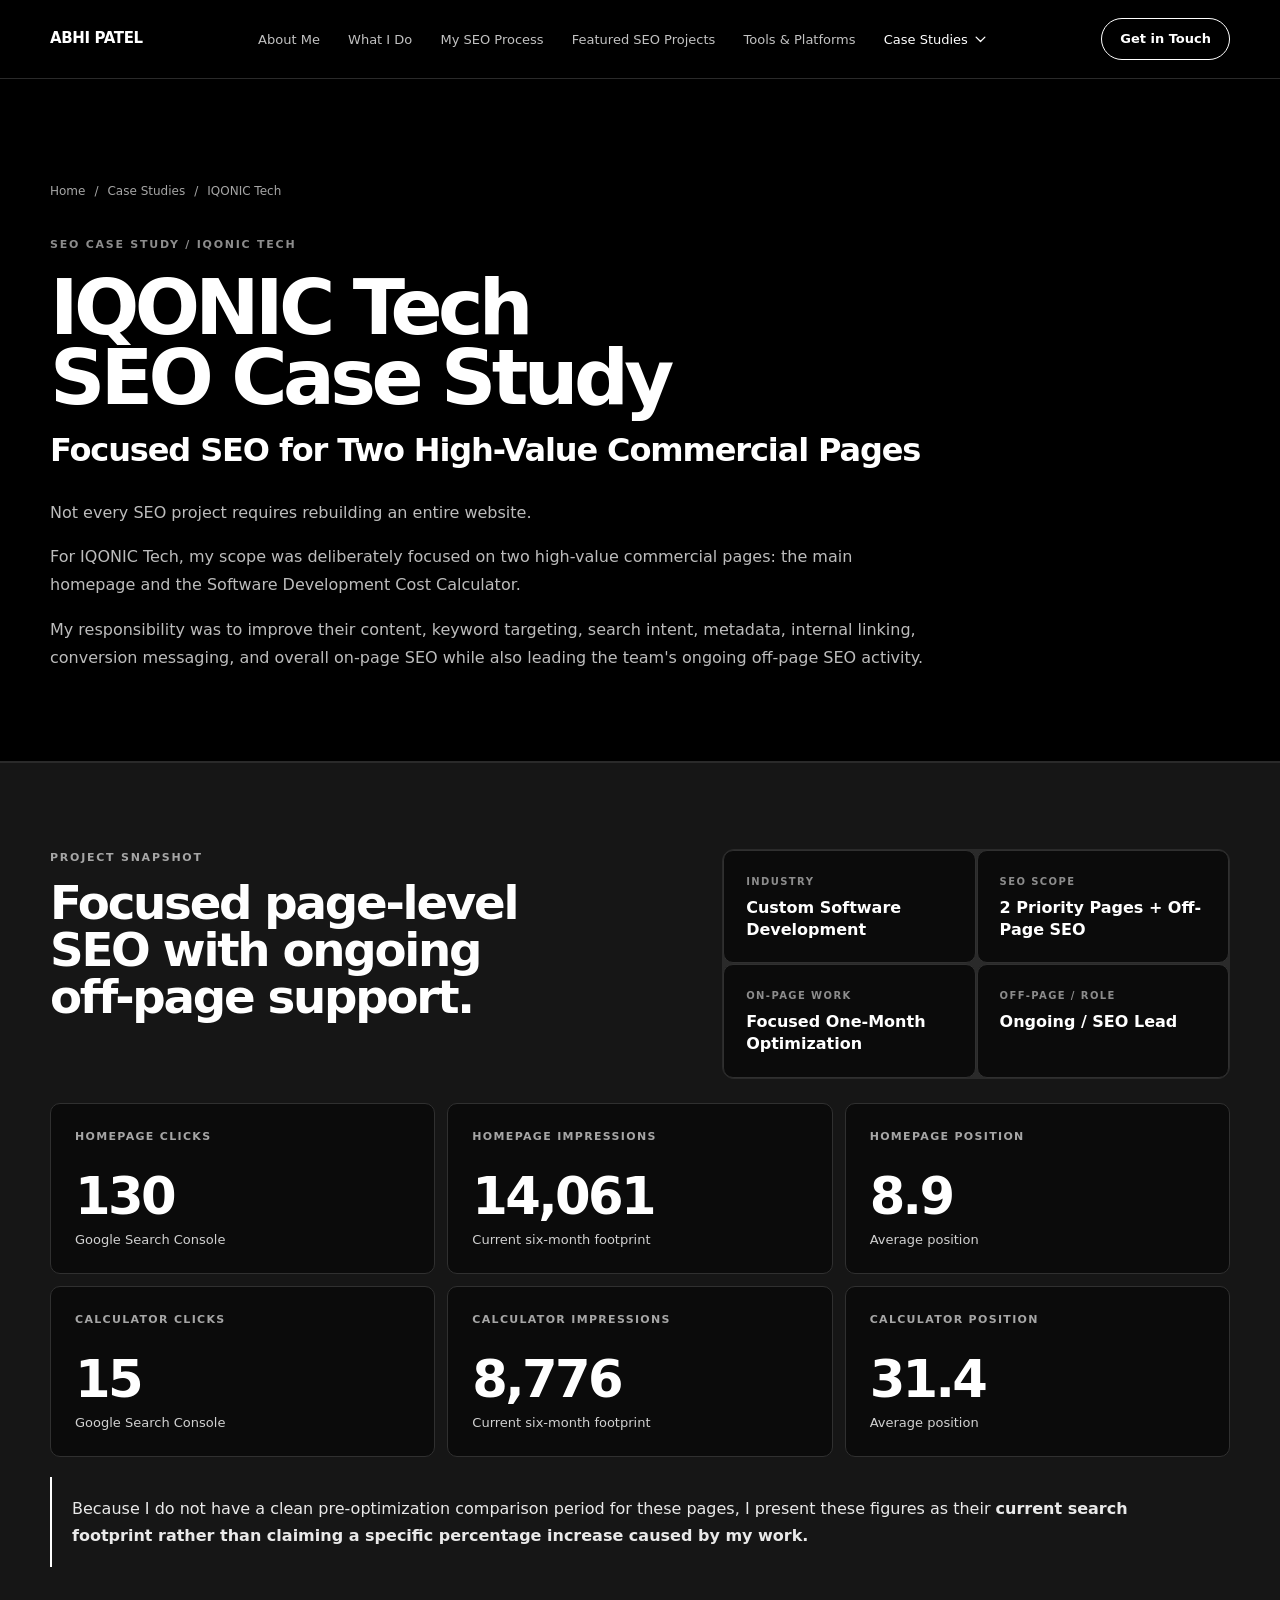
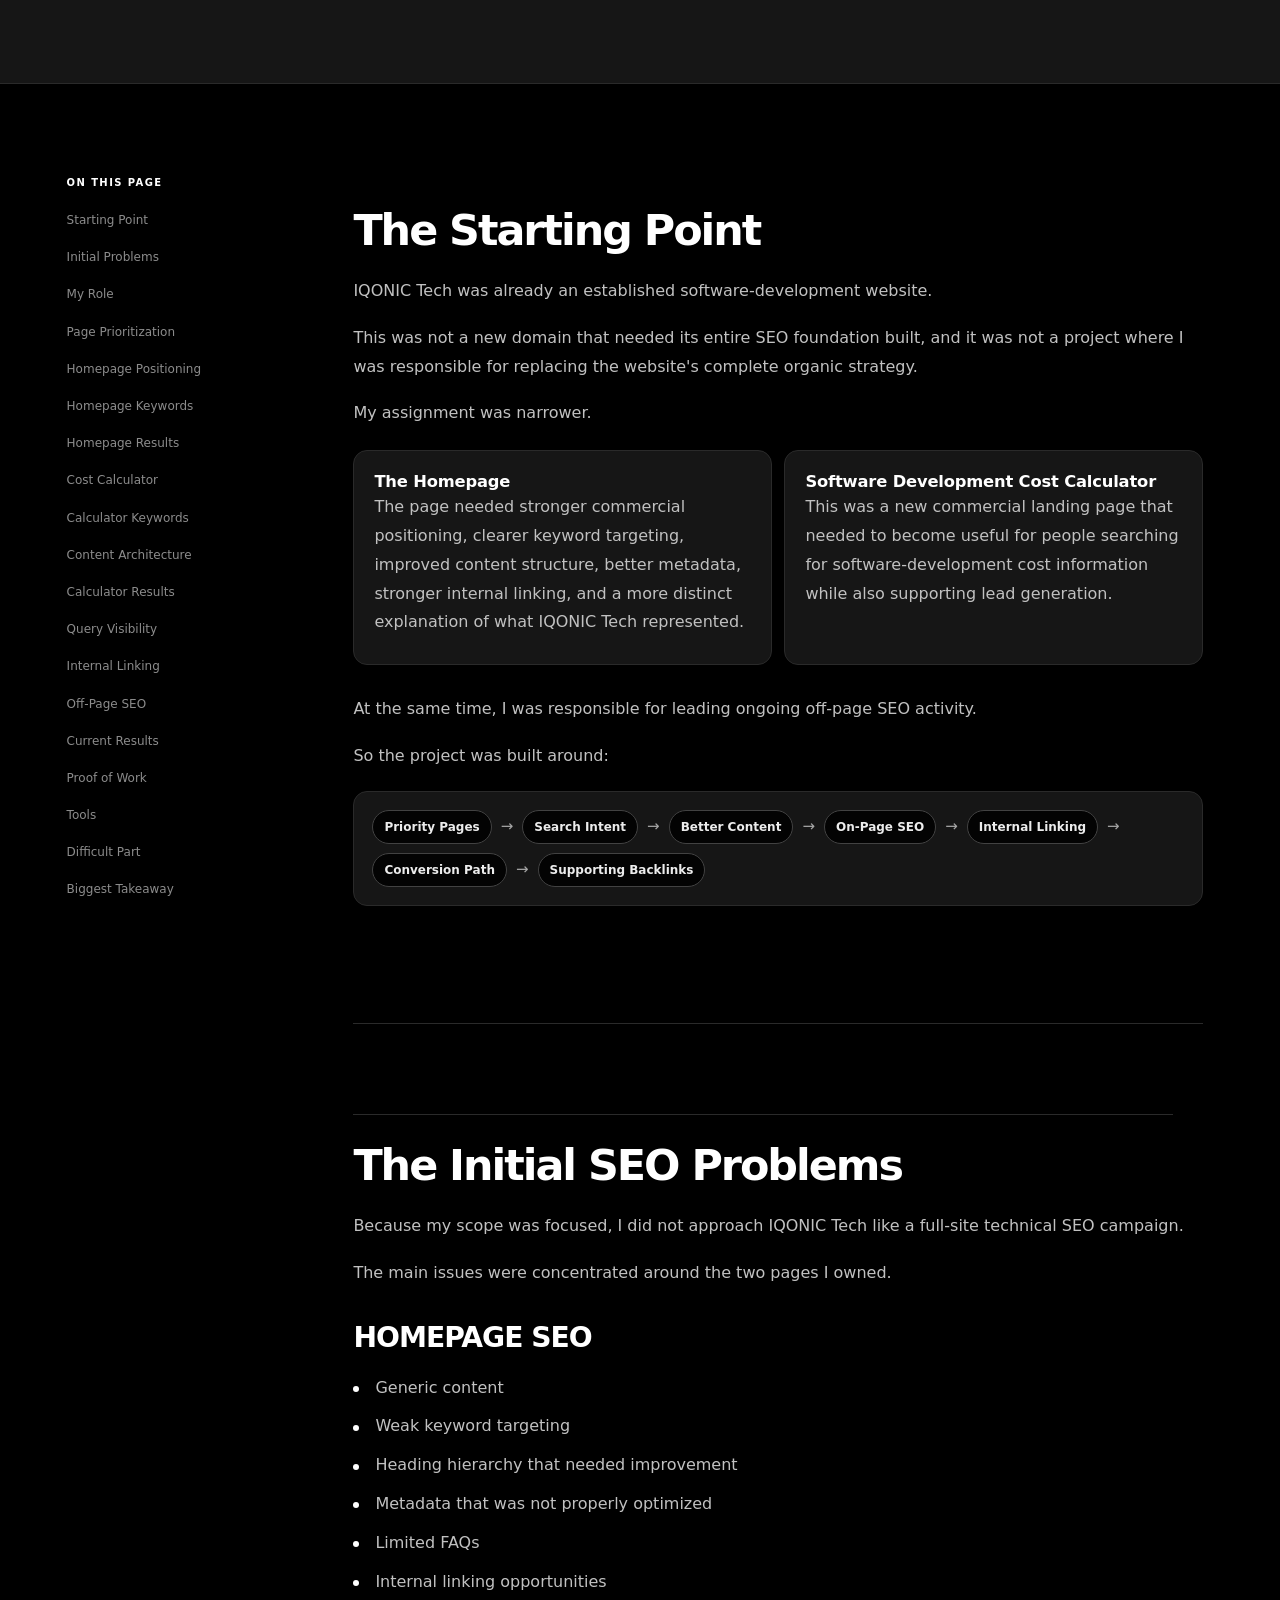
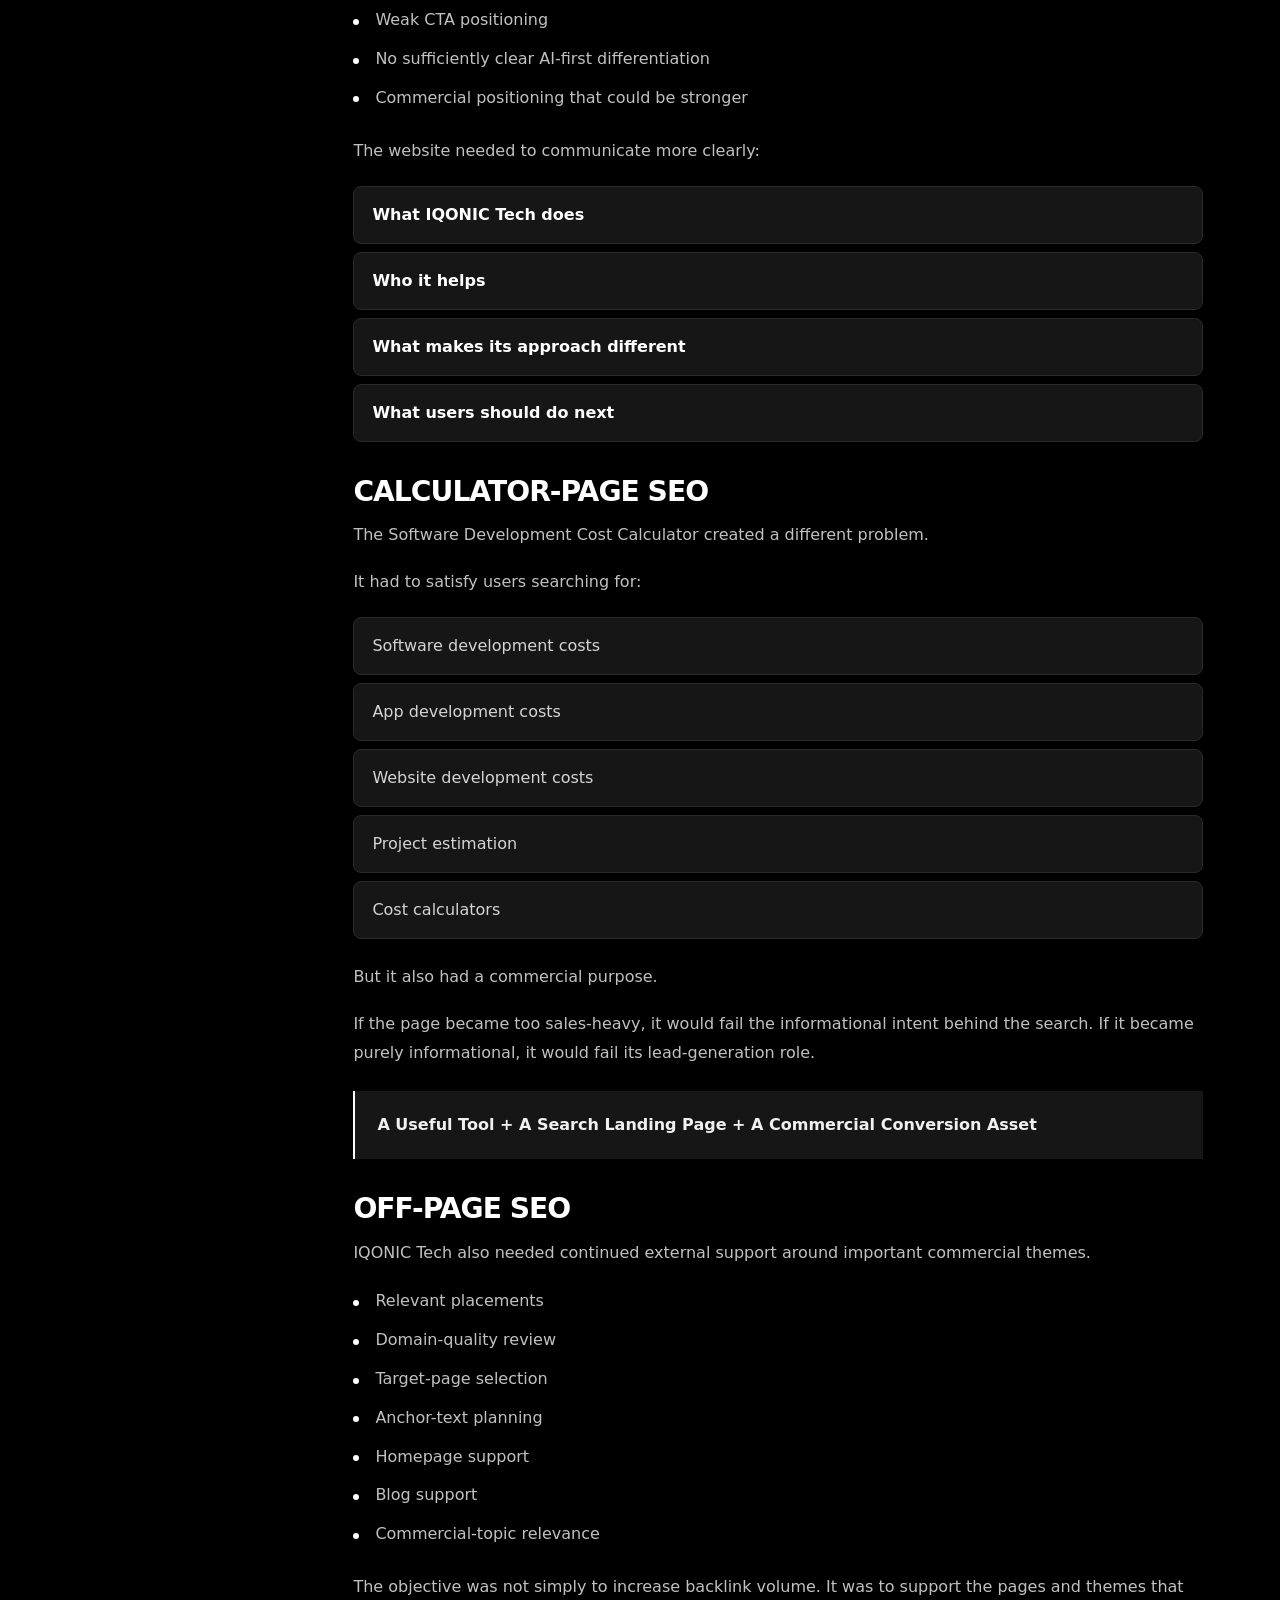
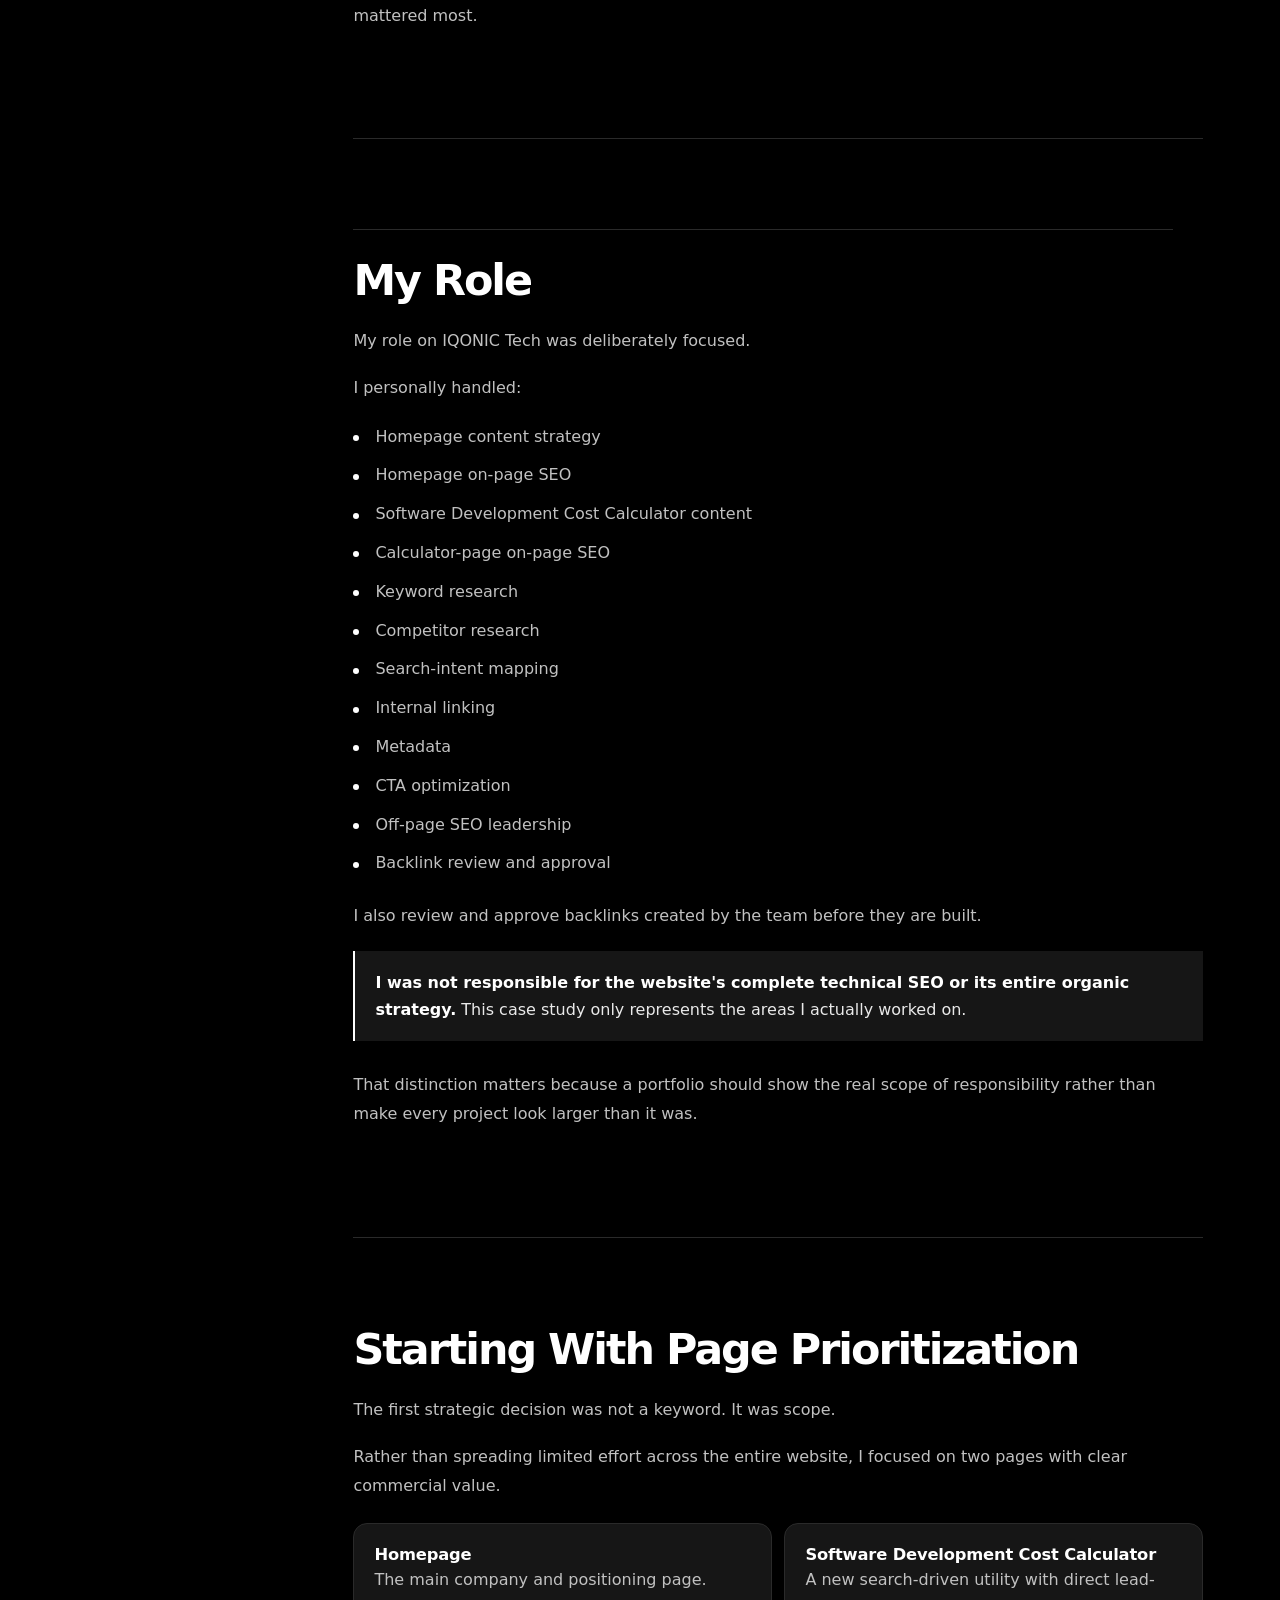
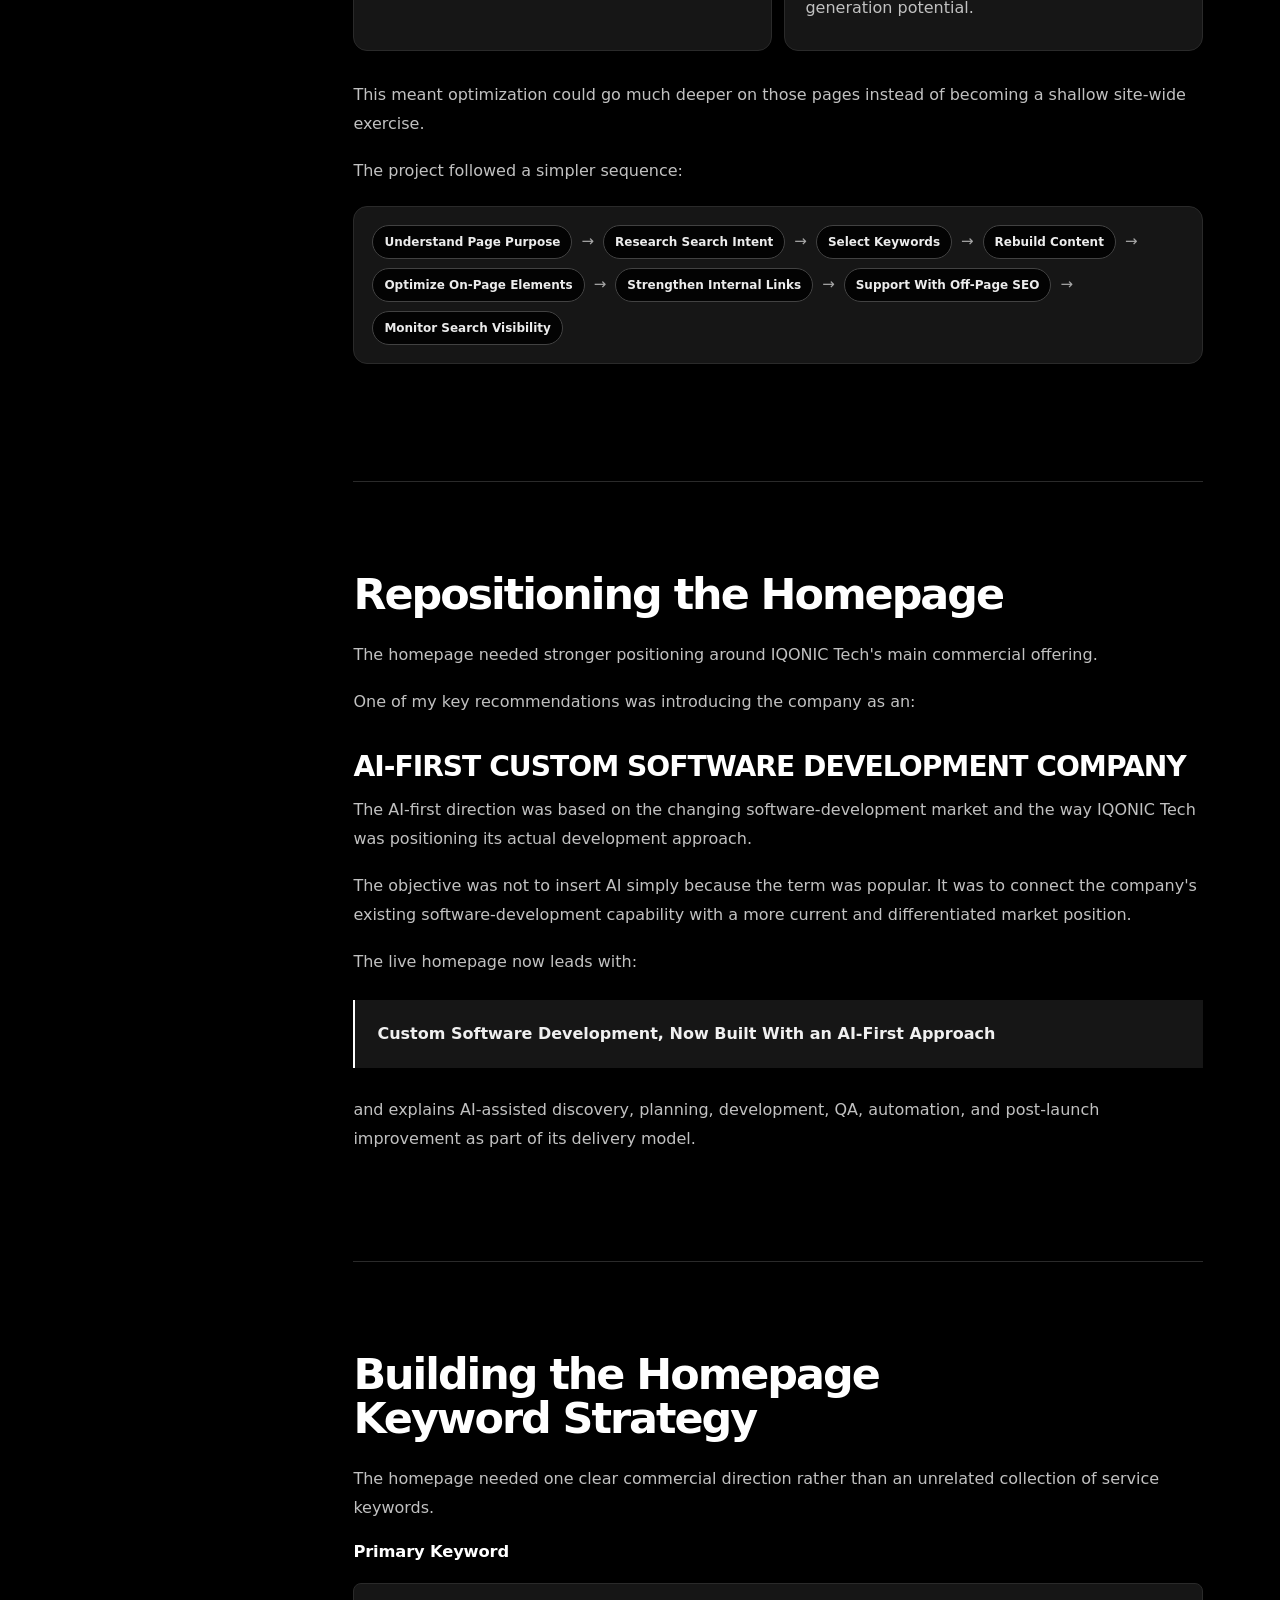
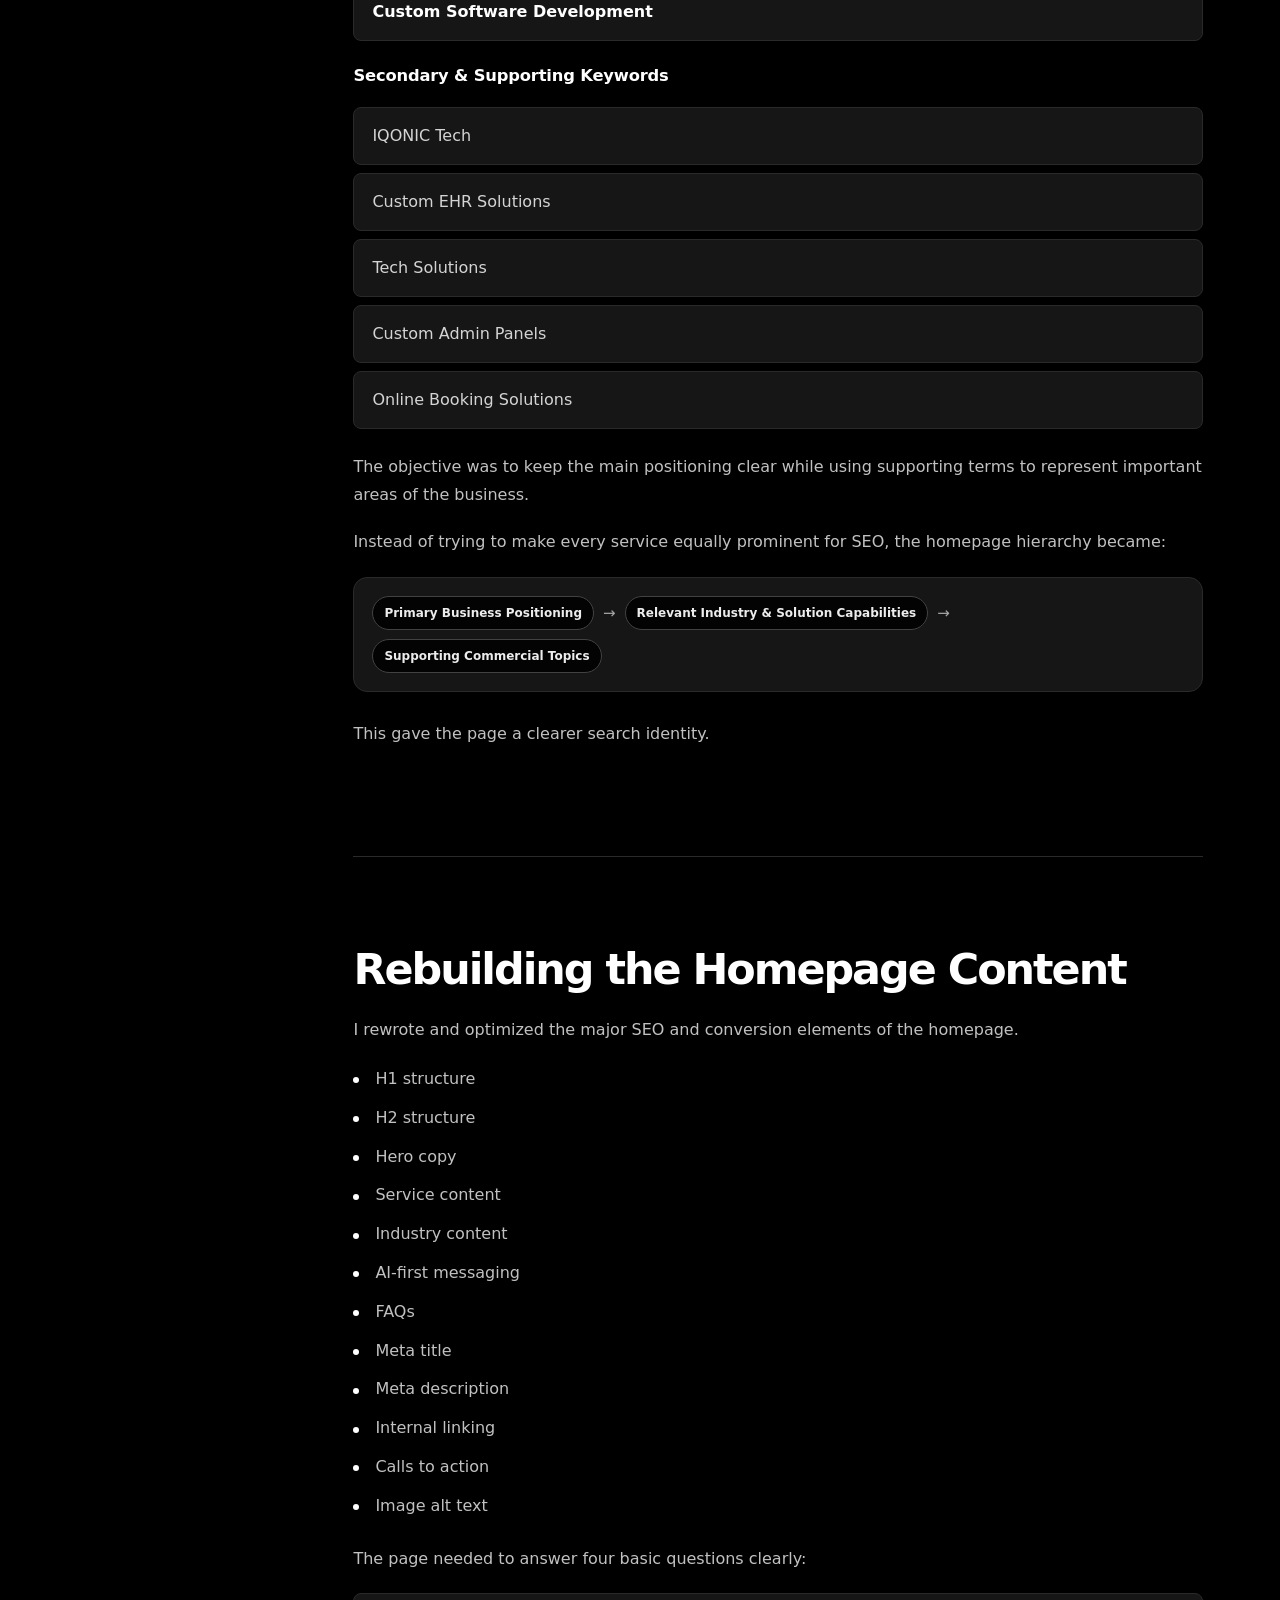
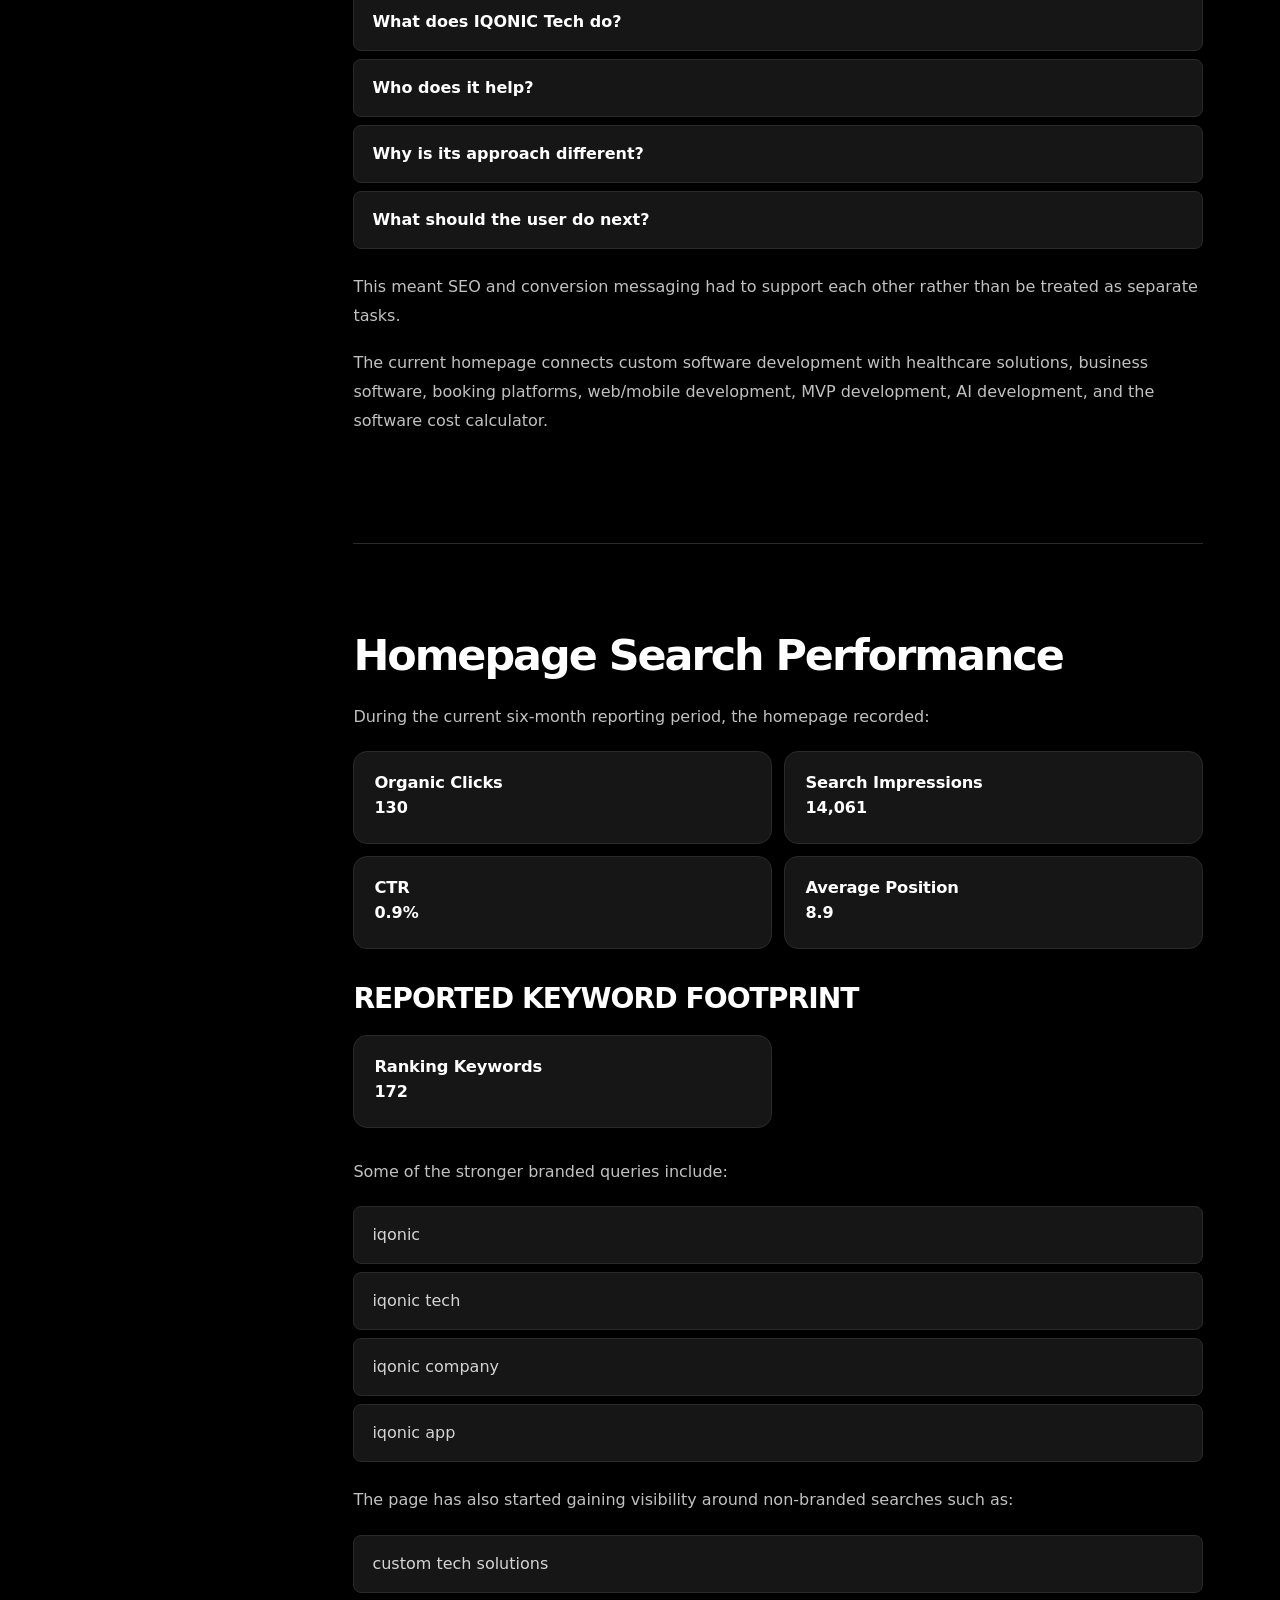
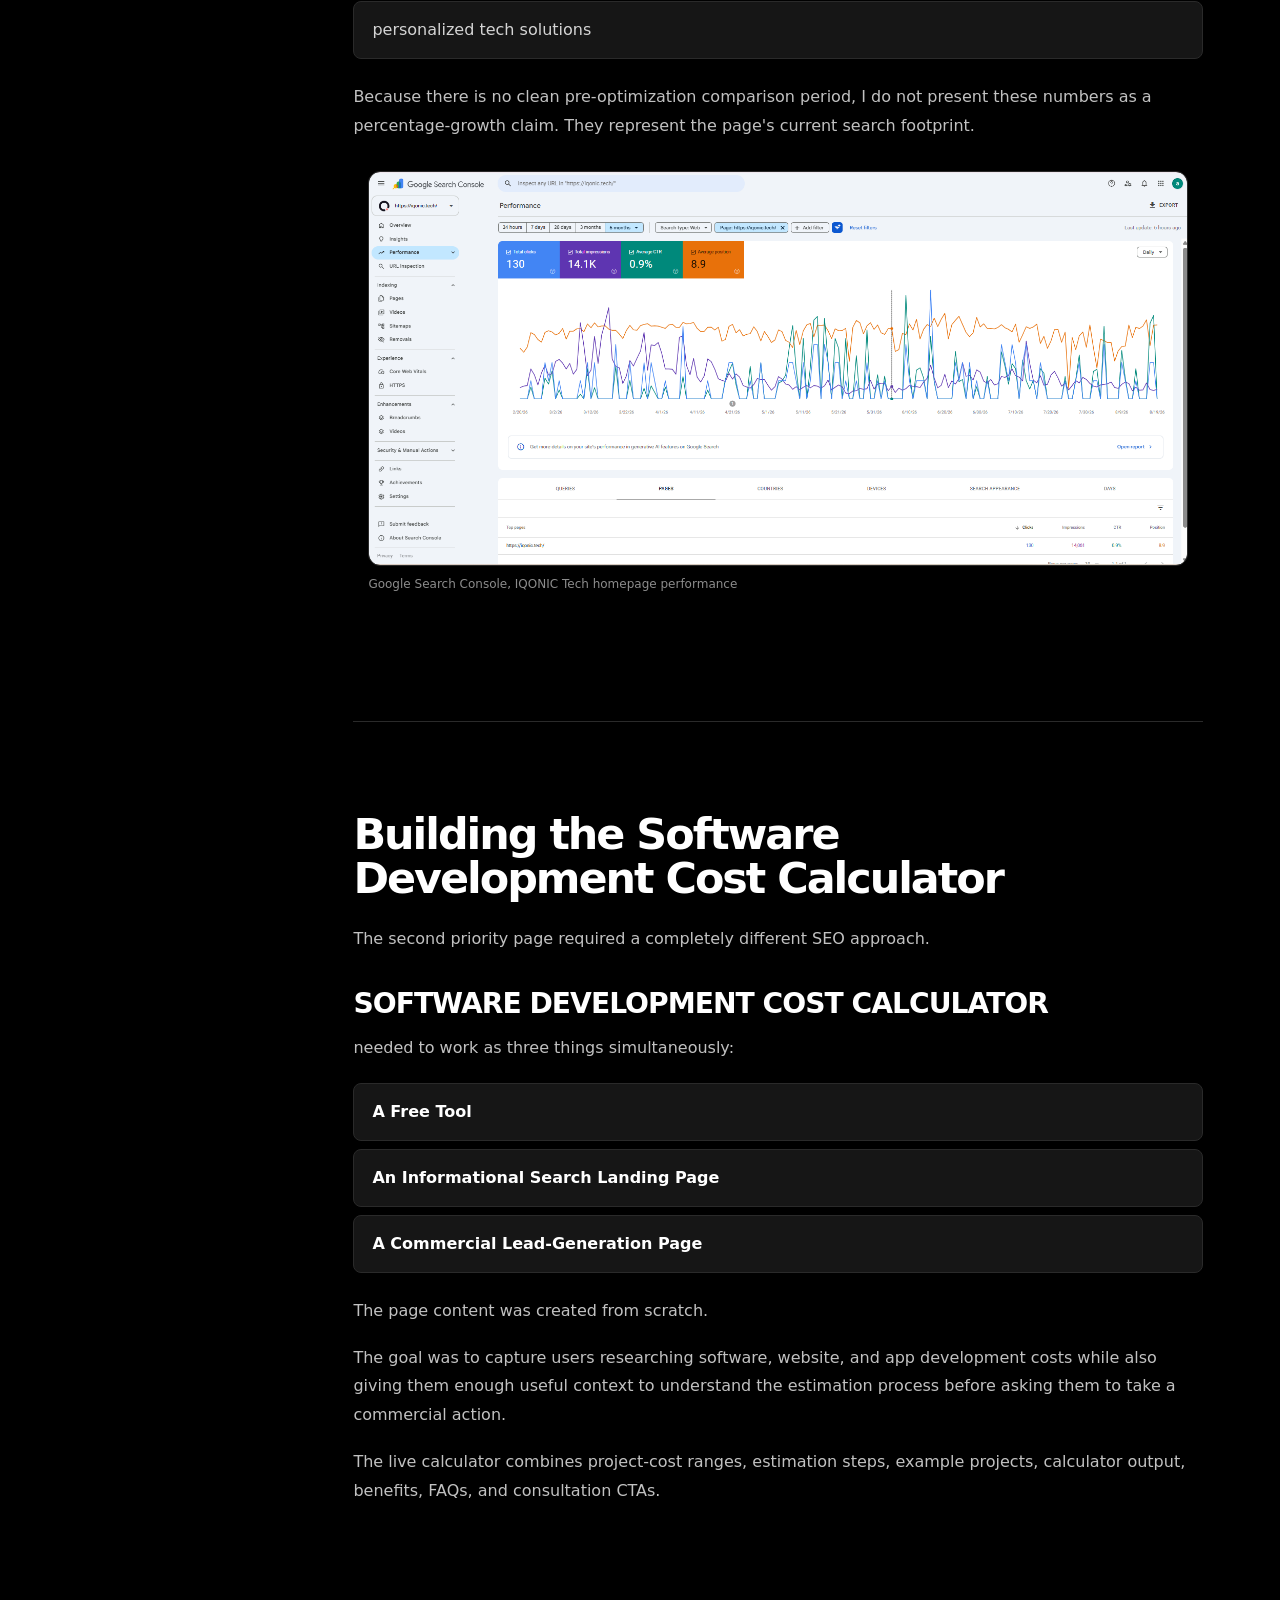
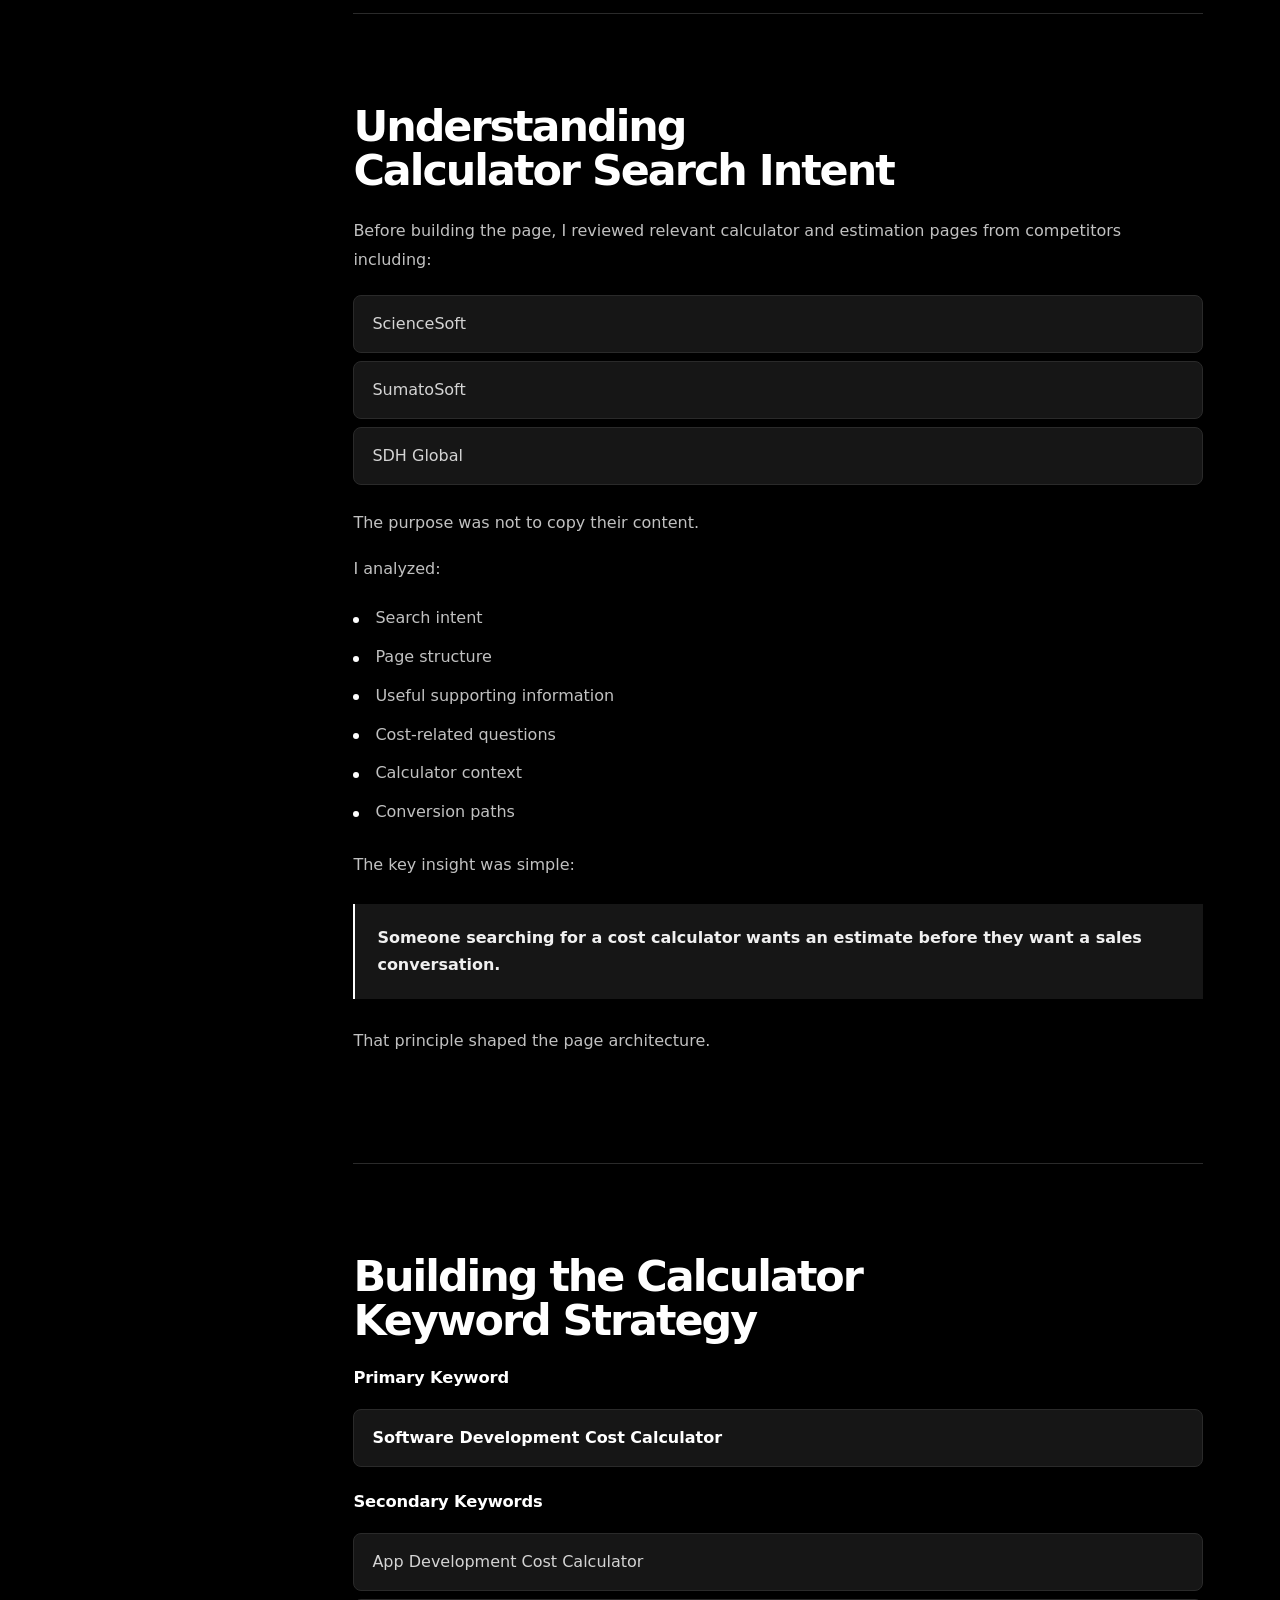
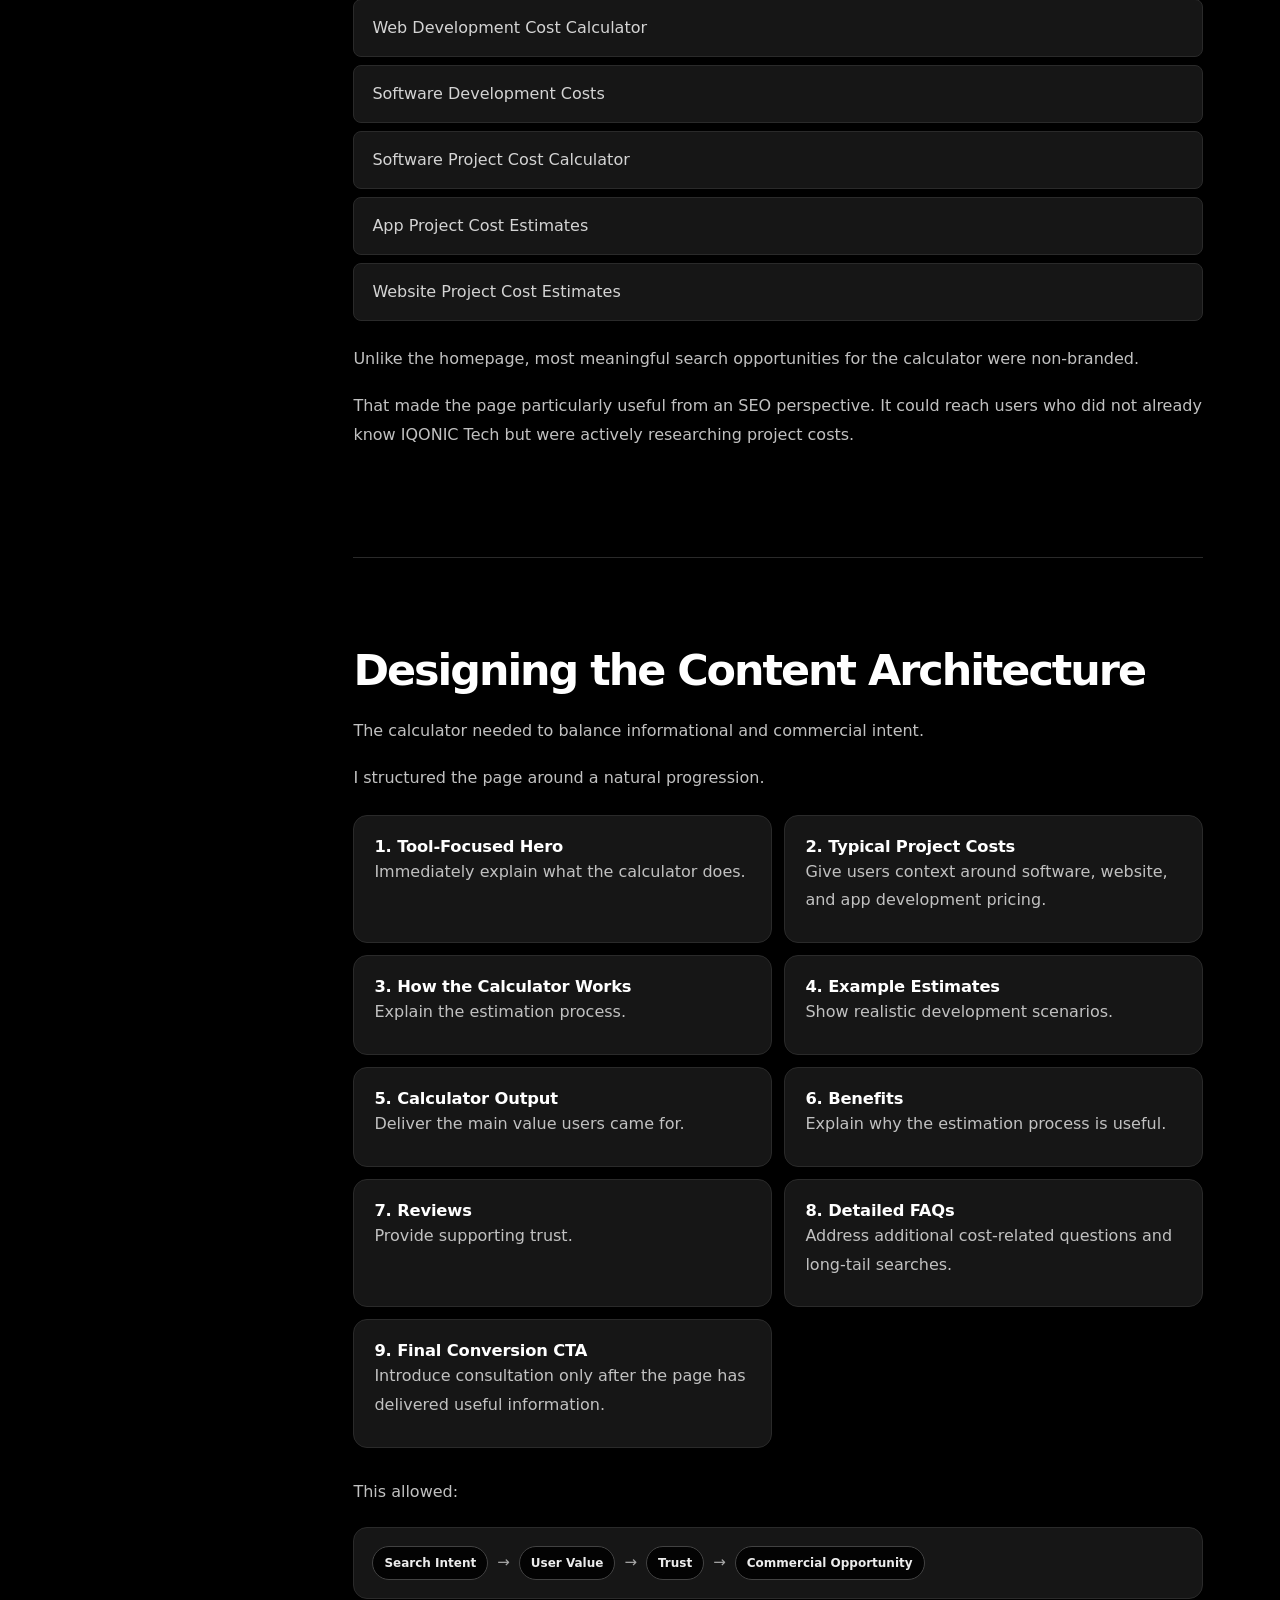
<file: case-studies/iqonic-tech.html>
<!DOCTYPE html>

<html lang="en">
<head>
<meta charset="utf-8"/>
<meta content="width=device-width, initial-scale=1.0" name="viewport"/>
<title>IQONIC Tech SEO Case Study | Abhi Patel</title>
<meta content="IQONIC Tech SEO case study by Abhi Patel, covering homepage SEO, software cost calculator optimization, search intent, internal linking, and off-page SEO." name="description"/>
<meta content="index,follow,max-image-preview:large" name="robots"/>
<meta content="#000000" name="theme-color"/>
<link rel="canonical" href="https://seo-abhi.github.io/portfolio/case-studies/iqonic-tech.html">
<style>
    :root {
      --bg: #000;
      --surface: #070707;
      --surface-2: #0b0b0b;
      --text: #fff;
      --copy: #d1d1d1;
      --muted: #9a9a9a;
      --muted-2: #707070;
      --line: #242424;
      --line-strong: #393939;
      --max: 1240px;
      --reading: 850px;
      --radius: 18px;
      --ease: 220ms ease;
    }

    * { box-sizing: border-box; margin: 0; padding: 0; }
    html { background: var(--bg); scroll-behavior: smooth; }
    body {
      min-height: 100vh;
      background: var(--bg);
      color: var(--text);
      font-family: Arial, Helvetica, sans-serif;
      font-size: 16px;
      line-height: 1.72;
      -webkit-font-smoothing: antialiased;
      text-rendering: optimizeLegibility;
      overflow-wrap: anywhere;
    }

    a { color: inherit; text-decoration: none; }
    img { display: block; max-width: 100%; height: auto; }
    ::selection { background: #fff; color: #000; }
    :focus-visible { outline: 2px solid #fff; outline-offset: 4px; }

    .container {
      width: min(calc(100% - 48px), var(--max));
      margin-inline: auto;
    }

    .skip-link {
      position: fixed;
      top: 12px;
      left: 12px;
      z-index: 9999;
      padding: 10px 14px;
      color: #000;
      background: #fff;
      border-radius: 8px;
      font-weight: 800;
      transform: translateY(-180%);
    }
    .skip-link:focus { transform: translateY(0); }

    /* Header */
    .site-header {
      position: sticky;
      top: 0;
      z-index: 1000;
      border-bottom: 1px solid rgba(255,255,255,.08);
      background: rgba(0,0,0,.88);
      backdrop-filter: blur(16px);
      -webkit-backdrop-filter: blur(16px);
    }
    .nav {
      min-height: 72px;
      display: flex;
      align-items: center;
      justify-content: space-between;
      gap: 24px;
    }
    .brand {
      font-size: 14px;
      font-weight: 900;
      letter-spacing: .025em;
      white-space: nowrap;
    }
    .nav-center {
      display: flex;
      align-items: center;
      gap: 26px;
    }
    .nav-center a {
      color: var(--muted);
      font-size: 13px;
      transition: color var(--ease);
    }
    .nav-center a:hover { color: #fff; }
    .nav-cta {
      min-height: 42px;
      display: inline-flex;
      align-items: center;
      padding: 0 18px;
      border: 1px solid #fff;
      border-radius: 999px;
      font-size: 13px;
      font-weight: 800;
      transition: background var(--ease), color var(--ease);
    }
    .nav-cta:hover { background: #fff; color: #000; }

    /* Hero */
    .hero {
      position: relative;
      overflow: hidden;
      border-bottom: 1px solid var(--line);
      padding: clamp(68px, 9vw, 128px) 0 clamp(70px, 9vw, 118px);
    }
    .hero::before {
      content: "";
      position: absolute;
      inset: 0;
      pointer-events: none;
      opacity: .32;
      background-image:
        linear-gradient(rgba(255,255,255,.055) 1px, transparent 1px),
        linear-gradient(90deg, rgba(255,255,255,.055) 1px, transparent 1px);
      background-size: 68px 68px;
      mask-image: linear-gradient(to bottom, #000 0%, transparent 92%);
    }
    .hero-inner {
      position: relative;
      z-index: 1;
    }
    .breadcrumb {
      display: flex;
      align-items: center;
      gap: 9px;
      margin-bottom: 34px;
      color: var(--muted);
      font-size: 12px;
    }
    .breadcrumb a:hover { color: #fff; }
    .eyebrow {
      margin-bottom: 18px;
      color: var(--muted);
      font-size: 11px;
      font-weight: 800;
      letter-spacing: .16em;
      text-transform: uppercase;
    }
    .hero h1 {
      max-width: 1080px;
      font-size: clamp(3.5rem, 8.4vw, 8.6rem);
      line-height: .88;
      letter-spacing: -.068em;
      font-weight: 900;
    }
    .hero-subtitle {
      max-width: 1000px;
      margin-top: 26px;
      color: #f2f2f2;
      font-size: clamp(1.35rem, 2.8vw, 2.25rem);
      line-height: 1.13;
      letter-spacing: -.032em;
      font-weight: 700;
    }
    .hero-copy {
      max-width: 900px;
      margin-top: 34px;
      display: grid;
      gap: 16px;
      color: var(--copy);
      font-size: clamp(1rem, 1.3vw, 1.12rem);
    }

    /* Snapshot */
    .snapshot {
      border-bottom: 1px solid var(--line);
      padding: clamp(58px, 7vw, 86px) 0;
    }
    .snapshot-top {
      display: grid;
      grid-template-columns: .8fr 1.2fr;
      gap: 48px;
      align-items: start;
    }
    .section-kicker {
      color: var(--muted);
      font-size: 11px;
      font-weight: 800;
      letter-spacing: .16em;
      text-transform: uppercase;
    }
    .snapshot h2 {
      margin-top: 12px;
      font-size: clamp(2.2rem, 5vw, 4.7rem);
      line-height: .96;
      letter-spacing: -.052em;
    }
    .snapshot-meta {
      display: grid;
      grid-template-columns: repeat(2, minmax(0,1fr));
      gap: 1px;
      border: 1px solid var(--line);
      border-radius: var(--radius);
      overflow: hidden;
      background: var(--line);
    }
    .meta-item {
      min-height: 105px;
      padding: 22px;
      background: var(--surface);
    }
    .meta-label {
      display: block;
      margin-bottom: 7px;
      color: var(--muted-2);
      font-size: 10px;
      font-weight: 800;
      letter-spacing: .14em;
      text-transform: uppercase;
    }
    .meta-value {
      font-size: 16px;
      line-height: 1.35;
      font-weight: 750;
    }

    .kpi-grid {
      display: grid;
      grid-template-columns: repeat(3, minmax(0,1fr));
      gap: 12px;
      margin-top: 24px;
    }
    .kpi {
      min-height: 170px;
      display: flex;
      flex-direction: column;
      justify-content: space-between;
      padding: 24px;
      border: 1px solid var(--line);
      border-radius: var(--radius);
      background: linear-gradient(145deg, #0b0b0b 0%, #040404 100%);
    }
    .kpi-label {
      color: var(--muted);
      font-size: 11px;
      font-weight: 800;
      letter-spacing: .12em;
      text-transform: uppercase;
    }
    .kpi-value {
      margin-top: 26px;
      font-size: clamp(2.1rem, 4vw, 4rem);
      line-height: .9;
      letter-spacing: -.052em;
      font-weight: 900;
    }
    .kpi-detail {
      margin-top: 12px;
      color: var(--copy);
      font-size: 13px;
      line-height: 1.4;
    }

    /* Article */
    .article {
      padding: clamp(70px, 8vw, 116px) 0 140px;
    }
    .article-layout {
      display: grid;
      grid-template-columns: 220px minmax(0, 1fr);
      gap: clamp(48px, 7vw, 100px);
      align-items: start;
    }
    .article-rail {
      position: sticky;
      top: 104px;
    }
    .rail-title {
      margin-bottom: 14px;
      color: var(--muted-2);
      font-size: 10px;
      letter-spacing: .14em;
      text-transform: uppercase;
      font-weight: 800;
    }
    .rail-links {
      display: grid;
      gap: 7px;
      list-style: none;
    }
    .rail-links a {
      display: block;
      padding: 7px 0;
      color: #7e7e7e;
      font-size: 12px;
      line-height: 1.35;
      transition: color var(--ease), transform var(--ease);
    }
    .rail-links a:hover {
      color: #fff;
      transform: translateX(3px);
    }

    .article-content {
      width: 100%;
      max-width: var(--reading);
    }

    .case-section {
      scroll-margin-top: 110px;
      padding: 0 0 clamp(64px, 8vw, 100px);
      margin-bottom: clamp(64px, 8vw, 100px);
      border-bottom: 1px solid var(--line);
    }
    .case-section:last-child {
      border-bottom: 0;
      margin-bottom: 0;
      padding-bottom: 0;
    }

    .case-section > h1 {
      margin-bottom: 30px;
      font-size: clamp(2.25rem, 5vw, 4.75rem);
      line-height: .98;
      letter-spacing: -.05em;
      font-weight: 880;
    }
    .case-section h2 {
      margin: 34px 0 14px;
      font-size: clamp(1.6rem, 3.1vw, 2.6rem);
      line-height: 1.05;
      letter-spacing: -.035em;
    }
    .case-section h3 {
      margin: 30px 0 12px;
      color: #fff;
      font-size: 13px;
      line-height: 1.4;
      letter-spacing: .11em;
      text-transform: uppercase;
      font-weight: 800;
    }
    .case-section p {
      margin: 0 0 18px;
      color: var(--copy);
      font-size: 16px;
      line-height: 1.78;
    }
    .case-section strong {
      color: #fff;
      font-weight: 800;
    }
    .case-section ul {
      margin: 20px 0 24px;
      display: grid;
      gap: 10px;
      list-style: none;
    }
    .case-section li {
      position: relative;
      padding-left: 22px;
      color: var(--copy);
      line-height: 1.62;
    }
    .case-section li::before {
      content: "";
      position: absolute;
      left: 0;
      top: .78em;
      width: 6px;
      height: 6px;
      border-radius: 50%;
      background: #fff;
    }

    /* Tools list */
    #tools-platforms-used .tools-list {
      grid-template-columns: repeat(2, minmax(0, 1fr));
      column-gap: 42px;
      row-gap: 12px;
      margin-top: 28px;
    }

    #tools-platforms-used .tools-list li {
      padding: 15px 18px 15px 38px;
      border: 1px solid var(--line);
      border-radius: 12px;
      background: var(--surface);
      color: #e3e3e3;
    }

    #tools-platforms-used .tools-list li::before {
      left: 18px;
      top: 1.55em;
      width: 6px;
      height: 6px;
    }

    .case-section blockquote {
      margin: 28px 0;
      padding: 20px 22px;
      border-left: 2px solid #fff;
      background: var(--surface);
      color: #fff;
    }

    /* Structured/problem sections */
    .case-section--structured > h2 {
      padding-top: 28px;
      border-top: 1px solid var(--line);
    }

    /* Keyword strategy */
    .keyword-strategy .keyword-list {
      display: grid;
      grid-template-columns: repeat(2, minmax(0, 1fr));
      gap: 10px 12px;
      margin: 14px 0 30px;
      padding: 0;
      list-style: none;
    }

    .keyword-strategy .keyword-list li {
      position: relative;
      min-height: 58px;
      display: flex;
      align-items: center;
      padding: 14px 18px 14px 42px;
      border: 1px solid var(--line);
      border-radius: 12px;
      background: var(--surface);
      color: #e6e6e6;
      font-size: 14px;
      line-height: 1.45;
    }

    .keyword-strategy .keyword-list li::before {
      content: "";
      position: absolute;
      left: 20px;
      top: 50%;
      width: 6px;
      height: 6px;
      border-radius: 50%;
      background: #fff;
      transform: translateY(-50%);
    }

    .keyword-strategy .keyword-list--primary {
      grid-template-columns: minmax(0, 1fr);
      max-width: 430px;
    }

    .keyword-strategy .keyword-list--primary li {
      min-height: 66px;
      font-size: 17px;
    }

    .keyword-strategy .keyword-objective {
      margin-top: 8px;
      padding: 20px 22px;
      border-left: 2px solid #fff;
      background: var(--surface);
      color: #f0f0f0;
    }

    /* Proof images */
    .evidence {
      margin: 36px 0 44px;
    }
    .evidence-frame {
      overflow: hidden;
      border: 1px solid var(--line-strong);
      border-radius: 16px;
      background: #f4f4f4;
    }
    .evidence img {
      width: 100%;
      height: auto;
    }
    .evidence figcaption {
      margin-top: 10px;
      color: var(--muted);
      font-size: 12px;
      line-height: 1.5;
    }

    /* Strong metric blocks inside results sections */
    #consolidating-the-streamit-ecosystem h2,
    #overall-seo-results h2,
    #homepage-growth h3,
    #another-brand-search-win h2 {
      margin-top: 26px;
    }

    /* Proof-of-work recap */
    #proof-of-work h3 {
      margin-top: 18px;
      padding: 18px 18px 0;
      border: 1px solid var(--line);
      border-bottom: 0;
      border-radius: 12px 12px 0 0;
      background: var(--surface);
    }
    #proof-of-work h3 + p {
      margin: 0 0 16px;
      padding: 0 18px 18px;
      border: 1px solid var(--line);
      border-top: 0;
      border-radius: 0 0 12px 12px;
      background: var(--surface);
      white-space: pre-line;
    }

    /* Takeaway */
    #my-biggest-takeaway {
      padding: clamp(42px, 6vw, 70px);
      border: 1px solid var(--line-strong);
      border-radius: 22px;
      background: linear-gradient(145deg, #0c0c0c 0%, #030303 100%);
    }
    #my-biggest-takeaway > h1 {
      max-width: 700px;
    }
    #my-biggest-takeaway p:last-child strong {
      display: block;
      margin-top: 26px;
      color: #fff;
      font-size: clamp(1.25rem, 2.5vw, 1.8rem);
      line-height: 1.35;
    }

    /* Footer */
    .footer {
      border-top: 1px solid var(--line);
      padding: 32px 0 46px;
    }
    .footer-inner {
      display: flex;
      align-items: center;
      justify-content: space-between;
      gap: 22px;
      color: var(--muted-2);
      font-size: 12px;
    }
    .footer-links {
      display: flex;
      gap: 18px;
    }
    .footer a:hover { color: #fff; }

    @media (max-width: 1050px) {
      .article-layout {
        grid-template-columns: 1fr;
      }
      .article-rail {
        display: none;
      }
      .article-content {
        max-width: 920px;
      }
      .snapshot-top {
        grid-template-columns: 1fr;
      }
    }

    @media (max-width: 820px) {
      .nav-center { display: none; }
      .kpi-grid { grid-template-columns: repeat(2, minmax(0,1fr)); }
    }

    @media (max-width: 620px) {
      .container { width: min(calc(100% - 28px), var(--max)); }
      .nav-cta { display: none; }
      .hero {
        padding: 52px 0 64px;
      }
      .hero h1 {
        font-size: clamp(3.15rem, 17vw, 5.6rem);
      }
      .hero-subtitle {
        font-size: 1.42rem;
      }
      .snapshot-meta {
        grid-template-columns: 1fr;
      }
      .kpi-grid {
        grid-template-columns: 1fr;
      }
      .kpi {
        min-height: 145px;
      }
      .article {
        padding-top: 64px;
      }
      .case-section > h1 {
        font-size: clamp(2.25rem, 12vw, 3.6rem);
      }
      .case-section p,
      .case-section li {
        font-size: 15px;
      }

      #tools-platforms-used .tools-list {
        grid-template-columns: 1fr;
        gap: 10px;
      }

      .keyword-strategy .keyword-list {
        grid-template-columns: 1fr;
      }

      .keyword-strategy .keyword-list--primary {
        max-width: none;
      }

      .link-flow-grid,
      .status-list,
      .compact-keyword-list {
        grid-template-columns: 1fr;
      }

      .link-flow-card {
        padding: 18px;
      }

      .horizontal-flow {
        padding: 16px;
      }
      #my-biggest-takeaway {
        padding: 28px 22px;
        border-radius: 16px;
      }
      .footer-inner {
        flex-direction: column;
        align-items: flex-start;
      }
    }

    @media (prefers-reduced-motion: reduce) {
      html { scroll-behavior: auto; }
      *, *::before, *::after {
        animation-duration: .01ms !important;
        animation-iteration-count: 1 !important;
        transition-duration: .01ms !important;
      }
    }
  

    /* Internal-linking and process flows */
    .link-flow-grid {
      display: grid;
      grid-template-columns: repeat(2, minmax(0, 1fr));
      gap: 14px;
      margin: 28px 0 30px;
    }

    .link-flow-card {
      padding: 22px;
      border: 1px solid var(--line);
      border-radius: 14px;
      background: var(--surface);
    }

    .link-flow-card h3 {
      margin: 0 0 16px;
    }

    .link-flow-steps,
    .horizontal-flow {
      display: flex;
      flex-wrap: wrap;
      align-items: center;
      gap: 9px;
    }

    .link-flow-steps span:not(.flow-arrow),
    .horizontal-flow span:not(.flow-arrow) {
      display: inline-flex;
      align-items: center;
      min-height: 34px;
      padding: 7px 11px;
      border: 1px solid var(--line-strong);
      border-radius: 999px;
      background: #030303;
      color: #ececec;
      font-size: 12px;
      line-height: 1.35;
      font-weight: 700;
    }

    .flow-arrow {
      color: var(--muted);
      font-size: 15px;
      line-height: 1;
    }

    .horizontal-flow {
      margin: 20px 0 28px;
      padding: 18px;
      border: 1px solid var(--line);
      border-radius: 14px;
      background: var(--surface);
    }

    .status-list {
      grid-template-columns: repeat(2, minmax(0, 1fr));
      gap: 10px 12px !important;
      margin: 18px 0 24px !important;
    }

    .status-list li {
      padding: 15px 18px 15px 40px !important;
      border: 1px solid var(--line);
      border-radius: 12px;
      background: var(--surface);
    }

    .compact-keyword-list {
      grid-template-columns: repeat(2, minmax(0, 1fr));
      gap: 10px 12px !important;
      margin: 18px 0 26px !important;
    }

    .compact-keyword-list li {
      padding: 15px 18px 15px 40px !important;
      border: 1px solid var(--line);
      border-radius: 12px;
      background: var(--surface);
    }


    /* Internal-linking and process flows */
    .link-flow-grid {
      display: grid;
      grid-template-columns: repeat(2, minmax(0, 1fr));
      gap: 14px;
      margin: 28px 0 30px;
    }

    .link-flow-card {
      padding: 22px;
      border: 1px solid var(--line);
      border-radius: 14px;
      background: var(--surface);
    }

    .link-flow-card h3 {
      margin: 0 0 16px;
    }

    .link-flow-steps,
    .horizontal-flow {
      display: flex;
      flex-wrap: wrap;
      align-items: center;
      gap: 9px;
    }

    .link-flow-steps span:not(.flow-arrow),
    .horizontal-flow span:not(.flow-arrow) {
      display: inline-flex;
      align-items: center;
      min-height: 34px;
      padding: 7px 11px;
      border: 1px solid var(--line-strong);
      border-radius: 999px;
      background: #030303;
      color: #ececec;
      font-size: 12px;
      line-height: 1.35;
      font-weight: 700;
    }

    .flow-arrow {
      color: var(--muted);
      font-size: 15px;
      line-height: 1;
    }

    .horizontal-flow {
      margin: 20px 0 28px;
      padding: 18px;
      border: 1px solid var(--line);
      border-radius: 14px;
      background: var(--surface);
    }

    .status-list {
      grid-template-columns: repeat(2, minmax(0, 1fr));
      gap: 10px 12px !important;
      margin: 18px 0 24px !important;
    }

    .status-list li,
    .compact-keyword-list li {
      padding: 15px 18px 15px 40px !important;
      border: 1px solid var(--line);
      border-radius: 12px;
      background: var(--surface);
    }

    .compact-keyword-list {
      grid-template-columns: repeat(2, minmax(0, 1fr));
      gap: 10px 12px !important;
      margin: 18px 0 26px !important;
    }

    /* Earthly Jewels result sections */
    #overall-seo-results h2,
    #keyword-growth-example h2,
    #collection-page-growth h2 {
      margin-top: 26px;
    }

    /* Compact flow statements */
    .flow-statement {
      margin: 24px 0 28px;
      padding: 20px 22px;
      border-left: 2px solid #fff;
      background: var(--surface);
      color: #f0f0f0;
      font-weight: 700;
    }

    /* Tinyfacets structured keyword architecture */
    .keyword-architecture {
      display: grid;
      grid-template-columns: repeat(2, minmax(0, 1fr));
      gap: 12px;
      margin: 20px 0 30px;
    }

    .keyword-architecture-card {
      padding: 20px;
      border: 1px solid var(--line);
      border-radius: 14px;
      background: var(--surface);
    }

    .keyword-architecture-card h3 {
      margin: 0 0 8px;
    }

    .keyword-architecture-card p {
      margin: 0;
      font-size: 14px;
    }

    /* Search-result mini cards */
    .result-mini-grid {
      display: grid;
      grid-template-columns: repeat(2, minmax(0, 1fr));
      gap: 12px;
      margin: 20px 0 28px;
    }

    .result-mini-card {
      padding: 20px;
      border: 1px solid var(--line);
      border-radius: 14px;
      background: var(--surface);
    }

    .result-mini-card h3 {
      margin: 0 0 12px;
    }

    .result-mini-card p {
      margin: 0 0 6px;
      font-size: 14px;
    }

    /* Screenshot placeholders, ready for future proof images */
    .evidence-placeholder {
      margin: 34px 0 44px;
      padding: clamp(28px, 5vw, 52px);
      border: 1px dashed var(--line-strong);
      border-radius: 16px;
      background:
        linear-gradient(135deg, rgba(255,255,255,.025), rgba(255,255,255,0)),
        var(--surface);
      text-align: center;
    }

    .evidence-placeholder .placeholder-label {
      display: block;
      margin-bottom: 10px;
      color: #fff;
      font-size: 12px;
      font-weight: 800;
      letter-spacing: .12em;
      text-transform: uppercase;
    }

    .evidence-placeholder .placeholder-copy {
      max-width: 660px;
      margin: 0 auto;
      color: var(--muted);
      font-size: 13px;
      line-height: 1.6;
    }

    .evidence-placeholder figcaption {
      margin-top: 16px;
      color: var(--muted-2);
      font-size: 12px;
      line-height: 1.5;
    }

    /* Learnings */
    .learning-grid {
      display: grid;
      grid-template-columns: repeat(2, minmax(0, 1fr));
      gap: 12px;
      margin: 22px 0 28px;
    }

    .learning-item {
      padding: 18px 20px;
      border: 1px solid var(--line);
      border-radius: 12px;
      background: var(--surface);
      color: #e7e7e7;
      font-size: 14px;
      font-weight: 700;
      line-height: 1.45;
    }

    @media (max-width: 620px) {
      .keyword-architecture,
      .result-mini-grid,
      .learning-grid {
        grid-template-columns: 1fr;
      }
    }

    /* Final indexing-status card fix */
    .status-list {
      list-style: none !important;
      padding-left: 0 !important;
    }

    .status-list li {
      list-style: none !important;
      padding: 16px 18px !important;
      display: flex;
      align-items: center;
      min-height: 58px;
    }

    .status-list li::before,
    .status-list li::marker {
      content: none !important;
      display: none !important;
    }

  
    /* Jewelite specific structured blocks */
    .team-grid,
    .schema-grid,
    .trust-grid,
    .keyword-architecture,
    .result-mini-grid,
    .learning-grid {
      display: grid;
      grid-template-columns: repeat(2, minmax(0, 1fr));
      gap: 12px;
      margin: 20px 0 30px;
    }

    .team-card,
    .schema-card,
    .trust-card,
    .keyword-architecture-card,
    .result-mini-card,
    .learning-item {
      padding: 20px;
      border: 1px solid var(--line);
      border-radius: 14px;
      background: var(--surface);
    }

    .team-card h3,
    .schema-card h3,
    .trust-card h3,
    .keyword-architecture-card h3,
    .result-mini-card h3 {
      margin: 0 0 9px;
    }

    .team-card p,
    .schema-card p,
    .trust-card p,
    .keyword-architecture-card p,
    .result-mini-card p {
      margin: 0;
      font-size: 14px;
    }

    .learning-item {
      color: #e7e7e7;
      font-size: 14px;
      font-weight: 700;
      line-height: 1.45;
    }

    .metric-note {
      margin: 18px 0 28px;
      padding: 18px 20px;
      border-left: 2px solid #fff;
      background: var(--surface);
      color: #e8e8e8;
    }

    .code-sample {
      margin: 16px 0 24px;
      padding: 16px 18px;
      overflow-x: auto;
      border: 1px solid var(--line);
      border-radius: 12px;
      background: #050505;
      color: #f0f0f0;
      font-family: Consolas, Monaco, "Courier New", monospace;
      font-size: 13px;
      line-height: 1.6;
      white-space: pre-wrap;
      word-break: break-word;
    }

    .proof-list {
      display: grid;
      gap: 10px;
      margin: 20px 0 30px;
    }

    .proof-item {
      padding: 16px 18px;
      border: 1px solid var(--line);
      border-radius: 12px;
      background: var(--surface);
    }

    .proof-item strong {
      display: block;
      margin-bottom: 4px;
    }

    @media (max-width: 620px) {
      .team-grid,
      .schema-grid,
      .trust-grid,
      .keyword-architecture,
      .result-mini-grid,
      .learning-grid {
        grid-template-columns: 1fr;
      }
    }

    /* IQONIC Tech focused-scope additions */
    .scope-grid,
    .page-result-grid,
    .query-grid,
    .learning-grid {
      display: grid;
      grid-template-columns: repeat(2, minmax(0, 1fr));
      gap: 12px;
      margin: 22px 0 30px;
    }

    .scope-card,
    .page-result-card,
    .query-card,
    .learning-item {
      padding: 20px;
      border: 1px solid var(--line);
      border-radius: 14px;
      background: var(--surface);
    }

    .scope-card h3,
    .page-result-card h3,
    .query-card h3 {
      margin: 0 0 10px;
    }

    .scope-card p,
    .page-result-card p,
    .query-card p {
      margin: 0 0 7px;
      font-size: 14px;
    }

    .query-card .query-name {
      margin-bottom: 14px;
      color: #fff;
      font-weight: 800;
      line-height: 1.4;
    }

    .query-card .query-metrics {
      display: grid;
      grid-template-columns: repeat(2, minmax(0, 1fr));
      gap: 8px;
    }

    .query-card .query-metrics span {
      display: block;
      padding: 9px 10px;
      border: 1px solid var(--line);
      border-radius: 10px;
      color: #dcdcdc;
      font-size: 12px;
      line-height: 1.35;
    }

    .scope-note,
    .metric-note {
      margin: 20px 0 30px;
      padding: 18px 20px;
      border-left: 2px solid #fff;
      background: var(--surface);
      color: #e9e9e9;
      line-height: 1.7;
    }

    .proof-list {
      display: grid;
      gap: 10px;
      margin: 20px 0 30px;
    }

    .proof-item {
      padding: 16px 18px;
      border: 1px solid var(--line);
      border-radius: 12px;
      background: var(--surface);
    }

    .proof-item strong {
      display: block;
      margin-bottom: 4px;
    }

    .landing-page-callout {
      margin: 22px 0 30px;
      padding: 20px;
      border: 1px solid var(--line-strong);
      border-radius: 14px;
      background: var(--surface);
    }

    .landing-page-callout h3 {
      margin: 0 0 10px;
    }

    .landing-page-callout p {
      margin: 0;
    }

    @media (max-width: 620px) {
      .scope-grid,
      .page-result-grid,
      .query-grid,
      .learning-grid {
        grid-template-columns: 1fr;
      }

      .query-card .query-metrics {
        grid-template-columns: 1fr 1fr;
      }
    }
</style>
<script type="application/ld+json">
  {
    "@context": "https://schema.org",
    "@type": "Article",
    "headline": "Focused SEO for Two High-Value Commercial Pages",
    "about": "SEO case study for IQONIC Tech",
    "author": {
      "@type": "Person",
      "name": "Abhi Patel",
      "jobTitle": "SEO Specialist"
    }
  }
  </script>
<meta content="Abhi Patel" name="author"/><meta content="article" property="og:type"/><meta content="IQONIC Tech SEO Case Study | Abhi Patel" property="og:title"/><meta content="IQONIC Tech SEO case study by Abhi Patel, covering homepage SEO, software cost calculator optimization, search intent, internal linking, and off-page SEO." property="og:description"/><meta content="Abhi Patel SEO Portfolio" property="og:site_name"/><meta content="summary_large_image" name="twitter:card"/><meta content="IQONIC Tech SEO Case Study | Abhi Patel" name="twitter:title"/><meta content="IQONIC Tech SEO case study by Abhi Patel, covering homepage SEO, software cost calculator optimization, search intent, internal linking, and off-page SEO." name="twitter:description"/><link href="../assets/favicon.svg" rel="icon" type="image/svg+xml"/><link href="../assets/css/site-shell.css" rel="stylesheet"/><link href="../assets/css/design-refresh.css" rel="stylesheet"/><script defer="True" src="../assets/js/site-shell.js"></script><!-- Run finalize-domain.py with the real production domain before launch to inject canonicals, og:url, og:image, BreadcrumbList and sitemap.xml. --></head>
<body data-page="case-study" id="top">
<a class="skip-link" href="#main">Skip to content</a>
<header class="global-header"><div class="global-shell global-header-inner">
<a class="global-brand" href="../index.html">ABHI PATEL</a>
<button aria-controls="global-primary-nav" aria-expanded="false" aria-label="Open navigation" class="global-menu-toggle" type="button"><span></span></button>
<nav aria-label="Primary navigation" class="global-nav" id="global-primary-nav"><ul class="global-nav-list">
<li><a class="global-nav-link" href="../index.html#about">About Me</a></li>
<li><a class="global-nav-link" href="../index.html#what-i-do">What I Do</a></li>
<li><a class="global-nav-link" href="../index.html#process">My SEO Process</a></li>
<li><a class="global-nav-link" href="../index.html#projects">Featured SEO Projects</a></li>
<li><a class="global-nav-link" href="../index.html#tools">Tools &amp; Platforms</a></li>
<li class="global-case-menu is-current"><button aria-controls="global-case-dropdown" aria-expanded="false" aria-haspopup="true" class="global-case-trigger" type="button"><span>Case Studies</span><svg aria-hidden="true" class="global-case-chevron" viewbox="0 0 12 8"><path d="M1 1.25 6 6.25 11 1.25" fill="none" stroke="currentColor" stroke-linecap="round" stroke-linejoin="round" stroke-width="1.5"></path></svg></button><div class="global-case-dropdown" id="global-case-dropdown"><a class="global-all-cases" href="../seo-case-studies.html">All Case Studies</a><a href="earthly-jewels.html">Earthly Jewels</a><a href="streamit.html">Streamit</a><a href="tinyfacets.html">Tinyfacets</a><a href="jewelite.html">Jewelite</a><a aria-current="page" href="iqonic-tech.html">IQONIC Tech</a><a href="kivicare.html">KiviCare</a><a href="iqonic-agency.html">IQONIC Agency</a><a href="bitrix-theme.html">Bitrix Theme</a><a href="allclonescript.html">AllCloneScript</a><a href="coinremitter.html">CoinRemitter</a></div></li>
</ul></nav><a class="global-contact" href="mailto:abhiaj1125@gmail.com">Get in Touch</a></div></header>
<main id="main">
<section class="hero">
<div class="container hero-inner">
<nav aria-label="Breadcrumb" class="breadcrumb">
<a href="../index.html">Home</a>
<span>/</span>
<a href="../seo-case-studies.html">Case Studies</a>
<span>/</span>
<span>IQONIC Tech</span>
</nav>
<div class="eyebrow">SEO Case Study / IQONIC Tech</div>
<h1>IQONIC Tech SEO Case Study</h1>
<div class="hero-subtitle">Focused SEO for Two High-Value Commercial Pages</div>
<div class="hero-copy">
<p>Not every SEO project requires rebuilding an entire website.</p>
<p>For IQONIC Tech, my scope was deliberately focused on two high-value commercial pages: the main homepage and the Software Development Cost Calculator.</p>
<p>My responsibility was to improve their content, keyword targeting, search intent, metadata, internal linking, conversion messaging, and overall on-page SEO while also leading the team's ongoing off-page SEO activity.</p>
</div>
</div>
</section>
<section aria-labelledby="snapshot-title" class="snapshot">
<div class="container">
<div class="snapshot-top">
<div>
<div class="section-kicker">Project Snapshot</div>
<h2 id="snapshot-title">Focused page-level SEO with ongoing off-page support.</h2>
</div>
<div class="snapshot-meta">
<div class="meta-item">
<span class="meta-label">Industry</span>
<div class="meta-value">Custom Software Development</div>
</div>
<div class="meta-item">
<span class="meta-label">SEO Scope</span>
<div class="meta-value">2 Priority Pages + Off-Page SEO</div>
</div>
<div class="meta-item">
<span class="meta-label">On-Page Work</span>
<div class="meta-value">Focused One-Month Optimization</div>
</div>
<div class="meta-item">
<span class="meta-label">Off-Page / Role</span>
<div class="meta-value">Ongoing / SEO Lead</div>
</div>
</div>
</div>
<div aria-label="Current search footprint" class="kpi-grid">
<article class="kpi">
<div class="kpi-label">Homepage Clicks</div>
<div><div class="kpi-value">130</div><div class="kpi-detail">Google Search Console</div></div>
</article>
<article class="kpi">
<div class="kpi-label">Homepage Impressions</div>
<div><div class="kpi-value">14,061</div><div class="kpi-detail">Current six-month footprint</div></div>
</article>
<article class="kpi">
<div class="kpi-label">Homepage Position</div>
<div><div class="kpi-value">8.9</div><div class="kpi-detail">Average position</div></div>
</article>
<article class="kpi">
<div class="kpi-label">Calculator Clicks</div>
<div><div class="kpi-value">15</div><div class="kpi-detail">Google Search Console</div></div>
</article>
<article class="kpi">
<div class="kpi-label">Calculator Impressions</div>
<div><div class="kpi-value">8,776</div><div class="kpi-detail">Current six-month footprint</div></div>
</article>
<article class="kpi">
<div class="kpi-label">Calculator Position</div>
<div><div class="kpi-value">31.4</div><div class="kpi-detail">Average position</div></div>
</article>
</div>
<div class="scope-note">
          Because I do not have a clean pre-optimization comparison period for these pages, I present these figures as their <strong>current search footprint rather than claiming a specific percentage increase caused by my work.</strong>
</div>
</div>
</section>
<article class="article">
<div class="container article-layout">
<aside aria-label="Case study section navigation" class="article-rail">
<div class="rail-title">On this page</div>
<ul class="rail-links">
<li><a href="#the-starting-point">Starting Point</a></li>
<li><a href="#the-initial-seo-problems">Initial Problems</a></li>
<li><a href="#my-role">My Role</a></li>
<li><a href="#starting-with-page-prioritization">Page Prioritization</a></li>
<li><a href="#repositioning-the-homepage">Homepage Positioning</a></li>
<li><a href="#building-the-homepage-keyword-strategy">Homepage Keywords</a></li>
<li><a href="#homepage-search-performance">Homepage Results</a></li>
<li><a href="#building-the-software-development-cost-calculator">Cost Calculator</a></li>
<li><a href="#building-the-calculator-keyword-strategy">Calculator Keywords</a></li>
<li><a href="#designing-the-content-architecture">Content Architecture</a></li>
<li><a href="#calculator-search-performance">Calculator Results</a></li>
<li><a href="#building-non-branded-keyword-visibility">Query Visibility</a></li>
<li><a href="#connecting-the-pages-through-internal-linking">Internal Linking</a></li>
<li><a href="#supporting-the-pages-with-off-page-seo">Off-Page SEO</a></li>
<li><a href="#current-seo-results">Current Results</a></li>
<li><a href="#proof-of-work">Proof of Work</a></li>
<li><a href="#tools-platforms-used">Tools</a></li>
<li><a href="#the-most-difficult-part">Difficult Part</a></li>
<li><a href="#my-biggest-takeaway">Biggest Takeaway</a></li>
</ul>
</aside>
<div class="article-content">
<section class="case-section" id="the-starting-point"><h2 class="section-title">The Starting Point</h2>
<p>IQONIC Tech was already an established software-development website.</p>
<p>This was not a new domain that needed its entire SEO foundation built, and it was not a project where I was responsible for replacing the website's complete organic strategy.</p>
<p>My assignment was narrower.</p>
<div class="scope-grid">
<div class="scope-card">
<h4>The Homepage</h4>
<p>The page needed stronger commercial positioning, clearer keyword targeting, improved content structure, better metadata, stronger internal linking, and a more distinct explanation of what IQONIC Tech represented.</p>
</div>
<div class="scope-card">
<h4>Software Development Cost Calculator</h4>
<p>This was a new commercial landing page that needed to become useful for people searching for software-development cost information while also supporting lead generation.</p>
</div>
</div>
<p>At the same time, I was responsible for leading ongoing off-page SEO activity.</p>
<p>So the project was built around:</p>
<div aria-label="IQONIC Tech focused SEO process" class="horizontal-flow"><span>Priority Pages</span><span aria-hidden="true" class="flow-arrow">→</span><span>Search Intent</span><span aria-hidden="true" class="flow-arrow">→</span><span>Better Content</span><span aria-hidden="true" class="flow-arrow">→</span><span>On-Page SEO</span><span aria-hidden="true" class="flow-arrow">→</span><span>Internal Linking</span><span aria-hidden="true" class="flow-arrow">→</span><span>Conversion Path</span><span aria-hidden="true" class="flow-arrow">→</span><span>Supporting Backlinks</span></div></section>
<section class="case-section case-section--structured" id="the-initial-seo-problems"><h2 class="section-title">The Initial SEO Problems</h2>
<p>Because my scope was focused, I did not approach IQONIC Tech like a full-site technical SEO campaign.</p>
<p>The main issues were concentrated around the two pages I owned.</p>
<h3>Homepage SEO</h3>
<ul>
<li>Generic content</li>
<li>Weak keyword targeting</li>
<li>Heading hierarchy that needed improvement</li>
<li>Metadata that was not properly optimized</li>
<li>Limited FAQs</li>
<li>Internal linking opportunities</li>
<li>Weak CTA positioning</li>
<li>No sufficiently clear AI-first differentiation</li>
<li>Commercial positioning that could be stronger</li>
</ul>
<p>The website needed to communicate more clearly:</p>
<ul class="keyword-list"><li><strong>What IQONIC Tech does</strong></li><li><strong>Who it helps</strong></li><li><strong>What makes its approach different</strong></li><li><strong>What users should do next</strong></li></ul>
<h3>Calculator-Page SEO</h3>
<p>The Software Development Cost Calculator created a different problem.</p>
<p>It had to satisfy users searching for:</p>
<ul class="keyword-list"><li>Software development costs</li><li>App development costs</li><li>Website development costs</li><li>Project estimation</li><li>Cost calculators</li></ul>
<p>But it also had a commercial purpose.</p>
<p>If the page became too sales-heavy, it would fail the informational intent behind the search. If it became purely informational, it would fail its lead-generation role.</p>
<div class="flow-statement">A Useful Tool + A Search Landing Page + A Commercial Conversion Asset</div>
<h3>Off-Page SEO</h3>
<p>IQONIC Tech also needed continued external support around important commercial themes.</p>
<ul>
<li>Relevant placements</li>
<li>Domain-quality review</li>
<li>Target-page selection</li>
<li>Anchor-text planning</li>
<li>Homepage support</li>
<li>Blog support</li>
<li>Commercial-topic relevance</li>
</ul>
<p>The objective was not simply to increase backlink volume. It was to support the pages and themes that mattered most.</p>
</section>
<section class="case-section case-section--structured" id="my-role"><h2 class="section-title">My Role</h2>
<p>My role on IQONIC Tech was deliberately focused.</p>
<p>I personally handled:</p>
<ul>
<li>Homepage content strategy</li>
<li>Homepage on-page SEO</li>
<li>Software Development Cost Calculator content</li>
<li>Calculator-page on-page SEO</li>
<li>Keyword research</li>
<li>Competitor research</li>
<li>Search-intent mapping</li>
<li>Internal linking</li>
<li>Metadata</li>
<li>CTA optimization</li>
<li>Off-page SEO leadership</li>
<li>Backlink review and approval</li>
</ul>
<p>I also review and approve backlinks created by the team before they are built.</p>
<div class="scope-note"><strong>I was not responsible for the website's complete technical SEO or its entire organic strategy.</strong> This case study only represents the areas I actually worked on.</div>
<p>That distinction matters because a portfolio should show the real scope of responsibility rather than make every project look larger than it was.</p>
</section>
<section class="case-section" id="starting-with-page-prioritization"><h2 class="section-title">Starting With Page Prioritization</h2>
<p>The first strategic decision was not a keyword. It was scope.</p>
<p>Rather than spreading limited effort across the entire website, I focused on two pages with clear commercial value.</p>
<div class="scope-grid">
<div class="scope-card">
<h4>Homepage</h4>
<p>The main company and positioning page.</p>
</div>
<div class="scope-card">
<h4>Software Development Cost Calculator</h4>
<p>A new search-driven utility with direct lead-generation potential.</p>
</div>
</div>
<p>This meant optimization could go much deeper on those pages instead of becoming a shallow site-wide exercise.</p>
<p>The project followed a simpler sequence:</p>
<div aria-label="Page prioritization workflow" class="horizontal-flow"><span>Understand Page Purpose</span><span aria-hidden="true" class="flow-arrow">→</span><span>Research Search Intent</span><span aria-hidden="true" class="flow-arrow">→</span><span>Select Keywords</span><span aria-hidden="true" class="flow-arrow">→</span><span>Rebuild Content</span><span aria-hidden="true" class="flow-arrow">→</span><span>Optimize On-Page Elements</span><span aria-hidden="true" class="flow-arrow">→</span><span>Strengthen Internal Links</span><span aria-hidden="true" class="flow-arrow">→</span><span>Support With Off-Page SEO</span><span aria-hidden="true" class="flow-arrow">→</span><span>Monitor Search Visibility</span></div></section>
<section class="case-section" id="repositioning-the-homepage"><h2 class="section-title">Repositioning the Homepage</h2>
<p>The homepage needed stronger positioning around IQONIC Tech's main commercial offering.</p>
<p>One of my key recommendations was introducing the company as an:</p>
<h3>AI-First Custom Software Development Company</h3>
<p>The AI-first direction was based on the changing software-development market and the way IQONIC Tech was positioning its actual development approach.</p>
<p>The objective was not to insert AI simply because the term was popular. It was to connect the company's existing software-development capability with a more current and differentiated market position.</p>
<p>The live homepage now leads with:</p>
<div class="flow-statement">Custom Software Development, Now Built With an AI-First Approach</div>
<p>and explains AI-assisted discovery, planning, development, QA, automation, and post-launch improvement as part of its delivery model.</p>
</section>
<section class="case-section" id="building-the-homepage-keyword-strategy"><h2 class="section-title">Building the Homepage Keyword Strategy</h2>
<p>The homepage needed one clear commercial direction rather than an unrelated collection of service keywords.</p>
<h4>Primary Keyword</h4>
<ul class="keyword-list keyword-list--primary"><li><strong>Custom Software Development</strong></li></ul>
<h4>Secondary &amp; Supporting Keywords</h4>
<ul class="keyword-list"><li>IQONIC Tech</li><li>Custom EHR Solutions</li><li>Tech Solutions</li><li>Custom Admin Panels</li><li>Online Booking Solutions</li></ul>
<p>The objective was to keep the main positioning clear while using supporting terms to represent important areas of the business.</p>
<p>Instead of trying to make every service equally prominent for SEO, the homepage hierarchy became:</p>
<div aria-label="Homepage keyword hierarchy" class="horizontal-flow"><span>Primary Business Positioning</span><span aria-hidden="true" class="flow-arrow">→</span><span>Relevant Industry &amp; Solution Capabilities</span><span aria-hidden="true" class="flow-arrow">→</span><span>Supporting Commercial Topics</span></div>
<p>This gave the page a clearer search identity.</p>
</section>
<section class="case-section" id="rebuilding-the-homepage-content"><h2 class="section-title">Rebuilding the Homepage Content</h2>
<p>I rewrote and optimized the major SEO and conversion elements of the homepage.</p>
<ul>
<li>H1 structure</li>
<li>H2 structure</li>
<li>Hero copy</li>
<li>Service content</li>
<li>Industry content</li>
<li>AI-first messaging</li>
<li>FAQs</li>
<li>Meta title</li>
<li>Meta description</li>
<li>Internal linking</li>
<li>Calls to action</li>
<li>Image alt text</li>
</ul>
<p>The page needed to answer four basic questions clearly:</p>
<ul class="keyword-list"><li><strong>What does IQONIC Tech do?</strong></li><li><strong>Who does it help?</strong></li><li><strong>Why is its approach different?</strong></li><li><strong>What should the user do next?</strong></li></ul>
<p>This meant SEO and conversion messaging had to support each other rather than be treated as separate tasks.</p>
<p>The current homepage connects custom software development with healthcare solutions, business software, booking platforms, web/mobile development, MVP development, AI development, and the software cost calculator.</p>
</section>
<section class="case-section case-section--proof" id="homepage-search-performance"><h2 class="section-title">Homepage Search Performance</h2>
<p>During the current six-month reporting period, the homepage recorded:</p>
<div class="result-mini-grid"><div class="result-mini-card"><h4>Organic Clicks</h4><p><strong>130</strong></p></div><div class="result-mini-card"><h4>Search Impressions</h4><p><strong>14,061</strong></p></div><div class="result-mini-card"><h4>CTR</h4><p><strong>0.9%</strong></p></div><div class="result-mini-card"><h4>Average Position</h4><p><strong>8.9</strong></p></div></div>
<h3>Reported Keyword Footprint</h3>
<div class="result-mini-grid">
<div class="result-mini-card">
<h4>Ranking Keywords</h4>
<p><strong>172</strong></p>
</div>
</div>
<p>Some of the stronger branded queries include:</p>
<ul class="keyword-list"><li>iqonic</li><li>iqonic tech</li><li>iqonic company</li><li>iqonic app</li></ul>
<p>The page has also started gaining visibility around non-branded searches such as:</p>
<ul class="keyword-list"><li>custom tech solutions</li><li>personalized tech solutions</li></ul>
<p>Because there is no clean pre-optimization comparison period, I do not present these numbers as a percentage-growth claim. They represent the page's current search footprint.</p>
<figure class="evidence">
<div class="evidence-frame">
<img alt="Google Search Console performance for the IQONIC Tech homepage showing 130 clicks, 14,061 impressions, 0.9 percent CTR and 8.9 average position." decoding="async" height="768" loading="lazy" sizes="(max-width: 980px) calc(100vw - 28px), 860px" src="../assets/images/case-studies/iqonic-tech/01-google-search-console-iqonic-tech-homepage-performance.webp" width="1596"/>
</div>
<figcaption>Google Search Console, IQONIC Tech homepage performance</figcaption>
</figure></section>
<section class="case-section" id="building-the-software-development-cost-calculator"><h2 class="section-title">Building the Software Development Cost Calculator</h2>
<p>The second priority page required a completely different SEO approach.</p>
<h3>Software Development Cost Calculator</h3>
<p>needed to work as three things simultaneously:</p>
<ul class="keyword-list"><li><strong>A Free Tool</strong></li><li><strong>An Informational Search Landing Page</strong></li><li><strong>A Commercial Lead-Generation Page</strong></li></ul>
<p>The page content was created from scratch.</p>
<p>The goal was to capture users researching software, website, and app development costs while also giving them enough useful context to understand the estimation process before asking them to take a commercial action.</p>
<p>The live calculator combines project-cost ranges, estimation steps, example projects, calculator output, benefits, FAQs, and consultation CTAs.</p>
</section>
<section class="case-section" id="understanding-calculator-search-intent"><h2 class="section-title">Understanding Calculator Search Intent</h2>
<p>Before building the page, I reviewed relevant calculator and estimation pages from competitors including:</p>
<ul class="keyword-list"><li>ScienceSoft</li><li>SumatoSoft</li><li>SDH Global</li></ul>
<p>The purpose was not to copy their content.</p>
<p>I analyzed:</p>
<ul>
<li>Search intent</li>
<li>Page structure</li>
<li>Useful supporting information</li>
<li>Cost-related questions</li>
<li>Calculator context</li>
<li>Conversion paths</li>
</ul>
<p>The key insight was simple:</p>
<div class="flow-statement">Someone searching for a cost calculator wants an estimate before they want a sales conversation.</div>
<p>That principle shaped the page architecture.</p>
</section>
<section class="case-section" id="building-the-calculator-keyword-strategy"><h2 class="section-title">Building the Calculator Keyword Strategy</h2>
<h4>Primary Keyword</h4>
<ul class="keyword-list keyword-list--primary"><li><strong>Software Development Cost Calculator</strong></li></ul>
<h4>Secondary Keywords</h4>
<ul class="keyword-list"><li>App Development Cost Calculator</li><li>Web Development Cost Calculator</li><li>Software Development Costs</li><li>Software Project Cost Calculator</li><li>App Project Cost Estimates</li><li>Website Project Cost Estimates</li></ul>
<p>Unlike the homepage, most meaningful search opportunities for the calculator were non-branded.</p>
<p>That made the page particularly useful from an SEO perspective. It could reach users who did not already know IQONIC Tech but were actively researching project costs.</p>
</section>
<section class="case-section" id="designing-the-content-architecture"><h2 class="section-title">Designing the Content Architecture</h2>
<p>The calculator needed to balance informational and commercial intent.</p>
<p>I structured the page around a natural progression.</p>
<div class="scope-grid">
<div class="scope-card"><h4>1. Tool-Focused Hero</h4><p>Immediately explain what the calculator does.</p></div>
<div class="scope-card"><h4>2. Typical Project Costs</h4><p>Give users context around software, website, and app development pricing.</p></div>
<div class="scope-card"><h4>3. How the Calculator Works</h4><p>Explain the estimation process.</p></div>
<div class="scope-card"><h4>4. Example Estimates</h4><p>Show realistic development scenarios.</p></div>
<div class="scope-card"><h4>5. Calculator Output</h4><p>Deliver the main value users came for.</p></div>
<div class="scope-card"><h4>6. Benefits</h4><p>Explain why the estimation process is useful.</p></div>
<div class="scope-card"><h4>7. Reviews</h4><p>Provide supporting trust.</p></div>
<div class="scope-card"><h4>8. Detailed FAQs</h4><p>Address additional cost-related questions and long-tail searches.</p></div>
<div class="scope-card"><h4>9. Final Conversion CTA</h4><p>Introduce consultation only after the page has delivered useful information.</p></div>
</div>
<p>This allowed:</p>
<div aria-label="Calculator content progression" class="horizontal-flow"><span>Search Intent</span><span aria-hidden="true" class="flow-arrow">→</span><span>User Value</span><span aria-hidden="true" class="flow-arrow">→</span><span>Trust</span><span aria-hidden="true" class="flow-arrow">→</span><span>Commercial Opportunity</span></div>
<p>to happen in the correct order.</p>
<p>The current calculator follows this same broad structure and includes examples for simple websites, ecommerce websites, mobile apps, and custom software projects.</p>
</section>
<section class="case-section" id="optimizing-the-calculator-on-page"><h2 class="section-title">Optimizing the Calculator On Page</h2>
<p>I handled the complete on-page content layer.</p>
<ul>
<li>H1</li>
<li>H2</li>
<li>H3 hierarchy</li>
<li>Primary keyword targeting</li>
<li>Secondary keyword targeting</li>
<li>Full page content</li>
<li>Meta title</li>
<li>Meta description</li>
<li>FAQs</li>
<li>Internal linking</li>
<li>CTA copy</li>
<li>Image alt text</li>
<li>Search-intent optimization</li>
</ul>
<p>Because the page was built from scratch, content architecture and keyword architecture could be designed together. This is usually cleaner than trying to retrofit SEO after a page has already been fully built.</p>
</section>
<section class="case-section case-section--proof" id="calculator-search-performance"><h2 class="section-title">Calculator Search Performance</h2>
<p>During the current six-month period, the calculator recorded:</p>
<div class="result-mini-grid"><div class="result-mini-card"><h4>Organic Clicks</h4><p><strong>15</strong></p></div><div class="result-mini-card"><h4>Search Impressions</h4><p><strong>8,776</strong></p></div><div class="result-mini-card"><h4>CTR</h4><p><strong>0.2%</strong></p></div><div class="result-mini-card"><h4>Average Position</h4><p><strong>31.4</strong></p></div></div>
<h3>Reported Keyword Footprint</h3>
<div class="result-mini-grid">
<div class="result-mini-card">
<h4>Ranking Keywords</h4>
<p><strong>166</strong></p>
</div>
</div>
<p>The page is still early in its search lifecycle. I do not present it as a finished SEO success.</p>
<p>Its value is that a newly created commercial landing page has established search visibility across a broad range of relevant, non-branded cost-estimation queries.</p>
<figure class="evidence">
<div class="evidence-frame">
<img alt="Google Search Console performance for the Software Development Cost Calculator showing 15 clicks, 8,776 impressions, 0.2 percent CTR and 31.4 average position." decoding="async" height="766" loading="lazy" sizes="(max-width: 980px) calc(100vw - 28px), 860px" src="../assets/images/case-studies/iqonic-tech/02-google-search-console-software-development-cost-calculator-performance.webp" width="1599"/>
</div>
<figcaption>Google Search Console, Software Development Cost Calculator performance</figcaption>
</figure></section>
<section class="case-section case-section--proof" id="building-non-branded-keyword-visibility"><h2 class="section-title">Building Non-Branded Keyword Visibility</h2>
<p>Some of the main queries visible in the supplied Google Search Console report include:</p>
<div class="query-grid">
<div class="query-card">
<div class="query-name">software cost calculator</div>
<div class="query-metrics">
<span><strong>1</strong><br/>Clicks</span>
<span><strong>104</strong><br/>Impressions</span>
<span><strong>1%</strong><br/>CTR</span>
<span><strong>24.3</strong><br/>Average Position</span>
</div>
</div><div class="query-card">
<div class="query-name">software development cost calculator</div>
<div class="query-metrics">
<span><strong>0</strong><br/>Clicks</span>
<span><strong>1,351</strong><br/>Impressions</span>
<span><strong>0%</strong><br/>CTR</span>
<span><strong>26.2</strong><br/>Average Position</span>
</div>
</div><div class="query-card">
<div class="query-name">cost estimation for web apps</div>
<div class="query-metrics">
<span><strong>0</strong><br/>Clicks</span>
<span><strong>524</strong><br/>Impressions</span>
<span><strong>0%</strong><br/>CTR</span>
<span><strong>43.3</strong><br/>Average Position</span>
</div>
</div><div class="query-card">
<div class="query-name">software development cost estimation calculator</div>
<div class="query-metrics">
<span><strong>0</strong><br/>Clicks</span>
<span><strong>329</strong><br/>Impressions</span>
<span><strong>0%</strong><br/>CTR</span>
<span><strong>27.1</strong><br/>Average Position</span>
</div>
</div>
</div>
<p>These positions are not yet strong enough to call the page a ranking success.</p>
<p>But they show that Google has begun associating the new page with the intended commercial topic. That creates real query data that can now guide future optimization.</p>
<figure class="evidence">
<div class="evidence-frame">
<img alt="Google Search Console query table for the Software Development Cost Calculator showing cost-estimation searches including software development cost calculator, software cost calculator and cost estimation for web apps." decoding="async" height="763" loading="lazy" sizes="(max-width: 980px) calc(100vw - 28px), 860px" src="../assets/images/case-studies/iqonic-tech/03-google-search-console-software-development-cost-related-queries.webp" width="1599"/>
</div>
<figcaption>Google Search Console, software-development cost-related queries</figcaption>
</figure></section>
<section class="case-section" id="building-a-search-footprint-across-166-keywords"><h2 class="section-title">Building a Search Footprint Across 166 Keywords</h2>
<p>The calculator's broader reported keyword footprint is one of the most useful early outcomes.</p>
<p>The page appears across searches related to:</p>
<ul class="keyword-list"><li>Software development cost</li><li>Software cost calculators</li><li>App development calculators</li><li>Web development estimates</li><li>Software project estimation</li></ul>
<p>This matters because the page is not dependent on one exact-match keyword. Instead, it has started developing relevance across a broader search theme.</p>
<p>That gives future optimization a better starting point.</p>
<p>Google Search Console data can now help identify:</p>
<ul class="keyword-list"><li><strong>Which queries are gaining impressions</strong></li><li><strong>Which sections need stronger coverage</strong></li><li><strong>Which titles or descriptions can improve CTR</strong></li><li><strong>Which FAQs can be expanded</strong></li><li><strong>Which long-tail searches deserve more attention</strong></li></ul>
<p class="metric-note"><strong>Important distinction:</strong> the supplied GSC query table shows 171 visible query rows in that selected report. I keep the original <strong>166 ranking keywords</strong> figure as a separately reported SEO metric rather than treating GSC row count and ranking-keyword count as the same measurement.</p>
</section>
<section class="case-section" id="connecting-the-pages-through-internal-linking"><h2 class="section-title">Connecting the Pages Through Internal Linking</h2>
<p>Internal linking connected the two priority pages with the wider IQONIC Tech website.</p>
<div class="link-flow-grid">
<div class="link-flow-card">
<h4>Homepage</h4>
<div class="link-flow-steps">
<span>Software Development Cost Calculator</span>
<span aria-hidden="true" class="flow-arrow">→</span>
<span>Services</span>
<span aria-hidden="true" class="flow-arrow">→</span>
<span>Blogs</span>
</div>
</div>
<div class="link-flow-card">
<h4>Cost Calculator</h4>
<div class="link-flow-steps">
<span>Homepage</span>
</div>
</div>
<div class="link-flow-card">
<h4>Blogs</h4>
<div class="link-flow-steps">
<span>Homepage</span>
<span aria-hidden="true" class="flow-arrow">→</span>
<span>Calculator</span>
<span aria-hidden="true" class="flow-arrow">→</span>
<span>Services</span>
<span aria-hidden="true" class="flow-arrow">→</span>
<span>Relevant Blogs</span>
</div>
</div>
</div>
<p>This helped connect informational and commercial page groups while reinforcing the relationship between the calculator and IQONIC Tech's core software-development services.</p>
<p>The live homepage currently includes a direct section promoting the calculator as a way to estimate software, website, and app project costs.</p>
</section>
<section class="case-section case-section--proof" id="supporting-the-pages-with-off-page-seo"><h2 class="section-title">Supporting the Pages With Off-Page SEO</h2>
<p>Alongside on-page optimization, I lead IQONIC Tech's ongoing backlink activity.</p>
<p>Approximately:</p>
<h3>40 Backlinks</h3>
<p>have been built through:</p>
<ul>
<li>Link exchanges</li>
<li>Relevant external placements</li>
<li>Websites within the wider business ecosystem</li>
</ul>
<p>The backlink strategy primarily supports:</p>
<ul class="keyword-list"><li>Homepage</li><li>Blog pages</li><li>Relevant commercial themes</li></ul>
<p>Common non-branded anchor text includes:</p>
<ul class="keyword-list"><li>Software development</li><li>Custom software development</li><li>Software development calculator</li></ul>
<p>I review:</p>
<ul>
<li>Website relevance</li>
<li>Domain quality</li>
<li>Target URLs</li>
<li>Anchor text</li>
</ul>
<p>before placements are approved.</p>
<p>The objective is to support the website's search presence with relevant external signals rather than simply increase backlink counts.</p>
<div class="metric-note"><strong>Current domain profile:</strong> Semrush currently reports <strong>260 referring domains</strong>, <strong>6.8K backlinks</strong>, and an <strong>Authority Score of 13</strong>. These figures describe the broader domain-level backlink profile and should not be interpreted as backlinks personally built by me or my team.</div>
<figure class="evidence">
<div class="evidence-frame">
<img alt="Semrush Backlink Analytics overview for iqonic.tech showing 260 referring domains, 6.8K backlinks and Authority Score 13." decoding="async" height="762" loading="lazy" sizes="(max-width: 980px) calc(100vw - 28px), 860px" src="../assets/images/case-studies/iqonic-tech/04-semrush-backlink-analytics-current-iqonic-tech-backlink-profile.webp" width="1598"/>
</div>
<figcaption>Semrush Backlink Analytics, current IQONIC Tech backlink profile</figcaption>
</figure></section>
<section class="case-section" id="current-seo-results"><h2 class="section-title">Current SEO Results</h2>
<p>Because this project does not have a clean before-and-after comparison period, the results should be read differently from projects such as Streamit or Earthly Jewels.</p>
<p>The strongest measurable evidence is the current search footprint.</p>
<div class="page-result-grid">
<div class="page-result-card">
<h4>Homepage</h4>
<p><strong>130 clicks</strong></p>
<p><strong>14,061 impressions</strong></p>
<p><strong>8.9 average position</strong></p>
<p><strong>172 ranking keywords reported</strong></p>
</div>
<div class="page-result-card">
<h4>Software Development Cost Calculator</h4>
<p><strong>15 clicks</strong></p>
<p><strong>8,776 impressions</strong></p>
<p><strong>31.4 average position</strong></p>
<p><strong>166 ranking keywords reported</strong></p>
</div>
</div>
<p>The calculator is particularly useful because it was created from scratch and its meaningful query set is predominantly non-branded.</p>
<p>That means it is beginning to reach users searching for a problem or tool rather than for IQONIC Tech specifically.</p>
</section>
<section class="case-section" id="what-worked-best"><h2 class="section-title">What Worked Best</h2>
<p>The most valuable result was not one individual ranking.</p>
<p>It was establishing search visibility around pages that had either:</p>
<ul class="keyword-list"><li><strong>been substantially repositioned</strong></li><li><strong>been created from scratch</strong></li></ul>
<p>The calculator is the clearest example.</p>
<p>Before the page existed, it could not build search visibility around this topic through that URL.</p>
<p>It now has:</p>
<div class="result-mini-grid"><div class="result-mini-card"><h4>Ranking Keywords Reported</h4><p><strong>166</strong></p></div><div class="result-mini-card"><h4>Search Impressions</h4><p><strong>8,776</strong></p></div></div>
<p>across a commercial cost-estimation theme.</p>
<p>That gives the page a measurable base for continued optimization.</p>
</section>
<section class="case-section" id="business-impact"><h2 class="section-title">Business Impact</h2>
<p>The optimized pages have also contributed to lead and conversion activity.</p>
<p>However, exact commercial figures are confidential and are intentionally excluded from this portfolio.</p>
</section>
<section class="case-section case-section--proof" id="proof-of-work"><h2 class="section-title">Proof of Work</h2>
<p>The strongest proof is placed directly beside the relevant claims throughout the case study. This section acts as a compact evidence recap rather than repeating every screenshot.</p>
<div class="proof-list">
<div class="proof-item"><strong>Homepage Search Performance</strong>130 clicks · 14,061 impressions · 0.9% CTR · 8.9 average position</div>
<div class="proof-item"><strong>Calculator Search Performance</strong>15 clicks · 8,776 impressions · 0.2% CTR · 31.4 average position</div>
<div class="proof-item"><strong>Calculator Query Visibility</strong>Cost-related queries are visible across software, app and web development estimation themes.</div>
<div class="proof-item"><strong>Off-Page SEO</strong>Semrush current domain profile: 260 referring domains · 6.8K backlinks · Authority Score 13</div>
</div>
<h3>Organic Traffic</h3>
<div class="result-mini-grid"><div class="result-mini-card"><h4>Google / Organic Sessions</h4><p><strong>838</strong></p></div><div class="result-mini-card"><h4>Engaged Sessions</h4><p><strong>516</strong></p></div><div class="result-mini-card"><h4>Engagement Rate</h4><p><strong>61.58%</strong></p></div><div class="result-mini-card"><h4>Avg. Engagement Time / Session</h4><p><strong>35s</strong></p></div><div class="result-mini-card"><h4>Events / Session</h4><p><strong>5.85</strong></p></div><div class="result-mini-card"><h4>Total Users</h4><p><strong>274</strong></p></div></div>
<div class="landing-page-callout">
<h4>Calculator Landing Page in GA4</h4>
<p><strong>64 Google / Organic sessions</strong> · <strong>48 engaged sessions</strong> · <strong>75% engagement rate</strong> · <strong>26 users</strong> in the supplied GA4 reporting period.</p>
</div>
<figure class="evidence">
<div class="evidence-frame">
<img alt="Google Analytics 4 Traffic Acquisition report filtered to google organic showing 838 sessions, 516 engaged sessions, 61.58 percent engagement rate, 35 seconds average engagement time per session and 274 total users." decoding="async" height="717" loading="lazy" sizes="(max-width: 980px) calc(100vw - 28px), 860px" src="../assets/images/case-studies/iqonic-tech/05-google-analytics-4-google-organic-traffic-performance.webp" width="1382"/>
</div>
<figcaption>Google Analytics 4, Google / Organic traffic performance</figcaption>
</figure>
<p>This keeps the proof connected to the claims instead of placing unrelated screenshots in one gallery.</p>
</section>
<section class="case-section case-section--structured" id="tools-platforms-used"><h2 class="section-title">Tools &amp; Platforms Used</h2>
<ul class="tools-list">
<li>Google Search Console</li>
<li>Google Analytics</li>
<li>Semrush</li>
<li>Ubersuggest</li>
<li>Competitor SERP Research</li>
<li>Backlink Research &amp; Monitoring Tools</li>
</ul>
</section>
<section class="case-section" id="the-most-difficult-part"><h2 class="section-title">The Most Difficult Part</h2>
<p>The most difficult part of IQONIC Tech was not a technical migration or indexing problem.</p>
<p>It was balancing search intent with commercial intent on the Software Development Cost Calculator.</p>
<div class="scope-grid">
<div class="scope-card">
<h4>A Search User Wants</h4>
<p><strong>Useful Information + A Realistic Estimate</strong></p>
</div>
<div class="scope-card">
<h4>The Business Wants</h4>
<p><strong>A Qualified Lead</strong></p>
</div>
</div>
<p>If the page became too promotional, it would weaken the user's reason for visiting. If the page became purely informational, it could fail its commercial purpose.</p>
<p>The solution was to structure the experience around:</p>
<div aria-label="Calculator conversion flow" class="horizontal-flow"><span>Value First</span><span aria-hidden="true" class="flow-arrow">→</span><span>Estimate</span><span aria-hidden="true" class="flow-arrow">→</span><span>Supporting Information</span><span aria-hidden="true" class="flow-arrow">→</span><span>Trust</span><span aria-hidden="true" class="flow-arrow">→</span><span>Consultation</span></div>
<p>That search-intent balance became one of the most useful parts of the project for me.</p>
</section>
<section class="case-section" id="what-i-learned"><h2 class="section-title">What I Learned</h2>
<p>IQONIC Tech reinforced an important SEO lesson:</p>
<h3>You do not always need to optimize an entire website before you can create meaningful search opportunities.</h3>
<p>Sometimes the better strategy is to identify the pages that matter most and give those pages the strongest possible:</p>
<div class="learning-grid">
<div class="learning-item">Search intent</div>
<div class="learning-item">Keyword targeting</div>
<div class="learning-item">Content</div>
<div class="learning-item">Internal linking</div>
<div class="learning-item">Conversion path</div>
<div class="learning-item">Supporting authority</div>
</div>
<p>A focused approach can be especially useful when project scope, resources, or priorities are limited.</p>
<p>The calculator also reinforced how useful a new search-driven tool can become when its SEO architecture and user experience are planned together from the beginning.</p>
</section>
<section class="case-section" id="my-biggest-takeaway"><h2 class="section-title">My Biggest Takeaway</h2>
<p>My role on IQONIC Tech was narrower than on projects where I own SEO end to end.</p>
<p>That is exactly why it belongs in my portfolio.</p>
<p>It demonstrates that I do not need to own every part of a website to create useful SEO work.</p>
<p>I can work within a defined scope, identify the highest-value pages, understand what users are searching for, build the content architecture, optimize the on-page elements, connect those pages to the wider website, and support them with an off-page strategy.</p>
<p>The Software Development Cost Calculator especially reinforced a principle I now use across other projects:</p>
<div class="flow-statement">SEO does not always mean optimizing everything. Sometimes the biggest opportunity is identifying the right pages to focus on and making those pages work much harder.</div>
<p>For me, this project demonstrates that I can:</p>
<p><strong>Optimize high-value commercial pages, understand complex search intent, build content from scratch, support pages with internal and external signals, and turn focused SEO work into a growing organic search footprint.</strong></p>
</section>
</div>
</div>
</article><nav aria-label="More SEO case studies" class="case-pagination"><a class="case-pagination-link case-pagination-prev" href="jewelite.html"><span class="case-pagination-label">Previous Case Study</span><strong>Jewelite</strong></a><a class="case-pagination-all" href="../seo-case-studies.html">All SEO Case Studies</a><a class="case-pagination-link case-pagination-next" href="kivicare.html"><span class="case-pagination-label">Next Case Study</span><strong>KiviCare</strong></a></nav>
</main>
<footer class="global-footer"><div class="global-shell global-footer-shell"><div class="global-footer-main">
<div class="global-footer-intro"><a class="global-footer-brand" href="../index.html">ABHI PATEL</a><p>SEO strategy, technical SEO, content, backlinks, Local SEO, and AI search optimization focused on sustainable organic growth.</p><a class="global-footer-cta" href="mailto:abhiaj1125@gmail.com">Get in Touch</a></div>
<div class="global-footer-links-area"><nav aria-label="Footer navigation" class="global-footer-column"><span class="global-footer-label">Navigate</span><a href="../index.html#about">About Me</a><a href="../index.html#what-i-do">What I Do</a><a href="../index.html#process">My SEO Process</a><a href="../index.html#projects">Featured SEO Projects</a><a href="../index.html#tools">Tools &amp; Platforms</a></nav>
<nav aria-label="SEO case studies" class="global-footer-column"><span class="global-footer-label">Case Studies</span><a class="global-footer-all-cases" href="../seo-case-studies.html">All Case Studies</a><div class="global-footer-case-grid"><a href="earthly-jewels.html">Earthly Jewels</a><a href="streamit.html">Streamit</a><a href="tinyfacets.html">Tinyfacets</a><a href="jewelite.html">Jewelite</a><a aria-current="page" href="iqonic-tech.html">IQONIC Tech</a><a href="kivicare.html">KiviCare</a><a href="iqonic-agency.html">IQONIC Agency</a><a href="bitrix-theme.html">Bitrix Theme</a><a href="allclonescript.html">AllCloneScript</a><a href="coinremitter.html">CoinRemitter</a></div></nav></div></div>
<div class="global-footer-bottom"><span>© <span data-global-year=""></span> Abhi Patel. All rights reserved.</span><a class="global-back-to-top" href="#top">Back to top <svg aria-hidden="true" height="12" viewbox="0 0 12 12" width="12"><path d="M6 10V2M2.5 5.5 6 2l3.5 3.5" fill="none" stroke="currentColor" stroke-linecap="round" stroke-linejoin="round" stroke-width="1.4"></path></svg></a></div></div></footer>
</body>
</html>
</file>
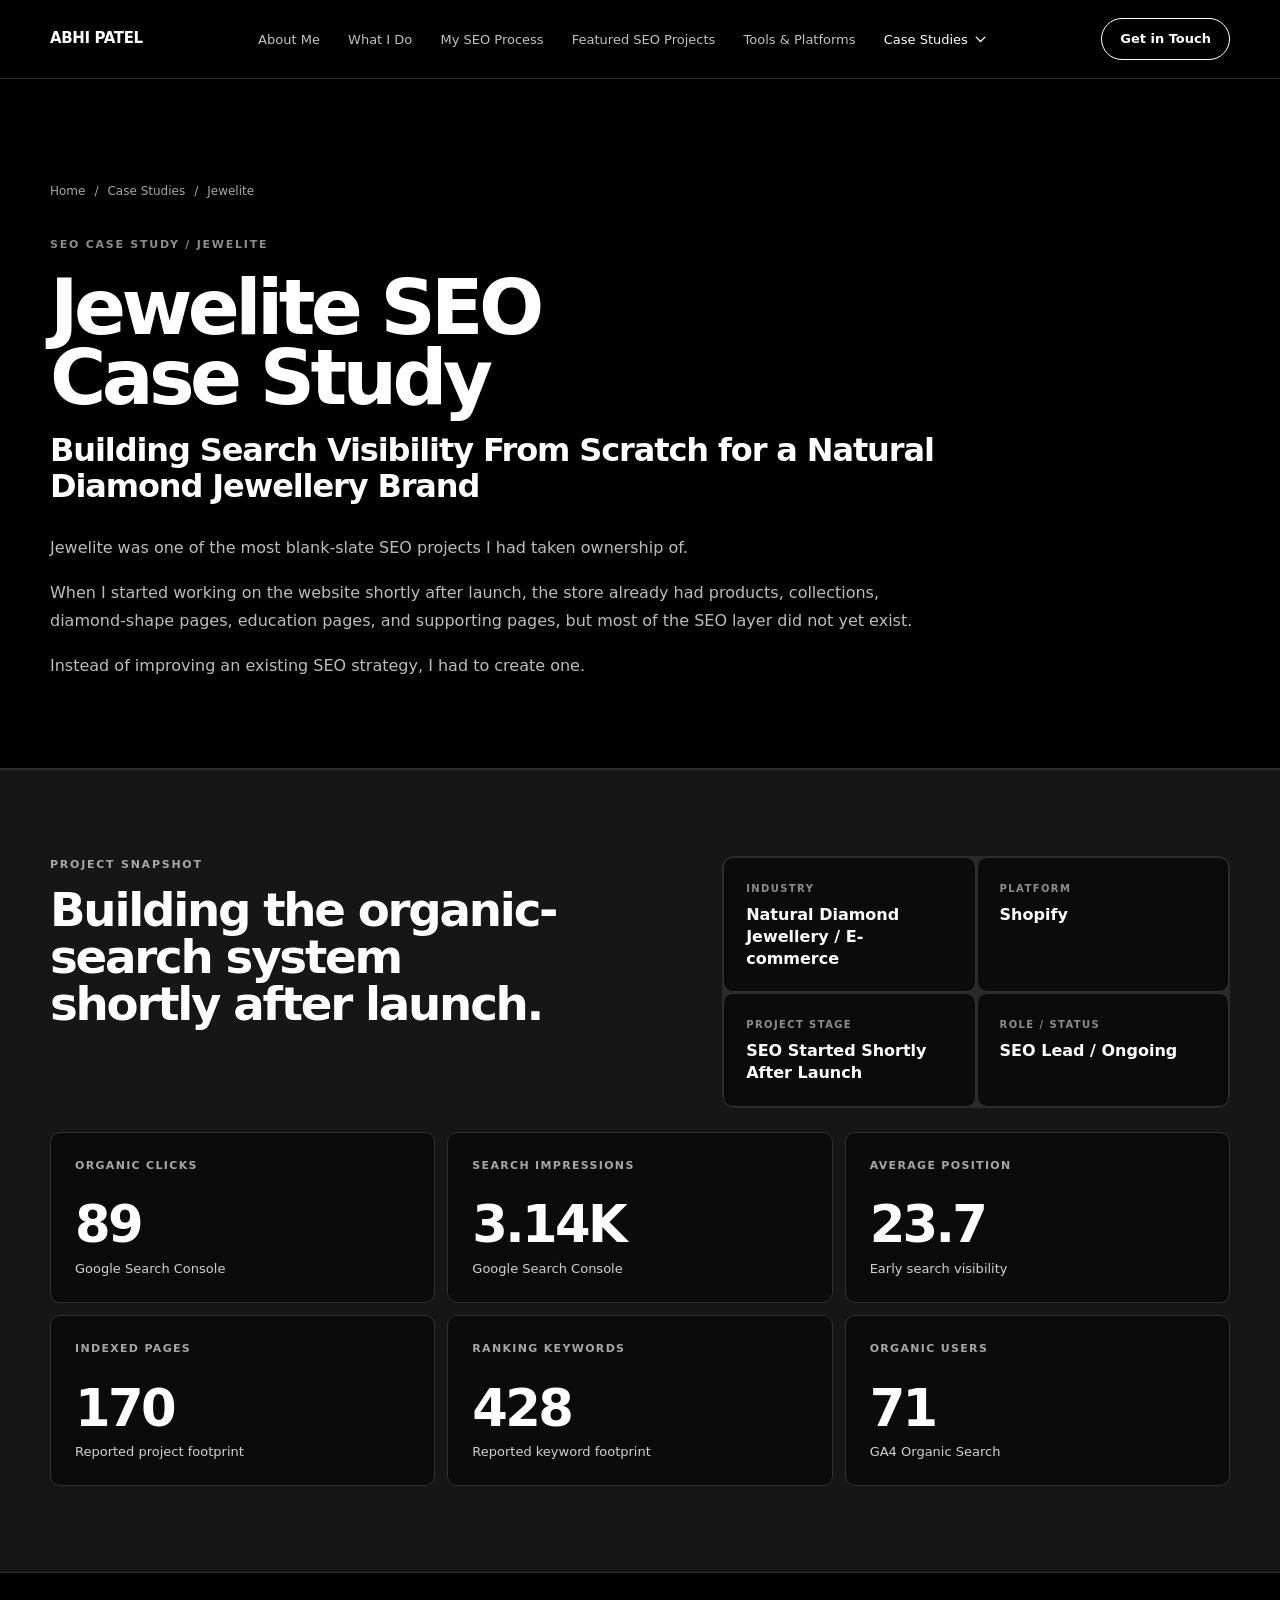
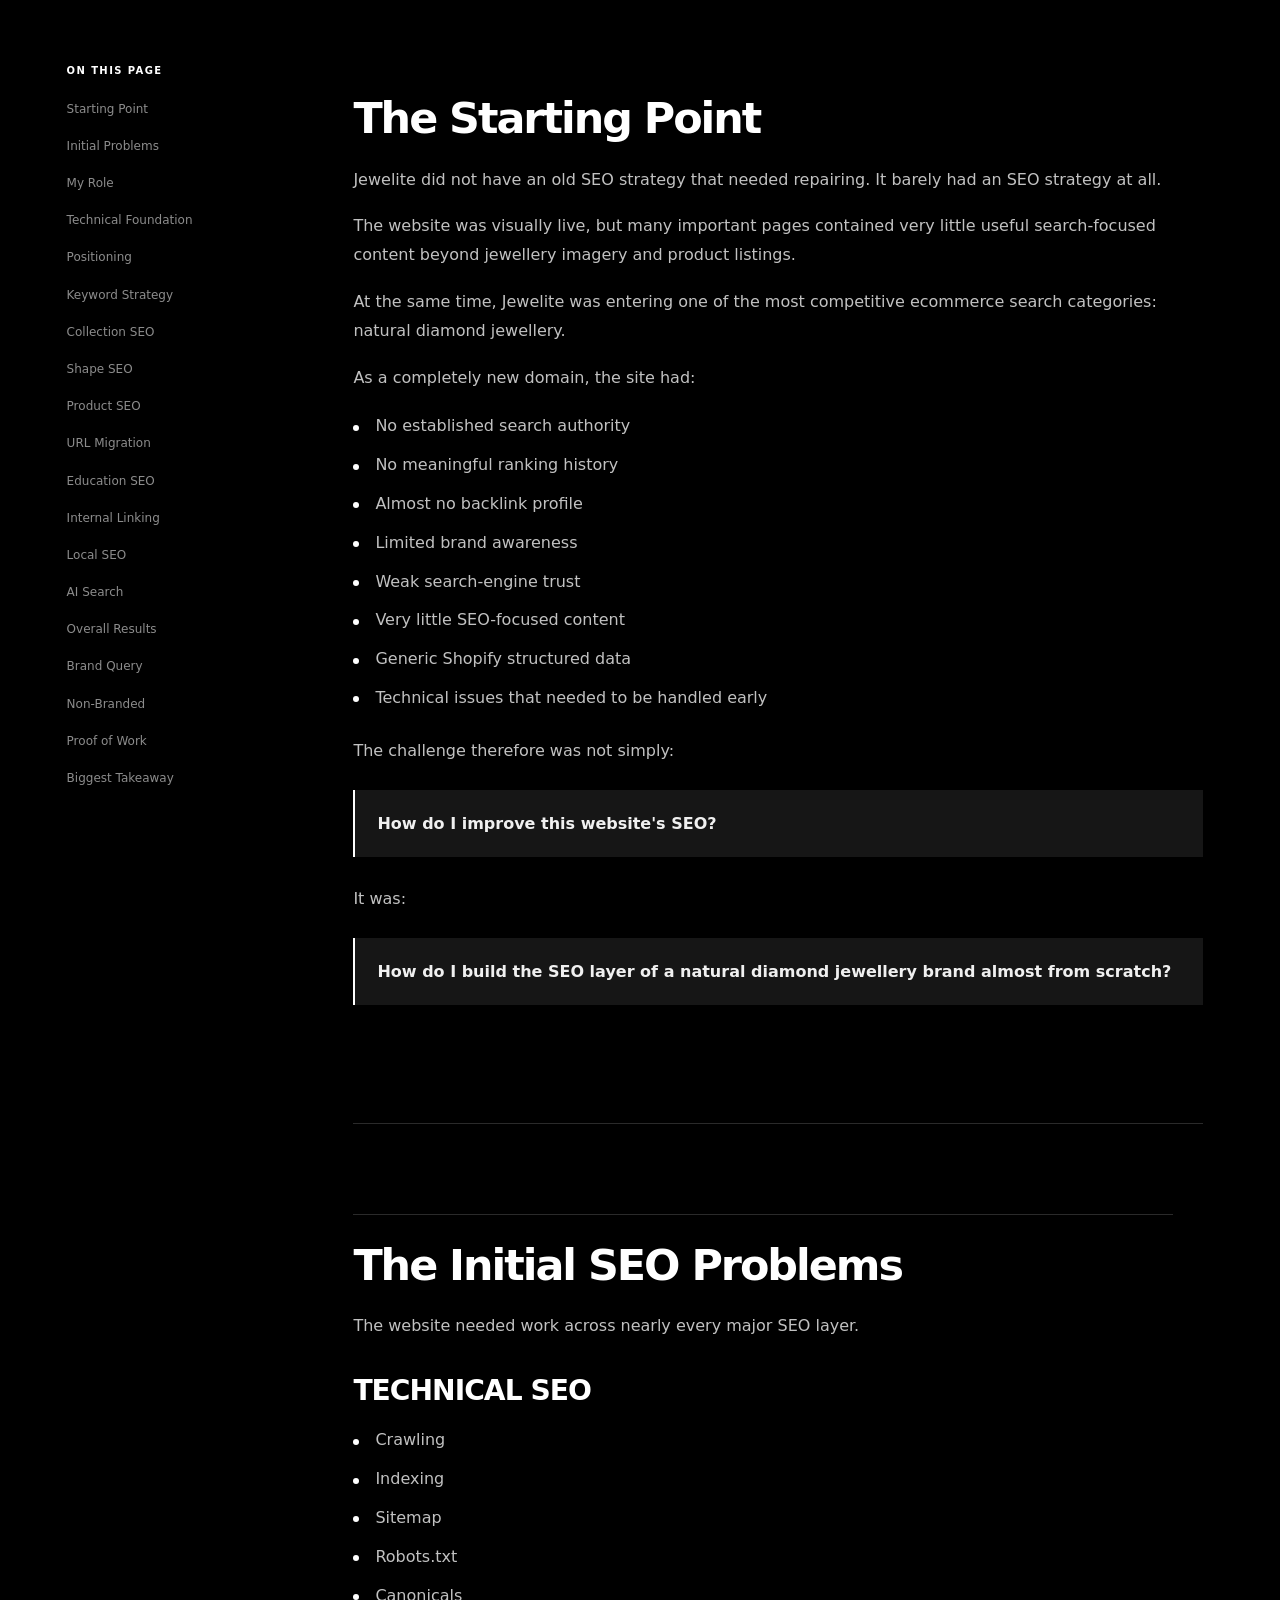
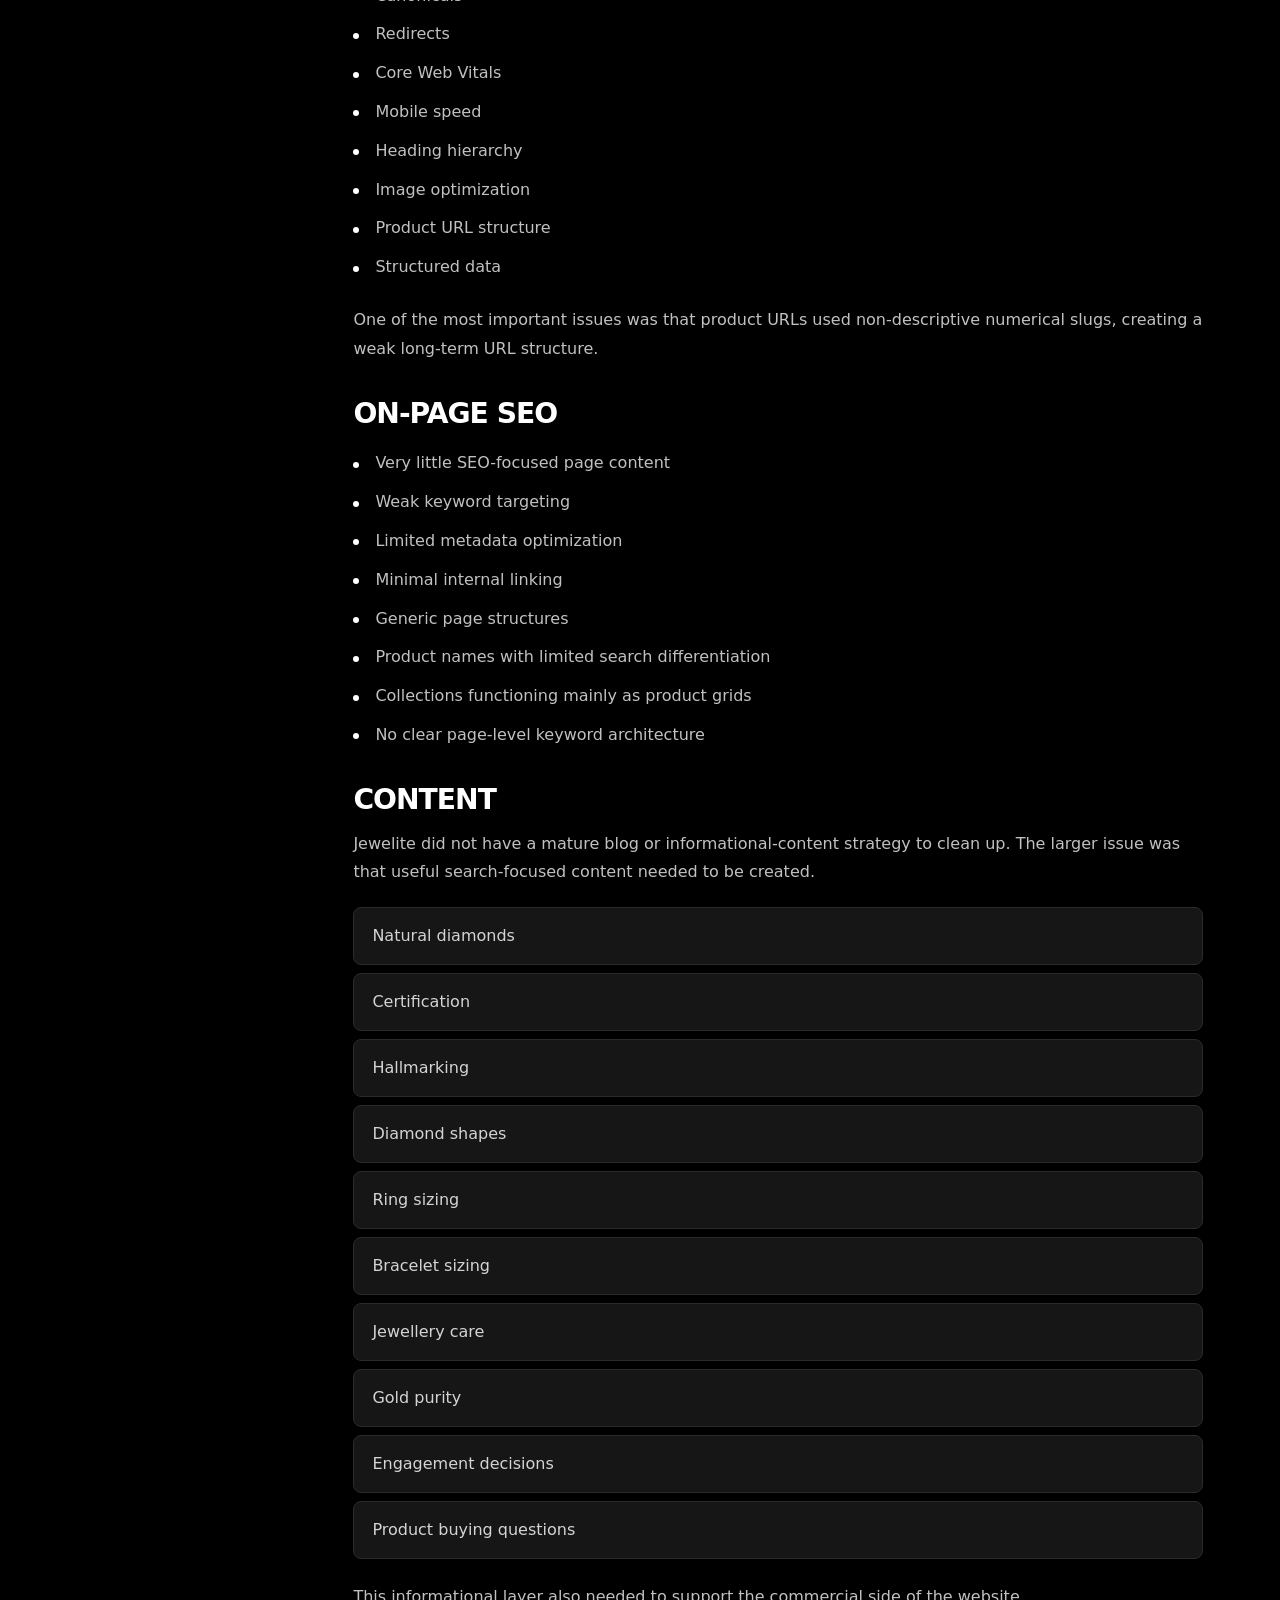
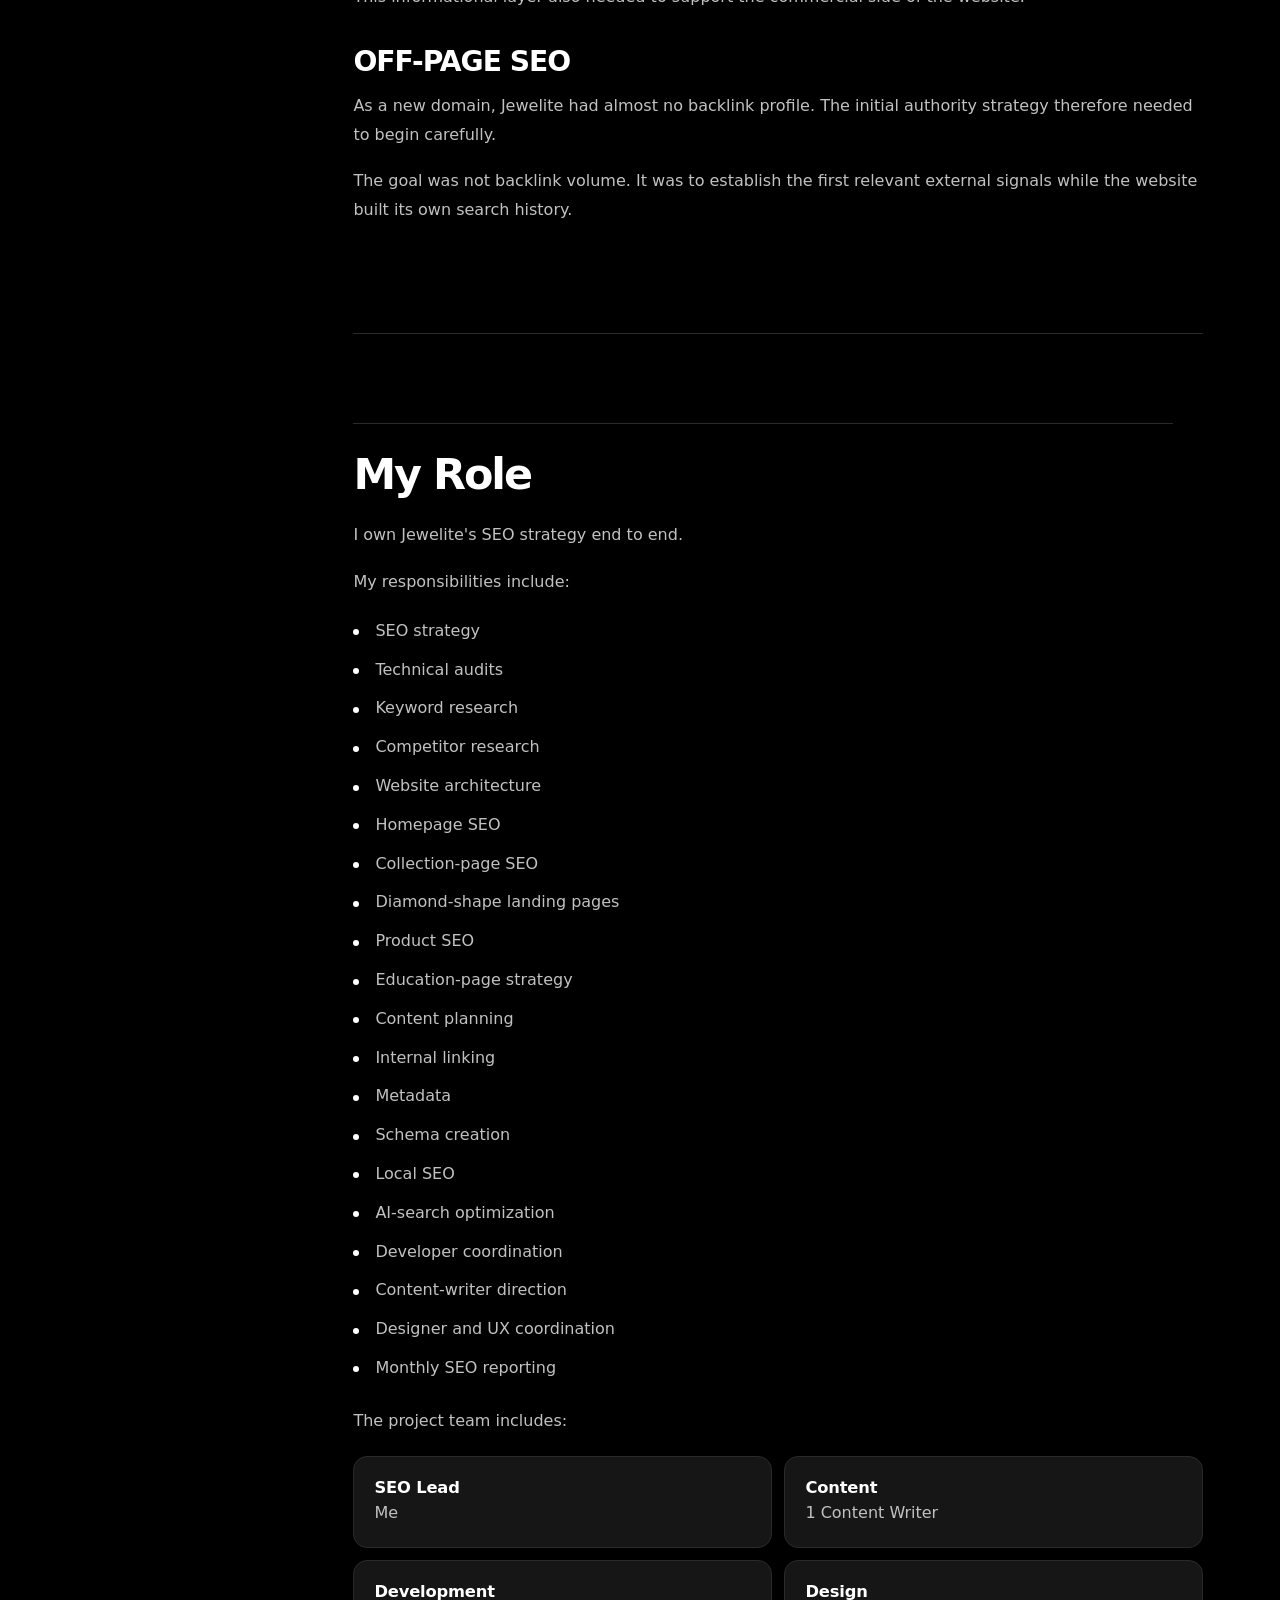
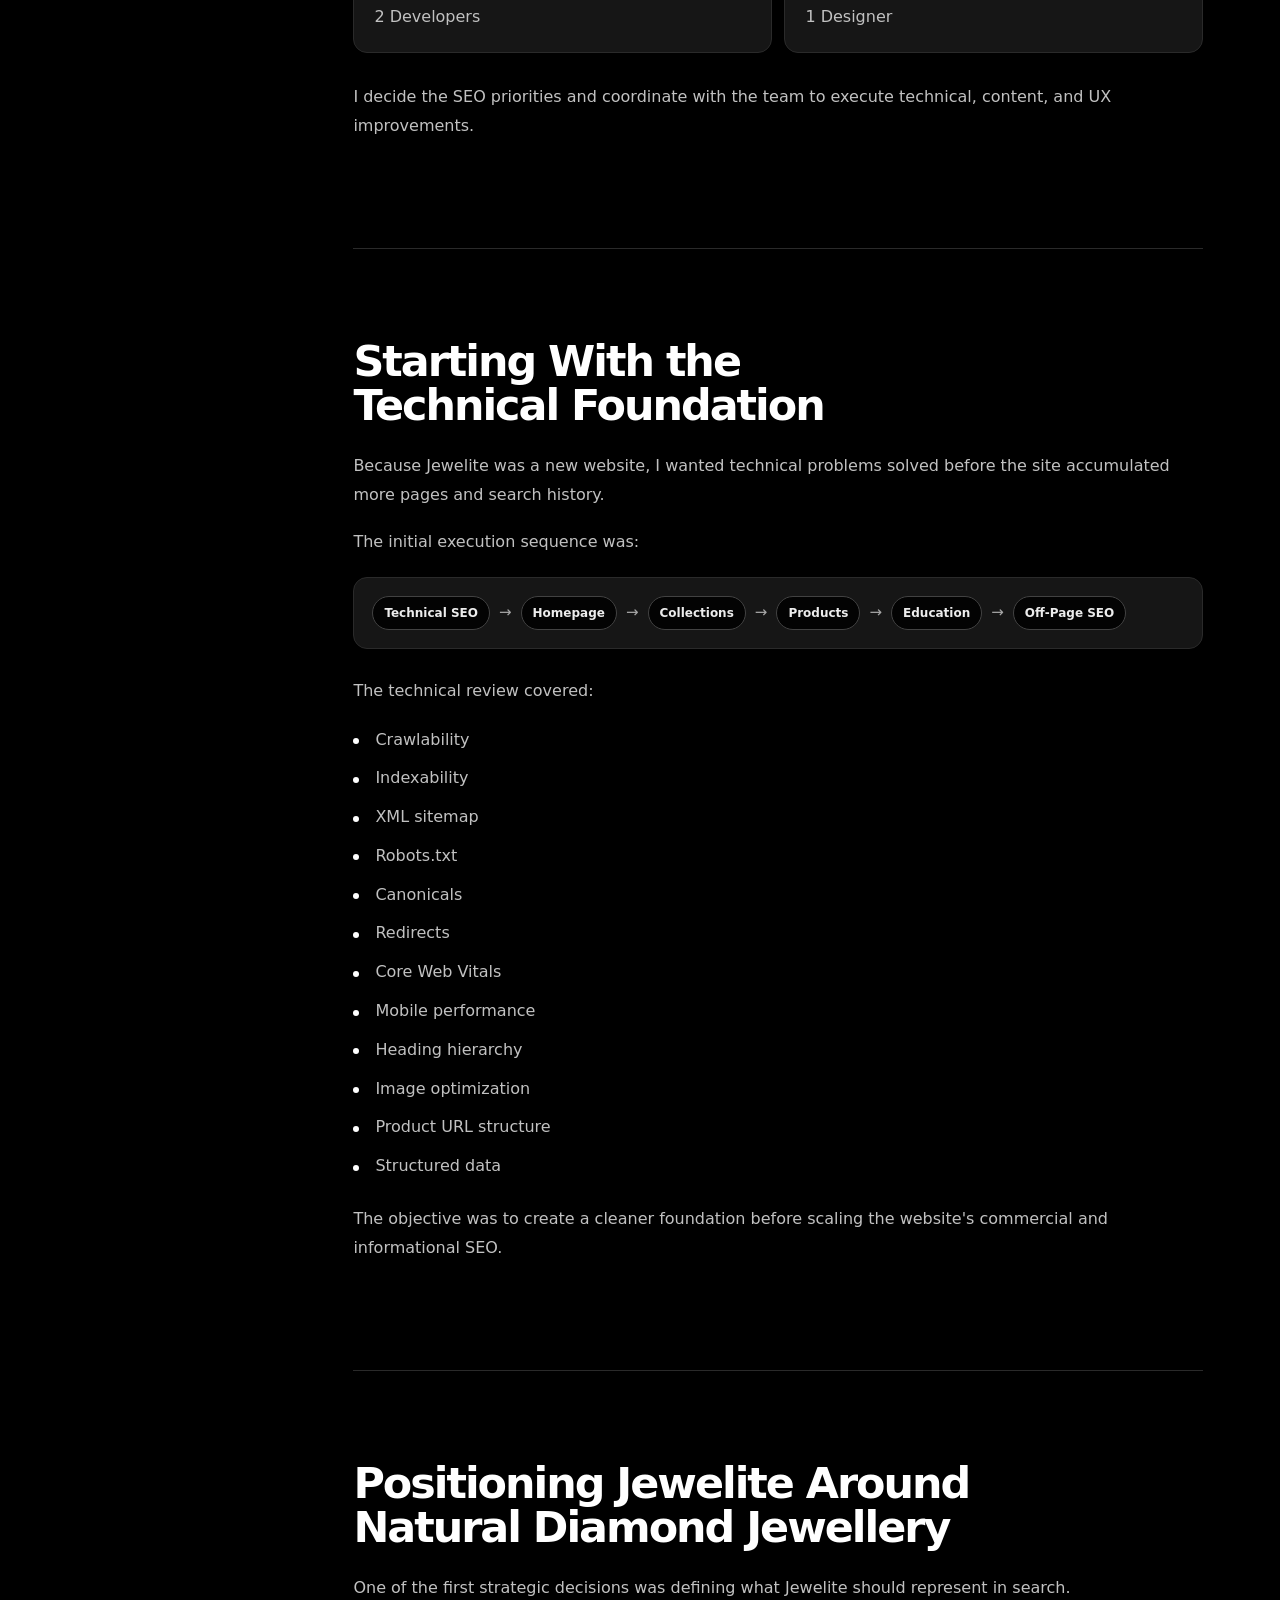
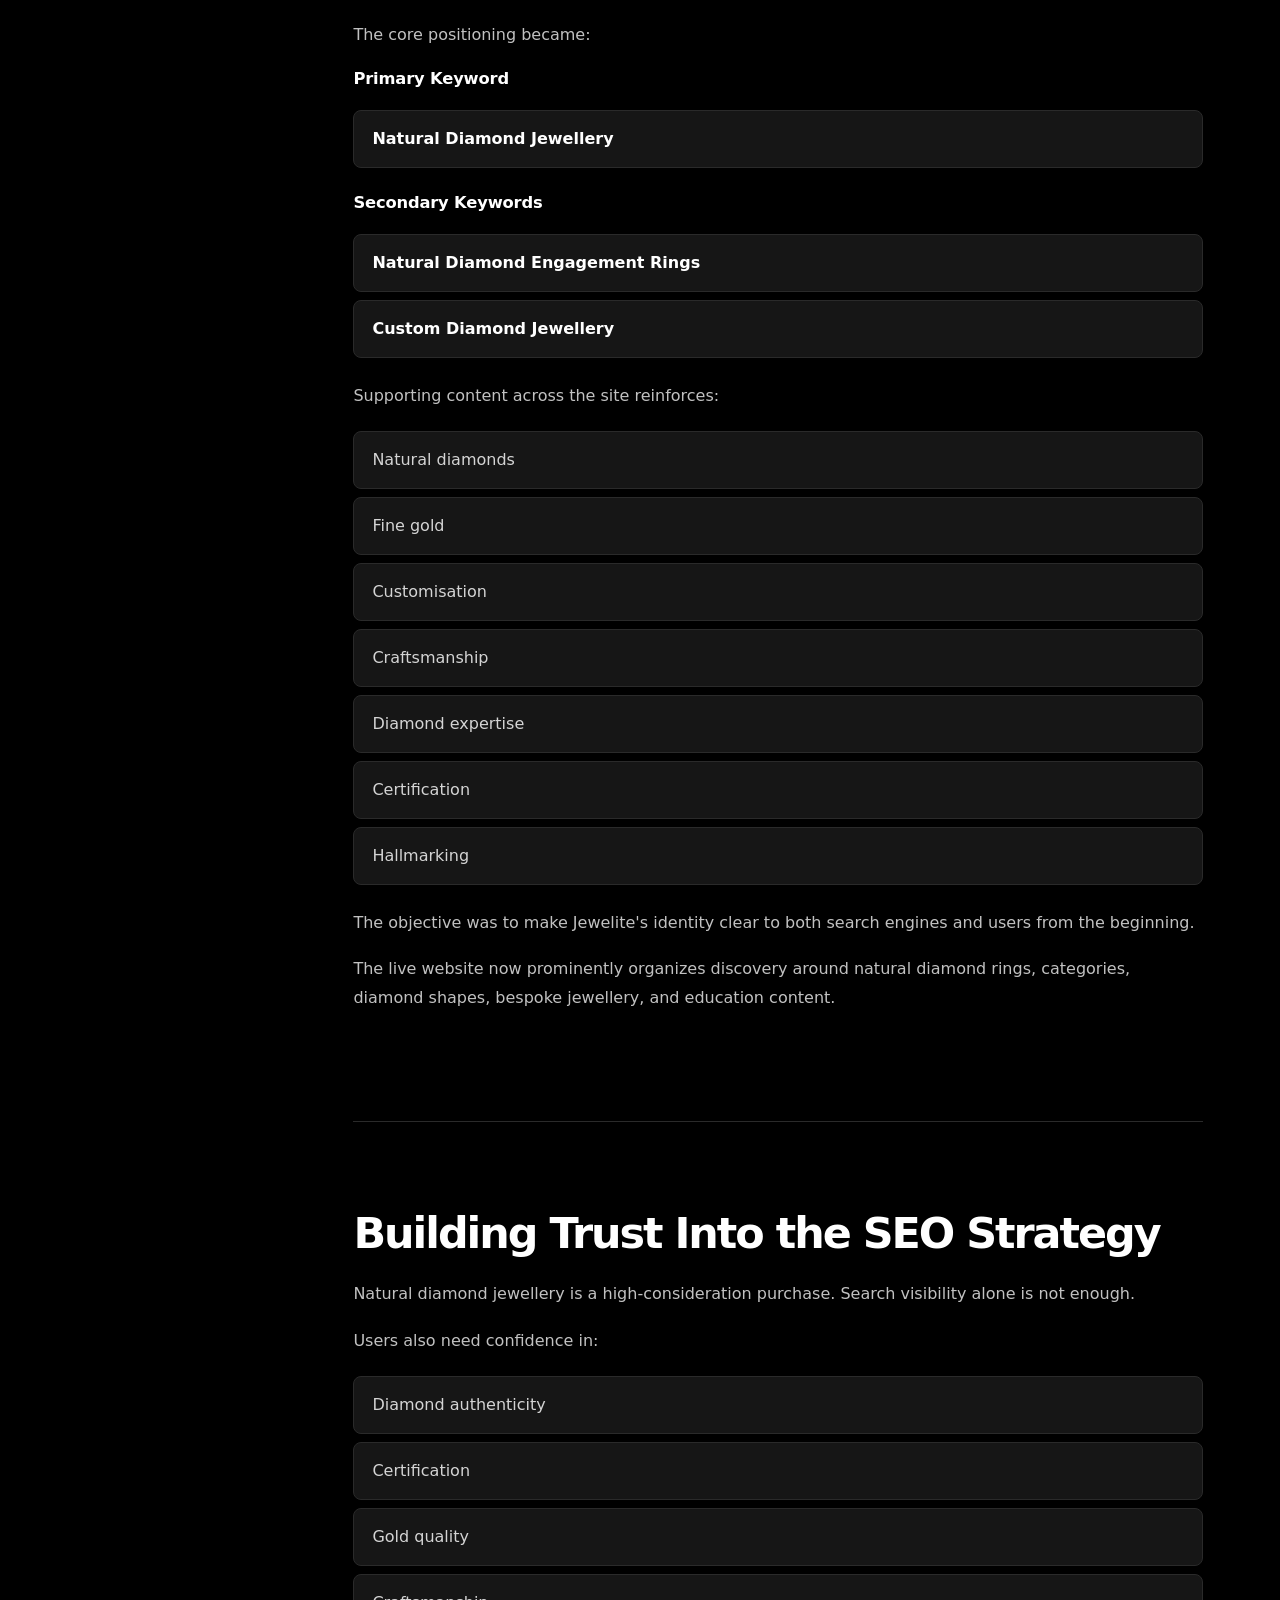
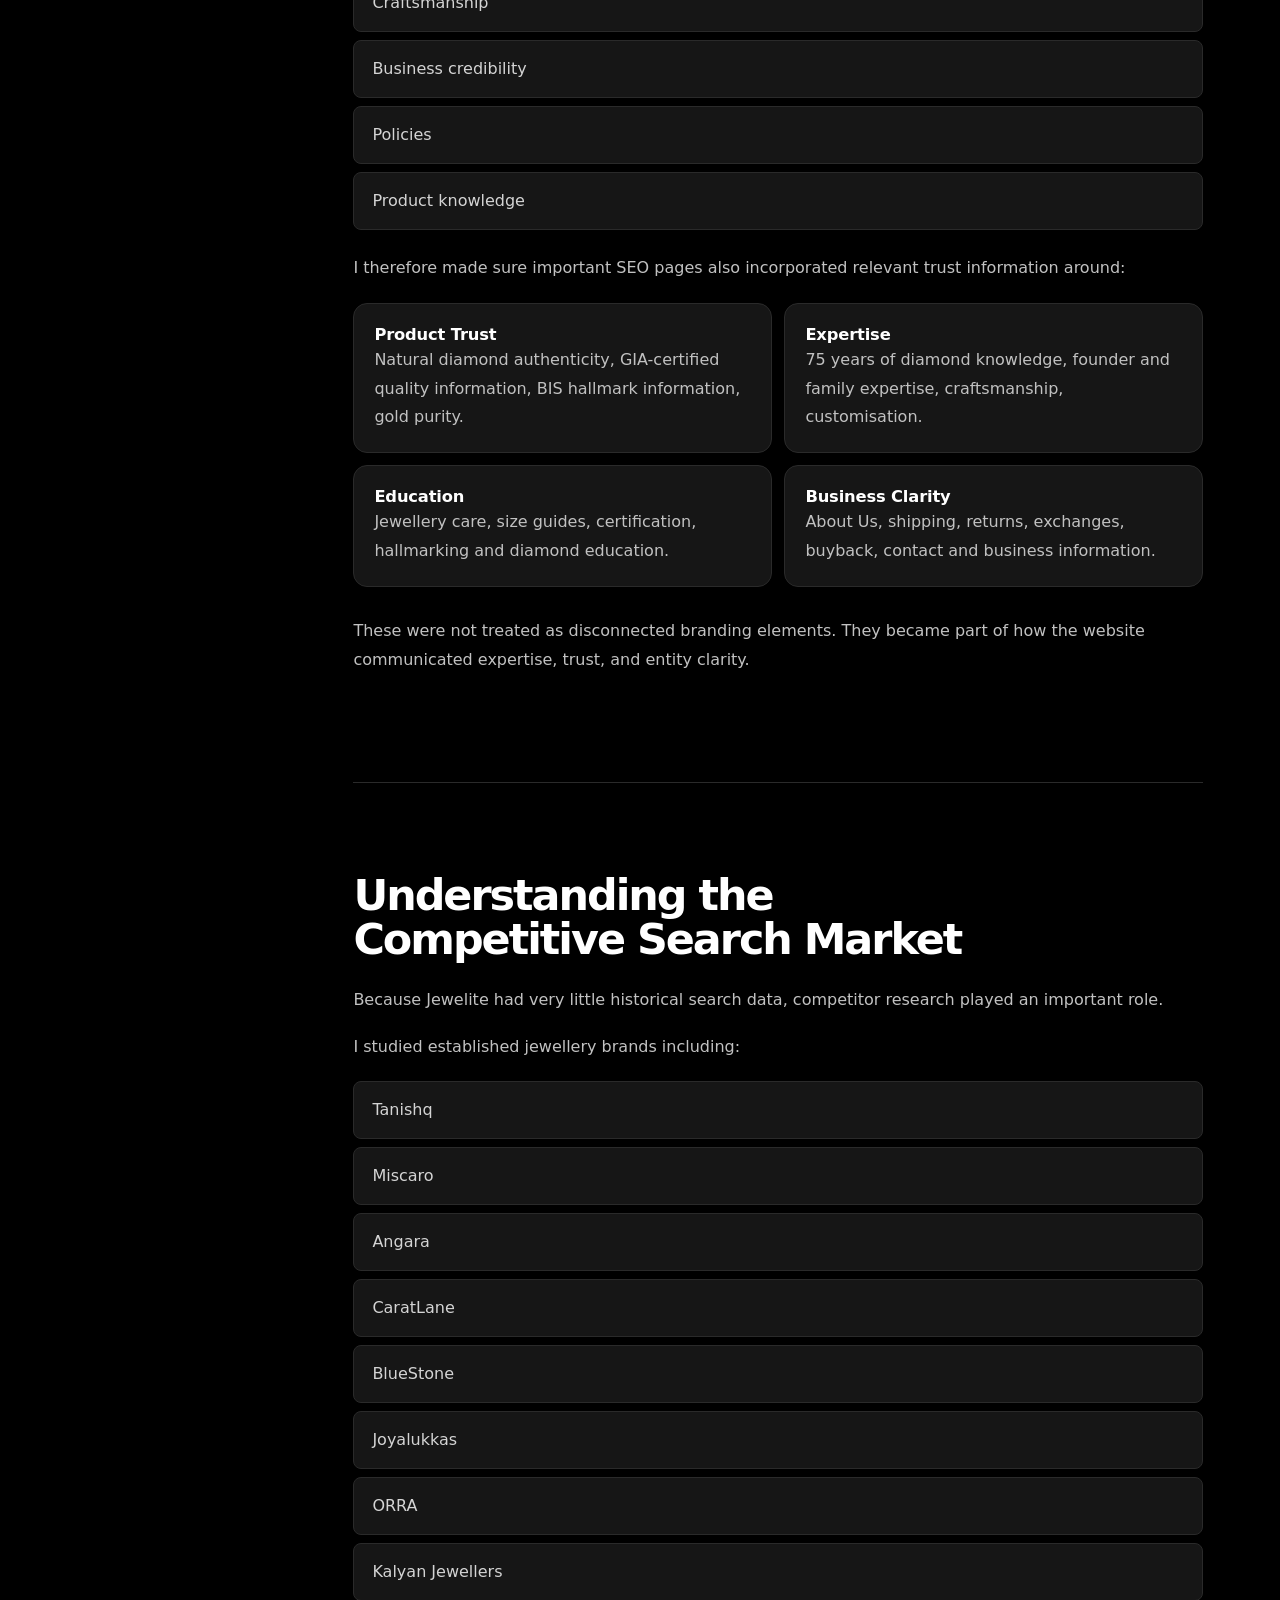
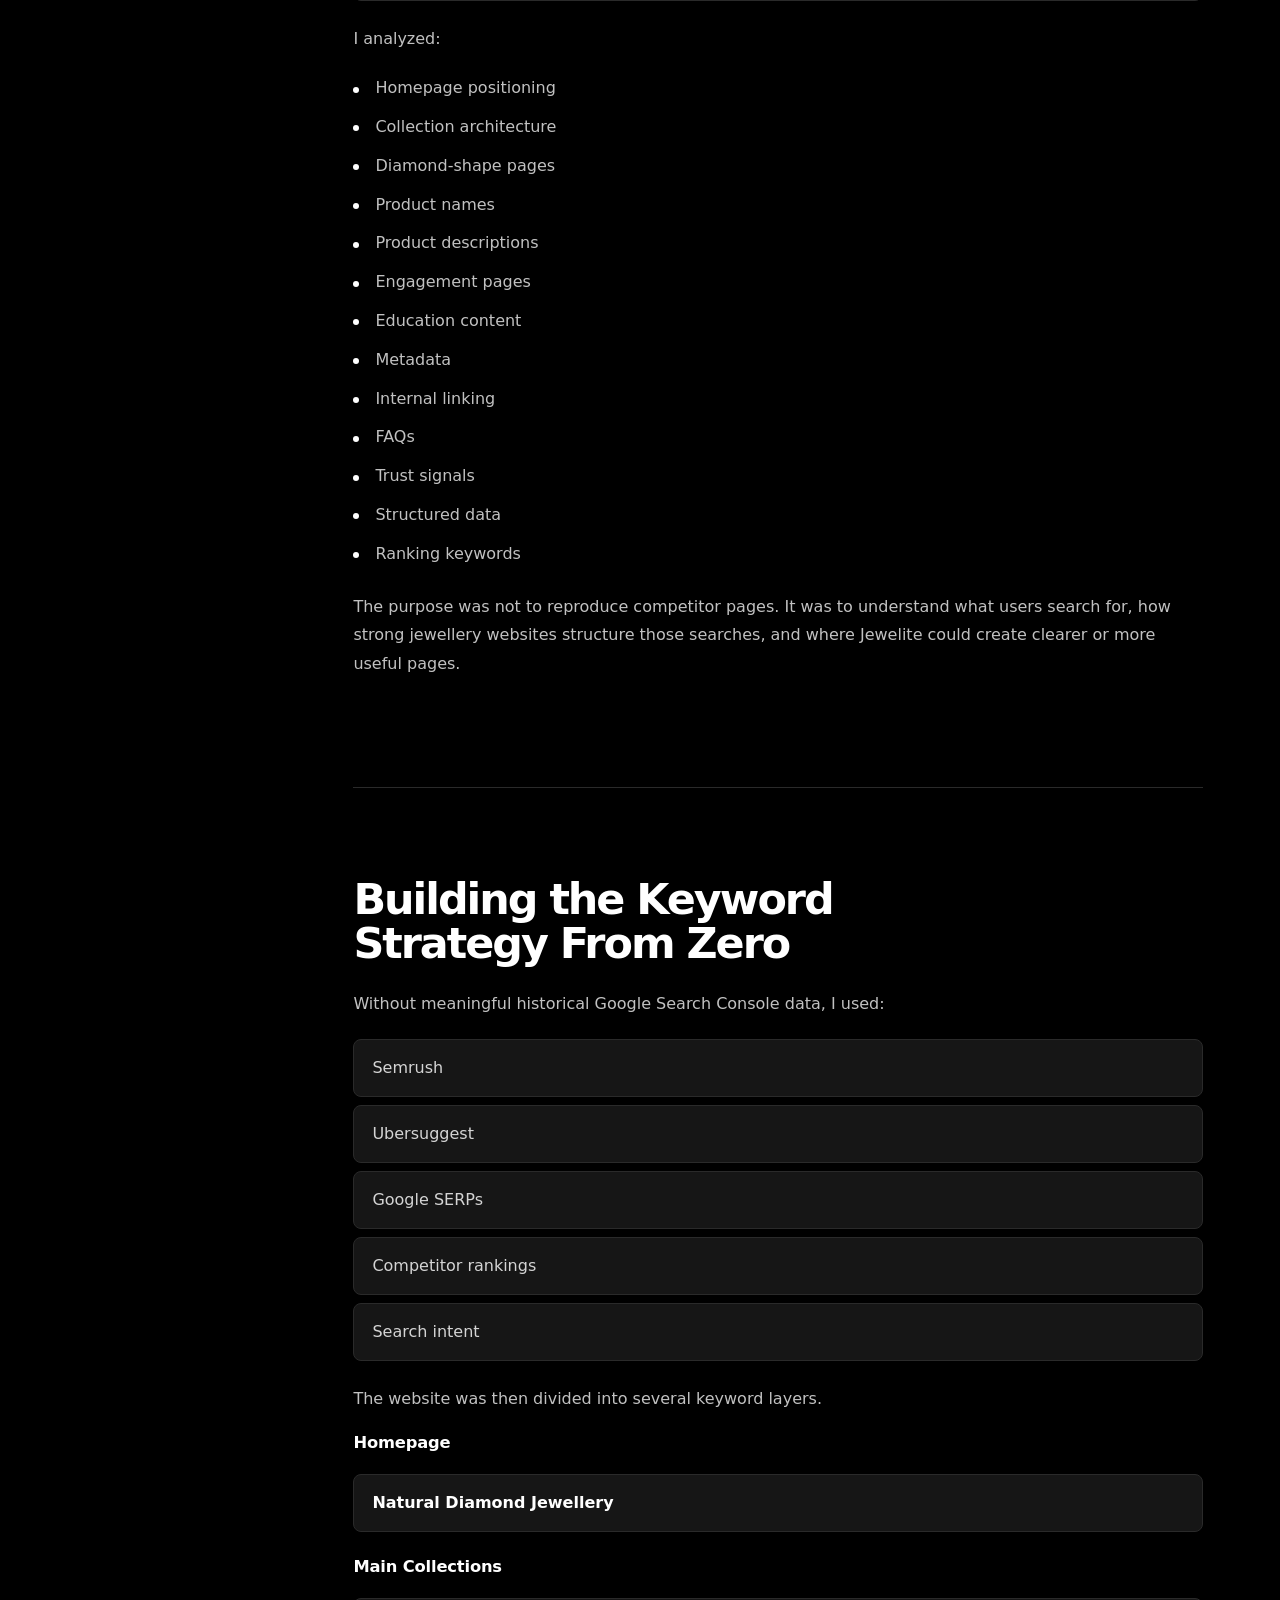
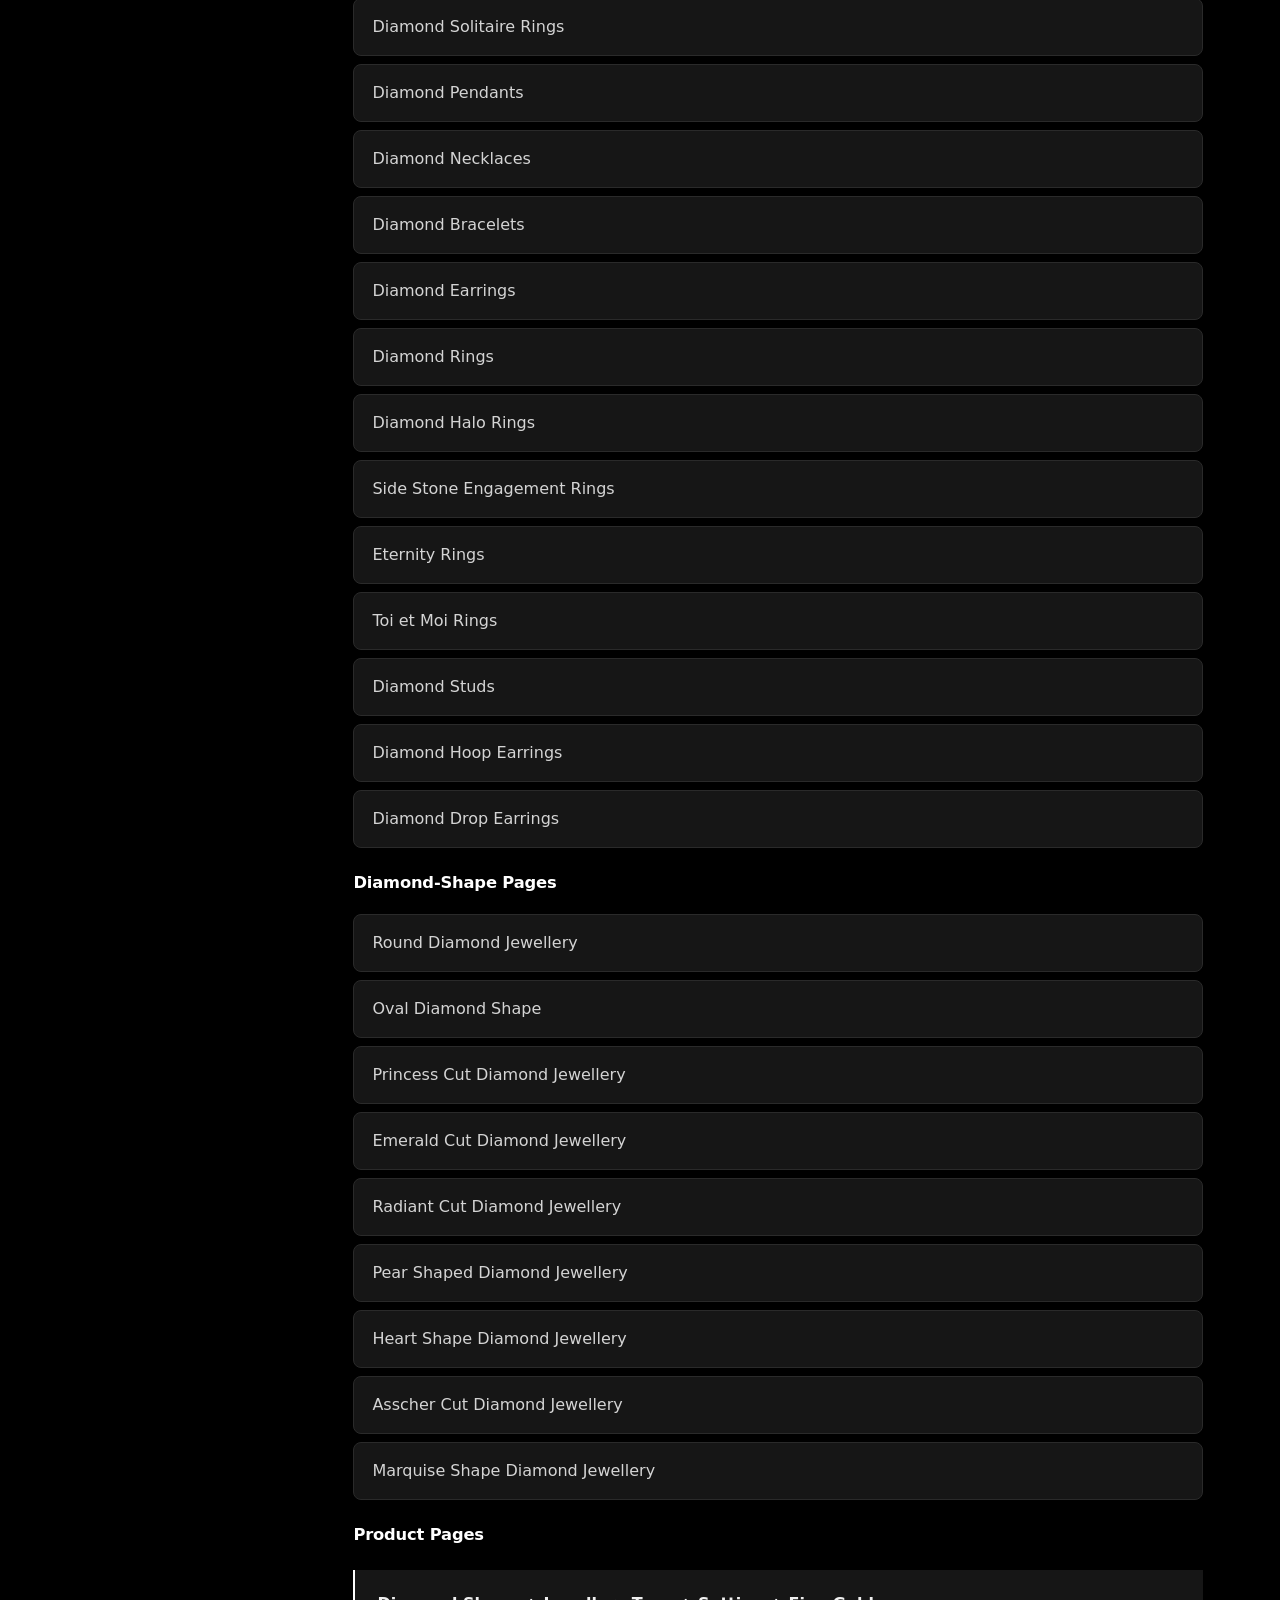
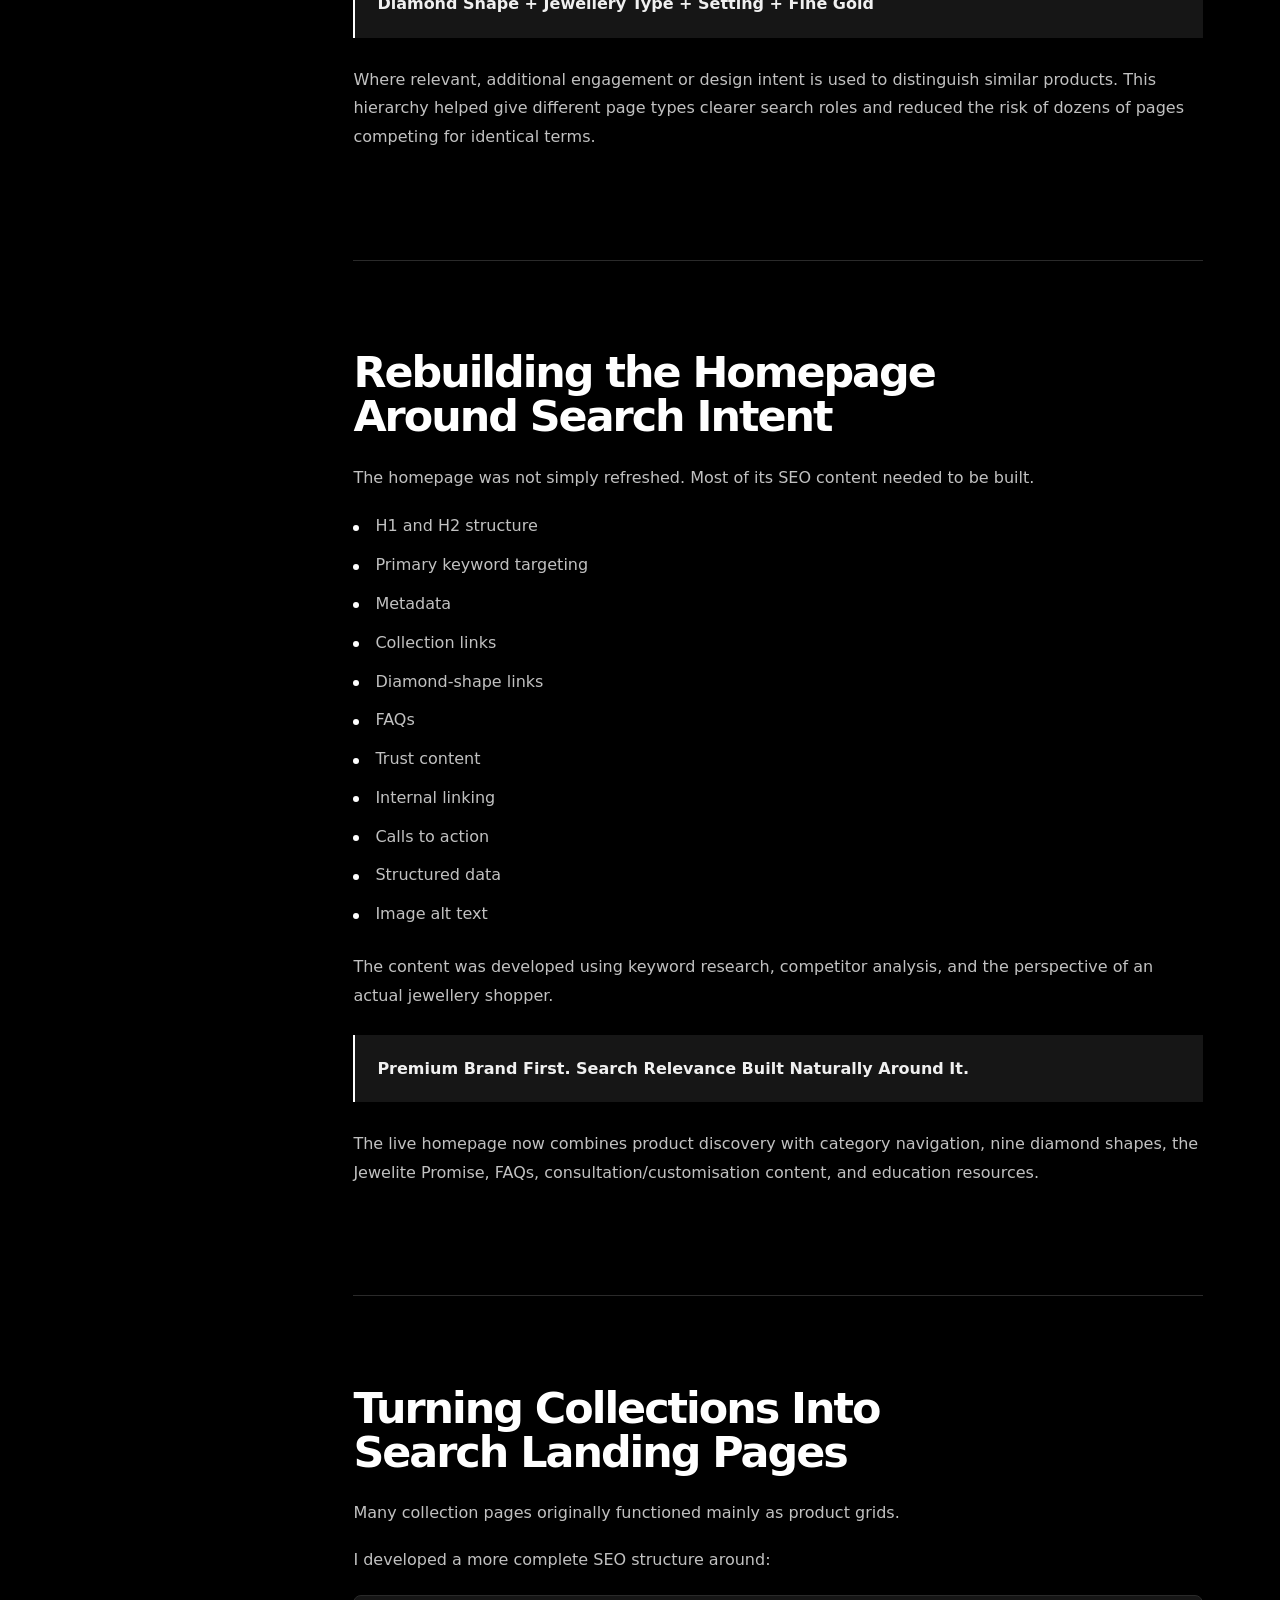
<file: case-studies/jewelite.html>
<!DOCTYPE html>

<html lang="en">
<head>
<meta charset="utf-8"/>
<meta content="width=device-width, initial-scale=1.0" name="viewport"/>
<title>Jewelite SEO Case Study | Abhi Patel</title>
<meta content="Jewelite SEO case study by Abhi Patel, showing how SEO visibility was built almost from scratch for a new natural diamond jewellery Shopify brand." name="description"/>
<meta content="index,follow,max-image-preview:large" name="robots"/>
<meta content="#000000" name="theme-color"/>
<link rel="canonical" href="https://seo-abhi.github.io/portfolio/case-studies/jewelite.html">
<style>
    :root {
      --bg: #000;
      --surface: #070707;
      --surface-2: #0b0b0b;
      --text: #fff;
      --copy: #d1d1d1;
      --muted: #9a9a9a;
      --muted-2: #707070;
      --line: #242424;
      --line-strong: #393939;
      --max: 1240px;
      --reading: 850px;
      --radius: 18px;
      --ease: 220ms ease;
    }

    * { box-sizing: border-box; margin: 0; padding: 0; }
    html { background: var(--bg); scroll-behavior: smooth; }
    body {
      min-height: 100vh;
      background: var(--bg);
      color: var(--text);
      font-family: Arial, Helvetica, sans-serif;
      font-size: 16px;
      line-height: 1.72;
      -webkit-font-smoothing: antialiased;
      text-rendering: optimizeLegibility;
      overflow-wrap: anywhere;
    }

    a { color: inherit; text-decoration: none; }
    img { display: block; max-width: 100%; height: auto; }
    ::selection { background: #fff; color: #000; }
    :focus-visible { outline: 2px solid #fff; outline-offset: 4px; }

    .container {
      width: min(calc(100% - 48px), var(--max));
      margin-inline: auto;
    }

    .skip-link {
      position: fixed;
      top: 12px;
      left: 12px;
      z-index: 9999;
      padding: 10px 14px;
      color: #000;
      background: #fff;
      border-radius: 8px;
      font-weight: 800;
      transform: translateY(-180%);
    }
    .skip-link:focus { transform: translateY(0); }

    /* Header */
    .site-header {
      position: sticky;
      top: 0;
      z-index: 1000;
      border-bottom: 1px solid rgba(255,255,255,.08);
      background: rgba(0,0,0,.88);
      backdrop-filter: blur(16px);
      -webkit-backdrop-filter: blur(16px);
    }
    .nav {
      min-height: 72px;
      display: flex;
      align-items: center;
      justify-content: space-between;
      gap: 24px;
    }
    .brand {
      font-size: 14px;
      font-weight: 900;
      letter-spacing: .025em;
      white-space: nowrap;
    }
    .nav-center {
      display: flex;
      align-items: center;
      gap: 26px;
    }
    .nav-center a {
      color: var(--muted);
      font-size: 13px;
      transition: color var(--ease);
    }
    .nav-center a:hover { color: #fff; }
    .nav-cta {
      min-height: 42px;
      display: inline-flex;
      align-items: center;
      padding: 0 18px;
      border: 1px solid #fff;
      border-radius: 999px;
      font-size: 13px;
      font-weight: 800;
      transition: background var(--ease), color var(--ease);
    }
    .nav-cta:hover { background: #fff; color: #000; }

    /* Hero */
    .hero {
      position: relative;
      overflow: hidden;
      border-bottom: 1px solid var(--line);
      padding: clamp(68px, 9vw, 128px) 0 clamp(70px, 9vw, 118px);
    }
    .hero::before {
      content: "";
      position: absolute;
      inset: 0;
      pointer-events: none;
      opacity: .32;
      background-image:
        linear-gradient(rgba(255,255,255,.055) 1px, transparent 1px),
        linear-gradient(90deg, rgba(255,255,255,.055) 1px, transparent 1px);
      background-size: 68px 68px;
      mask-image: linear-gradient(to bottom, #000 0%, transparent 92%);
    }
    .hero-inner {
      position: relative;
      z-index: 1;
    }
    .breadcrumb {
      display: flex;
      align-items: center;
      gap: 9px;
      margin-bottom: 34px;
      color: var(--muted);
      font-size: 12px;
    }
    .breadcrumb a:hover { color: #fff; }
    .eyebrow {
      margin-bottom: 18px;
      color: var(--muted);
      font-size: 11px;
      font-weight: 800;
      letter-spacing: .16em;
      text-transform: uppercase;
    }
    .hero h1 {
      max-width: 1080px;
      font-size: clamp(3.5rem, 8.4vw, 8.6rem);
      line-height: .88;
      letter-spacing: -.068em;
      font-weight: 900;
    }
    .hero-subtitle {
      max-width: 1000px;
      margin-top: 26px;
      color: #f2f2f2;
      font-size: clamp(1.35rem, 2.8vw, 2.25rem);
      line-height: 1.13;
      letter-spacing: -.032em;
      font-weight: 700;
    }
    .hero-copy {
      max-width: 900px;
      margin-top: 34px;
      display: grid;
      gap: 16px;
      color: var(--copy);
      font-size: clamp(1rem, 1.3vw, 1.12rem);
    }

    /* Snapshot */
    .snapshot {
      border-bottom: 1px solid var(--line);
      padding: clamp(58px, 7vw, 86px) 0;
    }
    .snapshot-top {
      display: grid;
      grid-template-columns: .8fr 1.2fr;
      gap: 48px;
      align-items: start;
    }
    .section-kicker {
      color: var(--muted);
      font-size: 11px;
      font-weight: 800;
      letter-spacing: .16em;
      text-transform: uppercase;
    }
    .snapshot h2 {
      margin-top: 12px;
      font-size: clamp(2.2rem, 5vw, 4.7rem);
      line-height: .96;
      letter-spacing: -.052em;
    }
    .snapshot-meta {
      display: grid;
      grid-template-columns: repeat(2, minmax(0,1fr));
      gap: 1px;
      border: 1px solid var(--line);
      border-radius: var(--radius);
      overflow: hidden;
      background: var(--line);
    }
    .meta-item {
      min-height: 105px;
      padding: 22px;
      background: var(--surface);
    }
    .meta-label {
      display: block;
      margin-bottom: 7px;
      color: var(--muted-2);
      font-size: 10px;
      font-weight: 800;
      letter-spacing: .14em;
      text-transform: uppercase;
    }
    .meta-value {
      font-size: 16px;
      line-height: 1.35;
      font-weight: 750;
    }

    .kpi-grid {
      display: grid;
      grid-template-columns: repeat(3, minmax(0,1fr));
      gap: 12px;
      margin-top: 24px;
    }
    .kpi {
      min-height: 170px;
      display: flex;
      flex-direction: column;
      justify-content: space-between;
      padding: 24px;
      border: 1px solid var(--line);
      border-radius: var(--radius);
      background: linear-gradient(145deg, #0b0b0b 0%, #040404 100%);
    }
    .kpi-label {
      color: var(--muted);
      font-size: 11px;
      font-weight: 800;
      letter-spacing: .12em;
      text-transform: uppercase;
    }
    .kpi-value {
      margin-top: 26px;
      font-size: clamp(2.1rem, 4vw, 4rem);
      line-height: .9;
      letter-spacing: -.052em;
      font-weight: 900;
    }
    .kpi-detail {
      margin-top: 12px;
      color: var(--copy);
      font-size: 13px;
      line-height: 1.4;
    }

    /* Article */
    .article {
      padding: clamp(70px, 8vw, 116px) 0 140px;
    }
    .article-layout {
      display: grid;
      grid-template-columns: 220px minmax(0, 1fr);
      gap: clamp(48px, 7vw, 100px);
      align-items: start;
    }
    .article-rail {
      position: sticky;
      top: 104px;
    }
    .rail-title {
      margin-bottom: 14px;
      color: var(--muted-2);
      font-size: 10px;
      letter-spacing: .14em;
      text-transform: uppercase;
      font-weight: 800;
    }
    .rail-links {
      display: grid;
      gap: 7px;
      list-style: none;
    }
    .rail-links a {
      display: block;
      padding: 7px 0;
      color: #7e7e7e;
      font-size: 12px;
      line-height: 1.35;
      transition: color var(--ease), transform var(--ease);
    }
    .rail-links a:hover {
      color: #fff;
      transform: translateX(3px);
    }

    .article-content {
      width: 100%;
      max-width: var(--reading);
    }

    .case-section {
      scroll-margin-top: 110px;
      padding: 0 0 clamp(64px, 8vw, 100px);
      margin-bottom: clamp(64px, 8vw, 100px);
      border-bottom: 1px solid var(--line);
    }
    .case-section:last-child {
      border-bottom: 0;
      margin-bottom: 0;
      padding-bottom: 0;
    }

    .case-section > h1 {
      margin-bottom: 30px;
      font-size: clamp(2.25rem, 5vw, 4.75rem);
      line-height: .98;
      letter-spacing: -.05em;
      font-weight: 880;
    }
    .case-section h2 {
      margin: 34px 0 14px;
      font-size: clamp(1.6rem, 3.1vw, 2.6rem);
      line-height: 1.05;
      letter-spacing: -.035em;
    }
    .case-section h3 {
      margin: 30px 0 12px;
      color: #fff;
      font-size: 13px;
      line-height: 1.4;
      letter-spacing: .11em;
      text-transform: uppercase;
      font-weight: 800;
    }
    .case-section p {
      margin: 0 0 18px;
      color: var(--copy);
      font-size: 16px;
      line-height: 1.78;
    }
    .case-section strong {
      color: #fff;
      font-weight: 800;
    }
    .case-section ul {
      margin: 20px 0 24px;
      display: grid;
      gap: 10px;
      list-style: none;
    }
    .case-section li {
      position: relative;
      padding-left: 22px;
      color: var(--copy);
      line-height: 1.62;
    }
    .case-section li::before {
      content: "";
      position: absolute;
      left: 0;
      top: .78em;
      width: 6px;
      height: 6px;
      border-radius: 50%;
      background: #fff;
    }

    /* Tools list */
    #tools-platforms-used .tools-list {
      grid-template-columns: repeat(2, minmax(0, 1fr));
      column-gap: 42px;
      row-gap: 12px;
      margin-top: 28px;
    }

    #tools-platforms-used .tools-list li {
      padding: 15px 18px 15px 38px;
      border: 1px solid var(--line);
      border-radius: 12px;
      background: var(--surface);
      color: #e3e3e3;
    }

    #tools-platforms-used .tools-list li::before {
      left: 18px;
      top: 1.55em;
      width: 6px;
      height: 6px;
    }

    .case-section blockquote {
      margin: 28px 0;
      padding: 20px 22px;
      border-left: 2px solid #fff;
      background: var(--surface);
      color: #fff;
    }

    /* Structured/problem sections */
    .case-section--structured > h2 {
      padding-top: 28px;
      border-top: 1px solid var(--line);
    }

    /* Keyword strategy */
    .keyword-strategy .keyword-list {
      display: grid;
      grid-template-columns: repeat(2, minmax(0, 1fr));
      gap: 10px 12px;
      margin: 14px 0 30px;
      padding: 0;
      list-style: none;
    }

    .keyword-strategy .keyword-list li {
      position: relative;
      min-height: 58px;
      display: flex;
      align-items: center;
      padding: 14px 18px 14px 42px;
      border: 1px solid var(--line);
      border-radius: 12px;
      background: var(--surface);
      color: #e6e6e6;
      font-size: 14px;
      line-height: 1.45;
    }

    .keyword-strategy .keyword-list li::before {
      content: "";
      position: absolute;
      left: 20px;
      top: 50%;
      width: 6px;
      height: 6px;
      border-radius: 50%;
      background: #fff;
      transform: translateY(-50%);
    }

    .keyword-strategy .keyword-list--primary {
      grid-template-columns: minmax(0, 1fr);
      max-width: 430px;
    }

    .keyword-strategy .keyword-list--primary li {
      min-height: 66px;
      font-size: 17px;
    }

    .keyword-strategy .keyword-objective {
      margin-top: 8px;
      padding: 20px 22px;
      border-left: 2px solid #fff;
      background: var(--surface);
      color: #f0f0f0;
    }

    /* Proof images */
    .evidence {
      margin: 36px 0 44px;
    }
    .evidence-frame {
      overflow: hidden;
      border: 1px solid var(--line-strong);
      border-radius: 16px;
      background: #f4f4f4;
    }
    .evidence img {
      width: 100%;
      height: auto;
    }
    .evidence figcaption {
      margin-top: 10px;
      color: var(--muted);
      font-size: 12px;
      line-height: 1.5;
    }

    /* Strong metric blocks inside results sections */
    #consolidating-the-streamit-ecosystem h2,
    #overall-seo-results h2,
    #homepage-growth h3,
    #another-brand-search-win h2 {
      margin-top: 26px;
    }

    /* Proof-of-work recap */
    #proof-of-work h3 {
      margin-top: 18px;
      padding: 18px 18px 0;
      border: 1px solid var(--line);
      border-bottom: 0;
      border-radius: 12px 12px 0 0;
      background: var(--surface);
    }
    #proof-of-work h3 + p {
      margin: 0 0 16px;
      padding: 0 18px 18px;
      border: 1px solid var(--line);
      border-top: 0;
      border-radius: 0 0 12px 12px;
      background: var(--surface);
      white-space: pre-line;
    }

    /* Takeaway */
    #my-biggest-takeaway {
      padding: clamp(42px, 6vw, 70px);
      border: 1px solid var(--line-strong);
      border-radius: 22px;
      background: linear-gradient(145deg, #0c0c0c 0%, #030303 100%);
    }
    #my-biggest-takeaway > h1 {
      max-width: 700px;
    }
    #my-biggest-takeaway p:last-child strong {
      display: block;
      margin-top: 26px;
      color: #fff;
      font-size: clamp(1.25rem, 2.5vw, 1.8rem);
      line-height: 1.35;
    }

    /* Footer */
    .footer {
      border-top: 1px solid var(--line);
      padding: 32px 0 46px;
    }
    .footer-inner {
      display: flex;
      align-items: center;
      justify-content: space-between;
      gap: 22px;
      color: var(--muted-2);
      font-size: 12px;
    }
    .footer-links {
      display: flex;
      gap: 18px;
    }
    .footer a:hover { color: #fff; }

    @media (max-width: 1050px) {
      .article-layout {
        grid-template-columns: 1fr;
      }
      .article-rail {
        display: none;
      }
      .article-content {
        max-width: 920px;
      }
      .snapshot-top {
        grid-template-columns: 1fr;
      }
    }

    @media (max-width: 820px) {
      .nav-center { display: none; }
      .kpi-grid { grid-template-columns: repeat(2, minmax(0,1fr)); }
    }

    @media (max-width: 620px) {
      .container { width: min(calc(100% - 28px), var(--max)); }
      .nav-cta { display: none; }
      .hero {
        padding: 52px 0 64px;
      }
      .hero h1 {
        font-size: clamp(3.15rem, 17vw, 5.6rem);
      }
      .hero-subtitle {
        font-size: 1.42rem;
      }
      .snapshot-meta {
        grid-template-columns: 1fr;
      }
      .kpi-grid {
        grid-template-columns: 1fr;
      }
      .kpi {
        min-height: 145px;
      }
      .article {
        padding-top: 64px;
      }
      .case-section > h1 {
        font-size: clamp(2.25rem, 12vw, 3.6rem);
      }
      .case-section p,
      .case-section li {
        font-size: 15px;
      }

      #tools-platforms-used .tools-list {
        grid-template-columns: 1fr;
        gap: 10px;
      }

      .keyword-strategy .keyword-list {
        grid-template-columns: 1fr;
      }

      .keyword-strategy .keyword-list--primary {
        max-width: none;
      }

      .link-flow-grid,
      .status-list,
      .compact-keyword-list {
        grid-template-columns: 1fr;
      }

      .link-flow-card {
        padding: 18px;
      }

      .horizontal-flow {
        padding: 16px;
      }
      #my-biggest-takeaway {
        padding: 28px 22px;
        border-radius: 16px;
      }
      .footer-inner {
        flex-direction: column;
        align-items: flex-start;
      }
    }

    @media (prefers-reduced-motion: reduce) {
      html { scroll-behavior: auto; }
      *, *::before, *::after {
        animation-duration: .01ms !important;
        animation-iteration-count: 1 !important;
        transition-duration: .01ms !important;
      }
    }
  

    /* Internal-linking and process flows */
    .link-flow-grid {
      display: grid;
      grid-template-columns: repeat(2, minmax(0, 1fr));
      gap: 14px;
      margin: 28px 0 30px;
    }

    .link-flow-card {
      padding: 22px;
      border: 1px solid var(--line);
      border-radius: 14px;
      background: var(--surface);
    }

    .link-flow-card h3 {
      margin: 0 0 16px;
    }

    .link-flow-steps,
    .horizontal-flow {
      display: flex;
      flex-wrap: wrap;
      align-items: center;
      gap: 9px;
    }

    .link-flow-steps span:not(.flow-arrow),
    .horizontal-flow span:not(.flow-arrow) {
      display: inline-flex;
      align-items: center;
      min-height: 34px;
      padding: 7px 11px;
      border: 1px solid var(--line-strong);
      border-radius: 999px;
      background: #030303;
      color: #ececec;
      font-size: 12px;
      line-height: 1.35;
      font-weight: 700;
    }

    .flow-arrow {
      color: var(--muted);
      font-size: 15px;
      line-height: 1;
    }

    .horizontal-flow {
      margin: 20px 0 28px;
      padding: 18px;
      border: 1px solid var(--line);
      border-radius: 14px;
      background: var(--surface);
    }

    .status-list {
      grid-template-columns: repeat(2, minmax(0, 1fr));
      gap: 10px 12px !important;
      margin: 18px 0 24px !important;
    }

    .status-list li {
      padding: 15px 18px 15px 40px !important;
      border: 1px solid var(--line);
      border-radius: 12px;
      background: var(--surface);
    }

    .compact-keyword-list {
      grid-template-columns: repeat(2, minmax(0, 1fr));
      gap: 10px 12px !important;
      margin: 18px 0 26px !important;
    }

    .compact-keyword-list li {
      padding: 15px 18px 15px 40px !important;
      border: 1px solid var(--line);
      border-radius: 12px;
      background: var(--surface);
    }


    /* Internal-linking and process flows */
    .link-flow-grid {
      display: grid;
      grid-template-columns: repeat(2, minmax(0, 1fr));
      gap: 14px;
      margin: 28px 0 30px;
    }

    .link-flow-card {
      padding: 22px;
      border: 1px solid var(--line);
      border-radius: 14px;
      background: var(--surface);
    }

    .link-flow-card h3 {
      margin: 0 0 16px;
    }

    .link-flow-steps,
    .horizontal-flow {
      display: flex;
      flex-wrap: wrap;
      align-items: center;
      gap: 9px;
    }

    .link-flow-steps span:not(.flow-arrow),
    .horizontal-flow span:not(.flow-arrow) {
      display: inline-flex;
      align-items: center;
      min-height: 34px;
      padding: 7px 11px;
      border: 1px solid var(--line-strong);
      border-radius: 999px;
      background: #030303;
      color: #ececec;
      font-size: 12px;
      line-height: 1.35;
      font-weight: 700;
    }

    .flow-arrow {
      color: var(--muted);
      font-size: 15px;
      line-height: 1;
    }

    .horizontal-flow {
      margin: 20px 0 28px;
      padding: 18px;
      border: 1px solid var(--line);
      border-radius: 14px;
      background: var(--surface);
    }

    .status-list {
      grid-template-columns: repeat(2, minmax(0, 1fr));
      gap: 10px 12px !important;
      margin: 18px 0 24px !important;
    }

    .status-list li,
    .compact-keyword-list li {
      padding: 15px 18px 15px 40px !important;
      border: 1px solid var(--line);
      border-radius: 12px;
      background: var(--surface);
    }

    .compact-keyword-list {
      grid-template-columns: repeat(2, minmax(0, 1fr));
      gap: 10px 12px !important;
      margin: 18px 0 26px !important;
    }

    /* Earthly Jewels result sections */
    #overall-seo-results h2,
    #keyword-growth-example h2,
    #collection-page-growth h2 {
      margin-top: 26px;
    }

    /* Compact flow statements */
    .flow-statement {
      margin: 24px 0 28px;
      padding: 20px 22px;
      border-left: 2px solid #fff;
      background: var(--surface);
      color: #f0f0f0;
      font-weight: 700;
    }

    /* Tinyfacets structured keyword architecture */
    .keyword-architecture {
      display: grid;
      grid-template-columns: repeat(2, minmax(0, 1fr));
      gap: 12px;
      margin: 20px 0 30px;
    }

    .keyword-architecture-card {
      padding: 20px;
      border: 1px solid var(--line);
      border-radius: 14px;
      background: var(--surface);
    }

    .keyword-architecture-card h3 {
      margin: 0 0 8px;
    }

    .keyword-architecture-card p {
      margin: 0;
      font-size: 14px;
    }

    /* Search-result mini cards */
    .result-mini-grid {
      display: grid;
      grid-template-columns: repeat(2, minmax(0, 1fr));
      gap: 12px;
      margin: 20px 0 28px;
    }

    .result-mini-card {
      padding: 20px;
      border: 1px solid var(--line);
      border-radius: 14px;
      background: var(--surface);
    }

    .result-mini-card h3 {
      margin: 0 0 12px;
    }

    .result-mini-card p {
      margin: 0 0 6px;
      font-size: 14px;
    }

    /* Screenshot placeholders, ready for future proof images */
    .evidence-placeholder {
      margin: 34px 0 44px;
      padding: clamp(28px, 5vw, 52px);
      border: 1px dashed var(--line-strong);
      border-radius: 16px;
      background:
        linear-gradient(135deg, rgba(255,255,255,.025), rgba(255,255,255,0)),
        var(--surface);
      text-align: center;
    }

    .evidence-placeholder .placeholder-label {
      display: block;
      margin-bottom: 10px;
      color: #fff;
      font-size: 12px;
      font-weight: 800;
      letter-spacing: .12em;
      text-transform: uppercase;
    }

    .evidence-placeholder .placeholder-copy {
      max-width: 660px;
      margin: 0 auto;
      color: var(--muted);
      font-size: 13px;
      line-height: 1.6;
    }

    .evidence-placeholder figcaption {
      margin-top: 16px;
      color: var(--muted-2);
      font-size: 12px;
      line-height: 1.5;
    }

    /* Learnings */
    .learning-grid {
      display: grid;
      grid-template-columns: repeat(2, minmax(0, 1fr));
      gap: 12px;
      margin: 22px 0 28px;
    }

    .learning-item {
      padding: 18px 20px;
      border: 1px solid var(--line);
      border-radius: 12px;
      background: var(--surface);
      color: #e7e7e7;
      font-size: 14px;
      font-weight: 700;
      line-height: 1.45;
    }

    @media (max-width: 620px) {
      .keyword-architecture,
      .result-mini-grid,
      .learning-grid {
        grid-template-columns: 1fr;
      }
    }

    /* Final indexing-status card fix */
    .status-list {
      list-style: none !important;
      padding-left: 0 !important;
    }

    .status-list li {
      list-style: none !important;
      padding: 16px 18px !important;
      display: flex;
      align-items: center;
      min-height: 58px;
    }

    .status-list li::before,
    .status-list li::marker {
      content: none !important;
      display: none !important;
    }

  
    /* Jewelite specific structured blocks */
    .team-grid,
    .schema-grid,
    .trust-grid,
    .keyword-architecture,
    .result-mini-grid,
    .learning-grid {
      display: grid;
      grid-template-columns: repeat(2, minmax(0, 1fr));
      gap: 12px;
      margin: 20px 0 30px;
    }

    .team-card,
    .schema-card,
    .trust-card,
    .keyword-architecture-card,
    .result-mini-card,
    .learning-item {
      padding: 20px;
      border: 1px solid var(--line);
      border-radius: 14px;
      background: var(--surface);
    }

    .team-card h3,
    .schema-card h3,
    .trust-card h3,
    .keyword-architecture-card h3,
    .result-mini-card h3 {
      margin: 0 0 9px;
    }

    .team-card p,
    .schema-card p,
    .trust-card p,
    .keyword-architecture-card p,
    .result-mini-card p {
      margin: 0;
      font-size: 14px;
    }

    .learning-item {
      color: #e7e7e7;
      font-size: 14px;
      font-weight: 700;
      line-height: 1.45;
    }

    .metric-note {
      margin: 18px 0 28px;
      padding: 18px 20px;
      border-left: 2px solid #fff;
      background: var(--surface);
      color: #e8e8e8;
    }

    .code-sample {
      margin: 16px 0 24px;
      padding: 16px 18px;
      overflow-x: auto;
      border: 1px solid var(--line);
      border-radius: 12px;
      background: #050505;
      color: #f0f0f0;
      font-family: Consolas, Monaco, "Courier New", monospace;
      font-size: 13px;
      line-height: 1.6;
      white-space: pre-wrap;
      word-break: break-word;
    }

    .proof-list {
      display: grid;
      gap: 10px;
      margin: 20px 0 30px;
    }

    .proof-item {
      padding: 16px 18px;
      border: 1px solid var(--line);
      border-radius: 12px;
      background: var(--surface);
    }

    .proof-item strong {
      display: block;
      margin-bottom: 4px;
    }

    @media (max-width: 620px) {
      .team-grid,
      .schema-grid,
      .trust-grid,
      .keyword-architecture,
      .result-mini-grid,
      .learning-grid {
        grid-template-columns: 1fr;
      }
    }
</style>
<script type="application/ld+json">
  {
    "@context": "https://schema.org",
    "@type": "Article",
    "headline": "Building Search Visibility From Scratch for a Natural Diamond Jewellery Brand",
    "about": "SEO case study for Jewelite",
    "author": {
      "@type": "Person",
      "name": "Abhi Patel",
      "jobTitle": "SEO Specialist"
    }
  }
  </script>
<meta content="Abhi Patel" name="author"/><meta content="article" property="og:type"/><meta content="Jewelite SEO Case Study | Abhi Patel" property="og:title"/><meta content="Jewelite SEO case study by Abhi Patel, showing how SEO visibility was built almost from scratch for a new natural diamond jewellery Shopify brand." property="og:description"/><meta content="Abhi Patel SEO Portfolio" property="og:site_name"/><meta content="summary_large_image" name="twitter:card"/><meta content="Jewelite SEO Case Study | Abhi Patel" name="twitter:title"/><meta content="Jewelite SEO case study by Abhi Patel, showing how SEO visibility was built almost from scratch for a new natural diamond jewellery Shopify brand." name="twitter:description"/><link href="../assets/favicon.svg" rel="icon" type="image/svg+xml"/><link href="../assets/css/site-shell.css" rel="stylesheet"/><link href="../assets/css/design-refresh.css" rel="stylesheet"/><script defer="True" src="../assets/js/site-shell.js"></script><!-- Run finalize-domain.py with the real production domain before launch to inject canonicals, og:url, og:image, BreadcrumbList and sitemap.xml. --></head>
<body data-page="case-study" id="top">
<a class="skip-link" href="#main">Skip to content</a>
<header class="global-header"><div class="global-shell global-header-inner">
<a class="global-brand" href="../index.html">ABHI PATEL</a>
<button aria-controls="global-primary-nav" aria-expanded="false" aria-label="Open navigation" class="global-menu-toggle" type="button"><span></span></button>
<nav aria-label="Primary navigation" class="global-nav" id="global-primary-nav"><ul class="global-nav-list">
<li><a class="global-nav-link" href="../index.html#about">About Me</a></li>
<li><a class="global-nav-link" href="../index.html#what-i-do">What I Do</a></li>
<li><a class="global-nav-link" href="../index.html#process">My SEO Process</a></li>
<li><a class="global-nav-link" href="../index.html#projects">Featured SEO Projects</a></li>
<li><a class="global-nav-link" href="../index.html#tools">Tools &amp; Platforms</a></li>
<li class="global-case-menu is-current"><button aria-controls="global-case-dropdown" aria-expanded="false" aria-haspopup="true" class="global-case-trigger" type="button"><span>Case Studies</span><svg aria-hidden="true" class="global-case-chevron" viewbox="0 0 12 8"><path d="M1 1.25 6 6.25 11 1.25" fill="none" stroke="currentColor" stroke-linecap="round" stroke-linejoin="round" stroke-width="1.5"></path></svg></button><div class="global-case-dropdown" id="global-case-dropdown"><a class="global-all-cases" href="../seo-case-studies.html">All Case Studies</a><a href="earthly-jewels.html">Earthly Jewels</a><a href="streamit.html">Streamit</a><a href="tinyfacets.html">Tinyfacets</a><a aria-current="page" href="jewelite.html">Jewelite</a><a href="iqonic-tech.html">IQONIC Tech</a><a href="kivicare.html">KiviCare</a><a href="iqonic-agency.html">IQONIC Agency</a><a href="bitrix-theme.html">Bitrix Theme</a><a href="allclonescript.html">AllCloneScript</a><a href="coinremitter.html">CoinRemitter</a></div></li>
</ul></nav><a class="global-contact" href="mailto:abhiaj1125@gmail.com">Get in Touch</a></div></header>
<main id="main">
<section class="hero">
<div class="container hero-inner">
<nav aria-label="Breadcrumb" class="breadcrumb">
<a href="../index.html">Home</a>
<span>/</span>
<a href="../seo-case-studies.html">Case Studies</a>
<span>/</span>
<span>Jewelite</span>
</nav>
<div class="eyebrow">SEO Case Study / Jewelite</div>
<h1>Jewelite SEO Case Study</h1>
<div class="hero-subtitle">Building Search Visibility From Scratch for a Natural Diamond Jewellery Brand</div>
<div class="hero-copy">
<p>Jewelite was one of the most blank-slate SEO projects I had taken ownership of.</p>
<p>When I started working on the website shortly after launch, the store already had products, collections, diamond-shape pages, education pages, and supporting pages, but most of the SEO layer did not yet exist.</p>
<p>Instead of improving an existing SEO strategy, I had to create one.</p>
</div>
</div>
</section>
<section aria-labelledby="snapshot-title" class="snapshot">
<div class="container">
<div class="snapshot-top">
<div>
<div class="section-kicker">Project Snapshot</div>
<h2 id="snapshot-title">Building the organic-search system shortly after launch.</h2>
</div>
<div class="snapshot-meta">
<div class="meta-item">
<span class="meta-label">Industry</span>
<div class="meta-value">Natural Diamond Jewellery / E-commerce</div>
</div>
<div class="meta-item">
<span class="meta-label">Platform</span>
<div class="meta-value">Shopify</div>
</div>
<div class="meta-item">
<span class="meta-label">Project Stage</span>
<div class="meta-value">SEO Started Shortly After Launch</div>
</div>
<div class="meta-item">
<span class="meta-label">Role / Status</span>
<div class="meta-value">SEO Lead / Ongoing</div>
</div>
</div>
</div>
<div aria-label="Early SEO results" class="kpi-grid">
<article class="kpi">
<div class="kpi-label">Organic Clicks</div>
<div><div class="kpi-value">89</div><div class="kpi-detail">Google Search Console</div></div>
</article>
<article class="kpi">
<div class="kpi-label">Search Impressions</div>
<div><div class="kpi-value">3.14K</div><div class="kpi-detail">Google Search Console</div></div>
</article>
<article class="kpi">
<div class="kpi-label">Average Position</div>
<div><div class="kpi-value">23.7</div><div class="kpi-detail">Early search visibility</div></div>
</article>
<article class="kpi">
<div class="kpi-label">Indexed Pages</div>
<div><div class="kpi-value">170</div><div class="kpi-detail">Reported project footprint</div></div>
</article>
<article class="kpi">
<div class="kpi-label">Ranking Keywords</div>
<div><div class="kpi-value">428</div><div class="kpi-detail">Reported keyword footprint</div></div>
</article>
<article class="kpi">
<div class="kpi-label">Organic Users</div>
<div><div class="kpi-value">71</div><div class="kpi-detail">GA4 Organic Search</div></div>
</article>
</div>
</div>
</section>
<article class="article">
<div class="container article-layout">
<aside aria-label="Case study section navigation" class="article-rail">
<div class="rail-title">On this page</div>
<ul class="rail-links">
<li><a href="#the-starting-point">Starting Point</a></li>
<li><a href="#the-initial-seo-problems">Initial Problems</a></li>
<li><a href="#my-role">My Role</a></li>
<li><a href="#starting-with-the-technical-foundation">Technical Foundation</a></li>
<li><a href="#positioning-jewelite-around-natural-diamond-jewellery">Positioning</a></li>
<li><a href="#building-the-keyword-strategy-from-zero">Keyword Strategy</a></li>
<li><a href="#turning-collections-into-search-landing-pages">Collection SEO</a></li>
<li><a href="#creating-diamond-shape-search-architecture">Shape SEO</a></li>
<li><a href="#building-product-seo-at-scale">Product SEO</a></li>
<li><a href="#rebuilding-the-product-url-structure">URL Migration</a></li>
<li><a href="#building-education-seo-instead-of-a-traditional-blog">Education SEO</a></li>
<li><a href="#building-a-strong-internal-linking-structure">Internal Linking</a></li>
<li><a href="#building-local-seo-from-zero">Local SEO</a></li>
<li><a href="#preparing-jewelite-for-ai-search">AI Search</a></li>
<li><a href="#overall-seo-results">Overall Results</a></li>
<li><a href="#establishing-the-brand-query">Brand Query</a></li>
<li><a href="#building-non-branded-visibility">Non-Branded</a></li>
<li><a href="#proof-of-work">Proof of Work</a></li>
<li><a href="#my-biggest-takeaway">Biggest Takeaway</a></li>
</ul>
</aside>
<div class="article-content">
<section class="case-section" id="the-starting-point"><h2 class="section-title">The Starting Point</h2>
<p>Jewelite did not have an old SEO strategy that needed repairing. It barely had an SEO strategy at all.</p>
<p>The website was visually live, but many important pages contained very little useful search-focused content beyond jewellery imagery and product listings.</p>
<p>At the same time, Jewelite was entering one of the most competitive ecommerce search categories: natural diamond jewellery.</p>
<p>As a completely new domain, the site had:</p>
<ul>
<li>No established search authority</li>
<li>No meaningful ranking history</li>
<li>Almost no backlink profile</li>
<li>Limited brand awareness</li>
<li>Weak search-engine trust</li>
<li>Very little SEO-focused content</li>
<li>Generic Shopify structured data</li>
<li>Technical issues that needed to be handled early</li>
</ul>
<p>The challenge therefore was not simply:</p>
<div class="flow-statement">How do I improve this website's SEO?</div>
<p>It was:</p>
<div class="flow-statement">How do I build the SEO layer of a natural diamond jewellery brand almost from scratch?</div>
</section>
<section class="case-section case-section--structured" id="the-initial-seo-problems"><h2 class="section-title">The Initial SEO Problems</h2>
<p>The website needed work across nearly every major SEO layer.</p>
<h3>Technical SEO</h3>
<ul>
<li>Crawling</li><li>Indexing</li><li>Sitemap</li><li>Robots.txt</li>
<li>Canonicals</li><li>Redirects</li><li>Core Web Vitals</li><li>Mobile speed</li>
<li>Heading hierarchy</li><li>Image optimization</li><li>Product URL structure</li><li>Structured data</li>
</ul>
<p>One of the most important issues was that product URLs used non-descriptive numerical slugs, creating a weak long-term URL structure.</p>
<h3>On-Page SEO</h3>
<ul>
<li>Very little SEO-focused page content</li>
<li>Weak keyword targeting</li>
<li>Limited metadata optimization</li>
<li>Minimal internal linking</li>
<li>Generic page structures</li>
<li>Product names with limited search differentiation</li>
<li>Collections functioning mainly as product grids</li>
<li>No clear page-level keyword architecture</li>
</ul>
<h3>Content</h3>
<p>Jewelite did not have a mature blog or informational-content strategy to clean up. The larger issue was that useful search-focused content needed to be created.</p>
<ul class="keyword-list"><li>Natural diamonds</li><li>Certification</li><li>Hallmarking</li><li>Diamond shapes</li><li>Ring sizing</li><li>Bracelet sizing</li><li>Jewellery care</li><li>Gold purity</li><li>Engagement decisions</li><li>Product buying questions</li></ul>
<p>This informational layer also needed to support the commercial side of the website.</p>
<h3>Off-Page SEO</h3>
<p>As a new domain, Jewelite had almost no backlink profile. The initial authority strategy therefore needed to begin carefully.</p>
<p>The goal was not backlink volume. It was to establish the first relevant external signals while the website built its own search history.</p>
</section>
<section class="case-section case-section--structured" id="my-role"><h2 class="section-title">My Role</h2>
<p>I own Jewelite's SEO strategy end to end.</p>
<p>My responsibilities include:</p>
<ul>
<li>SEO strategy</li><li>Technical audits</li><li>Keyword research</li><li>Competitor research</li>
<li>Website architecture</li><li>Homepage SEO</li><li>Collection-page SEO</li><li>Diamond-shape landing pages</li>
<li>Product SEO</li><li>Education-page strategy</li><li>Content planning</li><li>Internal linking</li>
<li>Metadata</li><li>Schema creation</li><li>Local SEO</li><li>AI-search optimization</li>
<li>Developer coordination</li><li>Content-writer direction</li><li>Designer and UX coordination</li><li>Monthly SEO reporting</li>
</ul>
<p>The project team includes:</p>
<div class="team-grid">
<div class="team-card"><h4>SEO Lead</h4><p>Me</p></div>
<div class="team-card"><h4>Content</h4><p>1 Content Writer</p></div>
<div class="team-card"><h4>Development</h4><p>2 Developers</p></div>
<div class="team-card"><h4>Design</h4><p>1 Designer</p></div>
</div>
<p>I decide the SEO priorities and coordinate with the team to execute technical, content, and UX improvements.</p>
</section>
<section class="case-section" id="starting-with-the-technical-foundation"><h2 class="section-title">Starting With the Technical Foundation</h2>
<p>Because Jewelite was a new website, I wanted technical problems solved before the site accumulated more pages and search history.</p>
<p>The initial execution sequence was:</p>
<div aria-label="Initial SEO execution sequence" class="horizontal-flow"><span>Technical SEO</span><span aria-hidden="true" class="flow-arrow">→</span><span>Homepage</span><span aria-hidden="true" class="flow-arrow">→</span><span>Collections</span><span aria-hidden="true" class="flow-arrow">→</span><span>Products</span><span aria-hidden="true" class="flow-arrow">→</span><span>Education</span><span aria-hidden="true" class="flow-arrow">→</span><span>Off-Page SEO</span></div>
<p>The technical review covered:</p>
<ul>
<li>Crawlability</li><li>Indexability</li><li>XML sitemap</li><li>Robots.txt</li><li>Canonicals</li>
<li>Redirects</li><li>Core Web Vitals</li><li>Mobile performance</li><li>Heading hierarchy</li>
<li>Image optimization</li><li>Product URL structure</li><li>Structured data</li>
</ul>
<p>The objective was to create a cleaner foundation before scaling the website's commercial and informational SEO.</p>
</section>
<section class="case-section" id="positioning-jewelite-around-natural-diamond-jewellery"><h2 class="section-title">Positioning Jewelite Around Natural Diamond Jewellery</h2>
<p>One of the first strategic decisions was defining what Jewelite should represent in search.</p>
<p>The core positioning became:</p>
<h4>Primary Keyword</h4>
<ul class="keyword-list keyword-list--primary">
<li><strong>Natural Diamond Jewellery</strong></li>
</ul>
<h4>Secondary Keywords</h4>
<ul class="keyword-list">
<li><strong>Natural Diamond Engagement Rings</strong></li>
<li><strong>Custom Diamond Jewellery</strong></li>
</ul>
<p>Supporting content across the site reinforces:</p>
<ul class="keyword-list">
<li>Natural diamonds</li><li>Fine gold</li><li>Customisation</li><li>Craftsmanship</li>
<li>Diamond expertise</li><li>Certification</li><li>Hallmarking</li>
</ul>
<p>The objective was to make Jewelite's identity clear to both search engines and users from the beginning.</p>
<p>The live website now prominently organizes discovery around natural diamond rings, categories, diamond shapes, bespoke jewellery, and education content.</p>
</section>
<section class="case-section" id="building-trust-into-the-seo-strategy"><h2 class="section-title">Building Trust Into the SEO Strategy</h2>
<p>Natural diamond jewellery is a high-consideration purchase. Search visibility alone is not enough.</p>
<p>Users also need confidence in:</p>
<ul class="keyword-list">
<li>Diamond authenticity</li><li>Certification</li><li>Gold quality</li><li>Craftsmanship</li>
<li>Business credibility</li><li>Policies</li><li>Product knowledge</li>
</ul>
<p>I therefore made sure important SEO pages also incorporated relevant trust information around:</p>
<div class="trust-grid">
<div class="trust-card"><h4>Product Trust</h4><p>Natural diamond authenticity, GIA-certified quality information, BIS hallmark information, gold purity.</p></div>
<div class="trust-card"><h4>Expertise</h4><p>75 years of diamond knowledge, founder and family expertise, craftsmanship, customisation.</p></div>
<div class="trust-card"><h4>Education</h4><p>Jewellery care, size guides, certification, hallmarking and diamond education.</p></div>
<div class="trust-card"><h4>Business Clarity</h4><p>About Us, shipping, returns, exchanges, buyback, contact and business information.</p></div>
</div>
<p>These were not treated as disconnected branding elements. They became part of how the website communicated expertise, trust, and entity clarity.</p>
</section>
<section class="case-section" id="understanding-the-competitive-search-market"><h2 class="section-title">Understanding the Competitive Search Market</h2>
<p>Because Jewelite had very little historical search data, competitor research played an important role.</p>
<p>I studied established jewellery brands including:</p>
<ul class="keyword-list">
<li>Tanishq</li><li>Miscaro</li><li>Angara</li><li>CaratLane</li>
<li>BlueStone</li><li>Joyalukkas</li><li>ORRA</li><li>Kalyan Jewellers</li>
</ul>
<p>I analyzed:</p>
<ul>
<li>Homepage positioning</li><li>Collection architecture</li><li>Diamond-shape pages</li><li>Product names</li>
<li>Product descriptions</li><li>Engagement pages</li><li>Education content</li><li>Metadata</li>
<li>Internal linking</li><li>FAQs</li><li>Trust signals</li><li>Structured data</li><li>Ranking keywords</li>
</ul>
<p>The purpose was not to reproduce competitor pages. It was to understand what users search for, how strong jewellery websites structure those searches, and where Jewelite could create clearer or more useful pages.</p>
</section>
<section class="case-section" id="building-the-keyword-strategy-from-zero"><h2 class="section-title">Building the Keyword Strategy From Zero</h2>
<p>Without meaningful historical Google Search Console data, I used:</p>
<ul class="keyword-list">
<li>Semrush</li><li>Ubersuggest</li><li>Google SERPs</li><li>Competitor rankings</li><li>Search intent</li>
</ul>
<p>The website was then divided into several keyword layers.</p>
<h4>Homepage</h4>
<ul class="keyword-list keyword-list--primary"><li><strong>Natural Diamond Jewellery</strong></li></ul>
<h4>Main Collections</h4>
<ul class="keyword-list">
<li>Diamond Solitaire Rings</li><li>Diamond Pendants</li><li>Diamond Necklaces</li><li>Diamond Bracelets</li>
<li>Diamond Earrings</li><li>Diamond Rings</li><li>Diamond Halo Rings</li><li>Side Stone Engagement Rings</li>
<li>Eternity Rings</li><li>Toi et Moi Rings</li><li>Diamond Studs</li><li>Diamond Hoop Earrings</li><li>Diamond Drop Earrings</li>
</ul>
<h4>Diamond-Shape Pages</h4>
<ul class="keyword-list">
<li>Round Diamond Jewellery</li><li>Oval Diamond Shape</li><li>Princess Cut Diamond Jewellery</li>
<li>Emerald Cut Diamond Jewellery</li><li>Radiant Cut Diamond Jewellery</li><li>Pear Shaped Diamond Jewellery</li>
<li>Heart Shape Diamond Jewellery</li><li>Asscher Cut Diamond Jewellery</li><li>Marquise Shape Diamond Jewellery</li>
</ul>
<h4>Product Pages</h4>
<div class="flow-statement">Diamond Shape + Jewellery Type + Setting + Fine Gold</div>
<p>Where relevant, additional engagement or design intent is used to distinguish similar products. This hierarchy helped give different page types clearer search roles and reduced the risk of dozens of pages competing for identical terms.</p>
</section>
<section class="case-section" id="rebuilding-the-homepage-around-search-intent"><h2 class="section-title">Rebuilding the Homepage Around Search Intent</h2>
<p>The homepage was not simply refreshed. Most of its SEO content needed to be built.</p>
<ul>
<li>H1 and H2 structure</li><li>Primary keyword targeting</li><li>Metadata</li><li>Collection links</li>
<li>Diamond-shape links</li><li>FAQs</li><li>Trust content</li><li>Internal linking</li>
<li>Calls to action</li><li>Structured data</li><li>Image alt text</li>
</ul>
<p>The content was developed using keyword research, competitor analysis, and the perspective of an actual jewellery shopper.</p>
<div class="flow-statement">Premium Brand First. Search Relevance Built Naturally Around It.</div>
<p>The live homepage now combines product discovery with category navigation, nine diamond shapes, the Jewelite Promise, FAQs, consultation/customisation content, and education resources.</p>
</section>
<section class="case-section" id="turning-collections-into-search-landing-pages"><h2 class="section-title">Turning Collections Into Search Landing Pages</h2>
<p>Many collection pages originally functioned mainly as product grids.</p>
<p>I developed a more complete SEO structure around:</p>
<ul class="keyword-list">
<li>H1</li><li>Product Grid</li><li>SEO-Focused Content</li><li>Buying Guidance</li>
<li>FAQs</li><li>Related Category Links</li><li>Contextual Internal Links</li>
</ul>
<p>Across approximately:</p>
<h3>14 Collection Pages</h3>
<p>I personally worked on keyword mapping, collection content, heading hierarchy, metadata, FAQs, internal linking, image optimization, and schema recommendations.</p>
<p>The objective was to make each important collection useful as a commercial search landing page rather than simply a catalogue view.</p>
</section>
<section class="case-section case-section--proof" id="early-collection-visibility"><h2 class="section-title">Early Collection Visibility</h2>
<p>One early example was:</p>
<h3>Solitaires With Side Stones</h3>
<div class="result-mini-grid"><div class="result-mini-card"><h4>Clicks</h4><p><strong>2</strong></p></div><div class="result-mini-card"><h4>Impressions</h4><p><strong>289</strong></p></div><div class="result-mini-card"><h4>CTR</h4><p><strong>0.7%</strong></p></div><div class="result-mini-card"><h4>Average Position</h4><p><strong>30.2</strong></p></div></div>
<p>The numbers are still early. I do not treat this as mature SEO performance.</p>
<p>What matters is that a commercial collection on a new domain had started gaining non-branded visibility.</p>
<figure class="evidence">
<div class="evidence-frame">
<img alt="Google Search Console performance for the Solitaires With Side Stones collection showing 2 clicks, 289 impressions, 0.7 percent CTR and 30.2 average position." decoding="async" height="761" loading="lazy" sizes="(max-width: 980px) calc(100vw - 28px), 860px" src="../assets/images/case-studies/jewelite/01-google-search-console-early-collection-page-visibility.webp" width="1595"/>
</div>
<figcaption>Google Search Console, early collection-page visibility</figcaption>
</figure></section>
<section class="case-section" id="creating-diamond-shape-search-architecture"><h2 class="section-title">Creating Diamond-Shape Search Architecture</h2>
<p>Diamond shape is one of the major ways users discover and evaluate jewellery.</p>
<p>Instead of relying only on broad categories such as Rings or Earrings, Jewelite also uses dedicated landing pages for:</p>
<ul class="keyword-list">
<li>Round</li><li>Oval</li><li>Princess</li><li>Emerald</li><li>Radiant</li>
<li>Pear</li><li>Heart</li><li>Asscher</li><li>Marquise</li>
</ul>
<p>These pages support both search intent and product discovery.</p>
</section>
<section class="case-section" id="preventing-shape-page-duplication"><h2 class="section-title">Preventing Shape-Page Duplication</h2>
<p>Nine shape pages can easily become nine near-identical pages. That would create weak differentiation.</p>
<p>Instead, each shape page uses its own keyword focus and relevant page relationships.</p>
<p>Shape pages connect with:</p>
<div aria-label="Shape page internal linking flow" class="horizontal-flow"><span>Products</span><span aria-hidden="true" class="flow-arrow">→</span><span>Main Collections</span><span aria-hidden="true" class="flow-arrow">→</span><span>Education</span><span aria-hidden="true" class="flow-arrow">→</span><span>Homepage</span></div>
<p>This gives each page a clearer reason to exist while strengthening the wider site's diamond-shape architecture.</p>
</section>
<section class="case-section case-section--proof" id="early-shape-page-visibility"><h2 class="section-title">Early Shape-Page Visibility</h2>
<p>One early example was:</p>
<h3>Oval Shape</h3>
<div class="result-mini-grid"><div class="result-mini-card"><h4>Clicks</h4><p><strong>1</strong></p></div><div class="result-mini-card"><h4>Impressions</h4><p><strong>163</strong></p></div><div class="result-mini-card"><h4>CTR</h4><p><strong>0.6%</strong></p></div><div class="result-mini-card"><h4>Average Position</h4><p><strong>36.9</strong></p></div></div>
<p>Again, these are early-stage figures rather than a mature ranking result. What they show is that the new shape architecture had begun entering search.</p>
<figure class="evidence">
<div class="evidence-frame">
<img alt="Google Search Console performance for the Oval shape page showing 1 click, 163 impressions, 0.6 percent CTR and 36.9 average position." decoding="async" height="765" loading="lazy" sizes="(max-width: 980px) calc(100vw - 28px), 860px" src="../assets/images/case-studies/jewelite/02-google-search-console-oval-shape-page-visibility.webp" width="1599"/>
</div>
<figcaption>Google Search Console, Oval shape page visibility</figcaption>
</figure></section>
<section class="case-section" id="building-product-seo-at-scale"><h2 class="section-title">Building Product SEO at Scale</h2>
<p>Jewelite's product catalogue introduced another challenge. Many fine-jewellery products naturally share diamond shapes, settings, jewellery types, gold options, and design characteristics.</p>
<p>Without careful naming, product pages could become repetitive.</p>
<p>I developed product naming around:</p>
<div class="flow-statement">Diamond Shape + Jewellery Type + Setting + Fine Gold</div>
<p>Examples included:</p>
<ul class="keyword-list">
<li>Marquise Cut Diamond Ring with U Cut Pave in Fine Gold</li>
<li>Cushion Cut Diamond Stud Earrings in Fine Gold</li>
<li>Natural Round Shape Diamond Necklace in Fine Gold</li>
</ul>
<p>Additional intent such as engagement or design style is used where it helps distinguish similar products.</p>
</section>
<section class="case-section" id="optimizing-product-pages"><h2 class="section-title">Optimizing Product Pages</h2>
<p>I have personally optimized approximately:</p>
<h3>70 Product Pages</h3>
<p>The process includes:</p>
<ul>
<li>SEO-focused product name and H1</li><li>Product description</li><li>Meta title</li><li>Meta description</li>
<li>Image alt text</li><li>Internal links</li><li>Product structured data</li><li>Related products or categories</li>
</ul>
<p>Descriptions combine search relevance, jewellery details, natural diamond positioning, fine gold information, occasion or use, and related jewellery discovery.</p>
</section>
<section class="case-section case-section--proof" id="early-product-search-visibility"><h2 class="section-title">Early Product Search Visibility</h2>
<p>One early product example was:</p>
<h3>Oval Natural Diamond Engagement Ring in Fine Gold</h3>
<div class="result-mini-grid"><div class="result-mini-card"><h4>Clicks</h4><p><strong>1</strong></p></div><div class="result-mini-card"><h4>Impressions</h4><p><strong>4</strong></p></div><div class="result-mini-card"><h4>CTR</h4><p><strong>25%</strong></p></div><div class="result-mini-card"><h4>Average Position</h4><p><strong>9.8</strong></p></div></div>
<p>The dataset is extremely small. For that reason, I treat this only as an early visibility signal rather than a proven ranking win.</p>
<figure class="evidence">
<div class="evidence-frame">
<img alt="Google Search Console performance for the Oval Natural Diamond Engagement Ring in Fine Gold showing 1 click, 4 impressions, 25 percent CTR and 9.8 average position." decoding="async" height="764" loading="lazy" sizes="(max-width: 980px) calc(100vw - 28px), 860px" src="../assets/images/case-studies/jewelite/03-google-search-console-early-product-visibility.webp" width="1597"/>
</div>
<figcaption>Google Search Console, early product visibility</figcaption>
</figure></section>
<section class="case-section" id="rebuilding-the-product-url-structure"><h2 class="section-title">Rebuilding the Product URL Structure</h2>
<p>One of the most significant technical changes involved product URLs.</p>
<p>The initial URLs used non-descriptive numerical slugs such as:</p>
<div class="code-sample">/products/237</div>
<p>I developed descriptive product URLs instead. For example:</p>
<div class="code-sample">/products/emerald-cut-diamond-ring-in-fine-gold-with-tapered-band</div>
<p>This change was implemented across approximately:</p>
<h3>70 Product URLs</h3>
<p>Changing live URLs incorrectly can create broken pages, lost links, duplicate URLs, redirect problems, and lost search signals.</p>
<p>So the migration process also included:</p>
<div aria-label="Product URL migration workflow" class="horizontal-flow"><span>New URL</span><span aria-hidden="true" class="flow-arrow">→</span><span>301 Redirect</span><span aria-hidden="true" class="flow-arrow">→</span><span>Internal Link Update</span><span aria-hidden="true" class="flow-arrow">→</span><span>Sitemap Update</span><span aria-hidden="true" class="flow-arrow">→</span><span>Validation</span></div>
<p>This became one of the project's most important technical SEO changes.</p>
</section>
<section class="case-section" id="solving-crawling-and-indexing-problems"><h2 class="section-title">Solving Crawling and Indexing Problems</h2>
<p>Some pages initially appeared in Google Search Console under:</p>
<ul class="status-list">
<li><strong>Crawled, currently not indexed</strong></li>
<li><strong>Discovered, currently not indexed</strong></li>
</ul>
<p>Rather than treating indexing as a standalone Search Console problem, I worked on the pages themselves.</p>
<ul>
<li>Adding useful content</li><li>Improving keyword targeting</li><li>Building stronger internal links</li>
<li>Improving page relationships</li><li>Fixing technical signals</li>
</ul>
<p>As these improvements were implemented, index coverage increased.</p>
<h3>170 Indexed Pages</h3>
<p>Internal linking was especially useful in helping search engines discover deeper products, collections, shape pages, and education pages.</p>
</section>
<section class="case-section" id="improving-technical-seo"><h2 class="section-title">Improving Technical SEO</h2>
<h3>Sitemap</h3><p>Unnecessary URLs were removed.</p>
<h3>Canonicals</h3><p>Canonical implementation was added where missing.</p>
<h3>Redirects</h3><p>Old product URLs were mapped through 301 redirects after the migration.</p>
<h3>Core Web Vitals</h3><p>Performance issues were identified and improved with the development team.</p>
<h3>Mobile Speed</h3><p>Mobile performance became an important priority.</p>
<h3>Heading Hierarchy</h3><p>Incorrect heading structures were corrected.</p>
<h3>Image Optimization</h3><p>Images were improved for both search and performance.</p>
<p>The objective was to create a cleaner technical foundation before the website accumulated more years of search history.</p>
</section>
<section class="case-section" id="building-a-custom-structured-data-strategy"><h2 class="section-title">Building a Custom Structured Data Strategy</h2>
<p>Shopify's default structured data was too generic for the page architecture I wanted to establish.</p>
<p>I created more page-specific schema recommendations and coordinated implementation with developers.</p>
<div class="schema-grid">
<div class="schema-card"><h4>Homepage</h4><p>Organization · WebSite · FAQ · Breadcrumb</p></div>
<div class="schema-card"><h4>Collection Pages</h4><p>Collection · ItemList · FAQ · Breadcrumb</p></div>
<div class="schema-card"><h4>Product Pages</h4><p>Product · Offer · Breadcrumb</p></div>
<div class="schema-card"><h4>Education Pages</h4><p>FAQ · Breadcrumb</p></div>
</div>
<p>Structured data was then validated using Google's Rich Results Test.</p>
</section>
<section class="case-section" id="building-education-seo-instead-of-a-traditional-blog"><h2 class="section-title">Building Education SEO Instead of a Traditional Blog</h2>
<p>Jewelite does not currently rely on a traditional blog-first SEO strategy.</p>
<p>Instead, informational search intent is being developed through dedicated education pages.</p>
<p>This supports customer education, search visibility, topical relevance, trust, conversion support, and AI-search accessibility.</p>
<p>Education topics include:</p>
<ul class="keyword-list">
<li>Diamond Certification</li><li>The 4Cs</li><li>Hallmarked Jewellery</li><li>Diamond Jewellery Care</li>
<li>Diamond Shapes</li><li>Ring Size</li><li>Bracelet Size</li><li>Gold Purity</li><li>Natural Diamond Education</li>
</ul>
<p>Keyword volume and competition are considered when deciding which topics to prioritize.</p>
</section>
<section class="case-section" id="connecting-education-with-commercial-seo"><h2 class="section-title">Connecting Education With Commercial SEO</h2>
<p>Education content is not isolated from the store.</p>
<p>The internal-linking model connects:</p>
<div class="link-flow-grid">
<div class="link-flow-card">
<h4>Education Pages</h4>
<div class="link-flow-steps">
<span>Relevant Collections</span><span class="flow-arrow">→</span><span>Relevant Products</span><span class="flow-arrow">→</span><span>Other Education Content</span>
</div>
</div>
<div class="link-flow-card">
<h4>Collections &amp; Products</h4>
<div class="link-flow-steps">
<span>Relevant Education Guides</span>
</div>
</div>
</div>
<p>This gives informational users a natural path toward commercial pages while also helping search engines understand the relationship between Jewelite's expertise and products.</p>
</section>
<section class="case-section case-section--proof" id="early-education-visibility"><h2 class="section-title">Early Education Visibility</h2>
<p>Approximately:</p>
<h3>12 Education Pages</h3>
<p>have been created or optimized.</p>
<div class="result-mini-grid">
<div class="result-mini-card"><h4>Ring Size Chart</h4><p><strong>3 clicks · 473 impressions · 0.6% CTR · 20.7 position</strong></p></div>
<div class="result-mini-card"><h4>Diamond Certification Guide</h4><p><strong>1 click · 82 impressions · 1.2% CTR · 25.1 position</strong></p></div>
<div class="result-mini-card"><h4>What Is Hallmarked Jewellery?</h4><p><strong>202 impressions · 39.6 position</strong></p></div>
<div class="result-mini-card"><h4>Diamond Jewellery Care Guide</h4><p><strong>129 impressions · 45.7 position</strong></p></div>
</div>
<p>These pages are still early in their ranking lifecycle. The important point is that the informational architecture has begun building visibility.</p>
<figure class="evidence">
<div class="evidence-frame">
<img alt="Google Search Console table showing education and supporting page visibility, including Ring Size Chart, Diamond Certification Guide, Hallmarked Jewellery and Diamond Jewellery Care Guide." decoding="async" height="758" loading="lazy" sizes="(max-width: 980px) calc(100vw - 28px), 860px" src="../assets/images/case-studies/jewelite/04-google-search-console-early-education-page-visibility.webp" width="1599"/>
</div>
<figcaption>Google Search Console, early education-page visibility</figcaption>
</figure></section>
<section class="case-section" id="building-a-strong-internal-linking-structure"><h2 class="section-title">Building a Strong Internal Linking Structure</h2>
<p>Because I took ownership shortly after launch, I was able to design the internal-linking structure before the website became significantly larger.</p>
<div class="link-flow-grid">
<div class="link-flow-card"><h4>Homepage</h4><div class="link-flow-steps"><span>Collections</span><span class="flow-arrow">→</span><span>Diamond Shapes</span><span class="flow-arrow">→</span><span>Education</span><span class="flow-arrow">→</span><span>Products</span></div></div>
<div class="link-flow-card"><h4>Collections</h4><div class="link-flow-steps"><span>Products</span><span class="flow-arrow">→</span><span>Shapes</span><span class="flow-arrow">→</span><span>Other Collections</span><span class="flow-arrow">→</span><span>Homepage</span></div></div>
<div class="link-flow-card"><h4>Shape Pages</h4><div class="link-flow-steps"><span>Products</span><span class="flow-arrow">→</span><span>Main Collections</span><span class="flow-arrow">→</span><span>Education</span><span class="flow-arrow">→</span><span>Homepage</span></div></div>
<div class="link-flow-card"><h4>Products</h4><div class="link-flow-steps"><span>Collections</span><span class="flow-arrow">→</span><span>Shape Pages</span><span class="flow-arrow">→</span><span>Education</span><span class="flow-arrow">→</span><span>Homepage</span></div></div>
<div class="link-flow-card"><h4>Education</h4><div class="link-flow-steps"><span>Collections</span><span class="flow-arrow">→</span><span>Products</span><span class="flow-arrow">→</span><span>Other Education Pages</span><span class="flow-arrow">→</span><span>Homepage</span></div></div>
</div>
<p>Relevant collection keywords are used as anchors where they naturally fit. Different variations are used to avoid excessive repetition or over-optimization.</p>
<p>This structure also supports discovery and indexing across deeper pages.</p>
</section>
<section class="case-section case-section--proof" id="building-local-seo-from-zero"><h2 class="section-title">Building Local SEO From Zero</h2>
<p>Jewelite's Google Business Profile was also created and optimized as part of the initial foundation.</p>
<p>The objective was to establish:</p>
<ul class="keyword-list">
<li>Brand identity</li><li>Business information</li><li>Local trust</li><li>Branded search visibility</li>
</ul>
<p>As the website became indexed and branded search activity developed, the Business Profile also began appearing more consistently for relevant brand searches.</p>
<p>Local SEO remains an ongoing area rather than a completed campaign.</p>
<figure class="evidence">
<div class="evidence-frame">
<img alt='Google search results for "jewelite mumbai" showing Jewelite organic results and a visible local business profile panel.' decoding="async" height="764" loading="lazy" sizes="(max-width: 980px) calc(100vw - 28px), 860px" src="../assets/images/case-studies/jewelite/05-google-search-jewelite-local-branded-visibility-for-jewelite-mumbai.webp" width="1599"/>
</div>
<figcaption>Google Search, Jewelite local branded visibility for “jewelite mumbai”</figcaption>
</figure></section>
<section class="case-section" id="building-an-initial-backlink-profile"><h2 class="section-title">Building an Initial Backlink Profile</h2>
<p>Because Jewelite is still a new domain, off-page SEO remains in the foundation stage.</p>
<p>Approximately:</p>
<h3>5–6 Initial Backlinks</h3>
<p>were created through websites within the broader business ecosystem, including properties such as Earthly Jewels, Tinyfacets, and IQONIC Design.</p>
<p>Early anchor-text work focused primarily on brand establishment, homepage relevance, and main natural-diamond positioning.</p>
<p>The objective is not to chase backlink volume. It is to establish the first relevant authority signals while the website develops its own search history.</p>
</section>
<section class="case-section case-section--proof" id="preparing-jewelite-for-ai-search"><h2 class="section-title">Preparing Jewelite for AI Search</h2>
<p>AI-search accessibility was included from the beginning.</p>
<p>The strategy includes:</p>
<ul>
<li>AI crawler accessibility</li><li>Structured data</li><li>FAQs</li><li>Concise answer-focused sections</li>
<li>Education content</li><li>Clear brand/entity information</li><li>Natural diamond information</li><li>Structured headings</li>
</ul>
<p>According to third-party Semrush AI Visibility reporting:</p>
<ul class="keyword-list">
<li><strong>0 AI Mentions</strong></li>
<li><strong>39 AI Citations</strong></li>
<li><strong>23 Cited Pages</strong></li>
<li><strong>AI Visibility: n/a</strong></li>
</ul>
<p>These are third-party AI visibility figures rather than Google Search Console measurements. The report currently shows no measured brand mentions, while citations and cited pages have started appearing.</p>
<p>For a new domain, I treat these as early visibility signals rather than mature AI-search performance.</p>
<figure class="evidence">
<div class="evidence-frame">
<img alt="Semrush AI Visibility overview for jewelite.co showing 0 mentions, 39 citations, 23 cited pages and AI Visibility marked n/a." decoding="async" height="763" loading="lazy" sizes="(max-width: 980px) calc(100vw - 28px), 860px" src="../assets/images/case-studies/jewelite/06-semrush-ai-visibility-third-party-ai-search-visibility-reporting.webp" width="1599"/>
</div>
<figcaption>Semrush AI Visibility, third-party AI-search visibility reporting</figcaption>
</figure></section>
<section class="case-section case-section--proof" id="overall-seo-results"><h2 class="section-title">Overall SEO Results</h2>
<p>Jewelite is still in the early stage of organic growth. This case study is therefore not intended to present mature traffic numbers.</p>
<p>It shows how quickly a complete search foundation was established.</p>
<p>Within the first few months, Google Search Console recorded:</p>
<div class="result-mini-grid"><div class="result-mini-card"><h4>Organic Clicks</h4><p><strong>89</strong></p></div><div class="result-mini-card"><h4>Search Impressions</h4><p><strong>3.14K</strong></p></div><div class="result-mini-card"><h4>CTR</h4><p><strong>2.8%</strong></p></div><div class="result-mini-card"><h4>Average Position</h4><p><strong>23.7</strong></p></div></div>
<h3>Additional SEO Footprint</h3>
<ul class="keyword-list">
<li><strong>170 Indexed Pages</strong></li>
<li><strong>428 Ranking Keywords Reported</strong></li>
<li><strong>400+ Non-Branded Keywords Showing Visibility</strong></li>
<li><strong>71 Organic Users</strong></li>
</ul>
<p class="metric-note">The four Search Console metrics above are directly supported by the supplied GSC screenshot. Indexed pages, reported ranking-keyword footprint, non-branded keyword visibility, and Organic Search users are additional project metrics tracked separately.</p>
<figure class="evidence">
<div class="evidence-frame">
<img alt="Google Search Console overall Jewelite performance showing 89 clicks, 3.14K impressions, 2.8 percent CTR and 23.7 average position." decoding="async" height="768" loading="lazy" sizes="(max-width: 980px) calc(100vw - 28px), 860px" src="../assets/images/case-studies/jewelite/07-google-search-console-early-organic-search-performance.webp" width="1599"/>
</div>
<figcaption>Google Search Console, early organic search performance</figcaption>
</figure></section>
<section class="case-section case-section--proof" id="establishing-the-brand-query"><h2 class="section-title">Establishing the Brand Query</h2>
<p>For:</p>
<h3>“jewelite”</h3>
<p>Google Search Console recorded:</p>
<div class="result-mini-grid"><div class="result-mini-card"><h4>Clicks</h4><p><strong>58</strong></p></div><div class="result-mini-card"><h4>Impressions</h4><p><strong>175</strong></p></div><div class="result-mini-card"><h4>CTR</h4><p><strong>33.1%</strong></p></div><div class="result-mini-card"><h4>Average Position</h4><p><strong>1.7</strong></p></div></div>
<p>This showed that Jewelite's primary brand property became clearly established relatively early.</p>
<figure class="evidence">
<div class="evidence-frame">
<img alt='Google Search Console performance for the query "jewelite" showing 58 clicks, 175 impressions, 33.1 percent CTR and 1.7 average position.' decoding="async" height="760" loading="lazy" sizes="(max-width: 980px) calc(100vw - 28px), 860px" src="../assets/images/case-studies/jewelite/08-google-search-console-jewelite-branded-query-performance.webp" width="1599"/>
</div>
<figcaption>Google Search Console, Jewelite branded-query performance</figcaption>
</figure></section>
<section class="case-section case-section--proof" id="building-non-branded-visibility"><h2 class="section-title">Building Non-Branded Visibility</h2>
<p>The more important long-term objective is helping Jewelite reach people who have never searched for the brand before.</p>
<p>One early example was:</p>
<h3>“side stone rings”</h3>
<div class="result-mini-grid"><div class="result-mini-card"><h4>Clicks</h4><p><strong>1</strong></p></div><div class="result-mini-card"><h4>Impressions</h4><p><strong>63</strong></p></div><div class="result-mini-card"><h4>CTR</h4><p><strong>1.6%</strong></p></div><div class="result-mini-card"><h4>Average Position</h4><p><strong>20.9</strong></p></div></div>
<p>This is not yet a strong ranking. What makes it useful is that Google has begun testing the domain around a broader commercial jewellery term.</p>
<p>The related <strong>Solitaires With Side Stones</strong> collection also generated <strong>289 impressions</strong> and began developing its own non-branded search footprint.</p>
<figure class="evidence">
<div class="evidence-frame">
<img alt='Google Search Console performance for the query "side stone rings" showing 1 click, 63 impressions, 1.6 percent CTR and 20.9 average position.' decoding="async" height="764" loading="lazy" sizes="(max-width: 980px) calc(100vw - 28px), 860px" src="../assets/images/case-studies/jewelite/09-google-search-console-early-commercial-keyword-visibility.webp" width="1599"/>
</div>
<figcaption>Google Search Console, early commercial keyword visibility</figcaption>
</figure></section>
<section class="case-section" id="pages-starting-from-zero"><h2 class="section-title">Pages Starting From Zero</h2>
<p>Because the entire domain was new, almost every URL effectively began with no organic visibility.</p>
<p>Pages such as the:</p>
<h3>Ring Size Chart</h3>
<p>have started gaining search visibility after the education architecture, content, technical SEO, and internal-linking work were introduced.</p>
<p>The live ring-size page now contains a dedicated Indian ring-size chart, measurement instructions, and supporting guidance rather than functioning as a thin utility page.</p>
<p>The education section remains one of the areas I expect to become increasingly important as the domain develops more authority.</p>
</section>
<section class="case-section" id="business-impact"><h2 class="section-title">Business Impact</h2>
<p>Organic search has already contributed to business performance.</p>
<p>However, sales and conversion figures are confidential and are intentionally excluded from this portfolio.</p>
</section>
<section class="case-section case-section--proof" id="proof-of-work"><h2 class="section-title">Proof of Work</h2>
<p>The strongest proof is placed directly beside the claim it supports throughout the case study. This section acts as a compact evidence recap rather than repeating every screenshot again.</p>
<div class="proof-list">
<div class="proof-item"><strong>Overall Search Footprint</strong>89 clicks · 3.14K impressions · 2.8% CTR · 23.7 average position</div>
<div class="proof-item"><strong>Brand Establishment</strong>“jewelite” · 58 clicks · 175 impressions · 1.7 average position</div>
<div class="proof-item"><strong>Collection SEO</strong>Solitaires With Side Stones · 2 clicks · 289 impressions</div>
<div class="proof-item"><strong>Diamond-Shape SEO</strong>Oval Shape · 1 click · 163 impressions</div>
<div class="proof-item"><strong>Product SEO</strong>Oval Natural Diamond Engagement Ring · 1 click · 4 impressions</div>
<div class="proof-item"><strong>Education SEO</strong>Ring Size Chart · 3 clicks · 473 impressions</div>
<div class="proof-item"><strong>Local Visibility</strong>Google search results for “jewelite mumbai” show Jewelite organic results and a local business profile panel.</div>
<div class="proof-item"><strong>AI Search Visibility</strong>0 mentions · 39 citations · 23 cited pages</div>
</div>
<h3>Organic Search Traffic</h3>
<div class="result-mini-grid"><div class="result-mini-card"><h4>Sessions</h4><p><strong>357</strong></p></div><div class="result-mini-card"><h4>Engaged Sessions</h4><p><strong>231</strong></p></div><div class="result-mini-card"><h4>Engagement Rate</h4><p><strong>64.71%</strong></p></div><div class="result-mini-card"><h4>Avg. Engagement Time / Session</h4><p><strong>1m 24s</strong></p></div><div class="result-mini-card"><h4>Events / Session</h4><p><strong>15.50</strong></p></div><div class="result-mini-card"><h4>Total Users</h4><p><strong>71</strong></p></div></div>
<figure class="evidence">
<div class="evidence-frame">
<img alt="Google Analytics 4 Traffic Acquisition report filtered to Organic Search showing 357 sessions, 231 engaged sessions, 64.71 percent engagement rate, 1 minute 24 seconds average engagement time per session and 71 users." decoding="async" height="722" loading="lazy" sizes="(max-width: 980px) calc(100vw - 28px), 860px" src="../assets/images/case-studies/jewelite/10-google-analytics-4-organic-search-traffic-performance.webp" width="1389"/>
</div>
<figcaption>Google Analytics 4, Organic Search traffic performance</figcaption>
</figure>
<p>This makes the early-stage SEO story directly verifiable rather than relying only on written claims.</p>
</section>
<section class="case-section case-section--structured" id="tools-platforms-used"><h2 class="section-title">Tools &amp; Platforms Used</h2>
<ul class="tools-list">
<li>Google Search Console</li>
<li>Google Analytics</li>
<li>Semrush</li>
<li>Ubersuggest</li>
<li>Screaming Frog</li>
<li>PageSpeed Insights</li>
<li>Google Rich Results Test</li>
<li>Google Business Profile</li>
<li>Shopify</li>
</ul>
</section>
<section class="case-section" id="the-most-difficult-part"><h2 class="section-title">The Most Difficult Part</h2>
<p>The most technically sensitive part of the project was rebuilding the product URL structure.</p>
<p>Changing approximately 70 live product URLs was not simply a matter of adding keywords to slugs.</p>
<p>Every URL change needed to preserve the path between the old and new page.</p>
<p>The workflow required:</p>
<div aria-label="URL migration workflow" class="horizontal-flow"><span>New URL</span><span aria-hidden="true" class="flow-arrow">→</span><span>301 Redirect</span><span aria-hidden="true" class="flow-arrow">→</span><span>Internal Link Update</span><span aria-hidden="true" class="flow-arrow">→</span><span>Sitemap Update</span><span aria-hidden="true" class="flow-arrow">→</span><span>Validation</span></div>
<p>If handled incorrectly, this could have created:</p>
<ul>
<li>Broken URLs</li><li>Duplicate pages</li><li>Redirect problems</li><li>Lost search signals</li><li>Poor internal links</li>
</ul>
<p>Handled correctly, it created a much cleaner long-term product URL structure before the domain accumulated years of SEO history.</p>
</section>
<section class="case-section" id="what-i-learned"><h2 class="section-title">What I Learned</h2>
<p>Jewelite taught me that a website does not need to arrive with an established SEO foundation for me to begin building one.</p>
<div class="learning-grid">
<div class="learning-item">The content did not always need improvement. <strong>It needed to be created.</strong></div>
<div class="learning-item">The keyword architecture did not need a minor adjustment. <strong>It needed to be built.</strong></div>
<div class="learning-item">The internal-link structure did not need cleanup. <strong>It needed to be designed.</strong></div>
<div class="learning-item">The product URLs did not need small optimization. <strong>They needed a controlled migration.</strong></div>
</div>
<p>That gave me experience working at a much earlier SEO stage than simply optimizing an established website.</p>
</section>
<section class="case-section" id="my-biggest-takeaway"><h2 class="section-title">My Biggest Takeaway</h2>
<p>Jewelite started as a visually live natural-diamond store with very little search infrastructure behind it.</p>
<p>My role has been to build that missing layer.</p>
<p>From keyword research and content architecture to technical SEO, product URLs, collections, diamond-shape pages, education content, schema, internal linking, Local SEO, and AI-search accessibility, the project required SEO to be created almost from the ground up.</p>
<p>The project is still early. That is exactly why it is useful in my portfolio.</p>
<p>It demonstrates that I do not need to inherit a mature SEO system before I can create a strategy.</p>
<p><strong>Take a live website with minimal search infrastructure, build the SEO foundation end to end, coordinate execution across development, content, and design, and turn it into a structured search ecosystem that is beginning to gain both branded and non-branded visibility.</strong></p>
</section>
</div>
</div>
</article><nav aria-label="More SEO case studies" class="case-pagination"><a class="case-pagination-link case-pagination-prev" href="tinyfacets.html"><span class="case-pagination-label">Previous Case Study</span><strong>Tinyfacets</strong></a><a class="case-pagination-all" href="../seo-case-studies.html">All SEO Case Studies</a><a class="case-pagination-link case-pagination-next" href="iqonic-tech.html"><span class="case-pagination-label">Next Case Study</span><strong>IQONIC Tech</strong></a></nav>
</main>
<footer class="global-footer"><div class="global-shell global-footer-shell"><div class="global-footer-main">
<div class="global-footer-intro"><a class="global-footer-brand" href="../index.html">ABHI PATEL</a><p>SEO strategy, technical SEO, content, backlinks, Local SEO, and AI search optimization focused on sustainable organic growth.</p><a class="global-footer-cta" href="mailto:abhiaj1125@gmail.com">Get in Touch</a></div>
<div class="global-footer-links-area"><nav aria-label="Footer navigation" class="global-footer-column"><span class="global-footer-label">Navigate</span><a href="../index.html#about">About Me</a><a href="../index.html#what-i-do">What I Do</a><a href="../index.html#process">My SEO Process</a><a href="../index.html#projects">Featured SEO Projects</a><a href="../index.html#tools">Tools &amp; Platforms</a></nav>
<nav aria-label="SEO case studies" class="global-footer-column"><span class="global-footer-label">Case Studies</span><a class="global-footer-all-cases" href="../seo-case-studies.html">All Case Studies</a><div class="global-footer-case-grid"><a href="earthly-jewels.html">Earthly Jewels</a><a href="streamit.html">Streamit</a><a href="tinyfacets.html">Tinyfacets</a><a aria-current="page" href="jewelite.html">Jewelite</a><a href="iqonic-tech.html">IQONIC Tech</a><a href="kivicare.html">KiviCare</a><a href="iqonic-agency.html">IQONIC Agency</a><a href="bitrix-theme.html">Bitrix Theme</a><a href="allclonescript.html">AllCloneScript</a><a href="coinremitter.html">CoinRemitter</a></div></nav></div></div>
<div class="global-footer-bottom"><span>© <span data-global-year=""></span> Abhi Patel. All rights reserved.</span><a class="global-back-to-top" href="#top">Back to top <svg aria-hidden="true" height="12" viewbox="0 0 12 12" width="12"><path d="M6 10V2M2.5 5.5 6 2l3.5 3.5" fill="none" stroke="currentColor" stroke-linecap="round" stroke-linejoin="round" stroke-width="1.4"></path></svg></a></div></div></footer>
</body>
</html>
</file>
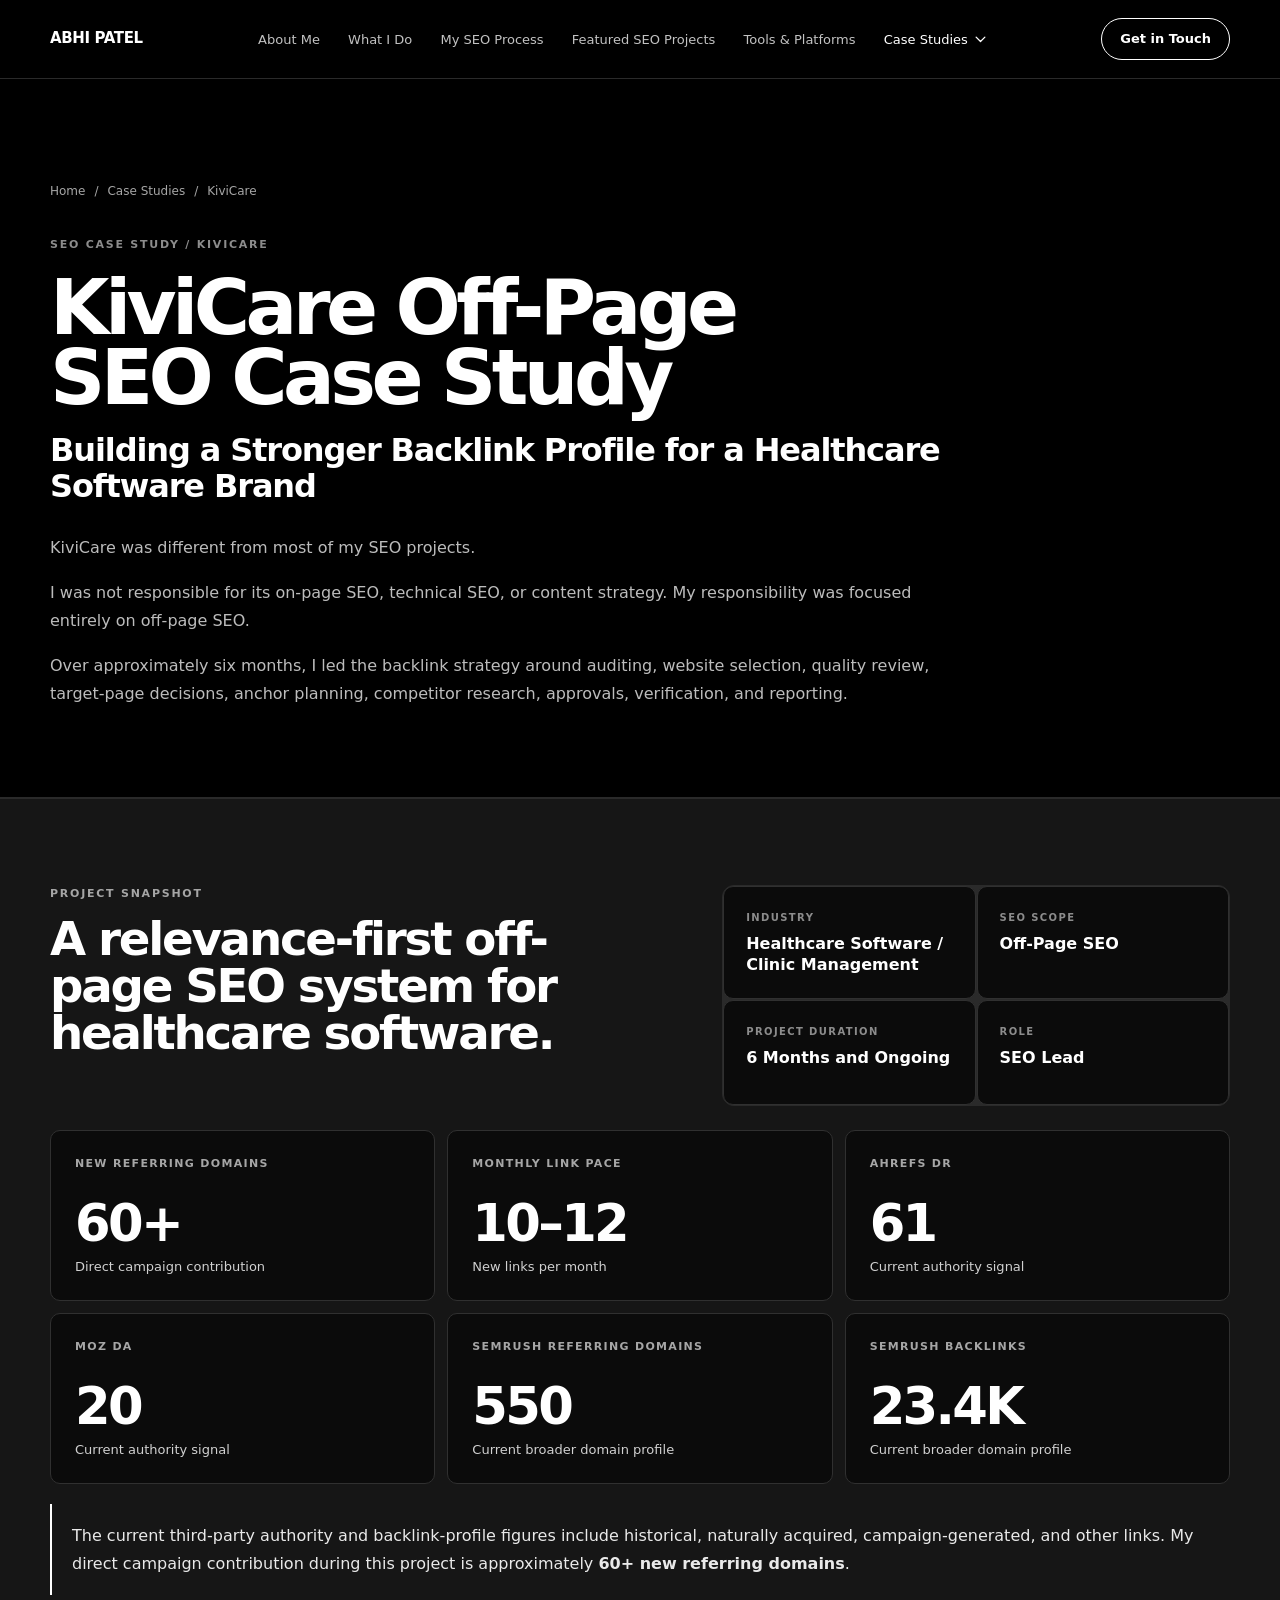
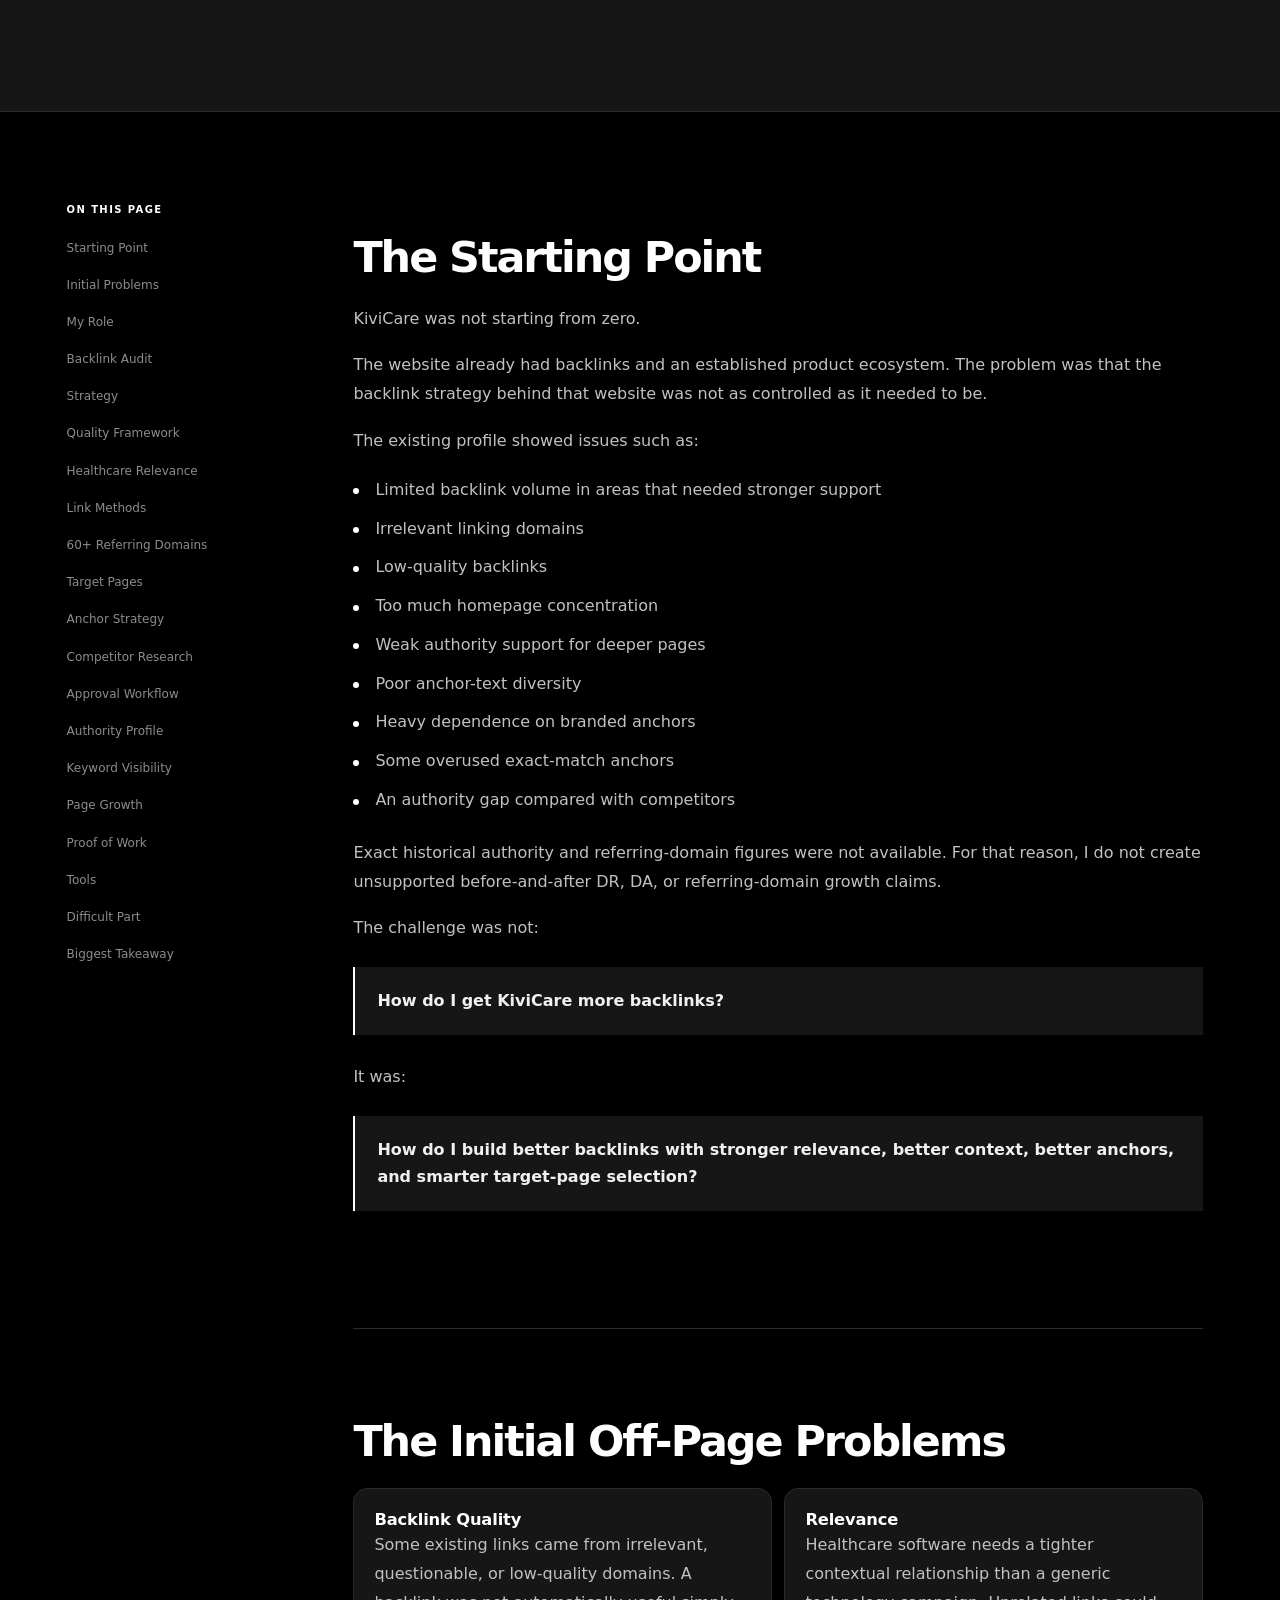
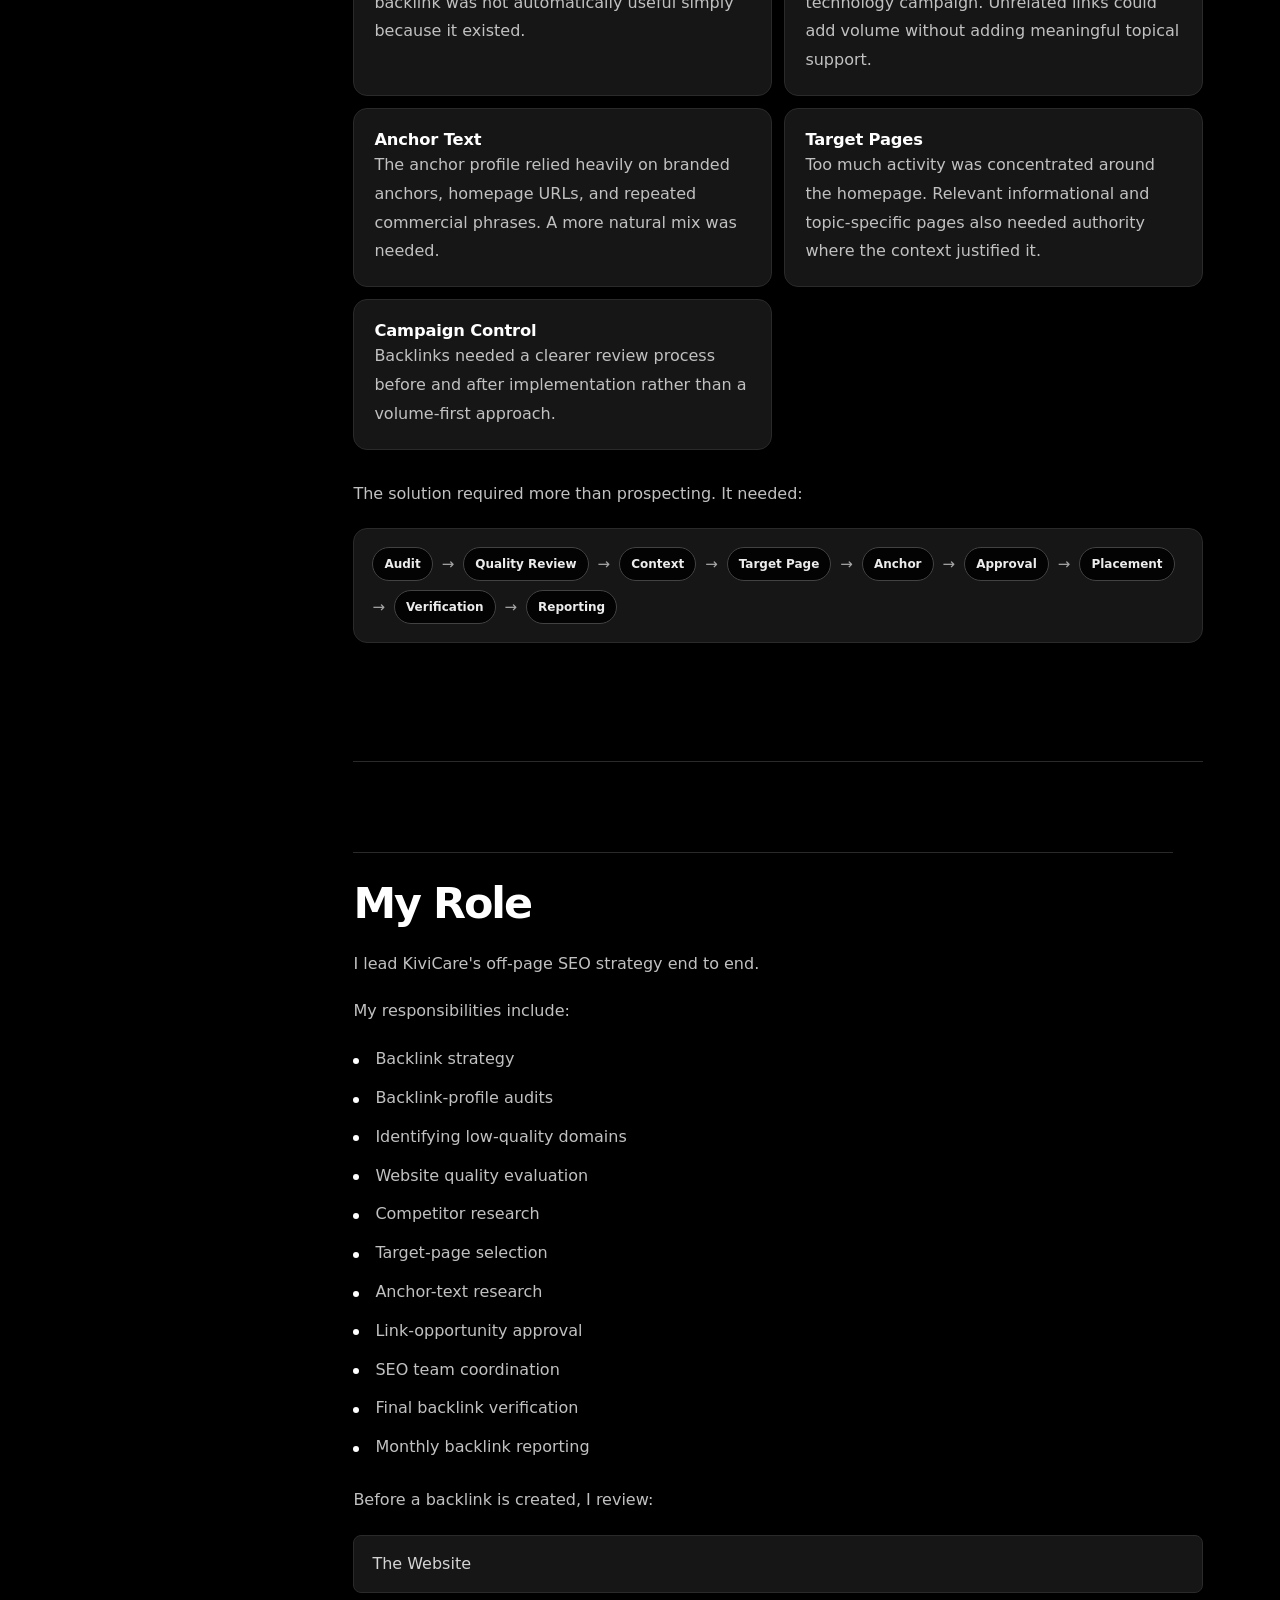
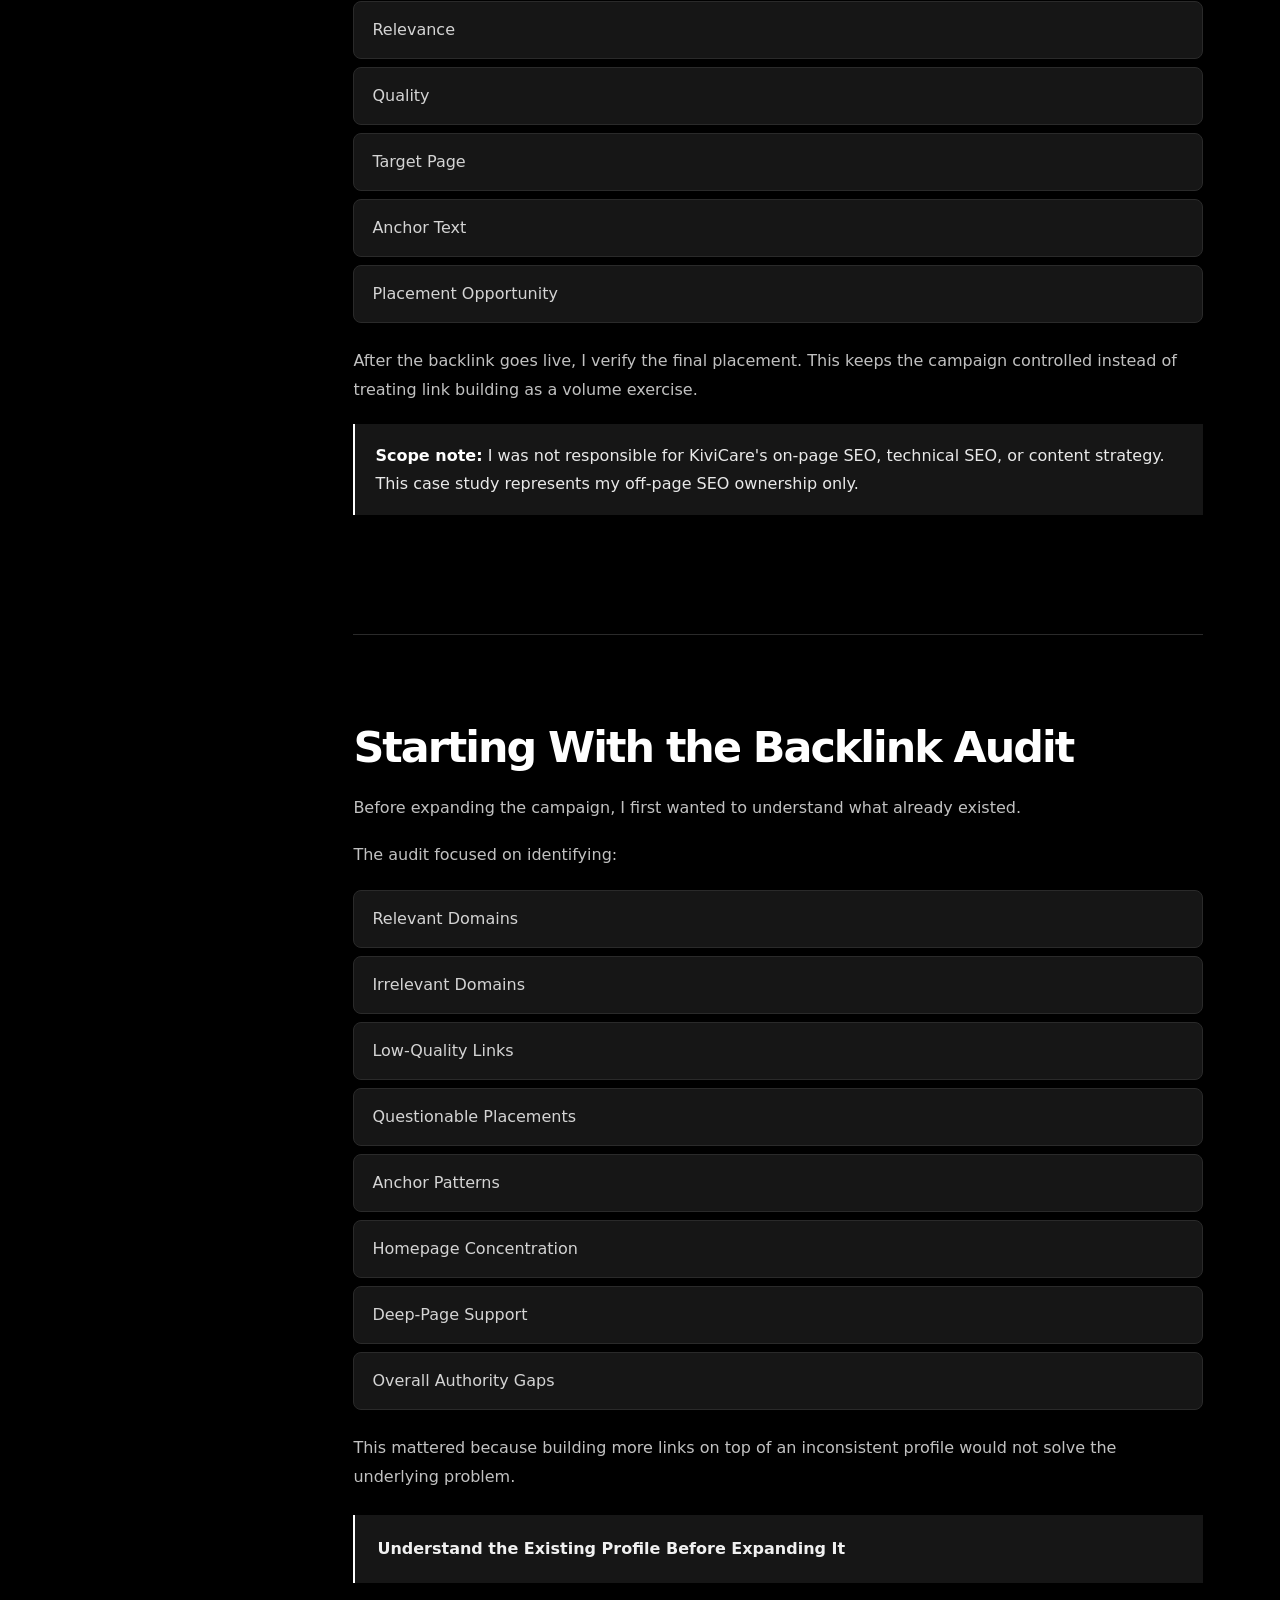
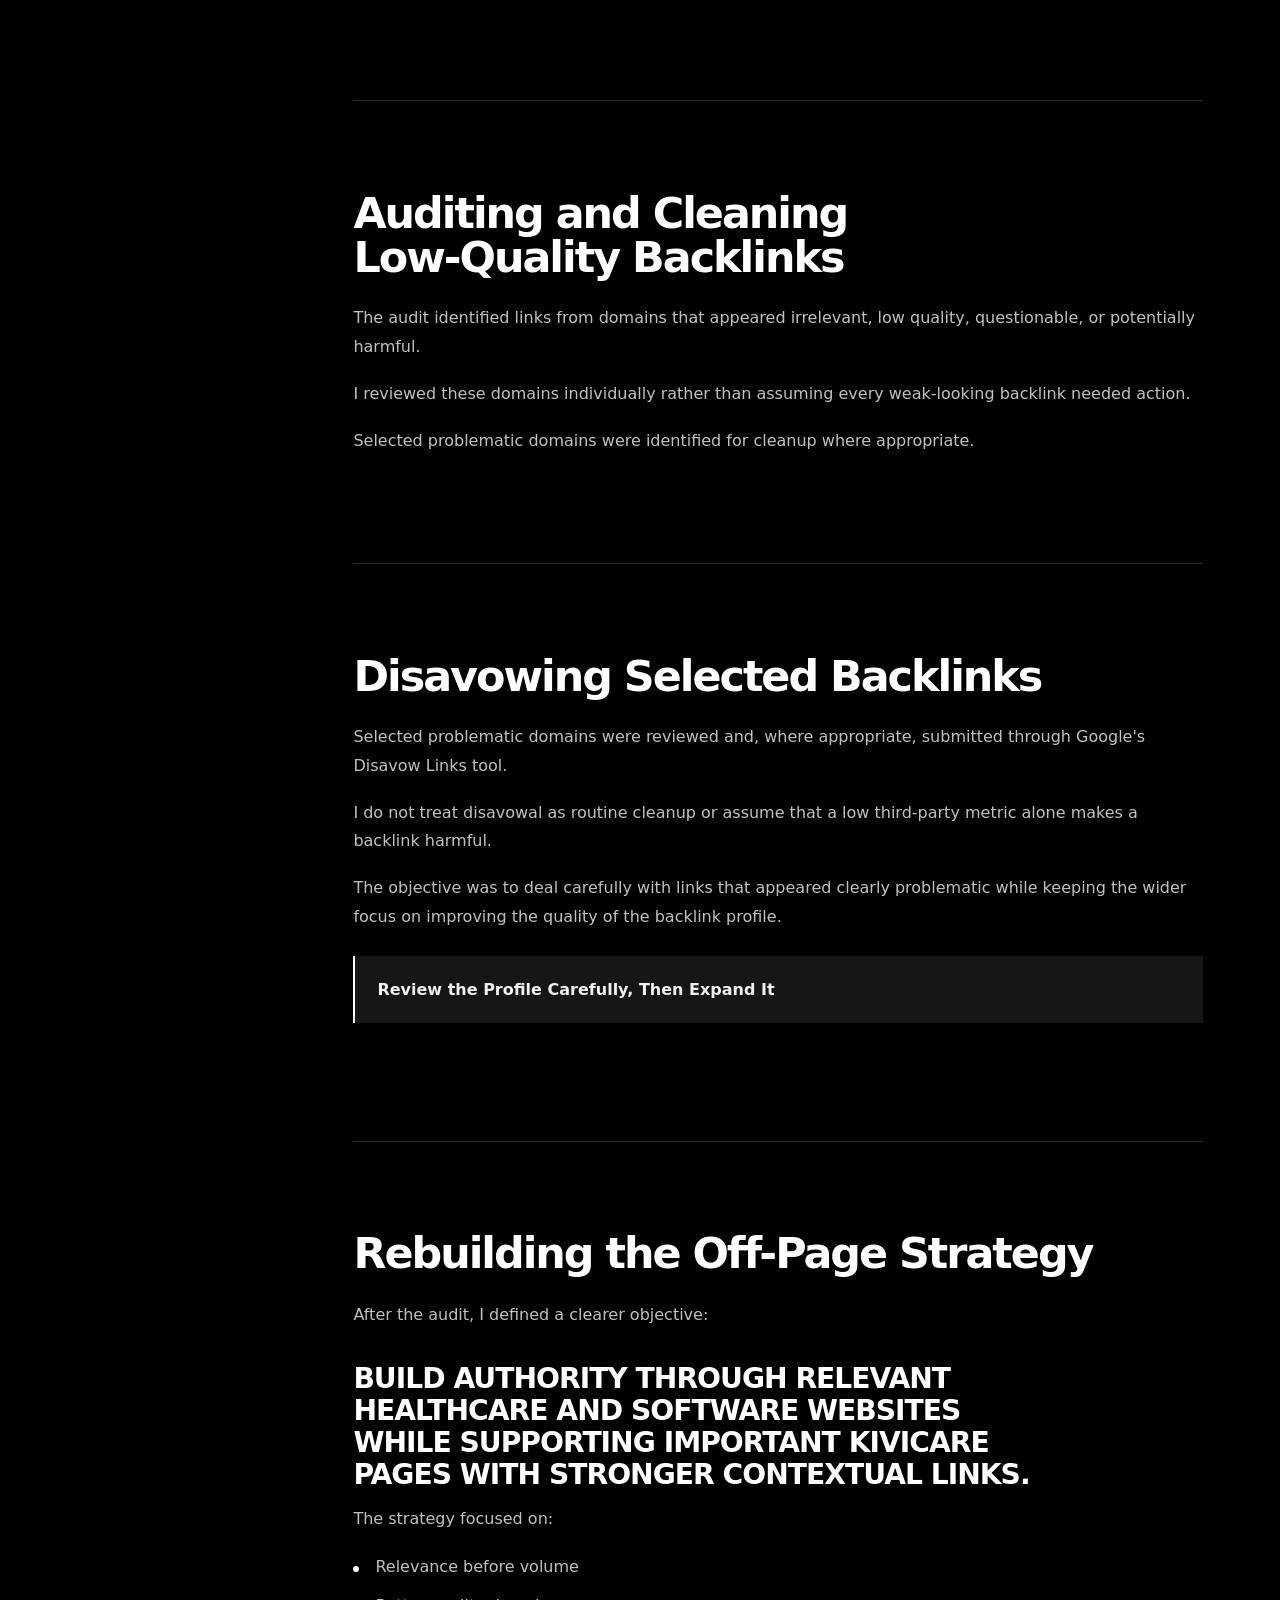
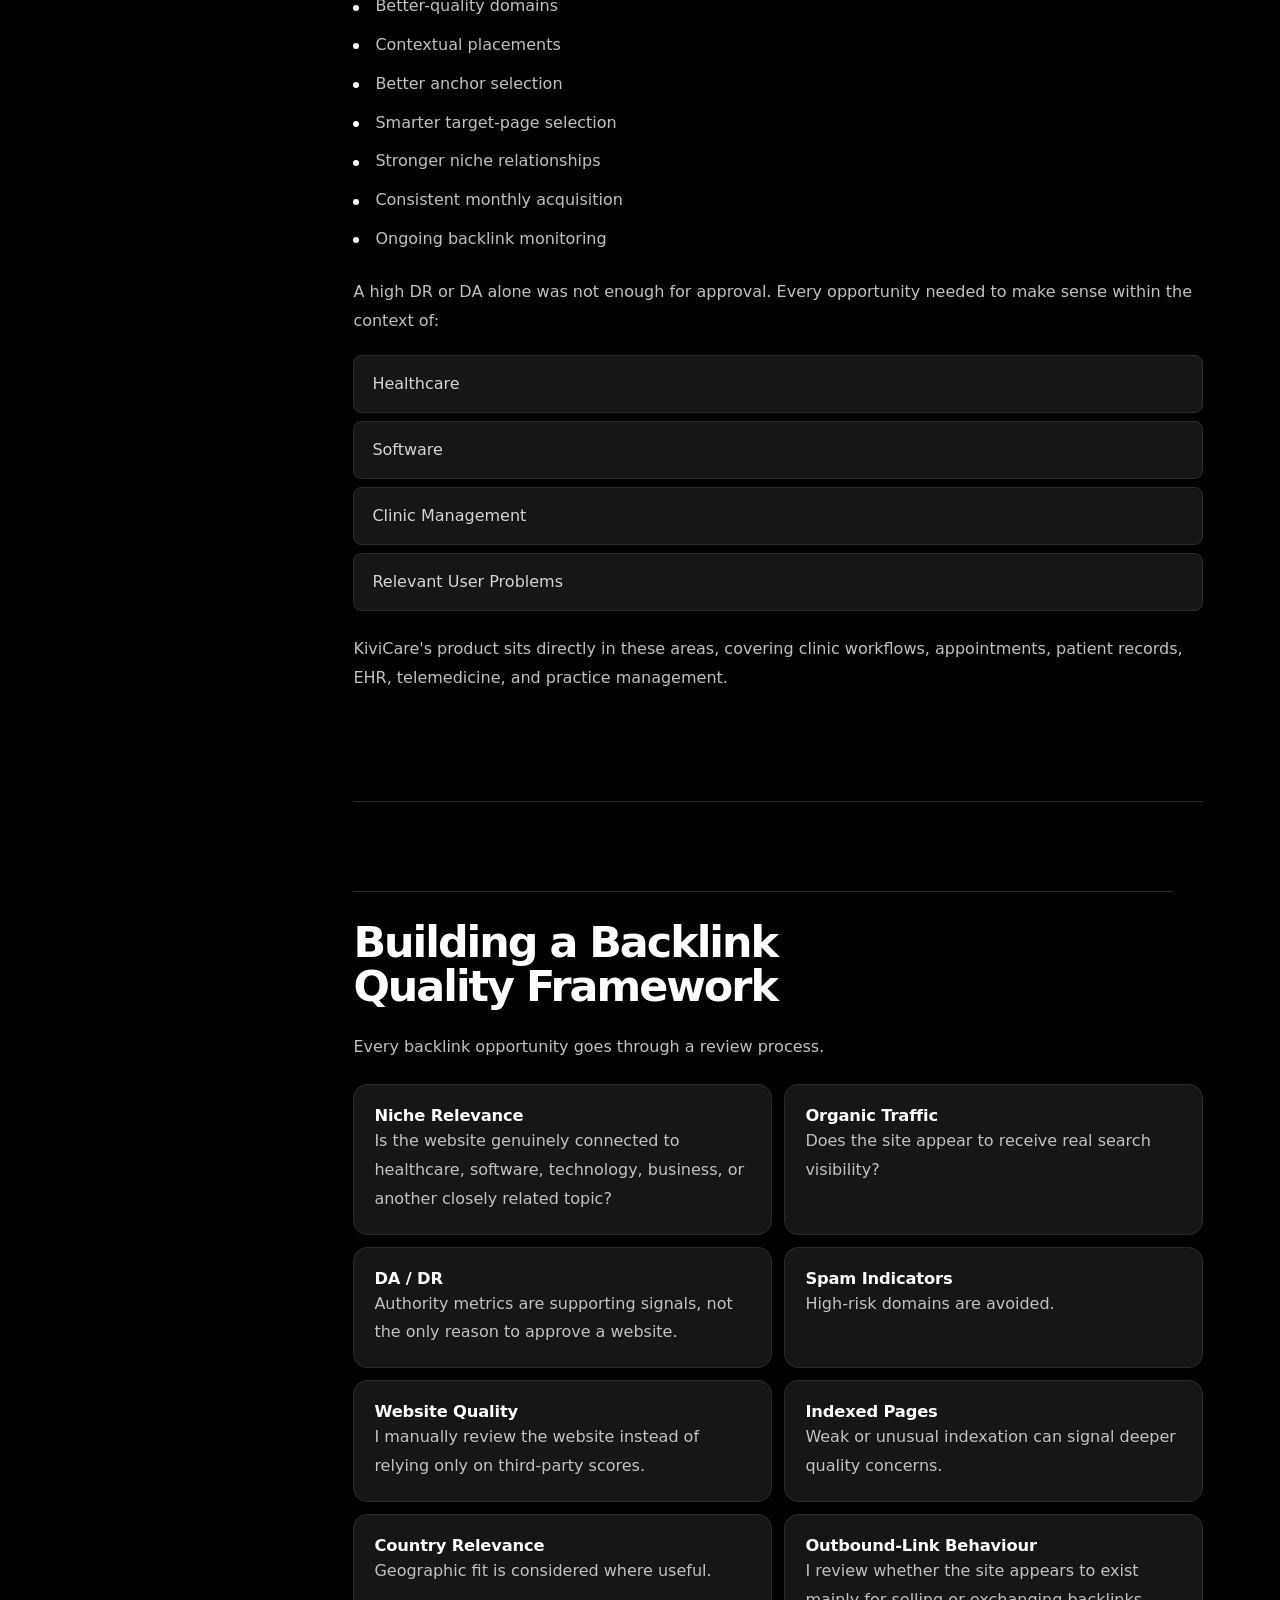
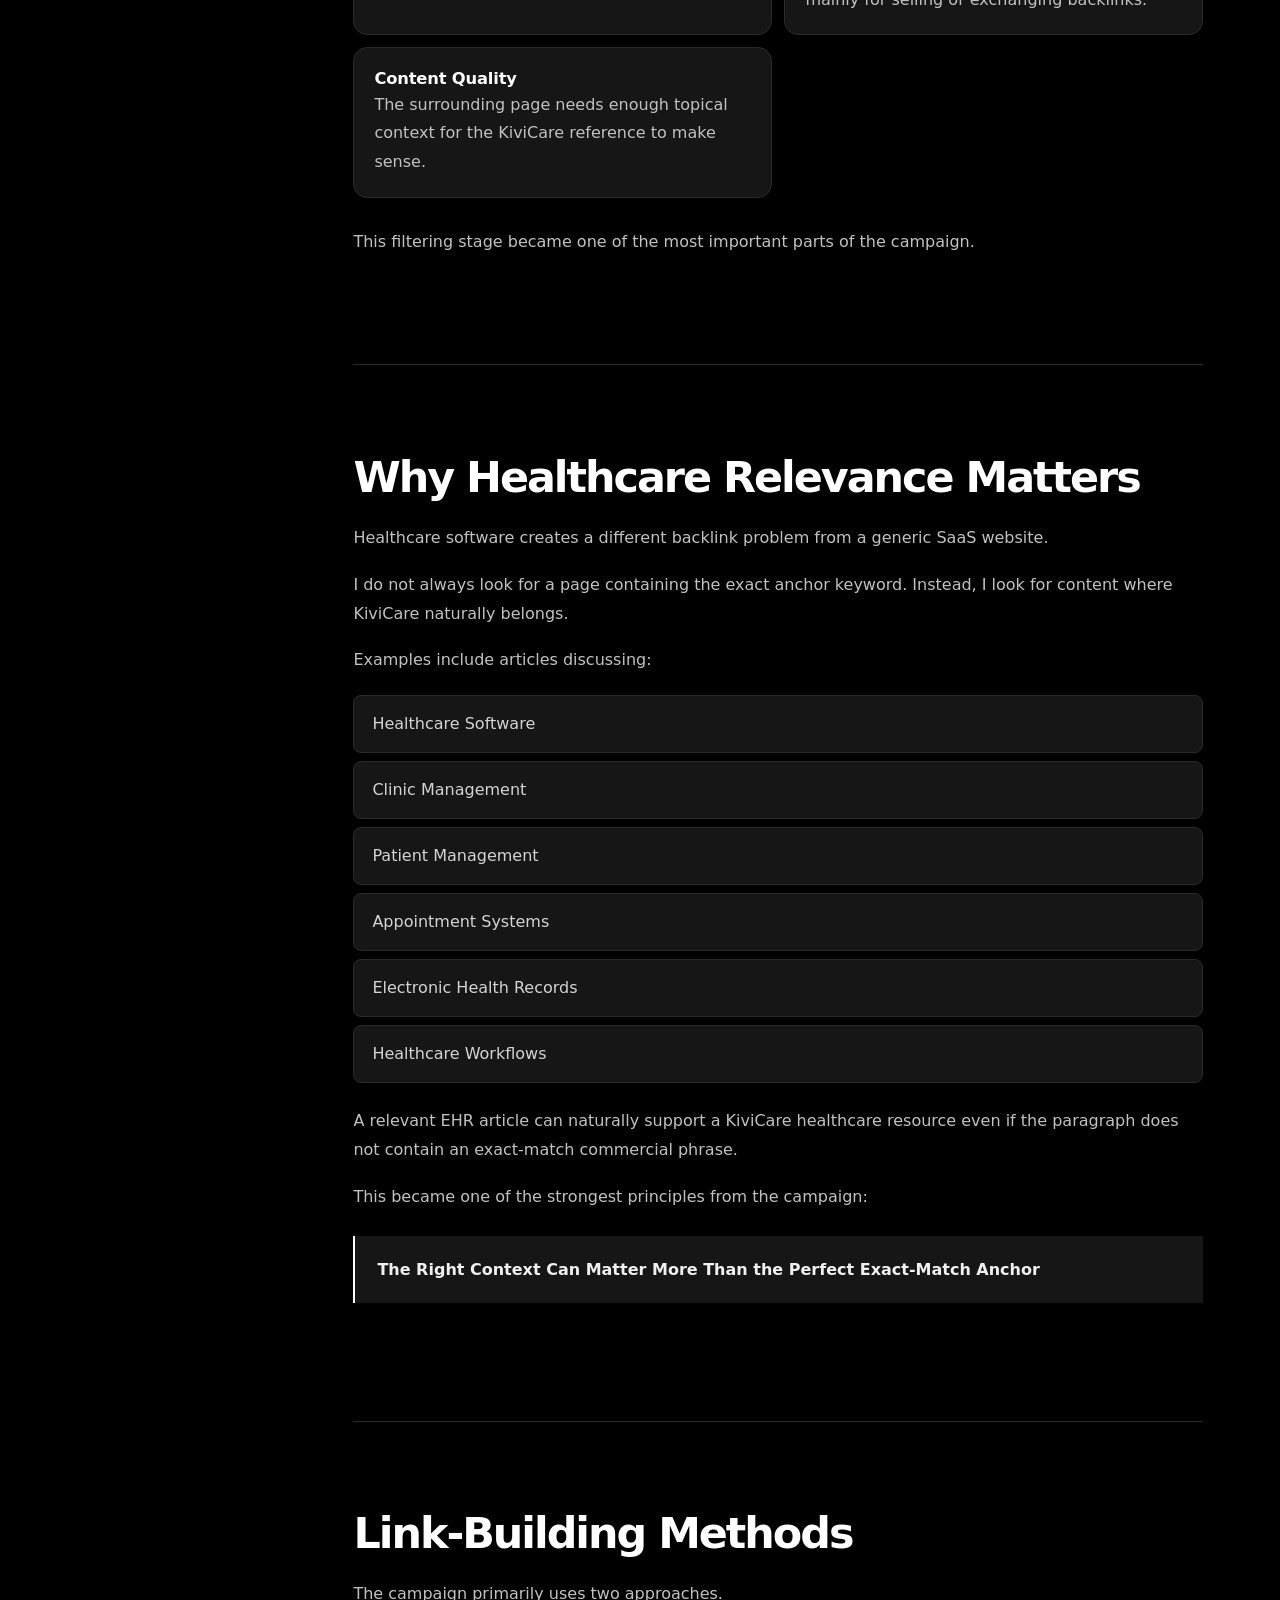
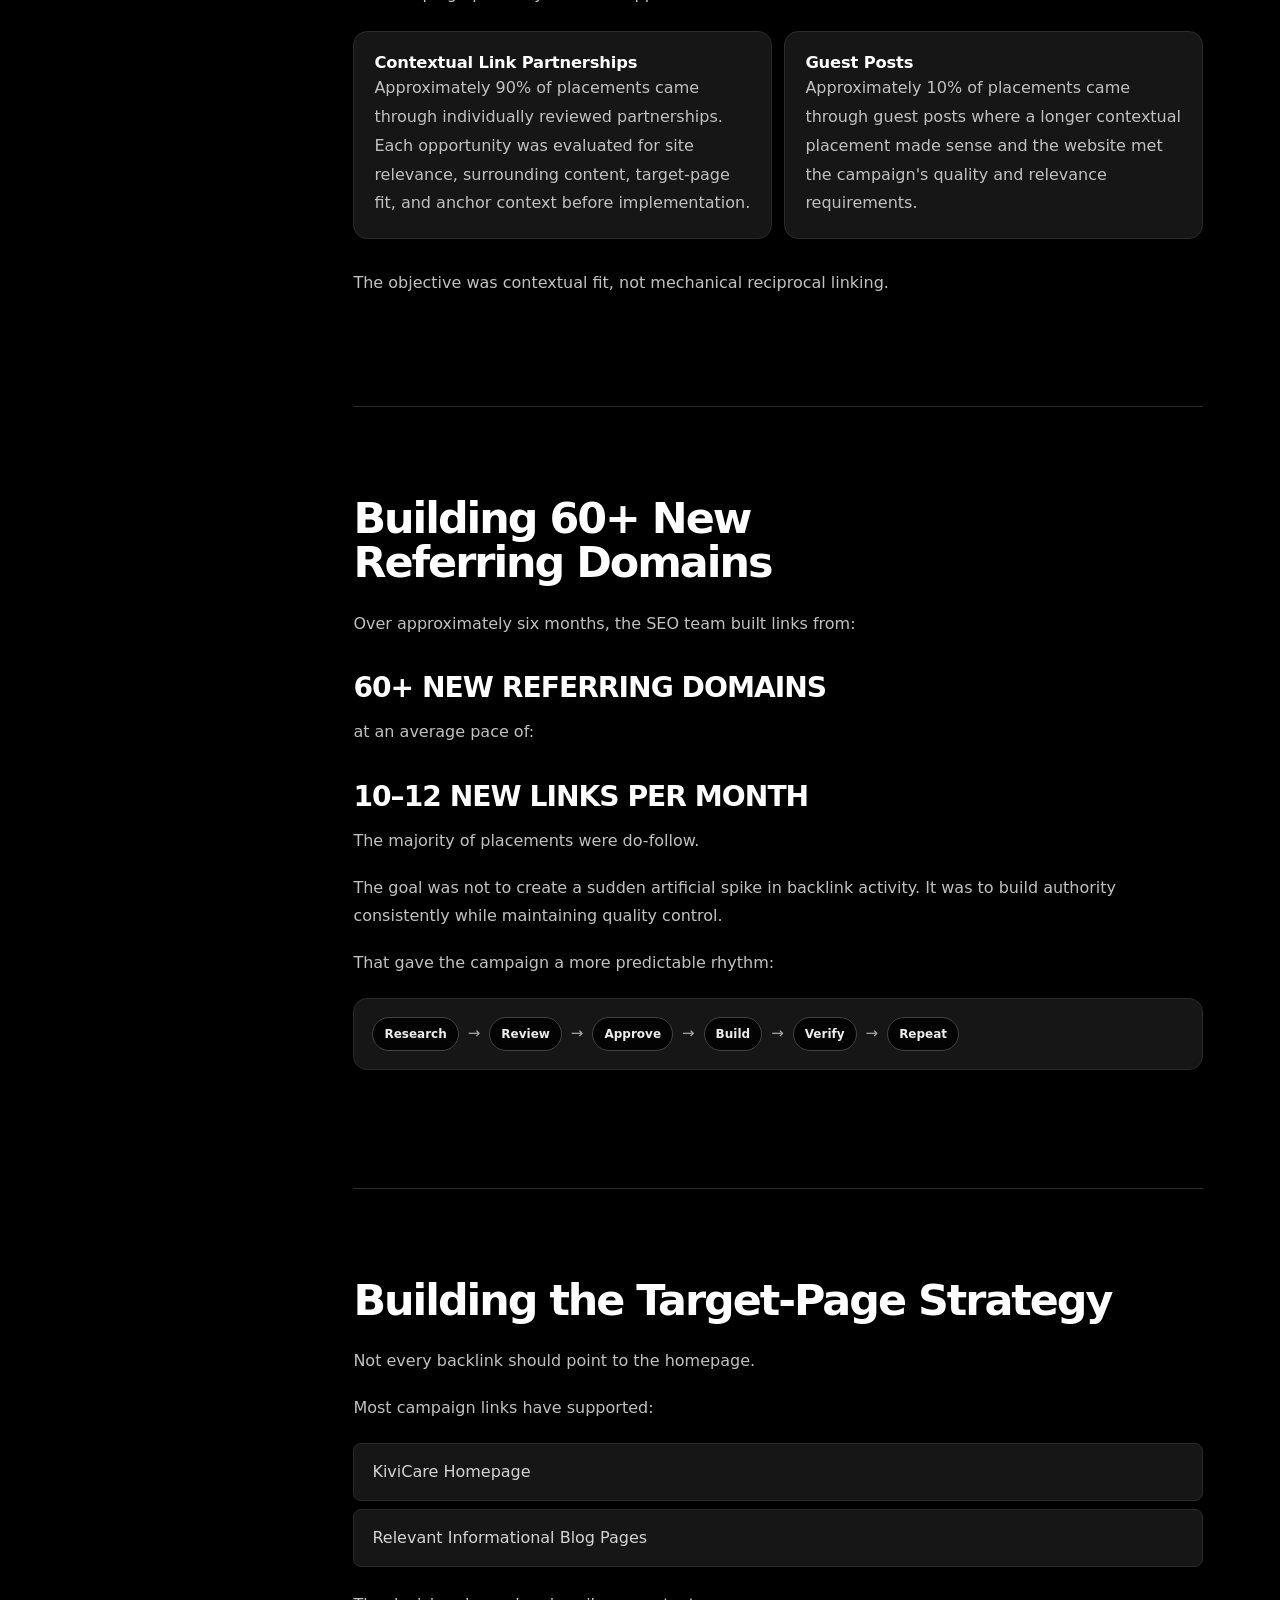
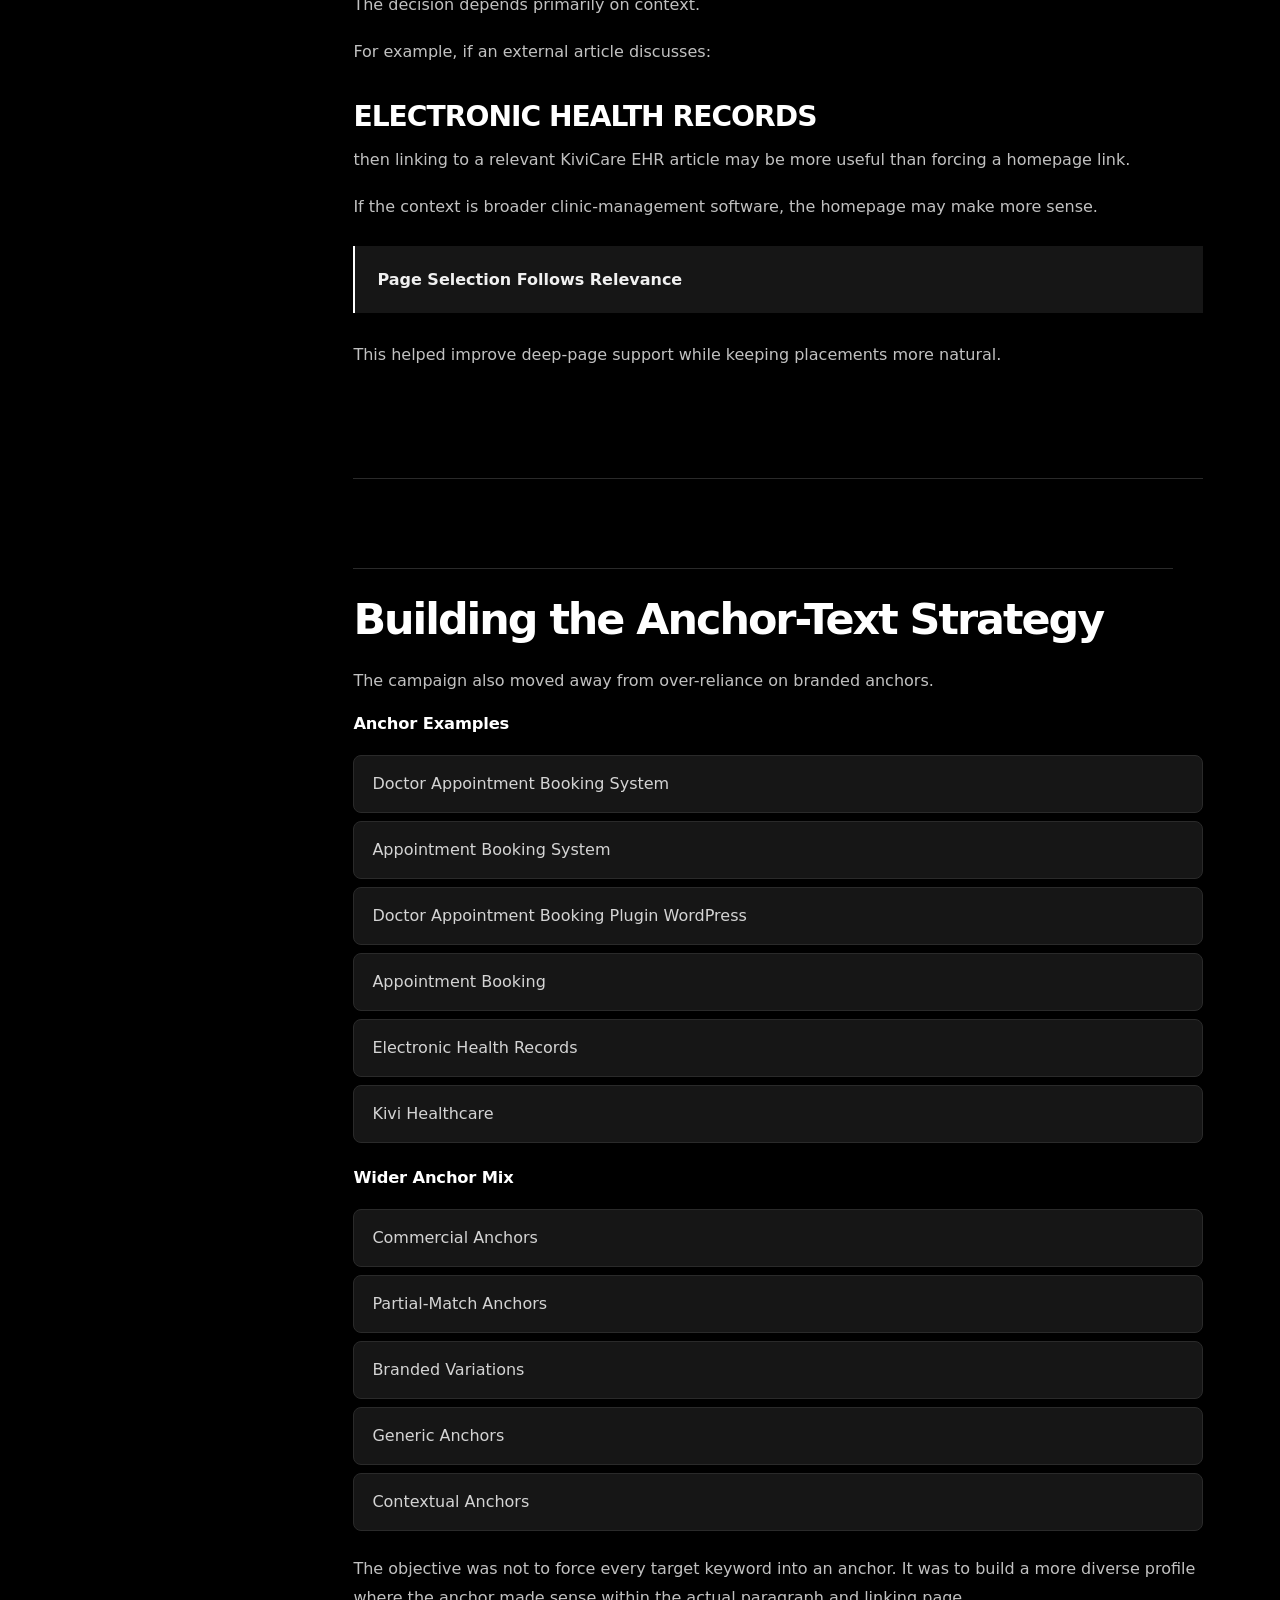
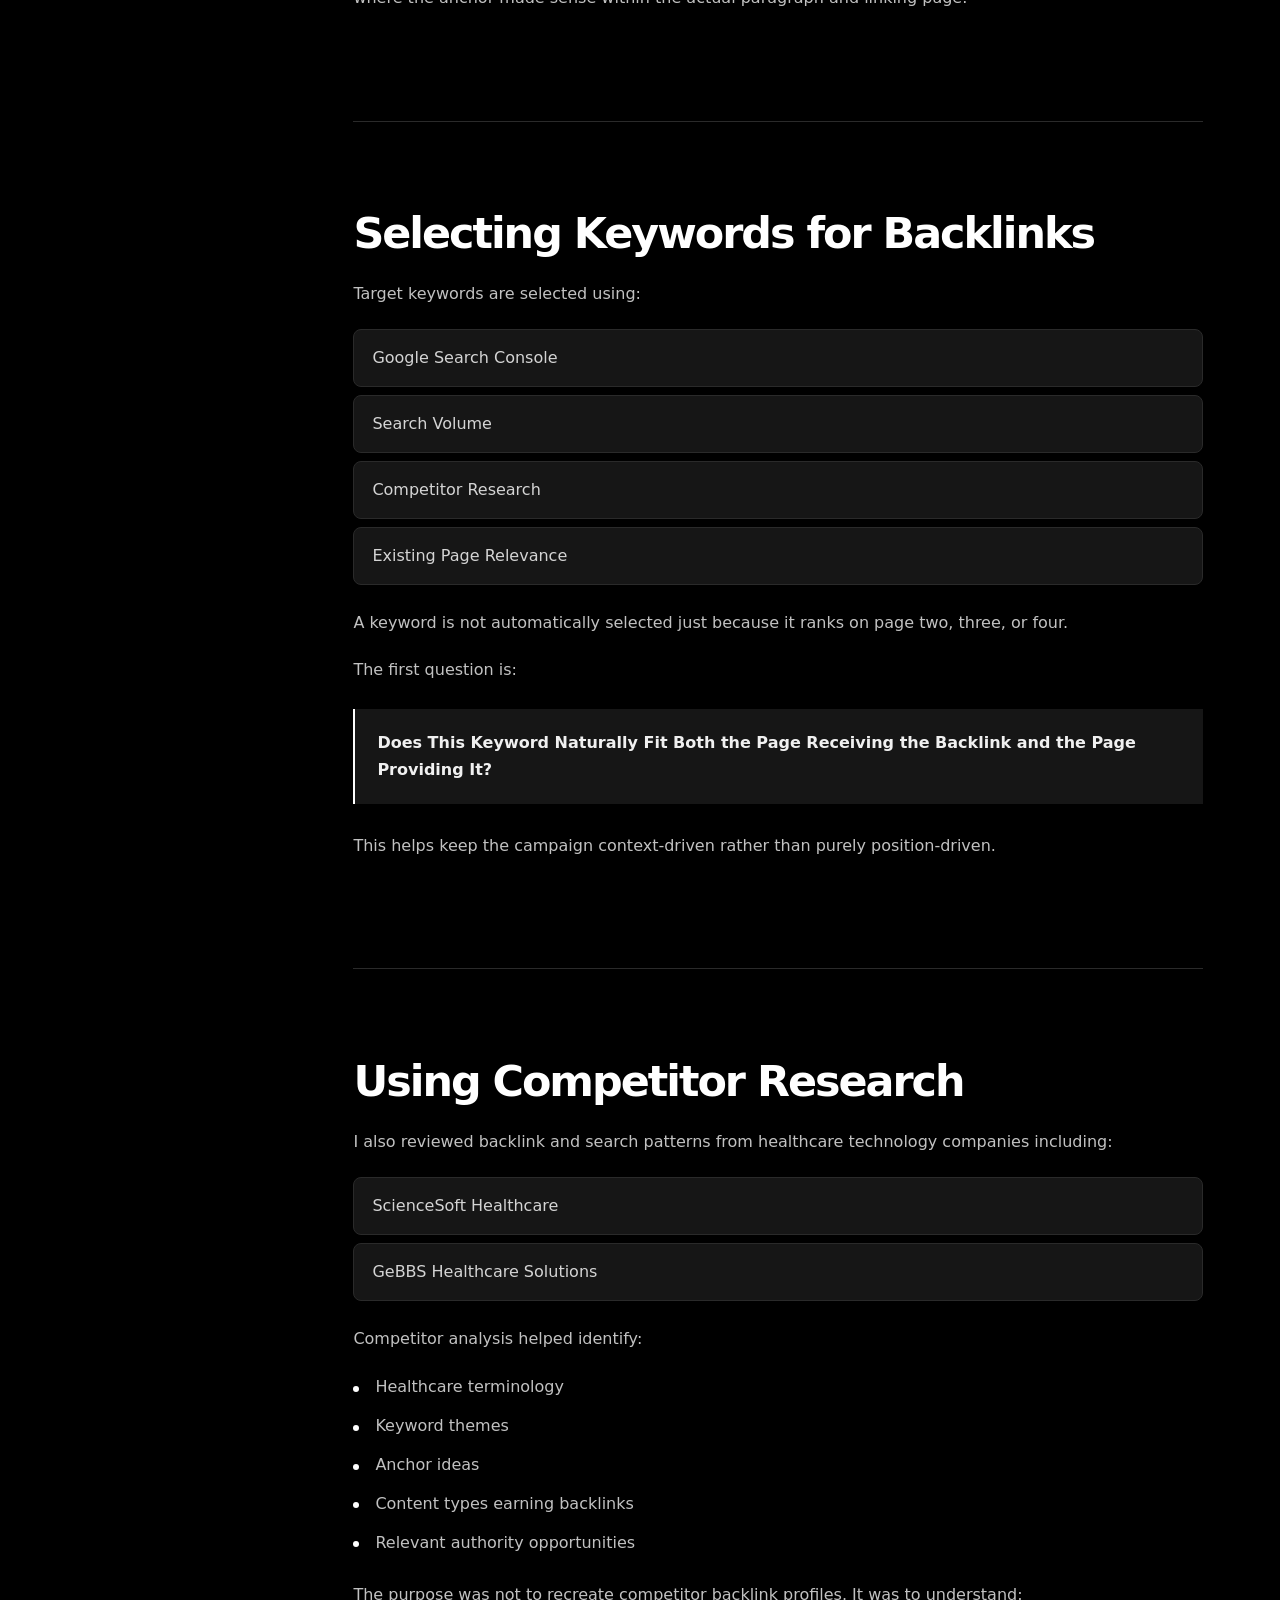
<file: case-studies/kivicare.html>
<!DOCTYPE html>

<html lang="en">
<head>
<meta charset="utf-8"/>
<meta content="width=device-width, initial-scale=1.0" name="viewport"/>
<title>KiviCare Off-Page SEO Case Study | Abhi Patel</title>
<meta content="KiviCare off-page SEO case study by Abhi Patel, covering backlink audits, relevance-led link building, anchor strategy, target pages, and authority signals." name="description"/>
<meta content="index,follow,max-image-preview:large" name="robots"/>
<meta content="#000000" name="theme-color"/>
<link rel="canonical" href="https://seo-abhi.github.io/portfolio/case-studies/kivicare.html">
<style>
    :root {
      --bg: #000;
      --surface: #070707;
      --surface-2: #0b0b0b;
      --text: #fff;
      --copy: #d1d1d1;
      --muted: #9a9a9a;
      --muted-2: #707070;
      --line: #242424;
      --line-strong: #393939;
      --max: 1240px;
      --reading: 850px;
      --radius: 18px;
      --ease: 220ms ease;
    }

    * { box-sizing: border-box; margin: 0; padding: 0; }
    html { background: var(--bg); scroll-behavior: smooth; }
    body {
      min-height: 100vh;
      background: var(--bg);
      color: var(--text);
      font-family: Arial, Helvetica, sans-serif;
      font-size: 16px;
      line-height: 1.72;
      -webkit-font-smoothing: antialiased;
      text-rendering: optimizeLegibility;
      overflow-wrap: anywhere;
    }

    a { color: inherit; text-decoration: none; }
    img { display: block; max-width: 100%; height: auto; }
    ::selection { background: #fff; color: #000; }
    :focus-visible { outline: 2px solid #fff; outline-offset: 4px; }

    .container {
      width: min(calc(100% - 48px), var(--max));
      margin-inline: auto;
    }

    .skip-link {
      position: fixed;
      top: 12px;
      left: 12px;
      z-index: 9999;
      padding: 10px 14px;
      color: #000;
      background: #fff;
      border-radius: 8px;
      font-weight: 800;
      transform: translateY(-180%);
    }
    .skip-link:focus { transform: translateY(0); }

    /* Header */
    .site-header {
      position: sticky;
      top: 0;
      z-index: 1000;
      border-bottom: 1px solid rgba(255,255,255,.08);
      background: rgba(0,0,0,.88);
      backdrop-filter: blur(16px);
      -webkit-backdrop-filter: blur(16px);
    }
    .nav {
      min-height: 72px;
      display: flex;
      align-items: center;
      justify-content: space-between;
      gap: 24px;
    }
    .brand {
      font-size: 14px;
      font-weight: 900;
      letter-spacing: .025em;
      white-space: nowrap;
    }
    .nav-center {
      display: flex;
      align-items: center;
      gap: 26px;
    }
    .nav-center a {
      color: var(--muted);
      font-size: 13px;
      transition: color var(--ease);
    }
    .nav-center a:hover { color: #fff; }
    .nav-cta {
      min-height: 42px;
      display: inline-flex;
      align-items: center;
      padding: 0 18px;
      border: 1px solid #fff;
      border-radius: 999px;
      font-size: 13px;
      font-weight: 800;
      transition: background var(--ease), color var(--ease);
    }
    .nav-cta:hover { background: #fff; color: #000; }

    /* Hero */
    .hero {
      position: relative;
      overflow: hidden;
      border-bottom: 1px solid var(--line);
      padding: clamp(68px, 9vw, 128px) 0 clamp(70px, 9vw, 118px);
    }
    .hero::before {
      content: "";
      position: absolute;
      inset: 0;
      pointer-events: none;
      opacity: .32;
      background-image:
        linear-gradient(rgba(255,255,255,.055) 1px, transparent 1px),
        linear-gradient(90deg, rgba(255,255,255,.055) 1px, transparent 1px);
      background-size: 68px 68px;
      mask-image: linear-gradient(to bottom, #000 0%, transparent 92%);
    }
    .hero-inner {
      position: relative;
      z-index: 1;
    }
    .breadcrumb {
      display: flex;
      align-items: center;
      gap: 9px;
      margin-bottom: 34px;
      color: var(--muted);
      font-size: 12px;
    }
    .breadcrumb a:hover { color: #fff; }
    .eyebrow {
      margin-bottom: 18px;
      color: var(--muted);
      font-size: 11px;
      font-weight: 800;
      letter-spacing: .16em;
      text-transform: uppercase;
    }
    .hero h1 {
      max-width: 1080px;
      font-size: clamp(3.5rem, 8.4vw, 8.6rem);
      line-height: .88;
      letter-spacing: -.068em;
      font-weight: 900;
    }
    .hero-subtitle {
      max-width: 1000px;
      margin-top: 26px;
      color: #f2f2f2;
      font-size: clamp(1.35rem, 2.8vw, 2.25rem);
      line-height: 1.13;
      letter-spacing: -.032em;
      font-weight: 700;
    }
    .hero-copy {
      max-width: 900px;
      margin-top: 34px;
      display: grid;
      gap: 16px;
      color: var(--copy);
      font-size: clamp(1rem, 1.3vw, 1.12rem);
    }

    /* Snapshot */
    .snapshot {
      border-bottom: 1px solid var(--line);
      padding: clamp(58px, 7vw, 86px) 0;
    }
    .snapshot-top {
      display: grid;
      grid-template-columns: .8fr 1.2fr;
      gap: 48px;
      align-items: start;
    }
    .section-kicker {
      color: var(--muted);
      font-size: 11px;
      font-weight: 800;
      letter-spacing: .16em;
      text-transform: uppercase;
    }
    .snapshot h2 {
      margin-top: 12px;
      font-size: clamp(2.2rem, 5vw, 4.7rem);
      line-height: .96;
      letter-spacing: -.052em;
    }
    .snapshot-meta {
      display: grid;
      grid-template-columns: repeat(2, minmax(0,1fr));
      gap: 1px;
      border: 1px solid var(--line);
      border-radius: var(--radius);
      overflow: hidden;
      background: var(--line);
    }
    .meta-item {
      min-height: 105px;
      padding: 22px;
      background: var(--surface);
    }
    .meta-label {
      display: block;
      margin-bottom: 7px;
      color: var(--muted-2);
      font-size: 10px;
      font-weight: 800;
      letter-spacing: .14em;
      text-transform: uppercase;
    }
    .meta-value {
      font-size: 16px;
      line-height: 1.35;
      font-weight: 750;
    }

    .kpi-grid {
      display: grid;
      grid-template-columns: repeat(3, minmax(0,1fr));
      gap: 12px;
      margin-top: 24px;
    }
    .kpi {
      min-height: 170px;
      display: flex;
      flex-direction: column;
      justify-content: space-between;
      padding: 24px;
      border: 1px solid var(--line);
      border-radius: var(--radius);
      background: linear-gradient(145deg, #0b0b0b 0%, #040404 100%);
    }
    .kpi-label {
      color: var(--muted);
      font-size: 11px;
      font-weight: 800;
      letter-spacing: .12em;
      text-transform: uppercase;
    }
    .kpi-value {
      margin-top: 26px;
      font-size: clamp(2.1rem, 4vw, 4rem);
      line-height: .9;
      letter-spacing: -.052em;
      font-weight: 900;
    }
    .kpi-detail {
      margin-top: 12px;
      color: var(--copy);
      font-size: 13px;
      line-height: 1.4;
    }

    /* Article */
    .article {
      padding: clamp(70px, 8vw, 116px) 0 140px;
    }
    .article-layout {
      display: grid;
      grid-template-columns: 220px minmax(0, 1fr);
      gap: clamp(48px, 7vw, 100px);
      align-items: start;
    }
    .article-rail {
      position: sticky;
      top: 104px;
    }
    .rail-title {
      margin-bottom: 14px;
      color: var(--muted-2);
      font-size: 10px;
      letter-spacing: .14em;
      text-transform: uppercase;
      font-weight: 800;
    }
    .rail-links {
      display: grid;
      gap: 7px;
      list-style: none;
    }
    .rail-links a {
      display: block;
      padding: 7px 0;
      color: #7e7e7e;
      font-size: 12px;
      line-height: 1.35;
      transition: color var(--ease), transform var(--ease);
    }
    .rail-links a:hover {
      color: #fff;
      transform: translateX(3px);
    }

    .article-content {
      width: 100%;
      max-width: var(--reading);
    }

    .case-section {
      scroll-margin-top: 110px;
      padding: 0 0 clamp(64px, 8vw, 100px);
      margin-bottom: clamp(64px, 8vw, 100px);
      border-bottom: 1px solid var(--line);
    }
    .case-section:last-child {
      border-bottom: 0;
      margin-bottom: 0;
      padding-bottom: 0;
    }

    .case-section > h1 {
      margin-bottom: 30px;
      font-size: clamp(2.25rem, 5vw, 4.75rem);
      line-height: .98;
      letter-spacing: -.05em;
      font-weight: 880;
    }
    .case-section h2 {
      margin: 34px 0 14px;
      font-size: clamp(1.6rem, 3.1vw, 2.6rem);
      line-height: 1.05;
      letter-spacing: -.035em;
    }
    .case-section h3 {
      margin: 30px 0 12px;
      color: #fff;
      font-size: 13px;
      line-height: 1.4;
      letter-spacing: .11em;
      text-transform: uppercase;
      font-weight: 800;
    }
    .case-section p {
      margin: 0 0 18px;
      color: var(--copy);
      font-size: 16px;
      line-height: 1.78;
    }
    .case-section strong {
      color: #fff;
      font-weight: 800;
    }
    .case-section ul {
      margin: 20px 0 24px;
      display: grid;
      gap: 10px;
      list-style: none;
    }
    .case-section li {
      position: relative;
      padding-left: 22px;
      color: var(--copy);
      line-height: 1.62;
    }
    .case-section li::before {
      content: "";
      position: absolute;
      left: 0;
      top: .78em;
      width: 6px;
      height: 6px;
      border-radius: 50%;
      background: #fff;
    }

    /* Tools list */
    #tools-platforms-used .tools-list {
      grid-template-columns: repeat(2, minmax(0, 1fr));
      column-gap: 42px;
      row-gap: 12px;
      margin-top: 28px;
    }

    #tools-platforms-used .tools-list li {
      padding: 15px 18px 15px 38px;
      border: 1px solid var(--line);
      border-radius: 12px;
      background: var(--surface);
      color: #e3e3e3;
    }

    #tools-platforms-used .tools-list li::before {
      left: 18px;
      top: 1.55em;
      width: 6px;
      height: 6px;
    }

    .case-section blockquote {
      margin: 28px 0;
      padding: 20px 22px;
      border-left: 2px solid #fff;
      background: var(--surface);
      color: #fff;
    }

    /* Structured/problem sections */
    .case-section--structured > h2 {
      padding-top: 28px;
      border-top: 1px solid var(--line);
    }

    /* Keyword strategy */
    .keyword-strategy .keyword-list {
      display: grid;
      grid-template-columns: repeat(2, minmax(0, 1fr));
      gap: 10px 12px;
      margin: 14px 0 30px;
      padding: 0;
      list-style: none;
    }

    .keyword-strategy .keyword-list li {
      position: relative;
      min-height: 58px;
      display: flex;
      align-items: center;
      padding: 14px 18px 14px 42px;
      border: 1px solid var(--line);
      border-radius: 12px;
      background: var(--surface);
      color: #e6e6e6;
      font-size: 14px;
      line-height: 1.45;
    }

    .keyword-strategy .keyword-list li::before {
      content: "";
      position: absolute;
      left: 20px;
      top: 50%;
      width: 6px;
      height: 6px;
      border-radius: 50%;
      background: #fff;
      transform: translateY(-50%);
    }

    .keyword-strategy .keyword-list--primary {
      grid-template-columns: minmax(0, 1fr);
      max-width: 430px;
    }

    .keyword-strategy .keyword-list--primary li {
      min-height: 66px;
      font-size: 17px;
    }

    .keyword-strategy .keyword-objective {
      margin-top: 8px;
      padding: 20px 22px;
      border-left: 2px solid #fff;
      background: var(--surface);
      color: #f0f0f0;
    }

    /* Proof images */
    .evidence {
      margin: 36px 0 44px;
    }
    .evidence-frame {
      overflow: hidden;
      border: 1px solid var(--line-strong);
      border-radius: 16px;
      background: #f4f4f4;
    }
    .evidence img {
      width: 100%;
      height: auto;
    }
    .evidence figcaption {
      margin-top: 10px;
      color: var(--muted);
      font-size: 12px;
      line-height: 1.5;
    }

    /* Strong metric blocks inside results sections */
    #consolidating-the-streamit-ecosystem h2,
    #overall-seo-results h2,
    #homepage-growth h3,
    #another-brand-search-win h2 {
      margin-top: 26px;
    }

    /* Proof-of-work recap */
    #proof-of-work h3 {
      margin-top: 18px;
      padding: 18px 18px 0;
      border: 1px solid var(--line);
      border-bottom: 0;
      border-radius: 12px 12px 0 0;
      background: var(--surface);
    }
    #proof-of-work h3 + p {
      margin: 0 0 16px;
      padding: 0 18px 18px;
      border: 1px solid var(--line);
      border-top: 0;
      border-radius: 0 0 12px 12px;
      background: var(--surface);
      white-space: pre-line;
    }

    /* Takeaway */
    #my-biggest-takeaway {
      padding: clamp(42px, 6vw, 70px);
      border: 1px solid var(--line-strong);
      border-radius: 22px;
      background: linear-gradient(145deg, #0c0c0c 0%, #030303 100%);
    }
    #my-biggest-takeaway > h1 {
      max-width: 700px;
    }
    #my-biggest-takeaway p:last-child strong {
      display: block;
      margin-top: 26px;
      color: #fff;
      font-size: clamp(1.25rem, 2.5vw, 1.8rem);
      line-height: 1.35;
    }

    /* Footer */
    .footer {
      border-top: 1px solid var(--line);
      padding: 32px 0 46px;
    }
    .footer-inner {
      display: flex;
      align-items: center;
      justify-content: space-between;
      gap: 22px;
      color: var(--muted-2);
      font-size: 12px;
    }
    .footer-links {
      display: flex;
      gap: 18px;
    }
    .footer a:hover { color: #fff; }

    @media (max-width: 1050px) {
      .article-layout {
        grid-template-columns: 1fr;
      }
      .article-rail {
        display: none;
      }
      .article-content {
        max-width: 920px;
      }
      .snapshot-top {
        grid-template-columns: 1fr;
      }
    }

    @media (max-width: 820px) {
      .nav-center { display: none; }
      .kpi-grid { grid-template-columns: repeat(2, minmax(0,1fr)); }
    }

    @media (max-width: 620px) {
      .container { width: min(calc(100% - 28px), var(--max)); }
      .nav-cta { display: none; }
      .hero {
        padding: 52px 0 64px;
      }
      .hero h1 {
        font-size: clamp(3.15rem, 17vw, 5.6rem);
      }
      .hero-subtitle {
        font-size: 1.42rem;
      }
      .snapshot-meta {
        grid-template-columns: 1fr;
      }
      .kpi-grid {
        grid-template-columns: 1fr;
      }
      .kpi {
        min-height: 145px;
      }
      .article {
        padding-top: 64px;
      }
      .case-section > h1 {
        font-size: clamp(2.25rem, 12vw, 3.6rem);
      }
      .case-section p,
      .case-section li {
        font-size: 15px;
      }

      #tools-platforms-used .tools-list {
        grid-template-columns: 1fr;
        gap: 10px;
      }

      .keyword-strategy .keyword-list {
        grid-template-columns: 1fr;
      }

      .keyword-strategy .keyword-list--primary {
        max-width: none;
      }

      .link-flow-grid,
      .status-list,
      .compact-keyword-list {
        grid-template-columns: 1fr;
      }

      .link-flow-card {
        padding: 18px;
      }

      .horizontal-flow {
        padding: 16px;
      }
      #my-biggest-takeaway {
        padding: 28px 22px;
        border-radius: 16px;
      }
      .footer-inner {
        flex-direction: column;
        align-items: flex-start;
      }
    }

    @media (prefers-reduced-motion: reduce) {
      html { scroll-behavior: auto; }
      *, *::before, *::after {
        animation-duration: .01ms !important;
        animation-iteration-count: 1 !important;
        transition-duration: .01ms !important;
      }
    }
  

    /* Internal-linking and process flows */
    .link-flow-grid {
      display: grid;
      grid-template-columns: repeat(2, minmax(0, 1fr));
      gap: 14px;
      margin: 28px 0 30px;
    }

    .link-flow-card {
      padding: 22px;
      border: 1px solid var(--line);
      border-radius: 14px;
      background: var(--surface);
    }

    .link-flow-card h3 {
      margin: 0 0 16px;
    }

    .link-flow-steps,
    .horizontal-flow {
      display: flex;
      flex-wrap: wrap;
      align-items: center;
      gap: 9px;
    }

    .link-flow-steps span:not(.flow-arrow),
    .horizontal-flow span:not(.flow-arrow) {
      display: inline-flex;
      align-items: center;
      min-height: 34px;
      padding: 7px 11px;
      border: 1px solid var(--line-strong);
      border-radius: 999px;
      background: #030303;
      color: #ececec;
      font-size: 12px;
      line-height: 1.35;
      font-weight: 700;
    }

    .flow-arrow {
      color: var(--muted);
      font-size: 15px;
      line-height: 1;
    }

    .horizontal-flow {
      margin: 20px 0 28px;
      padding: 18px;
      border: 1px solid var(--line);
      border-radius: 14px;
      background: var(--surface);
    }

    .status-list {
      grid-template-columns: repeat(2, minmax(0, 1fr));
      gap: 10px 12px !important;
      margin: 18px 0 24px !important;
    }

    .status-list li {
      padding: 15px 18px 15px 40px !important;
      border: 1px solid var(--line);
      border-radius: 12px;
      background: var(--surface);
    }

    .compact-keyword-list {
      grid-template-columns: repeat(2, minmax(0, 1fr));
      gap: 10px 12px !important;
      margin: 18px 0 26px !important;
    }

    .compact-keyword-list li {
      padding: 15px 18px 15px 40px !important;
      border: 1px solid var(--line);
      border-radius: 12px;
      background: var(--surface);
    }


    /* Internal-linking and process flows */
    .link-flow-grid {
      display: grid;
      grid-template-columns: repeat(2, minmax(0, 1fr));
      gap: 14px;
      margin: 28px 0 30px;
    }

    .link-flow-card {
      padding: 22px;
      border: 1px solid var(--line);
      border-radius: 14px;
      background: var(--surface);
    }

    .link-flow-card h3 {
      margin: 0 0 16px;
    }

    .link-flow-steps,
    .horizontal-flow {
      display: flex;
      flex-wrap: wrap;
      align-items: center;
      gap: 9px;
    }

    .link-flow-steps span:not(.flow-arrow),
    .horizontal-flow span:not(.flow-arrow) {
      display: inline-flex;
      align-items: center;
      min-height: 34px;
      padding: 7px 11px;
      border: 1px solid var(--line-strong);
      border-radius: 999px;
      background: #030303;
      color: #ececec;
      font-size: 12px;
      line-height: 1.35;
      font-weight: 700;
    }

    .flow-arrow {
      color: var(--muted);
      font-size: 15px;
      line-height: 1;
    }

    .horizontal-flow {
      margin: 20px 0 28px;
      padding: 18px;
      border: 1px solid var(--line);
      border-radius: 14px;
      background: var(--surface);
    }

    .status-list {
      grid-template-columns: repeat(2, minmax(0, 1fr));
      gap: 10px 12px !important;
      margin: 18px 0 24px !important;
    }

    .status-list li,
    .compact-keyword-list li {
      padding: 15px 18px 15px 40px !important;
      border: 1px solid var(--line);
      border-radius: 12px;
      background: var(--surface);
    }

    .compact-keyword-list {
      grid-template-columns: repeat(2, minmax(0, 1fr));
      gap: 10px 12px !important;
      margin: 18px 0 26px !important;
    }

    /* Earthly Jewels result sections */
    #overall-seo-results h2,
    #keyword-growth-example h2,
    #collection-page-growth h2 {
      margin-top: 26px;
    }

    /* Compact flow statements */
    .flow-statement {
      margin: 24px 0 28px;
      padding: 20px 22px;
      border-left: 2px solid #fff;
      background: var(--surface);
      color: #f0f0f0;
      font-weight: 700;
    }

    /* Tinyfacets structured keyword architecture */
    .keyword-architecture {
      display: grid;
      grid-template-columns: repeat(2, minmax(0, 1fr));
      gap: 12px;
      margin: 20px 0 30px;
    }

    .keyword-architecture-card {
      padding: 20px;
      border: 1px solid var(--line);
      border-radius: 14px;
      background: var(--surface);
    }

    .keyword-architecture-card h3 {
      margin: 0 0 8px;
    }

    .keyword-architecture-card p {
      margin: 0;
      font-size: 14px;
    }

    /* Search-result mini cards */
    .result-mini-grid {
      display: grid;
      grid-template-columns: repeat(2, minmax(0, 1fr));
      gap: 12px;
      margin: 20px 0 28px;
    }

    .result-mini-card {
      padding: 20px;
      border: 1px solid var(--line);
      border-radius: 14px;
      background: var(--surface);
    }

    .result-mini-card h3 {
      margin: 0 0 12px;
    }

    .result-mini-card p {
      margin: 0 0 6px;
      font-size: 14px;
    }

    /* Screenshot placeholders, ready for future proof images */
    .evidence-placeholder {
      margin: 34px 0 44px;
      padding: clamp(28px, 5vw, 52px);
      border: 1px dashed var(--line-strong);
      border-radius: 16px;
      background:
        linear-gradient(135deg, rgba(255,255,255,.025), rgba(255,255,255,0)),
        var(--surface);
      text-align: center;
    }

    .evidence-placeholder .placeholder-label {
      display: block;
      margin-bottom: 10px;
      color: #fff;
      font-size: 12px;
      font-weight: 800;
      letter-spacing: .12em;
      text-transform: uppercase;
    }

    .evidence-placeholder .placeholder-copy {
      max-width: 660px;
      margin: 0 auto;
      color: var(--muted);
      font-size: 13px;
      line-height: 1.6;
    }

    .evidence-placeholder figcaption {
      margin-top: 16px;
      color: var(--muted-2);
      font-size: 12px;
      line-height: 1.5;
    }

    /* Learnings */
    .learning-grid {
      display: grid;
      grid-template-columns: repeat(2, minmax(0, 1fr));
      gap: 12px;
      margin: 22px 0 28px;
    }

    .learning-item {
      padding: 18px 20px;
      border: 1px solid var(--line);
      border-radius: 12px;
      background: var(--surface);
      color: #e7e7e7;
      font-size: 14px;
      font-weight: 700;
      line-height: 1.45;
    }

    @media (max-width: 620px) {
      .keyword-architecture,
      .result-mini-grid,
      .learning-grid {
        grid-template-columns: 1fr;
      }
    }

    /* Final indexing-status card fix */
    .status-list {
      list-style: none !important;
      padding-left: 0 !important;
    }

    .status-list li {
      list-style: none !important;
      padding: 16px 18px !important;
      display: flex;
      align-items: center;
      min-height: 58px;
    }

    .status-list li::before,
    .status-list li::marker {
      content: none !important;
      display: none !important;
    }

  
    /* Jewelite specific structured blocks */
    .team-grid,
    .schema-grid,
    .trust-grid,
    .keyword-architecture,
    .result-mini-grid,
    .learning-grid {
      display: grid;
      grid-template-columns: repeat(2, minmax(0, 1fr));
      gap: 12px;
      margin: 20px 0 30px;
    }

    .team-card,
    .schema-card,
    .trust-card,
    .keyword-architecture-card,
    .result-mini-card,
    .learning-item {
      padding: 20px;
      border: 1px solid var(--line);
      border-radius: 14px;
      background: var(--surface);
    }

    .team-card h3,
    .schema-card h3,
    .trust-card h3,
    .keyword-architecture-card h3,
    .result-mini-card h3 {
      margin: 0 0 9px;
    }

    .team-card p,
    .schema-card p,
    .trust-card p,
    .keyword-architecture-card p,
    .result-mini-card p {
      margin: 0;
      font-size: 14px;
    }

    .learning-item {
      color: #e7e7e7;
      font-size: 14px;
      font-weight: 700;
      line-height: 1.45;
    }

    .metric-note {
      margin: 18px 0 28px;
      padding: 18px 20px;
      border-left: 2px solid #fff;
      background: var(--surface);
      color: #e8e8e8;
    }

    .code-sample {
      margin: 16px 0 24px;
      padding: 16px 18px;
      overflow-x: auto;
      border: 1px solid var(--line);
      border-radius: 12px;
      background: #050505;
      color: #f0f0f0;
      font-family: Consolas, Monaco, "Courier New", monospace;
      font-size: 13px;
      line-height: 1.6;
      white-space: pre-wrap;
      word-break: break-word;
    }

    .proof-list {
      display: grid;
      gap: 10px;
      margin: 20px 0 30px;
    }

    .proof-item {
      padding: 16px 18px;
      border: 1px solid var(--line);
      border-radius: 12px;
      background: var(--surface);
    }

    .proof-item strong {
      display: block;
      margin-bottom: 4px;
    }

    @media (max-width: 620px) {
      .team-grid,
      .schema-grid,
      .trust-grid,
      .keyword-architecture,
      .result-mini-grid,
      .learning-grid {
        grid-template-columns: 1fr;
      }
    }

    /* IQONIC Tech focused-scope additions */
    .scope-grid,
    .page-result-grid,
    .query-grid,
    .learning-grid {
      display: grid;
      grid-template-columns: repeat(2, minmax(0, 1fr));
      gap: 12px;
      margin: 22px 0 30px;
    }

    .scope-card,
    .page-result-card,
    .query-card,
    .learning-item {
      padding: 20px;
      border: 1px solid var(--line);
      border-radius: 14px;
      background: var(--surface);
    }

    .scope-card h3,
    .page-result-card h3,
    .query-card h3 {
      margin: 0 0 10px;
    }

    .scope-card p,
    .page-result-card p,
    .query-card p {
      margin: 0 0 7px;
      font-size: 14px;
    }

    .query-card .query-name {
      margin-bottom: 14px;
      color: #fff;
      font-weight: 800;
      line-height: 1.4;
    }

    .query-card .query-metrics {
      display: grid;
      grid-template-columns: repeat(2, minmax(0, 1fr));
      gap: 8px;
    }

    .query-card .query-metrics span {
      display: block;
      padding: 9px 10px;
      border: 1px solid var(--line);
      border-radius: 10px;
      color: #dcdcdc;
      font-size: 12px;
      line-height: 1.35;
    }

    .scope-note,
    .metric-note {
      margin: 20px 0 30px;
      padding: 18px 20px;
      border-left: 2px solid #fff;
      background: var(--surface);
      color: #e9e9e9;
      line-height: 1.7;
    }

    .proof-list {
      display: grid;
      gap: 10px;
      margin: 20px 0 30px;
    }

    .proof-item {
      padding: 16px 18px;
      border: 1px solid var(--line);
      border-radius: 12px;
      background: var(--surface);
    }

    .proof-item strong {
      display: block;
      margin-bottom: 4px;
    }

    .landing-page-callout {
      margin: 22px 0 30px;
      padding: 20px;
      border: 1px solid var(--line-strong);
      border-radius: 14px;
      background: var(--surface);
    }

    .landing-page-callout h3 {
      margin: 0 0 10px;
    }

    .landing-page-callout p {
      margin: 0;
    }

    @media (max-width: 620px) {
      .scope-grid,
      .page-result-grid,
      .query-grid,
      .learning-grid {
        grid-template-columns: 1fr;
      }

      .query-card .query-metrics {
        grid-template-columns: 1fr 1fr;
      }
    }

    /* KiviCare off-page case-study additions */
    .quality-grid,
    .method-grid,
    .authority-grid,
    .query-compare-grid,
    .learning-grid {
      display: grid;
      grid-template-columns: repeat(2, minmax(0, 1fr));
      gap: 12px;
      margin: 22px 0 30px;
    }

    .quality-card,
    .method-card,
    .authority-card,
    .query-compare-card,
    .learning-item {
      padding: 20px;
      border: 1px solid var(--line);
      border-radius: 14px;
      background: var(--surface);
    }

    .quality-card h3,
    .method-card h3,
    .authority-card h3,
    .query-compare-card h3 {
      margin: 0 0 10px;
    }

    .quality-card p,
    .method-card p,
    .authority-card p,
    .query-compare-card p {
      margin: 0;
      font-size: 14px;
    }

    .authority-card .authority-value {
      margin: 8px 0 4px;
      color: #fff;
      font-size: clamp(32px, 4vw, 58px);
      line-height: .95;
      font-weight: 900;
      letter-spacing: -0.04em;
    }

    .authority-card .authority-source {
      color: var(--muted);
      font-size: 12px;
      text-transform: uppercase;
      letter-spacing: .12em;
      font-weight: 800;
    }

    .process-grid {
      display: grid;
      grid-template-columns: repeat(3, minmax(0, 1fr));
      gap: 12px;
      margin: 22px 0 30px;
    }

    .process-card {
      min-height: 150px;
      padding: 20px;
      border: 1px solid var(--line);
      border-radius: 14px;
      background: var(--surface);
    }

    .process-number {
      margin-bottom: 16px;
      color: var(--muted);
      font-size: 12px;
      font-weight: 800;
      letter-spacing: .14em;
      text-transform: uppercase;
    }

    .process-card h3 {
      margin: 0 0 8px;
    }

    .process-card p {
      margin: 0;
      font-size: 14px;
    }

    .metric-note,
    .policy-note {
      margin: 20px 0 30px;
      padding: 18px 20px;
      border-left: 2px solid #fff;
      background: var(--surface);
      color: #e9e9e9;
      line-height: 1.7;
    }

    .proof-list {
      display: grid;
      gap: 10px;
      margin: 20px 0 30px;
    }

    .proof-item {
      padding: 16px 18px;
      border: 1px solid var(--line);
      border-radius: 12px;
      background: var(--surface);
    }

    .proof-item strong {
      display: block;
      margin-bottom: 4px;
    }

    .comparison-arrow {
      display: inline-block;
      margin: 0 7px;
      color: #fff;
      font-weight: 900;
    }

    .comparison-line {
      margin: 12px 0 0;
      color: #e7e7e7;
      font-weight: 800;
    }

    .context-stack {
      display: grid;
      gap: 8px;
      margin: 20px 0 28px;
    }

    .context-stack span {
      display: block;
      padding: 13px 16px;
      border: 1px solid var(--line);
      border-radius: 10px;
      background: var(--surface);
      color: #fff;
      font-weight: 800;
      text-align: center;
    }

    .context-stack .flow-arrow {
      padding: 0;
      border: 0;
      background: transparent;
      color: var(--muted);
    }

    @media (max-width: 860px) {
      .process-grid {
        grid-template-columns: repeat(2, minmax(0, 1fr));
      }
    }

    @media (max-width: 620px) {
      .quality-grid,
      .method-grid,
      .authority-grid,
      .query-compare-grid,
      .learning-grid,
      .process-grid {
        grid-template-columns: 1fr;
      }
    }
</style>
<script type="application/ld+json">
  {
    "@context": "https://schema.org",
    "@type": "Article",
    "headline": "Building a Stronger Backlink Profile for a Healthcare Software Brand",
    "about": "Off-page SEO case study for KiviCare",
    "author": {
      "@type": "Person",
      "name": "Abhi Patel",
      "jobTitle": "SEO Specialist"
    }
  }
  </script>
<meta content="Abhi Patel" name="author"/><meta content="article" property="og:type"/><meta content="KiviCare Off-Page SEO Case Study | Abhi Patel" property="og:title"/><meta content="KiviCare off-page SEO case study by Abhi Patel, covering backlink audits, relevance-led link building, anchor strategy, target pages, and authority signals." property="og:description"/><meta content="Abhi Patel SEO Portfolio" property="og:site_name"/><meta content="summary_large_image" name="twitter:card"/><meta content="KiviCare Off-Page SEO Case Study | Abhi Patel" name="twitter:title"/><meta content="KiviCare off-page SEO case study by Abhi Patel, covering backlink audits, relevance-led link building, anchor strategy, target pages, and authority signals." name="twitter:description"/><link href="../assets/favicon.svg" rel="icon" type="image/svg+xml"/><link href="../assets/css/site-shell.css" rel="stylesheet"/><link href="../assets/css/design-refresh.css" rel="stylesheet"/><script defer="True" src="../assets/js/site-shell.js"></script><!-- Run finalize-domain.py with the real production domain before launch to inject canonicals, og:url, og:image, BreadcrumbList and sitemap.xml. --></head>
<body data-page="case-study" id="top">
<a class="skip-link" href="#main">Skip to content</a>
<header class="global-header"><div class="global-shell global-header-inner">
<a class="global-brand" href="../index.html">ABHI PATEL</a>
<button aria-controls="global-primary-nav" aria-expanded="false" aria-label="Open navigation" class="global-menu-toggle" type="button"><span></span></button>
<nav aria-label="Primary navigation" class="global-nav" id="global-primary-nav"><ul class="global-nav-list">
<li><a class="global-nav-link" href="../index.html#about">About Me</a></li>
<li><a class="global-nav-link" href="../index.html#what-i-do">What I Do</a></li>
<li><a class="global-nav-link" href="../index.html#process">My SEO Process</a></li>
<li><a class="global-nav-link" href="../index.html#projects">Featured SEO Projects</a></li>
<li><a class="global-nav-link" href="../index.html#tools">Tools &amp; Platforms</a></li>
<li class="global-case-menu is-current"><button aria-controls="global-case-dropdown" aria-expanded="false" aria-haspopup="true" class="global-case-trigger" type="button"><span>Case Studies</span><svg aria-hidden="true" class="global-case-chevron" viewbox="0 0 12 8"><path d="M1 1.25 6 6.25 11 1.25" fill="none" stroke="currentColor" stroke-linecap="round" stroke-linejoin="round" stroke-width="1.5"></path></svg></button><div class="global-case-dropdown" id="global-case-dropdown"><a class="global-all-cases" href="../seo-case-studies.html">All Case Studies</a><a href="earthly-jewels.html">Earthly Jewels</a><a href="streamit.html">Streamit</a><a href="tinyfacets.html">Tinyfacets</a><a href="jewelite.html">Jewelite</a><a href="iqonic-tech.html">IQONIC Tech</a><a aria-current="page" href="kivicare.html">KiviCare</a><a href="iqonic-agency.html">IQONIC Agency</a><a href="bitrix-theme.html">Bitrix Theme</a><a href="allclonescript.html">AllCloneScript</a><a href="coinremitter.html">CoinRemitter</a></div></li>
</ul></nav><a class="global-contact" href="mailto:abhiaj1125@gmail.com">Get in Touch</a></div></header>
<main id="main">
<section class="hero">
<div class="container hero-inner">
<nav aria-label="Breadcrumb" class="breadcrumb">
<a href="../index.html">Home</a>
<span>/</span>
<a href="../seo-case-studies.html">Case Studies</a>
<span>/</span>
<span>KiviCare</span>
</nav>
<div class="eyebrow">SEO Case Study / KiviCare</div>
<h1>KiviCare Off-Page SEO Case Study</h1>
<div class="hero-subtitle">Building a Stronger Backlink Profile for a Healthcare Software Brand</div>
<div class="hero-copy">
<p>KiviCare was different from most of my SEO projects.</p>
<p>I was not responsible for its on-page SEO, technical SEO, or content strategy. My responsibility was focused entirely on off-page SEO.</p>
<p>Over approximately six months, I led the backlink strategy around auditing, website selection, quality review, target-page decisions, anchor planning, competitor research, approvals, verification, and reporting.</p>
</div>
</div>
</section>
<section aria-labelledby="snapshot-title" class="snapshot">
<div class="container">
<div class="snapshot-top">
<div>
<div class="section-kicker">Project Snapshot</div>
<h2 id="snapshot-title">A relevance-first off-page SEO system for healthcare software.</h2>
</div>
<div class="snapshot-meta">
<div class="meta-item">
<span class="meta-label">Industry</span>
<div class="meta-value">Healthcare Software / Clinic Management</div>
</div>
<div class="meta-item">
<span class="meta-label">SEO Scope</span>
<div class="meta-value">Off-Page SEO</div>
</div>
<div class="meta-item">
<span class="meta-label">Project Duration</span>
<div class="meta-value">6 Months and Ongoing</div>
</div>
<div class="meta-item">
<span class="meta-label">Role</span>
<div class="meta-value">SEO Lead</div>
</div>
</div>
</div>
<div aria-label="Off-page SEO progress" class="kpi-grid">
<article class="kpi">
<div class="kpi-label">New Referring Domains</div>
<div><div class="kpi-value">60+</div><div class="kpi-detail">Direct campaign contribution</div></div>
</article>
<article class="kpi">
<div class="kpi-label">Monthly Link Pace</div>
<div><div class="kpi-value">10–12</div><div class="kpi-detail">New links per month</div></div>
</article>
<article class="kpi">
<div class="kpi-label">Ahrefs DR</div>
<div><div class="kpi-value">61</div><div class="kpi-detail">Current authority signal</div></div>
</article>
<article class="kpi">
<div class="kpi-label">Moz DA</div>
<div><div class="kpi-value">20</div><div class="kpi-detail">Current authority signal</div></div>
</article>
<article class="kpi">
<div class="kpi-label">Semrush Referring Domains</div>
<div><div class="kpi-value">550</div><div class="kpi-detail">Current broader domain profile</div></div>
</article>
<article class="kpi">
<div class="kpi-label">Semrush Backlinks</div>
<div><div class="kpi-value">23.4K</div><div class="kpi-detail">Current broader domain profile</div></div>
</article>
</div>
<div class="metric-note">
          The current third-party authority and backlink-profile figures include historical, naturally acquired, campaign-generated, and other links. My direct campaign contribution during this project is approximately <strong>60+ new referring domains</strong>.
        </div>
</div>
</section>
<article class="article">
<div class="container article-layout">
<aside aria-label="Case study section navigation" class="article-rail">
<div class="rail-title">On this page</div>
<ul class="rail-links">
<li><a href="#the-starting-point">Starting Point</a></li>
<li><a href="#the-initial-off-page-problems">Initial Problems</a></li>
<li><a href="#my-role">My Role</a></li>
<li><a href="#starting-with-the-backlink-audit">Backlink Audit</a></li>
<li><a href="#rebuilding-the-off-page-strategy">Strategy</a></li>
<li><a href="#building-a-backlink-quality-framework">Quality Framework</a></li>
<li><a href="#why-healthcare-relevance-matters">Healthcare Relevance</a></li>
<li><a href="#link-building-methods">Link Methods</a></li>
<li><a href="#building-60-new-referring-domains">60+ Referring Domains</a></li>
<li><a href="#building-the-target-page-strategy">Target Pages</a></li>
<li><a href="#building-the-anchor-text-strategy">Anchor Strategy</a></li>
<li><a href="#using-competitor-research">Competitor Research</a></li>
<li><a href="#building-a-repeatable-backlink-approval-workflow">Approval Workflow</a></li>
<li><a href="#current-authority-profile">Authority Profile</a></li>
<li><a href="#keyword-visibility-example">Keyword Visibility</a></li>
<li><a href="#page-growth-example">Page Growth</a></li>
<li><a href="#proof-of-work">Proof of Work</a></li>
<li><a href="#tools-platforms-used">Tools</a></li>
<li><a href="#the-most-difficult-part">Difficult Part</a></li>
<li><a href="#my-biggest-takeaway">Biggest Takeaway</a></li>
</ul>
</aside>
<div class="article-content">
<section class="case-section" id="the-starting-point"><h2 class="section-title">The Starting Point</h2>
<p>KiviCare was not starting from zero.</p>
<p>The website already had backlinks and an established product ecosystem. The problem was that the backlink strategy behind that website was not as controlled as it needed to be.</p>
<p>The existing profile showed issues such as:</p>
<ul>
<li>Limited backlink volume in areas that needed stronger support</li>
<li>Irrelevant linking domains</li>
<li>Low-quality backlinks</li>
<li>Too much homepage concentration</li>
<li>Weak authority support for deeper pages</li>
<li>Poor anchor-text diversity</li>
<li>Heavy dependence on branded anchors</li>
<li>Some overused exact-match anchors</li>
<li>An authority gap compared with competitors</li>
</ul>
<p>Exact historical authority and referring-domain figures were not available. For that reason, I do not create unsupported before-and-after DR, DA, or referring-domain growth claims.</p>
<p>The challenge was not:</p>
<div class="flow-statement">How do I get KiviCare more backlinks?</div>
<p>It was:</p>
<div class="flow-statement">How do I build better backlinks with stronger relevance, better context, better anchors, and smarter target-page selection?</div>
</section>
<section class="case-section" id="the-initial-off-page-problems"><h2 class="section-title">The Initial Off-Page Problems</h2>
<div class="quality-grid">
<div class="quality-card">
<h4>Backlink Quality</h4>
<p>Some existing links came from irrelevant, questionable, or low-quality domains. A backlink was not automatically useful simply because it existed.</p>
</div>
<div class="quality-card">
<h4>Relevance</h4>
<p>Healthcare software needs a tighter contextual relationship than a generic technology campaign. Unrelated links could add volume without adding meaningful topical support.</p>
</div>
<div class="quality-card">
<h4>Anchor Text</h4>
<p>The anchor profile relied heavily on branded anchors, homepage URLs, and repeated commercial phrases. A more natural mix was needed.</p>
</div>
<div class="quality-card">
<h4>Target Pages</h4>
<p>Too much activity was concentrated around the homepage. Relevant informational and topic-specific pages also needed authority where the context justified it.</p>
</div>
<div class="quality-card">
<h4>Campaign Control</h4>
<p>Backlinks needed a clearer review process before and after implementation rather than a volume-first approach.</p>
</div>
</div>
<p>The solution required more than prospecting. It needed:</p>
<div aria-label="KiviCare backlink workflow" class="horizontal-flow"><span>Audit</span><span aria-hidden="true" class="flow-arrow">→</span><span>Quality Review</span><span aria-hidden="true" class="flow-arrow">→</span><span>Context</span><span aria-hidden="true" class="flow-arrow">→</span><span>Target Page</span><span aria-hidden="true" class="flow-arrow">→</span><span>Anchor</span><span aria-hidden="true" class="flow-arrow">→</span><span>Approval</span><span aria-hidden="true" class="flow-arrow">→</span><span>Placement</span><span aria-hidden="true" class="flow-arrow">→</span><span>Verification</span><span aria-hidden="true" class="flow-arrow">→</span><span>Reporting</span></div></section>
<section class="case-section case-section--structured" id="my-role"><h2 class="section-title">My Role</h2>
<p>I lead KiviCare's off-page SEO strategy end to end.</p>
<p>My responsibilities include:</p>
<ul>
<li>Backlink strategy</li>
<li>Backlink-profile audits</li>
<li>Identifying low-quality domains</li>
<li>Website quality evaluation</li>
<li>Competitor research</li>
<li>Target-page selection</li>
<li>Anchor-text research</li>
<li>Link-opportunity approval</li>
<li>SEO team coordination</li>
<li>Final backlink verification</li>
<li>Monthly backlink reporting</li>
</ul>
<p>Before a backlink is created, I review:</p>
<ul class="keyword-list"><li>The Website</li><li>Relevance</li><li>Quality</li><li>Target Page</li><li>Anchor Text</li><li>Placement Opportunity</li></ul>
<p>After the backlink goes live, I verify the final placement. This keeps the campaign controlled instead of treating link building as a volume exercise.</p>
<div class="metric-note"><strong>Scope note:</strong> I was not responsible for KiviCare's on-page SEO, technical SEO, or content strategy. This case study represents my off-page SEO ownership only.</div>
</section>
<section class="case-section" id="starting-with-the-backlink-audit"><h2 class="section-title">Starting With the Backlink Audit</h2>
<p>Before expanding the campaign, I first wanted to understand what already existed.</p>
<p>The audit focused on identifying:</p>
<ul class="keyword-list"><li>Relevant Domains</li><li>Irrelevant Domains</li><li>Low-Quality Links</li><li>Questionable Placements</li><li>Anchor Patterns</li><li>Homepage Concentration</li><li>Deep-Page Support</li><li>Overall Authority Gaps</li></ul>
<p>This mattered because building more links on top of an inconsistent profile would not solve the underlying problem.</p>
<div class="flow-statement">Understand the Existing Profile Before Expanding It</div>
</section>
<section class="case-section" id="auditing-and-cleaning-low-quality-backlinks"><h2 class="section-title">Auditing and Cleaning Low-Quality Backlinks</h2>
<p>The audit identified links from domains that appeared irrelevant, low quality, questionable, or potentially harmful.</p>
<p>I reviewed these domains individually rather than assuming every weak-looking backlink needed action.</p>
<p>Selected problematic domains were identified for cleanup where appropriate.</p>
</section>
<section class="case-section" id="disavowing-selected-backlinks"><h2 class="section-title">Disavowing Selected Backlinks</h2>
<p>Selected problematic domains were reviewed and, where appropriate, submitted through Google's Disavow Links tool.</p>
<p>I do not treat disavowal as routine cleanup or assume that a low third-party metric alone makes a backlink harmful.</p>
<p>The objective was to deal carefully with links that appeared clearly problematic while keeping the wider focus on improving the quality of the backlink profile.</p>
<div class="flow-statement">Review the Profile Carefully, Then Expand It</div>
</section>
<section class="case-section" id="rebuilding-the-off-page-strategy"><h2 class="section-title">Rebuilding the Off-Page Strategy</h2>
<p>After the audit, I defined a clearer objective:</p>
<h3>Build authority through relevant healthcare and software websites while supporting important KiviCare pages with stronger contextual links.</h3>
<p>The strategy focused on:</p>
<ul>
<li>Relevance before volume</li>
<li>Better-quality domains</li>
<li>Contextual placements</li>
<li>Better anchor selection</li>
<li>Smarter target-page selection</li>
<li>Stronger niche relationships</li>
<li>Consistent monthly acquisition</li>
<li>Ongoing backlink monitoring</li>
</ul>
<p>A high DR or DA alone was not enough for approval. Every opportunity needed to make sense within the context of:</p>
<ul class="keyword-list"><li>Healthcare</li><li>Software</li><li>Clinic Management</li><li>Relevant User Problems</li></ul>
<p>KiviCare's product sits directly in these areas, covering clinic workflows, appointments, patient records, EHR, telemedicine, and practice management.</p>
</section>
<section class="case-section case-section--structured" id="building-a-backlink-quality-framework"><h2 class="section-title">Building a Backlink Quality Framework</h2>
<p>Every backlink opportunity goes through a review process.</p>
<div class="quality-grid">
<div class="quality-card"><h4>Niche Relevance</h4><p>Is the website genuinely connected to healthcare, software, technology, business, or another closely related topic?</p></div>
<div class="quality-card"><h4>Organic Traffic</h4><p>Does the site appear to receive real search visibility?</p></div>
<div class="quality-card"><h4>DA / DR</h4><p>Authority metrics are supporting signals, not the only reason to approve a website.</p></div>
<div class="quality-card"><h4>Spam Indicators</h4><p>High-risk domains are avoided.</p></div>
<div class="quality-card"><h4>Website Quality</h4><p>I manually review the website instead of relying only on third-party scores.</p></div>
<div class="quality-card"><h4>Indexed Pages</h4><p>Weak or unusual indexation can signal deeper quality concerns.</p></div>
<div class="quality-card"><h4>Country Relevance</h4><p>Geographic fit is considered where useful.</p></div>
<div class="quality-card"><h4>Outbound-Link Behaviour</h4><p>I review whether the site appears to exist mainly for selling or exchanging backlinks.</p></div>
<div class="quality-card"><h4>Content Quality</h4><p>The surrounding page needs enough topical context for the KiviCare reference to make sense.</p></div>
</div>
<p>This filtering stage became one of the most important parts of the campaign.</p>
</section>
<section class="case-section" id="why-healthcare-relevance-matters"><h2 class="section-title">Why Healthcare Relevance Matters</h2>
<p>Healthcare software creates a different backlink problem from a generic SaaS website.</p>
<p>I do not always look for a page containing the exact anchor keyword. Instead, I look for content where KiviCare naturally belongs.</p>
<p>Examples include articles discussing:</p>
<ul class="keyword-list"><li>Healthcare Software</li><li>Clinic Management</li><li>Patient Management</li><li>Appointment Systems</li><li>Electronic Health Records</li><li>Healthcare Workflows</li></ul>
<p>A relevant EHR article can naturally support a KiviCare healthcare resource even if the paragraph does not contain an exact-match commercial phrase.</p>
<p>This became one of the strongest principles from the campaign:</p>
<div class="flow-statement">The Right Context Can Matter More Than the Perfect Exact-Match Anchor</div>
</section>
<section class="case-section" id="link-building-methods"><h2 class="section-title">Link-Building Methods</h2>
<p>The campaign primarily uses two approaches.</p>
<div class="method-grid">
<div class="method-card">
<h4>Contextual Link Partnerships</h4>
<p>Approximately 90% of placements came through individually reviewed partnerships. Each opportunity was evaluated for site relevance, surrounding content, target-page fit, and anchor context before implementation.</p>
</div>
<div class="method-card">
<h4>Guest Posts</h4>
<p>Approximately 10% of placements came through guest posts where a longer contextual placement made sense and the website met the campaign's quality and relevance requirements.</p>
</div>
</div>
<p>The objective was contextual fit, not mechanical reciprocal linking.</p>
</section>
<section class="case-section" id="building-60-new-referring-domains"><h2 class="section-title">Building 60+ New Referring Domains</h2>
<p>Over approximately six months, the SEO team built links from:</p>
<h3>60+ New Referring Domains</h3>
<p>at an average pace of:</p>
<h3>10–12 New Links Per Month</h3>
<p>The majority of placements were do-follow.</p>
<p>The goal was not to create a sudden artificial spike in backlink activity. It was to build authority consistently while maintaining quality control.</p>
<p>That gave the campaign a more predictable rhythm:</p>
<div aria-label="Monthly backlink acquisition rhythm" class="horizontal-flow"><span>Research</span><span aria-hidden="true" class="flow-arrow">→</span><span>Review</span><span aria-hidden="true" class="flow-arrow">→</span><span>Approve</span><span aria-hidden="true" class="flow-arrow">→</span><span>Build</span><span aria-hidden="true" class="flow-arrow">→</span><span>Verify</span><span aria-hidden="true" class="flow-arrow">→</span><span>Repeat</span></div></section>
<section class="case-section" id="building-the-target-page-strategy"><h2 class="section-title">Building the Target-Page Strategy</h2>
<p>Not every backlink should point to the homepage.</p>
<p>Most campaign links have supported:</p>
<ul class="keyword-list"><li>KiviCare Homepage</li><li>Relevant Informational Blog Pages</li></ul>
<p>The decision depends primarily on context.</p>
<p>For example, if an external article discusses:</p>
<h3>Electronic Health Records</h3>
<p>then linking to a relevant KiviCare EHR article may be more useful than forcing a homepage link.</p>
<p>If the context is broader clinic-management software, the homepage may make more sense.</p>
<div class="flow-statement">Page Selection Follows Relevance</div>
<p>This helped improve deep-page support while keeping placements more natural.</p>
</section>
<section class="case-section case-section--structured" id="building-the-anchor-text-strategy"><h2 class="section-title">Building the Anchor-Text Strategy</h2>
<p>The campaign also moved away from over-reliance on branded anchors.</p>
<h4>Anchor Examples</h4>
<ul class="keyword-list"><li>Doctor Appointment Booking System</li><li>Appointment Booking System</li><li>Doctor Appointment Booking Plugin WordPress</li><li>Appointment Booking</li><li>Electronic Health Records</li><li>Kivi Healthcare</li></ul>
<h4>Wider Anchor Mix</h4>
<ul class="keyword-list"><li>Commercial Anchors</li><li>Partial-Match Anchors</li><li>Branded Variations</li><li>Generic Anchors</li><li>Contextual Anchors</li></ul>
<p>The objective was not to force every target keyword into an anchor. It was to build a more diverse profile where the anchor made sense within the actual paragraph and linking page.</p>
</section>
<section class="case-section" id="selecting-keywords-for-backlinks"><h2 class="section-title">Selecting Keywords for Backlinks</h2>
<p>Target keywords are selected using:</p>
<ul class="keyword-list"><li>Google Search Console</li><li>Search Volume</li><li>Competitor Research</li><li>Existing Page Relevance</li></ul>
<p>A keyword is not automatically selected just because it ranks on page two, three, or four.</p>
<p>The first question is:</p>
<div class="flow-statement">Does This Keyword Naturally Fit Both the Page Receiving the Backlink and the Page Providing It?</div>
<p>This helps keep the campaign context-driven rather than purely position-driven.</p>
</section>
<section class="case-section" id="using-competitor-research"><h2 class="section-title">Using Competitor Research</h2>
<p>I also reviewed backlink and search patterns from healthcare technology companies including:</p>
<ul class="keyword-list"><li>ScienceSoft Healthcare</li><li>GeBBS Healthcare Solutions</li></ul>
<p>Competitor analysis helped identify:</p>
<ul>
<li>Healthcare terminology</li>
<li>Keyword themes</li>
<li>Anchor ideas</li>
<li>Content types earning backlinks</li>
<li>Relevant authority opportunities</li>
</ul>
<p>The purpose was not to recreate competitor backlink profiles. It was to understand:</p>
<div class="flow-statement">What Kinds of Topics and Pages Naturally Attract Authority in the Healthcare Technology Space?</div>
</section>
<section class="case-section" id="building-a-repeatable-backlink-approval-workflow"><h2 class="section-title">Building a Repeatable Backlink Approval Workflow</h2>
<p>One of the most important improvements was turning backlink building into a repeatable process.</p>
<div class="process-grid">
<div class="process-card"><div class="process-number">Step 01</div><h4>Identify Potential Website</h4><p>Find a relevant healthcare, software, technology, business, or related domain.</p></div>
<div class="process-card"><div class="process-number">Step 02</div><h4>Quality Review</h4><p>Check traffic, authority, spam indicators, indexing, content quality, and outbound-link behaviour.</p></div>
<div class="process-card"><div class="process-number">Step 03</div><h4>Find Relevant Content</h4><p>Identify an existing page where a KiviCare reference naturally makes sense.</p></div>
<div class="process-card"><div class="process-number">Step 04</div><h4>Select Target Page</h4><p>Choose the homepage or a relevant deep page based on context.</p></div>
<div class="process-card"><div class="process-number">Step 05</div><h4>Select Anchor</h4><p>Use a commercial, partial-match, branded, generic, or contextual anchor that fits naturally.</p></div>
<div class="process-card"><div class="process-number">Step 06</div><h4>Approve Placement</h4><p>Review the opportunity before implementation.</p></div>
<div class="process-card"><div class="process-number">Step 07</div><h4>Partnership Placement</h4><p>Where a partnership is involved, identify a relevant contextual placement on both sides.</p></div>
<div class="process-card"><div class="process-number">Step 08</div><h4>Verify the Live Link</h4><p>Review the final link, surrounding content, and destination after publishing.</p></div>
<div class="process-card"><div class="process-number">Step 09</div><h4>Report</h4><p>Add completed backlinks to the monthly campaign report.</p></div>
</div>
<p>This transformed off-page SEO from individual backlink decisions into a controlled operating process.</p>
</section>
<section class="case-section case-section--proof" id="current-authority-profile"><h2 class="section-title">Current Authority Profile</h2>
<p>Exact historical third-party authority metrics were not available. For that reason, I do not present unsupported percentage growth.</p>
<p>Current third-party signals include:</p>
<div class="authority-grid">
<div class="authority-card">
<div class="authority-source">Ahrefs</div>
<div class="authority-value">61</div>
<h4>Domain Rating</h4>
<p>17K backlinks and 543 linking websites are shown in the supplied Ahrefs snapshot.</p>
</div>
<div class="authority-card">
<div class="authority-source">Moz</div>
<div class="authority-value">20</div>
<h4>Domain Authority</h4>
<p>358 linking root domains, 145 ranking keywords, and 1% Spam Score are shown in the supplied Moz snapshot.</p>
</div>
<div class="authority-card">
<div class="authority-source">Semrush</div>
<div class="authority-value">550</div>
<h4>Referring Domains</h4>
<p>23.4K backlinks and Authority Score 19 are shown in the supplied Semrush snapshot.</p>
</div>
</div>
<p>The 550 referring domains represent KiviCare's broader current Semrush profile, including historical links, naturally acquired links, links from other campaigns, and links built during my campaign.</p>
<p>Therefore, I do not claim that all 550 were created by my team.</p>
<p>The direct campaign contribution is approximately:</p>
<h3>60+ New Referring Domains</h3>
<figure class="evidence">
<div class="evidence-frame">
<img alt="Semrush Backlink Analytics for KiviCare showing 550 referring domains, 23.4K backlinks and Authority Score 19." decoding="async" height="761" loading="lazy" sizes="(max-width: 980px) calc(100vw - 28px), 860px" src="../assets/images/case-studies/kivicare/01-semrush-backlink-analytics-current-kivicare-backlink-profile.webp" width="1599"/>
</div>
<figcaption>Semrush Backlink Analytics, current KiviCare backlink profile</figcaption>
</figure>
<h3>Authority Signals</h3>
<p>Moz, Ahrefs, and Semrush maintain different backlink databases and definitions. I keep each metric clearly labeled by source rather than treating them as interchangeable.</p>
<figure class="evidence">
<div class="evidence-frame">
<img alt="Moz authority overview for kivicare.io showing Domain Authority 20, 358 linking root domains, 145 ranking keywords and 1 percent spam score." decoding="async" height="768" loading="lazy" sizes="(max-width: 980px) calc(100vw - 28px), 860px" src="../assets/images/case-studies/kivicare/02-moz-current-kivicare-authority-signals.webp" width="1599"/>
</div>
<figcaption>Moz, current KiviCare authority signals</figcaption>
</figure><figure class="evidence">
<div class="evidence-frame">
<img alt="Ahrefs domain overview for kivicare.io showing Domain Rating 61, 17K backlinks and 543 linking websites." decoding="async" height="762" loading="lazy" sizes="(max-width: 980px) calc(100vw - 28px), 860px" src="../assets/images/case-studies/kivicare/03-ahrefs-current-kivicare-authority-signals.webp" width="1596"/>
</div>
<figcaption>Ahrefs, current KiviCare authority signals</figcaption>
</figure></section>
<section class="case-section" id="search-visibility-improvements"><h2 class="section-title">Search Visibility Improvements</h2>
<p>Search performance also improved across selected queries and pages during the campaign.</p>
<p>However, rankings can be affected by many factors:</p>
<ul class="keyword-list"><li>Content</li><li>On-Page SEO</li><li>Technical SEO</li><li>Competition</li><li>Google Updates</li><li>User Behaviour</li><li>Backlinks</li></ul>
<p>Because I did not own all of those areas, I do not claim that backlink activity alone caused the ranking improvements.</p>
<p>Instead, I present them as:</p>
<div class="flow-statement">Search Improvements Observed During and Alongside the Off-Page Campaign</div>
</section>
<section class="case-section case-section--proof" id="keyword-visibility-example"><h2 class="section-title">Keyword Visibility Example</h2>
<p>One example was:</p>
<h3>“electronic health records”</h3>
<div class="result-mini-grid"><div class="result-mini-card"><h4>Previous Impressions</h4><p><strong>293</strong></p></div><div class="result-mini-card"><h4>Current Impressions</h4><p><strong>1,655</strong></p></div><div class="result-mini-card"><h4>Previous Position</h4><p><strong>75.1</strong></p></div><div class="result-mini-card"><h4>Current Position</h4><p><strong>36.8</strong></p></div></div>
<p class="comparison-line">Impressions: <strong>293</strong><span class="comparison-arrow">→</span><strong>1,655</strong></p>
<p class="comparison-line">Average Position: <strong>75.1</strong><span class="comparison-arrow">→</span><strong>36.8</strong></p>
<p>The query gained substantially more search visibility during the campaign.</p>
<p>I do not describe this as backlinks moving the keyword from 75.1 to 36.8 because that would imply causation I cannot prove.</p>
<p>Instead, it is useful evidence of search improvement occurring while the backlink strategy was being strengthened.</p>
<figure class="evidence">
<div class="evidence-frame">
<img alt='Google Search Console comparison for the query "electronic health records" showing impressions increasing from 293 to 1,655 and average position improving from 75.1 to 36.8.' decoding="async" height="764" loading="lazy" sizes="(max-width: 980px) calc(100vw - 28px), 860px" src="../assets/images/case-studies/kivicare/04-google-search-console-electronic-health-records-query-comparison.webp" width="1599"/>
</div>
<figcaption>Google Search Console, “electronic health records” query comparison</figcaption>
</figure></section>
<section class="case-section case-section--proof" id="page-growth-example"><h2 class="section-title">Page Growth Example</h2>
<p>One page that showed noticeable visibility expansion was:</p>
<h3>How Do Electronic Health Records Work?</h3>
<div class="result-mini-grid"><div class="result-mini-card"><h4>Previous Impressions</h4><p><strong>3,424</strong></p></div><div class="result-mini-card"><h4>Current Impressions</h4><p><strong>15,908</strong></p></div><div class="result-mini-card"><h4>Previous Position</h4><p><strong>38.6</strong></p></div><div class="result-mini-card"><h4>Current Position</h4><p><strong>37.8</strong></p></div></div>
<p class="comparison-line">Impressions: <strong>3,424</strong><span class="comparison-arrow">→</span><strong>15,908</strong></p>
<p class="comparison-line">Average Position: <strong>38.6</strong><span class="comparison-arrow">→</span><strong>37.8</strong></p>
<p>The strongest story here is visibility expansion rather than a major ranking-position improvement.</p>
<p>The article's search exposure increased substantially while average position moved only slightly.</p>
<p>Again, this is presented as performance observed during the campaign rather than a result caused exclusively by backlinks.</p>
<figure class="evidence">
<div class="evidence-frame">
<img alt="Google Search Console comparison for the How Do Electronic Health Records Work article showing impressions increasing from 3,424 to 15,908 and average position moving from 38.6 to 37.8." decoding="async" height="758" loading="lazy" sizes="(max-width: 980px) calc(100vw - 28px), 860px" src="../assets/images/case-studies/kivicare/05-google-search-console-ehr-article-performance.webp" width="1596"/>
</div>
<figcaption>Google Search Console, EHR article performance</figcaption>
</figure></section>
<section class="case-section" id="improving-link-quality-not-just-link-count"><h2 class="section-title">Improving Link Quality, Not Just Link Count</h2>
<p>The greatest improvement in this project is broader than one keyword or authority metric.</p>
<p>The backlink process became more intentional.</p>
<p>Compared with the starting approach, the campaign now has:</p>
<ul>
<li>More relevant referring domains</li>
<li>Better website-quality checks</li>
<li>Stronger niche relevance</li>
<li>More thoughtful anchor selection</li>
<li>Better contextual placements</li>
<li>Improved deep-page support</li>
<li>A repeatable approval workflow</li>
<li>Final placement verification</li>
<li>Ongoing backlink-profile monitoring</li>
</ul>
<div class="flow-statement">Authority Building Became a Process, Not a Backlink Count</div>
<p>That is the biggest operational change behind the campaign.</p>
</section>
<section class="case-section" id="business-impact"><h2 class="section-title">Business Impact</h2>
<p>Lead and sales performance also improved during the wider project period.</p>
<p>However, commercial metrics are confidential and are intentionally excluded from this portfolio.</p>
<p>I also do not claim that backlink activity alone caused those business improvements.</p>
</section>
<section class="case-section" id="proof-of-work"><h2 class="section-title">Proof of Work</h2>
<p>The strongest proof is placed directly beside the relevant claims throughout the case study. This section acts as a compact evidence recap instead of repeating every screenshot.</p>
<div class="proof-list">
<div class="proof-item"><strong>Campaign Contribution</strong>60+ new referring domains built at approximately 10–12 new links per month.</div>
<div class="proof-item"><strong>Current Semrush Profile</strong>550 referring domains · 23.4K backlinks · Authority Score 19.</div>
<div class="proof-item"><strong>Authority Signals</strong>Ahrefs DR 61 · Moz DA 20.</div>
<div class="proof-item"><strong>Keyword Visibility</strong>“electronic health records” impressions 293 → 1,655 · average position 75.1 → 36.8.</div>
<div class="proof-item"><strong>EHR Article Visibility</strong>How Do Electronic Health Records Work? impressions 3,424 → 15,908 · average position 38.6 → 37.8.</div>
</div>
<p>The third-party authority metrics describe the current broader domain profile. They are not presented as before-and-after campaign growth metrics because historical snapshots were not available.</p>
</section>
<section class="case-section case-section--structured" id="tools-platforms-used"><h2 class="section-title">Tools &amp; Platforms Used</h2>
<ul class="tools-list">
<li>Google Search Console</li>
<li>Semrush</li>
<li>Ahrefs</li>
<li>Moz</li>
<li>Ubersuggest</li>
</ul>
</section>
<section class="case-section" id="the-most-difficult-part"><h2 class="section-title">The Most Difficult Part</h2>
<p>The hardest part of the campaign was not finding websites willing to provide backlinks.</p>
<p>It was finding:</p>
<h3>The Right Contextual Opportunity Inside Those Websites</h3>
<p>A domain can have good traffic, strong DR, strong DA, and good overall metrics and still be a poor backlink opportunity.</p>
<p>If its content has no real relationship to healthcare software, clinic management, patient workflows, or another relevant topic, forcing a KiviCare backlink into the page can weaken the quality of the placement.</p>
<div aria-label="Contextual backlink decision flow" class="context-stack">
<span>The Right Website</span>
<span class="flow-arrow">↓</span>
<span>The Right Article</span>
<span class="flow-arrow">↓</span>
<span>The Right Paragraph</span>
<span class="flow-arrow">↓</span>
<span>The Right KiviCare Page</span>
<span class="flow-arrow">↓</span>
<span>The Right Anchor</span>
</div>
<p>That became the core of my off-page decision-making process.</p>
</section>
<section class="case-section" id="what-worked-particularly-well"><h2 class="section-title">What Worked Particularly Well</h2>
<p>One strategy that worked well was improving the context around a backlink where a page was already genuinely relevant.</p>
<p>Instead of forcing KiviCare into a sentence where the reference did not naturally belong, the surrounding article could be expanded with a small amount of useful supporting information.</p>
<p>That made the KiviCare reference more logical for:</p>
<ul class="keyword-list"><li>The Reader</li><li>The Linking Page</li><li>The Target Page</li><li>The Overall Topic</li></ul>
<div class="flow-statement">Backlink Relevance Should Come From the Meaning of the Surrounding Content, Not Only From the Anchor Text</div>
</section>
<section class="case-section" id="what-i-learned"><h2 class="section-title">What I Learned</h2>
<p>KiviCare changed how I think about link building.</p>
<p>Earlier, it was easy to spend too much attention on questions such as:</p>
<div class="flow-statement">What Is the Perfect Anchor Keyword?</div>
<p>This project reinforced that the more important question is:</p>
<div class="flow-statement">Is the Page Linking to Us Actually Relevant to What KiviCare and the Target Page Are About?</div>
<div class="learning-grid">
<div class="learning-item">Context can be more important than forcing an exact-match commercial anchor.</div>
<div class="learning-item">Third-party authority metrics are useful filters, not substitutes for manual site review.</div>
<div class="learning-item">Deep-page support can make a backlink profile more useful than concentrating everything on the homepage.</div>
<div class="learning-item">A repeatable review and verification process matters as much as prospecting.</div>
</div>
<p>The project also reinforced that authority building should be evaluated as a relevance-first process rather than a simple backlink-volume target.</p>
</section>
<section class="case-section" id="my-biggest-takeaway"><h2 class="section-title">My Biggest Takeaway</h2>
<p>KiviCare is an important project in my portfolio because it demonstrates a different type of SEO ownership.</p>
<p>I did not manage:</p>
<div class="flow-statement">The Entire Website SEO</div>
<p>I managed:</p>
<h3>The Off-Page SEO Strategy</h3>
<p>That meant taking responsibility for:</p>
<ul>
<li>Auditing the existing backlink profile</li>
<li>Identifying low-quality domains</li>
<li>Reviewing selected problematic backlinks carefully</li>
<li>Building a quality-review framework</li>
<li>Researching anchors</li>
<li>Selecting target pages</li>
<li>Approving backlink websites</li>
<li>Coordinating the SEO team</li>
<li>Verifying placements</li>
<li>Monitoring the profile</li>
<li>Reporting progress</li>
</ul>
<p>Over approximately six months, that process contributed directly to building:</p>
<h3>60+ New Referring Domains</h3>
<p>at a controlled pace of approximately:</p>
<h3>10–12 Links Per Month</h3>
<p>while making relevance, context, anchor diversity, and target-page selection central to the campaign.</p>
<p><strong>For me, this project demonstrates that I can take ownership of an off-page SEO campaign end to end, turn backlink building into a structured quality-control process, coordinate execution, and build authority around relevance rather than volume.</strong></p>
</section>
</div>
</div>
</article><nav aria-label="More SEO case studies" class="case-pagination"><a class="case-pagination-link case-pagination-prev" href="iqonic-tech.html"><span class="case-pagination-label">Previous Case Study</span><strong>IQONIC Tech</strong></a><a class="case-pagination-all" href="../seo-case-studies.html">All SEO Case Studies</a><a class="case-pagination-link case-pagination-next" href="iqonic-agency.html"><span class="case-pagination-label">Next Case Study</span><strong>IQONIC Agency</strong></a></nav>
</main>
<footer class="global-footer"><div class="global-shell global-footer-shell"><div class="global-footer-main">
<div class="global-footer-intro"><a class="global-footer-brand" href="../index.html">ABHI PATEL</a><p>SEO strategy, technical SEO, content, backlinks, Local SEO, and AI search optimization focused on sustainable organic growth.</p><a class="global-footer-cta" href="mailto:abhiaj1125@gmail.com">Get in Touch</a></div>
<div class="global-footer-links-area"><nav aria-label="Footer navigation" class="global-footer-column"><span class="global-footer-label">Navigate</span><a href="../index.html#about">About Me</a><a href="../index.html#what-i-do">What I Do</a><a href="../index.html#process">My SEO Process</a><a href="../index.html#projects">Featured SEO Projects</a><a href="../index.html#tools">Tools &amp; Platforms</a></nav>
<nav aria-label="SEO case studies" class="global-footer-column"><span class="global-footer-label">Case Studies</span><a class="global-footer-all-cases" href="../seo-case-studies.html">All Case Studies</a><div class="global-footer-case-grid"><a href="earthly-jewels.html">Earthly Jewels</a><a href="streamit.html">Streamit</a><a href="tinyfacets.html">Tinyfacets</a><a href="jewelite.html">Jewelite</a><a href="iqonic-tech.html">IQONIC Tech</a><a aria-current="page" href="kivicare.html">KiviCare</a><a href="iqonic-agency.html">IQONIC Agency</a><a href="bitrix-theme.html">Bitrix Theme</a><a href="allclonescript.html">AllCloneScript</a><a href="coinremitter.html">CoinRemitter</a></div></nav></div></div>
<div class="global-footer-bottom"><span>© <span data-global-year=""></span> Abhi Patel. All rights reserved.</span><a class="global-back-to-top" href="#top">Back to top <svg aria-hidden="true" height="12" viewbox="0 0 12 12" width="12"><path d="M6 10V2M2.5 5.5 6 2l3.5 3.5" fill="none" stroke="currentColor" stroke-linecap="round" stroke-linejoin="round" stroke-width="1.4"></path></svg></a></div></div></footer>
</body>
</html>
</file>
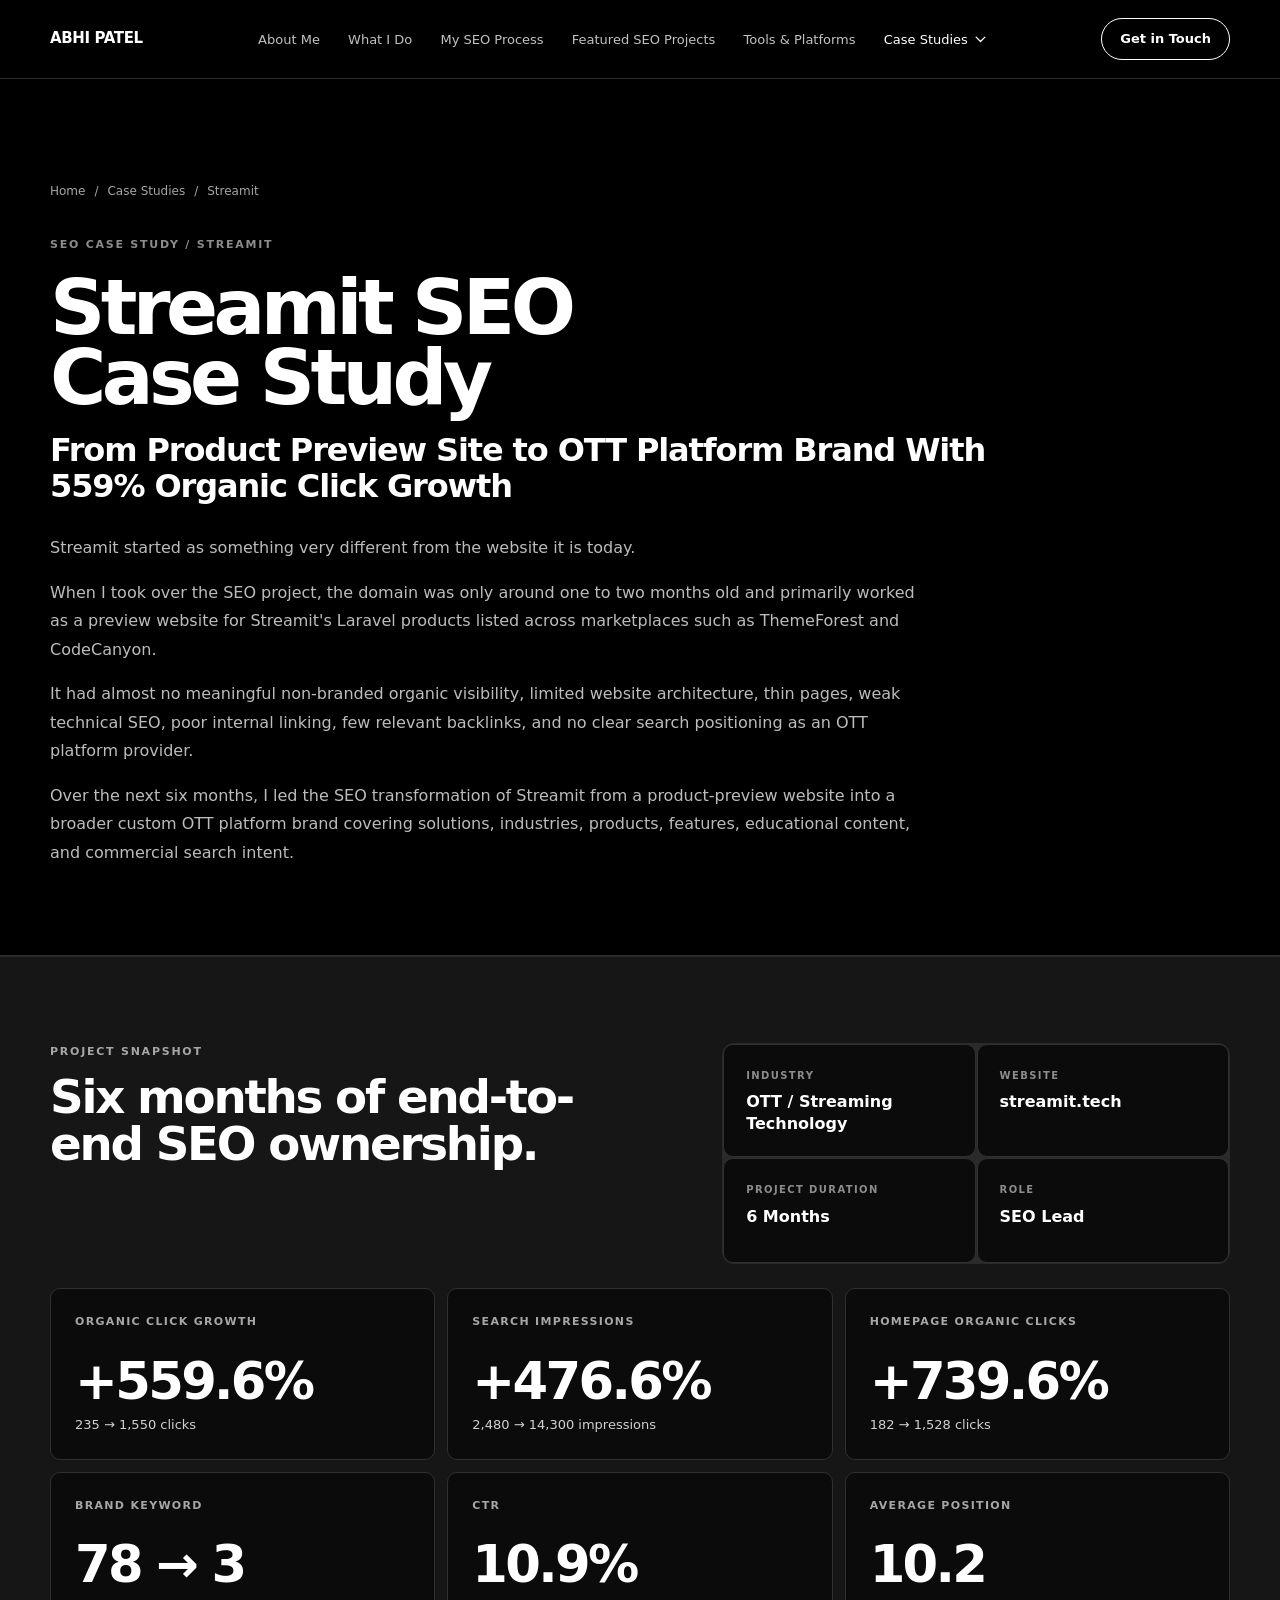
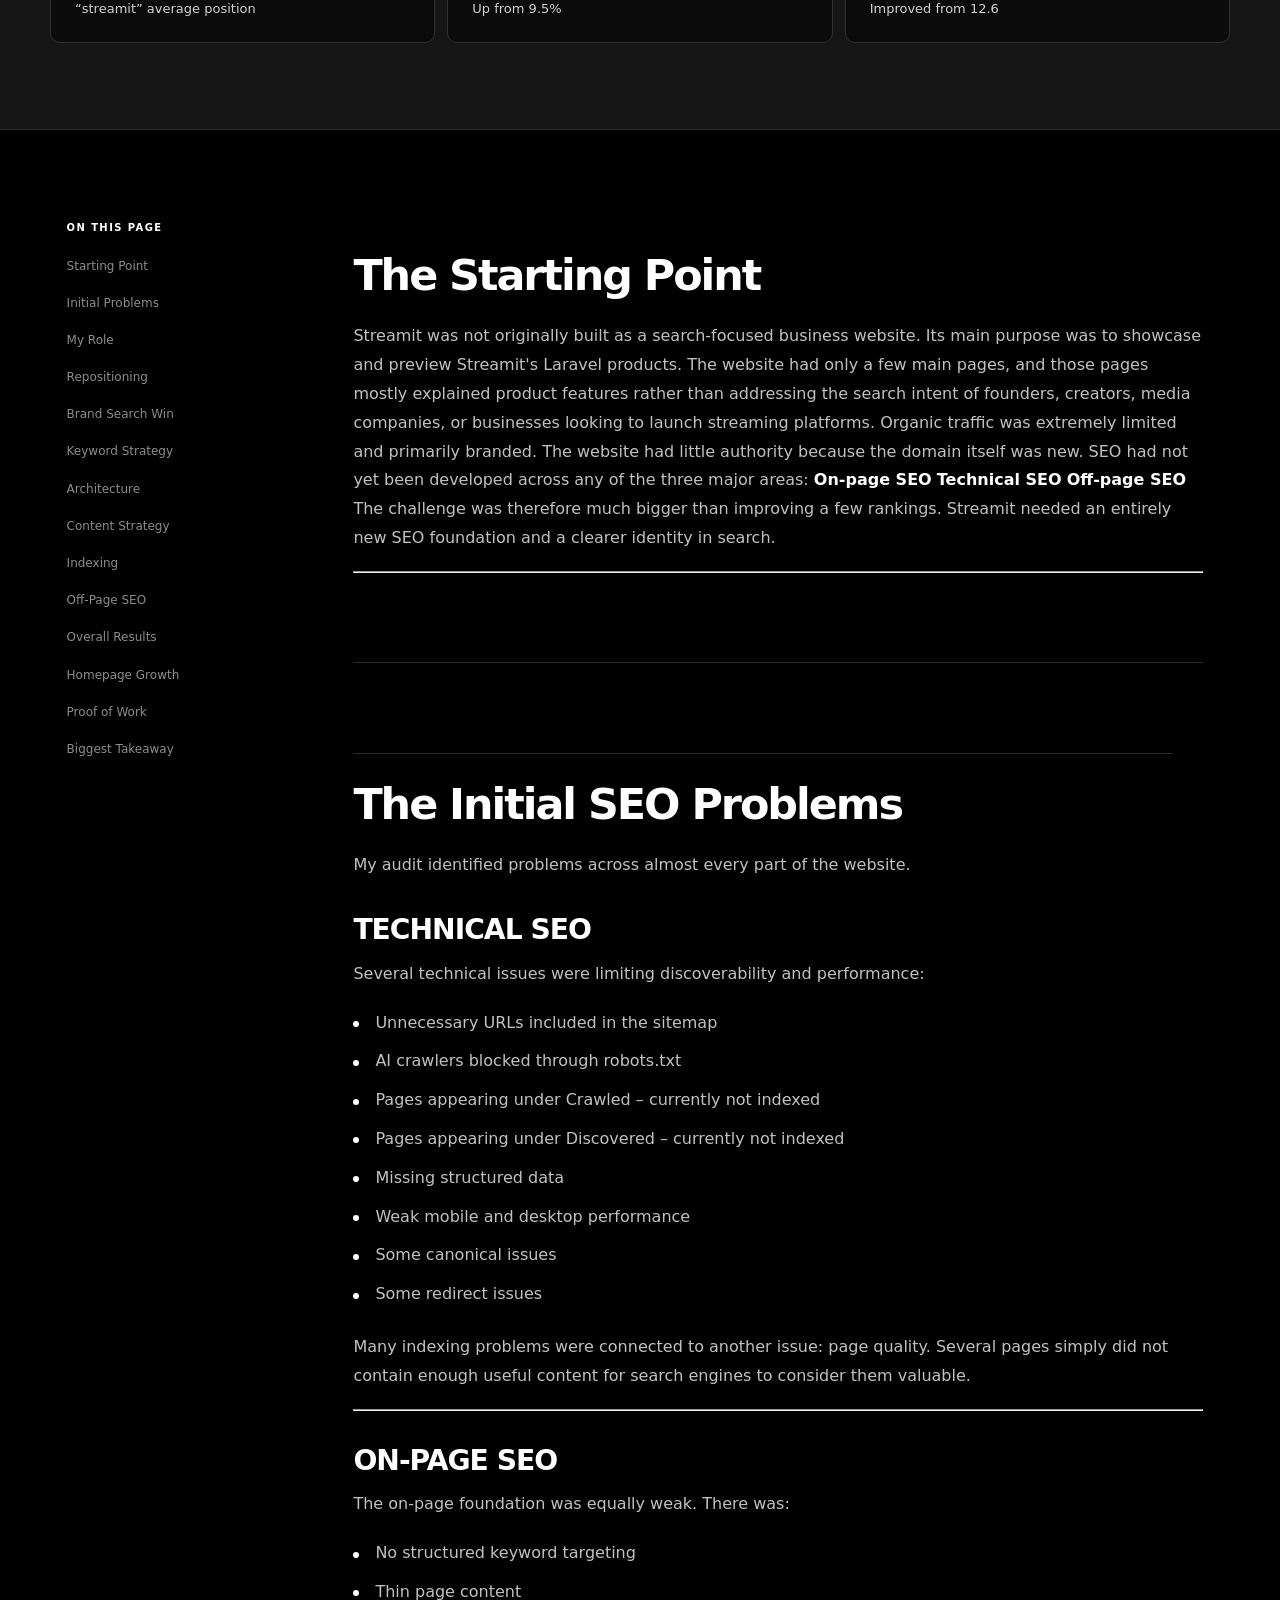
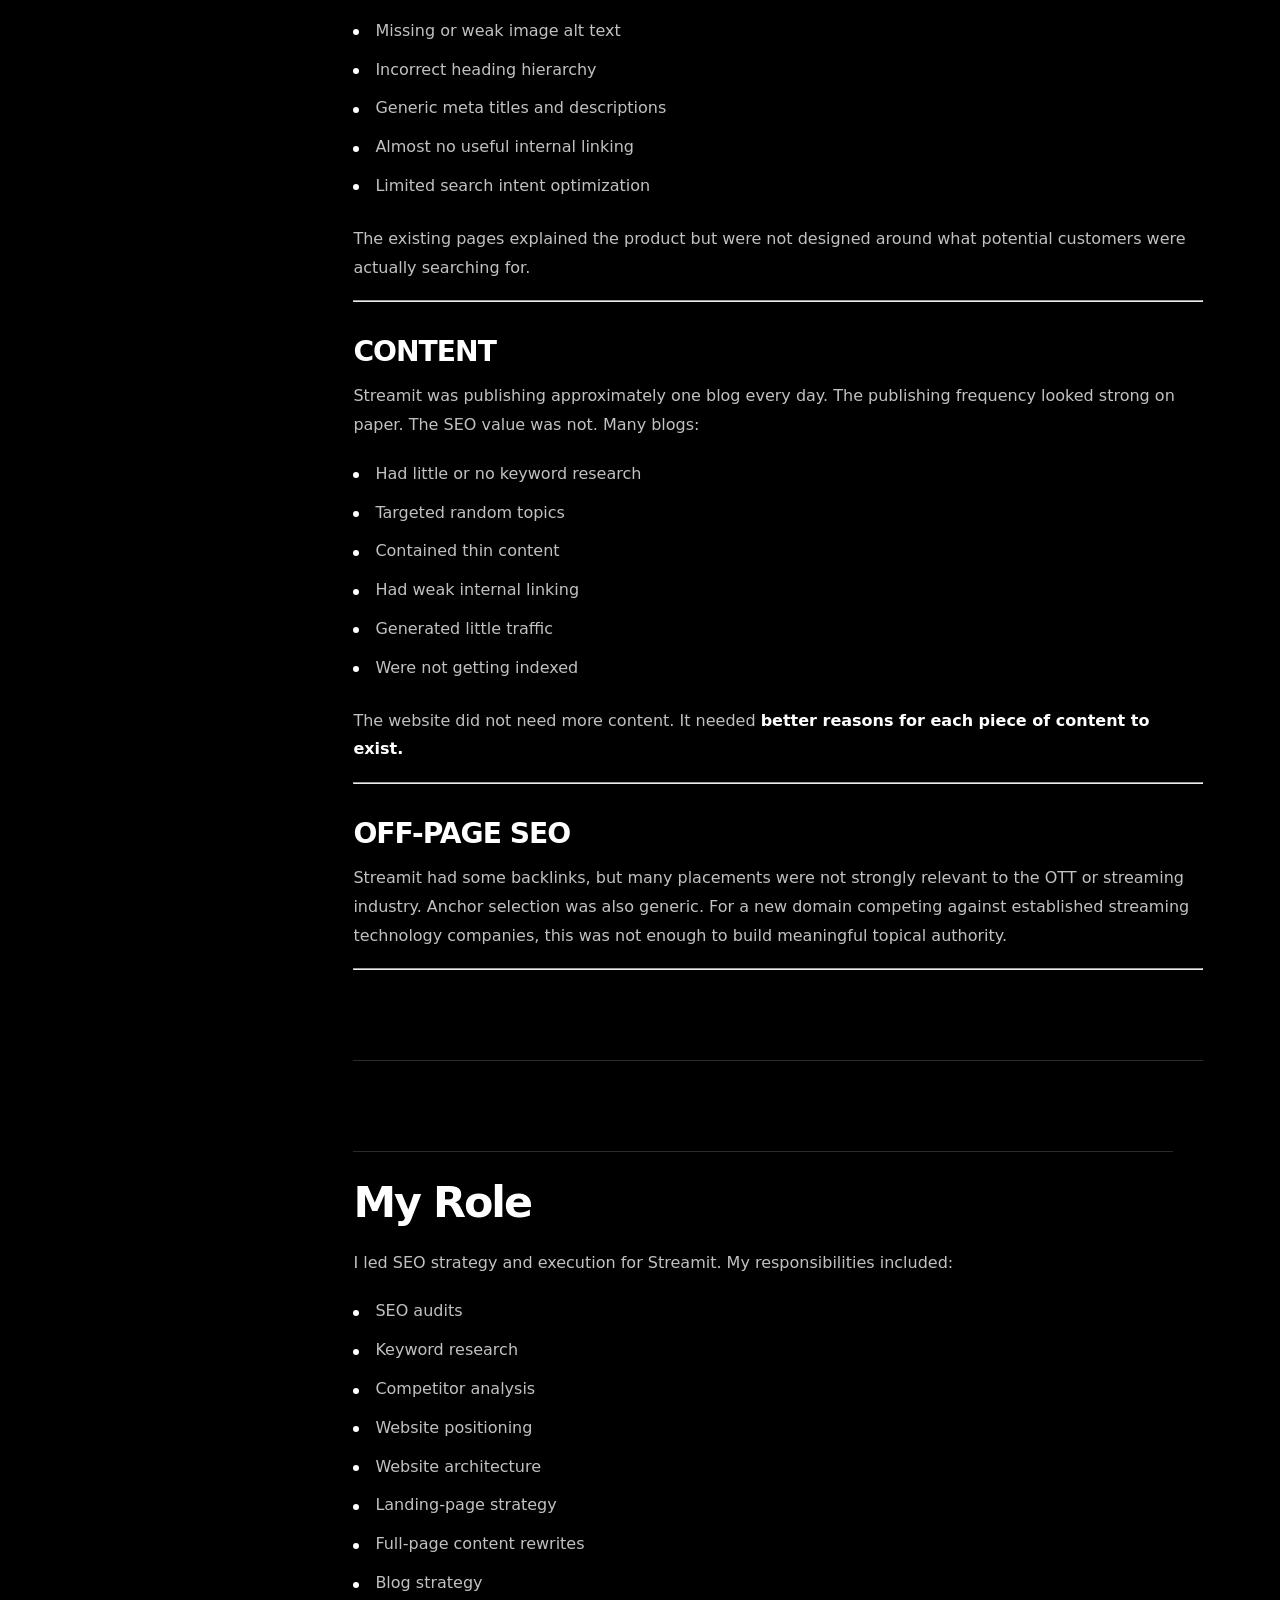
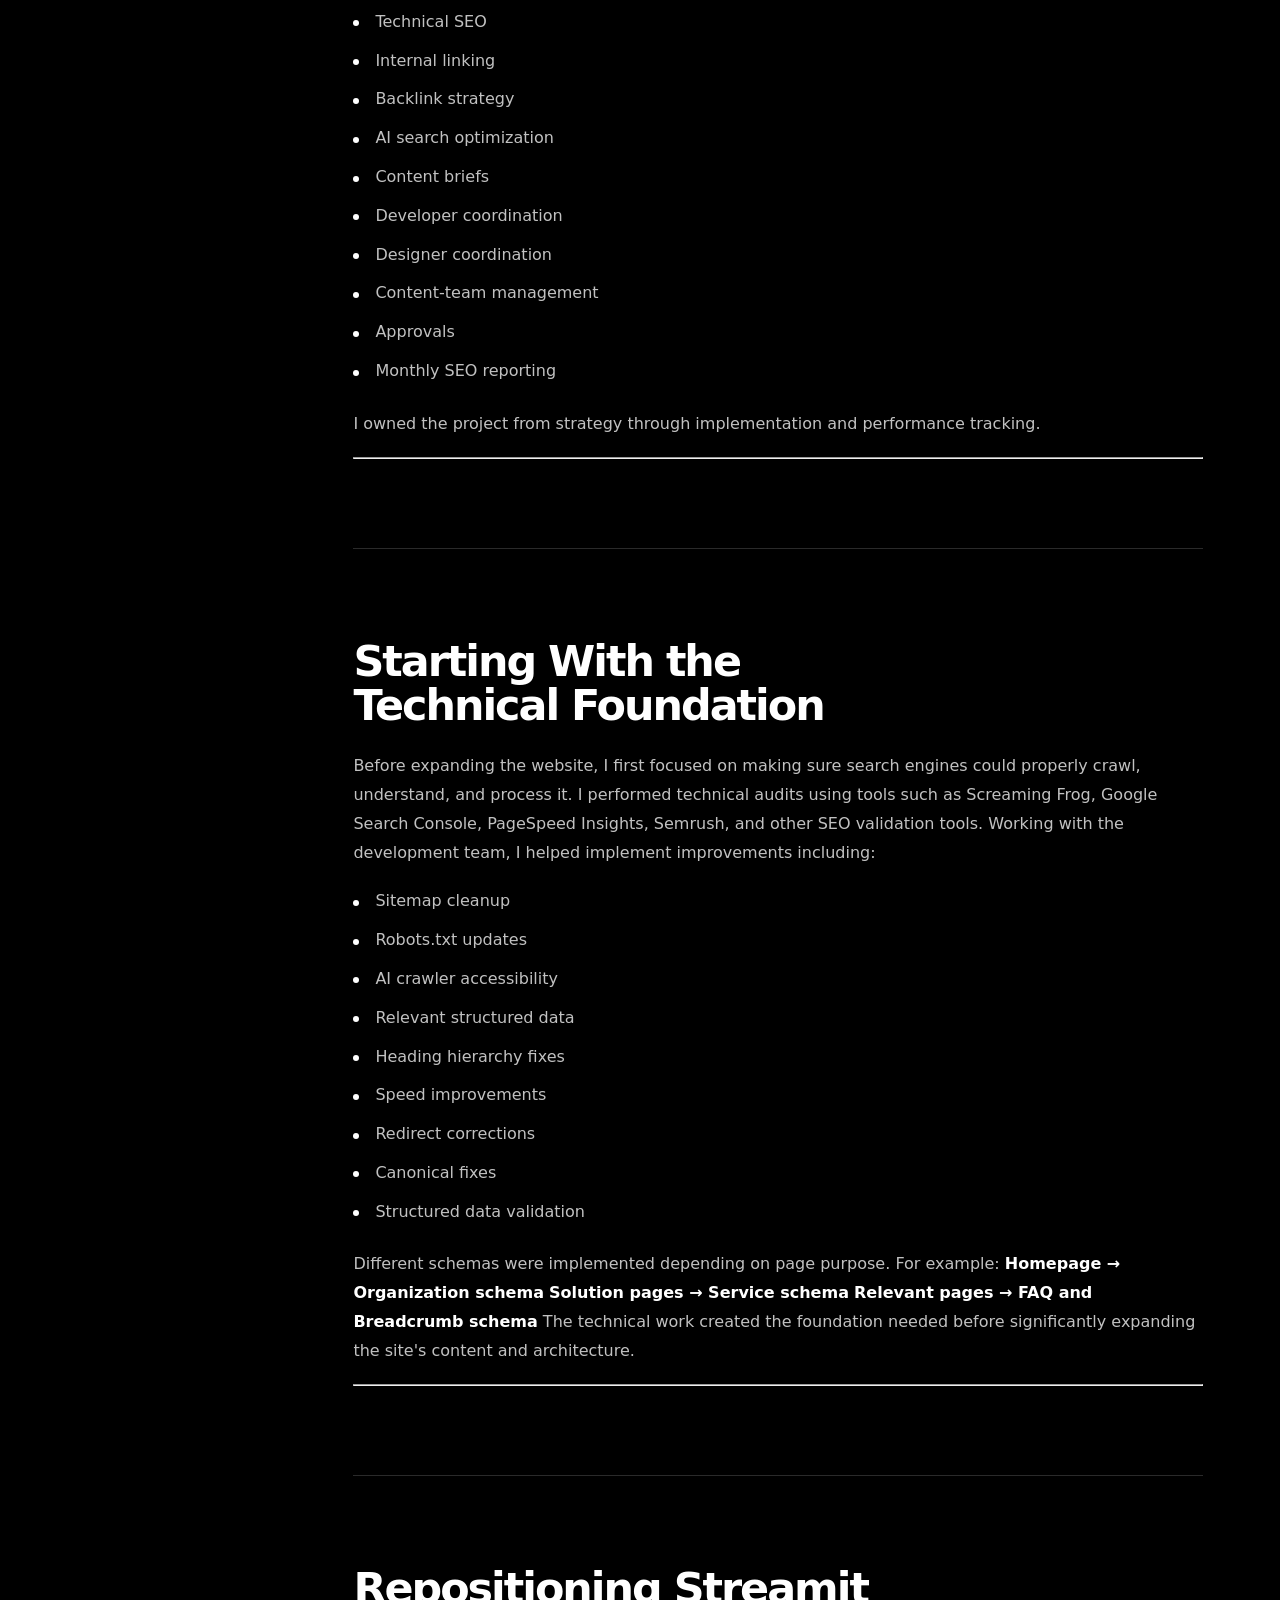
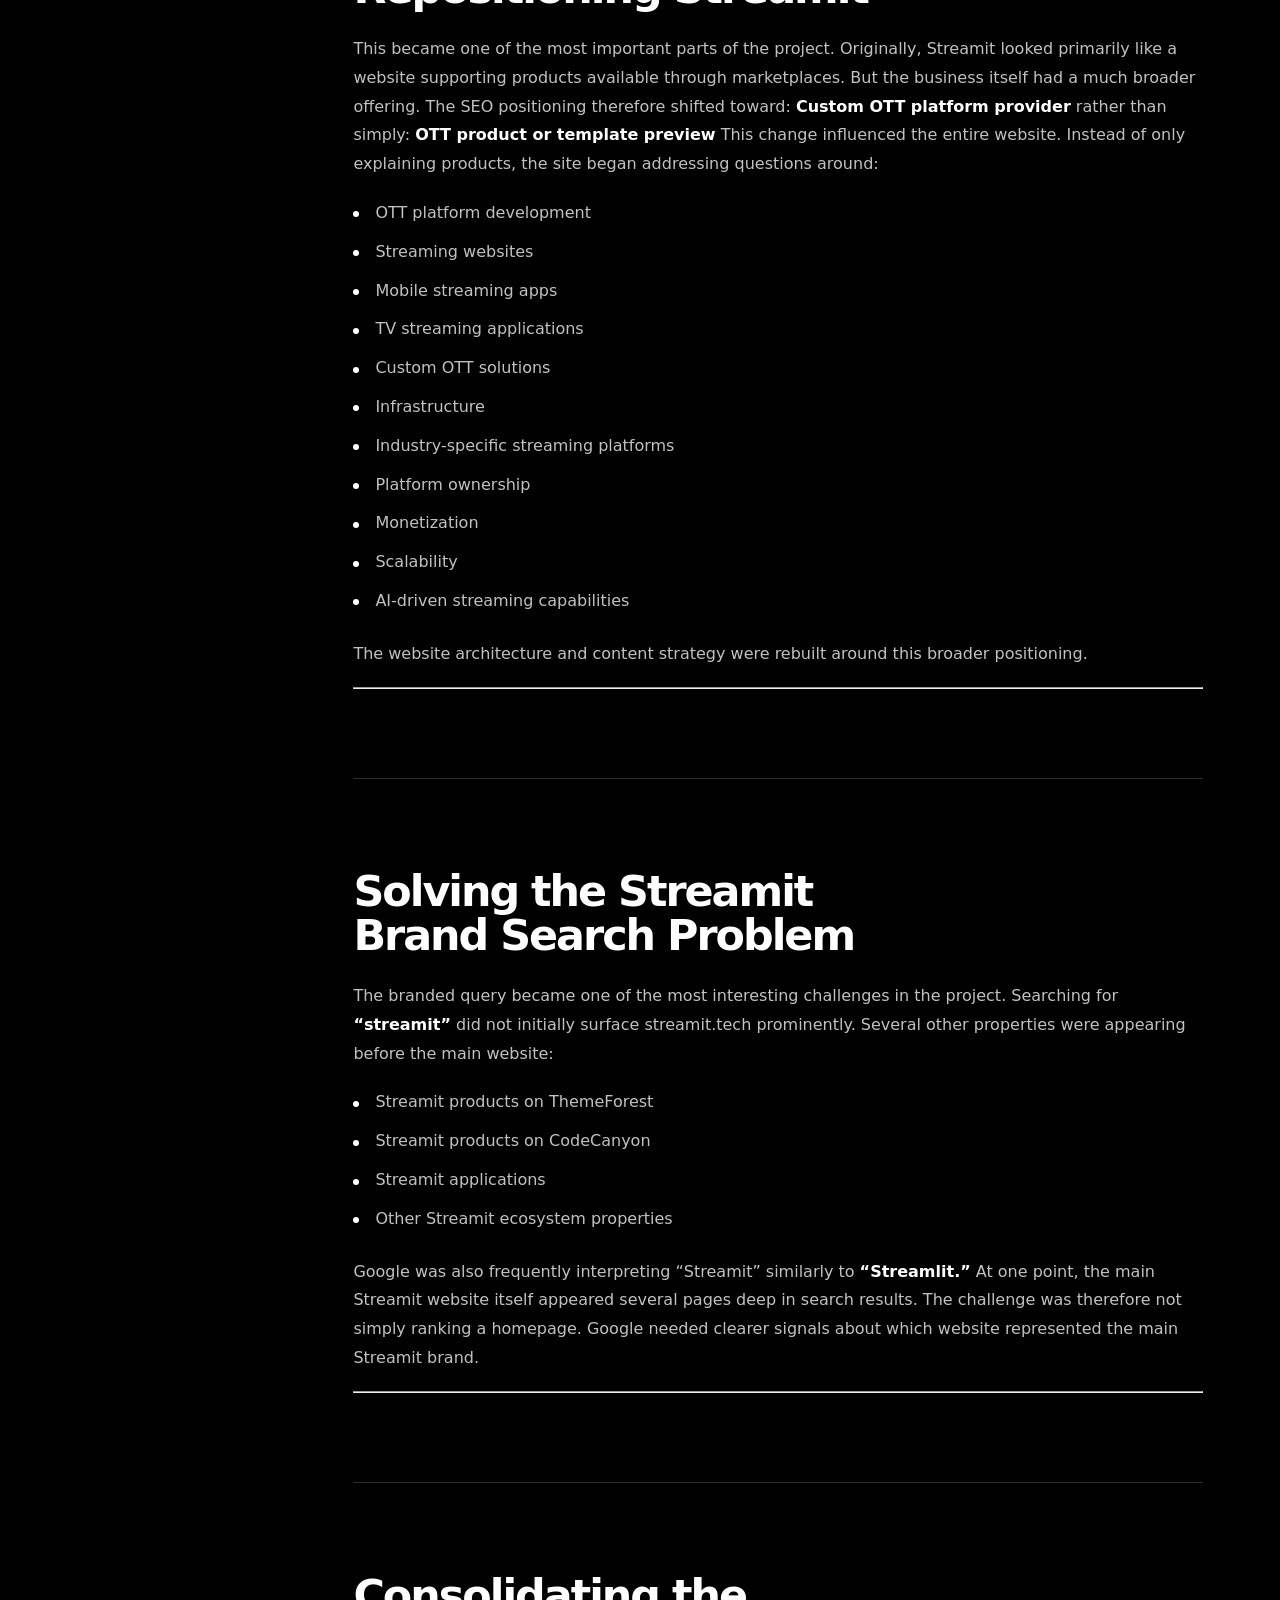
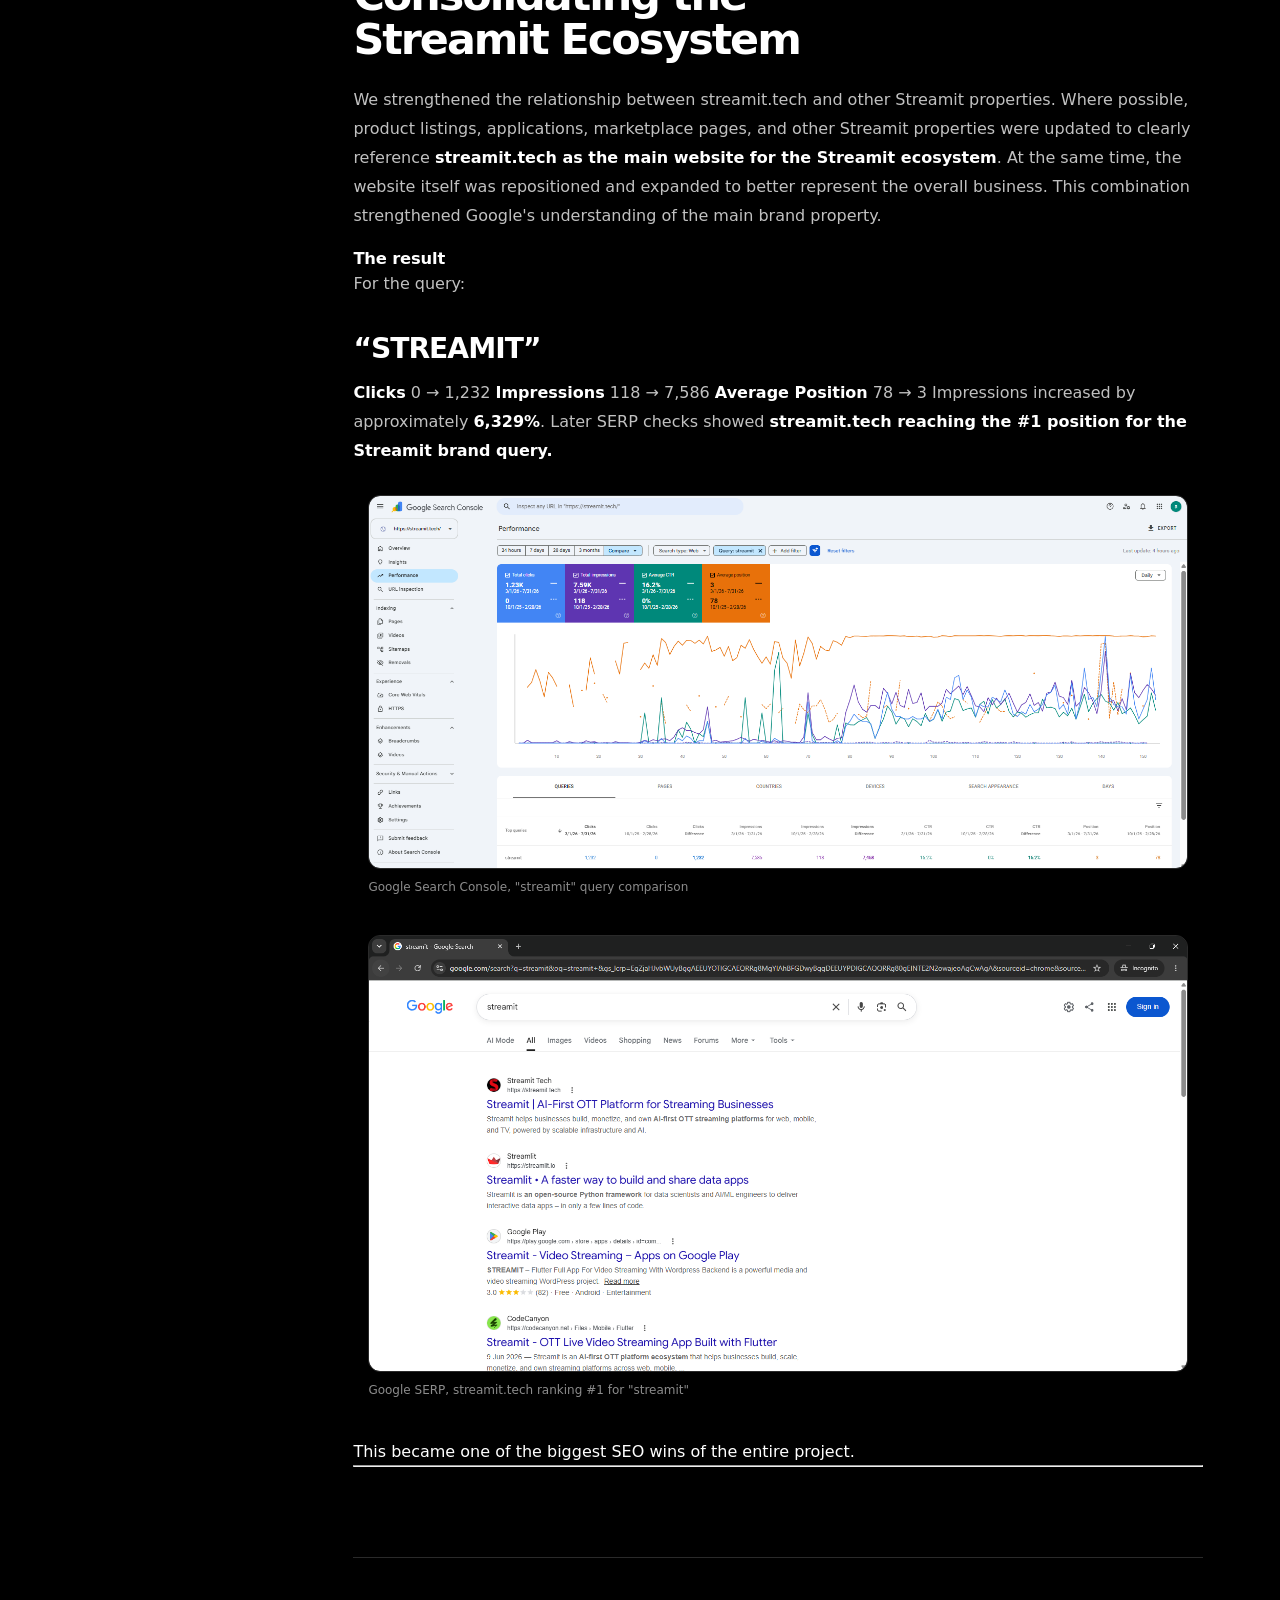
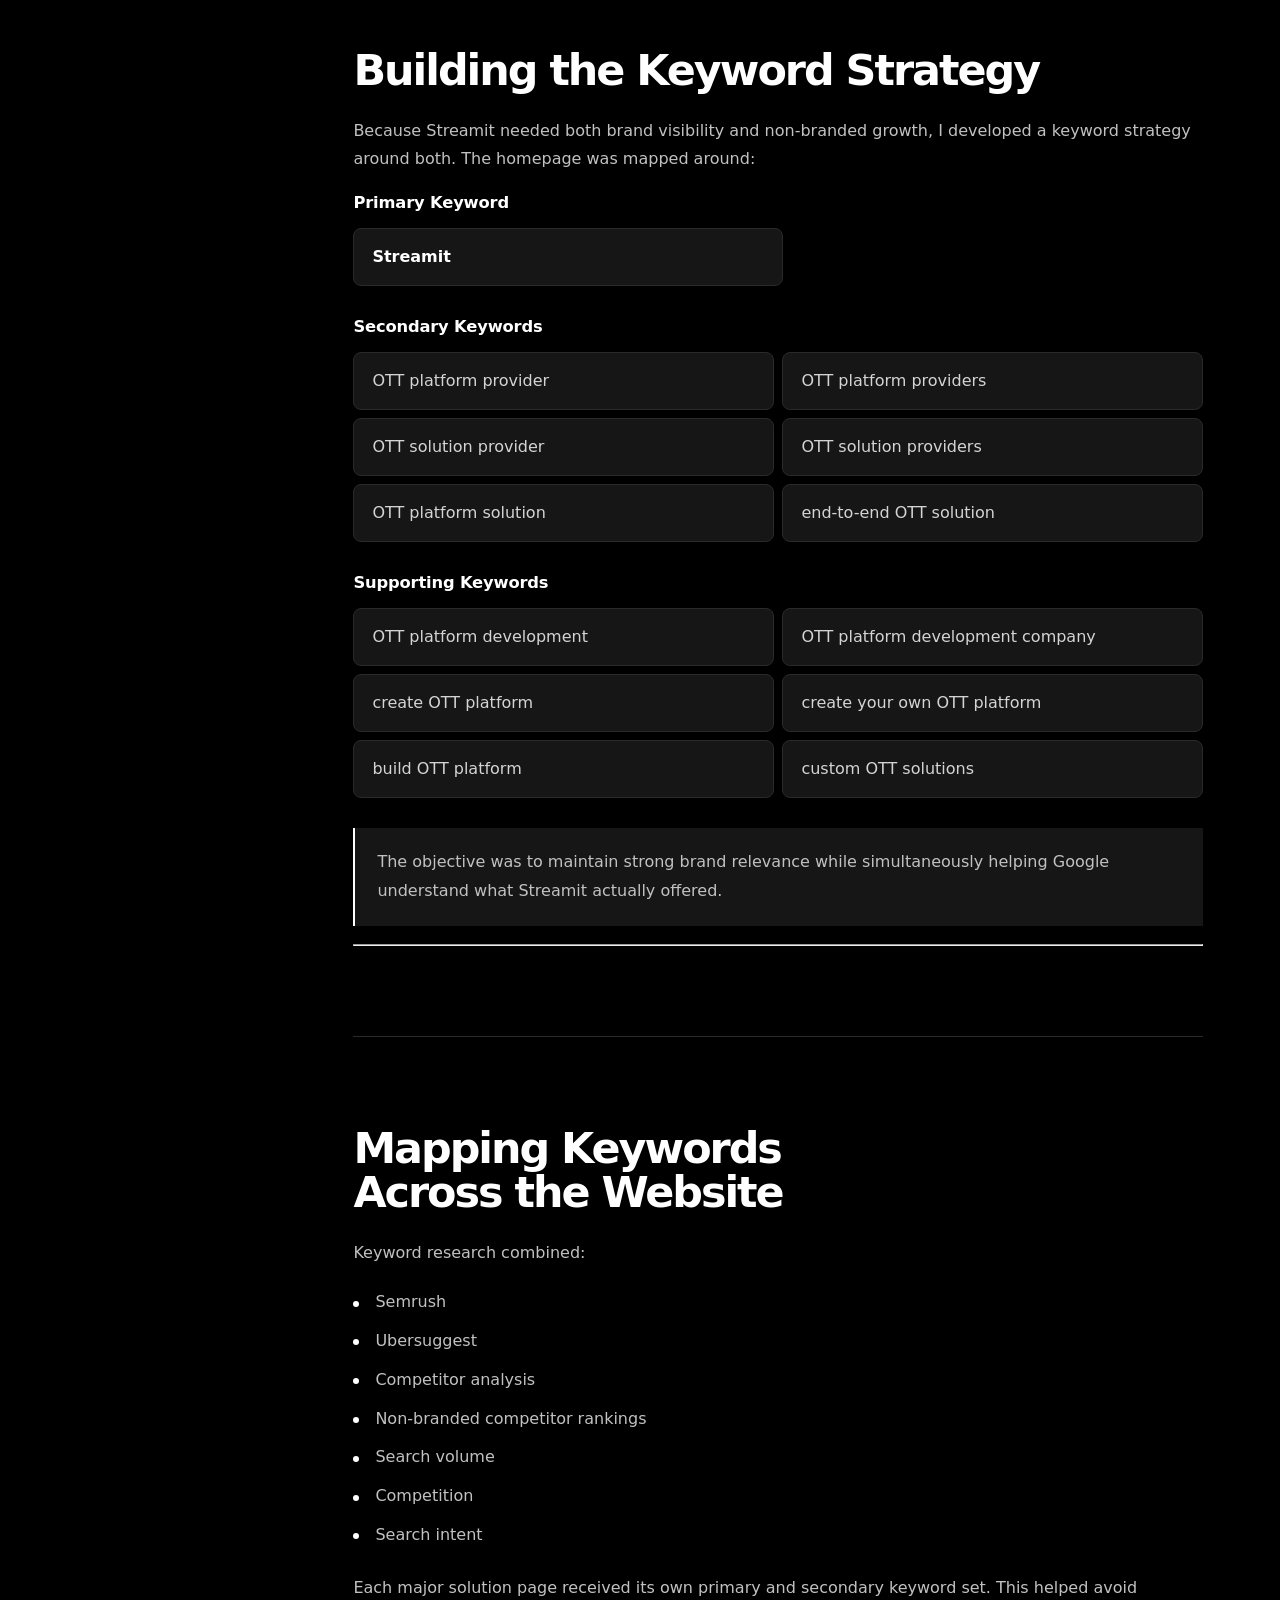
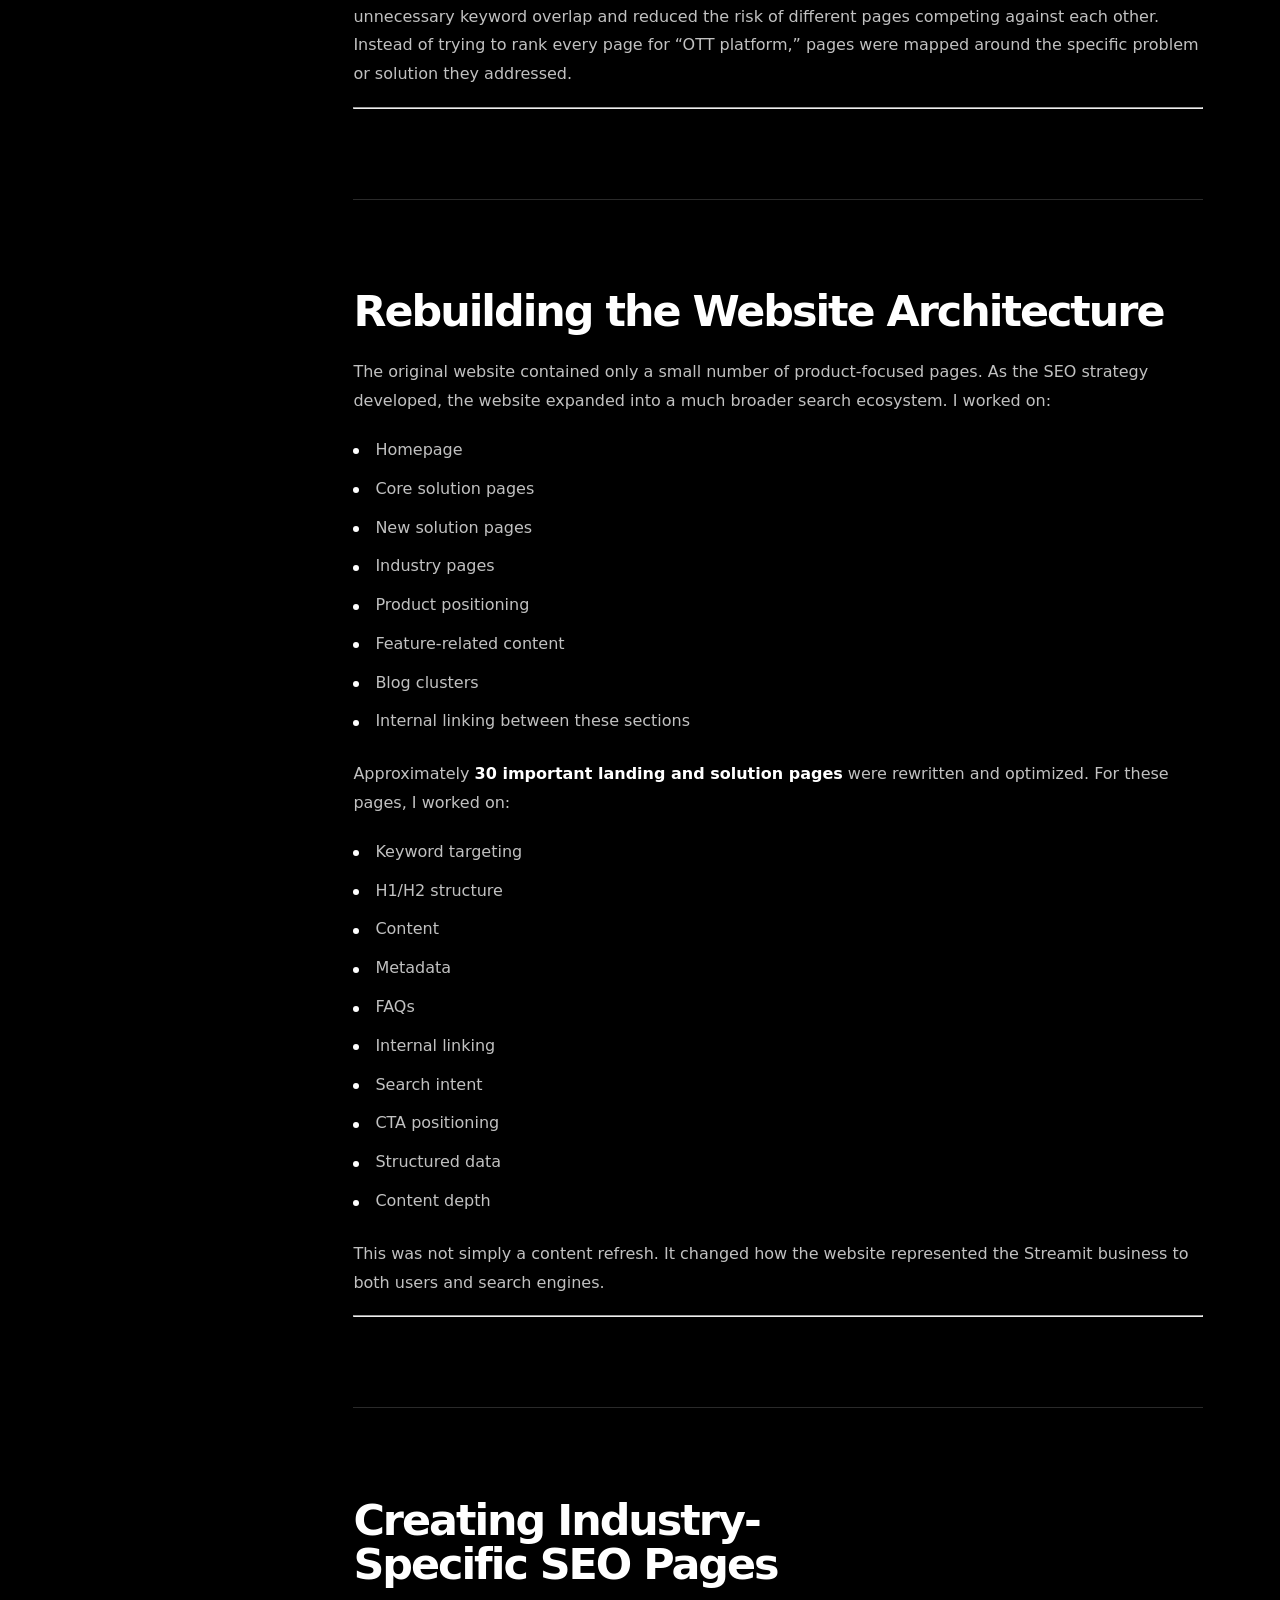
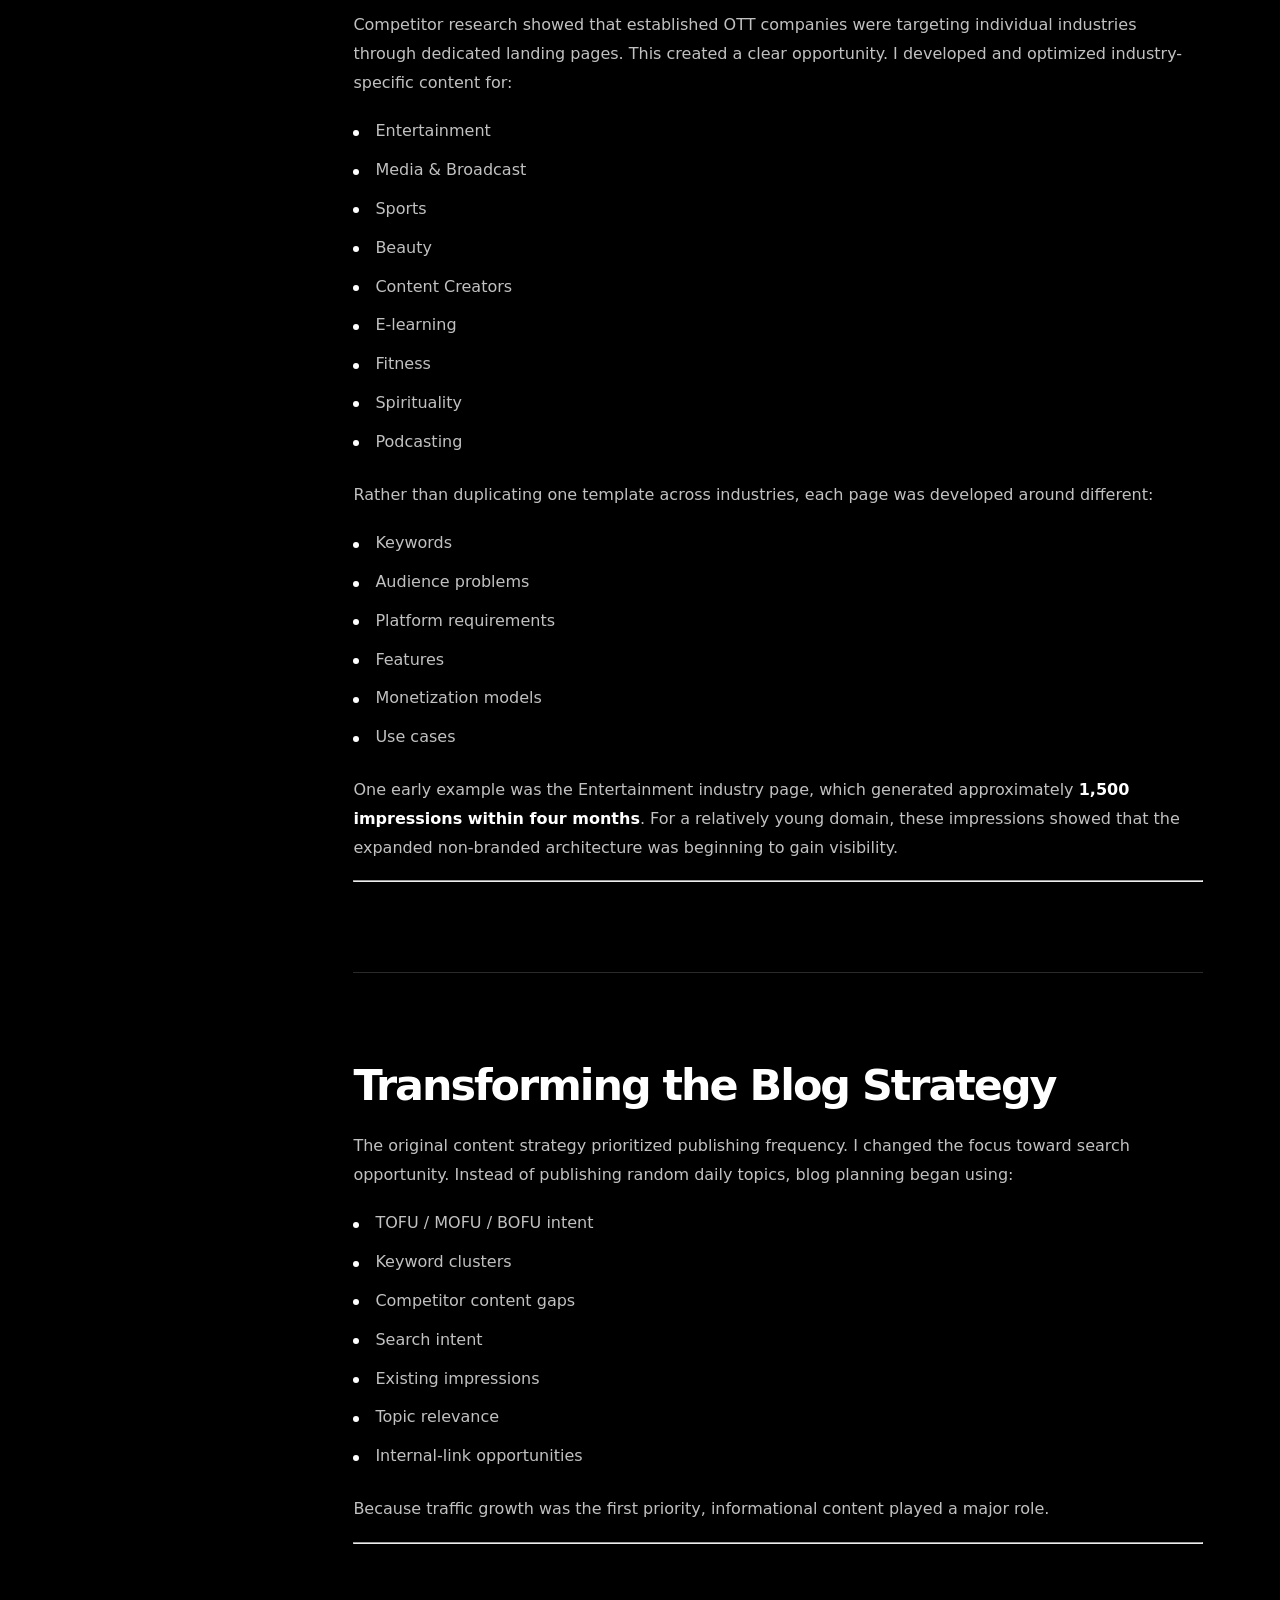
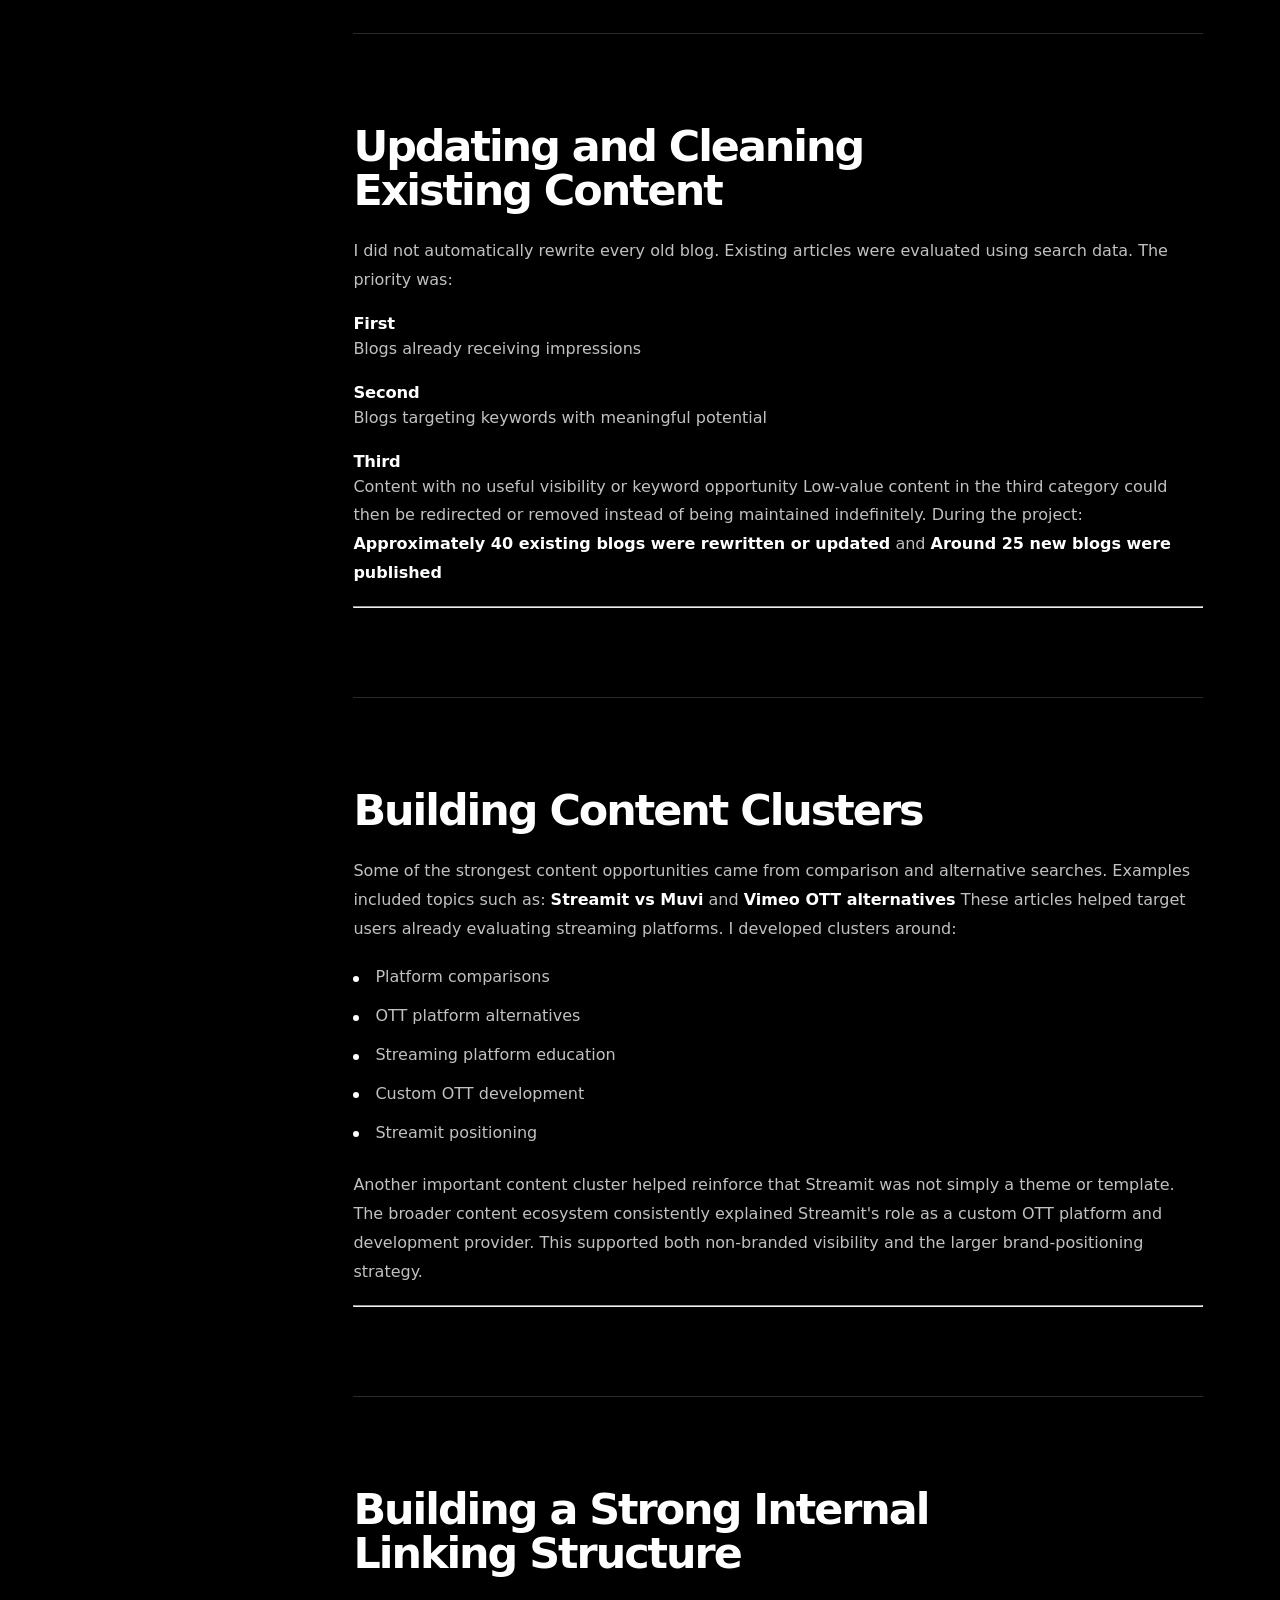
<file: case-studies/streamit.html>
<!DOCTYPE html>

<html lang="en">
<head>
<meta charset="utf-8"/>
<meta content="width=device-width, initial-scale=1.0" name="viewport"/>
<title>Streamit SEO Case Study | Abhi Patel</title>
<meta content="Streamit SEO case study by Abhi Patel, covering technical SEO, brand positioning, content strategy, internal linking, off-page SEO, and major organic growth." name="description"/>
<meta content="index,follow,max-image-preview:large" name="robots"/>
<meta content="#000000" name="theme-color"/>
<link rel="canonical" href="https://seo-abhi.github.io/portfolio/case-studies/streamit.html">
<style>
    :root {
      --bg: #000;
      --surface: #070707;
      --surface-2: #0b0b0b;
      --text: #fff;
      --copy: #d1d1d1;
      --muted: #9a9a9a;
      --muted-2: #707070;
      --line: #242424;
      --line-strong: #393939;
      --max: 1240px;
      --reading: 850px;
      --radius: 18px;
      --ease: 220ms ease;
    }

    * { box-sizing: border-box; margin: 0; padding: 0; }
    html { background: var(--bg); scroll-behavior: smooth; }
    body {
      min-height: 100vh;
      background: var(--bg);
      color: var(--text);
      font-family: Arial, Helvetica, sans-serif;
      font-size: 16px;
      line-height: 1.72;
      -webkit-font-smoothing: antialiased;
      text-rendering: optimizeLegibility;
      overflow-wrap: anywhere;
    }

    a { color: inherit; text-decoration: none; }
    img { display: block; max-width: 100%; height: auto; }
    ::selection { background: #fff; color: #000; }
    :focus-visible { outline: 2px solid #fff; outline-offset: 4px; }

    .container {
      width: min(calc(100% - 48px), var(--max));
      margin-inline: auto;
    }

    .skip-link {
      position: fixed;
      top: 12px;
      left: 12px;
      z-index: 9999;
      padding: 10px 14px;
      color: #000;
      background: #fff;
      border-radius: 8px;
      font-weight: 800;
      transform: translateY(-180%);
    }
    .skip-link:focus { transform: translateY(0); }

    /* Header */
    .site-header {
      position: sticky;
      top: 0;
      z-index: 1000;
      border-bottom: 1px solid rgba(255,255,255,.08);
      background: rgba(0,0,0,.88);
      backdrop-filter: blur(16px);
      -webkit-backdrop-filter: blur(16px);
    }
    .nav {
      min-height: 72px;
      display: flex;
      align-items: center;
      justify-content: space-between;
      gap: 24px;
    }
    .brand {
      font-size: 14px;
      font-weight: 900;
      letter-spacing: .025em;
      white-space: nowrap;
    }
    .nav-center {
      display: flex;
      align-items: center;
      gap: 26px;
    }
    .nav-center a {
      color: var(--muted);
      font-size: 13px;
      transition: color var(--ease);
    }
    .nav-center a:hover { color: #fff; }
    .nav-cta {
      min-height: 42px;
      display: inline-flex;
      align-items: center;
      padding: 0 18px;
      border: 1px solid #fff;
      border-radius: 999px;
      font-size: 13px;
      font-weight: 800;
      transition: background var(--ease), color var(--ease);
    }
    .nav-cta:hover { background: #fff; color: #000; }

    /* Hero */
    .hero {
      position: relative;
      overflow: hidden;
      border-bottom: 1px solid var(--line);
      padding: clamp(68px, 9vw, 128px) 0 clamp(70px, 9vw, 118px);
    }
    .hero::before {
      content: "";
      position: absolute;
      inset: 0;
      pointer-events: none;
      opacity: .32;
      background-image:
        linear-gradient(rgba(255,255,255,.055) 1px, transparent 1px),
        linear-gradient(90deg, rgba(255,255,255,.055) 1px, transparent 1px);
      background-size: 68px 68px;
      mask-image: linear-gradient(to bottom, #000 0%, transparent 92%);
    }
    .hero-inner {
      position: relative;
      z-index: 1;
    }
    .breadcrumb {
      display: flex;
      align-items: center;
      gap: 9px;
      margin-bottom: 34px;
      color: var(--muted);
      font-size: 12px;
    }
    .breadcrumb a:hover { color: #fff; }
    .eyebrow {
      margin-bottom: 18px;
      color: var(--muted);
      font-size: 11px;
      font-weight: 800;
      letter-spacing: .16em;
      text-transform: uppercase;
    }
    .hero h1 {
      max-width: 1080px;
      font-size: clamp(3.5rem, 8.4vw, 8.6rem);
      line-height: .88;
      letter-spacing: -.068em;
      font-weight: 900;
    }
    .hero-subtitle {
      max-width: 1000px;
      margin-top: 26px;
      color: #f2f2f2;
      font-size: clamp(1.35rem, 2.8vw, 2.25rem);
      line-height: 1.13;
      letter-spacing: -.032em;
      font-weight: 700;
    }
    .hero-copy {
      max-width: 900px;
      margin-top: 34px;
      display: grid;
      gap: 16px;
      color: var(--copy);
      font-size: clamp(1rem, 1.3vw, 1.12rem);
    }

    /* Snapshot */
    .snapshot {
      border-bottom: 1px solid var(--line);
      padding: clamp(58px, 7vw, 86px) 0;
    }
    .snapshot-top {
      display: grid;
      grid-template-columns: .8fr 1.2fr;
      gap: 48px;
      align-items: start;
    }
    .section-kicker {
      color: var(--muted);
      font-size: 11px;
      font-weight: 800;
      letter-spacing: .16em;
      text-transform: uppercase;
    }
    .snapshot h2 {
      margin-top: 12px;
      font-size: clamp(2.2rem, 5vw, 4.7rem);
      line-height: .96;
      letter-spacing: -.052em;
    }
    .snapshot-meta {
      display: grid;
      grid-template-columns: repeat(2, minmax(0,1fr));
      gap: 1px;
      border: 1px solid var(--line);
      border-radius: var(--radius);
      overflow: hidden;
      background: var(--line);
    }
    .meta-item {
      min-height: 105px;
      padding: 22px;
      background: var(--surface);
    }
    .meta-label {
      display: block;
      margin-bottom: 7px;
      color: var(--muted-2);
      font-size: 10px;
      font-weight: 800;
      letter-spacing: .14em;
      text-transform: uppercase;
    }
    .meta-value {
      font-size: 16px;
      line-height: 1.35;
      font-weight: 750;
    }

    .kpi-grid {
      display: grid;
      grid-template-columns: repeat(3, minmax(0,1fr));
      gap: 12px;
      margin-top: 24px;
    }
    .kpi {
      min-height: 170px;
      display: flex;
      flex-direction: column;
      justify-content: space-between;
      padding: 24px;
      border: 1px solid var(--line);
      border-radius: var(--radius);
      background: linear-gradient(145deg, #0b0b0b 0%, #040404 100%);
    }
    .kpi-label {
      color: var(--muted);
      font-size: 11px;
      font-weight: 800;
      letter-spacing: .12em;
      text-transform: uppercase;
    }
    .kpi-value {
      margin-top: 26px;
      font-size: clamp(2.1rem, 4vw, 4rem);
      line-height: .9;
      letter-spacing: -.052em;
      font-weight: 900;
    }
    .kpi-detail {
      margin-top: 12px;
      color: var(--copy);
      font-size: 13px;
      line-height: 1.4;
    }

    /* Article */
    .article {
      padding: clamp(70px, 8vw, 116px) 0 140px;
    }
    .article-layout {
      display: grid;
      grid-template-columns: 220px minmax(0, 1fr);
      gap: clamp(48px, 7vw, 100px);
      align-items: start;
    }
    .article-rail {
      position: sticky;
      top: 104px;
    }
    .rail-title {
      margin-bottom: 14px;
      color: var(--muted-2);
      font-size: 10px;
      letter-spacing: .14em;
      text-transform: uppercase;
      font-weight: 800;
    }
    .rail-links {
      display: grid;
      gap: 7px;
      list-style: none;
    }
    .rail-links a {
      display: block;
      padding: 7px 0;
      color: #7e7e7e;
      font-size: 12px;
      line-height: 1.35;
      transition: color var(--ease), transform var(--ease);
    }
    .rail-links a:hover {
      color: #fff;
      transform: translateX(3px);
    }

    .article-content {
      width: 100%;
      max-width: var(--reading);
    }

    .case-section {
      scroll-margin-top: 110px;
      padding: 0 0 clamp(64px, 8vw, 100px);
      margin-bottom: clamp(64px, 8vw, 100px);
      border-bottom: 1px solid var(--line);
    }
    .case-section:last-child {
      border-bottom: 0;
      margin-bottom: 0;
      padding-bottom: 0;
    }

    .case-section > h1 {
      margin-bottom: 30px;
      font-size: clamp(2.25rem, 5vw, 4.75rem);
      line-height: .98;
      letter-spacing: -.05em;
      font-weight: 880;
    }
    .case-section h2 {
      margin: 34px 0 14px;
      font-size: clamp(1.6rem, 3.1vw, 2.6rem);
      line-height: 1.05;
      letter-spacing: -.035em;
    }
    .case-section h3 {
      margin: 30px 0 12px;
      color: #fff;
      font-size: 13px;
      line-height: 1.4;
      letter-spacing: .11em;
      text-transform: uppercase;
      font-weight: 800;
    }
    .case-section p {
      margin: 0 0 18px;
      color: var(--copy);
      font-size: 16px;
      line-height: 1.78;
    }
    .case-section strong {
      color: #fff;
      font-weight: 800;
    }
    .case-section ul {
      margin: 20px 0 24px;
      display: grid;
      gap: 10px;
      list-style: none;
    }
    .case-section li {
      position: relative;
      padding-left: 22px;
      color: var(--copy);
      line-height: 1.62;
    }
    .case-section li::before {
      content: "";
      position: absolute;
      left: 0;
      top: .78em;
      width: 6px;
      height: 6px;
      border-radius: 50%;
      background: #fff;
    }

    /* Tools list */
    #tools-platforms-used .tools-list {
      grid-template-columns: repeat(2, minmax(0, 1fr));
      column-gap: 42px;
      row-gap: 12px;
      margin-top: 28px;
    }

    #tools-platforms-used .tools-list li {
      padding: 15px 18px 15px 38px;
      border: 1px solid var(--line);
      border-radius: 12px;
      background: var(--surface);
      color: #e3e3e3;
    }

    #tools-platforms-used .tools-list li::before {
      left: 18px;
      top: 1.55em;
      width: 6px;
      height: 6px;
    }

    .case-section blockquote {
      margin: 28px 0;
      padding: 20px 22px;
      border-left: 2px solid #fff;
      background: var(--surface);
      color: #fff;
    }

    /* Structured/problem sections */
    .case-section--structured > h2 {
      padding-top: 28px;
      border-top: 1px solid var(--line);
    }

    /* Keyword strategy */
    .keyword-strategy .keyword-list {
      display: grid;
      grid-template-columns: repeat(2, minmax(0, 1fr));
      gap: 10px 12px;
      margin: 14px 0 30px;
      padding: 0;
      list-style: none;
    }

    .keyword-strategy .keyword-list li {
      position: relative;
      min-height: 58px;
      display: flex;
      align-items: center;
      padding: 14px 18px 14px 42px;
      border: 1px solid var(--line);
      border-radius: 12px;
      background: var(--surface);
      color: #e6e6e6;
      font-size: 14px;
      line-height: 1.45;
    }

    .keyword-strategy .keyword-list li::before {
      content: "";
      position: absolute;
      left: 20px;
      top: 50%;
      width: 6px;
      height: 6px;
      border-radius: 50%;
      background: #fff;
      transform: translateY(-50%);
    }

    .keyword-strategy .keyword-list--primary {
      grid-template-columns: minmax(0, 1fr);
      max-width: 430px;
    }

    .keyword-strategy .keyword-list--primary li {
      min-height: 66px;
      font-size: 17px;
    }

    .keyword-strategy .keyword-objective {
      margin-top: 8px;
      padding: 20px 22px;
      border-left: 2px solid #fff;
      background: var(--surface);
      color: #f0f0f0;
    }

    /* Proof images */
    .evidence {
      margin: 36px 0 44px;
    }
    .evidence-frame {
      overflow: hidden;
      border: 1px solid var(--line-strong);
      border-radius: 16px;
      background: #f4f4f4;
    }
    .evidence img {
      width: 100%;
      height: auto;
    }
    .evidence figcaption {
      margin-top: 10px;
      color: var(--muted);
      font-size: 12px;
      line-height: 1.5;
    }

    /* Strong metric blocks inside results sections */
    #consolidating-the-streamit-ecosystem h2,
    #overall-seo-results h2,
    #homepage-growth h3,
    #another-brand-search-win h2 {
      margin-top: 26px;
    }

    /* Proof-of-work recap */
    #proof-of-work h3 {
      margin-top: 18px;
      padding: 18px 18px 0;
      border: 1px solid var(--line);
      border-bottom: 0;
      border-radius: 12px 12px 0 0;
      background: var(--surface);
    }
    #proof-of-work h3 + p {
      margin: 0 0 16px;
      padding: 0 18px 18px;
      border: 1px solid var(--line);
      border-top: 0;
      border-radius: 0 0 12px 12px;
      background: var(--surface);
      white-space: pre-line;
    }

    /* Takeaway */
    #my-biggest-takeaway {
      padding: clamp(42px, 6vw, 70px);
      border: 1px solid var(--line-strong);
      border-radius: 22px;
      background: linear-gradient(145deg, #0c0c0c 0%, #030303 100%);
    }
    #my-biggest-takeaway > h1 {
      max-width: 700px;
    }
    #my-biggest-takeaway p:last-child strong {
      display: block;
      margin-top: 26px;
      color: #fff;
      font-size: clamp(1.25rem, 2.5vw, 1.8rem);
      line-height: 1.35;
    }

    /* Footer */
    .footer {
      border-top: 1px solid var(--line);
      padding: 32px 0 46px;
    }
    .footer-inner {
      display: flex;
      align-items: center;
      justify-content: space-between;
      gap: 22px;
      color: var(--muted-2);
      font-size: 12px;
    }
    .footer-links {
      display: flex;
      gap: 18px;
    }
    .footer a:hover { color: #fff; }

    @media (max-width: 1050px) {
      .article-layout {
        grid-template-columns: 1fr;
      }
      .article-rail {
        display: none;
      }
      .article-content {
        max-width: 920px;
      }
      .snapshot-top {
        grid-template-columns: 1fr;
      }
    }

    @media (max-width: 820px) {
      .nav-center { display: none; }
      .kpi-grid { grid-template-columns: repeat(2, minmax(0,1fr)); }
    }

    @media (max-width: 620px) {
      .container { width: min(calc(100% - 28px), var(--max)); }
      .nav-cta { display: none; }
      .hero {
        padding: 52px 0 64px;
      }
      .hero h1 {
        font-size: clamp(3.15rem, 17vw, 5.6rem);
      }
      .hero-subtitle {
        font-size: 1.42rem;
      }
      .snapshot-meta {
        grid-template-columns: 1fr;
      }
      .kpi-grid {
        grid-template-columns: 1fr;
      }
      .kpi {
        min-height: 145px;
      }
      .article {
        padding-top: 64px;
      }
      .case-section > h1 {
        font-size: clamp(2.25rem, 12vw, 3.6rem);
      }
      .case-section p,
      .case-section li {
        font-size: 15px;
      }

      #tools-platforms-used .tools-list {
        grid-template-columns: 1fr;
        gap: 10px;
      }

      .keyword-strategy .keyword-list {
        grid-template-columns: 1fr;
      }

      .keyword-strategy .keyword-list--primary {
        max-width: none;
      }
      #my-biggest-takeaway {
        padding: 28px 22px;
        border-radius: 16px;
      }
      .footer-inner {
        flex-direction: column;
        align-items: flex-start;
      }
    }

    @media (prefers-reduced-motion: reduce) {
      html { scroll-behavior: auto; }
      *, *::before, *::after {
        animation-duration: .01ms !important;
        animation-iteration-count: 1 !important;
        transition-duration: .01ms !important;
      }
    }
  </style>
<script type="application/ld+json">
  {
    "@context": "https://schema.org",
    "@type": "Article",
    "headline": "From Product Preview Site to OTT Platform Brand With 559% Organic Click Growth",
    "about": "SEO case study for Streamit",
    "author": {
      "@type": "Person",
      "name": "Abhi Patel",
      "jobTitle": "SEO Specialist"
    }
  }
  </script>
<meta content="Abhi Patel" name="author"/><meta content="article" property="og:type"/><meta content="Streamit SEO Case Study | Abhi Patel" property="og:title"/><meta content="Streamit SEO case study by Abhi Patel, covering technical SEO, brand positioning, content strategy, internal linking, off-page SEO, and major organic growth." property="og:description"/><meta content="Abhi Patel SEO Portfolio" property="og:site_name"/><meta content="summary_large_image" name="twitter:card"/><meta content="Streamit SEO Case Study | Abhi Patel" name="twitter:title"/><meta content="Streamit SEO case study by Abhi Patel, covering technical SEO, brand positioning, content strategy, internal linking, off-page SEO, and major organic growth." name="twitter:description"/><link href="../assets/favicon.svg" rel="icon" type="image/svg+xml"/><link href="../assets/css/site-shell.css" rel="stylesheet"/><link href="../assets/css/design-refresh.css" rel="stylesheet"/><script defer="True" src="../assets/js/site-shell.js"></script><!-- Run finalize-domain.py with the real production domain before launch to inject canonicals, og:url, og:image, BreadcrumbList and sitemap.xml. --></head>
<body data-page="case-study" id="top">
<a class="skip-link" href="#main">Skip to content</a>
<header class="global-header"><div class="global-shell global-header-inner">
<a class="global-brand" href="../index.html">ABHI PATEL</a>
<button aria-controls="global-primary-nav" aria-expanded="false" aria-label="Open navigation" class="global-menu-toggle" type="button"><span></span></button>
<nav aria-label="Primary navigation" class="global-nav" id="global-primary-nav"><ul class="global-nav-list">
<li><a class="global-nav-link" href="../index.html#about">About Me</a></li>
<li><a class="global-nav-link" href="../index.html#what-i-do">What I Do</a></li>
<li><a class="global-nav-link" href="../index.html#process">My SEO Process</a></li>
<li><a class="global-nav-link" href="../index.html#projects">Featured SEO Projects</a></li>
<li><a class="global-nav-link" href="../index.html#tools">Tools &amp; Platforms</a></li>
<li class="global-case-menu is-current"><button aria-controls="global-case-dropdown" aria-expanded="false" aria-haspopup="true" class="global-case-trigger" type="button"><span>Case Studies</span><svg aria-hidden="true" class="global-case-chevron" viewbox="0 0 12 8"><path d="M1 1.25 6 6.25 11 1.25" fill="none" stroke="currentColor" stroke-linecap="round" stroke-linejoin="round" stroke-width="1.5"></path></svg></button><div class="global-case-dropdown" id="global-case-dropdown"><a class="global-all-cases" href="../seo-case-studies.html">All Case Studies</a><a href="earthly-jewels.html">Earthly Jewels</a><a aria-current="page" href="streamit.html">Streamit</a><a href="tinyfacets.html">Tinyfacets</a><a href="jewelite.html">Jewelite</a><a href="iqonic-tech.html">IQONIC Tech</a><a href="kivicare.html">KiviCare</a><a href="iqonic-agency.html">IQONIC Agency</a><a href="bitrix-theme.html">Bitrix Theme</a><a href="allclonescript.html">AllCloneScript</a><a href="coinremitter.html">CoinRemitter</a></div></li>
</ul></nav><a class="global-contact" href="mailto:abhiaj1125@gmail.com">Get in Touch</a></div></header>
<main id="main">
<section class="hero">
<div class="container hero-inner">
<nav aria-label="Breadcrumb" class="breadcrumb">
<a href="../index.html">Home</a>
<span>/</span>
<a href="../seo-case-studies.html">Case Studies</a>
<span>/</span>
<span>Streamit</span>
</nav>
<div class="eyebrow">SEO Case Study / Streamit</div>
<h1>Streamit SEO Case Study</h1>
<div class="hero-subtitle">From Product Preview Site to OTT Platform Brand With 559% Organic Click Growth</div>
<div class="hero-copy">
<p>Streamit started as something very different from the website it is today.</p><p>When I took over the SEO project, the domain was only around one to two months old and primarily worked as a preview website for Streamit's Laravel products listed across marketplaces such as ThemeForest and CodeCanyon.</p><p>It had almost no meaningful non-branded organic visibility, limited website architecture, thin pages, weak technical SEO, poor internal linking, few relevant backlinks, and no clear search positioning as an OTT platform provider.</p><p>Over the next six months, I led the SEO transformation of Streamit from a product-preview website into a broader custom OTT platform brand covering solutions, industries, products, features, educational content, and commercial search intent.</p>
</div>
</div>
</section>
<section aria-labelledby="snapshot-title" class="snapshot">
<div class="container">
<div class="snapshot-top">
<div>
<div class="section-kicker">Project Snapshot</div>
<h2 id="snapshot-title">Six months of end-to-end SEO ownership.</h2>
</div>
<div class="snapshot-meta">
<div class="meta-item">
<span class="meta-label">Industry</span>
<div class="meta-value">OTT / Streaming Technology</div>
</div>
<div class="meta-item">
<span class="meta-label">Website</span>
<div class="meta-value">streamit.tech</div>
</div>
<div class="meta-item">
<span class="meta-label">Project Duration</span>
<div class="meta-value">6 Months</div>
</div>
<div class="meta-item">
<span class="meta-label">Role</span>
<div class="meta-value">SEO Lead</div>
</div>
</div>
</div>
<div aria-label="Key SEO results" class="kpi-grid">
<article class="kpi">
<div class="kpi-label">Organic Click Growth</div>
<div>
<div class="kpi-value">+559.6%</div>
<div class="kpi-detail">235 → 1,550 clicks</div>
</div>
</article>
<article class="kpi">
<div class="kpi-label">Search Impressions</div>
<div>
<div class="kpi-value">+476.6%</div>
<div class="kpi-detail">2,480 → 14,300 impressions</div>
</div>
</article>
<article class="kpi">
<div class="kpi-label">Homepage Organic Clicks</div>
<div>
<div class="kpi-value">+739.6%</div>
<div class="kpi-detail">182 → 1,528 clicks</div>
</div>
</article>
<article class="kpi">
<div class="kpi-label">Brand Keyword</div>
<div>
<div class="kpi-value">78 → 3</div>
<div class="kpi-detail">“streamit” average position</div>
</div>
</article>
<article class="kpi">
<div class="kpi-label">CTR</div>
<div>
<div class="kpi-value">10.9%</div>
<div class="kpi-detail">Up from 9.5%</div>
</div>
</article>
<article class="kpi">
<div class="kpi-label">Average Position</div>
<div>
<div class="kpi-value">10.2</div>
<div class="kpi-detail">Improved from 12.6</div>
</div>
</article>
</div>
</div>
</section>
<article class="article">
<div class="container article-layout">
<aside aria-label="Case study section navigation" class="article-rail">
<div class="rail-title">On this page</div>
<ul class="rail-links">
<li><a href="#the-starting-point">Starting Point</a></li>
<li><a href="#the-initial-seo-problems">Initial Problems</a></li>
<li><a href="#my-role">My Role</a></li>
<li><a href="#repositioning-streamit">Repositioning</a></li>
<li><a href="#consolidating-the-streamit-ecosystem">Brand Search Win</a></li>
<li><a href="#building-the-keyword-strategy">Keyword Strategy</a></li>
<li><a href="#rebuilding-the-website-architecture">Architecture</a></li>
<li><a href="#transforming-the-blog-strategy">Content Strategy</a></li>
<li><a href="#improving-indexing">Indexing</a></li>
<li><a href="#improving-off-page-seo">Off-Page SEO</a></li>
<li><a href="#overall-seo-results">Overall Results</a></li>
<li><a href="#homepage-growth">Homepage Growth</a></li>
<li><a href="#proof-of-work">Proof of Work</a></li>
<li><a href="#my-biggest-takeaway">Biggest Takeaway</a></li>
</ul>
</aside>
<div class="article-content">
<section class="case-section" id="the-starting-point"><h2 class="section-title">The Starting Point</h2>
<p>Streamit was not originally built as a search-focused business website.
Its main purpose was to showcase and preview Streamit's Laravel products.
The website had only a few main pages, and those pages mostly explained product features rather than addressing the search intent of founders, creators, media companies, or businesses looking to launch streaming platforms.
Organic traffic was extremely limited and primarily branded.
The website had little authority because the domain itself was new.
SEO had not yet been developed across any of the three major areas:
<strong>On-page SEO</strong>
<strong>Technical SEO</strong>
<strong>Off-page SEO</strong>
The challenge was therefore much bigger than improving a few rankings.
Streamit needed an entirely new SEO foundation and a clearer identity in search.</p>
<hr/>
</section>
<section class="case-section case-section--structured" id="the-initial-seo-problems"><h2 class="section-title">The Initial SEO Problems</h2>
<p>My audit identified problems across almost every part of the website.</p>
<h3>Technical SEO</h3>
<p>Several technical issues were limiting discoverability and performance:</p>
<ul>
<li>Unnecessary URLs included in the sitemap</li>
<li>AI crawlers blocked through robots.txt</li>
<li>Pages appearing under Crawled – currently not indexed</li>
<li>Pages appearing under Discovered – currently not indexed</li>
<li>Missing structured data</li>
<li>Weak mobile and desktop performance</li>
<li>Some canonical issues</li>
<li>Some redirect issues</li>
</ul>
<p>Many indexing problems were connected to another issue: page quality.
Several pages simply did not contain enough useful content for search engines to consider them valuable.</p>
<hr/>
<h3>On-Page SEO</h3>
<p>The on-page foundation was equally weak.
There was:</p>
<ul>
<li>No structured keyword targeting</li>
<li>Thin page content</li>
<li>Missing or weak image alt text</li>
<li>Incorrect heading hierarchy</li>
<li>Generic meta titles and descriptions</li>
<li>Almost no useful internal linking</li>
<li>Limited search intent optimization</li>
</ul>
<p>The existing pages explained the product but were not designed around what potential customers were actually searching for.</p>
<hr/>
<h3>Content</h3>
<p>Streamit was publishing approximately one blog every day.
The publishing frequency looked strong on paper.
The SEO value was not.
Many blogs:</p>
<ul>
<li>Had little or no keyword research</li>
<li>Targeted random topics</li>
<li>Contained thin content</li>
<li>Had weak internal linking</li>
<li>Generated little traffic</li>
<li>Were not getting indexed</li>
</ul>
<p>The website did not need more content.
It needed <strong>better reasons for each piece of content to exist.</strong></p>
<hr/>
<h3>Off-Page SEO</h3>
<p>Streamit had some backlinks, but many placements were not strongly relevant to the OTT or streaming industry.
Anchor selection was also generic.
For a new domain competing against established streaming technology companies, this was not enough to build meaningful topical authority.</p>
<hr/>
</section>
<section class="case-section case-section--structured" id="my-role"><h2 class="section-title">My Role</h2>
<p>I led SEO strategy and execution for Streamit.
My responsibilities included:</p>
<ul>
<li>SEO audits</li>
<li>Keyword research</li>
<li>Competitor analysis</li>
<li>Website positioning</li>
<li>Website architecture</li>
<li>Landing-page strategy</li>
<li>Full-page content rewrites</li>
<li>Blog strategy</li>
<li>Technical SEO</li>
<li>Internal linking</li>
<li>Backlink strategy</li>
<li>AI search optimization</li>
<li>Content briefs</li>
<li>Developer coordination</li>
<li>Designer coordination</li>
<li>Content-team management</li>
<li>Approvals</li>
<li>Monthly SEO reporting</li>
</ul>
<p>I owned the project from strategy through implementation and performance tracking.</p>
<hr/>
</section>
<section class="case-section" id="starting-with-the-technical-foundation"><h2 class="section-title">Starting With the Technical Foundation</h2>
<p>Before expanding the website, I first focused on making sure search engines could properly crawl, understand, and process it.
I performed technical audits using tools such as Screaming Frog, Google Search Console, PageSpeed Insights, Semrush, and other SEO validation tools.
Working with the development team, I helped implement improvements including:</p>
<ul>
<li>Sitemap cleanup</li>
<li>Robots.txt updates</li>
<li>AI crawler accessibility</li>
<li>Relevant structured data</li>
<li>Heading hierarchy fixes</li>
<li>Speed improvements</li>
<li>Redirect corrections</li>
<li>Canonical fixes</li>
<li>Structured data validation</li>
</ul>
<p>Different schemas were implemented depending on page purpose.
For example:
<strong>Homepage → Organization schema</strong>
<strong>Solution pages → Service schema</strong>
<strong>Relevant pages → FAQ and Breadcrumb schema</strong>
The technical work created the foundation needed before significantly expanding the site's content and architecture.</p>
<hr/>
</section>
<section class="case-section" id="repositioning-streamit"><h2 class="section-title">Repositioning Streamit</h2>
<p>This became one of the most important parts of the project.
Originally, Streamit looked primarily like a website supporting products available through marketplaces.
But the business itself had a much broader offering.
The SEO positioning therefore shifted toward:
<strong>Custom OTT platform provider</strong>
rather than simply:
<strong>OTT product or template preview</strong>
This change influenced the entire website.
Instead of only explaining products, the site began addressing questions around:</p>
<ul>
<li>OTT platform development</li>
<li>Streaming websites</li>
<li>Mobile streaming apps</li>
<li>TV streaming applications</li>
<li>Custom OTT solutions</li>
<li>Infrastructure</li>
<li>Industry-specific streaming platforms</li>
<li>Platform ownership</li>
<li>Monetization</li>
<li>Scalability</li>
<li>AI-driven streaming capabilities</li>
</ul>
<p>The website architecture and content strategy were rebuilt around this broader positioning.</p>
<hr/>
</section>
<section class="case-section" id="solving-the-streamit-brand-search-problem"><h2 class="section-title">Solving the Streamit Brand Search Problem</h2>
<p>The branded query became one of the most interesting challenges in the project.
Searching for <strong>“streamit”</strong> did not initially surface streamit.tech prominently.
Several other properties were appearing before the main website:</p>
<ul>
<li>Streamit products on ThemeForest</li>
<li>Streamit products on CodeCanyon</li>
<li>Streamit applications</li>
<li>Other Streamit ecosystem properties</li>
</ul>
<p>Google was also frequently interpreting “Streamit” similarly to <strong>“Streamlit.”</strong>
At one point, the main Streamit website itself appeared several pages deep in search results.
The challenge was therefore not simply ranking a homepage.
Google needed clearer signals about which website represented the main Streamit brand.</p>
<hr/>
</section>
<section class="case-section case-section--proof" id="consolidating-the-streamit-ecosystem"><h2 class="section-title">Consolidating the Streamit Ecosystem</h2>
<p>We strengthened the relationship between streamit.tech and other Streamit properties.
Where possible, product listings, applications, marketplace pages, and other Streamit properties were updated to clearly reference <strong>streamit.tech as the main website for the Streamit ecosystem</strong>.
At the same time, the website itself was repositioned and expanded to better represent the overall business.
This combination strengthened Google's understanding of the main brand property.</p>
<h4>The result</h4>
<p>For the query:</p>
<h3>“streamit”</h3>
<p><strong>Clicks</strong>
0 → 1,232
<strong>Impressions</strong>
118 → 7,586
<strong>Average Position</strong>
78 → 3
Impressions increased by approximately <strong>6,329%</strong>.
Later SERP checks showed <strong>streamit.tech reaching the #1 position for the Streamit brand query.</strong></p>
<figure class="evidence">
<div class="evidence-frame">
<img alt='Google Search Console comparison for the query "streamit", showing 1,232 clicks versus 0, 7,586 impressions versus 118, 16.2% CTR versus 0%, and average position 3 versus 78.' decoding="async" height="726" loading="lazy" sizes="(max-width: 980px) calc(100vw - 28px), 860px" src="../assets/images/case-studies/streamit/01-google-search-console-streamit-query-comparison.webp" width="1597"/>
</div>
<figcaption>Google Search Console, "streamit" query comparison</figcaption>
</figure>
<figure class="evidence">
<div class="evidence-frame">
<img alt='Google search results for "streamit" showing Streamit Tech at streamit.tech as the first organic result with the Streamit favicon visible.' decoding="async" height="852" loading="lazy" sizes="(max-width: 980px) calc(100vw - 28px), 860px" src="../assets/images/case-studies/streamit/02-google-serp-streamit-tech-ranking-1-for-streamit.webp" width="1599"/>
</div>
<figcaption>Google SERP, streamit.tech ranking #1 for "streamit"</figcaption>
</figure>
This became one of the biggest SEO wins of the entire project.

<hr/>
</section>
<section class="case-section keyword-strategy" id="building-the-keyword-strategy"><h2 class="section-title">Building the Keyword Strategy</h2>
<p>Because Streamit needed both brand visibility and non-branded growth, I developed a keyword strategy around both.
The homepage was mapped around:</p>
<h4>Primary Keyword</h4>
<ul class="keyword-list keyword-list--primary" role="list">
<li><strong>Streamit</strong></li>
</ul>
<h4>Secondary Keywords</h4>
<ul class="keyword-list" role="list">
<li>OTT platform provider</li>
<li>OTT platform providers</li>
<li>OTT solution provider</li>
<li>OTT solution providers</li>
<li>OTT platform solution</li>
<li>end-to-end OTT solution</li>
</ul>
<h4>Supporting Keywords</h4>
<ul class="keyword-list" role="list">
<li>OTT platform development</li>
<li>OTT platform development company</li>
<li>create OTT platform</li>
<li>create your own OTT platform</li>
<li>build OTT platform</li>
<li>custom OTT solutions</li>
</ul>
<p class="keyword-objective">The objective was to maintain strong brand relevance while simultaneously helping Google understand what Streamit actually offered.</p>
<hr/>
</section>
<section class="case-section" id="mapping-keywords-across-the-website"><h2 class="section-title">Mapping Keywords Across the Website</h2>
<p>Keyword research combined:</p>
<ul>
<li>Semrush</li>
<li>Ubersuggest</li>
<li>Competitor analysis</li>
<li>Non-branded competitor rankings</li>
<li>Search volume</li>
<li>Competition</li>
<li>Search intent</li>
</ul>
<p>Each major solution page received its own primary and secondary keyword set.
This helped avoid unnecessary keyword overlap and reduced the risk of different pages competing against each other.
Instead of trying to rank every page for “OTT platform,” pages were mapped around the specific problem or solution they addressed.</p>
<hr/>
</section>
<section class="case-section" id="rebuilding-the-website-architecture"><h2 class="section-title">Rebuilding the Website Architecture</h2>
<p>The original website contained only a small number of product-focused pages.
As the SEO strategy developed, the website expanded into a much broader search ecosystem.
I worked on:</p>
<ul>
<li>Homepage</li>
<li>Core solution pages</li>
<li>New solution pages</li>
<li>Industry pages</li>
<li>Product positioning</li>
<li>Feature-related content</li>
<li>Blog clusters</li>
<li>Internal linking between these sections</li>
</ul>
<p>Approximately <strong>30 important landing and solution pages</strong> were rewritten and optimized.
For these pages, I worked on:</p>
<ul>
<li>Keyword targeting</li>
<li>H1/H2 structure</li>
<li>Content</li>
<li>Metadata</li>
<li>FAQs</li>
<li>Internal linking</li>
<li>Search intent</li>
<li>CTA positioning</li>
<li>Structured data</li>
<li>Content depth</li>
</ul>
<p>This was not simply a content refresh.
It changed how the website represented the Streamit business to both users and search engines.</p>
<hr/>
</section>
<section class="case-section" id="creating-industry-specific-seo-pages"><h2 class="section-title">Creating Industry-Specific SEO Pages</h2>
<p>Competitor research showed that established OTT companies were targeting individual industries through dedicated landing pages.
This created a clear opportunity.
I developed and optimized industry-specific content for:</p>
<ul>
<li>Entertainment</li>
<li>Media &amp; Broadcast</li>
<li>Sports</li>
<li>Beauty</li>
<li>Content Creators</li>
<li>E-learning</li>
<li>Fitness</li>
<li>Spirituality</li>
<li>Podcasting</li>
</ul>
<p>Rather than duplicating one template across industries, each page was developed around different:</p>
<ul>
<li>Keywords</li>
<li>Audience problems</li>
<li>Platform requirements</li>
<li>Features</li>
<li>Monetization models</li>
<li>Use cases</li>
</ul>
<p>One early example was the Entertainment industry page, which generated approximately <strong>1,500 impressions within four months</strong>.
For a relatively young domain, these impressions showed that the expanded non-branded architecture was beginning to gain visibility.</p>
<hr/>
</section>
<section class="case-section" id="transforming-the-blog-strategy"><h2 class="section-title">Transforming the Blog Strategy</h2>
<p>The original content strategy prioritized publishing frequency.
I changed the focus toward search opportunity.
Instead of publishing random daily topics, blog planning began using:</p>
<ul>
<li>TOFU / MOFU / BOFU intent</li>
<li>Keyword clusters</li>
<li>Competitor content gaps</li>
<li>Search intent</li>
<li>Existing impressions</li>
<li>Topic relevance</li>
<li>Internal-link opportunities</li>
</ul>
<p>Because traffic growth was the first priority, informational content played a major role.</p>
<hr/>
</section>
<section class="case-section" id="updating-and-cleaning-existing-content"><h2 class="section-title">Updating and Cleaning Existing Content</h2>
<p>I did not automatically rewrite every old blog.
Existing articles were evaluated using search data.
The priority was:</p>
<h4>First</h4>
<p>Blogs already receiving impressions</p>
<h4>Second</h4>
<p>Blogs targeting keywords with meaningful potential</p>
<h4>Third</h4>
<p>Content with no useful visibility or keyword opportunity
Low-value content in the third category could then be redirected or removed instead of being maintained indefinitely.
During the project:
<strong>Approximately 40 existing blogs were rewritten or updated</strong>
and
<strong>Around 25 new blogs were published</strong></p>
<hr/>
</section>
<section class="case-section" id="building-content-clusters"><h2 class="section-title">Building Content Clusters</h2>
<p>Some of the strongest content opportunities came from comparison and alternative searches.
Examples included topics such as:
<strong>Streamit vs Muvi</strong>
and
<strong>Vimeo OTT alternatives</strong>
These articles helped target users already evaluating streaming platforms.
I developed clusters around:</p>
<ul>
<li>Platform comparisons</li>
<li>OTT platform alternatives</li>
<li>Streaming platform education</li>
<li>Custom OTT development</li>
<li>Streamit positioning</li>
</ul>
<p>Another important content cluster helped reinforce that Streamit was not simply a theme or template.
The broader content ecosystem consistently explained Streamit's role as a custom OTT platform and development provider.
This supported both non-branded visibility and the larger brand-positioning strategy.</p>
<hr/>
</section>
<section class="case-section" id="building-a-strong-internal-linking-structure"><h2 class="section-title">Building a Strong Internal Linking Structure</h2>
<p>Internal linking had barely been used on the original website.
I developed clearer relationships between major page groups.</p>
<h4>Blog</h4>
<p>→ Solutions
→ Industries
→ Homepage
→ Relevant blogs</p>
<h4>Homepage</h4>
<p>→ Core solutions</p>
<h4>Solution Pages</h4>
<p>→ Homepage
→ Relevant industry pages</p>
<h4>Industry Pages</h4>
<p>→ Homepage
→ Relevant solutions
This helped search engines discover deeper pages while making the relationship between Streamit's topics clearer.
Internal linking also became one of the factors that helped improve indexing across pages that had previously struggled to enter Google's index.</p>
<hr/>
</section>
<section class="case-section" id="improving-indexing"><h2 class="section-title">Improving Indexing</h2>
<p>Some pages were appearing in Google Search Console under:
<strong>Crawled – currently not indexed</strong>
and
<strong>Discovered – currently not indexed</strong>
Rather than treating this as purely a crawling issue, I improved the underlying page quality.
The strategy included:</p>
<ul>
<li>Increasing useful content depth</li>
<li>Improving keyword relevance</li>
<li>Strengthening internal links</li>
<li>Fixing technical issues</li>
<li>Creating clearer page relationships</li>
<li>Improving website architecture</li>
</ul>
<p>As the site became more useful and interconnected, indexing improved.
This reinforced one of my biggest learnings from both Streamit and other SEO projects:
<strong>Technical fixes matter, but strong content and internal linking often solve problems that look purely technical at first.</strong></p>
<hr/>
</section>
<section class="case-section" id="improving-off-page-seo"><h2 class="section-title">Improving Off-Page SEO</h2>
<p>Streamit's backlink strategy also changed.
The website already had some links, but relevance and anchor selection needed improvement.
I shifted the strategy toward:</p>
<ul>
<li>More niche-relevant websites</li>
<li>Better contextual placements</li>
<li>More relevant anchor selection</li>
<li>Guest-post opportunities</li>
<li>Link partnerships</li>
</ul>
<p>Approximately <strong>80 backlinks</strong> were built during the project through guest posts and link exchanges.
The goal was to support Streamit's growing topical relevance rather than simply increase the number of referring links.</p>
<hr/>
</section>
<section class="case-section" id="competitor-research"><h2 class="section-title">Competitor Research</h2>
<p>I regularly studied established OTT and streaming platforms including:</p>
<ul>
<li>VPlayed</li>
<li>Muvi</li>
<li>Dacast</li>
<li>Uscreen</li>
<li>Vimeo OTT</li>
</ul>
<p>Competitor research helped identify:</p>
<ul>
<li>Non-branded keyword opportunities</li>
<li>Industry landing-page opportunities</li>
<li>Blog topics</li>
<li>Comparison searches</li>
<li>Alternative searches</li>
<li>Content gaps</li>
</ul>
<p>The goal was not to copy competitors.
It was to understand where search demand already existed and where Streamit could build stronger or more relevant pages.</p>
<hr/>
</section>
<section class="case-section" id="preparing-streamit-for-ai-search"><h2 class="section-title">Preparing Streamit for AI Search</h2>
<p>The SEO strategy also expanded beyond traditional search results.
I worked on improving how easily AI-driven search systems could understand and reference Streamit's content.
This included:</p>
<ul>
<li>FAQs</li>
<li>Structured content</li>
<li>Entity clarity</li>
<li>Schema</li>
<li>Brand citations</li>
<li>Informative guides</li>
<li>Comparison content</li>
<li>Brand mentions</li>
</ul>
<p>According to Semrush AI visibility reporting, Streamit later recorded:
<strong>16 prompts</strong> triggering AI responses mentioning the brand
<strong>125 AI responses</strong> citing Streamit as a source
<strong>115 Streamit pages</strong> appearing as citations in AI-generated answers
These figures represent third-party AI visibility reporting rather than Google Search Console data.</p>
<hr/>
</section>
<section class="case-section case-section--proof" id="overall-seo-results"><h2 class="section-title">Overall SEO Results</h2>
<p>Comparing the selected Google Search Console periods:</p>
<h3>Organic Clicks</h3>
<p><strong>235 → 1,550</strong>
Increase: <strong>+1,315 clicks</strong>
Growth: <strong>+559.6%</strong>
Organic clicks grew to approximately <strong>6.6×</strong> the previous level.</p>
<hr/>
<h3>Search Impressions</h3>
<p><strong>2,480 → 14,300</strong>
Increase: <strong>+11,820 impressions</strong>
Growth: <strong>+476.6%</strong>
Search visibility grew to approximately <strong>5.8×</strong> the previous level.</p>
<hr/>
<h3>CTR</h3>
<p><strong>9.5% → 10.9%</strong>
Improvement: <strong>+1.4 percentage points</strong></p>
<hr/>
<h3>Average Position</h3>
<p><strong>12.6 → 10.2</strong>
Improvement: <strong>2.4 positions</strong></p>
<figure class="evidence">
<div class="evidence-frame">
<img alt="Google Search Console period comparison for streamit.tech showing 1.55K clicks versus 235, 14.3K impressions versus 2.48K, 10.9% CTR versus 9.5%, and average position 10.2 versus 12.6." decoding="async" height="729" loading="lazy" sizes="(max-width: 980px) calc(100vw - 28px), 860px" src="../assets/images/case-studies/streamit/03-google-search-console-period-over-period-organic-performance.webp" width="1599"/>
</div>
<figcaption>Google Search Console, period-over-period organic performance</figcaption>
</figure>
<hr/>
</section>
<section class="case-section case-section--proof" id="homepage-growth"><h2 class="section-title">Homepage Growth</h2>
<p>The Streamit homepage showed particularly strong improvement.</p>
<h4>Clicks</h4>
<p><strong>182 → 1,528</strong>
Increase: <strong>+1,346 clicks</strong>
Growth: <strong>+739.6%</strong>
The homepage generated approximately <strong>8.4×</strong> its previous organic clicks.</p>
<h4>Impressions</h4>
<p><strong>2,167 → 12,527</strong>
Increase: <strong>+10,360 impressions</strong>
Growth: <strong>+478.1%</strong></p>
<figure class="evidence">
<div class="evidence-frame">
<img alt="Google Search Console homepage comparison for streamit.tech showing 1.53K clicks versus 182, 12.5K impressions versus 2.17K, 12.2% CTR versus 8.4%, and average position 5.8 versus 12.6." decoding="async" height="733" loading="lazy" sizes="(max-width: 980px) calc(100vw - 28px), 860px" src="../assets/images/case-studies/streamit/04-google-search-console-streamit-homepage-performance.webp" width="1599"/>
</div>
<figcaption>Google Search Console, Streamit homepage performance</figcaption>
</figure>
<hr/>
</section>
<section class="case-section" id="another-brand-search-win"><h2 class="section-title">Another Brand Search Win</h2>
<p>The variation:</p>
<h3>“stream it”</h3>
<p>also improved.</p>
<h4>Clicks</h4>
<p><strong>0 → 54</strong></p>
<h4>Impressions</h4>
<p><strong>1 → 433</strong></p>
<h4>Average Position</h4>
<p><strong>46 → 16.8</strong>
This provided another signal that Google's understanding and visibility of the Streamit brand was strengthening.</p>
<hr/>
</section>
<section class="case-section" id="brand-growth-vs-non-branded-growth"><h2 class="section-title">Brand Growth vs Non-Branded Growth</h2>
<p>A significant share of the initial growth came from solving Streamit's brand-search problem.
That was intentional.
For a young website whose own main domain was barely visible for its brand name, establishing the correct primary brand property was the first priority.
At the same time, new solution pages, industry pages, comparison content, educational blogs, and keyword clusters started building the foundation for broader non-branded visibility.
Streamit therefore moved through two stages:
<strong>First: establish the brand</strong>
<strong>Then: expand what the brand can rank for</strong></p>
<hr/>
</section>
<section class="case-section" id="business-impact"><h2 class="section-title">Business Impact</h2>
<p>Organic visibility was not the only area that improved.
Lead and conversion performance also improved during the project.
However, commercial and conversion figures are confidential and are therefore not included in this portfolio.</p>
<hr/>
</section>
<section class="case-section case-section--proof" id="proof-of-work"><h2 class="section-title">Proof of Work</h2>
<p>The final portfolio version can show direct evidence beside the relevant result rather than placing all screenshots in one gallery.</p>
<h4>Overall Organic Growth</h4>
<p><strong>GSC Screenshot</strong>
235 → 1,550 clicks
2,480 → 14,300 impressions</p>
<h4>Brand Keyword</h4>
<p><strong>GSC Screenshot</strong>
“streamit”
Position 78 → 3 during the comparison period</p>
<h4>Current Brand SERP</h4>
<p><strong>Google SERP Screenshot</strong>
streamit.tech ranking #1 for “streamit”</p>
<h4>Homepage Growth</h4>
<p><strong>GSC Screenshot</strong>
182 → 1,528 clicks</p>
<h4>Organic User Growth</h4>
<p><strong>GA4 Screenshot</strong>
This makes each performance claim immediately verifiable.</p>
<hr/>
<figure class="evidence">
<div class="evidence-frame">
<img alt="Google Analytics 4 Traffic Acquisition report filtered to Organic Search, comparing March through July 2026 with October 2025 through February 2026." decoding="async" height="727" loading="lazy" sizes="(max-width: 980px) calc(100vw - 28px), 860px" src="../assets/images/case-studies/streamit/05-google-analytics-4-organic-search-traffic-comparison.webp" width="1389"/>
</div>
<figcaption>Google Analytics 4, Organic Search traffic comparison</figcaption>
</figure></section>
<section class="case-section case-section--structured" id="tools-platforms-used"><h2 class="section-title">Tools &amp; Platforms Used</h2>
<ul class="tools-list">
<li>Google Search Console</li>
<li>Google Analytics</li>
<li>Semrush</li>
<li>Ubersuggest</li>
<li>Screaming Frog</li>
<li>PageSpeed Insights</li>
<li>Ahrefs</li>
<li>SEO Meta in 1 Click</li>
<li>Schema Validation Tools</li>
</ul>
<hr/>
</section>
<section class="case-section" id="the-most-difficult-part"><h2 class="section-title">The Most Difficult Part</h2>
<p>The hardest part of the project was not simply increasing traffic.
It was changing Google's understanding of what Streamit represented.
The main website originally existed behind Streamit's own marketplace products and other properties for its branded query.
At the same time, the site itself looked more like a product preview than an OTT service provider.
Solving this required several SEO areas to work together:</p>
<ul>
<li>Brand consolidation</li>
<li>Website positioning</li>
<li>Content expansion</li>
<li>Technical SEO</li>
<li>Internal linking</li>
<li>External brand signals</li>
<li>Website architecture</li>
</ul>
<p>Seeing streamit.tech eventually become the primary result for the Streamit brand became the clearest sign that those signals were working together.</p>
<hr/>
</section>
<section class="case-section" id="what-i-learned"><h2 class="section-title">What I Learned</h2>
<p>One experiment that produced particularly strong results was adding greater depth to solution and industry pages instead of keeping them short.
I also significantly expanded internal linking across the website.
Both changes helped improve page discovery, indexing, topical relationships, and overall search visibility.
The project reinforced a principle I strongly believe in:
<strong>Classic SEO fundamentals still win when they are applied consistently and strategically.</strong>
Technical SEO alone was not enough.
Content alone was not enough.
Backlinks alone were not enough.
The results came from making all of those parts support the same website strategy.</p>
<hr/>
</section>
<section class="case-section" id="my-biggest-takeaway"><h2 class="section-title">My Biggest Takeaway</h2>
<p>Streamit started as a young domain with very little organic visibility and a website built primarily to preview products.
Six months later, it had a much clearer identity:
A website structured around OTT solutions, industries, products, educational content, and a broader streaming business offering.
For me, this project represents more than traffic growth.
It demonstrates the kind of responsibility I am comfortable taking on:
<strong>Taking ownership of an SEO project end to end, identifying what the website needs, building the strategy, coordinating the team, executing the plan, and measuring what happens next.</strong></p>
</section>
</div>
</div>
</article><nav aria-label="More SEO case studies" class="case-pagination"><a class="case-pagination-link case-pagination-prev" href="earthly-jewels.html"><span class="case-pagination-label">Previous Case Study</span><strong>Earthly Jewels</strong></a><a class="case-pagination-all" href="../seo-case-studies.html">All SEO Case Studies</a><a class="case-pagination-link case-pagination-next" href="tinyfacets.html"><span class="case-pagination-label">Next Case Study</span><strong>Tinyfacets</strong></a></nav>
</main>
<footer class="global-footer"><div class="global-shell global-footer-shell"><div class="global-footer-main">
<div class="global-footer-intro"><a class="global-footer-brand" href="../index.html">ABHI PATEL</a><p>SEO strategy, technical SEO, content, backlinks, Local SEO, and AI search optimization focused on sustainable organic growth.</p><a class="global-footer-cta" href="mailto:abhiaj1125@gmail.com">Get in Touch</a></div>
<div class="global-footer-links-area"><nav aria-label="Footer navigation" class="global-footer-column"><span class="global-footer-label">Navigate</span><a href="../index.html#about">About Me</a><a href="../index.html#what-i-do">What I Do</a><a href="../index.html#process">My SEO Process</a><a href="../index.html#projects">Featured SEO Projects</a><a href="../index.html#tools">Tools &amp; Platforms</a></nav>
<nav aria-label="SEO case studies" class="global-footer-column"><span class="global-footer-label">Case Studies</span><a class="global-footer-all-cases" href="../seo-case-studies.html">All Case Studies</a><div class="global-footer-case-grid"><a href="earthly-jewels.html">Earthly Jewels</a><a aria-current="page" href="streamit.html">Streamit</a><a href="tinyfacets.html">Tinyfacets</a><a href="jewelite.html">Jewelite</a><a href="iqonic-tech.html">IQONIC Tech</a><a href="kivicare.html">KiviCare</a><a href="iqonic-agency.html">IQONIC Agency</a><a href="bitrix-theme.html">Bitrix Theme</a><a href="allclonescript.html">AllCloneScript</a><a href="coinremitter.html">CoinRemitter</a></div></nav></div></div>
<div class="global-footer-bottom"><span>© <span data-global-year=""></span> Abhi Patel. All rights reserved.</span><a class="global-back-to-top" href="#top">Back to top <svg aria-hidden="true" height="12" viewbox="0 0 12 12" width="12"><path d="M6 10V2M2.5 5.5 6 2l3.5 3.5" fill="none" stroke="currentColor" stroke-linecap="round" stroke-linejoin="round" stroke-width="1.4"></path></svg></a></div></div></footer>
</body>
</html>
</file>
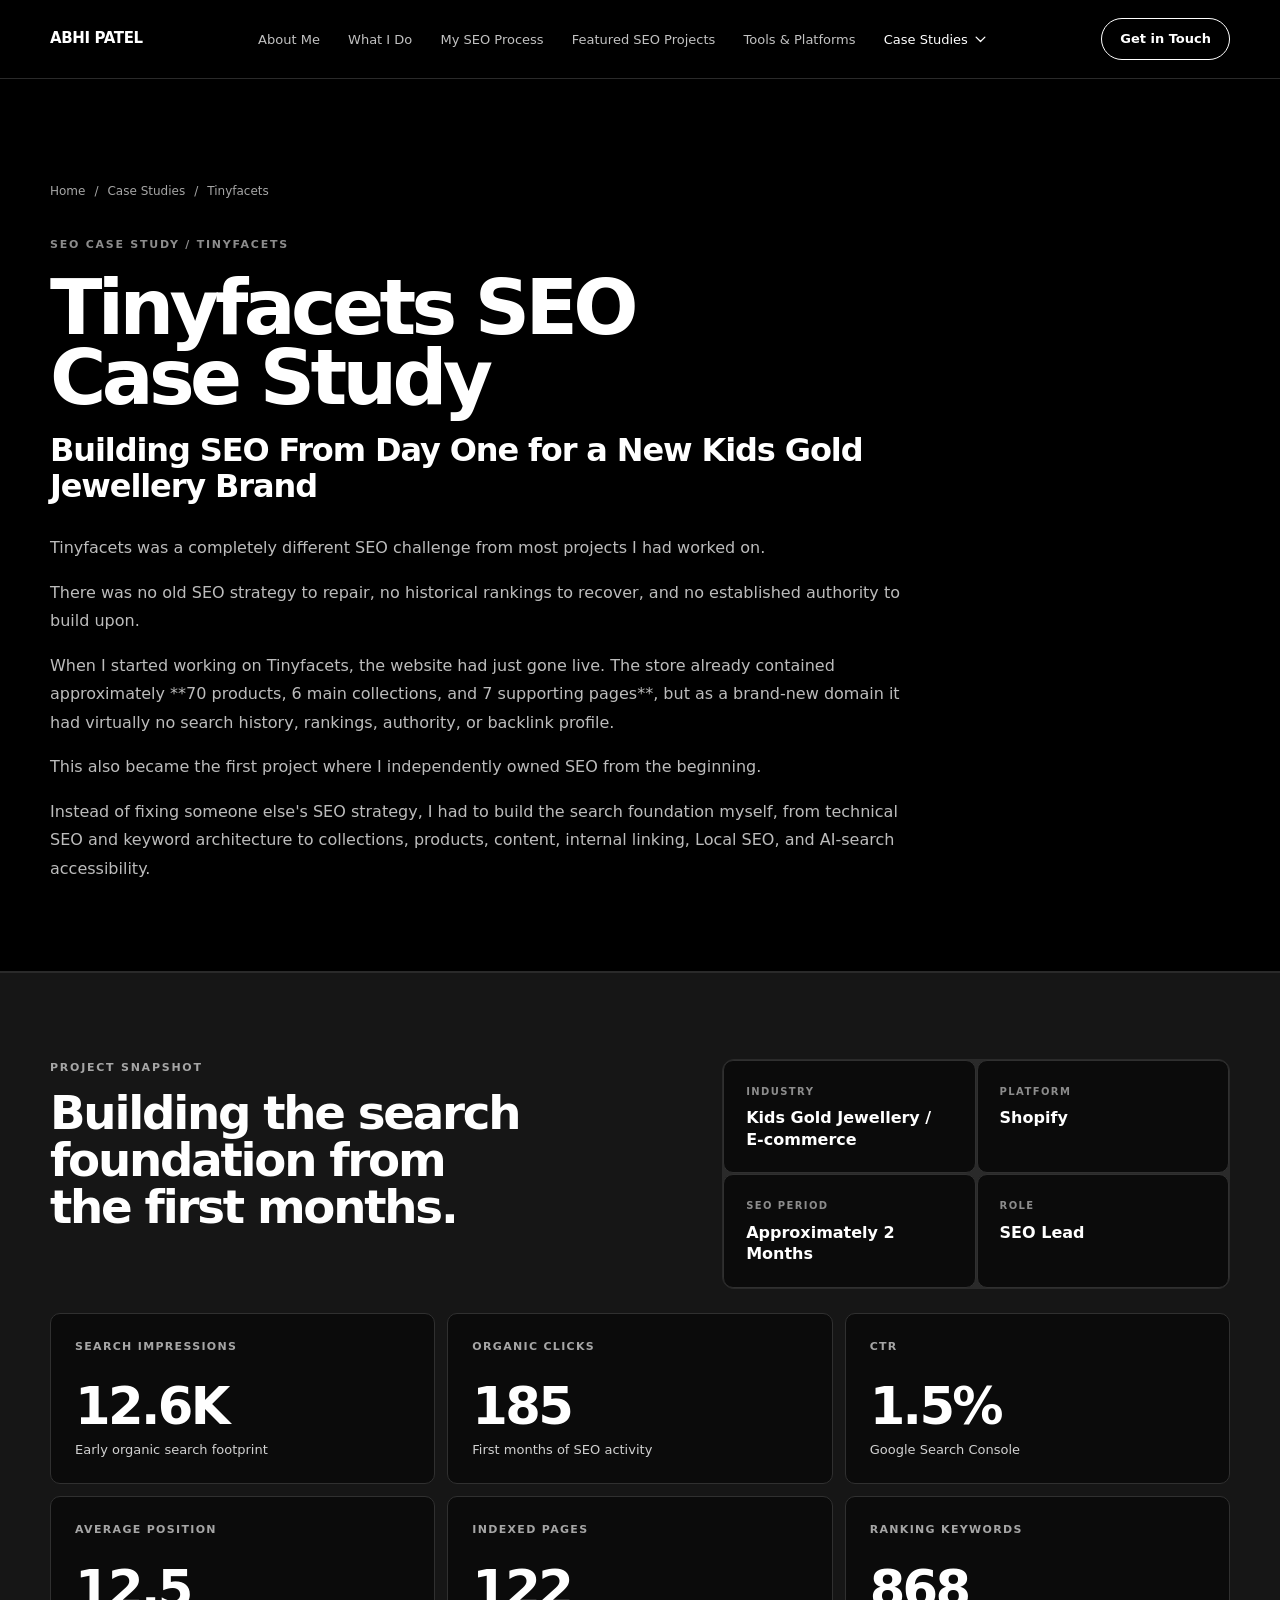
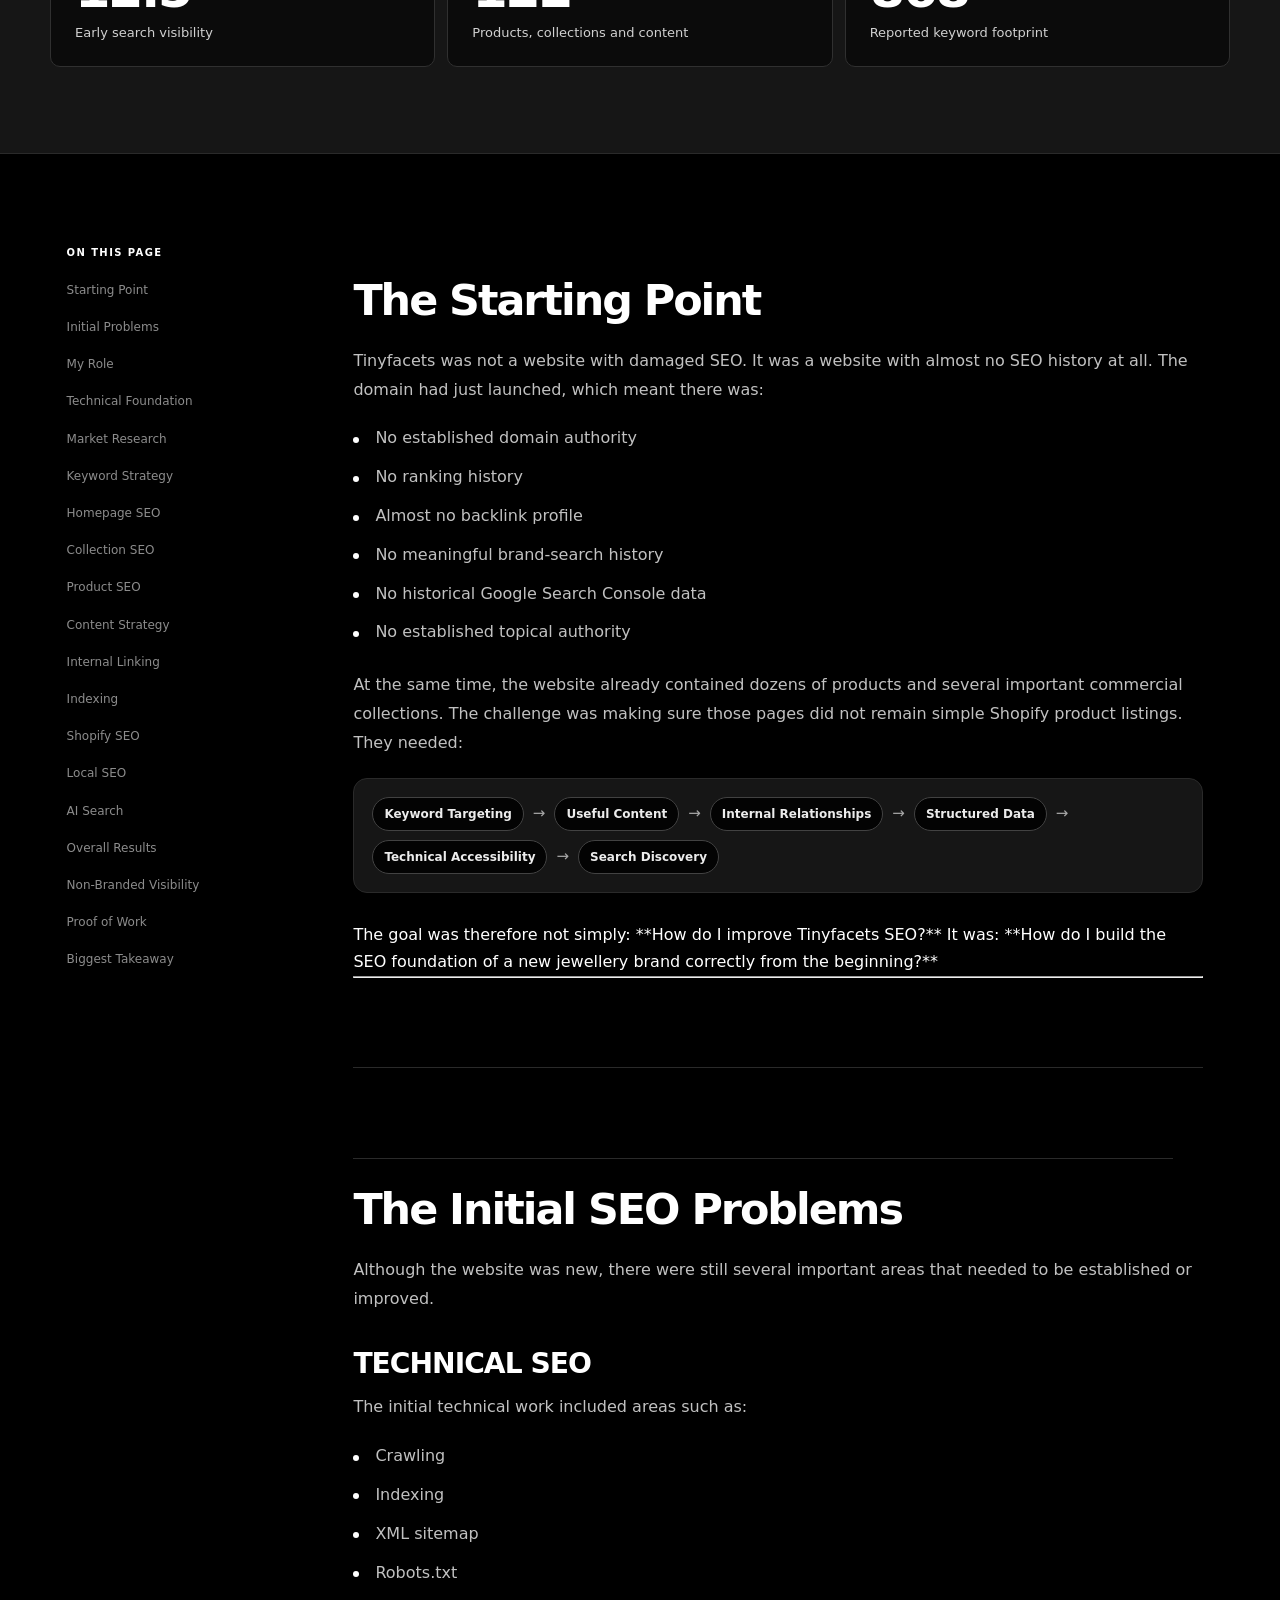
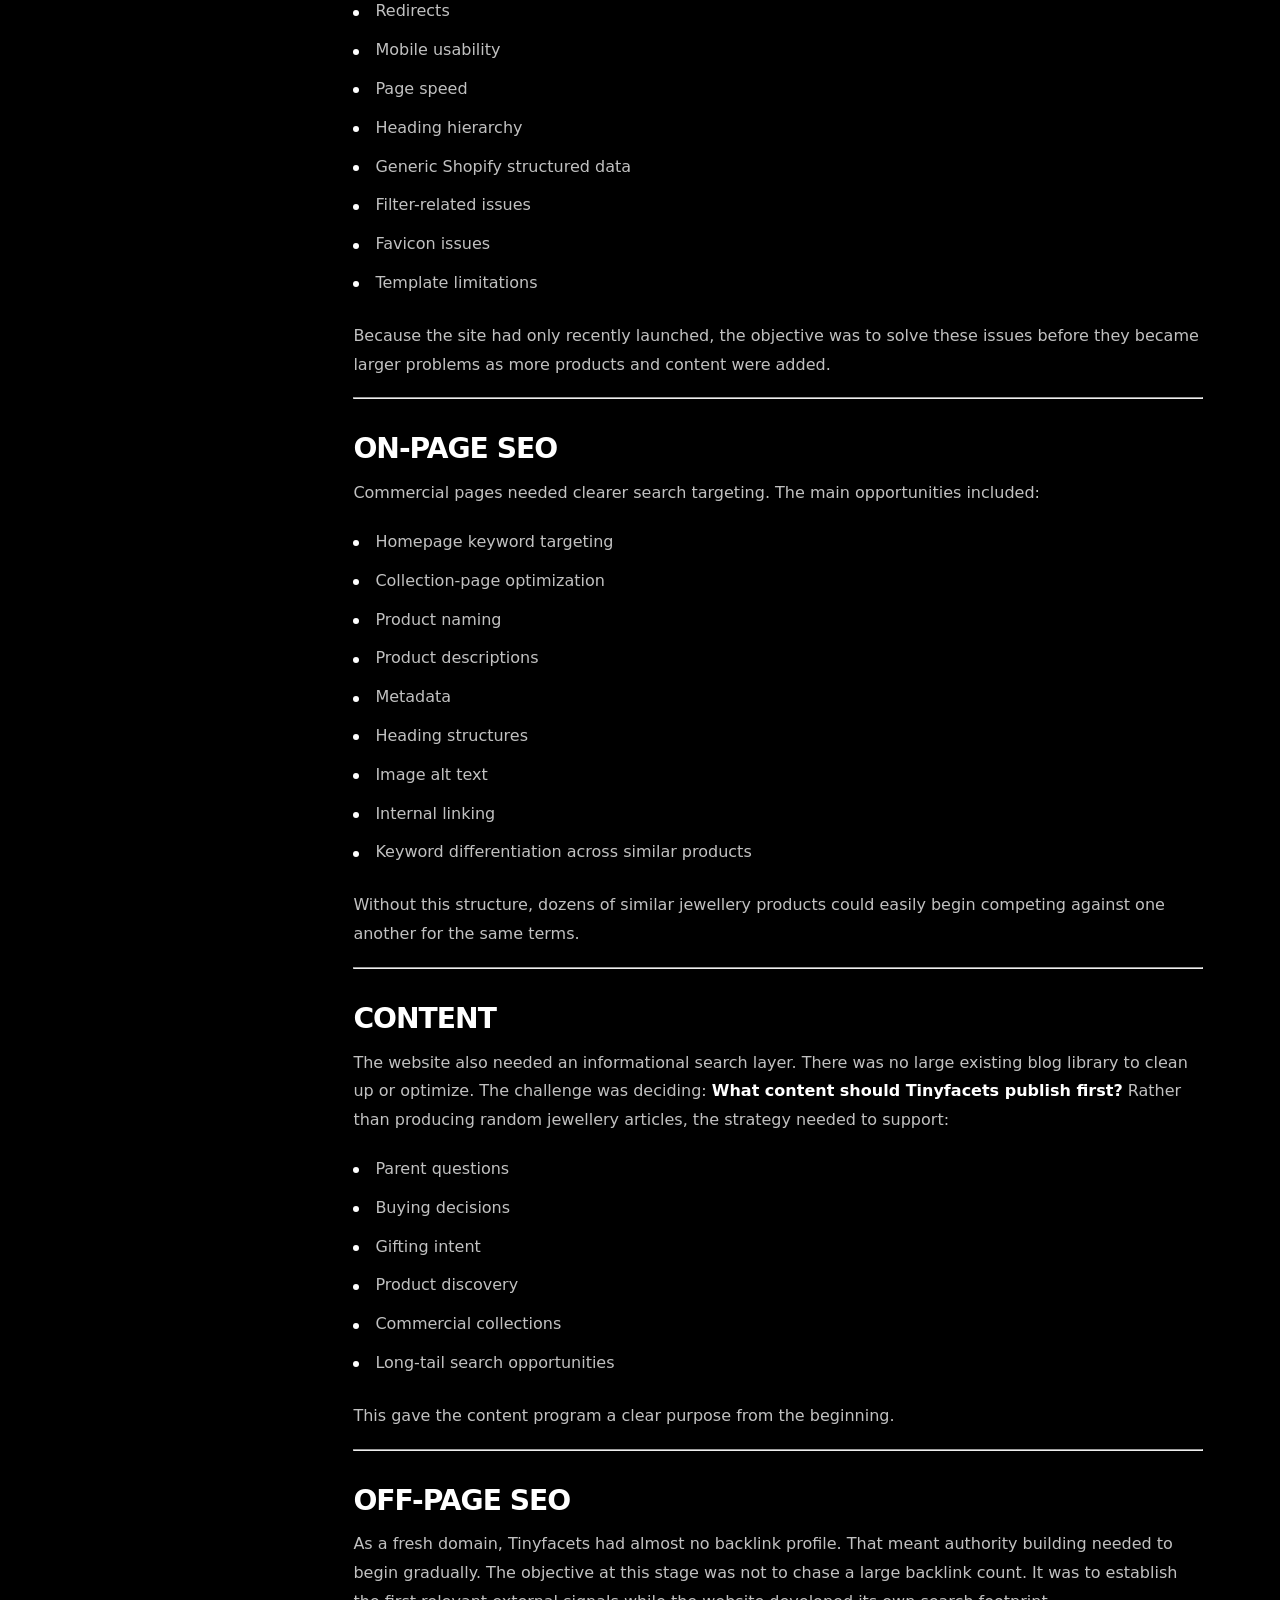
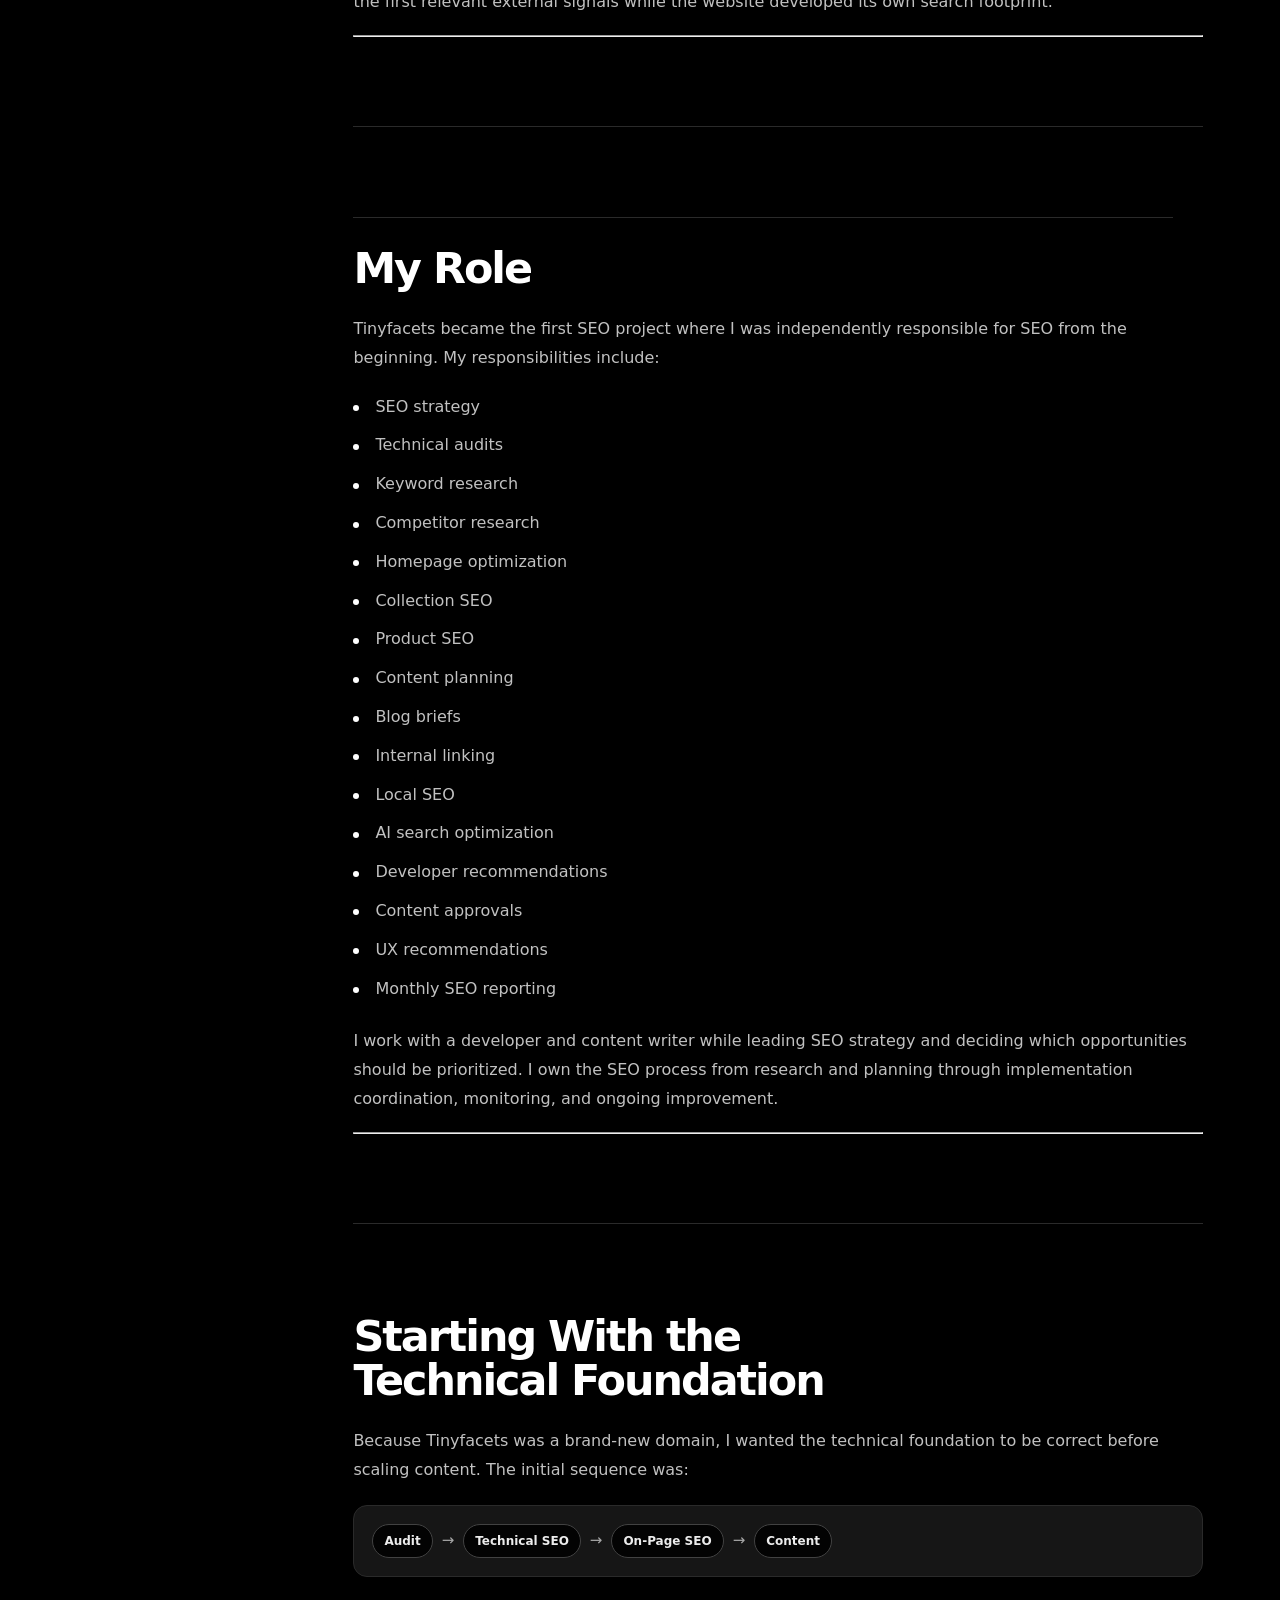
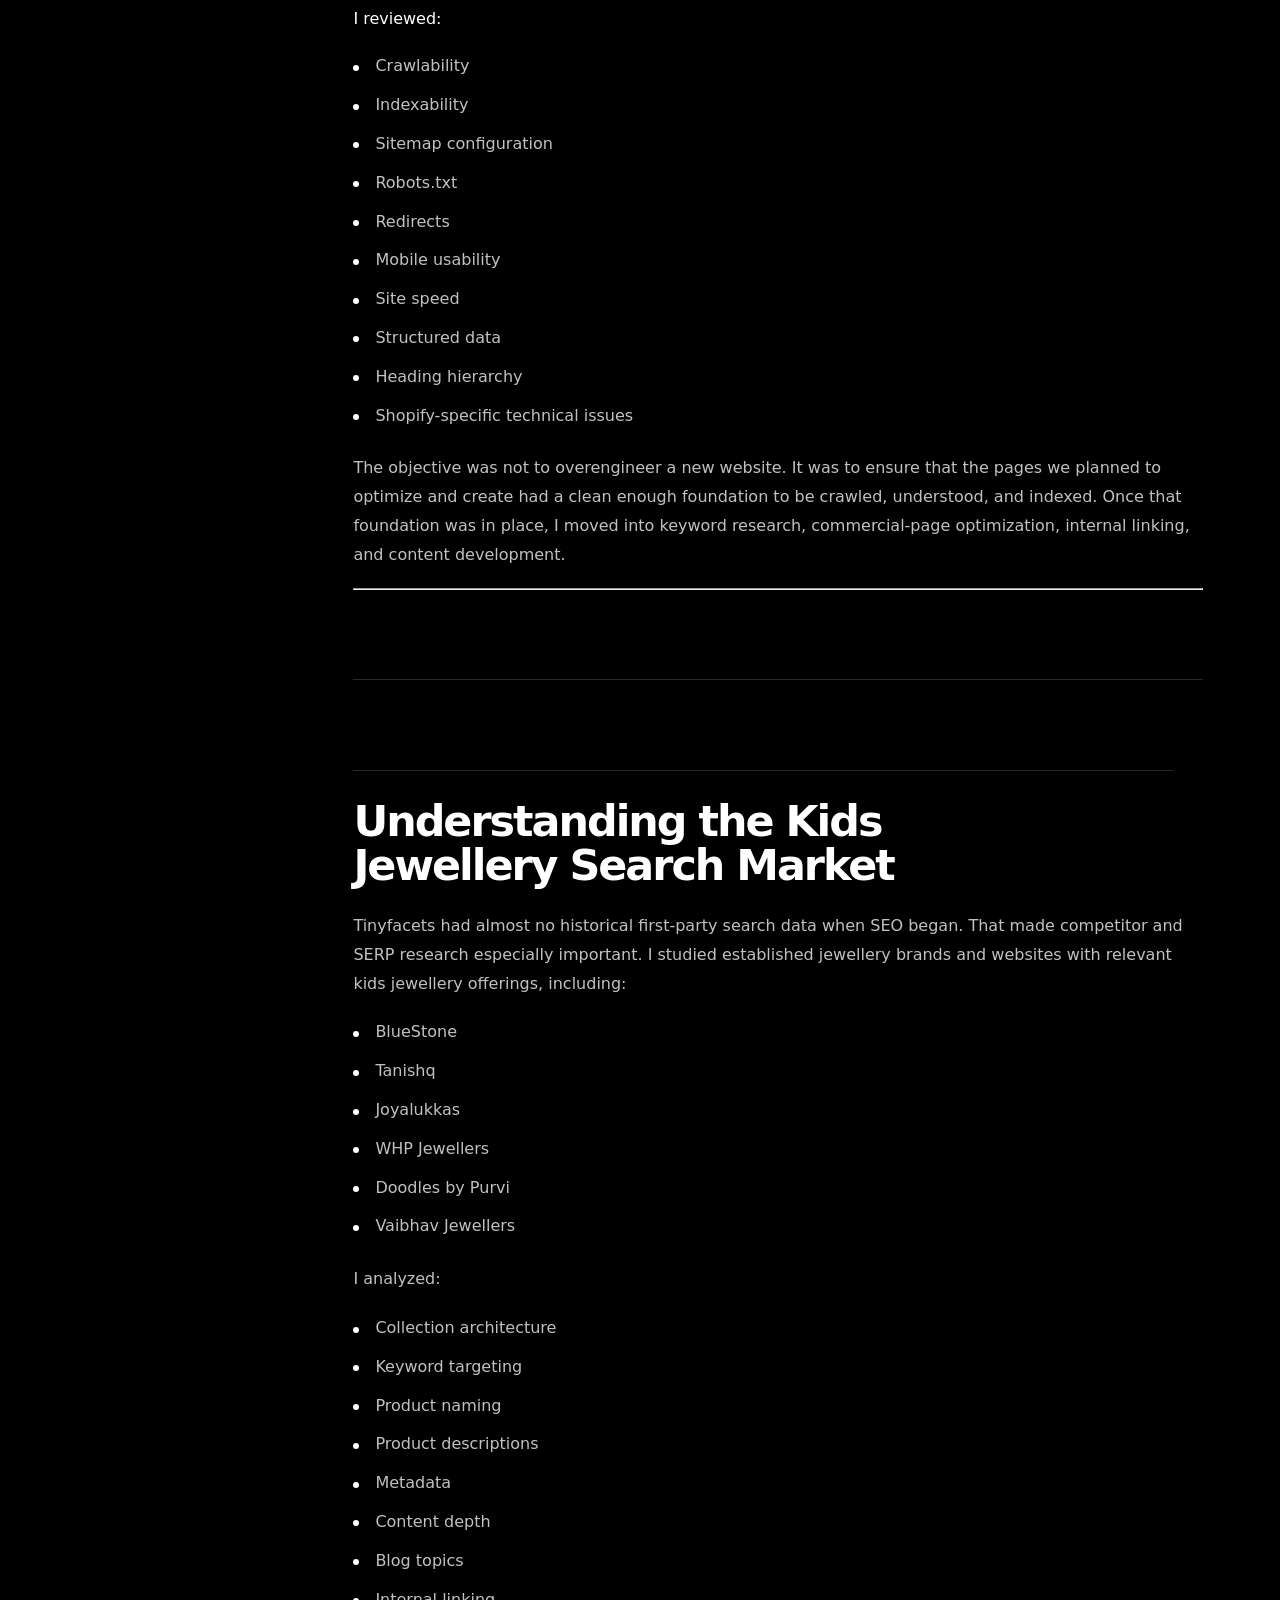
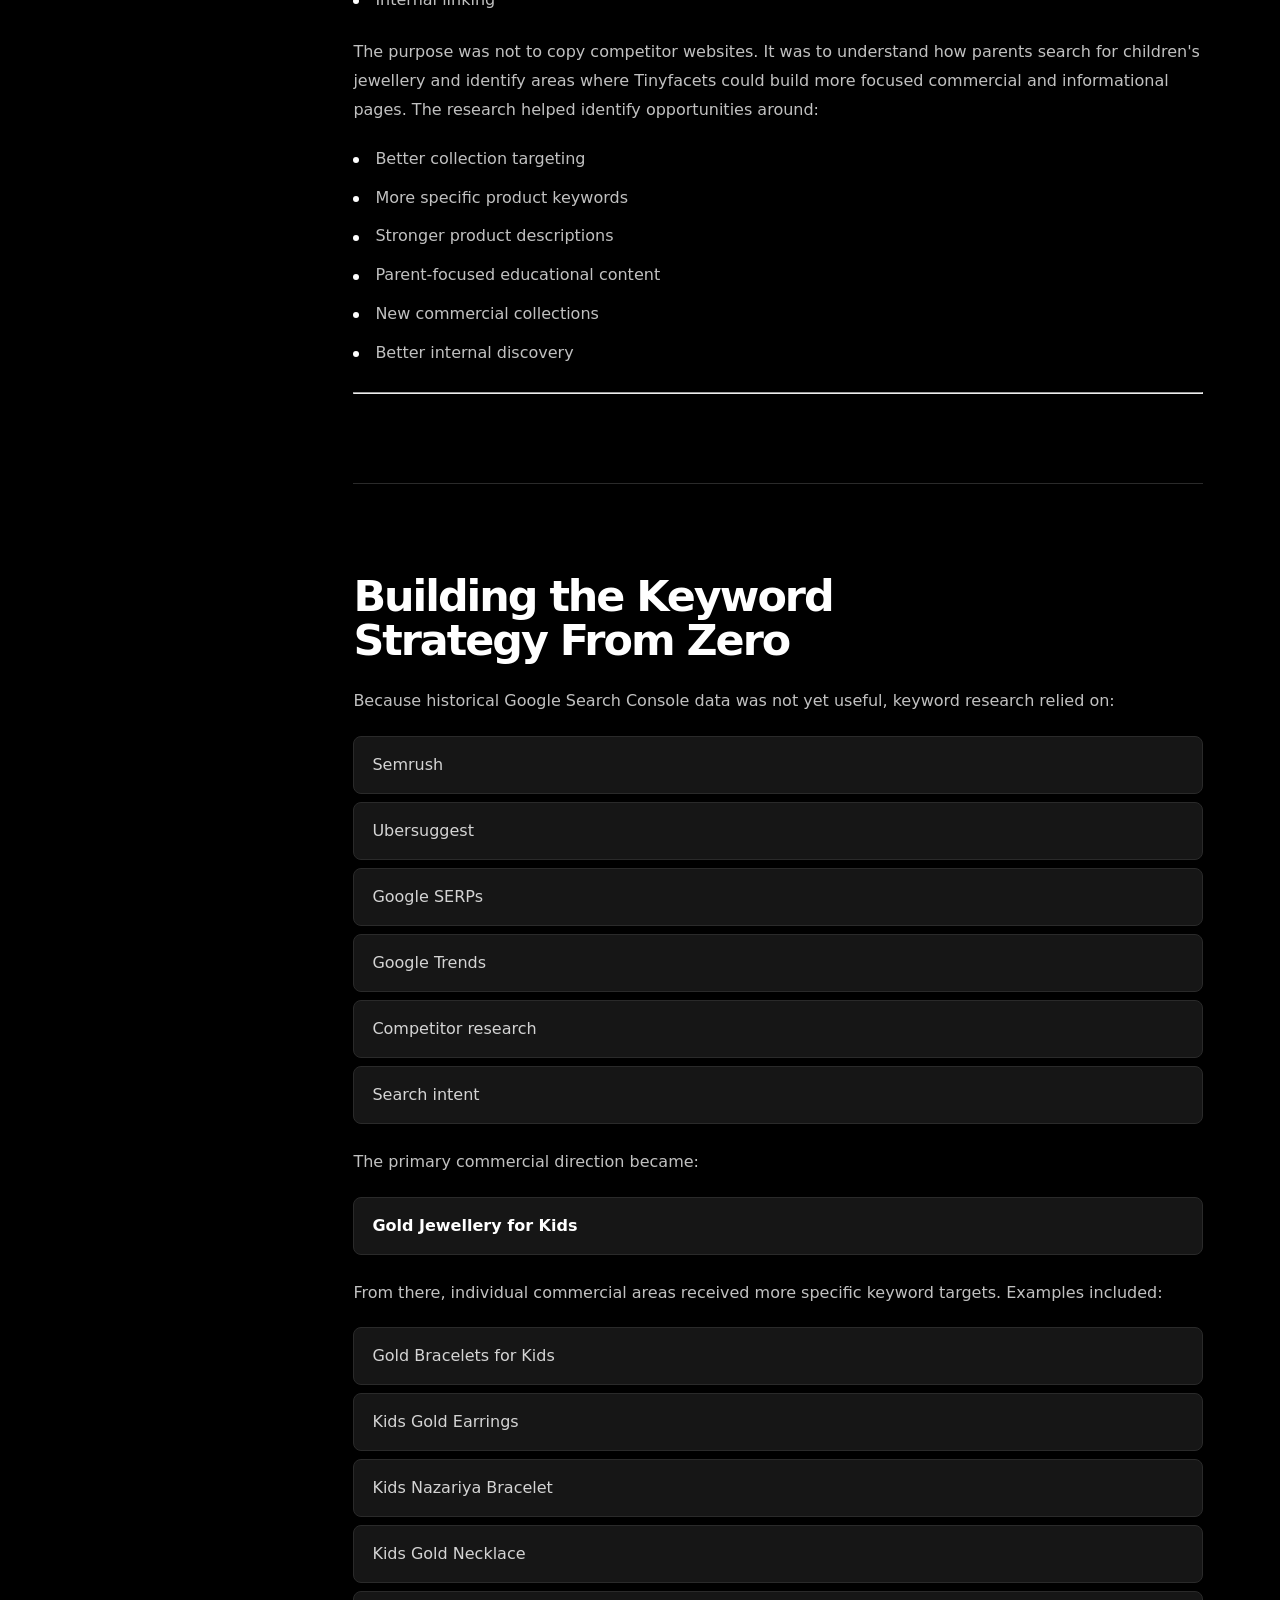
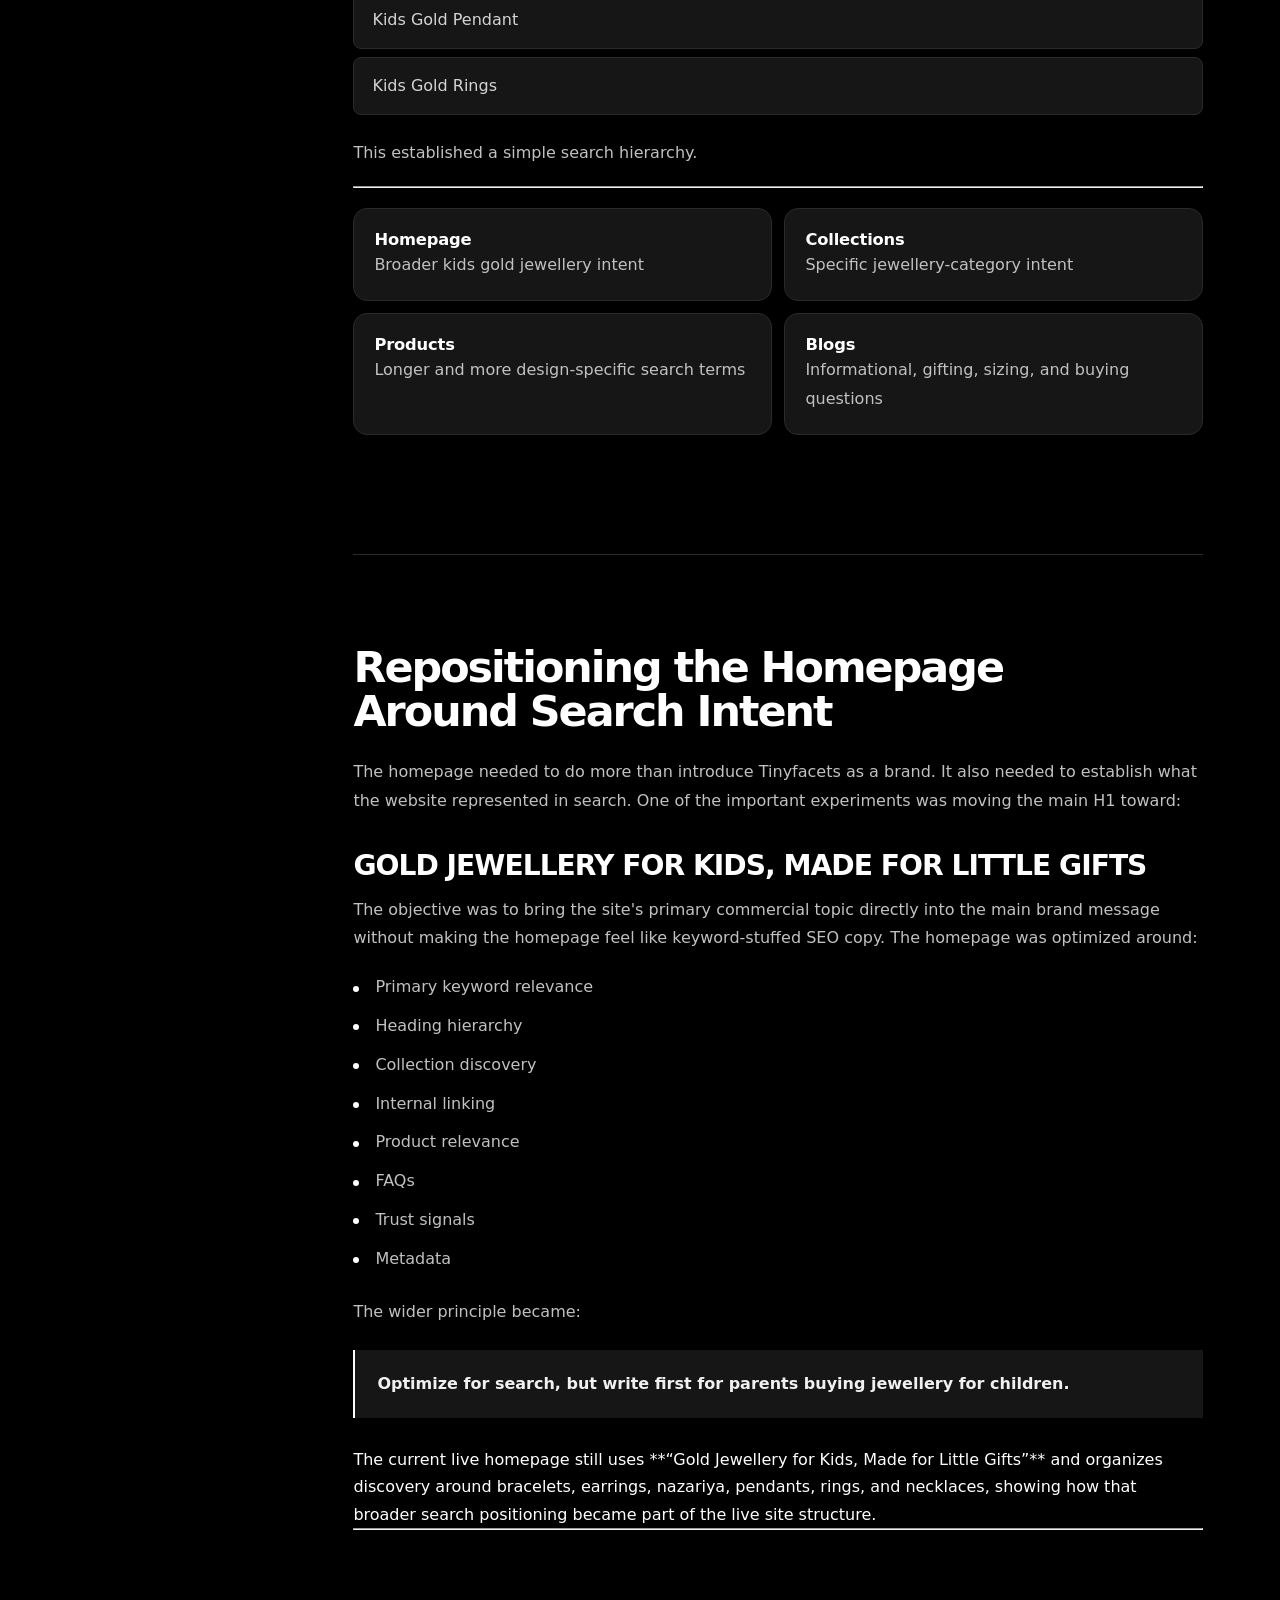
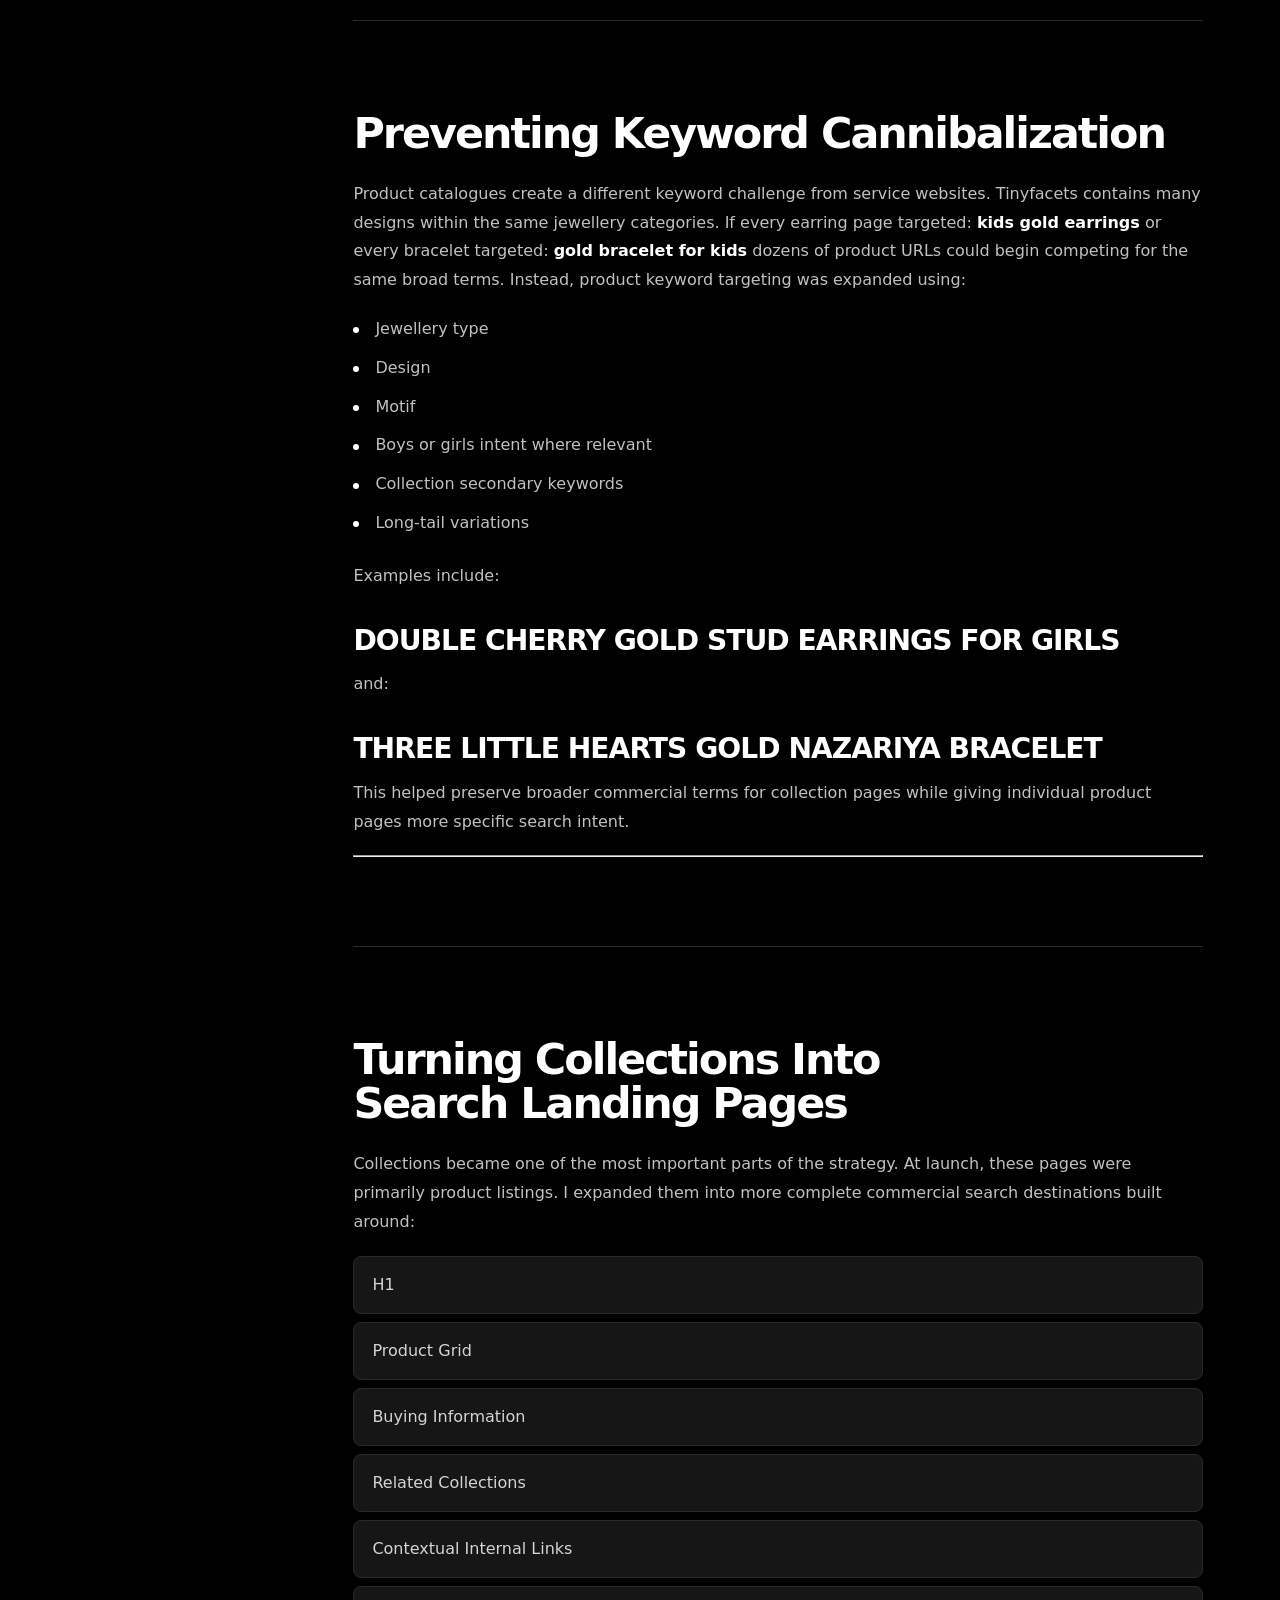
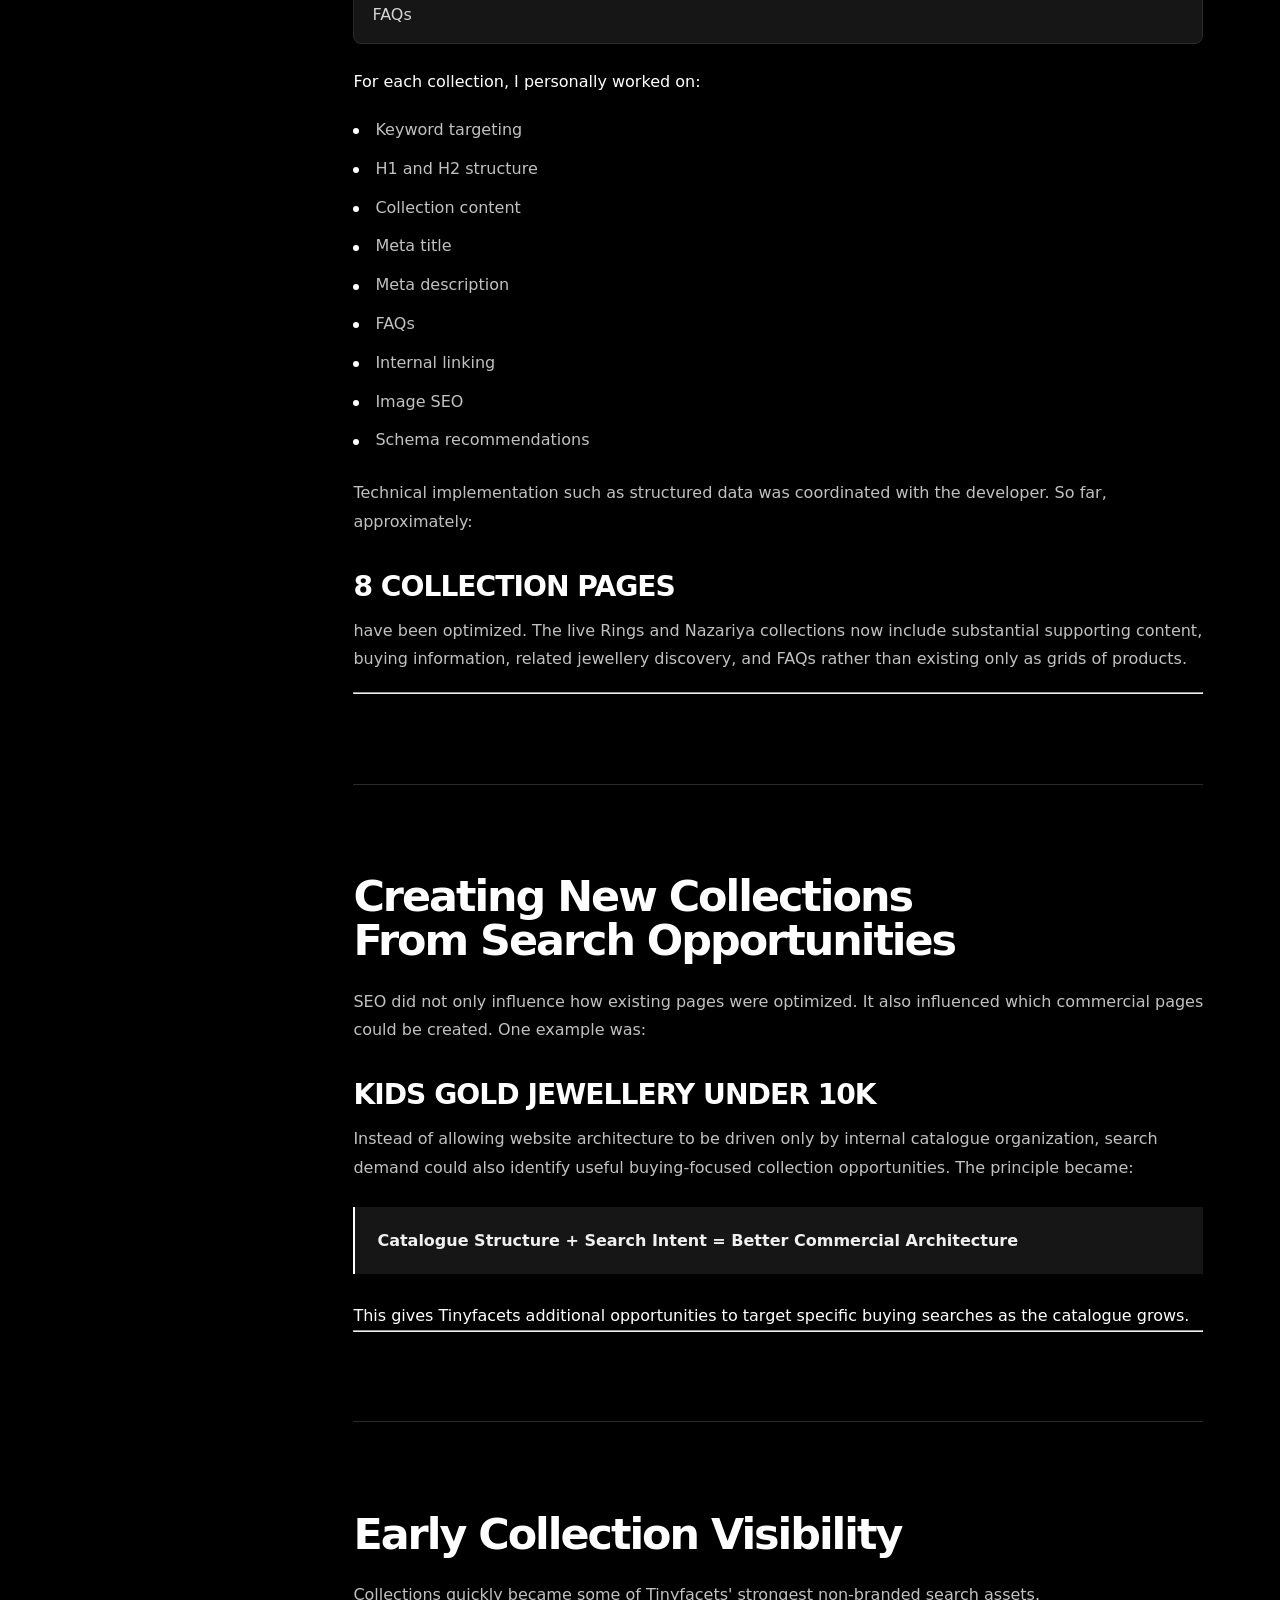
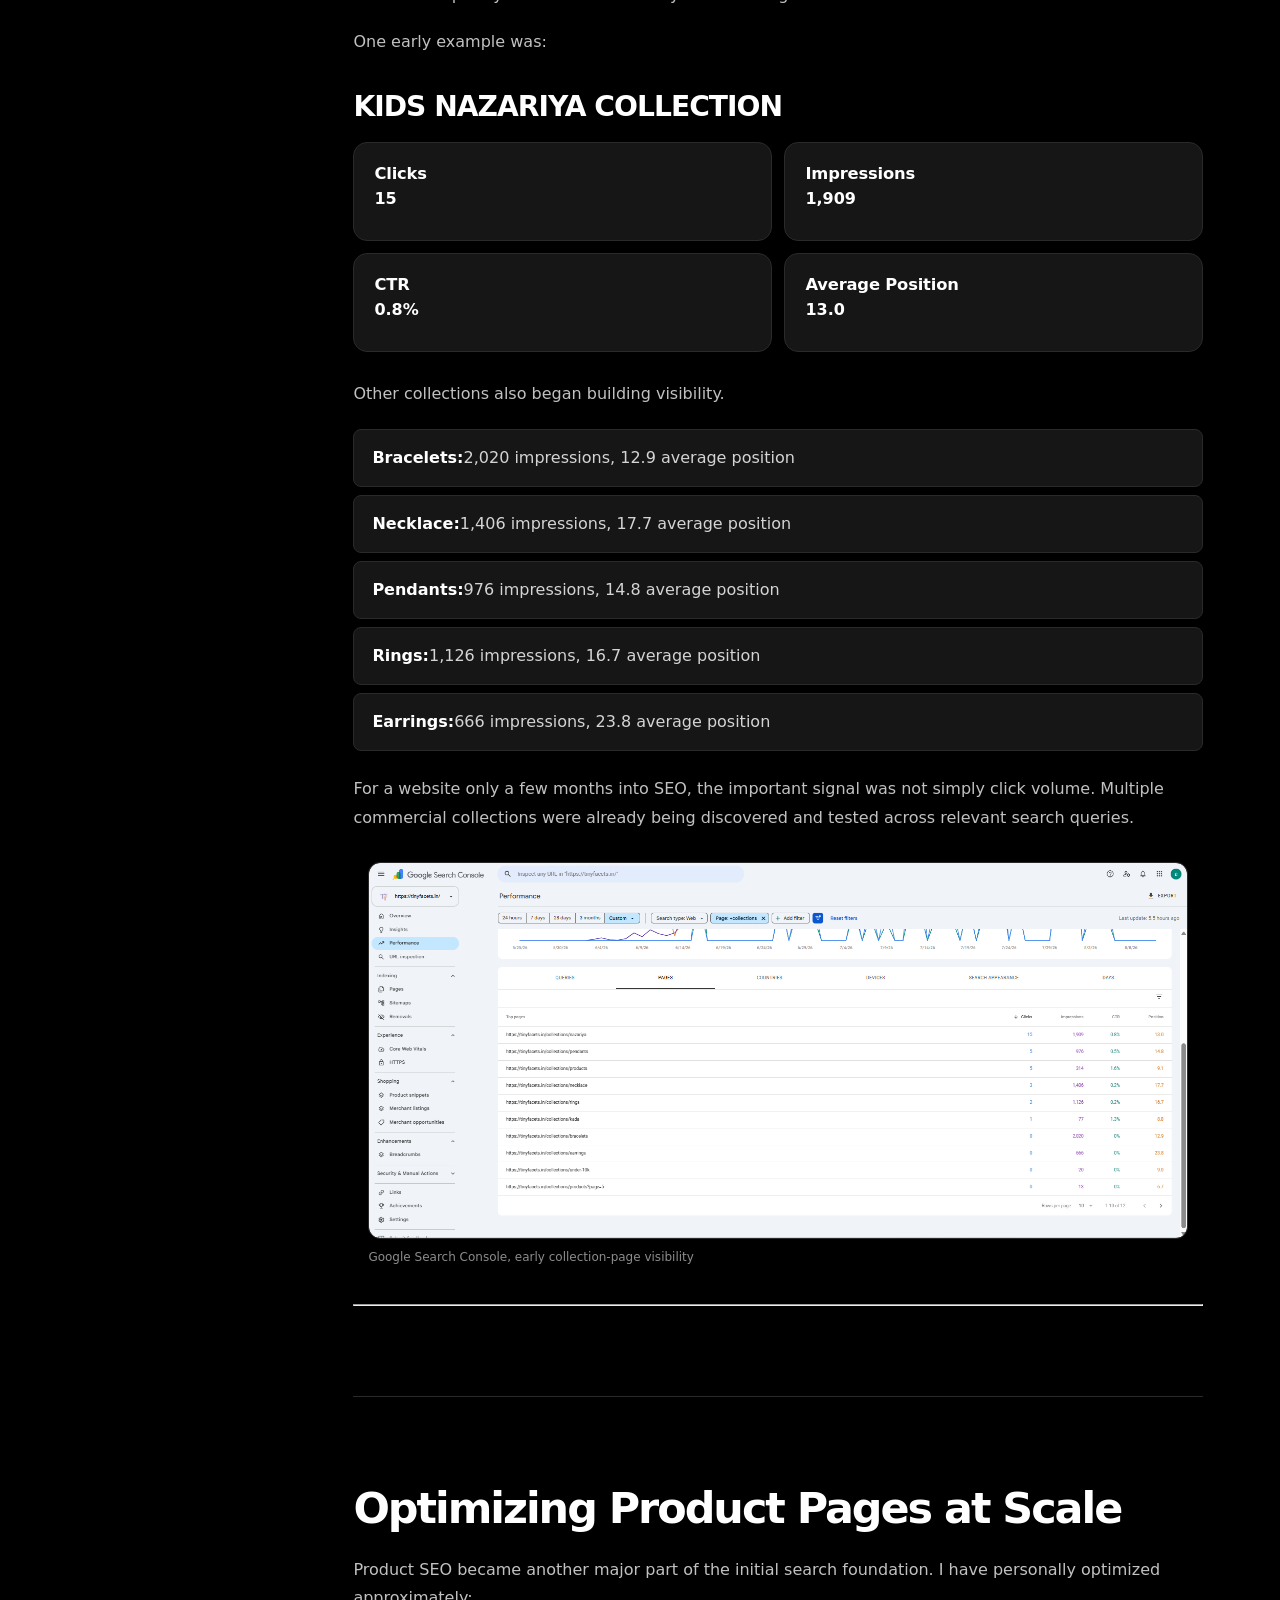
<file: case-studies/tinyfacets.html>
<!DOCTYPE html>

<html lang="en">
<head>
<meta charset="utf-8"/>
<meta content="width=device-width, initial-scale=1.0" name="viewport"/>
<title>Tinyfacets SEO Case Study | Abhi Patel</title>
<meta content="Tinyfacets SEO case study by Abhi Patel, showing how an SEO foundation was built from day one for a new kids gold jewellery Shopify store." name="description"/>
<meta content="index,follow,max-image-preview:large" name="robots"/>
<meta content="#000000" name="theme-color"/>
<link rel="canonical" href="https://seo-abhi.github.io/portfolio/case-studies/tinyfacets.html">
<style>
    :root {
      --bg: #000;
      --surface: #070707;
      --surface-2: #0b0b0b;
      --text: #fff;
      --copy: #d1d1d1;
      --muted: #9a9a9a;
      --muted-2: #707070;
      --line: #242424;
      --line-strong: #393939;
      --max: 1240px;
      --reading: 850px;
      --radius: 18px;
      --ease: 220ms ease;
    }

    * { box-sizing: border-box; margin: 0; padding: 0; }
    html { background: var(--bg); scroll-behavior: smooth; }
    body {
      min-height: 100vh;
      background: var(--bg);
      color: var(--text);
      font-family: Arial, Helvetica, sans-serif;
      font-size: 16px;
      line-height: 1.72;
      -webkit-font-smoothing: antialiased;
      text-rendering: optimizeLegibility;
      overflow-wrap: anywhere;
    }

    a { color: inherit; text-decoration: none; }
    img { display: block; max-width: 100%; height: auto; }
    ::selection { background: #fff; color: #000; }
    :focus-visible { outline: 2px solid #fff; outline-offset: 4px; }

    .container {
      width: min(calc(100% - 48px), var(--max));
      margin-inline: auto;
    }

    .skip-link {
      position: fixed;
      top: 12px;
      left: 12px;
      z-index: 9999;
      padding: 10px 14px;
      color: #000;
      background: #fff;
      border-radius: 8px;
      font-weight: 800;
      transform: translateY(-180%);
    }
    .skip-link:focus { transform: translateY(0); }

    /* Header */
    .site-header {
      position: sticky;
      top: 0;
      z-index: 1000;
      border-bottom: 1px solid rgba(255,255,255,.08);
      background: rgba(0,0,0,.88);
      backdrop-filter: blur(16px);
      -webkit-backdrop-filter: blur(16px);
    }
    .nav {
      min-height: 72px;
      display: flex;
      align-items: center;
      justify-content: space-between;
      gap: 24px;
    }
    .brand {
      font-size: 14px;
      font-weight: 900;
      letter-spacing: .025em;
      white-space: nowrap;
    }
    .nav-center {
      display: flex;
      align-items: center;
      gap: 26px;
    }
    .nav-center a {
      color: var(--muted);
      font-size: 13px;
      transition: color var(--ease);
    }
    .nav-center a:hover { color: #fff; }
    .nav-cta {
      min-height: 42px;
      display: inline-flex;
      align-items: center;
      padding: 0 18px;
      border: 1px solid #fff;
      border-radius: 999px;
      font-size: 13px;
      font-weight: 800;
      transition: background var(--ease), color var(--ease);
    }
    .nav-cta:hover { background: #fff; color: #000; }

    /* Hero */
    .hero {
      position: relative;
      overflow: hidden;
      border-bottom: 1px solid var(--line);
      padding: clamp(68px, 9vw, 128px) 0 clamp(70px, 9vw, 118px);
    }
    .hero::before {
      content: "";
      position: absolute;
      inset: 0;
      pointer-events: none;
      opacity: .32;
      background-image:
        linear-gradient(rgba(255,255,255,.055) 1px, transparent 1px),
        linear-gradient(90deg, rgba(255,255,255,.055) 1px, transparent 1px);
      background-size: 68px 68px;
      mask-image: linear-gradient(to bottom, #000 0%, transparent 92%);
    }
    .hero-inner {
      position: relative;
      z-index: 1;
    }
    .breadcrumb {
      display: flex;
      align-items: center;
      gap: 9px;
      margin-bottom: 34px;
      color: var(--muted);
      font-size: 12px;
    }
    .breadcrumb a:hover { color: #fff; }
    .eyebrow {
      margin-bottom: 18px;
      color: var(--muted);
      font-size: 11px;
      font-weight: 800;
      letter-spacing: .16em;
      text-transform: uppercase;
    }
    .hero h1 {
      max-width: 1080px;
      font-size: clamp(3.5rem, 8.4vw, 8.6rem);
      line-height: .88;
      letter-spacing: -.068em;
      font-weight: 900;
    }
    .hero-subtitle {
      max-width: 1000px;
      margin-top: 26px;
      color: #f2f2f2;
      font-size: clamp(1.35rem, 2.8vw, 2.25rem);
      line-height: 1.13;
      letter-spacing: -.032em;
      font-weight: 700;
    }
    .hero-copy {
      max-width: 900px;
      margin-top: 34px;
      display: grid;
      gap: 16px;
      color: var(--copy);
      font-size: clamp(1rem, 1.3vw, 1.12rem);
    }

    /* Snapshot */
    .snapshot {
      border-bottom: 1px solid var(--line);
      padding: clamp(58px, 7vw, 86px) 0;
    }
    .snapshot-top {
      display: grid;
      grid-template-columns: .8fr 1.2fr;
      gap: 48px;
      align-items: start;
    }
    .section-kicker {
      color: var(--muted);
      font-size: 11px;
      font-weight: 800;
      letter-spacing: .16em;
      text-transform: uppercase;
    }
    .snapshot h2 {
      margin-top: 12px;
      font-size: clamp(2.2rem, 5vw, 4.7rem);
      line-height: .96;
      letter-spacing: -.052em;
    }
    .snapshot-meta {
      display: grid;
      grid-template-columns: repeat(2, minmax(0,1fr));
      gap: 1px;
      border: 1px solid var(--line);
      border-radius: var(--radius);
      overflow: hidden;
      background: var(--line);
    }
    .meta-item {
      min-height: 105px;
      padding: 22px;
      background: var(--surface);
    }
    .meta-label {
      display: block;
      margin-bottom: 7px;
      color: var(--muted-2);
      font-size: 10px;
      font-weight: 800;
      letter-spacing: .14em;
      text-transform: uppercase;
    }
    .meta-value {
      font-size: 16px;
      line-height: 1.35;
      font-weight: 750;
    }

    .kpi-grid {
      display: grid;
      grid-template-columns: repeat(3, minmax(0,1fr));
      gap: 12px;
      margin-top: 24px;
    }
    .kpi {
      min-height: 170px;
      display: flex;
      flex-direction: column;
      justify-content: space-between;
      padding: 24px;
      border: 1px solid var(--line);
      border-radius: var(--radius);
      background: linear-gradient(145deg, #0b0b0b 0%, #040404 100%);
    }
    .kpi-label {
      color: var(--muted);
      font-size: 11px;
      font-weight: 800;
      letter-spacing: .12em;
      text-transform: uppercase;
    }
    .kpi-value {
      margin-top: 26px;
      font-size: clamp(2.1rem, 4vw, 4rem);
      line-height: .9;
      letter-spacing: -.052em;
      font-weight: 900;
    }
    .kpi-detail {
      margin-top: 12px;
      color: var(--copy);
      font-size: 13px;
      line-height: 1.4;
    }

    /* Article */
    .article {
      padding: clamp(70px, 8vw, 116px) 0 140px;
    }
    .article-layout {
      display: grid;
      grid-template-columns: 220px minmax(0, 1fr);
      gap: clamp(48px, 7vw, 100px);
      align-items: start;
    }
    .article-rail {
      position: sticky;
      top: 104px;
    }
    .rail-title {
      margin-bottom: 14px;
      color: var(--muted-2);
      font-size: 10px;
      letter-spacing: .14em;
      text-transform: uppercase;
      font-weight: 800;
    }
    .rail-links {
      display: grid;
      gap: 7px;
      list-style: none;
    }
    .rail-links a {
      display: block;
      padding: 7px 0;
      color: #7e7e7e;
      font-size: 12px;
      line-height: 1.35;
      transition: color var(--ease), transform var(--ease);
    }
    .rail-links a:hover {
      color: #fff;
      transform: translateX(3px);
    }

    .article-content {
      width: 100%;
      max-width: var(--reading);
    }

    .case-section {
      scroll-margin-top: 110px;
      padding: 0 0 clamp(64px, 8vw, 100px);
      margin-bottom: clamp(64px, 8vw, 100px);
      border-bottom: 1px solid var(--line);
    }
    .case-section:last-child {
      border-bottom: 0;
      margin-bottom: 0;
      padding-bottom: 0;
    }

    .case-section > h1 {
      margin-bottom: 30px;
      font-size: clamp(2.25rem, 5vw, 4.75rem);
      line-height: .98;
      letter-spacing: -.05em;
      font-weight: 880;
    }
    .case-section h2 {
      margin: 34px 0 14px;
      font-size: clamp(1.6rem, 3.1vw, 2.6rem);
      line-height: 1.05;
      letter-spacing: -.035em;
    }
    .case-section h3 {
      margin: 30px 0 12px;
      color: #fff;
      font-size: 13px;
      line-height: 1.4;
      letter-spacing: .11em;
      text-transform: uppercase;
      font-weight: 800;
    }
    .case-section p {
      margin: 0 0 18px;
      color: var(--copy);
      font-size: 16px;
      line-height: 1.78;
    }
    .case-section strong {
      color: #fff;
      font-weight: 800;
    }
    .case-section ul {
      margin: 20px 0 24px;
      display: grid;
      gap: 10px;
      list-style: none;
    }
    .case-section li {
      position: relative;
      padding-left: 22px;
      color: var(--copy);
      line-height: 1.62;
    }
    .case-section li::before {
      content: "";
      position: absolute;
      left: 0;
      top: .78em;
      width: 6px;
      height: 6px;
      border-radius: 50%;
      background: #fff;
    }

    /* Tools list */
    #tools-platforms-used .tools-list {
      grid-template-columns: repeat(2, minmax(0, 1fr));
      column-gap: 42px;
      row-gap: 12px;
      margin-top: 28px;
    }

    #tools-platforms-used .tools-list li {
      padding: 15px 18px 15px 38px;
      border: 1px solid var(--line);
      border-radius: 12px;
      background: var(--surface);
      color: #e3e3e3;
    }

    #tools-platforms-used .tools-list li::before {
      left: 18px;
      top: 1.55em;
      width: 6px;
      height: 6px;
    }

    .case-section blockquote {
      margin: 28px 0;
      padding: 20px 22px;
      border-left: 2px solid #fff;
      background: var(--surface);
      color: #fff;
    }

    /* Structured/problem sections */
    .case-section--structured > h2 {
      padding-top: 28px;
      border-top: 1px solid var(--line);
    }

    /* Keyword strategy */
    .keyword-strategy .keyword-list {
      display: grid;
      grid-template-columns: repeat(2, minmax(0, 1fr));
      gap: 10px 12px;
      margin: 14px 0 30px;
      padding: 0;
      list-style: none;
    }

    .keyword-strategy .keyword-list li {
      position: relative;
      min-height: 58px;
      display: flex;
      align-items: center;
      padding: 14px 18px 14px 42px;
      border: 1px solid var(--line);
      border-radius: 12px;
      background: var(--surface);
      color: #e6e6e6;
      font-size: 14px;
      line-height: 1.45;
    }

    .keyword-strategy .keyword-list li::before {
      content: "";
      position: absolute;
      left: 20px;
      top: 50%;
      width: 6px;
      height: 6px;
      border-radius: 50%;
      background: #fff;
      transform: translateY(-50%);
    }

    .keyword-strategy .keyword-list--primary {
      grid-template-columns: minmax(0, 1fr);
      max-width: 430px;
    }

    .keyword-strategy .keyword-list--primary li {
      min-height: 66px;
      font-size: 17px;
    }

    .keyword-strategy .keyword-objective {
      margin-top: 8px;
      padding: 20px 22px;
      border-left: 2px solid #fff;
      background: var(--surface);
      color: #f0f0f0;
    }

    /* Proof images */
    .evidence {
      margin: 36px 0 44px;
    }
    .evidence-frame {
      overflow: hidden;
      border: 1px solid var(--line-strong);
      border-radius: 16px;
      background: #f4f4f4;
    }
    .evidence img {
      width: 100%;
      height: auto;
    }
    .evidence figcaption {
      margin-top: 10px;
      color: var(--muted);
      font-size: 12px;
      line-height: 1.5;
    }

    /* Strong metric blocks inside results sections */
    #consolidating-the-streamit-ecosystem h2,
    #overall-seo-results h2,
    #homepage-growth h3,
    #another-brand-search-win h2 {
      margin-top: 26px;
    }

    /* Proof-of-work recap */
    #proof-of-work h3 {
      margin-top: 18px;
      padding: 18px 18px 0;
      border: 1px solid var(--line);
      border-bottom: 0;
      border-radius: 12px 12px 0 0;
      background: var(--surface);
    }
    #proof-of-work h3 + p {
      margin: 0 0 16px;
      padding: 0 18px 18px;
      border: 1px solid var(--line);
      border-top: 0;
      border-radius: 0 0 12px 12px;
      background: var(--surface);
      white-space: pre-line;
    }

    /* Takeaway */
    #my-biggest-takeaway {
      padding: clamp(42px, 6vw, 70px);
      border: 1px solid var(--line-strong);
      border-radius: 22px;
      background: linear-gradient(145deg, #0c0c0c 0%, #030303 100%);
    }
    #my-biggest-takeaway > h1 {
      max-width: 700px;
    }
    #my-biggest-takeaway p:last-child strong {
      display: block;
      margin-top: 26px;
      color: #fff;
      font-size: clamp(1.25rem, 2.5vw, 1.8rem);
      line-height: 1.35;
    }

    /* Footer */
    .footer {
      border-top: 1px solid var(--line);
      padding: 32px 0 46px;
    }
    .footer-inner {
      display: flex;
      align-items: center;
      justify-content: space-between;
      gap: 22px;
      color: var(--muted-2);
      font-size: 12px;
    }
    .footer-links {
      display: flex;
      gap: 18px;
    }
    .footer a:hover { color: #fff; }

    @media (max-width: 1050px) {
      .article-layout {
        grid-template-columns: 1fr;
      }
      .article-rail {
        display: none;
      }
      .article-content {
        max-width: 920px;
      }
      .snapshot-top {
        grid-template-columns: 1fr;
      }
    }

    @media (max-width: 820px) {
      .nav-center { display: none; }
      .kpi-grid { grid-template-columns: repeat(2, minmax(0,1fr)); }
    }

    @media (max-width: 620px) {
      .container { width: min(calc(100% - 28px), var(--max)); }
      .nav-cta { display: none; }
      .hero {
        padding: 52px 0 64px;
      }
      .hero h1 {
        font-size: clamp(3.15rem, 17vw, 5.6rem);
      }
      .hero-subtitle {
        font-size: 1.42rem;
      }
      .snapshot-meta {
        grid-template-columns: 1fr;
      }
      .kpi-grid {
        grid-template-columns: 1fr;
      }
      .kpi {
        min-height: 145px;
      }
      .article {
        padding-top: 64px;
      }
      .case-section > h1 {
        font-size: clamp(2.25rem, 12vw, 3.6rem);
      }
      .case-section p,
      .case-section li {
        font-size: 15px;
      }

      #tools-platforms-used .tools-list {
        grid-template-columns: 1fr;
        gap: 10px;
      }

      .keyword-strategy .keyword-list {
        grid-template-columns: 1fr;
      }

      .keyword-strategy .keyword-list--primary {
        max-width: none;
      }

      .link-flow-grid,
      .status-list,
      .compact-keyword-list {
        grid-template-columns: 1fr;
      }

      .link-flow-card {
        padding: 18px;
      }

      .horizontal-flow {
        padding: 16px;
      }
      #my-biggest-takeaway {
        padding: 28px 22px;
        border-radius: 16px;
      }
      .footer-inner {
        flex-direction: column;
        align-items: flex-start;
      }
    }

    @media (prefers-reduced-motion: reduce) {
      html { scroll-behavior: auto; }
      *, *::before, *::after {
        animation-duration: .01ms !important;
        animation-iteration-count: 1 !important;
        transition-duration: .01ms !important;
      }
    }
  

    /* Internal-linking and process flows */
    .link-flow-grid {
      display: grid;
      grid-template-columns: repeat(2, minmax(0, 1fr));
      gap: 14px;
      margin: 28px 0 30px;
    }

    .link-flow-card {
      padding: 22px;
      border: 1px solid var(--line);
      border-radius: 14px;
      background: var(--surface);
    }

    .link-flow-card h3 {
      margin: 0 0 16px;
    }

    .link-flow-steps,
    .horizontal-flow {
      display: flex;
      flex-wrap: wrap;
      align-items: center;
      gap: 9px;
    }

    .link-flow-steps span:not(.flow-arrow),
    .horizontal-flow span:not(.flow-arrow) {
      display: inline-flex;
      align-items: center;
      min-height: 34px;
      padding: 7px 11px;
      border: 1px solid var(--line-strong);
      border-radius: 999px;
      background: #030303;
      color: #ececec;
      font-size: 12px;
      line-height: 1.35;
      font-weight: 700;
    }

    .flow-arrow {
      color: var(--muted);
      font-size: 15px;
      line-height: 1;
    }

    .horizontal-flow {
      margin: 20px 0 28px;
      padding: 18px;
      border: 1px solid var(--line);
      border-radius: 14px;
      background: var(--surface);
    }

    .status-list {
      grid-template-columns: repeat(2, minmax(0, 1fr));
      gap: 10px 12px !important;
      margin: 18px 0 24px !important;
    }

    .status-list li {
      padding: 15px 18px 15px 40px !important;
      border: 1px solid var(--line);
      border-radius: 12px;
      background: var(--surface);
    }

    .compact-keyword-list {
      grid-template-columns: repeat(2, minmax(0, 1fr));
      gap: 10px 12px !important;
      margin: 18px 0 26px !important;
    }

    .compact-keyword-list li {
      padding: 15px 18px 15px 40px !important;
      border: 1px solid var(--line);
      border-radius: 12px;
      background: var(--surface);
    }


    /* Internal-linking and process flows */
    .link-flow-grid {
      display: grid;
      grid-template-columns: repeat(2, minmax(0, 1fr));
      gap: 14px;
      margin: 28px 0 30px;
    }

    .link-flow-card {
      padding: 22px;
      border: 1px solid var(--line);
      border-radius: 14px;
      background: var(--surface);
    }

    .link-flow-card h3 {
      margin: 0 0 16px;
    }

    .link-flow-steps,
    .horizontal-flow {
      display: flex;
      flex-wrap: wrap;
      align-items: center;
      gap: 9px;
    }

    .link-flow-steps span:not(.flow-arrow),
    .horizontal-flow span:not(.flow-arrow) {
      display: inline-flex;
      align-items: center;
      min-height: 34px;
      padding: 7px 11px;
      border: 1px solid var(--line-strong);
      border-radius: 999px;
      background: #030303;
      color: #ececec;
      font-size: 12px;
      line-height: 1.35;
      font-weight: 700;
    }

    .flow-arrow {
      color: var(--muted);
      font-size: 15px;
      line-height: 1;
    }

    .horizontal-flow {
      margin: 20px 0 28px;
      padding: 18px;
      border: 1px solid var(--line);
      border-radius: 14px;
      background: var(--surface);
    }

    .status-list {
      grid-template-columns: repeat(2, minmax(0, 1fr));
      gap: 10px 12px !important;
      margin: 18px 0 24px !important;
    }

    .status-list li,
    .compact-keyword-list li {
      padding: 15px 18px 15px 40px !important;
      border: 1px solid var(--line);
      border-radius: 12px;
      background: var(--surface);
    }

    .compact-keyword-list {
      grid-template-columns: repeat(2, minmax(0, 1fr));
      gap: 10px 12px !important;
      margin: 18px 0 26px !important;
    }

    /* Earthly Jewels result sections */
    #overall-seo-results h2,
    #keyword-growth-example h2,
    #collection-page-growth h2 {
      margin-top: 26px;
    }

    /* Compact flow statements */
    .flow-statement {
      margin: 24px 0 28px;
      padding: 20px 22px;
      border-left: 2px solid #fff;
      background: var(--surface);
      color: #f0f0f0;
      font-weight: 700;
    }

    /* Tinyfacets structured keyword architecture */
    .keyword-architecture {
      display: grid;
      grid-template-columns: repeat(2, minmax(0, 1fr));
      gap: 12px;
      margin: 20px 0 30px;
    }

    .keyword-architecture-card {
      padding: 20px;
      border: 1px solid var(--line);
      border-radius: 14px;
      background: var(--surface);
    }

    .keyword-architecture-card h3 {
      margin: 0 0 8px;
    }

    .keyword-architecture-card p {
      margin: 0;
      font-size: 14px;
    }

    /* Search-result mini cards */
    .result-mini-grid {
      display: grid;
      grid-template-columns: repeat(2, minmax(0, 1fr));
      gap: 12px;
      margin: 20px 0 28px;
    }

    .result-mini-card {
      padding: 20px;
      border: 1px solid var(--line);
      border-radius: 14px;
      background: var(--surface);
    }

    .result-mini-card h3 {
      margin: 0 0 12px;
    }

    .result-mini-card p {
      margin: 0 0 6px;
      font-size: 14px;
    }

    /* Screenshot placeholders, ready for future proof images */
    .evidence-placeholder {
      margin: 34px 0 44px;
      padding: clamp(28px, 5vw, 52px);
      border: 1px dashed var(--line-strong);
      border-radius: 16px;
      background:
        linear-gradient(135deg, rgba(255,255,255,.025), rgba(255,255,255,0)),
        var(--surface);
      text-align: center;
    }

    .evidence-placeholder .placeholder-label {
      display: block;
      margin-bottom: 10px;
      color: #fff;
      font-size: 12px;
      font-weight: 800;
      letter-spacing: .12em;
      text-transform: uppercase;
    }

    .evidence-placeholder .placeholder-copy {
      max-width: 660px;
      margin: 0 auto;
      color: var(--muted);
      font-size: 13px;
      line-height: 1.6;
    }

    .evidence-placeholder figcaption {
      margin-top: 16px;
      color: var(--muted-2);
      font-size: 12px;
      line-height: 1.5;
    }

    /* Learnings */
    .learning-grid {
      display: grid;
      grid-template-columns: repeat(2, minmax(0, 1fr));
      gap: 12px;
      margin: 22px 0 28px;
    }

    .learning-item {
      padding: 18px 20px;
      border: 1px solid var(--line);
      border-radius: 12px;
      background: var(--surface);
      color: #e7e7e7;
      font-size: 14px;
      font-weight: 700;
      line-height: 1.45;
    }

    @media (max-width: 620px) {
      .keyword-architecture,
      .result-mini-grid,
      .learning-grid {
        grid-template-columns: 1fr;
      }
    }

    /* Final indexing-status card fix */
    .status-list {
      list-style: none !important;
      padding-left: 0 !important;
    }

    .status-list li {
      list-style: none !important;
      padding: 16px 18px !important;
      display: flex;
      align-items: center;
      min-height: 58px;
    }

    .status-list li::before,
    .status-list li::marker {
      content: none !important;
      display: none !important;
    }

  </style>
<script type="application/ld+json">
  {
    "@context": "https://schema.org",
    "@type": "Article",
    "headline": "Building SEO From Day One for a New Kids Gold Jewellery Brand",
    "about": "SEO case study for Tinyfacets",
    "author": {
      "@type": "Person",
      "name": "Abhi Patel",
      "jobTitle": "SEO Specialist"
    }
  }
  </script>
<meta content="Abhi Patel" name="author"/><meta content="article" property="og:type"/><meta content="Tinyfacets SEO Case Study | Abhi Patel" property="og:title"/><meta content="Tinyfacets SEO case study by Abhi Patel, showing how an SEO foundation was built from day one for a new kids gold jewellery Shopify store." property="og:description"/><meta content="Abhi Patel SEO Portfolio" property="og:site_name"/><meta content="summary_large_image" name="twitter:card"/><meta content="Tinyfacets SEO Case Study | Abhi Patel" name="twitter:title"/><meta content="Tinyfacets SEO case study by Abhi Patel, showing how an SEO foundation was built from day one for a new kids gold jewellery Shopify store." name="twitter:description"/><link href="../assets/favicon.svg" rel="icon" type="image/svg+xml"/><link href="../assets/css/site-shell.css" rel="stylesheet"/><link href="../assets/css/design-refresh.css" rel="stylesheet"/><script defer="True" src="../assets/js/site-shell.js"></script><!-- Run finalize-domain.py with the real production domain before launch to inject canonicals, og:url, og:image, BreadcrumbList and sitemap.xml. --></head>
<body data-page="case-study" id="top">
<a class="skip-link" href="#main">Skip to content</a>
<header class="global-header"><div class="global-shell global-header-inner">
<a class="global-brand" href="../index.html">ABHI PATEL</a>
<button aria-controls="global-primary-nav" aria-expanded="false" aria-label="Open navigation" class="global-menu-toggle" type="button"><span></span></button>
<nav aria-label="Primary navigation" class="global-nav" id="global-primary-nav"><ul class="global-nav-list">
<li><a class="global-nav-link" href="../index.html#about">About Me</a></li>
<li><a class="global-nav-link" href="../index.html#what-i-do">What I Do</a></li>
<li><a class="global-nav-link" href="../index.html#process">My SEO Process</a></li>
<li><a class="global-nav-link" href="../index.html#projects">Featured SEO Projects</a></li>
<li><a class="global-nav-link" href="../index.html#tools">Tools &amp; Platforms</a></li>
<li class="global-case-menu is-current"><button aria-controls="global-case-dropdown" aria-expanded="false" aria-haspopup="true" class="global-case-trigger" type="button"><span>Case Studies</span><svg aria-hidden="true" class="global-case-chevron" viewbox="0 0 12 8"><path d="M1 1.25 6 6.25 11 1.25" fill="none" stroke="currentColor" stroke-linecap="round" stroke-linejoin="round" stroke-width="1.5"></path></svg></button><div class="global-case-dropdown" id="global-case-dropdown"><a class="global-all-cases" href="../seo-case-studies.html">All Case Studies</a><a href="earthly-jewels.html">Earthly Jewels</a><a href="streamit.html">Streamit</a><a aria-current="page" href="tinyfacets.html">Tinyfacets</a><a href="jewelite.html">Jewelite</a><a href="iqonic-tech.html">IQONIC Tech</a><a href="kivicare.html">KiviCare</a><a href="iqonic-agency.html">IQONIC Agency</a><a href="bitrix-theme.html">Bitrix Theme</a><a href="allclonescript.html">AllCloneScript</a><a href="coinremitter.html">CoinRemitter</a></div></li>
</ul></nav><a class="global-contact" href="mailto:abhiaj1125@gmail.com">Get in Touch</a></div></header>
<main id="main">
<section class="hero">
<div class="container hero-inner">
<nav aria-label="Breadcrumb" class="breadcrumb">
<a href="../index.html">Home</a>
<span>/</span>
<a href="../seo-case-studies.html">Case Studies</a>
<span>/</span>
<span>Tinyfacets</span>
</nav>
<div class="eyebrow">SEO Case Study / Tinyfacets</div>
<h1>Tinyfacets SEO Case Study</h1>
<div class="hero-subtitle">Building SEO From Day One for a New Kids Gold Jewellery Brand</div>
<div class="hero-copy">
<p>Tinyfacets was a completely different SEO challenge from most projects I had worked on.</p><p>There was no old SEO strategy to repair, no historical rankings to recover, and no established authority to build upon.</p><p>When I started working on Tinyfacets, the website had just gone live. The store already contained approximately **70 products, 6 main collections, and 7 supporting pages**, but as a brand-new domain it had virtually no search history, rankings, authority, or backlink profile.</p><p>This also became the first project where I independently owned SEO from the beginning.</p><p>Instead of fixing someone else's SEO strategy, I had to build the search foundation myself, from technical SEO and keyword architecture to collections, products, content, internal linking, Local SEO, and AI-search accessibility.</p>
</div>
</div>
</section>
<section aria-labelledby="snapshot-title" class="snapshot">
<div class="container">
<div class="snapshot-top">
<div>
<div class="section-kicker">Project Snapshot</div>
<h2 id="snapshot-title">Building the search foundation from the first months.</h2>
</div>
<div class="snapshot-meta">
<div class="meta-item">
<span class="meta-label">Industry</span>
<div class="meta-value">Kids Gold Jewellery / E-commerce</div>
</div>
<div class="meta-item">
<span class="meta-label">Platform</span>
<div class="meta-value">Shopify</div>
</div>
<div class="meta-item">
<span class="meta-label">SEO Period</span>
<div class="meta-value">Approximately 2 Months</div>
</div>
<div class="meta-item">
<span class="meta-label">Role</span>
<div class="meta-value">SEO Lead</div>
</div>
</div>
</div>
<div aria-label="Early SEO results" class="kpi-grid">
<article class="kpi">
<div class="kpi-label">Search Impressions</div>
<div>
<div class="kpi-value">12.6K</div>
<div class="kpi-detail">Early organic search footprint</div>
</div>
</article>
<article class="kpi">
<div class="kpi-label">Organic Clicks</div>
<div>
<div class="kpi-value">185</div>
<div class="kpi-detail">First months of SEO activity</div>
</div>
</article>
<article class="kpi">
<div class="kpi-label">CTR</div>
<div>
<div class="kpi-value">1.5%</div>
<div class="kpi-detail">Google Search Console</div>
</div>
</article>
<article class="kpi">
<div class="kpi-label">Average Position</div>
<div>
<div class="kpi-value">12.5</div>
<div class="kpi-detail">Early search visibility</div>
</div>
</article>
<article class="kpi">
<div class="kpi-label">Indexed Pages</div>
<div>
<div class="kpi-value">122</div>
<div class="kpi-detail">Products, collections and content</div>
</div>
</article>
<article class="kpi">
<div class="kpi-label">Ranking Keywords</div>
<div>
<div class="kpi-value">868</div>
<div class="kpi-detail">Reported keyword footprint</div>
</div>
</article>
</div>
</div>
</section>
<article class="article">
<div class="container article-layout">
<aside aria-label="Case study section navigation" class="article-rail">
<div class="rail-title">On this page</div>
<ul class="rail-links">
<li><a href="#the-starting-point">Starting Point</a></li>
<li><a href="#the-initial-seo-problems">Initial Problems</a></li>
<li><a href="#my-role">My Role</a></li>
<li><a href="#starting-with-the-technical-foundation">Technical Foundation</a></li>
<li><a href="#understanding-the-kids-jewellery-search-market">Market Research</a></li>
<li><a href="#building-the-keyword-strategy-from-zero">Keyword Strategy</a></li>
<li><a href="#repositioning-the-homepage-around-search-intent">Homepage SEO</a></li>
<li><a href="#turning-collections-into-search-landing-pages">Collection SEO</a></li>
<li><a href="#optimizing-product-pages-at-scale">Product SEO</a></li>
<li><a href="#building-the-content-strategy">Content Strategy</a></li>
<li><a href="#building-a-strong-internal-linking-structure">Internal Linking</a></li>
<li><a href="#improving-indexing">Indexing</a></li>
<li><a href="#shopify-technical-seo">Shopify SEO</a></li>
<li><a href="#improving-local-seo">Local SEO</a></li>
<li><a href="#preparing-tinyfacets-for-ai-search">AI Search</a></li>
<li><a href="#overall-seo-results">Overall Results</a></li>
<li><a href="#building-non-branded-visibility">Non-Branded Visibility</a></li>
<li><a href="#proof-of-work">Proof of Work</a></li>
<li><a href="#my-biggest-takeaway">Biggest Takeaway</a></li>
</ul>
</aside>
<div class="article-content">
<section class="case-section" id="the-starting-point"><h2 class="section-title">The Starting Point</h2>
<p>Tinyfacets was not a website with damaged SEO.
It was a website with almost no SEO history at all.
The domain had just launched, which meant there was:</p>
<ul>
<li>No established domain authority</li>
<li>No ranking history</li>
<li>Almost no backlink profile</li>
<li>No meaningful brand-search history</li>
<li>No historical Google Search Console data</li>
<li>No established topical authority</li>
</ul>
<p>At the same time, the website already contained dozens of products and several important commercial collections.
The challenge was making sure those pages did not remain simple Shopify product listings.
They needed:</p>
<div aria-label="SEO foundation flow" class="horizontal-flow"><span>Keyword Targeting</span><span aria-hidden="true" class="flow-arrow">→</span><span>Useful Content</span><span aria-hidden="true" class="flow-arrow">→</span><span>Internal Relationships</span><span aria-hidden="true" class="flow-arrow">→</span><span>Structured Data</span><span aria-hidden="true" class="flow-arrow">→</span><span>Technical Accessibility</span><span aria-hidden="true" class="flow-arrow">→</span><span>Search Discovery</span></div>
The goal was therefore not simply:
**How do I improve Tinyfacets SEO?**
It was:
**How do I build the SEO foundation of a new jewellery brand correctly from the beginning?**

<hr/>
</section>
<section class="case-section case-section--structured" id="the-initial-seo-problems"><h2 class="section-title">The Initial SEO Problems</h2>
<p>Although the website was new, there were still several important areas that needed to be established or improved.</p>
<h3>Technical SEO</h3>
<p>The initial technical work included areas such as:</p>
<ul>
<li>Crawling</li>
<li>Indexing</li>
<li>XML sitemap</li>
<li>Robots.txt</li>
<li>Redirects</li>
<li>Mobile usability</li>
<li>Page speed</li>
<li>Heading hierarchy</li>
<li>Generic Shopify structured data</li>
<li>Filter-related issues</li>
<li>Favicon issues</li>
<li>Template limitations</li>
</ul>
<p>Because the site had only recently launched, the objective was to solve these issues before they became larger problems as more products and content were added.</p>
<hr/>
<h3>On-Page SEO</h3>
<p>Commercial pages needed clearer search targeting.
The main opportunities included:</p>
<ul>
<li>Homepage keyword targeting</li>
<li>Collection-page optimization</li>
<li>Product naming</li>
<li>Product descriptions</li>
<li>Metadata</li>
<li>Heading structures</li>
<li>Image alt text</li>
<li>Internal linking</li>
<li>Keyword differentiation across similar products</li>
</ul>
<p>Without this structure, dozens of similar jewellery products could easily begin competing against one another for the same terms.</p>
<hr/>
<h3>Content</h3>
<p>The website also needed an informational search layer.
There was no large existing blog library to clean up or optimize.
The challenge was deciding:
<strong>What content should Tinyfacets publish first?</strong>
Rather than producing random jewellery articles, the strategy needed to support:</p>
<ul>
<li>Parent questions</li>
<li>Buying decisions</li>
<li>Gifting intent</li>
<li>Product discovery</li>
<li>Commercial collections</li>
<li>Long-tail search opportunities</li>
</ul>
<p>This gave the content program a clear purpose from the beginning.</p>
<hr/>
<h3>Off-Page SEO</h3>
<p>As a fresh domain, Tinyfacets had almost no backlink profile.
That meant authority building needed to begin gradually.
The objective at this stage was not to chase a large backlink count.
It was to establish the first relevant external signals while the website developed its own search footprint.</p>
<hr/>
</section>
<section class="case-section case-section--structured" id="my-role"><h2 class="section-title">My Role</h2>
<p>Tinyfacets became the first SEO project where I was independently responsible for SEO from the beginning.
My responsibilities include:</p>
<ul>
<li>SEO strategy</li>
<li>Technical audits</li>
<li>Keyword research</li>
<li>Competitor research</li>
<li>Homepage optimization</li>
<li>Collection SEO</li>
<li>Product SEO</li>
<li>Content planning</li>
<li>Blog briefs</li>
<li>Internal linking</li>
<li>Local SEO</li>
<li>AI search optimization</li>
<li>Developer recommendations</li>
<li>Content approvals</li>
<li>UX recommendations</li>
<li>Monthly SEO reporting</li>
</ul>
<p>I work with a developer and content writer while leading SEO strategy and deciding which opportunities should be prioritized.
I own the SEO process from research and planning through implementation coordination, monitoring, and ongoing improvement.</p>
<hr/>
</section>
<section class="case-section" id="starting-with-the-technical-foundation"><h2 class="section-title">Starting With the Technical Foundation</h2>
<p>Because Tinyfacets was a brand-new domain, I wanted the technical foundation to be correct before scaling content.
The initial sequence was:</p>
<div aria-label="Initial SEO sequence" class="horizontal-flow"><span>Audit</span><span aria-hidden="true" class="flow-arrow">→</span><span>Technical SEO</span><span aria-hidden="true" class="flow-arrow">→</span><span>On-Page SEO</span><span aria-hidden="true" class="flow-arrow">→</span><span>Content</span></div>
I reviewed:

<ul>
<li>Crawlability</li>
<li>Indexability</li>
<li>Sitemap configuration</li>
<li>Robots.txt</li>
<li>Redirects</li>
<li>Mobile usability</li>
<li>Site speed</li>
<li>Structured data</li>
<li>Heading hierarchy</li>
<li>Shopify-specific technical issues</li>
</ul>
<p>The objective was not to overengineer a new website.
It was to ensure that the pages we planned to optimize and create had a clean enough foundation to be crawled, understood, and indexed.
Once that foundation was in place, I moved into keyword research, commercial-page optimization, internal linking, and content development.</p>
<hr/>
</section>
<section class="case-section case-section--structured" id="understanding-the-kids-jewellery-search-market"><h2 class="section-title">Understanding the Kids Jewellery Search Market</h2>
<p>Tinyfacets had almost no historical first-party search data when SEO began.
That made competitor and SERP research especially important.
I studied established jewellery brands and websites with relevant kids jewellery offerings, including:</p>
<ul>
<li>BlueStone</li>
<li>Tanishq</li>
<li>Joyalukkas</li>
<li>WHP Jewellers</li>
<li>Doodles by Purvi</li>
<li>Vaibhav Jewellers</li>
</ul>
<p>I analyzed:</p>
<ul>
<li>Collection architecture</li>
<li>Keyword targeting</li>
<li>Product naming</li>
<li>Product descriptions</li>
<li>Metadata</li>
<li>Content depth</li>
<li>Blog topics</li>
<li>Internal linking</li>
</ul>
<p>The purpose was not to copy competitor websites.
It was to understand how parents search for children's jewellery and identify areas where Tinyfacets could build more focused commercial and informational pages.
The research helped identify opportunities around:</p>
<ul>
<li>Better collection targeting</li>
<li>More specific product keywords</li>
<li>Stronger product descriptions</li>
<li>Parent-focused educational content</li>
<li>New commercial collections</li>
<li>Better internal discovery</li>
</ul>
<hr/>
</section>
<section class="case-section" id="building-the-keyword-strategy-from-zero"><h2 class="section-title">Building the Keyword Strategy From Zero</h2>
<p>Because historical Google Search Console data was not yet useful, keyword research relied on:</p>
<ul class="keyword-list">
<li>Semrush</li>
<li>Ubersuggest</li>
<li>Google SERPs</li>
<li>Google Trends</li>
<li>Competitor research</li>
<li>Search intent</li>
</ul>
<p>The primary commercial direction became:</p>
<ul class="keyword-list keyword-list--primary"><li><strong>Gold Jewellery for Kids</strong></li></ul>
<p>From there, individual commercial areas received more specific keyword targets.
Examples included:</p>
<ul class="keyword-list">
<li>Gold Bracelets for Kids</li>
<li>Kids Gold Earrings</li>
<li>Kids Nazariya Bracelet</li>
<li>Kids Gold Necklace</li>
<li>Kids Gold Pendant</li>
<li>Kids Gold Rings</li>
</ul>
<p>This established a simple search hierarchy.</p>
<hr/>
<div class="keyword-architecture"><div class="keyword-architecture-card"><h4>Homepage</h4><p>Broader kids gold jewellery intent</p></div><div class="keyword-architecture-card"><h4>Collections</h4><p>Specific jewellery-category intent</p></div><div class="keyword-architecture-card"><h4>Products</h4><p>Longer and more design-specific search terms</p></div><div class="keyword-architecture-card"><h4>Blogs</h4><p>Informational, gifting, sizing, and buying questions</p></div></div></section>
<section class="case-section" id="repositioning-the-homepage-around-search-intent"><h2 class="section-title">Repositioning the Homepage Around Search Intent</h2>
<p>The homepage needed to do more than introduce Tinyfacets as a brand.
It also needed to establish what the website represented in search.
One of the important experiments was moving the main H1 toward:</p>
<h3>Gold Jewellery for Kids, Made for Little Gifts</h3>
<p>The objective was to bring the site's primary commercial topic directly into the main brand message without making the homepage feel like keyword-stuffed SEO copy.
The homepage was optimized around:</p>
<ul>
<li>Primary keyword relevance</li>
<li>Heading hierarchy</li>
<li>Collection discovery</li>
<li>Internal linking</li>
<li>Product relevance</li>
<li>FAQs</li>
<li>Trust signals</li>
<li>Metadata</li>
</ul>
<p>The wider principle became:</p>
<div class="flow-statement">Optimize for search, but write first for parents buying jewellery for children.</div>
The current live homepage still uses **“Gold Jewellery for Kids, Made for Little Gifts”** and organizes discovery around bracelets, earrings, nazariya, pendants, rings, and necklaces, showing how that broader search positioning became part of the live site structure.

<hr/>
</section>
<section class="case-section" id="preventing-keyword-cannibalization"><h2 class="section-title">Preventing Keyword Cannibalization</h2>
<p>Product catalogues create a different keyword challenge from service websites.
Tinyfacets contains many designs within the same jewellery categories.
If every earring page targeted:
<strong>kids gold earrings</strong>
or every bracelet targeted:
<strong>gold bracelet for kids</strong>
dozens of product URLs could begin competing for the same broad terms.
Instead, product keyword targeting was expanded using:</p>
<ul>
<li>Jewellery type</li>
<li>Design</li>
<li>Motif</li>
<li>Boys or girls intent where relevant</li>
<li>Collection secondary keywords</li>
<li>Long-tail variations</li>
</ul>
<p>Examples include:</p>
<h3>Double Cherry Gold Stud Earrings for Girls</h3>
<p>and:</p>
<h3>Three Little Hearts Gold Nazariya Bracelet</h3>
<p>This helped preserve broader commercial terms for collection pages while giving individual product pages more specific search intent.</p>
<hr/>
</section>
<section class="case-section" id="turning-collections-into-search-landing-pages"><h2 class="section-title">Turning Collections Into Search Landing Pages</h2>
<p>Collections became one of the most important parts of the strategy.
At launch, these pages were primarily product listings.
I expanded them into more complete commercial search destinations built around:</p>
<ul class="keyword-list">
<li>H1</li>
<li>Product Grid</li>
<li>Buying Information</li>
<li>Related Collections</li>
<li>Contextual Internal Links</li>
<li>FAQs</li>
</ul>
For each collection, I personally worked on:

<ul>
<li>Keyword targeting</li>
<li>H1 and H2 structure</li>
<li>Collection content</li>
<li>Meta title</li>
<li>Meta description</li>
<li>FAQs</li>
<li>Internal linking</li>
<li>Image SEO</li>
<li>Schema recommendations</li>
</ul>
<p>Technical implementation such as structured data was coordinated with the developer.
So far, approximately:</p>
<h3>8 Collection Pages</h3>
<p>have been optimized.
The live Rings and Nazariya collections now include substantial supporting content, buying information, related jewellery discovery, and FAQs rather than existing only as grids of products.</p>
<hr/>
</section>
<section class="case-section" id="creating-new-collections-from-search-opportunities"><h2 class="section-title">Creating New Collections From Search Opportunities</h2>
<p>SEO did not only influence how existing pages were optimized.
It also influenced which commercial pages could be created.
One example was:</p>
<h3>Kids Gold Jewellery Under 10K</h3>
<p>Instead of allowing website architecture to be driven only by internal catalogue organization, search demand could also identify useful buying-focused collection opportunities.
The principle became:</p>
<div class="flow-statement">Catalogue Structure + Search Intent = Better Commercial Architecture</div>
This gives Tinyfacets additional opportunities to target specific buying searches as the catalogue grows.

<hr/>
</section>
<section class="case-section case-section--proof" id="early-collection-visibility">
<h2 class="section-title">Early Collection Visibility</h2>
<p>Collections quickly became some of Tinyfacets' strongest non-branded search assets.</p>
<p>One early example was:</p>
<h3>Kids Nazariya Collection</h3>
<div class="result-mini-grid">
<div class="result-mini-card"><h4>Clicks</h4><p><strong>15</strong></p></div>
<div class="result-mini-card"><h4>Impressions</h4><p><strong>1,909</strong></p></div>
<div class="result-mini-card"><h4>CTR</h4><p><strong>0.8%</strong></p></div>
<div class="result-mini-card"><h4>Average Position</h4><p><strong>13.0</strong></p></div>
</div>
<p>Other collections also began building visibility.</p>
<ul class="keyword-list">
<li><strong>Bracelets:</strong> 2,020 impressions, 12.9 average position</li>
<li><strong>Necklace:</strong> 1,406 impressions, 17.7 average position</li>
<li><strong>Pendants:</strong> 976 impressions, 14.8 average position</li>
<li><strong>Rings:</strong> 1,126 impressions, 16.7 average position</li>
<li><strong>Earrings:</strong> 666 impressions, 23.8 average position</li>
</ul>
<p>For a website only a few months into SEO, the important signal was not simply click volume. Multiple commercial collections were already being discovered and tested across relevant search queries.</p>
<figure class="evidence">
<div class="evidence-frame">
<img alt="Google Search Console table showing early collection-page visibility for Tinyfacets, including Nazariya, Pendants, Necklace, Rings, Bracelets and other collection pages." decoding="async" height="732" loading="lazy" sizes="(max-width: 980px) calc(100vw - 28px), 860px" src="../assets/images/case-studies/tinyfacets/01-google-search-console-early-collection-page-visibility.webp" width="1599"/>
</div>
<figcaption>Google Search Console, early collection-page visibility</figcaption>
</figure>
<hr/>
</section>
<section class="case-section" id="optimizing-product-pages-at-scale"><h2 class="section-title">Optimizing Product Pages at Scale</h2>
<p>Product SEO became another major part of the initial search foundation.
I have personally optimized approximately:</p>
<h3>80 Product Pages</h3>
<p>The process includes:</p>
<ul>
<li>SEO-focused product naming</li>
<li>H1 optimization</li>
<li>Product descriptions</li>
<li>Meta titles</li>
<li>Meta descriptions</li>
<li>Image alt text</li>
<li>Internal linking</li>
<li>Related collections</li>
<li>Structured data recommendations</li>
<li>Keyword differentiation</li>
</ul>
<p>Because many products share similar jewellery types and design characteristics, product naming became particularly important.
Each URL needed enough differentiation for shoppers and search engines to understand why the page existed.</p>
<hr/>
</section>
<section class="case-section case-section--proof" id="early-product-seo-win">
<h2 class="section-title">Early Product SEO Win</h2>
<p>One product that gained early search visibility was:</p>
<h3>Baby Elephant in Blue Gold Pendant</h3>
<div class="result-mini-grid">
<div class="result-mini-card"><h4>Clicks</h4><p><strong>3</strong></p></div>
<div class="result-mini-card"><h4>Impressions</h4><p><strong>146</strong></p></div>
<div class="result-mini-card"><h4>CTR</h4><p><strong>2.1%</strong></p></div>
<div class="result-mini-card"><h4>Average Position</h4><p><strong>5.5</strong></p></div>
</div>
<p>For a product page on a completely new domain, this was a useful early search signal. The product still exists in the live Tinyfacets catalogue under that name.</p>
<figure class="evidence">
<div class="evidence-frame">
<img alt="Google Search Console performance for Baby Elephant in Blue Gold Pendant showing 3 clicks, 146 impressions, 2.1 percent CTR and 5.5 average position." decoding="async" height="727" loading="lazy" sizes="(max-width: 980px) calc(100vw - 28px), 860px" src="../assets/images/case-studies/tinyfacets/02-google-search-console-early-product-page-visibility.webp" width="1599"/>
</div>
<figcaption>Google Search Console, early product-page visibility</figcaption>
</figure>
<hr/>
</section>
<section class="case-section" id="building-the-content-strategy"><h2 class="section-title">Building the Content Strategy</h2>
<p>Blogging was not treated as an independent traffic activity.
The content strategy was designed to support the commercial SEO ecosystem.
Initial topic selection focused on:</p>
<ul>
<li>Search demand</li>
<li>Lower-competition opportunities</li>
<li>Parent questions</li>
<li>Buying concerns</li>
<li>Gifting searches</li>
<li>Size guidance</li>
<li>Commercial collection support</li>
</ul>
<p>Rather than asking:
<strong>What jewellery article should we publish this week?</strong>
the strategy asked:
<strong>What question can we answer that also strengthens Tinyfacets' relevance around children's gold jewellery?</strong></p>
<hr/>
</section>
<section class="case-section" id="building-the-first-content-cluster"><h2 class="section-title">Building the First Content Cluster</h2>
<p>The first major cluster focused on helping parents choose, buy, size, and gift jewellery for children.
Topics included:</p>
<ul>
<li>Gold Jewellery for Kids: Complete Buying &amp; Gifting Guide for Parents</li>
<li>Gold Earrings for Baby Girl: What Parents Should Check Before Buying</li>
<li>Baby Gold Ring Size Guide: Comfort, Fit and Gifting Tips</li>
<li>Gold Kada for Baby Boy: A Simple Buying Guide for Parents</li>
<li>Gold Pendant for Baby: Cute Designs and Gifting Ideas</li>
<li>Black Beads Bracelet for Baby: Meaning, Style and Buying Tips</li>
<li>Baby Gold Bracelet Size Guide: How to Choose the Right Fit</li>
<li>Kids Gold Earrings Designs: Studs, Motifs and Daily Wear Styles</li>
<li>Kids Gold Necklace Length Guide: How to Choose the Right Fit</li>
<li>Kids Jewellery Online Buying Guide: What Parents Should Check First</li>
<li>Gold Pendant Birthday Gift for Kids: Designs Parents Can Choose</li>
</ul>
<p>Each topic connected to either:
<strong>A Search Problem</strong>
or:
<strong>A Commercial Category</strong>
and often both.
This gave Tinyfacets the beginning of a more deliberate topical content architecture rather than an unrelated collection of blog posts.</p>
<hr/>
</section>
<section class="case-section case-section--proof" id="early-blog-performance">
<h2 class="section-title">Early Blog Performance</h2>
<p>Only around:</p>
<h3>5 Blogs</h3>
<p>were live during the measured period. They had already begun receiving search impressions.</p>
<p>One early example was:</p>
<h3>Gold Jewellery for Kids: Complete Buying &amp; Gifting Guide for Parents</h3>
<div class="result-mini-grid">
<div class="result-mini-card"><h4>Clicks</h4><p><strong>3</strong></p></div>
<div class="result-mini-card"><h4>Impressions</h4><p><strong>190</strong></p></div>
<div class="result-mini-card"><h4>CTR</h4><p><strong>1.6%</strong></p></div>
<div class="result-mini-card"><h4>Average Position</h4><p><strong>8.4</strong></p></div>
</div>
<p>This article was particularly useful because it supported Tinyfacets' broadest commercial search topic while satisfying informational intent.</p>
<figure class="evidence">
<div class="evidence-frame">
<img alt="Google Search Console performance for the Gold Jewellery for Kids buying guide showing 3 clicks, 190 impressions, 1.6 percent CTR and 8.4 average position." decoding="async" height="729" loading="lazy" sizes="(max-width: 980px) calc(100vw - 28px), 860px" src="../assets/images/case-studies/tinyfacets/03-google-search-console-early-blog-visibility.webp" width="1599"/>
</div>
<figcaption>Google Search Console, early blog visibility</figcaption>
</figure>
<hr/>
</section>
<section class="case-section" id="building-a-strong-internal-linking-structure"><h2 class="section-title">Building a Strong Internal Linking Structure</h2>
<p>Unlike older projects where internal linking needed to be repaired later, Tinyfacets gave me the opportunity to build the structure early.
The internal-linking model became:</p><div class="link-flow-grid">
<div class="link-flow-card">
<h4>Homepage</h4>
<div aria-label="Homepage internal linking flow" class="link-flow-steps">
<span>Collections</span><span aria-hidden="true" class="flow-arrow">→</span><span>Products</span>
</div>
</div>
<div class="link-flow-card">
<h4>Collections</h4>
<div aria-label="Collections internal linking flow" class="link-flow-steps">
<span>Related Collections</span><span aria-hidden="true" class="flow-arrow">→</span><span>Homepage</span>
</div>
</div>
<div class="link-flow-card">
<h4>Products</h4>
<div aria-label="Products internal linking flow" class="link-flow-steps">
<span>Collections</span><span aria-hidden="true" class="flow-arrow">→</span><span>Homepage</span>
</div>
</div>
<div class="link-flow-card">
<h4>Blogs</h4>
<div aria-label="Blogs internal linking flow" class="link-flow-steps">
<span>Collections</span><span aria-hidden="true" class="flow-arrow">→</span><span>Products</span>
</div>
</div>
</div>
<hr/>
</section>
<section class="case-section" id="improving-indexing"><h2 class="section-title">Improving Indexing</h2>
<p>Even on a new website, not every page entered Google's index immediately.
Some URLs appeared under:</p>
<ul class="status-list">
<li><strong>Crawled, currently not indexed</strong></li>
<li><strong>Discovered, currently not indexed</strong></li>
</ul>
Thin content was one of the recurring issues.
Instead of relying only on manual indexing requests, I improved:

<ul>
<li>Page content</li>
<li>Keyword targeting</li>
<li>Internal linking</li>
<li>Page relationships</li>
<li>Overall usefulness</li>
</ul>
<p>As these signals improved, index coverage also improved.
The website reached approximately:</p>
<h3>122 Indexed Pages</h3>
<p>For a new ecommerce catalogue, getting products, collections, and informational content consistently discovered became an important early milestone.</p>
<hr/>
</section>
<section class="case-section case-section--structured" id="shopify-technical-seo"><h2 class="section-title">Shopify Technical SEO</h2>
<p>Tinyfacets also presented several Shopify-specific technical considerations.
These included:</p>
<ul>
<li>Heading hierarchy</li>
<li>Generic structured data</li>
<li>Filter-related issues</li>
<li>Favicon issues</li>
<li>Template limitations</li>
</ul>
<p>Shopify's default structured data was reviewed and expanded where necessary.
Schema recommendations included:</p>
<h3>Homepage</h3>
<ul>
<li>Organization</li>
<li>WebSite</li>
<li>FAQ where relevant</li>
</ul>
<h3>Collection Pages</h3>
<ul>
<li>Collection-related structured data</li>
<li>ItemList</li>
<li>FAQ where relevant</li>
</ul>
<h3>Product Pages</h3>
<ul>
<li>Product structured data</li>
</ul>
<p>Implementation was coordinated with the developer.</p>
<hr/>
</section>
<section class="case-section" id="building-trust-into-the-seo-strategy"><h2 class="section-title">Building Trust Into the SEO Strategy</h2>
<p>Kids gold jewellery is a trust-sensitive purchase.
Parents are not only evaluating a design.
They are also asking:</p>
<ul>
<li>What gold is being used?</li>
<li>Is the jewellery hallmarked?</li>
<li>Is it comfortable for children?</li>
<li>Who operates the brand?</li>
<li>What are the policies?</li>
<li>What happens after purchase?</li>
</ul>
<p>Important website information was therefore reviewed around:</p>
<ul>
<li>BIS Hallmark information</li>
<li>Brand story</li>
<li>Founder information</li>
<li>Business information</li>
<li>Product information</li>
<li>Policies</li>
<li>FAQs</li>
<li>Reviews</li>
</ul>
<p>These elements helped strengthen both customer confidence and the clarity of Tinyfacets as a business/entity.
The live website now prominently presents BIS hallmarked gold, kid-friendly and lightweight design positioning, gifting use cases, business details, FAQs, policies, and clear operating-business information.</p>
<hr/>
</section>
<section class="case-section" id="improving-local-seo"><h2 class="section-title">Improving Local SEO</h2>
<p>Although Tinyfacets primarily operates as an ecommerce brand, Local SEO was included in the initial foundation.
I helped build and maintain the Google Business Profile and ensured that it received regular updates.
As branded search activity developed, the business profile also began appearing more consistently for relevant branded searches.
Local SEO remains an ongoing area rather than a completed campaign at this early stage.</p>
<hr/>
</section>
<section class="case-section" id="building-authority-for-a-new-domain"><h2 class="section-title">Building Authority for a New Domain</h2>
<p>Tinyfacets began with virtually no backlink profile.
Off-page SEO is therefore still in the foundation stage.
Approximately:</p>
<h3>5–7 Initial Backlinks</h3>
<p>have been built, including links from relevant properties within the wider business ecosystem.
The early anchor strategy primarily supported:</p>
<ul>
<li>Homepage relevance</li>
<li>Brand establishment</li>
<li>Core commercial positioning</li>
</ul>
<p>The objective at this stage is not backlink volume.
It is to create the site's first relevant authority signals while the domain builds its own search history.</p>
<hr/>
</section>
<section class="case-section case-section--proof" id="preparing-tinyfacets-for-ai-search">
<h2 class="section-title">Preparing Tinyfacets for AI Search</h2>
<p>AI-search accessibility was considered from the beginning rather than being added later.</p>
<p>The strategy includes:</p>
<ul>
<li>AI crawler access</li>
<li>Structured data</li>
<li>FAQs</li>
<li>Clear answer-focused content</li>
<li>Entity information</li>
<li>Informational content</li>
<li>Brand mentions</li>
<li>Citations</li>
</ul>
<p>According to the third-party Semrush AI Visibility reporting provided for the project:</p>
<ul class="keyword-list">
<li><strong>2 AI Mentions</strong></li>
<li><strong>13 AI Citations</strong></li>
<li><strong>9 Cited Pages</strong></li>
<li><strong>AI Visibility Score: 14/100 (Low)</strong></li>
</ul>
<p>These are third-party AI visibility figures rather than Google Search Console measurements. For a domain only a few months old, I treat them as early signs of visibility rather than mature AI-search performance.</p>
<figure class="evidence">
<div class="evidence-frame">
<img alt="Semrush AI Visibility overview for tinyfacets.in showing 2 mentions, 13 citations, 9 cited pages and an AI Visibility score of 14 out of 100." decoding="async" height="765" loading="lazy" sizes="(max-width: 980px) calc(100vw - 28px), 860px" src="../assets/images/case-studies/tinyfacets/04-semrush-ai-visibility-third-party-ai-search-visibility-reporting.webp" width="1599"/>
</div>
<figcaption>Semrush AI Visibility, third-party AI-search visibility reporting</figcaption>
</figure>
<hr/>
</section>
<section class="case-section case-section--proof" id="overall-seo-results">
<h2 class="section-title">Overall SEO Results</h2>
<p>Tinyfacets does not yet have years of historical performance data. That is exactly what makes the project different.</p>
<p>Within approximately the first two months, Google Search Console recorded:</p>
<div class="result-mini-grid">
<div class="result-mini-card"><h4>Organic Clicks</h4><p><strong>185</strong></p></div>
<div class="result-mini-card"><h4>Search Impressions</h4><p><strong>12.6K</strong></p></div>
<div class="result-mini-card"><h4>CTR</h4><p><strong>1.5%</strong></p></div>
<div class="result-mini-card"><h4>Average Position</h4><p><strong>12.5</strong></p></div>
</div>
<h3>Additional SEO Footprint</h3>
<ul class="keyword-list">
<li><strong>122 Indexed Pages</strong></li>
<li><strong>868 Ranking Keywords Reported</strong></li>
</ul>
<p>More importantly, search visibility has begun expanding beyond branded queries into broader commercial searches.</p>
<figure class="evidence">
<div class="evidence-frame">
<img alt="Google Search Console overall performance for Tinyfacets showing 185 clicks, 12.6K impressions, 1.5 percent CTR and 12.5 average position." decoding="async" height="730" loading="lazy" sizes="(max-width: 980px) calc(100vw - 28px), 860px" src="../assets/images/case-studies/tinyfacets/05-google-search-console-first-months-of-organic-performance.webp" width="1599"/>
</div>
<figcaption>Google Search Console, first months of organic performance</figcaption>
</figure>
<hr/>
</section>
<section class="case-section case-section--proof" id="establishing-the-brand-query">
<h2 class="section-title">Establishing the Brand Query</h2>
<p>For:</p>
<h3>“tiny facets”</h3>
<p>Google Search Console recorded:</p>
<div class="result-mini-grid">
<div class="result-mini-card"><h4>Clicks</h4><p><strong>26</strong></p></div>
<div class="result-mini-card"><h4>Impressions</h4><p><strong>37</strong></p></div>
<div class="result-mini-card"><h4>CTR</h4><p><strong>70.3%</strong></p></div>
<div class="result-mini-card"><h4>Average Position</h4><p><strong>1.3</strong></p></div>
</div>
<p>This showed that the website established clear visibility for its primary brand search relatively early.</p>
<figure class="evidence">
<div class="evidence-frame">
<img alt='Google Search Console performance for the query "tiny facets" showing 26 clicks, 37 impressions, 70.3 percent CTR and 1.3 average position.' decoding="async" height="728" loading="lazy" sizes="(max-width: 980px) calc(100vw - 28px), 860px" src="../assets/images/case-studies/tinyfacets/06-google-search-console-tiny-facets-branded-query.webp" width="1598"/>
</div>
<figcaption>Google Search Console, “tiny facets” branded query</figcaption>
</figure>
<hr/>
</section>
<section class="case-section case-section--proof" id="building-non-branded-visibility">
<h2 class="section-title">Building Non-Branded Visibility</h2>
<p>The more important long-term objective is helping Tinyfacets reach people who have never searched for the brand before.</p>
<p>One useful early example was:</p>
<h3>“kids jewellery”</h3>
<div class="result-mini-grid">
<div class="result-mini-card"><h4>Clicks</h4><p><strong>0</strong></p></div>
<div class="result-mini-card"><h4>Impressions</h4><p><strong>136</strong></p></div>
<div class="result-mini-card"><h4>CTR</h4><p><strong>0%</strong></p></div>
<div class="result-mini-card"><h4>Average Position</h4><p><strong>5.5</strong></p></div>
</div>
<p>This query had not yet generated clicks, so I treat it as early non-branded visibility rather than a mature traffic win. What makes it useful is that a new domain was already being tested around a broad kids jewellery category term.</p>
<p>This suggested that Google was beginning to associate Tinyfacets with the wider kids jewellery market rather than only with its brand name.</p>
<figure class="evidence">
<div class="evidence-frame">
<img alt='Google Search Console performance for the query "kids jewellery" showing 0 clicks, 136 impressions, 0 percent CTR and 5.5 average position.' decoding="async" height="728" loading="lazy" sizes="(max-width: 980px) calc(100vw - 28px), 860px" src="../assets/images/case-studies/tinyfacets/07-google-search-console-early-kids-jewellery-visibility.webp" width="1596"/>
</div>
<figcaption>Google Search Console, early “kids jewellery” visibility</figcaption>
</figure>
<hr/>
</section>
<section class="case-section case-section--proof" id="homepage-performance">
<h2 class="section-title">Homepage Performance</h2>
<p>The homepage became the strongest page during the initial period.</p>
<div class="result-mini-grid">
<div class="result-mini-card"><h4>Clicks</h4><p><strong>125</strong></p></div>
<div class="result-mini-card"><h4>Impressions</h4><p><strong>1.34K</strong></p></div>
<div class="result-mini-card"><h4>CTR</h4><p><strong>9.3%</strong></p></div>
<div class="result-mini-card"><h4>Average Position</h4><p><strong>5.5</strong></p></div>
</div>
<p>The results include branded visibility, but they also reflect the broader commercial direction created through the homepage rewrite and site architecture.</p>
<figure class="evidence">
<div class="evidence-frame">
<img alt="Google Search Console performance for the Tinyfacets homepage showing 125 clicks, 1.34K impressions, 9.3 percent CTR and 5.5 average position." decoding="async" height="727" loading="lazy" sizes="(max-width: 980px) calc(100vw - 28px), 860px" src="../assets/images/case-studies/tinyfacets/08-google-search-console-tinyfacets-homepage-performance.webp" width="1599"/>
</div>
<figcaption>Google Search Console, Tinyfacets homepage performance</figcaption>
</figure>
<hr/>
</section>
<section class="case-section case-section--proof" id="collection-search-growth">
<h2 class="section-title">Collection Search Growth</h2>
<p>Commercial collections also began building their own search footprint.</p>
<p>The strongest early example was:</p>
<h3>Kids Nazariya Collection</h3>
<div class="result-mini-grid">
<div class="result-mini-card"><h4>Clicks</h4><p><strong>15</strong></p></div>
<div class="result-mini-card"><h4>Impressions</h4><p><strong>1,909</strong></p></div>
<div class="result-mini-card"><h4>CTR</h4><p><strong>0.8%</strong></p></div>
<div class="result-mini-card"><h4>Average Position</h4><p><strong>13.0</strong></p></div>
</div>
<p>The live collection today contains products plus substantial supporting information around kids nazariya bracelets, meaning, buying context, and related discovery.</p>
<p>This was important because it demonstrated that Tinyfacets' search footprint was not being created only by the homepage. Commercial category pages were beginning to develop their own visibility.</p>
<figure class="evidence">
<div class="evidence-frame">
<img alt="Google Search Console performance for the Kids Nazariya collection showing 15 clicks, 1,909 impressions, 0.8 percent CTR and 13.0 average position." decoding="async" height="727" loading="lazy" sizes="(max-width: 980px) calc(100vw - 28px), 860px" src="../assets/images/case-studies/tinyfacets/09-google-search-console-kids-nazariya-collection.webp" width="1599"/>
</div>
<figcaption>Google Search Console, Kids Nazariya collection</figcaption>
</figure>
<hr/>
</section>
<section class="case-section" id="product-and-content-visibility"><h2 class="section-title">Product and Content Visibility</h2>
<p>The early search footprint also extended beyond homepage and collections.</p><div class="result-mini-grid"><div class="result-mini-card"><h4>Product Example</h4><p><strong>Baby Elephant in Blue Gold Pendant</strong>
3 clicks
156 impressions
5.5 average position</p></div><div class="result-mini-card"><h4>Blog Example</h4><p><strong>Gold Jewellery for Kids: Complete Buying &amp; Gifting Guide for Parents</strong>
3 clicks
199 impressions
8.5 average position
These numbers are still small.
That is expected.
The important part is that multiple page types were already beginning to participate in search:</p><div class="flow-statement">Homepage + Collections + Products + Blogs</div><hr/></div></div>





rather than all visibility being concentrated on one URL.


</section>
<section class="case-section" id="business-impact"><h2 class="section-title">Business Impact</h2>
<p>Organic search has also contributed to improving conversions and sales.
However, commercial performance figures are confidential and are intentionally not included in this portfolio.</p>
<hr/>
</section>
<section class="case-section case-section--proof" id="proof-of-work">
<h2 class="section-title">Proof of Work</h2>
<p>The portfolio version places first-party and third-party evidence directly beside the relevant claims throughout the case study.</p>
<h4>Overall Search Footprint</h4>
<p><strong>Google Search Console</strong><br/>185 clicks · 12.6K impressions · 1.5% CTR · 12.5 average position</p>
<h4>Homepage Performance</h4>
<p><strong>Google Search Console</strong><br/>125 clicks · 1.34K impressions · 9.3% CTR · 5.5 average position</p>
<h4>Brand Search</h4>
<p><strong>Google Search Console</strong><br/>“tiny facets” · 26 clicks · 37 impressions · 70.3% CTR · 1.3 average position</p>
<h4>Non-Branded Visibility</h4>
<p><strong>Google Search Console</strong><br/>“kids jewellery” · 0 clicks · 136 impressions · 5.5 average position</p>
<h4>Collection Visibility</h4>
<p><strong>Google Search Console</strong><br/>Kids Nazariya collection · 15 clicks · 1,909 impressions · 13.0 average position</p>
<h4>Product Visibility</h4>
<p><strong>Google Search Console</strong><br/>Baby Elephant in Blue Gold Pendant · 3 clicks · 146 impressions · 5.5 average position</p>
<h4>Blog Visibility</h4>
<p><strong>Google Search Console</strong><br/>Gold Jewellery for Kids buying guide · 3 clicks · 190 impressions · 8.4 average position</p>
<h4>Organic Traffic</h4>
<p><strong>Google Analytics 4</strong><br/>581 Organic Search sessions · 410 engaged sessions · 70.57% engagement rate · 1m 16s average engagement time per session · 173 users</p>
<figure class="evidence">
<div class="evidence-frame">
<img alt="Google Analytics 4 Traffic Acquisition report filtered to Organic Search showing 581 sessions, 410 engaged sessions, 70.57 percent engagement rate, 1 minute 16 seconds average engagement time per session and 173 users." decoding="async" height="730" loading="lazy" sizes="(max-width: 980px) calc(100vw - 28px), 860px" src="../assets/images/case-studies/tinyfacets/10-google-analytics-4-organic-search-traffic-performance.webp" width="1383"/>
</div>
<figcaption>Google Analytics 4, Organic Search traffic performance</figcaption>
</figure>
<h4>AI Search Visibility</h4>
<p><strong>Semrush AI Visibility</strong><br/>2 mentions · 13 citations · 9 cited pages · AI Visibility score 14/100 (Low)</p>
<p>This makes the early-stage SEO story directly verifiable rather than relying only on written claims.</p>
<hr/>
</section>
<section class="case-section case-section--structured" id="tools-platforms-used"><h2 class="section-title">Tools &amp; Platforms Used</h2>
<ul class="tools-list">
<li>Google Search Console</li>
<li>Google Analytics</li>
<li>Semrush</li>
<li>Ubersuggest</li>
<li>Screaming Frog</li>
<li>PageSpeed Insights</li>
<li>Google Trends</li>
<li>Google Rich Results Test</li>
<li>Google Business Profile</li>
<li>Shopify</li>
</ul>
<hr/>
</section>
<section class="case-section" id="the-most-difficult-part"><h2 class="section-title">The Most Difficult Part</h2>
<p>The hardest part of Tinyfacets was not fixing one large technical issue.
It was making dozens of early SEO decisions correctly while the website had almost no historical data.
There was no established Search Console dataset showing exactly what worked.
There was no old keyword map.
There was no mature internal-link architecture.
There was no existing content strategy.
There was very little authority.
That meant several decisions had to be made through:</p>
<ul>
<li>Competitor research</li>
<li>SERP analysis</li>
<li>Search intent</li>
<li>Keyword tools</li>
<li>Ecommerce logic</li>
<li>User needs</li>
</ul>
<p>The challenge was building a structure that could scale instead of creating SEO problems that would need to be repaired later.</p>
<hr/>
</section>
<section class="case-section" id="what-i-learned"><h2 class="section-title">What I Learned</h2>
<p>Tinyfacets reinforced a different lesson from projects where SEO was introduced much later.</p>
<h3>Starting SEO early is significantly easier than repairing years of poor decisions.</h3>
<p>Because SEO was involved immediately after launch, I could think about:</p>
<div class="learning-grid">
<div class="learning-item">Keywords before pages scaled</div>
<div class="learning-item">Internal links before the website became large</div>
<div class="learning-item">Schema before templates multiplied</div>
<div class="learning-item">Content clusters before random blogs accumulated</div>
<div class="learning-item">Cannibalization before hundreds of similar products existed</div>
</div>
One useful experiment was changing the homepage H1 toward:
**Gold Jewellery for Kids, Made for Little Gifts**
It brought the website's main commercial topic into the core brand message while still sounding natural to users.
The current live homepage continues to use that positioning.

<hr/>
</section>
<section class="case-section" id="my-biggest-takeaway"><h2 class="section-title">My Biggest Takeaway</h2>
<p>Tinyfacets is particularly meaningful because it is the first SEO project I independently owned from the beginning.
I did not inherit another SEO person's keyword map.
I did not inherit their content structure.
I did not inherit their internal-linking architecture.
I did not inherit their technical SEO plan.
Those systems had to be created.
The website is still early in its organic growth journey, so this case study is not about pretending that two months of SEO represents a finished success story.
It demonstrates what a strong start can look like:
<strong>A new domain that is indexed, gaining non-branded visibility, building commercial rankings, creating topical content, and developing the search foundation required for long-term organic growth.</strong>
For me, this project demonstrates that I can:
<strong>Take a fresh website, build its SEO foundation end to end, coordinate execution across development and content, and turn a domain with no search history into one that is beginning to compete for meaningful organic searches.</strong></p>
</section>
</div>
</div>
</article><nav aria-label="More SEO case studies" class="case-pagination"><a class="case-pagination-link case-pagination-prev" href="streamit.html"><span class="case-pagination-label">Previous Case Study</span><strong>Streamit</strong></a><a class="case-pagination-all" href="../seo-case-studies.html">All SEO Case Studies</a><a class="case-pagination-link case-pagination-next" href="jewelite.html"><span class="case-pagination-label">Next Case Study</span><strong>Jewelite</strong></a></nav>
</main>
<footer class="global-footer"><div class="global-shell global-footer-shell"><div class="global-footer-main">
<div class="global-footer-intro"><a class="global-footer-brand" href="../index.html">ABHI PATEL</a><p>SEO strategy, technical SEO, content, backlinks, Local SEO, and AI search optimization focused on sustainable organic growth.</p><a class="global-footer-cta" href="mailto:abhiaj1125@gmail.com">Get in Touch</a></div>
<div class="global-footer-links-area"><nav aria-label="Footer navigation" class="global-footer-column"><span class="global-footer-label">Navigate</span><a href="../index.html#about">About Me</a><a href="../index.html#what-i-do">What I Do</a><a href="../index.html#process">My SEO Process</a><a href="../index.html#projects">Featured SEO Projects</a><a href="../index.html#tools">Tools &amp; Platforms</a></nav>
<nav aria-label="SEO case studies" class="global-footer-column"><span class="global-footer-label">Case Studies</span><a class="global-footer-all-cases" href="../seo-case-studies.html">All Case Studies</a><div class="global-footer-case-grid"><a href="earthly-jewels.html">Earthly Jewels</a><a href="streamit.html">Streamit</a><a aria-current="page" href="tinyfacets.html">Tinyfacets</a><a href="jewelite.html">Jewelite</a><a href="iqonic-tech.html">IQONIC Tech</a><a href="kivicare.html">KiviCare</a><a href="iqonic-agency.html">IQONIC Agency</a><a href="bitrix-theme.html">Bitrix Theme</a><a href="allclonescript.html">AllCloneScript</a><a href="coinremitter.html">CoinRemitter</a></div></nav></div></div>
<div class="global-footer-bottom"><span>© <span data-global-year=""></span> Abhi Patel. All rights reserved.</span><a class="global-back-to-top" href="#top">Back to top <svg aria-hidden="true" height="12" viewbox="0 0 12 12" width="12"><path d="M6 10V2M2.5 5.5 6 2l3.5 3.5" fill="none" stroke="currentColor" stroke-linecap="round" stroke-linejoin="round" stroke-width="1.4"></path></svg></a></div></div></footer>
</body>
</html>
</file>
<file: assets/css/site-shell.css>
:root{
  --bg:#000;
  --surface:#161616;
  --surface-2:#0b0b0b;
  --text:#fff;
  --text-soft:#c2c2c2;
  --muted:#a6a6a6;
  --muted-2:#8c8c8c;
  --line:#2a2a2a;
  --line-strong:#424242;
  --radius:12px;
  --max:1180px;
  --ease:150ms ease;
  --font:system-ui,-apple-system,BlinkMacSystemFont,"Segoe UI",Helvetica,Arial,sans-serif;
}
.global-header,.global-footer{font-family:var(--font)}
.global-header *,.global-footer *{box-sizing:border-box}
.global-header a,.global-footer a{text-decoration:none;color:inherit}
.global-shell{width:min(var(--max),calc(100% - 48px));margin-inline:auto}
.global-header{position:sticky;top:0;z-index:5000;background:#000;border-bottom:1px solid var(--line)}
.global-header-inner{min-height:78px;display:grid;grid-template-columns:auto minmax(0,1fr) auto;align-items:center;gap:34px}
.global-brand{font-size:15px;font-weight:900;letter-spacing:-.025em;color:#fff!important;white-space:nowrap}
.global-nav-list{display:flex;align-items:center;justify-content:center;gap:clamp(18px,2.2vw,32px);margin:0;padding:0;list-style:none}
.global-nav-list>li{position:relative;flex:0 0 auto}
.global-nav-link,.global-case-trigger{display:inline-flex;align-items:center;gap:7px;padding:9px 0;border:0;background:transparent;color:var(--muted);font:inherit;font-size:13px;line-height:1;white-space:nowrap;cursor:pointer;transition:color var(--ease)}
.global-nav-link:hover,.global-nav-link:focus-visible,.global-case-trigger:hover,.global-case-trigger:focus-visible,.global-case-menu.is-open .global-case-trigger,.global-case-menu.is-current .global-case-trigger{color:#fff}
.global-case-chevron{width:11px;height:7px;flex:0 0 auto;transition:transform var(--ease)}
.global-case-menu.is-open .global-case-chevron{transform:rotate(180deg)}
.global-case-menu::after{content:"";position:absolute;top:100%;left:0;right:0;height:18px}
.global-case-dropdown{position:absolute;top:calc(100% + 16px);right:0;z-index:5100;width:220px;display:grid;gap:2px;padding:10px;border:1px solid var(--line);border-radius:12px;background:#0a0a0a;box-shadow:0 18px 55px rgba(0,0,0,.48);opacity:0;visibility:hidden;transform:translateY(-5px);pointer-events:none;transition:opacity var(--ease),visibility var(--ease),transform var(--ease)}
.global-case-menu:hover .global-case-dropdown,.global-case-menu:focus-within .global-case-dropdown,.global-case-menu.is-open .global-case-dropdown{opacity:1;visibility:visible;transform:none;pointer-events:auto}
.global-case-dropdown a{display:block;padding:9px 10px;border-radius:7px;color:var(--muted);font-size:13px;font-weight:400;line-height:1.25;white-space:nowrap;transition:color var(--ease),background var(--ease)}
.global-case-dropdown a:hover,.global-case-dropdown a:focus-visible,.global-case-dropdown a[aria-current="page"]{color:#fff;background:#161616}
.global-case-dropdown .global-all-cases{margin-bottom:4px;padding-bottom:12px;border-bottom:1px solid var(--line);border-radius:7px 7px 0 0;color:#fff;font-weight:400}
.global-contact{display:inline-flex;align-items:center;justify-content:center;min-height:42px;padding:0 18px;border:1px solid #fff;border-radius:999px;color:#fff!important;font-size:13px;font-weight:700;white-space:nowrap;transition:background var(--ease),color var(--ease)}
.global-contact:hover,.global-contact:focus-visible{background:#fff;color:#000!important}
.global-menu-toggle{display:none;width:42px;height:42px;padding:0;border:1px solid var(--line-strong);border-radius:50%;background:#000;color:#fff;cursor:pointer}
.global-menu-toggle span,.global-menu-toggle::before,.global-menu-toggle::after{content:"";display:block;width:17px;height:1px;margin:4px auto;background:currentColor;transition:transform var(--ease),opacity var(--ease)}
.global-menu-toggle[aria-expanded="true"] span{opacity:0}.global-menu-toggle[aria-expanded="true"]::before{transform:translateY(5px) rotate(45deg)}.global-menu-toggle[aria-expanded="true"]::after{transform:translateY(-5px) rotate(-45deg)}
.global-header a:focus-visible,.global-header button:focus-visible,.global-footer a:focus-visible{outline:2px solid #fff;outline-offset:4px}
.global-footer{margin-top:clamp(88px,9vw,138px);border-top:1px solid var(--line);background:#000;color:#fff}
.global-footer-shell{padding-top:clamp(50px,6vw,74px);padding-bottom:24px}
.global-footer-main{display:grid;grid-template-columns:minmax(260px,.82fr) minmax(520px,1.18fr);gap:clamp(52px,8vw,104px);align-items:start}
.global-footer-intro{max-width:430px}.global-footer-brand{display:inline-block;font-size:clamp(1.35rem,2.3vw,1.9rem);font-weight:900;letter-spacing:-.035em;line-height:1;color:#fff!important}
.global-footer-intro p{margin:20px 0 25px;color:var(--muted);font-size:14px;line-height:1.75}.global-footer-cta{display:inline-flex;align-items:center;justify-content:center;min-height:42px;padding:0 18px;border:1px solid #fff;border-radius:999px;color:#fff!important;font-size:13px;font-weight:700;transition:background var(--ease),color var(--ease)}
.global-footer-cta:hover,.global-footer-cta:focus-visible{background:#fff;color:#000!important}
.global-footer-links-area{display:grid;grid-template-columns:minmax(165px,.58fr) minmax(300px,1.42fr);gap:clamp(32px,5vw,68px)}
.global-footer-column{display:flex;flex-direction:column;align-items:flex-start;gap:12px}.global-footer-label{margin-bottom:7px;color:#fff;font-size:11px;font-weight:800;letter-spacing:.14em;text-transform:uppercase}.global-footer-column>a,.global-footer-case-grid a{color:var(--muted);font-size:13px;line-height:1.35;font-weight:400;transition:color var(--ease)}
.global-footer-column>a:hover,.global-footer-column>a:focus-visible,.global-footer-case-grid a:hover,.global-footer-case-grid a:focus-visible,.global-footer-case-grid a[aria-current="page"],.global-footer-column>a[aria-current="page"]{color:#fff}.global-footer-all-cases{color:#fff!important;font-weight:400!important}.global-footer-case-grid{display:grid;grid-template-columns:repeat(2,minmax(0,1fr));gap:12px 26px;width:100%;padding-top:3px}
.global-footer-bottom{display:flex;align-items:center;justify-content:space-between;gap:18px;margin-top:clamp(46px,6vw,70px);padding-top:20px;border-top:1px solid var(--line);color:var(--muted-2);font-size:12px}.global-back-to-top{display:inline-flex;align-items:center;gap:7px;color:var(--muted)!important}.global-back-to-top:hover,.global-back-to-top:focus-visible{color:#fff!important}
@media(max-width:1100px) and (min-width:901px){.global-header-inner{gap:18px}.global-nav-list{gap:17px}.global-contact{padding-inline:14px}}
@media(max-width:900px){.global-shell{width:min(100% - 32px,var(--max))}.global-header-inner{min-height:70px;grid-template-columns:auto 1fr auto;gap:14px}.global-menu-toggle{display:block;justify-self:end}.global-contact{display:none}.global-nav{position:absolute;top:calc(100% + 8px);left:16px;right:16px;display:none;max-height:calc(100vh - 94px);max-height:calc(100dvh - 94px);padding:12px 12px calc(18px + env(safe-area-inset-bottom));border:1px solid var(--line);border-radius:12px;background:#080808;overflow-y:auto;overflow-x:hidden;overscroll-behavior:contain;-webkit-overflow-scrolling:touch;touch-action:pan-y}.global-nav.is-open{display:block}html.global-nav-open,body.global-nav-open{overflow:hidden;overscroll-behavior:none}.global-nav-list{display:grid;gap:2px}.global-nav-list>li{width:100%}.global-nav-link,.global-case-trigger{width:100%;min-height:42px;justify-content:space-between;padding:10px 8px;color:#dedede}.global-case-menu::after{display:none}.global-case-dropdown{position:static;width:100%;margin-top:2px;padding:4px 0 6px 12px;border:0;border-left:1px solid var(--line);border-radius:0;background:transparent;box-shadow:none;opacity:1;visibility:visible;transform:none;pointer-events:auto;display:none;overscroll-behavior:contain}.global-case-menu:hover .global-case-dropdown,.global-case-menu:focus-within .global-case-dropdown{display:none}.global-case-menu.is-open .global-case-dropdown{display:grid}.global-case-dropdown a{padding:9px 8px}.global-footer-main{grid-template-columns:1fr;gap:48px}.global-footer-intro{max-width:620px}.global-footer-links-area{grid-template-columns:minmax(160px,.55fr) minmax(300px,1.45fr)}}
@media(max-width:680px){.global-footer-shell{padding-top:44px}.global-footer-links-area{grid-template-columns:1fr;gap:36px}.global-footer-case-grid{grid-template-columns:repeat(2,minmax(0,1fr));gap:11px 20px}.global-footer-bottom{align-items:flex-start;flex-direction:column}}
@media(max-width:430px){.global-footer-case-grid{grid-template-columns:1fr}}
@media(prefers-reduced-motion:reduce){.global-header *,.global-footer *{transition:none!important;scroll-behavior:auto!important}}
</file>
<file: assets/css/design-refresh.css>
html{scroll-behavior:smooth;background:#000}
body{background:#000!important;color:#fff!important;font-family:var(--font)!important;-webkit-font-smoothing:antialiased;text-rendering:optimizeLegibility}
body,button,input,textarea,select{font-family:var(--font)!important}
a{color:inherit}
.container{width:min(var(--max),calc(100% - 48px))!important}
::selection{background:#fff;color:#000}

/* Remove decorative visual effects and gradients. */
.hero::before,.hero::after{display:none!important}
.case-card,.service-card,.project-card,.proof-card,.tool-card,.kpi,.meta-item,.snapshot,.evidence-frame,.process-step,.proud-card,.feature-card,.focus-card,.content-goal-card,.learning-item,.outcome-card,.dual-domain-block,.proof-plain,.historical-note,.historical-outcome,.keyword-objective,.keyword-list li,.result-mini-card,.evidence-placeholder,#my-biggest-takeaway{background:#161616!important;background-image:none!important;box-shadow:none!important}

/* Controlled typography */
h1,h2,h3,h4,h5,h6{font-family:var(--font)!important;color:#fff!important;font-weight:800!important;letter-spacing:-.04em!important;text-wrap:balance}
p,li{color:var(--text-soft)}

/* Homepage */
body[data-page="home"] .hero{padding:clamp(72px,8vw,116px) 0 clamp(88px,10vw,132px)!important;min-height:auto!important}
body[data-page="home"] .hero-title{max-width:none!important;font-size:clamp(4rem,8.2vw,7.4rem)!important;line-height:.86!important;letter-spacing:-.065em!important}
body[data-page="home"] .hero-role{margin-top:24px!important;color:#fff!important;font-size:clamp(1rem,1.5vw,1.22rem)!important;font-weight:700!important;letter-spacing:.02em!important}
body[data-page="home"] .hero-copy h2,body[data-page="home"] .hero-copy>strong{font-size:clamp(2.35rem,4.2vw,4.35rem)!important;line-height:1!important;letter-spacing:-.055em!important}
body[data-page="home"] .hero-copy p{max-width:780px!important;color:#bcbcbc!important;font-size:clamp(1rem,1.35vw,1.16rem)!important;line-height:1.72!important}
body[data-page="home"] .section{padding:clamp(78px,8vw,112px) 0!important;border-top:1px solid var(--line)!important}
body[data-page="home"] .section-heading{font-size:clamp(2.6rem,5vw,4.8rem)!important;line-height:.98!important;letter-spacing:-.055em!important}
body[data-page="home"] .service-card,body[data-page="home"] .project-card,body[data-page="home"] .proof-card,body[data-page="home"] .tool-card{border:1px solid var(--line)!important;border-radius:12px!important}
body[data-page="home"] .service-card:hover,body[data-page="home"] .project-card:hover,body[data-page="home"] .proof-card:hover,body[data-page="home"] .tool-card:hover{transform:translateY(-2px)!important;border-color:var(--line-strong)!important}
body[data-page="home"] .btn{border-radius:999px!important}
body[data-page="home"] .btn-primary{background:#fff!important;color:#000!important;border-color:#fff!important}
body[data-page="home"] .btn-secondary{background:transparent!important;color:#fff!important;border-color:var(--line-strong)!important}
body[data-page="home"] .project-card h3{font-size:clamp(1.8rem,3vw,2.65rem)!important}
body[data-page="home"] .project-label,body[data-page="home"] .industry{color:var(--muted-2)!important}

/* Case studies listing */
body[data-page="case-list"] .hero{padding:clamp(72px,8vw,104px) 0 clamp(62px,7vw,90px)!important}
body[data-page="case-list"] .hero h1{font-size:clamp(3.3rem,6.5vw,6.3rem)!important;line-height:.9!important;letter-spacing:-.06em!important}
body[data-page="case-list"] .hero p{max-width:820px!important;color:#bdbdbd!important;font-size:clamp(1rem,1.35vw,1.16rem)!important;line-height:1.72!important}
body[data-page="case-list"] .case-studies{padding:clamp(68px,7vw,100px) 0 clamp(92px,10vw,132px)!important;border-top:1px solid var(--line)}
body[data-page="case-list"] .case-grid{grid-template-columns:repeat(2,minmax(0,1fr))!important;gap:16px!important}
body[data-page="case-list"] .case-card{padding:clamp(24px,2.7vw,32px)!important;border:1px solid var(--line)!important;border-radius:12px!important;transition:transform var(--ease),border-color var(--ease)!important}
body[data-page="case-list"] .case-card:hover{transform:translateY(-2px)!important;border-color:var(--line-strong)!important}
body[data-page="case-list"] .case-card header{padding-bottom:20px!important;border-bottom:0!important}
body[data-page="case-list"] .case-card h2{font-size:clamp(2rem,3.2vw,2.9rem)!important;line-height:.98!important;letter-spacing:-.05em!important}
body[data-page="case-list"] .case-industry{margin-top:15px!important}.label{color:var(--muted-2)!important}
body[data-page="case-list"] .case-impact{padding:18px 0 22px!important;border-top:1px solid var(--line)!important;border-bottom:1px solid var(--line)!important}
body[data-page="case-list"] .case-impact .label{margin-bottom:12px!important}
body[data-page="case-list"] .impact-list{display:grid!important;grid-template-columns:repeat(2,minmax(0,1fr))!important;gap:8px!important}body[data-page="case-list"] .impact-list li:last-child:nth-child(odd){grid-column:1/-1}
body[data-page="case-list"] .impact-list li{display:flex!important;align-items:center!important;min-height:74px!important;padding:12px 13px!important;border:1px solid var(--line)!important;border-radius:9px!important;background:#000!important;color:#fff!important;font-size:clamp(.9rem,1.2vw,1.02rem)!important;font-weight:750!important;line-height:1.3!important}
body[data-page="case-list"] .case-section{padding-top:21px!important}.case-industry p,.case-section p{color:#c5c5c5!important}.scope{color:#a6a6a6!important}
body[data-page="case-list"] .case-footer{margin-top:24px!important;padding-top:20px!important;border-top:1px solid var(--line)!important}
body[data-page="case-list"] .case-link{font-weight:700!important}

/* Long-form case studies */
body[data-page="case-study"] .hero{padding:clamp(70px,8vw,108px) 0 clamp(64px,7vw,88px)!important}
body[data-page="case-study"] .eyebrow{color:var(--muted-2)!important}
body[data-page="case-study"] .hero h1{max-width:950px!important;font-size:clamp(3.15rem,6vw,5.8rem)!important;line-height:.91!important;letter-spacing:-.06em!important}
body[data-page="case-study"] .hero-subtitle{max-width:970px!important;margin-top:20px!important;font-size:clamp(1.35rem,2.5vw,2.25rem)!important;line-height:1.12!important;letter-spacing:-.035em!important;color:#fff!important}
body[data-page="case-study"] .hero-copy{max-width:880px!important;margin-top:30px!important}
body[data-page="case-study"] .hero-copy p{color:#bcbcbc!important;font-size:clamp(1rem,1.2vw,1.08rem)!important;line-height:1.78!important}
body[data-page="case-study"] .snapshot{padding:clamp(58px,7vw,86px) 0!important;border-top:1px solid var(--line)!important;border-bottom:1px solid var(--line)!important;background:#161616!important}
body[data-page="case-study"] .snapshot-heading h2{font-size:clamp(2.5rem,4.6vw,4.4rem)!important;line-height:.98!important}
body[data-page="case-study"] .meta-item,body[data-page="case-study"] .kpi{border:1px solid #303030!important;border-radius:10px!important;background:#0b0b0b!important}
body[data-page="case-study"] .article{padding-top:clamp(66px,7vw,96px)!important}
body[data-page="case-study"] .article-layout{grid-template-columns:210px minmax(0,860px)!important;gap:clamp(48px,6vw,78px)!important;justify-content:center!important}
body[data-page="case-study"] .article-rail{top:106px!important}
body[data-page="case-study"] .rail-title{color:#fff!important}.rail-links a{color:var(--muted-2)!important}.rail-links a:hover{color:#fff!important}
body[data-page="case-study"] .case-section{padding:0 0 clamp(66px,7vw,92px)!important;margin:0 0 clamp(66px,7vw,92px)!important;border-bottom:1px solid var(--line)!important}
body[data-page="case-study"] .case-section:last-child{border-bottom:0!important}
body[data-page="case-study"] .case-section>h2.section-title,body[data-page="case-study"] .case-section>h2{font-size:clamp(2.25rem,4vw,3.8rem)!important;line-height:1!important;margin-bottom:24px!important}
body[data-page="case-study"] .case-section h3{font-size:clamp(1.45rem,2.2vw,2rem)!important;line-height:1.13!important;margin-top:34px!important;margin-bottom:14px!important;letter-spacing:-.035em!important}
body[data-page="case-study"] .case-section h4{font-size:1.02rem!important;line-height:1.35!important;letter-spacing:-.01em!important}
body[data-page="case-study"] .article-content p,body[data-page="case-study"] .article-content li{color:#c1c1c1!important;font-size:1rem!important;line-height:1.8!important}
body[data-page="case-study"] .article-content strong{color:#fff!important}
body[data-page="case-study"] .evidence{margin:30px 0 36px!important}
body[data-page="case-study"] .evidence-frame{padding:0!important;border:1px solid var(--line)!important;border-radius:12px!important;background:#161616!important;overflow:hidden!important}
body[data-page="case-study"] .evidence img{display:block!important;width:100%!important;height:auto!important;border-radius:11px!important}
body[data-page="case-study"] .evidence figcaption{margin-top:10px!important;color:var(--muted-2)!important;font-size:12px!important;line-height:1.45!important}
body[data-page="case-study"] .tools-list,body[data-page="case-study"] .keyword-list{gap:8px!important}
body[data-page="case-study"] .tools-list li,body[data-page="case-study"] .keyword-list li{border:1px solid var(--line)!important;border-radius:8px!important;background:#161616!important;color:#d4d4d4!important}
body[data-page="case-study"] .case-pagination-link,body[data-page="case-study"] .case-pagination-all{background:#161616!important;border-color:var(--line)!important;border-radius:10px!important}


body[data-page="case-study"] .case-pagination{width:min(860px,calc(100% - 48px));margin:0 auto clamp(72px,8vw,110px);display:grid;grid-template-columns:minmax(0,1fr) auto minmax(0,1fr);gap:10px;align-items:stretch}
body[data-page="case-study"] .case-pagination-link,body[data-page="case-study"] .case-pagination-all{display:flex;min-height:86px;padding:16px 18px;border:1px solid var(--line)!important;border-radius:10px!important;background:#161616!important;text-decoration:none!important;transition:border-color var(--ease),transform var(--ease)}
body[data-page="case-study"] .case-pagination-link{flex-direction:column;justify-content:center}
body[data-page="case-study"] .case-pagination-next{text-align:right;align-items:flex-end}
body[data-page="case-study"] .case-pagination-label{color:var(--muted-2);font-size:10px;font-weight:800;letter-spacing:.12em;text-transform:uppercase}
body[data-page="case-study"] .case-pagination-link strong{margin-top:5px;color:#fff;font-size:15px}
body[data-page="case-study"] .case-pagination-all{min-width:170px;align-items:center;justify-content:center;color:#d2d2d2;font-size:13px;font-weight:700}
body[data-page="case-study"] .case-pagination-link:hover,body[data-page="case-study"] .case-pagination-all:hover{border-color:var(--line-strong)!important;transform:translateY(-1px)}

@media(max-width:980px){body[data-page="case-list"] .case-grid{grid-template-columns:1fr!important}body[data-page="case-study"] .article-layout{grid-template-columns:1fr!important;max-width:900px!important}body[data-page="case-study"] .article-rail{display:none!important}}
@media(max-width:760px){body[data-page="case-study"] .case-pagination{width:min(100% - 28px,860px);grid-template-columns:1fr}body[data-page="case-study"] .case-pagination-next{text-align:left;align-items:flex-start}body[data-page="case-study"] .case-pagination-all{min-height:58px;min-width:0;order:3}}
@media(max-width:680px){.container{width:min(var(--max),calc(100% - 28px))!important}body[data-page="home"] .hero{padding-top:58px!important}body[data-page="home"] .hero-title{font-size:clamp(3.7rem,18vw,5.1rem)!important}body[data-page="home"] .hero-copy h2,body[data-page="home"] .hero-copy>strong{font-size:clamp(2.1rem,10vw,3.15rem)!important}body[data-page="case-list"] .impact-list{grid-template-columns:1fr!important}body[data-page="case-study"] .hero h1{font-size:clamp(2.75rem,14vw,4.25rem)!important}body[data-page="case-study"] .hero-subtitle{font-size:clamp(1.25rem,7vw,1.8rem)!important}.global-shell{width:min(var(--max),calc(100% - 28px))}}
@media(prefers-reduced-motion:reduce){html{scroll-behavior:auto}*,*::before,*::after{transition:none!important;animation:none!important}}


/* ==========================================================
   FINAL LAUNCH POLISH
   Screenshot review fixes applied site-wide
   ========================================================== */

/* 1. Homepage hero: controlled premium scale, not oversized. */
body[data-page="home"] .hero-title{
  max-width:1050px!important;
  font-size:clamp(3.7rem,6.9vw,6.15rem)!important;
  line-height:.91!important;
  letter-spacing:-.058em!important;
}

/* 2. Homepage SEO process: remove duplicate 01–05 side numbers. */
body[data-page="home"] .process-number{
  display:none!important;
}
body[data-page="home"] .process-step{
  grid-template-columns:minmax(190px,230px) minmax(0,1fr)!important;
  gap:clamp(26px,4vw,52px)!important;
  padding:30px 0!important;
}
body[data-page="home"] .process-step h3{
  margin:0!important;
  padding-inline-start:18px!important;
  font-size:clamp(1.28rem,1.8vw,1.58rem)!important;
  line-height:1.18!important;
}
body[data-page="home"] .process-step p{
  margin:0!important;
  max-width:720px!important;
  line-height:1.72!important;
}

/* 3 / 9 / 10. Project snapshot titles: smaller, wider and calmer. */
body[data-page="case-study"] .snapshot-top{
  grid-template-columns:minmax(0,1.08fr) minmax(400px,.92fr)!important;
  gap:clamp(48px,6vw,76px)!important;
  align-items:start!important;
}
body[data-page="case-study"] .snapshot-heading h2,
body[data-page="case-study"] .snapshot h2{
  max-width:760px!important;
  font-size:clamp(2.15rem,3.65vw,3.45rem)!important;
  line-height:1.01!important;
  letter-spacing:-.048em!important;
  text-wrap:balance!important;
}

/* Other long-form section titles were also slightly too loud. */
body[data-page="case-study"] .case-section>h2.section-title,
body[data-page="case-study"] .case-section>h2{
  max-width:820px!important;
  font-size:clamp(2rem,3.35vw,3.15rem)!important;
  line-height:1.03!important;
  letter-spacing:-.047em!important;
  margin-bottom:25px!important;
}

/* 4 / 5. Card-style lists: remove floating pseudo bullets completely.
   Normal article lists keep their bullets. */
body[data-page="case-study"] .keyword-list,
body[data-page="case-study"] .tools-list,
body[data-page="case-study"] .status-list,
body[data-page="case-study"] .compact-keyword-list,
body[data-page="case-study"] .two-column-list{
  list-style:none!important;
  padding-left:0!important;
}
body[data-page="case-study"] .keyword-list li,
body[data-page="case-study"] .tools-list li,
body[data-page="case-study"] .status-list li,
body[data-page="case-study"] .compact-keyword-list li,
body[data-page="case-study"] .two-column-list li{
  padding-left:18px!important;
}
body[data-page="case-study"] .keyword-list li::before,
body[data-page="case-study"] .keyword-list li::marker,
body[data-page="case-study"] .tools-list li::before,
body[data-page="case-study"] .tools-list li::marker,
body[data-page="case-study"] .status-list li::before,
body[data-page="case-study"] .status-list li::marker,
body[data-page="case-study"] .compact-keyword-list li::before,
body[data-page="case-study"] .compact-keyword-list li::marker,
body[data-page="case-study"] .two-column-list li::before,
body[data-page="case-study"] .two-column-list li::marker{
  content:none!important;
  display:none!important;
}

/* Make boxed lists feel intentional rather than like bullets inside cards. */
body[data-page="case-study"] .status-list li,
body[data-page="case-study"] .compact-keyword-list li,
body[data-page="case-study"] .keyword-list li,
body[data-page="case-study"] .tools-list li{
  min-height:58px!important;
  display:flex!important;
  align-items:center!important;
  padding:15px 18px!important;
  line-height:1.5!important;
}

/* 6 / 7. Biggest Takeaway: more breathing room on every case study. */
body[data-page="case-study"] #my-biggest-takeaway{
  padding:clamp(36px,4.8vw,56px)!important;
  border-radius:18px!important;
}
body[data-page="case-study"] #my-biggest-takeaway>h2.section-title,
body[data-page="case-study"] #my-biggest-takeaway>h2{
  max-width:720px!important;
  margin:0 0 26px!important;
  font-size:clamp(2.2rem,3.55vw,3.25rem)!important;
  line-height:1.02!important;
}
body[data-page="case-study"] #my-biggest-takeaway p{
  max-width:780px!important;
  margin:0!important;
  color:#c8c8c8!important;
  font-size:1rem!important;
  line-height:1.88!important;
}
body[data-page="case-study"] #my-biggest-takeaway p:last-child strong{
  display:block!important;
  max-width:760px!important;
  margin-top:30px!important;
  padding-top:4px!important;
  font-size:clamp(1.2rem,2vw,1.55rem)!important;
  line-height:1.48!important;
  letter-spacing:-.018em!important;
}
body[data-page="case-study"] #my-biggest-takeaway .takeaway-bridge{
  margin:28px auto 2px!important;
  font-size:14px!important;
  line-height:1.6!important;
}

/* 8. Numbered problem cards: 0 on top, 1/2/3/etc below. */
body[data-page="case-study"] .proud-card{
  grid-template-columns:76px minmax(0,1fr)!important;
  gap:24px!important;
  padding:22px!important;
  align-items:start!important;
}
body[data-page="case-study"] .proud-number{
  width:64px!important;
  display:flex!important;
  flex-direction:column!important;
  align-items:center!important;
  justify-content:flex-start!important;
  color:#fff!important;
  font-size:clamp(2.35rem,4.2vw,3.9rem)!important;
  line-height:.72!important;
  font-weight:900!important;
  letter-spacing:-.055em!important;
}
body[data-page="case-study"] .proud-number span{
  display:block!important;
  line-height:.72!important;
}
body[data-page="case-study"] .proud-copy{
  min-width:0!important;
  padding-top:1px!important;
}
body[data-page="case-study"] .proud-copy h3{
  margin:0 0 12px!important;
  font-size:clamp(1rem,1.5vw,1.2rem)!important;
  line-height:1.28!important;
}
body[data-page="case-study"] .proud-copy p{
  margin:0 0 10px!important;
  font-size:.95rem!important;
  line-height:1.7!important;
}

/* General card rhythm for long case studies. */
body[data-page="case-study"] .process-step,
body[data-page="case-study"] .feature-card,
body[data-page="case-study"] .focus-card,
body[data-page="case-study"] .content-goal-card,
body[data-page="case-study"] .learning-item,
body[data-page="case-study"] .outcome-card,
body[data-page="case-study"] .problem-card,
body[data-page="case-study"] .taxonomy-card,
body[data-page="case-study"] .content-example-card{
  padding:20px!important;
}
body[data-page="case-study"] .process-step strong,
body[data-page="case-study"] .feature-card h3,
body[data-page="case-study"] .focus-card h3{
  line-height:1.35!important;
}

/* Screenshots stay substantial, but not visually oversized inside the article. */
body[data-page="case-study"] .evidence{
  width:min(100%,820px)!important;
  margin:30px auto 38px!important;
}
body[data-page="case-study"] .evidence-frame{
  border-radius:12px!important;
}
body[data-page="case-study"] .evidence img{
  border-radius:11px!important;
}

/* Responsive final polish */
@media(max-width:1100px){
  body[data-page="case-study"] .snapshot-top{
    grid-template-columns:1fr!important;
    gap:34px!important;
  }
  body[data-page="case-study"] .snapshot-heading h2,
  body[data-page="case-study"] .snapshot h2{
    max-width:800px!important;
  }
}
@media(max-width:680px){
  body[data-page="home"] .hero-title{
    max-width:100%!important;
    font-size:clamp(3.2rem,15vw,4.55rem)!important;
    line-height:.92!important;
  }
  body[data-page="home"] .process-step{
    grid-template-columns:1fr!important;
    gap:12px!important;
    padding:24px 0!important;
  }
  body[data-page="home"] .process-step h3{
    padding-inline-start:14px!important;
  }
  body[data-page="case-study"] .snapshot-heading h2,
  body[data-page="case-study"] .snapshot h2{
    font-size:clamp(2rem,10.5vw,2.85rem)!important;
    line-height:1.02!important;
  }
  body[data-page="case-study"] .case-section>h2.section-title,
  body[data-page="case-study"] .case-section>h2{
    font-size:clamp(1.9rem,9vw,2.65rem)!important;
  }
  body[data-page="case-study"] #my-biggest-takeaway{
    padding:28px 22px!important;
  }
  body[data-page="case-study"] #my-biggest-takeaway>h2.section-title,
  body[data-page="case-study"] #my-biggest-takeaway>h2{
    font-size:clamp(2rem,10vw,2.65rem)!important;
  }
  body[data-page="case-study"] #my-biggest-takeaway p{
    line-height:1.78!important;
  }
  body[data-page="case-study"] .proud-card{
    grid-template-columns:58px minmax(0,1fr)!important;
    gap:17px!important;
    padding:18px!important;
  }
  body[data-page="case-study"] .proud-number{
    width:48px!important;
    font-size:clamp(2.15rem,12vw,3rem)!important;
  }
  body[data-page="case-study"] .evidence{
    width:100%!important;
  }
}
</file>
